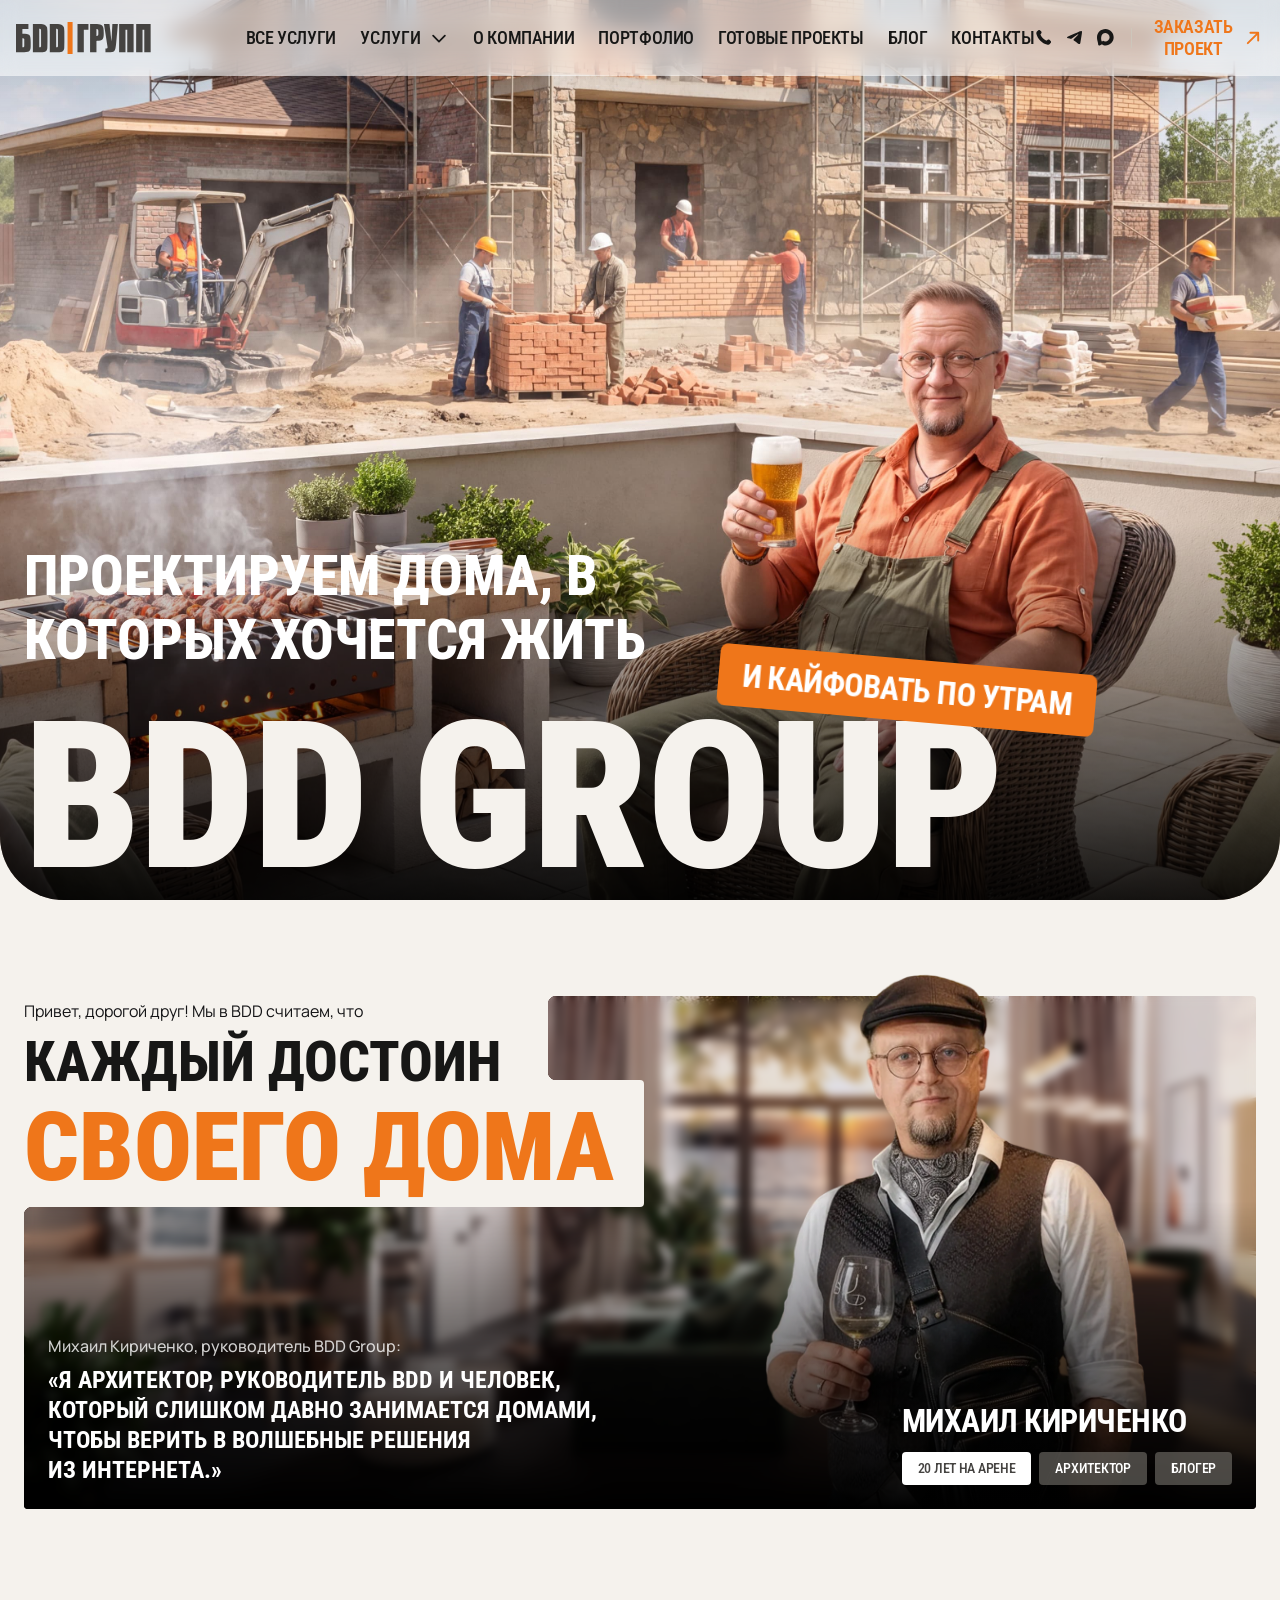
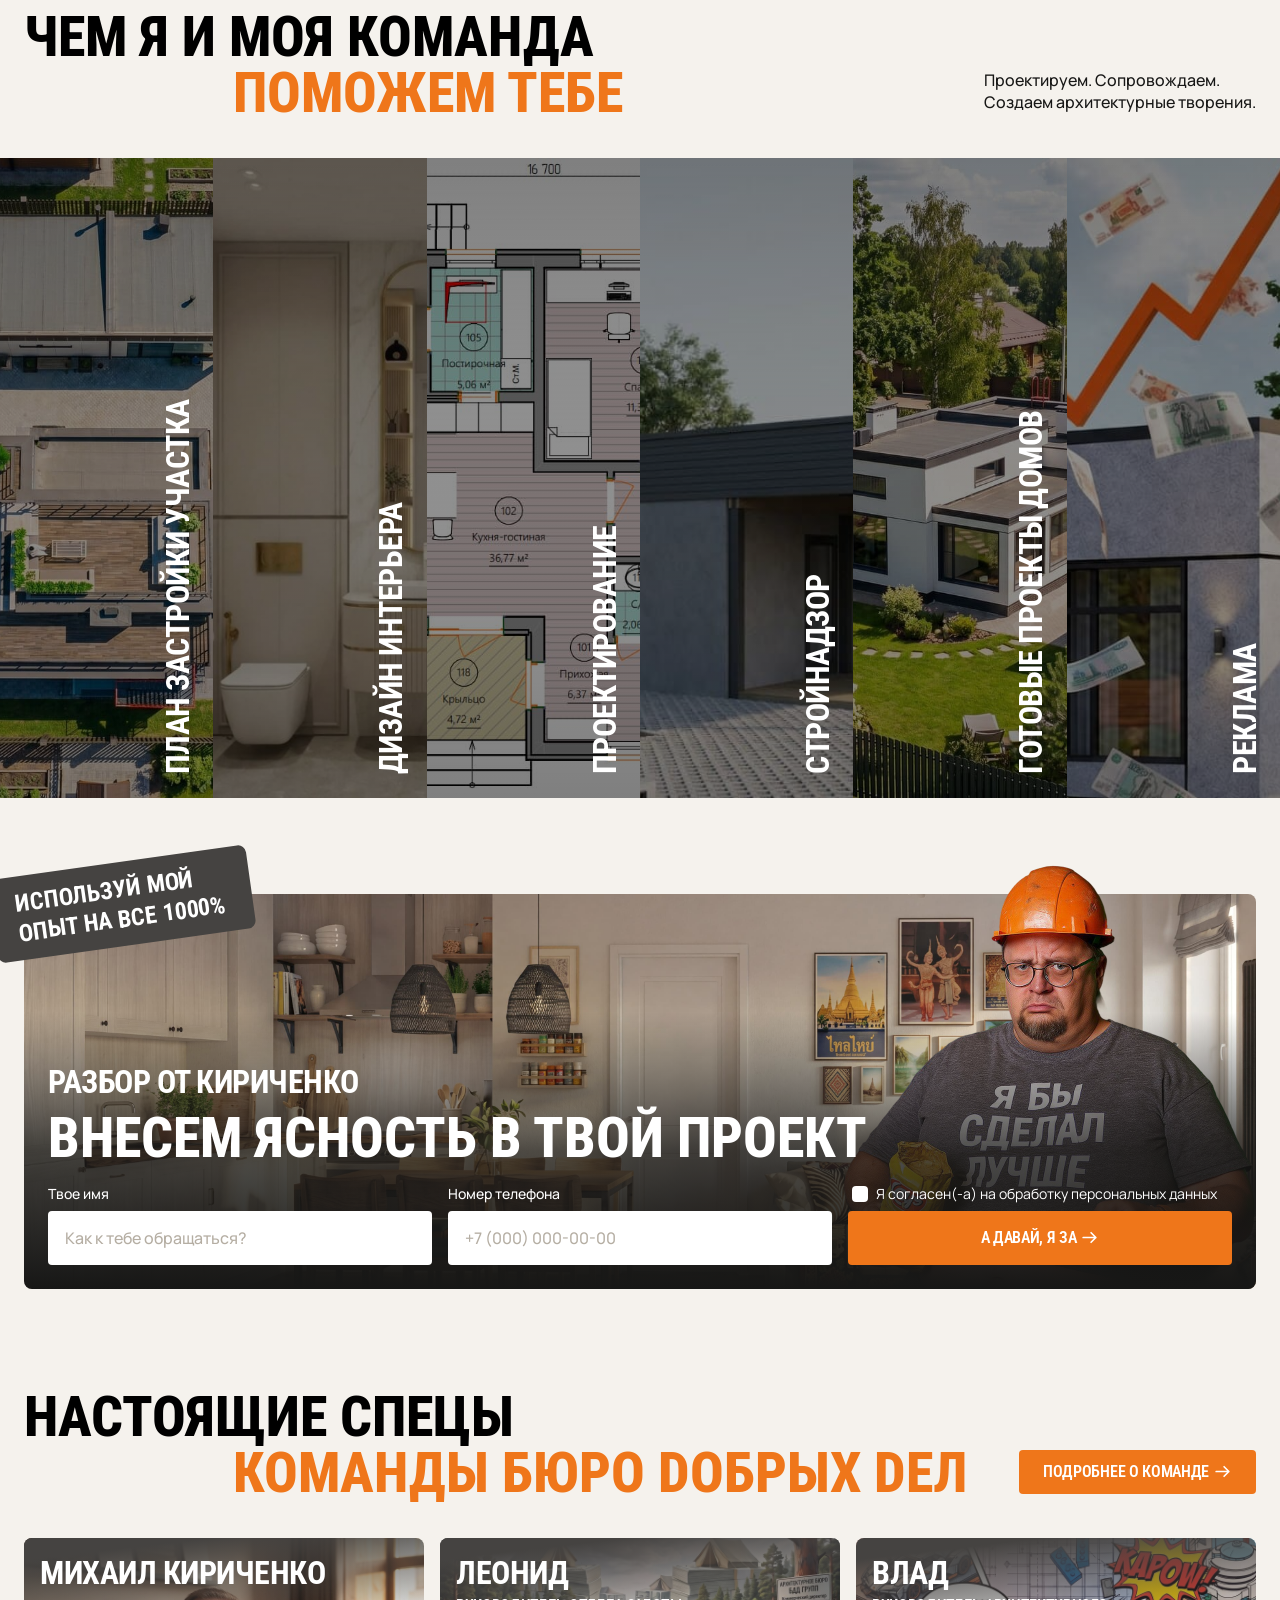
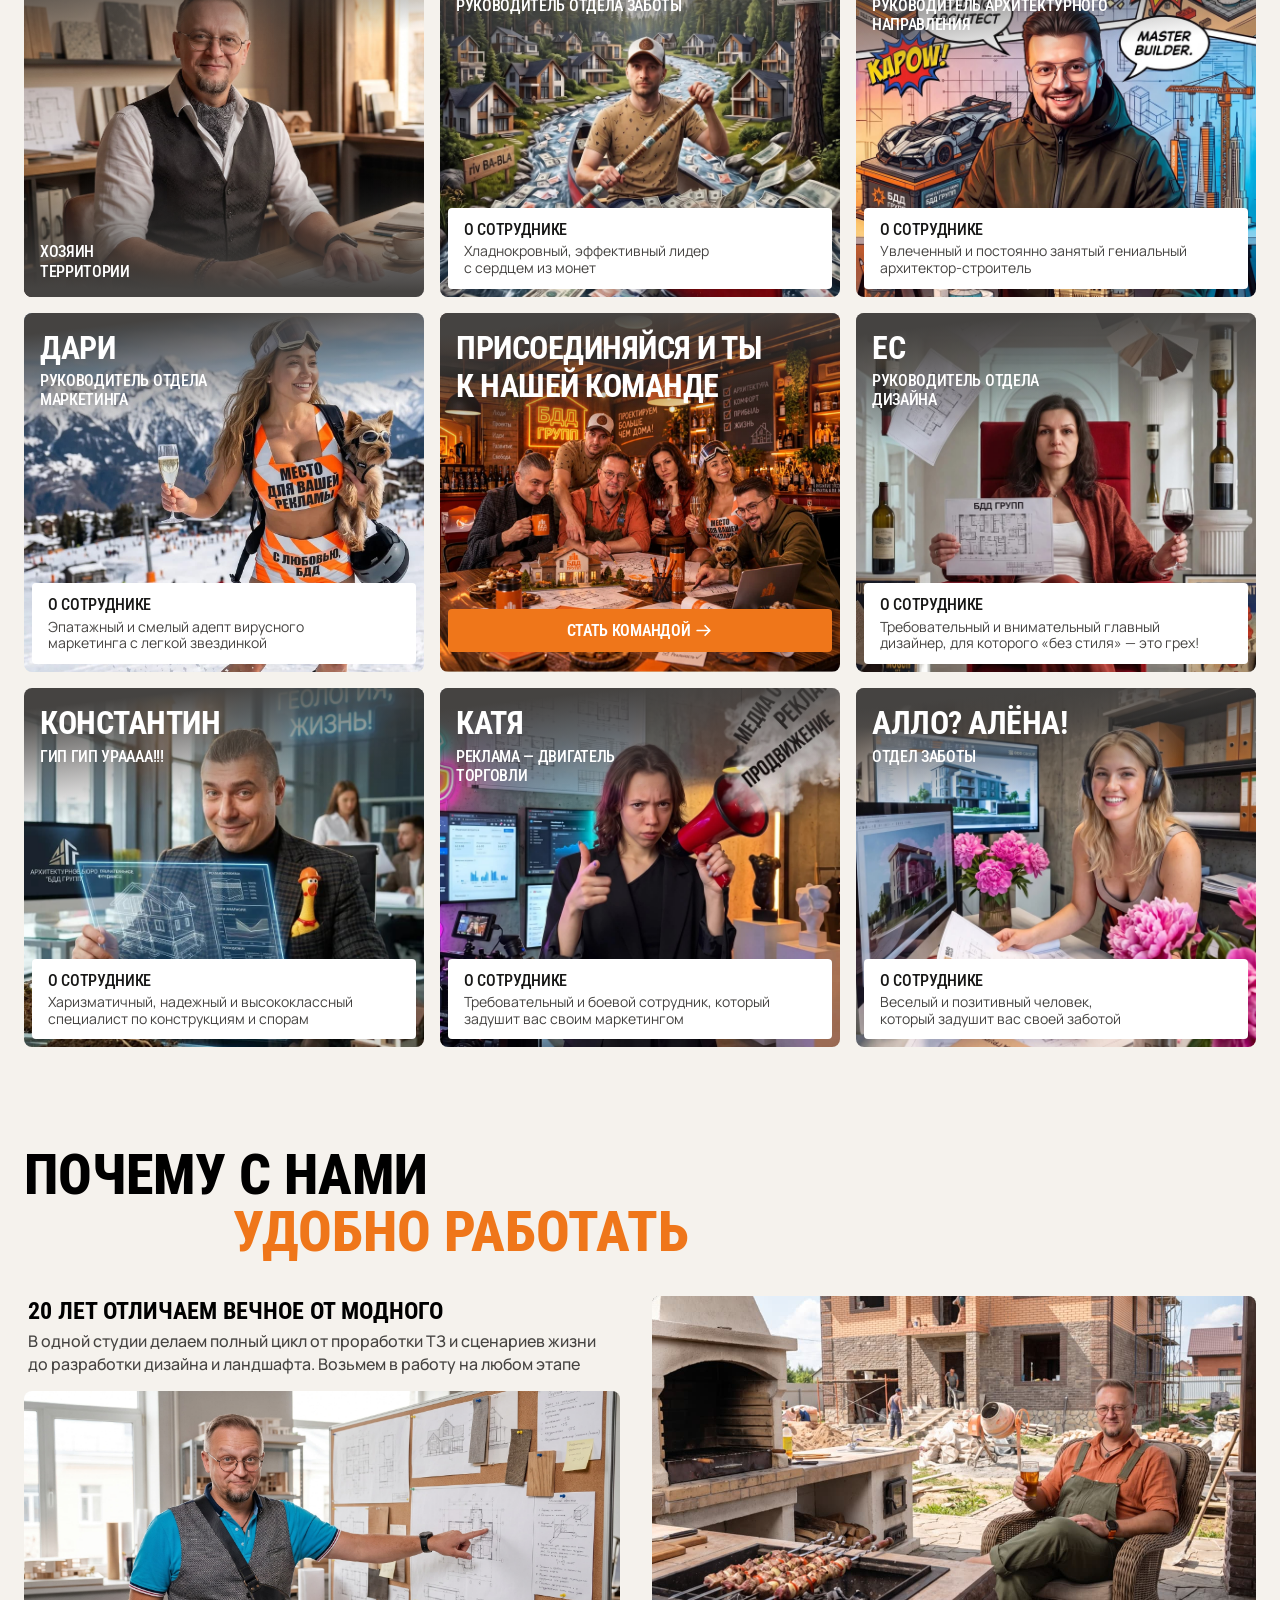
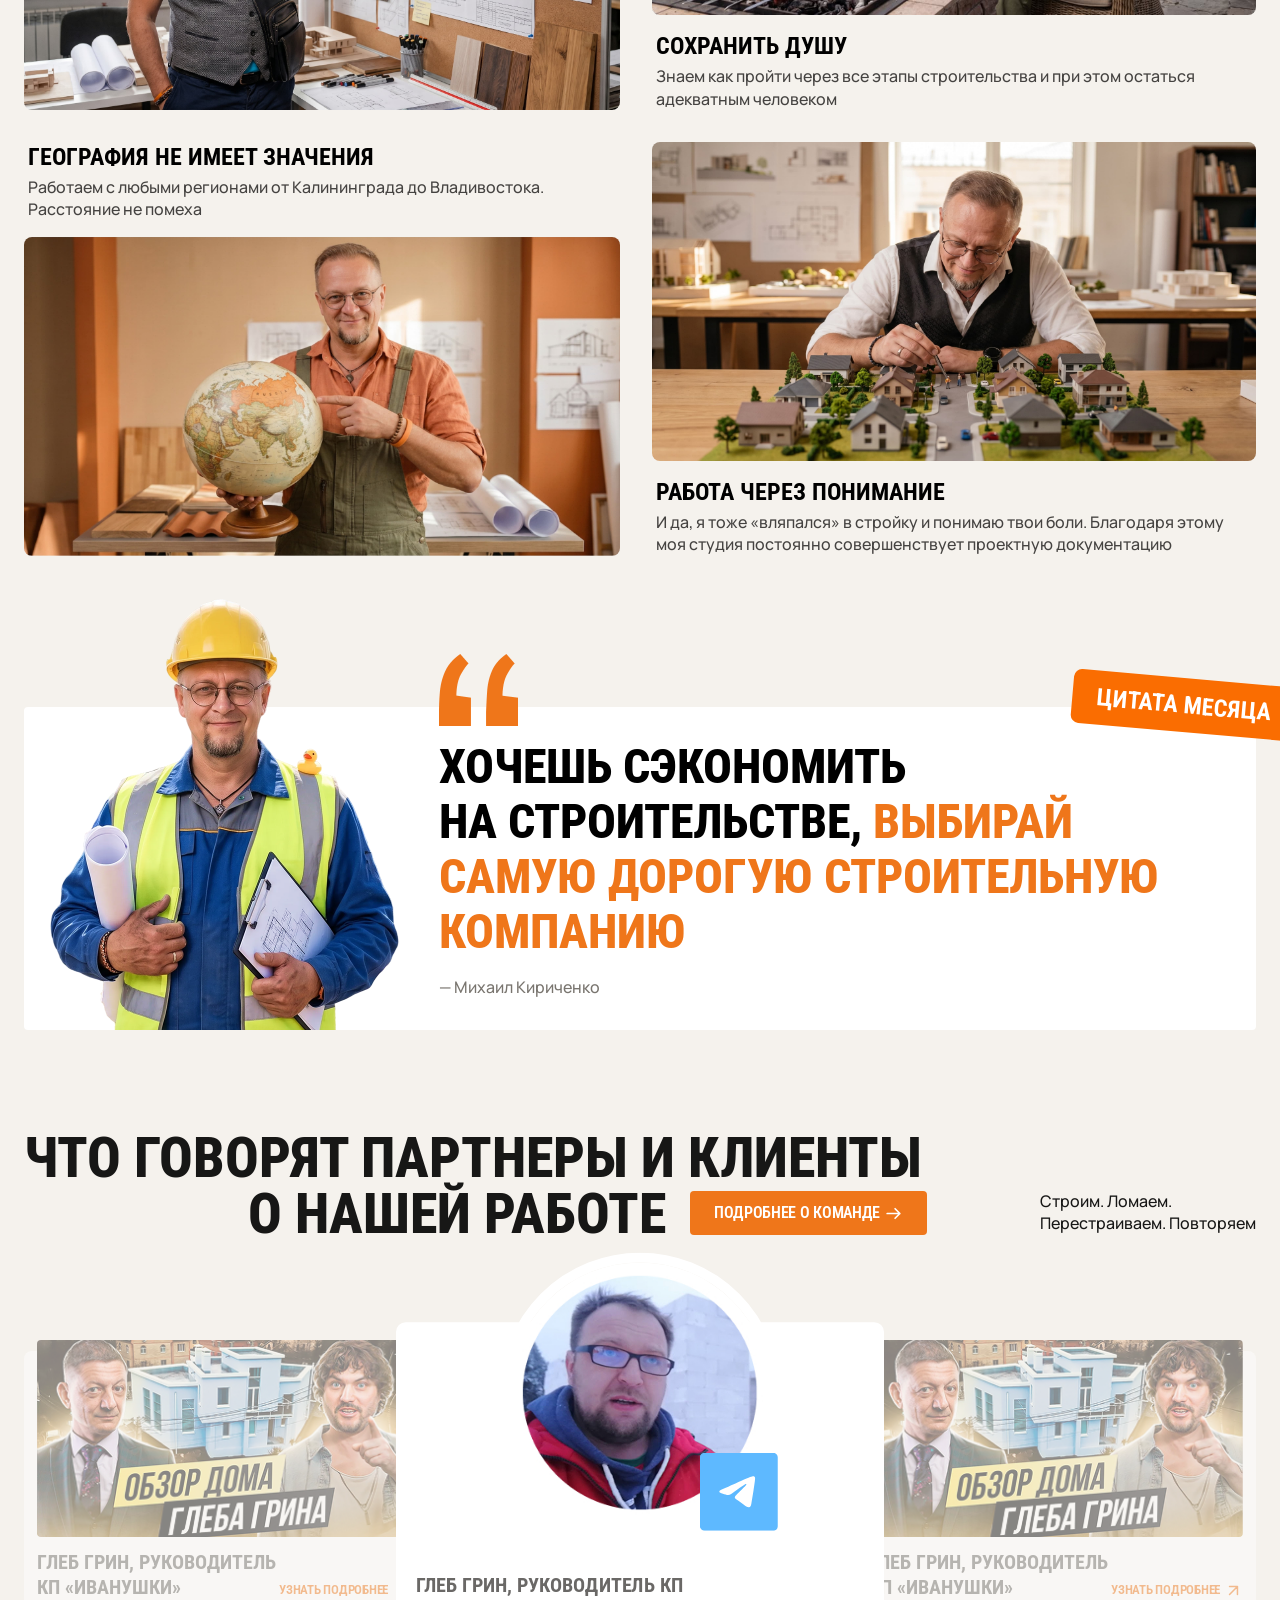
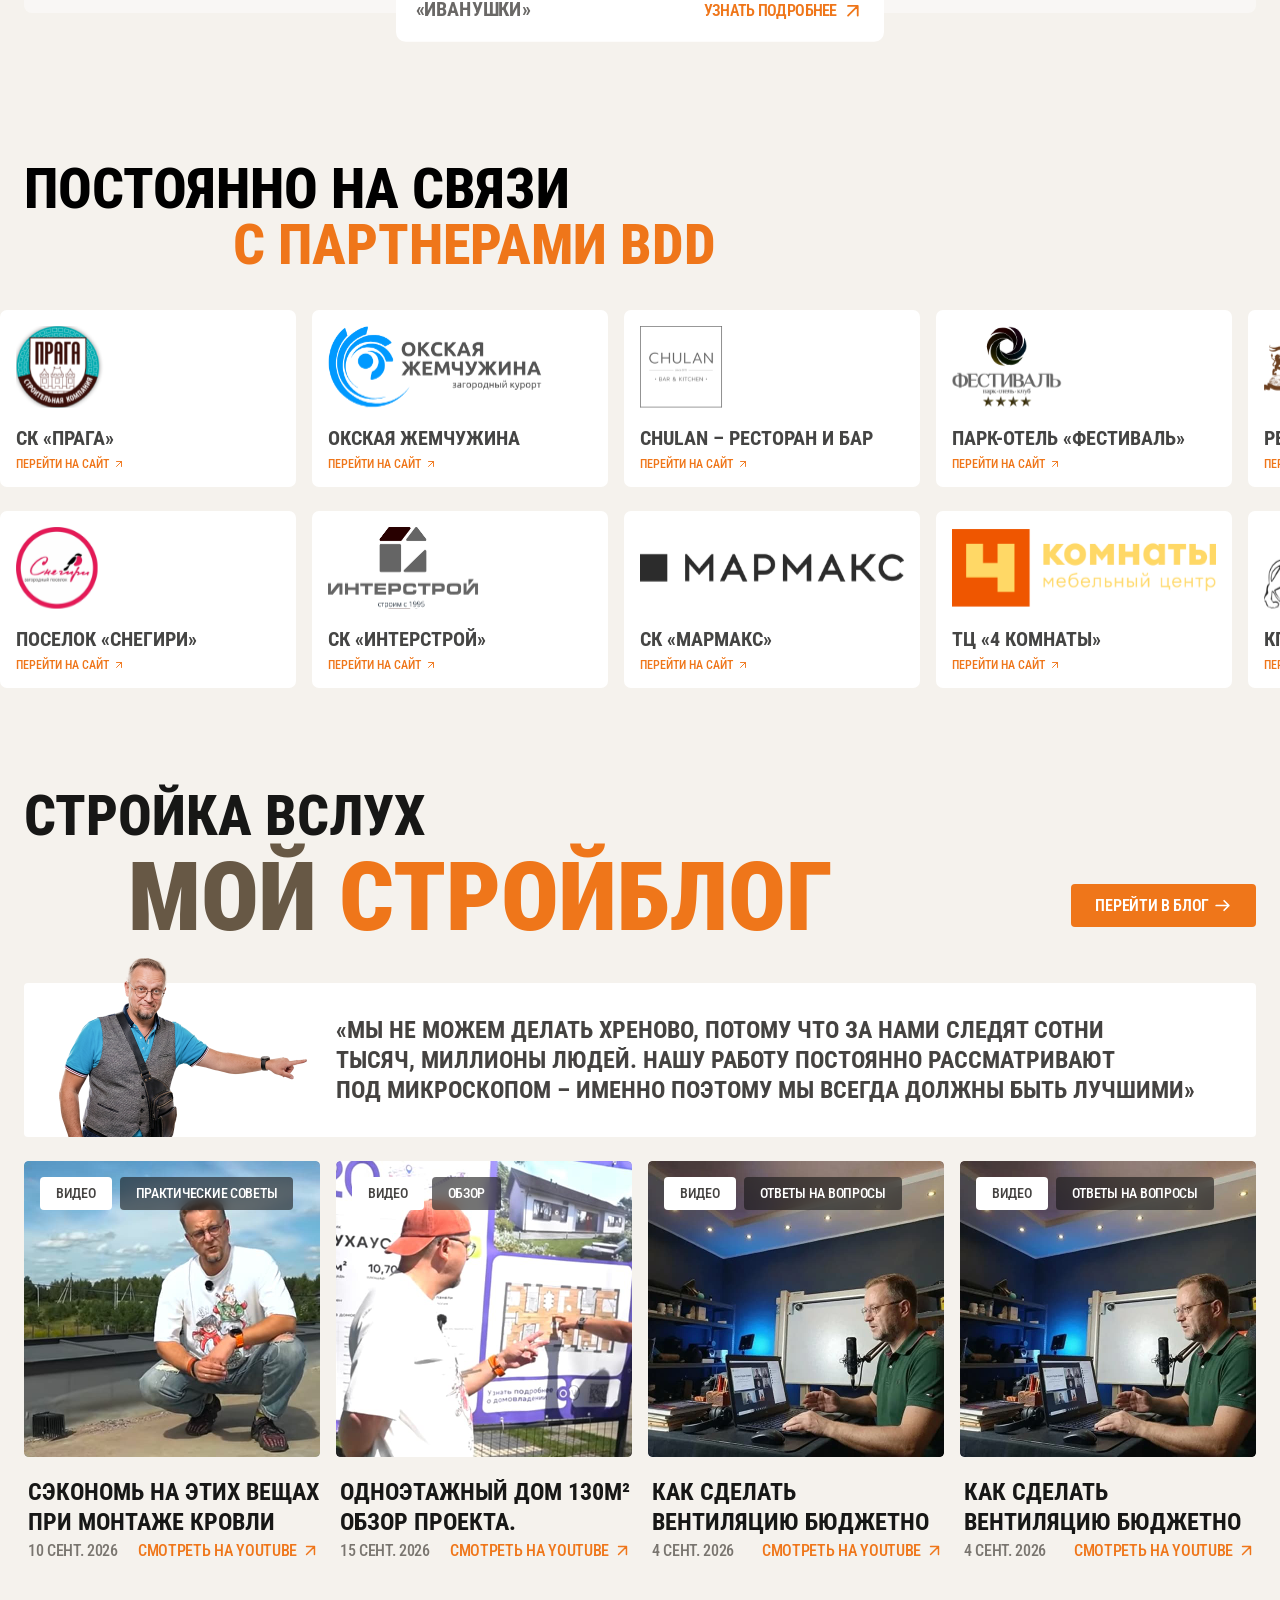
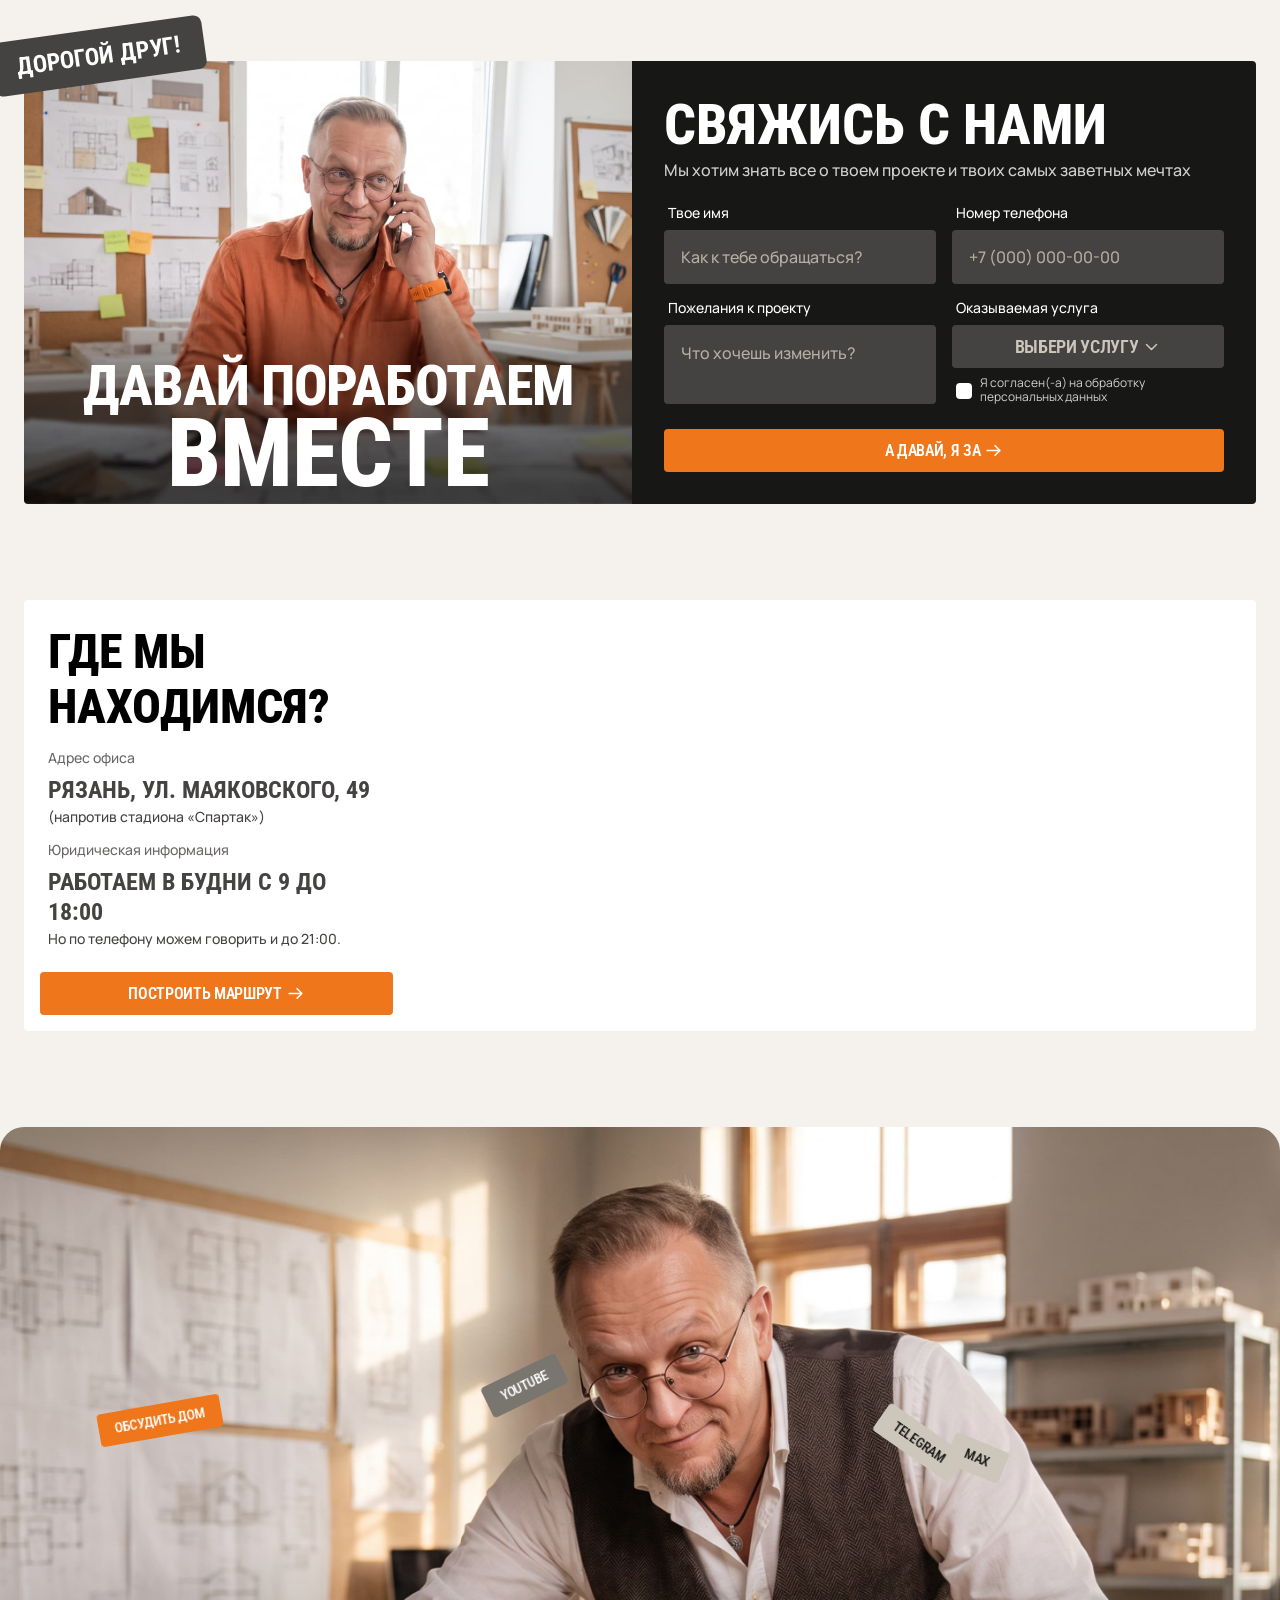
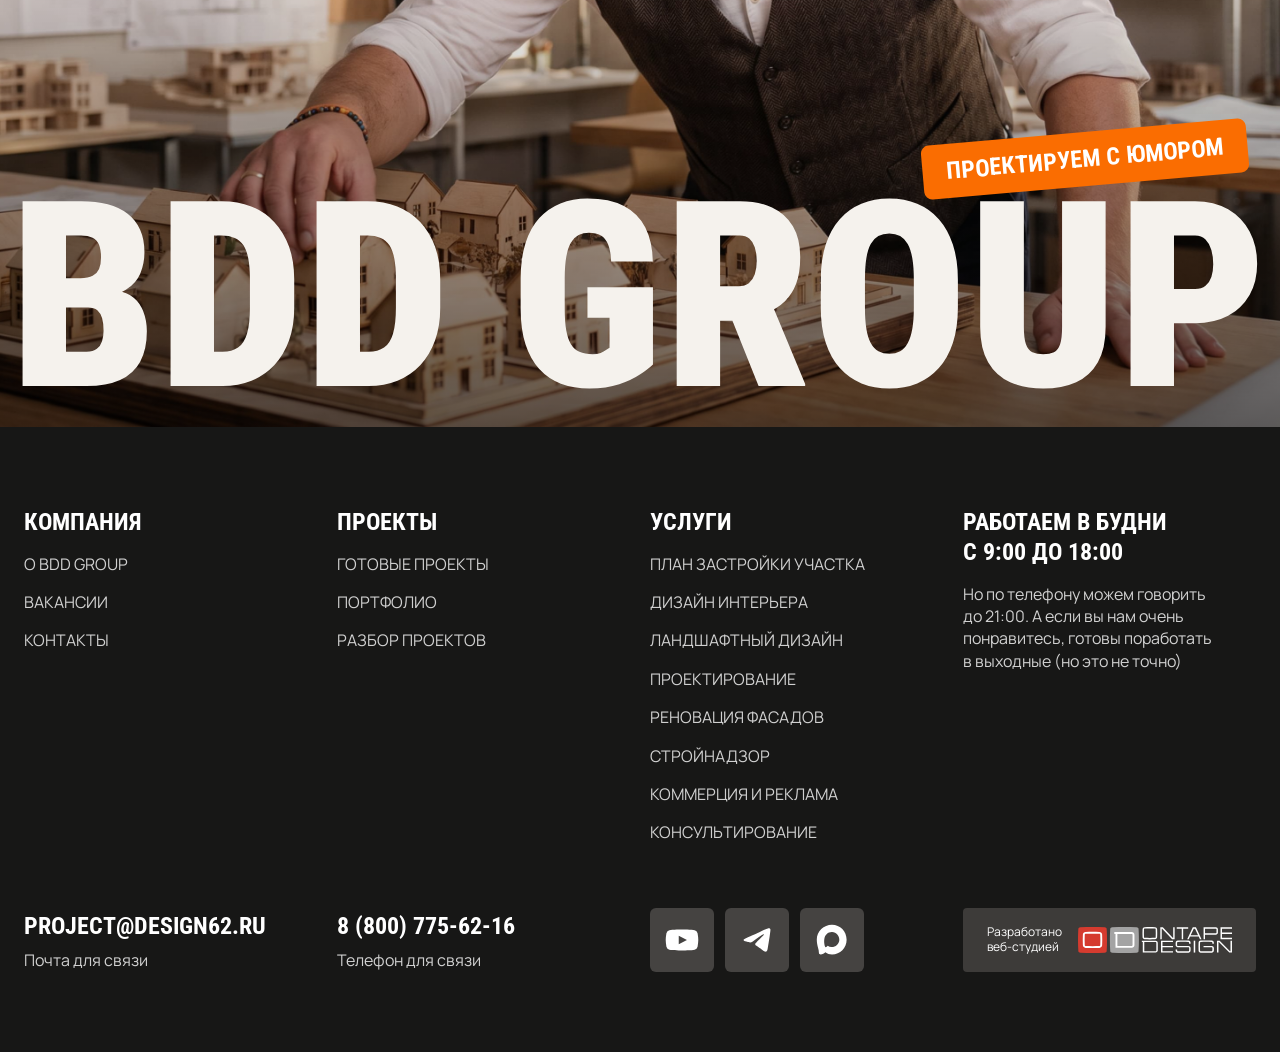
<file: index.html>
<!DOCTYPE html>
<html lang="en">

<head>
    <meta charset="UTF-8">
    <meta name="viewport" content="width=device-width, initial-scale=1.0">
    <title>Главная</title>
    <link rel="stylesheet" href="https://cdn.jsdelivr.net/npm/swiper@11.1.14/swiper-bundle.min.css">
    <link rel="stylesheet" href="assets/style/style.css">
    <link rel="stylesheet" href="assets/style/service.css">
    <link rel="stylesheet" href="assets/style/contacts.css">
    <link rel="stylesheet" href="assets/style/blog.css">
</head>

<body>
    <header class="header">
        <div class="header_container">
            <div class="header_logo">
                <a href="./index.html" class="header_logo__image">
                    <img src="assets/images/logo/bdd_logo_ru.svg" alt="Логотип">
                </a>
            </div>
            <nav class="header_nav header_rc" id="header-nav">
                <a href="./services.html" class="header_link mobile">Все услуги</a>
                <div class="header_nav__item header_dropdown">

                    <button type="button" class="header_link header_dropdown__toggle" aria-expanded="false"
                        aria-controls="services-menu">
                        Услуги
                        <svg xmlns="http://www.w3.org/2000/svg" width="20" height="20" viewBox="0 0 17 17" fill="none"
                            aria-hidden="true">
                            <path d="M3.5 6.5L8.5 11.5L13.5 6.5" stroke="currentColor" stroke-width="1.5"
                                stroke-linecap="round" stroke-linejoin="round" />
                        </svg>
                    </button>

                    <div class="header_dropdown__panel" id="services-menu">
                        <ul class="header_dropdown__list header_medium_rc">
                            <li><a href="./service_page_pzu.html" class="header_dropdown__link is-active"
                                    data-img="assets/images/pzu/hero_section.jpg">План застройки участка</a></li>
                            <li><a href="./service_page_interior.html" class="header_dropdown__link"
                                    data-img="assets/images/interior/hero_section_interior.jpg">Дизайн интерьера</a>
                            </li>
                            <li><a href="/services/landscape/" class="header_dropdown__link"
                                    data-img="assets/images/interior/hero_section_interior.jpg">Ландшафтный дизайн</a>
                            </li>
                            <li><a href="./service_page_project.html" class="header_dropdown__link"
                                    data-img="assets/images/service_project/hero_section_project.jpg">Проектирование</a>
                            </li>
                            <li><a href="/services/facades/" class="header_dropdown__link"
                                    data-img="assets/images/service_project/hero_section_project.jpg">Реновация
                                    фасадов</a></li>
                            <li><a href="./service_page_supervision.html" class="header_dropdown__link"
                                    data-img="assets/images/supervision/hero_section.jpg">Стройнадзор</a></li>
                            <li><a href="./service_page_bddmedia.html" class="header_dropdown__link"
                                    data-img="assets/images/bddmedia/hero_section.jpg">Коммерция и реклама</a></li>
                            <li><a href="/services/consulting/" class="header_dropdown__link"
                                    data-img="assets/images/supervision/hero_section.jpg">Консультирование</a></li>
                        </ul>

                        <div class="header_dropdown__media"></div>
                    </div>
                </div>

                <a href="./about.html" class="header_link">О компании</a>
                <a href="./portfolio.html" class="header_link">Портфолио</a>
                <a href="./projects.html" class="header_link">Готовые проекты</a>
                <a href="./blog.html" class="header_link">Блог</a>
                <a href="./contacts.html" class="header_link">Контакты</a>
                <div class="header_nav__footer">
                    <button type="button" class="primary_btn orange_btn header_nav__cta tertiary_btn">
                        Заказать проект
                    </button>
                </div>
            </nav>
            <div class="header_buttons">
                <ul class="header_contacts">
                    <li>
                        <a href="tel:+70000000000" class="header_contact" aria-label="Позвонить">
                            <svg xmlns="http://www.w3.org/2000/svg" width="19" height="19" viewBox="0 0 19 19"
                                fill="none">
                                <path
                                    d="M6.63439 7.0089C7.18538 8.15654 7.93653 9.2321 8.88772 10.1834C9.83899 11.1346 10.9146 11.8858 12.0622 12.4368C12.1609 12.4841 12.2103 12.5079 12.2727 12.5261C12.4947 12.5907 12.7672 12.5443 12.9551 12.4097C13.0081 12.3718 13.0533 12.3266 13.1438 12.2361C13.4206 11.9592 13.559 11.8209 13.6981 11.7304C14.2229 11.3892 14.8995 11.3892 15.4243 11.7304C15.5635 11.8209 15.7018 11.9592 15.9786 12.2361L16.1328 12.3903C16.5536 12.8111 16.7639 13.0214 16.8782 13.2474C17.1055 13.6966 17.1055 14.2273 16.8782 14.6766C16.7639 14.9025 16.5536 15.1129 16.1328 15.5336L16.0081 15.6584C15.5888 16.0777 15.3792 16.2874 15.0941 16.4474C14.7778 16.6251 14.2866 16.7529 13.9238 16.7517C13.597 16.7508 13.3735 16.6874 12.9266 16.5606C10.5252 15.8789 8.25914 14.593 6.36869 12.7025C4.4782 10.812 3.19216 8.54588 2.51056 6.14447C2.38373 5.69762 2.32031 5.47419 2.31934 5.14727C2.31826 4.78452 2.446 4.2933 2.62367 3.97702C2.78378 3.69199 2.99342 3.48235 3.41271 3.06306L3.5375 2.93827C3.95823 2.51755 4.1686 2.30718 4.39452 2.19291C4.84384 1.96565 5.37446 1.96565 5.82378 2.19291C6.04971 2.30718 6.26008 2.51755 6.6808 2.93827L6.83507 3.09254C7.11184 3.36931 7.25023 3.5077 7.3407 3.64685C7.68191 4.17165 7.68191 4.84819 7.3407 5.37298C7.25023 5.51213 7.11184 5.65052 6.83507 5.92729C6.74458 6.01779 6.69933 6.06304 6.66145 6.11593C6.52686 6.30389 6.48039 6.57643 6.54509 6.79838C6.56329 6.86084 6.58699 6.91019 6.63439 7.0089Z"
                                    fill="#171716" />
                            </svg>
                        </a>
                    </li>
                    <li>
                        <a href="https://t.me/username" class="header_contact" target="_blank" rel="noopener"
                            aria-label="Telegram">
                            <svg xmlns="http://www.w3.org/2000/svg" width="19" height="19" viewBox="0 0 19 19"
                                fill="none">
                                <path
                                    d="M3.03117 8.59642C7.05769 6.76182 9.74268 5.55233 11.0861 4.96797C14.9219 3.2995 15.7189 3.00967 16.2384 3.0001C16.3527 2.998 16.6082 3.02761 16.7737 3.16804C16.9134 3.28661 16.9518 3.44679 16.9702 3.55921C16.9886 3.67163 17.0115 3.92773 16.9933 4.12784C16.7855 6.41185 15.8861 11.9545 15.4285 14.5127C15.2349 15.5951 14.8536 15.958 14.4845 15.9936C13.6824 16.0707 13.0734 15.4392 12.2965 14.9067C11.0809 14.0733 10.3941 13.5545 9.21409 12.7413C7.8504 11.8015 8.73442 11.285 9.51159 10.4409C9.71497 10.22 13.249 6.8583 13.3174 6.55334C13.326 6.5152 13.3339 6.37304 13.2532 6.29797C13.1724 6.2229 13.0532 6.24857 12.9672 6.26899C12.8453 6.29792 10.9033 7.64029 7.14115 10.2961C6.58991 10.6919 6.09062 10.8848 5.64327 10.8747C5.15011 10.8635 4.20146 10.5831 3.49623 10.3433C2.63124 10.0493 1.94377 9.89383 2.00363 9.39445C2.03481 9.13434 2.37733 8.86833 3.03117 8.59642Z"
                                    fill-rule="evenodd" clip-rule="evenodd" fill="#171716" />
                            </svg>
                        </a>
                    </li>
                    <li>
                        <a href="https://max.ru/username" class="header_contact" target="_blank" rel="noopener"
                            aria-label="Max">
                            <svg xmlns="http://www.w3.org/2000/svg" width="19" height="19" viewBox="0 0 38 38"
                                fill="none">
                                <path
                                    d="M19.0248 35.0944C15.7535 35.0944 14.2333 34.6169 11.5909 32.7066C9.91943 34.8556 4.62657 36.5351 4.39572 33.6617C4.39572 31.5048 3.91817 29.6822 3.37694 27.6924C2.73225 25.2409 2 22.5109 2 18.5552C2 9.10758 9.7523 2 18.9372 2C28.1301 2 35.3332 9.45779 35.3332 18.6427C35.3641 27.6856 28.0676 35.0462 19.0248 35.0944ZM19.1601 10.1661C14.687 9.93535 11.2008 13.0315 10.4288 17.8866C9.79208 21.906 10.9223 26.8009 11.8853 27.0556C12.347 27.167 13.509 26.2279 14.2333 25.5036C15.431 26.3309 16.8256 26.8279 18.2766 26.9442C22.9115 27.1671 26.8718 23.6386 27.183 19.0089C27.3641 14.3693 23.7956 10.4396 19.1601 10.1741V10.1661Z"
                                    fill-rule="evenodd" clip-rule="evenodd" fill="#171716" />
                            </svg>
                        </a>
                    </li>
                </ul>

                <span class="header_divider" aria-hidden="true"></span>

                <button type="button" class="header_cta tertiary_btn">Заказать проект</button>
                <button type="button" class="header_burger" aria-label="Открыть меню" aria-expanded="false"
                    aria-controls="header-nav">
                    <span></span>
                    <span></span>
                    <span></span>
                </button>
            </div>
        </div>
    </header>
    <main>
        <section class="hero_section main">
            <div class="hero_image_bg">
                <img class="hero_image cover" src="./assets/images/main/hero_section.jpg" alt="Главный экран">
            </div>
            <div class="hero_block">
                <div class="hero_block_content container">
                    <h2 class="hero_slogan h2_rc m_header_button_rc">проектируем дома,
                        в которых хочется жить</h2>
                    <div class="hero_title">
                        <div class="hero_chip chip orange_chip">
                            <h4 class="h4_rc m_header_button_rc">и кайфовать по утрам</h4>
                        </div>
                        <h1 class="hero_black_rc main">
                            BDD GROUP
                        </h1>
                    </div>
                </div>
            </div>
        </section>

        <section class="intro_section section">
            <div class="container">
                <div class="intro_card">
                    <div class="intro_card__bg">
                        <img src="./assets/images/main/intro_bg.jpg" alt="" class="cover">
                        <div class="intro_card__blur"></div>
                    </div>

                    <img src="./assets/images/main/intro_person.png" alt="Михаил Кириченко" class="intro_card__person">
                    <div class="intro_card__shade"></div>


                    <div class="intro_card__head">
                        <div class="intro_card__head-top">
                            <p class="intro_card__pretitle body_reg_mr ">Привет, дорогой друг! Мы в BDD считаем, что
                            </p>
                            <p class="intro_card__line h2_rc">Каждый достоин</p>
                        </div>
                        <div class="intro_card__head-bottom">
                            <p class="intro_card__line intro_card__line--accent h1_rc">своего дома</p>
                        </div>
                    </div>

                    <div class="intro_card__quote">
                        <p class="intro_card__quote-author body_medium_mr">Михаил Кириченко, руководитель BDD Group:</p>
                        <blockquote class="intro_card__quote-text h5_rc">«Я архитектор, руководитель BDD и&nbsp;человек,
                            который слишком давно занимается домами, чтобы верить в&nbsp;волшебные решения
                            из&nbsp;интернета.»</blockquote>
                    </div>

                    <div class="intro_card__author">
                        <p class="intro_card__name h4_rc">Михаил Кириченко</p>
                        <div class="intro_card__tags">
                            <span class="chip chip_light_filled tabs_medium_rc micro_tabs_mr">20 лет на арене</span>
                            <span class="chip chip_dark_filled tabs_medium_rc micro_tabs_mr">Архитектор</span>
                            <span class="chip chip_dark_filled tabs_medium_rc micro_tabs_mr">Блогер</span>
                        </div>
                    </div>
                </div>
            </div>
        </section>

        <section class="services_section section">
            <div class="container">
                <div class="section_top">
                    <h2 class="section_title h2_rc">Чем я и моя команда<span>поможем тебе</span></h2>
                    <p class="services_section__desc body_medium_mr">Проектируем. Сопровождаем.<br>Создаем архитектурные
                        творения.</p>
                </div>
            </div>

            <div class="services_list">
                <a href="/services/plan/" class="services_item">
                    <div class="services_item__bg"><img src="./assets/images/main/plot.jpg" alt="" class="cover"></div>
                    <img src="./assets/images/main/plot_1.png" alt="" class="services_item__person">
                    <h4 class="services_item__title h4_rc">План застройки участка</h4>
                </a>
                <a href="/services/interior/" class="services_item">
                    <div class="services_item__bg"><img src="./assets/images/main/design.jpg" alt="" class="cover">
                    </div>
                    <img src="./assets/images/main/design_1.png" alt="" class="services_item__person">
                    <h4 class="services_item__title h4_rc">Дизайн интерьера</h4>
                </a>
                <a href="/services/design/" class="services_item">
                    <div class="services_item__bg"><img src="./assets/images/main/plan.jpg" alt="" class="cover"></div>
                    <img src="./assets/images/main/plan_1.png" alt="" class="services_item__person">
                    <h4 class="services_item__title h4_rc">Проектирование</h4>
                </a>
                <a href="/services/supervision/" class="services_item">
                    <div class="services_item__bg"><img src="./assets/images/main/supervision.jpg" alt="" class="cover">
                    </div>
                    <img src="./assets/images/main/supervision_1.png" alt="" class="services_item__person">
                    <h4 class="services_item__title h4_rc">Стройнадзор</h4>
                </a>
                <a href="/projects/" class="services_item">
                    <div class="services_item__bg"><img src="./assets/images/main/projects.jpg" alt="" class="cover">
                    </div>
                    <img src="./assets/images/main/projects1.png" alt="" class="services_item__person">
                    <h4 class="services_item__title h4_rc">Готовые проекты домов</h4>
                </a>
                <a href="/services/ads/" class="services_item">
                    <div class="services_item__bg"><img src="./assets/images/main/advertisement.jpg" alt=""
                            class="cover"></div>
                    <img src="./assets/images/main/advertisement_1.png" alt="" class="services_item__person">
                    <h4 class="services_item__title h4_rc">Реклама</h4>
                </a>
            </div>
        </section>

        <section class="consult section main">
            <div class="container">
                <div class="consult_banner">
                    <div class="plaque">
                        <h5 class="plaque_text h5_rc m_buttons_semibold_rc">Используй мой опыт на все 1000%</h5>
                    </div>

                    <div class="consult_media">
                        <img src="./assets/images/feedback/cta_main.jpg" alt="" class="consult_media_bg cover">
                        <img src="./assets/images/feedback/kirichenko.png" alt="" class="consult_media_human">
                    </div>

                    <div class="consult_content">
                        <div class="consult_head">
                            <p class="consult_pretitle h4_rc">Разбор от Кириченко</p>
                            <h2 class="consult_title h2_rc">Внесем ясность <br class="br-mob"> в твой проект</h2>
                        </div>

                        <form action="" class="consult_form">
                            <label class="field">
                                <span class="field_label cta_label caption_medium_mr">Твое имя</span>
                                <input type="text" name="name"
                                    class="field_input field_input__light body_medium_mr m_caption_reg"
                                    placeholder="Как к тебе обращаться?">
                            </label>

                            <label class="field">
                                <span class="field_label cta_label caption_medium_mr">Номер телефона</span>
                                <input type="tel" name="phone"
                                    class="field_input field_input__light body_medium_mr m_caption_reg"
                                    placeholder="+7 (000) 000-00-00">
                            </label>

                            <div class="field">
                                <label class="checkbox cta_label caption_reg_mr micro_mr_m">
                                    <input type="checkbox" name="agree" class="checkbox_input" required>
                                    <span class="checkbox_box"></span>
                                    Я согласен(-а) на обработку персональных данных
                                </label>
                                <button type="submit" class="primary_btn orange_btn consult_btn">А давай, я за</button>
                            </div>
                        </form>
                    </div>
                </div>
            </div>
        </section>

        <section class="team_section section">
            <div class="container">
                <div class="section_top">
                    <h2 class="section_title h2_rc">Настоящие спецы<span>команды Бюро Dобрых Dел</span></h2>
                    <a href="#" class="primary_btn orange_btn project_btn_arrow">Подробнее о команде</a>
                </div>

                <div class="swiper team_mobile_swiper">
                    <div class="swiper-wrapper team_cards">
                        <article class="swiper-slide team_card team_card--boss">
                            <img class="team_card__img" src="./assets/images/team/kirichenko.jpg"
                                alt="Михаил Кириченко">
                            <div class="team_card__head">
                                <h3 class="team_card__name h4_rc">Михаил Кириченко</h3>
                            </div>
                            <p class="team_card__job team_card__job--bottom buttons_medium_rc">Хозяин<br>территории</p>
                        </article>

                        <article class="swiper-slide team_card team_card--leonid">
                            <img class="team_card__img" src="./assets/images/team/leonid.jpg" alt="Леонид">
                            <div class="team_card__head">
                                <h3 class="team_card__name h4_rc">Леонид</h3>
                                <p class="team_card__job buttons_medium_rc">Руководитель отдела заботы</p>
                            </div>
                            <div class="team_card__about card">
                                <p class="team_card__about-title buttons_medium_rc">О сотруднике</p>
                                <p class="team_card__about-text caption_reg_mr">Хладнокровный, эффективный лидер
                                    с&nbsp;сердцем&nbsp;из&nbsp;монет</p>
                            </div>
                        </article>

                        <article class="swiper-slide team_card team_card--vlad">
                            <img class="team_card__img" src="./assets/images/team/vlad.jpg" alt="Влад">
                            <div class="team_card__head">
                                <h3 class="team_card__name h4_rc">Влад</h3>
                                <p class="team_card__job buttons_medium_rc">Руководитель архитектурного направления</p>
                            </div>
                            <div class="team_card__about card">
                                <p class="team_card__about-title buttons_medium_rc">О сотруднике</p>
                                <p class="team_card__about-text caption_reg_mr">Увлеченный и постоянно занятый
                                    гениальный
                                    архитектор-строитель</p>
                            </div>
                        </article>

                        <article class="swiper-slide team_card team_card--dari">
                            <img class="team_card__img" src="./assets/images/team/dari.jpg" alt="Дари">
                            <div class="team_card__head">
                                <h3 class="team_card__name h4_rc">Дари</h3>
                                <p class="team_card__job buttons_medium_rc">Руководитель отдела<br>маркетинга</p>
                            </div>
                            <div class="team_card__about card">
                                <p class="team_card__about-title buttons_medium_rc">О сотруднике</p>
                                <p class="team_card__about-text caption_reg_mr">Эпатажный и смелый адепт вирусного
                                    маркетинга&nbsp;с&nbsp;легкой звездинкой</p>
                            </div>
                        </article>

                        <article class="swiper-slide team_card team_card--join">
                            <img class="team_card__img" src="./assets/images/team/team.jpg" alt="Команда BDD GROUP">
                            <div class="team_card__head">
                                <h3 class="team_card__name h4_rc">Присоединяйся и ты к&nbsp;нашей команде</h3>
                            </div>
                            <a href="#" class="team_card__btn primary_btn orange_btn project_btn_arrow">Стать
                                командой</a>
                        </article>

                        <article class="swiper-slide team_card team_card--ec">
                            <img class="team_card__img" src="./assets/images/team/ec.jpg" alt="Ес">
                            <div class="team_card__head">
                                <h3 class="team_card__name h4_rc">Ес</h3>
                                <p class="team_card__job buttons_medium_rc">Руководитель отдела<br>дизайна</p>
                            </div>
                            <div class="team_card__about card">
                                <p class="team_card__about-title buttons_medium_rc">О сотруднике</p>
                                <p class="team_card__about-text caption_reg_mr">Требовательный и внимательный главный
                                    дизайнер,&nbsp;для которого «без стиля» — это грех!</p>
                            </div>
                        </article>

                        <article class="swiper-slide team_card team_card--konstantin">
                            <img class="team_card__img" src="./assets/images/team/konstantin.jpg" alt="Константин">
                            <div class="team_card__head">
                                <h3 class="team_card__name h4_rc">Константин</h3>
                                <p class="team_card__job buttons_medium_rc">ГИП ГИП ураааа!!!</p>
                            </div>
                            <div class="team_card__about card">
                                <p class="team_card__about-title buttons_medium_rc">О сотруднике</p>
                                <p class="team_card__about-text caption_reg_mr">Харизматичный, надежный и высококлассный
                                    специалист по&nbsp;конструкциям и&nbsp;спорам</p>
                            </div>
                        </article>

                        <article class="swiper-slide team_card team_card--katya">
                            <img class="team_card__img" src="./assets/images/team/katya.jpg" alt="Катя">
                            <div class="team_card__head">
                                <h3 class="team_card__name h4_rc">Катя</h3>
                                <p class="team_card__job buttons_medium_rc">Реклама — двигатель<br>торговли</p>
                            </div>
                            <div class="team_card__about card">
                                <p class="team_card__about-title buttons_medium_rc">О сотруднике</p>
                                <p class="team_card__about-text caption_reg_mr">Требовательный и боевой сотрудник,
                                    который
                                    задушит вас своим маркетингом</p>
                            </div>
                        </article>

                        <article class="swiper-slide team_card team_card--alyona">
                            <img class="team_card__img" src="./assets/images/team/alyona.jpg" alt="Алёна">
                            <div class="team_card__head">
                                <h3 class="team_card__name h4_rc">Алло? Алёна!</h3>
                                <p class="team_card__job buttons_medium_rc">Отдел заботы</p>
                            </div>
                            <div class="team_card__about card">
                                <p class="team_card__about-title buttons_medium_rc">О сотруднике</p>
                                <p class="team_card__about-text caption_reg_mr">Веселый и позитивный человек,
                                    который&nbsp;задушит&nbsp;вас своей заботой</p>
                            </div>
                        </article>
                    </div>
                </div>
            </div>
        </section>
        <section class="reasons section">
            <div class="container">
                <div class="section_top">
                    <h2 class="section_title h2_rc">Почему с нами<span>удобно работать</span></h2>
                </div>
                <div class="reasons_cards">
                    <div class="reasons_card">
                        <div class="reason_content">
                            <h5 class="reason_title h5_rc m_header_button_rc">20 лет отличаем вечное от модного</h5>
                            <p class="reason_description body_medium_mr">В одной студии делаем полный цикл от проработки
                                ТЗ и
                                сценариев жизни до разработки дизайна и ландшафта. Возьмем в работу на любом этапе</p>
                        </div>
                        <img src="./assets/images/main/reason1.jpg" alt="" class="reason_image">
                    </div>
                    <div class="reasons_card">
                        <img src="./assets/images/main/reason2.jpg" alt="" class="reason_image">
                        <div class="reason_content">
                            <h5 class="reason_title h5_rc m_header_button_rc">Сохранить душу</h5>
                            <p class="reason_description body_medium_mr">Знаем как пройти через все этапы строительства
                                и при этом остаться адекватным человеком</p>
                        </div>
                    </div>
                    <div class="reasons_card">
                        <div class="reason_content">
                            <h5 class="reason_title h5_rc m_header_button_rc">География не имеет значения</h5>
                            <p class="reason_description body_medium_mr">Работаем с любыми регионами от Калининграда
                                до Владивостока. Расстояние не помеха</p>
                        </div>
                        <img src="./assets/images/main/reason3.jpg" alt="" class="reason_image">
                    </div>
                    <div class="reasons_card">
                        <img src="./assets/images/main/reason4.jpg" alt="" class="reason_image">
                        <div class="reason_content">
                            <h5 class="reason_title h5_rc m_header_button_rc">Работа через понимание</h5>
                            <p class="reason_description body_medium_mr">И да, я тоже «вляпался» в стройку и понимаю
                                твои боли. Благодаря этому моя студия постоянно совершенствует проектную документацию
                            </p>
                        </div>
                    </div>
                </div>

            </div>
        </section>
        <section class="quote_month section">
            <div class="container">
                <div class="quote_month_card card">
                    <img src="./assets/images/main/quote_month_image.png" alt="" class="quote_month_image">
                    <div class="slogan chip orange_chip">
                        <h5 class="h5_rc micro_tabs_mr">Цитата месяца</h5>
                    </div>
                    <div class="quote_month_content">
                        <img src="./assets/images/main/quotes.png" alt="" class="quotes">
                        <h3 class="quote_month_title h3_rc">Хочешь сэкономить на строительстве, <span>выбирай самую
                                дорогую строительную компанию</span></h3>
                        <p class="quote_month_author body_medium_mr">— Михаил Кириченко</p>
                    </div>
                </div>
            </div>
        </section>

        <section class="reviews_section section">
            <div class="container">
                <div class="section_top reviews_top">
                    <div class="reviews_heading">
                        <h2 class="reviews_title h2_rc">
                            <span class="reviews_title__line">Что говорят <br class="br-mob"> партнеры и клиенты</span>
                            <span class="reviews_title__line reviews_title__line--second">о нашей работе</span>
                        </h2>
                        <a href="#" class="primary_btn orange_btn reviews_btn">Подробнее о команде</a>
                    </div>
                    <p class="reviews_desc body_medium_mr">Строим. Ломаем.<br>Перестраиваем. Повторяем</p>
                </div>

                <div class="reviews_slider">
                    <div class="swiper reviews_swiper">
                        <div class="swiper-wrapper">
                            <article class="swiper-slide review_card">
                                <a href="https://youtube.com/..." class=" review_card__media--video" target="_blank"
                                    rel="noopener">
                                    <img src="./assets/images/main/review.jpg" alt="Обзор дома Глеба Грина"
                                        class="cover">
                                </a>
                                <div class="review_card__footer">
                                    <p class="review_card__name h5_rc">Глеб Грин, руководитель КП «Иванушки»</p>
                                    <a href="#" class="review_card__link  buttons_semibold_rc">Узнать подробнее</a>
                                </div>
                            </article>

                            <article class="swiper-slide review_card">
                                <div class="review_card__media review_card__media--avatar">
                                    <div class="review_card__avatar">
                                        <img src="./assets/images/main/avatar.jpg" alt="Глеб Грин" class="cover">
                                        <span class="review_card__badge">
                                            <img src="./assets/icons/tg.svg" alt="Telegram">
                                        </span>
                                    </div>
                                </div>
                                <div class="review_card__footer">
                                    <p class="review_card__name h5_rc">Глеб Грин, руководитель КП «Иванушки»</p>
                                    <a href="#" class="review_card__link  buttons_semibold_rc">Узнать подробнее</a>
                                </div>
                            </article>
                        </div>
                    </div>

                    <button type="button" class="slider_arrow slider_arrow__prev reviews_arrow__prev"
                        aria-label="Назад">
                        <svg xmlns="http://www.w3.org/2000/svg" width="51" height="51" viewBox="0 0 51 51" fill="none">
                            <path d="M30.5 41.5L15.5 26.5L30.5 11.5" stroke="currentColor" stroke-width="4.5"
                                stroke-linecap="round" stroke-linejoin="round" />
                        </svg> </button>
                    <button type="button" class="slider_arrow slider_arrow__next reviews_arrow__next"
                        aria-label="Вперёд">
                        <svg xmlns="http://www.w3.org/2000/svg" width="51" height="51" viewBox="0 0 51 51" fill="none">
                            <path d="M30.5 41.5L15.5 26.5L30.5 11.5" stroke="currentColor" stroke-width="4.5"
                                stroke-linecap="round" stroke-linejoin="round" />
                        </svg> </button>
                </div>
            </div>
        </section>

        <section class="partners section">
            <div class="container">
                <div class="section_top">
                    <h2 class="section_title h2_rc">Постоянно на связи<span>с партнерами <div class="display-none">BDD</div></span></h2>
                </div>
            </div>

            <div class="partners_marquee">
                <div class="swiper partners_swiper partners_swiper--right">
                    <div class="swiper-wrapper">
                        <a href="https://oksgem.ru/akvapark/" class="swiper-slide partner_card" target="_blank" rel="noopener">
                            <img src="./assets/images/partners/zhemchuzhina.svg" alt="Логотип Окская жемчужина"
                                class="partner_card__logo">
                            <h3 class="partner_card__title">Окская жемчужина</h3>
                            <span class="partner_card__link">Перейти на сайт</span>
                        </a>
                        <a href="https://chulan.ru/" class="swiper-slide partner_card" target="_blank" rel="noopener">
                            <img src="./assets/images/partners/chulan.svg" alt="Логотип Chulan"
                                class="partner_card__logo">
                            <h3 class="partner_card__title">Chulan – ресторан и бар</h3>
                            <span class="partner_card__link">Перейти на сайт</span>
                        </a>
                        <a href="https://festival62.ru/" class="swiper-slide partner_card" target="_blank" rel="noopener">
                            <img src="./assets/images/partners/fest.svg" alt="Логотип парк-отеля Фестиваль"
                                class="partner_card__logo">
                            <h3 class="partner_card__title">Парк-отель «Фестиваль»</h3>
                            <span class="partner_card__link">Перейти на сайт</span>
                        </a>
                        <a href="https://greenwich-cafe.ru" class="swiper-slide partner_card" target="_blank" rel="noopener">
                            <img src="./assets/images/partners/greenwich.svg" alt="Логотип ресторана Гринвич"
                                class="partner_card__logo">
                            <h3 class="partner_card__title">Ресторан «Гринвич»</h3>
                            <span class="partner_card__link">Перейти на сайт</span>
                        </a>
                        <a href="https://b-pivniza.ru" class="swiper-slide partner_card" target="_blank" rel="noopener">
                            <img src="./assets/images/partners/pivnica.svg" alt="Логотип Барская пивница"
                                class="partner_card__logo">
                            <h3 class="partner_card__title">Барская пивница</h3>
                            <span class="partner_card__link">Перейти на сайт</span>
                        </a>
                        <a href="https://hookahplace-lab.clients.site/" class="swiper-slide partner_card" target="_blank" rel="noopener">
                            <img src="./assets/images/partners/hookah_place_lab.svg" alt="Логотип Hookah Place Lab"
                                class="partner_card__logo">
                            <h3 class="partner_card__title">Hookah Place Lab</h3>
                            <span class="partner_card__link">Перейти на сайт</span>
                        </a>
                        <a href="https://vk.ru/hookahplace_flat" class="swiper-slide partner_card" target="_blank" rel="noopener">
                            <img src="./assets/images/partners/flat.svg" alt="Логотип кальянной Flat"
                                class="partner_card__logo">
                            <h3 class="partner_card__title">Кальянная «Flat»</h3>
                            <span class="partner_card__link">Перейти на сайт</span>
                        </a>
                        <a href="https://www.zhivagobank.ru/" class="swiper-slide partner_card" target="_blank" rel="noopener">
                            <img src="./assets/images/partners/zhivago.svg" alt="Логотип банка Живаго"
                                class="partner_card__logo">
                            <h3 class="partner_card__title">Банк «Живаго»</h3>
                            <span class="partner_card__link">Перейти на сайт</span>
                        </a>
                        <a href="https://casa-maria.ru/" class="swiper-slide partner_card" target="_blank" rel="noopener">
                            <img src="./assets/images/partners/casa_maria.svg" alt="Логотип ресторана Casa Maria"
                                class="partner_card__logo">
                            <h3 class="partner_card__title">Ресторан «Casa Maria»</h3>
                            <span class="partner_card__link">Перейти на сайт</span>
                        </a>
                        <a href="http://cafegrafin.ru/" class="swiper-slide partner_card" target="_blank" rel="noopener">
                            <img src="./assets/images/partners/grafin.svg" alt="Логотип ресторана Графин"
                                class="partner_card__logo">
                            <h3 class="partner_card__title">Ресторан «Графин»</h3>
                            <span class="partner_card__link">Перейти на сайт</span>
                        </a>
                        <a href="https://edinstvo62.ru/" class="swiper-slide partner_card" target="_blank" rel="noopener">
                            <img src="./assets/images/partners/edinstvo.svg" alt="Логотип ГК Единство"
                                class="partner_card__logo">
                            <h3 class="partner_card__title">ГК «Единство»</h3>
                            <span class="partner_card__link">Перейти на сайт</span>
                        </a>
                        <a href="https://ск-прага.рф/" class="swiper-slide partner_card" target="_blank" rel="noopener">
                            <img src="./assets/images/partners/praga.svg" alt="Логотип СК Прага"
                                class="partner_card__logo">
                            <h3 class="partner_card__title">СК «Прага»</h3>
                            <span class="partner_card__link">Перейти на сайт</span>
                        </a>
                    </div>
                </div>

                <div class="swiper partners_swiper partners_swiper--left">
                    <div class="swiper-wrapper">
                        <a href="https://aragoncenter.ru/" class="swiper-slide partner_card" target="_blank" rel="noopener">
                            <img src="./assets/images/partners/aragon.svg" alt="Логотип отеля Арагон"
                                class="partner_card__logo">
                            <h3 class="partner_card__title">Отель «Арагон»</h3>
                            <span class="partner_card__link">Перейти на сайт</span>
                        </a>
                        <a href="https://vk.ru/snegiri62" class="swiper-slide partner_card" target="_blank" rel="noopener">
                            <img src="./assets/images/partners/snegiri.svg" alt="Логотип поселка Снегири"
                                class="partner_card__logo">
                            <h3 class="partner_card__title">Поселок «Снегири»</h3>
                            <span class="partner_card__link">Перейти на сайт</span>
                        </a>
                        <a href="https://interstroy-ryazan.ru" class="swiper-slide partner_card" target="_blank" rel="noopener">
                            <img src="./assets/images/partners/interstroy.svg" alt="Логотип СК Интерстрой"
                                class="partner_card__logo">
                            <h3 class="partner_card__title">СК «Интерстрой»</h3>
                            <span class="partner_card__link">Перейти на сайт</span>
                        </a>
                        <a href="https://marmax.ru/" class="swiper-slide partner_card" target="_blank" rel="noopener">
                            <img src="./assets/images/partners/marmax.svg" alt="Логотип СК Мармакс"
                                class="partner_card__logo">
                            <h3 class="partner_card__title">СК «Мармакс»</h3>
                            <span class="partner_card__link">Перейти на сайт</span>
                        </a>
                        <a href="https://www.4komnati.ru/" class="swiper-slide partner_card" target="_blank" rel="noopener">
                            <img src="./assets/images/partners/4rooms.svg" alt="Логотип ТЦ 4 комнаты"
                                class="partner_card__logo">
                            <h3 class="partner_card__title">ТЦ «4 комнаты»</h3>
                            <span class="partner_card__link">Перейти на сайт</span>
                        </a>
                        <a href="https://millennium-park.ru/" class="swiper-slide partner_card" target="_blank" rel="noopener">
                            <img src="./assets/images/partners/millenium.svg" alt="Логотип КП Миллениум Парк"
                                class="partner_card__logo">
                            <h3 class="partner_card__title">КП «Миллениум Парк»</h3>
                            <span class="partner_card__link">Перейти на сайт</span>
                        </a>
                        <a href="https://volgavillage.ru/" class="swiper-slide partner_card" target="_blank" rel="noopener">
                            <img src="./assets/images/partners/volga_village.svg" alt="Логотип КП Волга Вилладж"
                                class="partner_card__logo">
                            <h3 class="partner_card__title">КП «Волга Вилладж»</h3>
                            <span class="partner_card__link">Перейти на сайт</span>
                        </a>
                        <a href="https://repino-park.ru/" class="swiper-slide partner_card" target="_blank" rel="noopener">
                            <img src="./assets/images/partners/repino.svg" alt="Логотип КП Репино Парк"
                                class="partner_card__logo">
                            <h3 class="partner_card__title">КП «Репино Парк»</h3>
                            <span class="partner_card__link">Перейти на сайт</span>
                        </a>
                        <a href="https://www.liveinwood.ru/proekty/kottedzhnyij-posyolok-morskie-terrasyi/" class="swiper-slide partner_card" target="_blank" rel="noopener">
                            <img src="./assets/images/partners/livinwood.svg" alt="Логотип КП Морские Террасы"
                                class="partner_card__logo">
                            <h3 class="partner_card__title">КП «Морские Террасы»</h3>
                            <span class="partner_card__link">Перейти на сайт</span>
                        </a>
                        <a href="https://xn-----7kcbtjrkoqfjg5ssa.xn--p1ai/" class="swiper-slide partner_card" target="_blank" rel="noopener">
                            <img src="./assets/images/partners/dolina.svg" alt="Логотип КП Южная Долина"
                                class="partner_card__logo">
                            <h3 class="partner_card__title">КП «Южная Долина»</h3>
                            <span class="partner_card__link">Перейти на сайт</span>
                        </a>
                        <a href="https://primavera-kazan.ru/" class="swiper-slide partner_card" target="_blank" rel="noopener">
                            <img src="./assets/images/partners/primavera.svg" alt="Логотип КП Примавера"
                                class="partner_card__logo">
                            <h3 class="partner_card__title">КП «Примавера»</h3>
                            <span class="partner_card__link">Перейти на сайт</span>
                        </a>
                    </div>
                </div>
            </div>
        </section>

        <section class="blog main section">
            <div class="container">
                <div class="section_top">
                    <h2 class="blog_title">
                        <span class="h2_rc">Стройка вслух</span>
                        <span class="blog_title_big h1_rc">Мой <span class="blog_title_accent">стройблог</span></span>
                    </h2>
                    <a href="/blog/" class="primary_btn orange_btn blog_btn">Перейти в блог</a>
                </div>

                <div class="blog_quote card">
                    <img src="./assets/images/main/blog_quote_image.png" alt="" class="blog_quote_image">
                    <h5 class="quote_text h5_rc">«Мы не можем делать хреново, потому что за нами следят сотни
                        тысяч,&nbsp;миллионы людей. Нашу работу постоянно рассматривают
                        под&nbsp;микроскопом – именно поэтому мы всегда должны быть лучшими»</h5>
                </div>

                <div class="blog_slider">

                    <div class="swiper blog_swiper">
                        <div class="swiper-wrapper">
                            <article class="swiper-slide blog_card">
                                <a href="#" class="blog_card__image">
                                    <img src="./assets/images/service_page/blog1-4.jpg" alt="" class="cover">
                                    <div class="card__tags">
                                        <span class="chip chip_light_filled tabs_medium_rc">Видео</span>
                                        <span class="chip chip_dark_filled tabs_medium_rc">Ответы на вопросы</span>
                                    </div>
                                </a>
                                <div class="blog_card__content">
                                    <h3 class="blog_card__title h5_rc"><a href="#">Как сделать вентиляцию бюджетно</a>
                                    </h3>
                                    <div class="blog_card__meta tabs_medium_rc">
                                        <div class="date buttons_medium_rc">4 сент. 2026</div>
                                        <a href="#" class="blog_card__link buttons_medium_rc">Смотреть на YouTube</a>
                                    </div>
                                </div>
                            </article>

                            <article class="swiper-slide blog_card">
                                <a href="#" class="blog_card__image">
                                    <img src="./assets/images/service_page/blog2.jpg" alt="" class="cover">
                                    <div class="card__tags">
                                        <span class="chip chip_light_filled tabs_medium_rc">Видео</span>
                                        <span class="chip chip_dark_filled tabs_medium_rc">Практические советы</span>
                                    </div>
                                </a>
                                <div class="blog_card__content">
                                    <h3 class="blog_card__title h5_rc"><a href="#">Сэкономь на этих вещах при монтаже
                                            кровли</a></h3>
                                    <div class="blog_card__meta tabs_medium_rc">
                                        <div class="date buttons_medium_rc">10 сент. 2026</div>
                                        <a href="#" class="blog_card__link buttons_medium_rc">Смотреть на YouTube</a>
                                    </div>
                                </div>
                            </article>

                            <article class="swiper-slide blog_card">
                                <a href="#" class="blog_card__image">
                                    <img src="./assets/images/service_page/blog3.jpg" alt="" class="cover">
                                    <div class="card__tags">
                                        <span class="chip chip_light_filled tabs_medium_rc">Видео</span>
                                        <span class="chip chip_dark_filled tabs_medium_rc">Обзор</span>
                                    </div>
                                </a>
                                <div class="blog_card__content">
                                    <h3 class="blog_card__title h5_rc"><a href="#">Одноэтажный дом 130м² Обзор
                                            проекта.</a></h3>
                                    <div class="blog_card__meta tabs_medium_rc">
                                        <div class="date buttons_medium_rc">15 сент. 2026</div>
                                        <a href="#" class="blog_card__link buttons_medium_rc">Смотреть на YouTube</a>
                                    </div>
                                </div>
                            </article>

                            <article class="swiper-slide blog_card">
                                <a href="#" class="blog_card__image">
                                    <img src="./assets/images/service_page/blog1-4.jpg" alt="" class="cover">
                                    <div class="card__tags">
                                        <span class="chip chip_light_filled tabs_medium_rc">Видео</span>
                                        <span class="chip chip_dark_filled tabs_medium_rc">Ответы на вопросы</span>
                                    </div>
                                </a>
                                <div class="blog_card__content">
                                    <h3 class="blog_card__title h5_rc"><a href="#">Как сделать вентиляцию бюджетно</a>
                                    </h3>
                                    <div class="blog_card__meta tabs_medium_rc">
                                        <div class="date buttons_medium_rc">4 сент. 2026</div>
                                        <a href="#" class="blog_card__link buttons_medium_rc">Смотреть на YouTube</a>
                                    </div>
                                </div>
                            </article>
                        </div>
                    </div>
                    <button type="button" class="slider_arrow blog_arrow blog_arrow__prev" aria-label="Назад"><svg
                            xmlns="http://www.w3.org/2000/svg" width="51" height="51" viewBox="0 0 51 51" fill="none">
                            <path d="M30.5 41.5L15.5 26.5L30.5 11.5" stroke="currentColor" stroke-width="4.5"
                                stroke-linecap="round" stroke-linejoin="round" />
                        </svg></button>
                    <button type="button" class="slider_arrow blog_arrow blog_arrow__next" aria-label="Вперёд">
                        <svg xmlns="http://www.w3.org/2000/svg" width="51" height="51" viewBox="0 0 51 51" fill="none">
                            <path d="M30.5 41.5L15.5 26.5L30.5 11.5" stroke="currentColor" stroke-width="4.5"
                                stroke-linecap="round" stroke-linejoin="round" />
                        </svg>
                    </button>
                </div>
            </div>
        </section>


        <section class="feedback section">
            <div class="container">
                <div class="feedback_block">
                    <div class="plaque">
                        <h5 class="plaque_text h5_rc">Дорогой друг!</h5>
                    </div>

                    <div class="feedback_media">
                        <img src="./assets/images/feedback/feedback_image.jpg" alt="" class="feedback_image cover">
                        <p class="feedback_slogan h2_rc">
                            Давай поработаем <span>вместе</span>
                        </p>
                    </div>

                    <form action="" class="feedback_form">
                        <div class="feedback_head">
                            <h2 class="feedback_title h2_rc">Свяжись с нами</h2>
                            <p class="feedback_subtitle body_medium_mr">Мы хотим знать все о твоем проекте и твоих самых
                                заветных мечтах</p>
                        </div>

                        <div class="feedback_fields">
                            <label class="field">
                                <span class="field_label caption_medium_mr">Твое имя</span>
                                <input type="text" name="name" class="field_input body_medium_mr"
                                    placeholder="Как к тебе обращаться?">
                            </label>

                            <label class="field">
                                <span class="field_label caption_medium_mr">Номер телефона</span>
                                <input type="tel" name="phone" class="field_input body_medium_mr"
                                    placeholder="+7 (000) 000-00-00">
                            </label>

                            <label class="field">
                                <span class="field_label caption_medium_mr">Пожелания к проекту</span>
                                <textarea name="message" class="field_input field_textarea body_medium_mr"
                                    placeholder="Что хочешь изменить?"></textarea>
                            </label>

                            <div class="field">
                                <label for="feedback_service" class="field_label caption_medium_mr">Оказываемая
                                    услуга</label>
                                <div class="field_input field_select header_button_rc">
                                    <span class="field_select__text">Выбери услугу</span>
                                    <select id="feedback_service" name="service" class="field_select__control">
                                        <option value="" disabled selected hidden>Выбери услугу</option>
                                        <option>Дизайн интерьера</option>
                                        <option>Проектирование</option>
                                        <option>Ландшафтный дизайн</option>
                                    </select>
                                </div>

                                <label class="checkbox feedback_checkbox">
                                    <input type="checkbox" name="agree" class="checkbox_input" required>
                                    <span class="checkbox_box"></span>
                                    <span class="checkbox_text micro_mr">Я согласен(-а) на обработку персональных
                                        данных</span>
                                </label>
                            </div>
                        </div>

                        <button type="submit" class="primary_btn orange_btn feedback_btn">
                            А давай, я за
                        </button>
                    </form>
                </div>
            </div>
        </section>

        <section class="map section">
            <div class="container">
                <div class="map_card card">
                    <div class="map_information">
                        <div class="map_information_block">
                            <h3 class="h3_rc">Где мы находимся?</h3>
                            <div class="address_office map_information_text_block">
                                <p class="address_subtitle map_subtitles caption_medium_mr">Адрес офиса</p>
                                <div class="address_title_caption">
                                    <h5 class="address_title h5_rc">Рязань, ул. Маяковского, 49</h5>
                                    <p class="address_description caption_medium_mr">(напротив стадиона «Спартак»)</p>
                                </div>
                            </div>
                            <div class="legal_information map_information_text_block">
                                <p class="legal_information_subtitle map_subtitles caption_medium_mr">Юридическая
                                    информация
                                </p>
                                <div class="legal_information_title_caption">
                                    <h5 class="legal_information_title h5_rc">Работаем в будни с 9 до 18:00</h5>
                                    <p class="legal_information_description caption_medium_mr">Но по телефону можем
                                        говорить и до 21:00. </p>
                                </div>
                            </div>
                        </div>
                        <a href="#" class="primary_btn orange_btn map_btn">Построить маршрут</a>
                    </div>
                    <div class="map_frame">
                        <iframe
                            src="https://yandex.ru/map-widget/v1/?um=constructor%3A6832f737dd421f09b8d028462d7a310ed365d231e0c0f986843a73a34d91c0ef&amp;source=constructor"
                            width="823" height="375" frameborder="0"></iframe>
                    </div>
                </div>
            </div>
        </section>
    </main>
    <footer>
        <div class="footer_media">
            <img class="footer_media_img cover" src="assets/images/service_page/footer.jpg" alt="Подвал">
            <div class="footer_media__content">
                <div class="footer_title_slogan">
                    <h2 class="footer_media__title">BDD GROUP</h2>
                    <div class="slogan_footer chip orange_chip">
                        <h5 class="h5_rc">Проектируем с юмором</h5>
                    </div>
                </div>
                <a href="/" class="footer_media__chip chip_1 tabs_medium_rc orange_chip">
                    Обсудить дом
                </a>
                <a href="/" class="footer_media__chip chip_2 tabs_medium_rc dark_chip">
                    YouTube
                </a>
                <a href="/" class="footer_media__chip chip_3 tabs_medium_rc grey_chip">
                    Telegram
                </a>
                <a href="/" class="footer_media__chip chip_4 tabs_medium_rc grey_chip">
                    Max
                </a>
            </div>
        </div>
        <div class="footer_bottom">
            <div class="container">
                <div class="footer_grid">
                    <nav class="footer_col" aria-label="Компания">
                        <p class="footer_col__title h5_rc">Компания</p>
                        <ul class="footer_col__list body_reg_mr">
                            <li><a href="/about/" class="footer_link">О BDD GROUP</a></li>
                            <li><a href="/vacancies/" class="footer_link">Вакансии</a></li>
                            <li><a href="/contacts/" class="footer_link">Контакты</a></li>
                        </ul>
                    </nav>

                    <nav class="footer_col" aria-label="Проекты">
                        <p class="footer_col__title h5_rc">Проекты</p>
                        <ul class="footer_col__list body_reg_mr">
                            <li><a href="/projects/" class="footer_link">Готовые проекты</a></li>
                            <li><a href="/portfolio/" class="footer_link">Портфолио</a></li>
                            <li><a href="/reviews/" class="footer_link">Разбор проектов</a></li>
                        </ul>
                    </nav>

                    <nav class="footer_col" aria-label="Услуги">
                        <p class="footer_col__title h5_rc">Услуги</p>
                        <ul class="footer_col__list body_reg_mr">
                            <li><a href="/service_page_pzu.html" class="footer_link">План застройки участка</a></li>
                            <li><a href="/service_page_interior.html" class="footer_link">Дизайн интерьера</a></li>
                            <li><a href="/services/landscape/" class="footer_link">Ландшафтный дизайн</a></li>
                            <li><a href="/service_page_project.html" class="footer_link">Проектирование</a></li>
                            <li><a href="/services/facades/" class="footer_link">Реновация фасадов</a></li>
                            <li><a href="/service_page_supervision.html" class="footer_link">Стройнадзор</a></li>
                            <li><a href="/service_page_bddmedia.html" class="footer_link">Коммерция и реклама</a></li>
                            <li><a href="/services/consulting/" class="footer_link">Консультирование</a></li>
                        </ul>
                    </nav>

                    <div class="footer_col">
                        <p class="footer_col__title h5_rc">Работаем в будни<br>с 9:00 до 18:00</p>
                        <p class="footer_col__text body_reg_mr">Но по телефону можем говорить до&nbsp;21:00. А если вы
                            нам
                            очень
                            понравитесь, готовы поработать в&nbsp;выходные (но это не точно)</p>
                    </div>

                    <div class="footer_contact">
                        <a href="mailto:project@design62.ru" class="footer_contact__value h5_rc">project@design62.ru</a>
                        <span class="footer_contact__label body_reg_mr">Почта для связи</span>
                    </div>

                    <div class="footer_contact">
                        <a href="tel:88007756216" class="footer_contact__value h5_rc">8 (800) 775-62-16</a>
                        <span class="footer_contact__label body_reg_mr">Телефон для связи</span>
                    </div>

                    <ul class="footer_socials">
                        <li>
                            <a href="https://youtube.com/@username" class="footer_social" target="_blank" rel="noopener"
                                aria-label="YouTube">
                                <svg viewBox="0 0 24 24" fill="currentColor" aria-hidden="true">
                                    <path fill-rule="evenodd"
                                        d="M23 7.2a3 3 0 0 0-2.1-2.1C19 4.6 12 4.6 12 4.6s-7 0-8.9.5A3 3 0 0 0 1 7.2 31 31 0 0 0 .5 12a31 31 0 0 0 .5 4.8 3 3 0 0 0 2.1 2.1c1.9.5 8.9.5 8.9.5s7 0 8.9-.5a3 3 0 0 0 2.1-2.1 31 31 0 0 0 .5-4.8 31 31 0 0 0-.5-4.8zM9.7 15V9l5.8 3-5.8 3z" />
                                </svg>
                            </a>
                        </li>
                        <li>
                            <a href="https://t.me/username" class="footer_social" target="_blank" rel="noopener"
                                aria-label="Telegram">
                                <svg viewBox="0 0 19 19" fill="currentColor" aria-hidden="true">
                                    <path fill-rule="evenodd"
                                        d="M3.03117 8.59642C7.05769 6.76182 9.74268 5.55233 11.0861 4.96797C14.9219 3.2995 15.7189 3.00967 16.2384 3.0001C16.3527 2.998 16.6082 3.02761 16.7737 3.16804C16.9134 3.28661 16.9518 3.44679 16.9702 3.55921C16.9886 3.67163 17.0115 3.92773 16.9933 4.12784C16.7855 6.41185 15.8861 11.9545 15.4285 14.5127C15.2349 15.5951 14.8536 15.958 14.4845 15.9936C13.6824 16.0707 13.0734 15.4392 12.2965 14.9067C11.0809 14.0733 10.3941 13.5545 9.21409 12.7413C7.8504 11.8015 8.73442 11.285 9.51159 10.4409C9.71497 10.22 13.249 6.8583 13.3174 6.55334C13.326 6.5152 13.3339 6.37304 13.2532 6.29797C13.1724 6.2229 13.0532 6.24857 12.9672 6.26899C12.8453 6.29792 10.9033 7.64029 7.14115 10.2961C6.58991 10.6919 6.09062 10.8848 5.64327 10.8747C5.15011 10.8635 4.20146 10.5831 3.49623 10.3433C2.63124 10.0493 1.94377 9.89383 2.00363 9.39445C2.03481 9.13434 2.37733 8.86833 3.03117 8.59642Z" />
                                </svg>
                            </a>
                        </li>
                        <li>
                            <a href="https://max.ru/username" class="footer_social" target="_blank" rel="noopener"
                                aria-label="Max">
                                <svg viewBox="0 0 38 38" fill="currentColor" aria-hidden="true">
                                    <path fill-rule="evenodd"
                                        d="M19.0248 35.0944C15.7535 35.0944 14.2333 34.6169 11.5909 32.7066C9.91943 34.8556 4.62657 36.5351 4.39572 33.6617C4.39572 31.5048 3.91817 29.6822 3.37694 27.6924C2.73225 25.2409 2 22.5109 2 18.5552C2 9.10758 9.7523 2 18.9372 2C28.1301 2 35.3332 9.45779 35.3332 18.6427C35.3641 27.6856 28.0676 35.0462 19.0248 35.0944ZM19.1601 10.1661C14.687 9.93535 11.2008 13.0315 10.4288 17.8866C9.79208 21.906 10.9223 26.8009 11.8853 27.0556C12.347 27.167 13.509 26.2279 14.2333 25.5036C15.431 26.3309 16.8256 26.8279 18.2766 26.9442C22.9115 27.1671 26.8718 23.6386 27.183 19.0089C27.3641 14.3693 23.7956 10.4396 19.1601 10.1741V10.1661Z" />
                                </svg>
                            </a>
                        </li>
                    </ul>

                    <a href="https://ontape.ru" class="footer_dev" target="_blank" rel="noopener">
                        <span class="footer_dev__text">Разработано<br>веб-студией</span>
                        <img src="assets/icons/ontape.svg" alt="Ontape Design" class="footer_dev__logo">
                    </a>
                </div>
            </div>
        </div>
    </footer>
    <script src="https://cdnjs.cloudflare.com/ajax/libs/gsap/3.12.5/gsap.min.js"></script>
    <script src="https://cdn.jsdelivr.net/npm/swiper@11.1.14/swiper-bundle.min.js"></script>
    <script src="assets/js/script.js"></script>
</body>
</body>

</html>
</file>
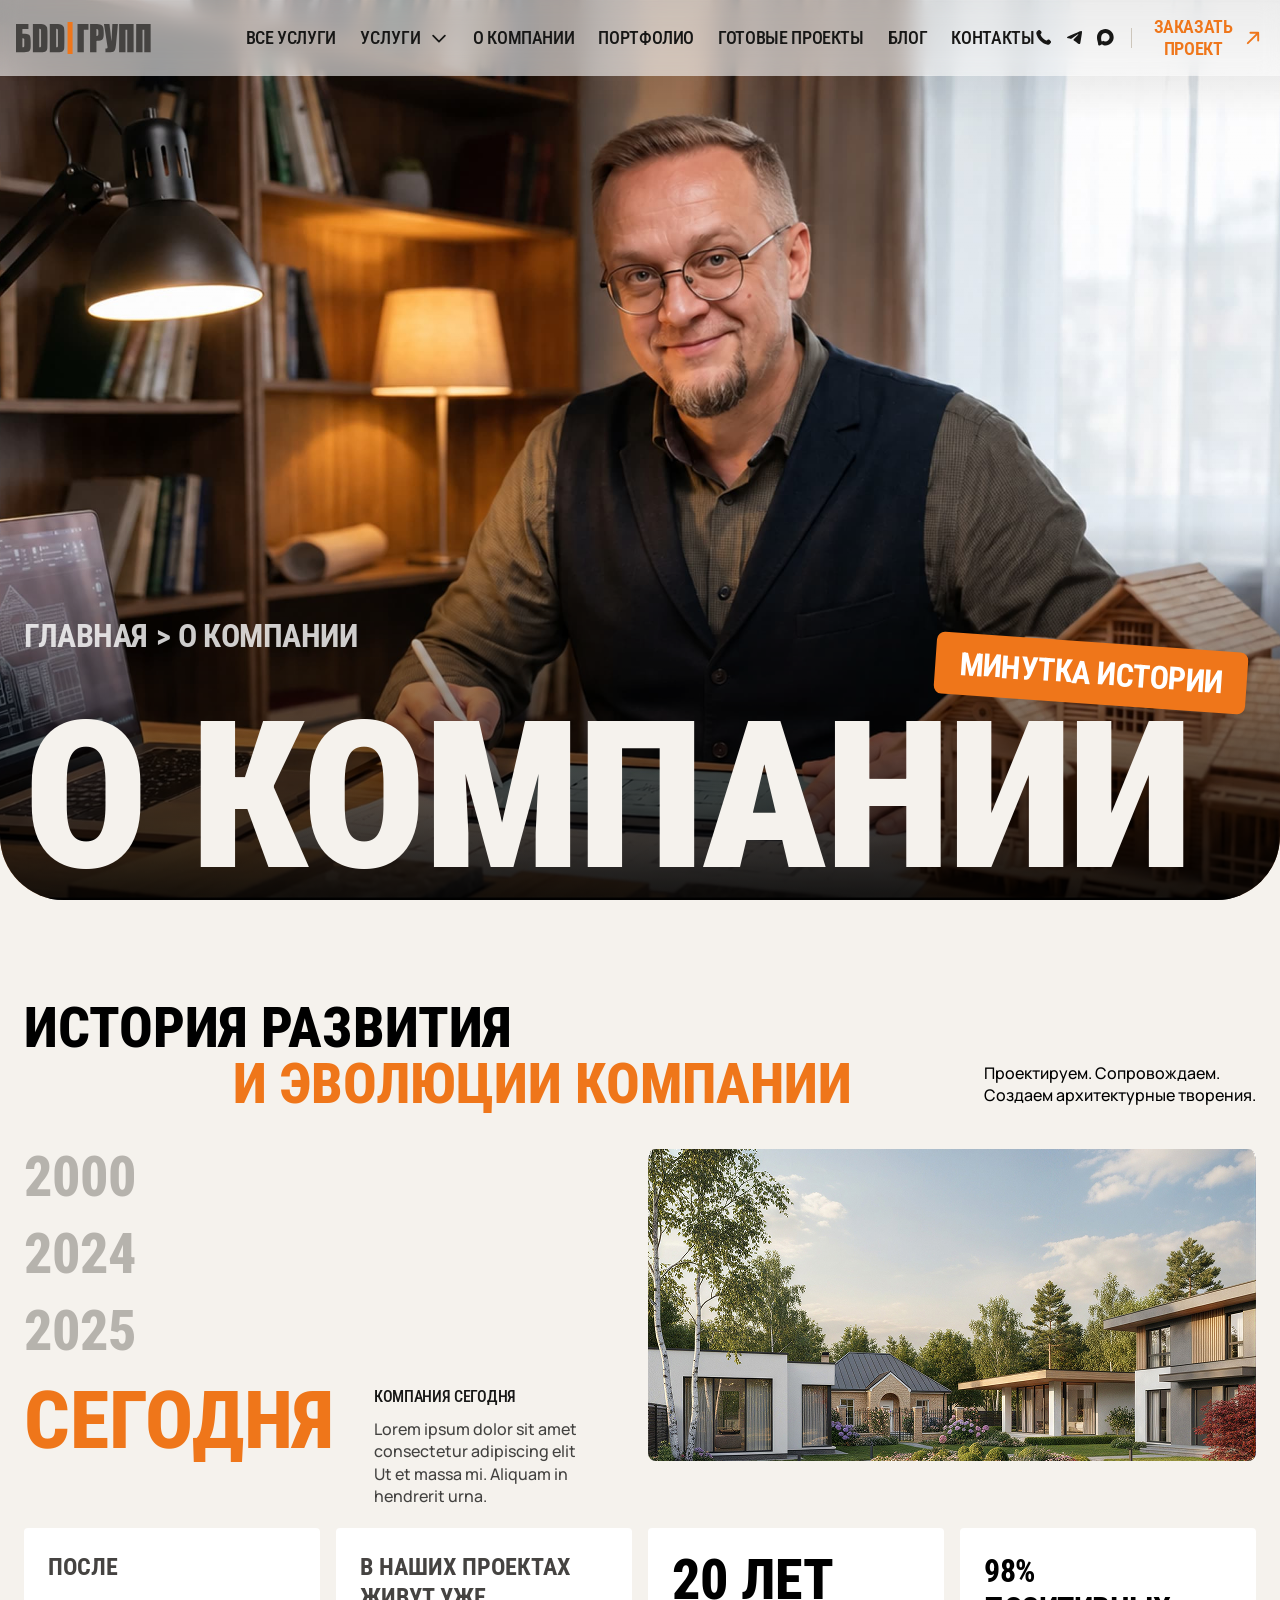
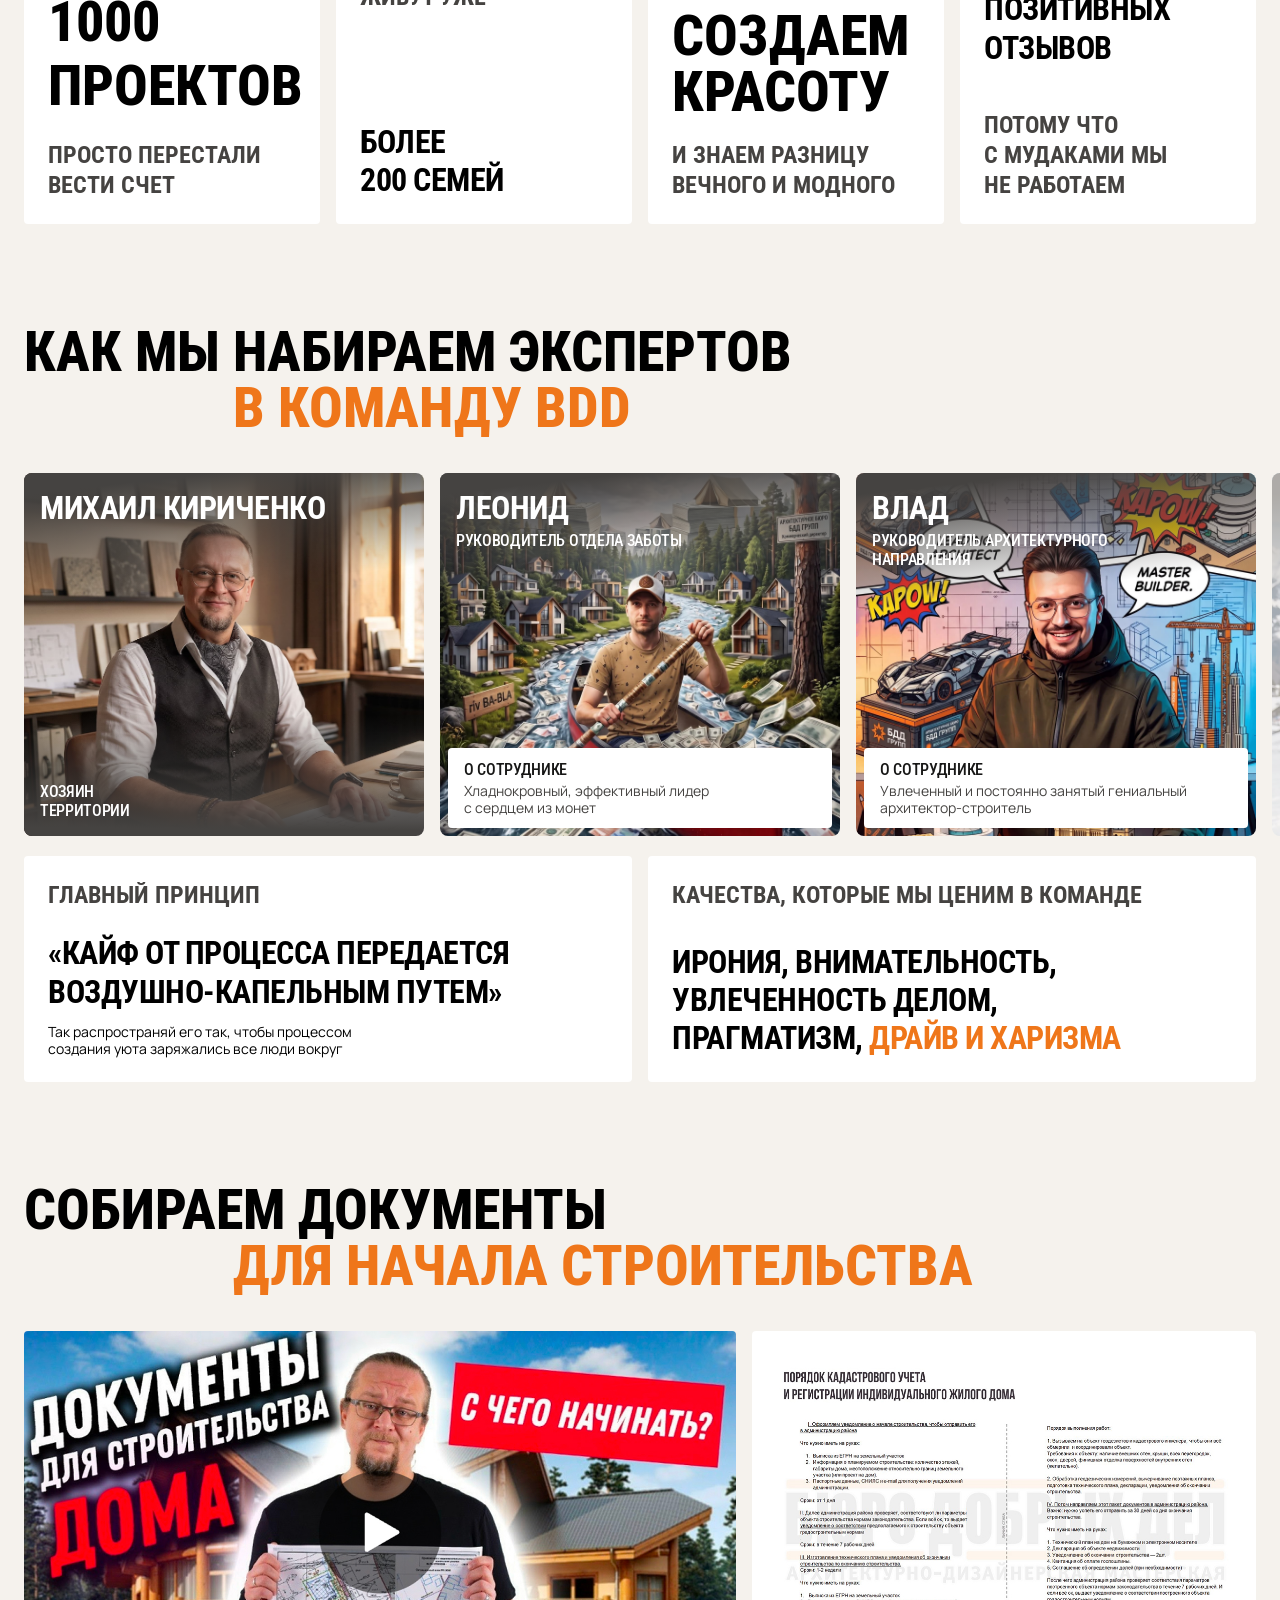
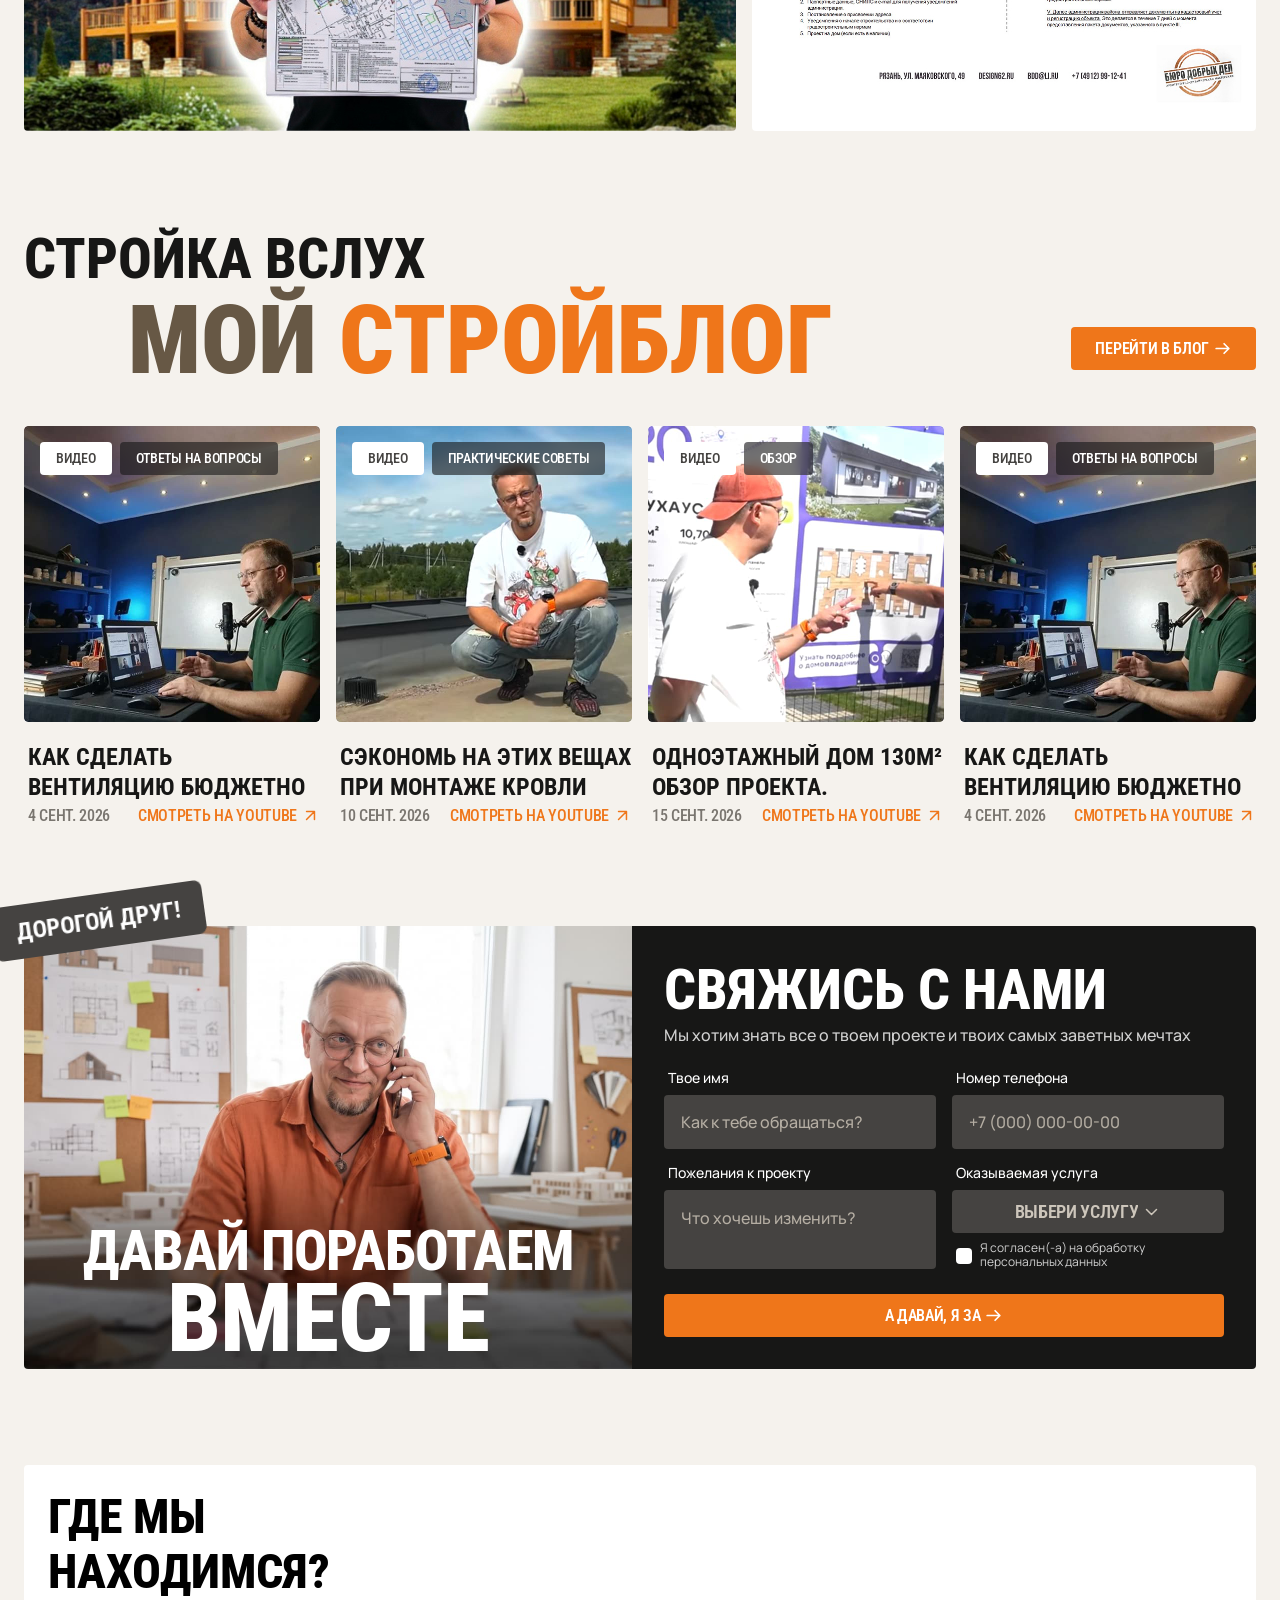
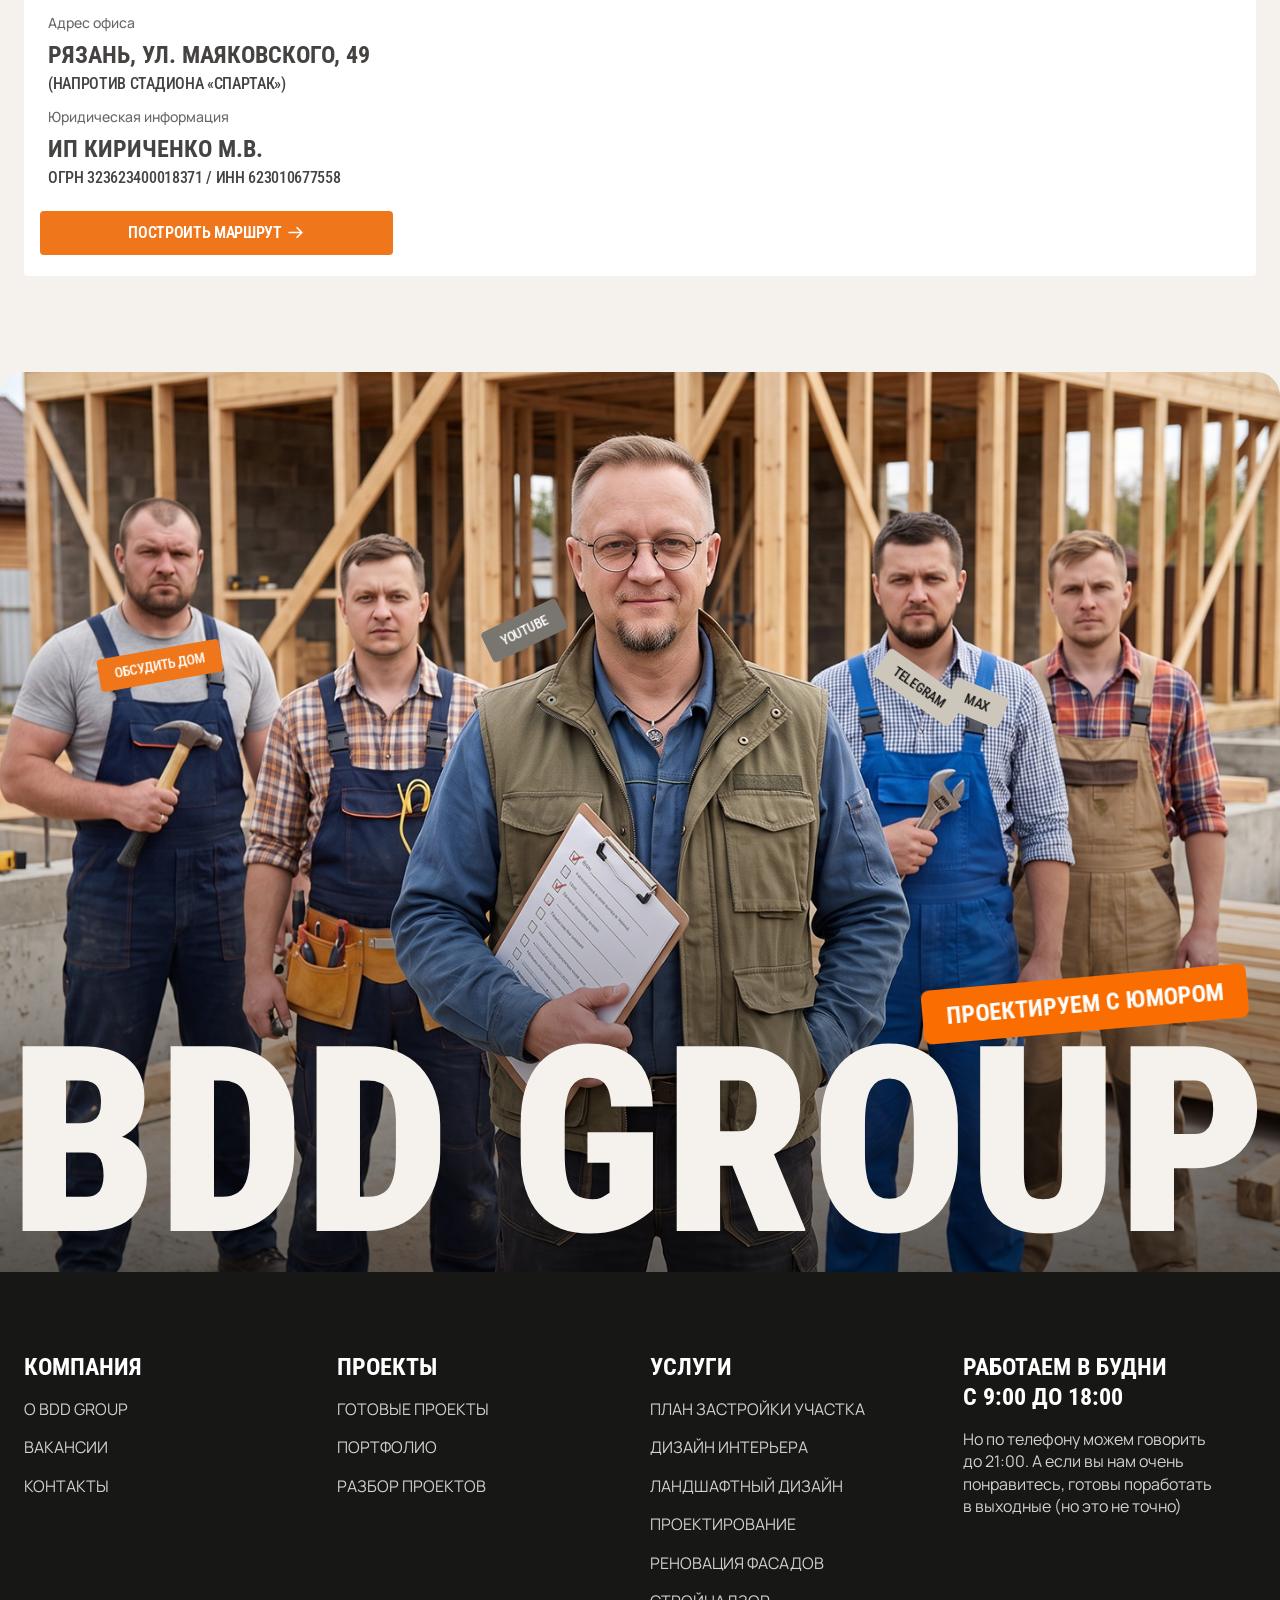
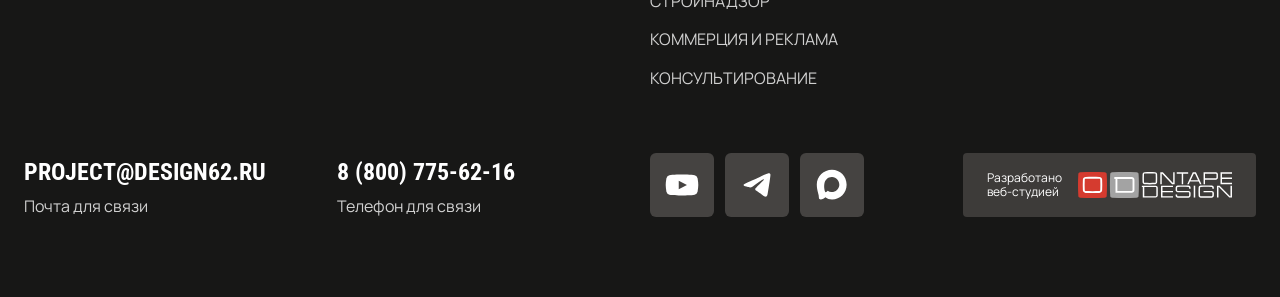
<file: about.html>
<!DOCTYPE html>
<html lang="en">

<head>
    <meta charset="UTF-8">
    <meta name="viewport" content="width=device-width, initial-scale=1.0">
    <title>О компании</title>
    <link rel="stylesheet" href="https://cdn.jsdelivr.net/npm/swiper@11.1.14/swiper-bundle.min.css">
    <link rel="stylesheet" href="assets/style/style.css">
    <link rel="stylesheet" href="assets/style/service.css">
    <link rel="stylesheet" href="assets/style/contacts.css">
    <link rel="stylesheet" href="assets/style/about.css">
    <link rel="stylesheet" href="assets/style/blog.css">
</head>

<body>
    <header class="header">
        <div class="header_container">
            <div class="header_logo">
                <a href="./index.html" class="header_logo__image">
                    <img src="assets/images/logo/bdd_logo_ru.svg" alt="Логотип">
                </a>
            </div>
            <nav class="header_nav header_rc" id="header-nav">
                <a href="./services.html" class="header_link mobile">Все услуги</a>
                <div class="header_nav__item header_dropdown">

                    <button type="button" class="header_link header_dropdown__toggle" aria-expanded="false"
                        aria-controls="services-menu">
                        Услуги
                        <svg xmlns="http://www.w3.org/2000/svg" width="20" height="20" viewBox="0 0 17 17" fill="none"
                            aria-hidden="true">
                            <path d="M3.5 6.5L8.5 11.5L13.5 6.5" stroke="currentColor" stroke-width="1.5"
                                stroke-linecap="round" stroke-linejoin="round" />
                        </svg>
                    </button>

                    <div class="header_dropdown__panel" id="services-menu">
                        <ul class="header_dropdown__list header_medium_rc">
                            <li><a href="./service_page_pzu.html" class="header_dropdown__link is-active"
                                    data-img="assets/images/pzu/hero_section.jpg">План застройки участка</a></li>
                            <li><a href="./service_page_interior.html" class="header_dropdown__link"
                                    data-img="assets/images/interior/hero_section_interior.jpg">Дизайн интерьера</a>
                            </li>
                            <li><a href="/services/landscape/" class="header_dropdown__link"
                                    data-img="assets/images/interior/hero_section_interior.jpg">Ландшафтный дизайн</a>
                            </li>
                            <li><a href="./service_page_project.html" class="header_dropdown__link"
                                    data-img="assets/images/service_project/hero_section_project.jpg">Проектирование</a>
                            </li>
                            <li><a href="/services/facades/" class="header_dropdown__link"
                                    data-img="assets/images/service_project/hero_section_project.jpg">Реновация
                                    фасадов</a></li>
                            <li><a href="./service_page_supervision.html" class="header_dropdown__link"
                                    data-img="assets/images/supervision/hero_section.jpg">Стройнадзор</a></li>
                            <li><a href="./service_page_bddmedia.html" class="header_dropdown__link"
                                    data-img="assets/images/bddmedia/hero_section.jpg">Коммерция и реклама</a></li>
                            <li><a href="/services/consulting/" class="header_dropdown__link"
                                    data-img="assets/images/supervision/hero_section.jpg">Консультирование</a></li>
                        </ul>

                        <div class="header_dropdown__media"></div>
                    </div>
                </div>

                <a href="./about.html" class="header_link">О компании</a>
                <a href="./portfolio.html" class="header_link">Портфолио</a>
                <a href="./projects.html" class="header_link">Готовые проекты</a>
                <a href="./blog.html" class="header_link">Блог</a>
                <a href="./contacts.html" class="header_link">Контакты</a>
                <div class="header_nav__footer">
                    <button type="button" class="primary_btn orange_btn header_nav__cta tertiary_btn">
                        Заказать проект
                    </button>
                </div>
            </nav>
            <div class="header_buttons">
                <ul class="header_contacts">
                    <li>
                        <a href="tel:+70000000000" class="header_contact" aria-label="Позвонить">
                            <svg xmlns="http://www.w3.org/2000/svg" width="19" height="19" viewBox="0 0 19 19"
                                fill="none">
                                <path
                                    d="M6.63439 7.0089C7.18538 8.15654 7.93653 9.2321 8.88772 10.1834C9.83899 11.1346 10.9146 11.8858 12.0622 12.4368C12.1609 12.4841 12.2103 12.5079 12.2727 12.5261C12.4947 12.5907 12.7672 12.5443 12.9551 12.4097C13.0081 12.3718 13.0533 12.3266 13.1438 12.2361C13.4206 11.9592 13.559 11.8209 13.6981 11.7304C14.2229 11.3892 14.8995 11.3892 15.4243 11.7304C15.5635 11.8209 15.7018 11.9592 15.9786 12.2361L16.1328 12.3903C16.5536 12.8111 16.7639 13.0214 16.8782 13.2474C17.1055 13.6966 17.1055 14.2273 16.8782 14.6766C16.7639 14.9025 16.5536 15.1129 16.1328 15.5336L16.0081 15.6584C15.5888 16.0777 15.3792 16.2874 15.0941 16.4474C14.7778 16.6251 14.2866 16.7529 13.9238 16.7517C13.597 16.7508 13.3735 16.6874 12.9266 16.5606C10.5252 15.8789 8.25914 14.593 6.36869 12.7025C4.4782 10.812 3.19216 8.54588 2.51056 6.14447C2.38373 5.69762 2.32031 5.47419 2.31934 5.14727C2.31826 4.78452 2.446 4.2933 2.62367 3.97702C2.78378 3.69199 2.99342 3.48235 3.41271 3.06306L3.5375 2.93827C3.95823 2.51755 4.1686 2.30718 4.39452 2.19291C4.84384 1.96565 5.37446 1.96565 5.82378 2.19291C6.04971 2.30718 6.26008 2.51755 6.6808 2.93827L6.83507 3.09254C7.11184 3.36931 7.25023 3.5077 7.3407 3.64685C7.68191 4.17165 7.68191 4.84819 7.3407 5.37298C7.25023 5.51213 7.11184 5.65052 6.83507 5.92729C6.74458 6.01779 6.69933 6.06304 6.66145 6.11593C6.52686 6.30389 6.48039 6.57643 6.54509 6.79838C6.56329 6.86084 6.58699 6.91019 6.63439 7.0089Z"
                                    fill="#171716" />
                            </svg>
                        </a>
                    </li>
                    <li>
                        <a href="https://t.me/username" class="header_contact" target="_blank" rel="noopener"
                            aria-label="Telegram">
                            <svg xmlns="http://www.w3.org/2000/svg" width="19" height="19" viewBox="0 0 19 19"
                                fill="none">
                                <path
                                    d="M3.03117 8.59642C7.05769 6.76182 9.74268 5.55233 11.0861 4.96797C14.9219 3.2995 15.7189 3.00967 16.2384 3.0001C16.3527 2.998 16.6082 3.02761 16.7737 3.16804C16.9134 3.28661 16.9518 3.44679 16.9702 3.55921C16.9886 3.67163 17.0115 3.92773 16.9933 4.12784C16.7855 6.41185 15.8861 11.9545 15.4285 14.5127C15.2349 15.5951 14.8536 15.958 14.4845 15.9936C13.6824 16.0707 13.0734 15.4392 12.2965 14.9067C11.0809 14.0733 10.3941 13.5545 9.21409 12.7413C7.8504 11.8015 8.73442 11.285 9.51159 10.4409C9.71497 10.22 13.249 6.8583 13.3174 6.55334C13.326 6.5152 13.3339 6.37304 13.2532 6.29797C13.1724 6.2229 13.0532 6.24857 12.9672 6.26899C12.8453 6.29792 10.9033 7.64029 7.14115 10.2961C6.58991 10.6919 6.09062 10.8848 5.64327 10.8747C5.15011 10.8635 4.20146 10.5831 3.49623 10.3433C2.63124 10.0493 1.94377 9.89383 2.00363 9.39445C2.03481 9.13434 2.37733 8.86833 3.03117 8.59642Z"
                                    fill-rule="evenodd" clip-rule="evenodd" fill="#171716" />
                            </svg>
                        </a>
                    </li>
                    <li>
                        <a href="https://max.ru/username" class="header_contact" target="_blank" rel="noopener"
                            aria-label="Max">
                            <svg xmlns="http://www.w3.org/2000/svg" width="19" height="19" viewBox="0 0 38 38"
                                fill="none">
                                <path
                                    d="M19.0248 35.0944C15.7535 35.0944 14.2333 34.6169 11.5909 32.7066C9.91943 34.8556 4.62657 36.5351 4.39572 33.6617C4.39572 31.5048 3.91817 29.6822 3.37694 27.6924C2.73225 25.2409 2 22.5109 2 18.5552C2 9.10758 9.7523 2 18.9372 2C28.1301 2 35.3332 9.45779 35.3332 18.6427C35.3641 27.6856 28.0676 35.0462 19.0248 35.0944ZM19.1601 10.1661C14.687 9.93535 11.2008 13.0315 10.4288 17.8866C9.79208 21.906 10.9223 26.8009 11.8853 27.0556C12.347 27.167 13.509 26.2279 14.2333 25.5036C15.431 26.3309 16.8256 26.8279 18.2766 26.9442C22.9115 27.1671 26.8718 23.6386 27.183 19.0089C27.3641 14.3693 23.7956 10.4396 19.1601 10.1741V10.1661Z"
                                    fill-rule="evenodd" clip-rule="evenodd" fill="#171716" />
                            </svg>
                        </a>
                    </li>
                </ul>

                <span class="header_divider" aria-hidden="true"></span>

                <button type="button" class="header_cta tertiary_btn">Заказать проект</button>
                <button type="button" class="header_burger" aria-label="Открыть меню" aria-expanded="false"
                    aria-controls="header-nav">
                    <span></span>
                    <span></span>
                    <span></span>
                </button>
            </div>
        </div>
    </header>
    <main>
        <section class="hero_section about">
            <div class="hero_image_bg">
                <img class="hero_image cover" src="./assets/images/about/hero_section.jpg" alt="Главный экран">
            </div>
            <div class="hero_block">
                <div class="hero_block_content container">
                    <nav class="hero_breadcrumbs h4_rc" aria-label="Хлебные крошки">
                        <ol>
                            <li><a href="/">Главная</a></li>
                            >
                            <li aria-current="page">О компании</li>
                        </ol>
                    </nav>
                    <div class="hero_title">
                        <div class="hero_chip chip orange_chip">
                            <h4 class="h4_rc">Минутка истории</h4>
                        </div>
                        <h1 class="hero_black_rc">
                            О КОМПАНИИ </h1>
                    </div>
                </div>
            </div>
        </section>
        <section class="history about section">
            <div class="container">
                <div class="section_top">
                    <h2 class="section_title h2_rc">История развития <span>и эволюции компании</span></h2>
                    <p class="advantages_desc body_medium_mr">Проектируем. Сопровождаем. Создаем архитектурные творения.
                    </p>
                </div>

                <div class="history_content">
                    <ul class="history_dates">
                        <li class="history_item">
                            <button type="button" class="history_date h2_rc" data-id="2000">2000</button>
                            <div class="history_text">
                                <h3 class="history_text__title buttons_medium_rc">Компания в 2000</h3>
                                <p class="body_medium_mr">Lorem ipsum dolor sit amet consectetur adipiscing elit.</p>
                            </div>
                        </li>
                        <li class="history_item">
                            <button type="button" class="history_date h2_rc" data-id="2024">2024</button>
                            <div class="history_text">
                                <h3 class="history_text__title buttons_medium_rc">Компания в 2024</h3>
                                <p class="body_medium_mr">Lorem ipsum dolor sit amet consectetur adipiscing elit.</p>
                            </div>
                        </li>
                        <li class="history_item">
                            <button type="button" class="history_date h2_rc" data-id="2025">2025</button>
                            <div class="history_text">
                                <h3 class="history_text__title buttons_medium_rc">Компания в 2025</h3>
                                <p class="body_medium_mr">Lorem ipsum dolor sit amet consectetur adipiscing elit.</p>
                            </div>
                        </li>
                        <li class="history_item is-active">
                            <button type="button" class="history_date h2_rc" aria-current="true"
                                data-id="today">Сегодня</button>
                            <div class="history_text">
                                <h3 class="history_text__title buttons_medium_rc">Компания сегодня</h3>
                                <p class="body_medium_mr">Lorem ipsum dolor sit amet consectetur adipiscing elit Ut et
                                    massa mi.
                                    Aliquam in hendrerit urna.</p>
                            </div>
                        </li>
                    </ul>

                    <div class="history_media">
                        <img src="./assets/images/about/history.jpg" alt="" class="history_img cover" data-id="2024">
                        <img src="./assets/images/about/history.jpg" alt="" class="history_img cover" data-id="2025">
                        <img src="./assets/images/about/history.jpg" alt="Коттеджный посёлок"
                            class="history_img cover is-active" data-id="today">
                        <img src="./assets/images/about/history.jpg" alt="" class="history_img cover" data-id="2000">
                    </div>
                </div>
                <div class="advantages_cards">
                    <div class="advantage_card card">
                        <div class="advantage_title_combo">
                            <p class="advantage_mini_text h5_rc">После</p>
                            <h2 class="advantage_title h2_rc">
                                1000 проектов </h2>
                        </div>
                        <p class="advantage_description h5_rc">Просто перестали вести счет</p>
                    </div>
                    <div class="advantage_card card">
                        <p class="advantage_description h5_rc">в наших проектах
                            живут уже</p>
                        <h2 class="advantage_title h4_rc">
                            более 200&nbsp;семей
                        </h2>
                    </div>
                    <div class="advantage_card card">
                        <h2 class="advantage_title h2_rc">
                            20 лет создаем красоту</h2>
                        <p class="advantage_description h5_rc">И знаем разницу вечного и модного</p>
                    </div>
                    <div class="advantage_card card">
                        <h2 class="advantage_title h4_rc">
                            98% позитивных отзывов </h2>
                        <p class="advantage_description h5_rc">Потому что с&nbsp;мудаками мы <span class="nowrap">не
                                работаем</span></p>
                    </div>
                </div>
            </div>
        </section>

        <section class="team_section section">
            <div class="container">
                <div class="section_top">
                    <h2 class="section_title h2_rc">Как мы набираем экспертов<span>в команду BDD</span></h2>
                </div>

                <div class="team_slider">
                    <div class="swiper team_swiper">
                        <div class="swiper-wrapper">

                            <article class="swiper-slide team_card team_card--boss">
                                <img class="team_card__img" src="./assets/images/team/kirichenko.jpg"
                                    alt="Михаил Кириченко">
                                <div class="team_card__head">
                                    <h3 class="team_card__name h4_rc">Михаил Кириченко</h3>
                                </div>
                                <p class="team_card__job team_card__job--bottom buttons_medium_rc">Хозяин<br>территории
                                </p>
                            </article>

                            <article class="swiper-slide team_card team_card--leonid">
                                <img class="team_card__img" src="./assets/images/team/leonid.jpg" alt="Леонид">
                                <div class="team_card__head">
                                    <h3 class="team_card__name h4_rc">Леонид</h3>
                                    <p class="team_card__job buttons_medium_rc">Руководитель отдела заботы</p>
                                </div>
                                <div class="team_card__about card">
                                    <p class="team_card__about-title buttons_medium_rc">О сотруднике</p>
                                    <p class="team_card__about-text caption_reg_mr">Хладнокровный, эффективный лидер
                                        с&nbsp;сердцем&nbsp;из&nbsp;монет</p>
                                </div>
                            </article>

                            <article class="swiper-slide team_card team_card--vlad">
                                <img class="team_card__img" src="./assets/images/team/vlad.jpg" alt="Влад">
                                <div class="team_card__head">
                                    <h3 class="team_card__name h4_rc">Влад</h3>
                                    <p class="team_card__job buttons_medium_rc">Руководитель архитектурного направления
                                    </p>
                                </div>
                                <div class="team_card__about card">
                                    <p class="team_card__about-title buttons_medium_rc">О сотруднике</p>
                                    <p class="team_card__about-text caption_reg_mr">Увлеченный и постоянно занятый
                                        гениальный
                                        архитектор-строитель</p>
                                </div>
                            </article>

                            <article class="swiper-slide team_card team_card--dari">
                                <img class="team_card__img" src="./assets/images/team/dari.jpg" alt="Дари">
                                <div class="team_card__head">
                                    <h3 class="team_card__name h4_rc">Дари</h3>
                                    <p class="team_card__job buttons_medium_rc">Руководитель отдела<br>маркетинга</p>
                                </div>
                                <div class="team_card__about card">
                                    <p class="team_card__about-title buttons_medium_rc">О сотруднике</p>
                                    <p class="team_card__about-text caption_reg_mr">Эпатажный и смелый адепт вирусного
                                        маркетинга&nbsp;с&nbsp;легкой звездинкой</p>
                                </div>
                            </article>

                            <article class="swiper-slide team_card team_card--join">
                                <img class="team_card__img" src="./assets/images/team/team.jpg" alt="Команда BDD GROUP">
                                <div class="team_card__head">
                                    <h3 class="team_card__name h4_rc">Присоединяйся и ты к&nbsp;нашей команде</h3>
                                </div>
                                <a href="#" class="team_card__btn primary_btn orange_btn project_btn_arrow">Стать
                                    командой</a>
                            </article>

                            <article class="swiper-slide team_card team_card--ec">
                                <img class="team_card__img" src="./assets/images/team/ec.jpg" alt="Ес">
                                <div class="team_card__head">
                                    <h3 class="team_card__name h4_rc">Ес</h3>
                                    <p class="team_card__job buttons_medium_rc">Руководитель отдела<br>дизайна</p>
                                </div>
                                <div class="team_card__about card">
                                    <p class="team_card__about-title buttons_medium_rc">О сотруднике</p>
                                    <p class="team_card__about-text caption_reg_mr">Требовательный и внимательный
                                        главный
                                        дизайнер,&nbsp;для которого «без стиля» — это грех!</p>
                                </div>
                            </article>

                            <article class="swiper-slide team_card team_card--konstantin">
                                <img class="team_card__img" src="./assets/images/team/konstantin.jpg" alt="Константин">
                                <div class="team_card__head">
                                    <h3 class="team_card__name h4_rc">Константин</h3>
                                    <p class="team_card__job buttons_medium_rc">ГИП ГИП ураааа!!!</p>
                                </div>
                                <div class="team_card__about card">
                                    <p class="team_card__about-title buttons_medium_rc">О сотруднике</p>
                                    <p class="team_card__about-text caption_reg_mr">Харизматичный, надежный и
                                        высококлассный
                                        специалист по&nbsp;конструкциям и&nbsp;спорам</p>
                                </div>
                            </article>

                            <article class="swiper-slide team_card team_card--katya">
                                <img class="team_card__img" src="./assets/images/team/katya.jpg" alt="Катя">
                                <div class="team_card__head">
                                    <h3 class="team_card__name h4_rc">Катя</h3>
                                    <p class="team_card__job buttons_medium_rc">Реклама — двигатель<br>торговли</p>
                                </div>
                                <div class="team_card__about card">
                                    <p class="team_card__about-title buttons_medium_rc">О сотруднике</p>
                                    <p class="team_card__about-text caption_reg_mr">Требовательный и боевой сотрудник,
                                        который
                                        задушит вас своим маркетингом</p>
                                </div>
                            </article>

                            <article class="swiper-slide team_card team_card--alyona">
                                <img class="team_card__img" src="./assets/images/team/alyona.jpg" alt="Алёна">
                                <div class="team_card__head">
                                    <h3 class="team_card__name h4_rc">Алло? Алёна!</h3>
                                    <p class="team_card__job buttons_medium_rc">Отдел заботы</p>
                                </div>
                                <div class="team_card__about card">
                                    <p class="team_card__about-title buttons_medium_rc">О сотруднике</p>
                                    <p class="team_card__about-text caption_reg_mr">Веселый и позитивный человек,
                                        который&nbsp;задушит&nbsp;вас своей заботой</p>
                                </div>
                            </article>
                        </div>
                    </div>
                    <button type="button" class="slider_arrow slider_arrow__prev team_arrow__prev" aria-label="Назад">
                        <svg xmlns="http://www.w3.org/2000/svg" width="51" height="51" viewBox="0 0 51 51" fill="none">
                            <path d="M30.5 41.5L15.5 26.5L30.5 11.5" stroke="currentColor" stroke-width="4.5"
                                stroke-linecap="round" stroke-linejoin="round" />
                        </svg> </button>
                    <button type="button" class="slider_arrow slider_arrow__next team_arrow__next" aria-label="Вперёд">
                        <svg xmlns="http://www.w3.org/2000/svg" width="51" height="51" viewBox="0 0 51 51" fill="none">
                            <path d="M30.5 41.5L15.5 26.5L30.5 11.5" stroke="currentColor" stroke-width="4.5"
                                stroke-linecap="round" stroke-linejoin="round" />
                        </svg> </button>
                </div>
                <div class="team_information_cards">
                    <div class="team_info_card card">
                        <h5 class="team_info_subtitle h5_rc">Главный принцип</h5>
                        <div class="team_information_content">
                            <h4 class="team_info_title h4_rc">«Кайф от процесса передается воздушно-капельным путем»
                            </h4>
                            <p class="team_info_caption caption_reg_mr">Так распространяй его так, чтобы процессом
                                создания
                                уюта заряжались все люди вокруг</p>
                        </div>
                    </div>
                    <div class="team_info_card card">
                        <h5 class="team_info_subtitle h5_rc">Качества, которые мы ценим в команде</h5>
                        <h4 class="team_info_title h4_rc">Ирония, внимательность, увлеченность делом, прагматизм,
                            <span>драйв
                                и харизма</span>
                        </h4>
                    </div>
                </div>
            </div>
        </section>

        <section class="documents section">
            <div class="container">
                <div class="section_top">
                    <h2 class="section_title h2_rc">Собираем документы <span>для начала строительства</span></h2>
                </div>
                <div class="documents_blocks">
                    <img src="./assets/images/about/video.jpg" alt="" class="document cover">
                    <img src="./assets/images/about/document.jpg" alt="" class="document cover">
                </div>
            </div>
        </section>

        <section class="blog main section">
            <div class="container">
                <div class="section_top">
                    <h2 class="blog_title">
                        <span class="h2_rc">Стройка вслух</span>
                        <span class="blog_title_big h1_rc">Мой <span class="blog_title_accent">стройблог</span></span>
                    </h2>
                    <a href="/blog/" class="primary_btn orange_btn blog_btn">Перейти в блог</a>
                </div>

                <div class="blog_slider">

                    <div class="swiper blog_swiper">
                        <div class="swiper-wrapper">
                            <article class="swiper-slide blog_card">
                                <a href="#" class="blog_card__image">
                                    <img src="./assets/images/service_page/blog1-4.jpg" alt="" class="cover">
                                    <div class="card__tags">
                                        <span class="chip chip_light_filled tabs_medium_rc">Видео</span>
                                        <span class="chip chip_dark_filled tabs_medium_rc">Ответы на
                                            вопросы</span>
                                    </div>
                                </a>
                                <div class="blog_card__content">
                                    <h3 class="blog_card__title h5_rc"><a href="#">Как сделать вентиляцию
                                            бюджетно</a>
                                    </h3>
                                    <div class="blog_card__meta tabs_medium_rc">
                                        <div class="date buttons_medium_rc">4 сент. 2026</div>
                                        <a href="#" class="blog_card__link buttons_medium_rc">Смотреть на
                                            YouTube</a>
                                    </div>
                                </div>
                            </article>

                            <article class="swiper-slide blog_card">
                                <a href="#" class="blog_card__image">
                                    <img src="./assets/images/service_page/blog2.jpg" alt="" class="cover">
                                    <div class="card__tags">
                                        <span class="chip chip_light_filled tabs_medium_rc">Видео</span>
                                        <span class="chip chip_dark_filled tabs_medium_rc">Практические
                                            советы</span>
                                    </div>
                                </a>
                                <div class="blog_card__content">
                                    <h3 class="blog_card__title h5_rc"><a href="#">Сэкономь на этих вещах при
                                            монтаже
                                            кровли</a></h3>
                                    <div class="blog_card__meta tabs_medium_rc">
                                        <div class="date buttons_medium_rc">10 сент. 2026</div>
                                        <a href="#" class="blog_card__link buttons_medium_rc">Смотреть на
                                            YouTube</a>
                                    </div>
                                </div>
                            </article>

                            <article class="swiper-slide blog_card">
                                <a href="#" class="blog_card__image">
                                    <img src="./assets/images/service_page/blog3.jpg" alt="" class="cover">
                                    <div class="card__tags">
                                        <span class="chip chip_light_filled tabs_medium_rc">Видео</span>
                                        <span class="chip chip_dark_filled tabs_medium_rc">Обзор</span>
                                    </div>
                                </a>
                                <div class="blog_card__content">
                                    <h3 class="blog_card__title h5_rc"><a href="#">Одноэтажный дом 130м² Обзор
                                            проекта.</a></h3>
                                    <div class="blog_card__meta tabs_medium_rc">
                                        <div class="date buttons_medium_rc">15 сент. 2026</div>
                                        <a href="#" class="blog_card__link buttons_medium_rc">Смотреть на
                                            YouTube</a>
                                    </div>
                                </div>
                            </article>

                            <article class="swiper-slide blog_card">
                                <a href="#" class="blog_card__image">
                                    <img src="./assets/images/service_page/blog1-4.jpg" alt="" class="cover">
                                    <div class="card__tags">
                                        <span class="chip chip_light_filled tabs_medium_rc">Видео</span>
                                        <span class="chip chip_dark_filled tabs_medium_rc">Ответы на
                                            вопросы</span>
                                    </div>
                                </a>
                                <div class="blog_card__content">
                                    <h3 class="blog_card__title h5_rc"><a href="#">Как сделать вентиляцию
                                            бюджетно</a>
                                    </h3>
                                    <div class="blog_card__meta tabs_medium_rc">
                                        <div class="date buttons_medium_rc">4 сент. 2026</div>
                                        <a href="#" class="blog_card__link buttons_medium_rc">Смотреть на
                                            YouTube</a>
                                    </div>
                                </div>
                            </article>
                        </div>
                    </div>
                    <button type="button" class="slider_arrow blog_arrow blog_arrow__prev" aria-label="Назад"><svg
                            xmlns="http://www.w3.org/2000/svg" width="51" height="51" viewBox="0 0 51 51" fill="none">
                            <path d="M30.5 41.5L15.5 26.5L30.5 11.5" stroke="#171716" stroke-width="4.5"
                                stroke-linecap="round" stroke-linejoin="round" />
                        </svg></button>
                    <button type="button" class="slider_arrow blog_arrow blog_arrow__next" aria-label="Вперёд">
                        <svg xmlns="http://www.w3.org/2000/svg" width="51" height="51" viewBox="0 0 51 51" fill="none">
                            <path d="M30.5 41.5L15.5 26.5L30.5 11.5" stroke="#171716" stroke-width="4.5"
                                stroke-linecap="round" stroke-linejoin="round" />
                        </svg>
                    </button>
                </div>
            </div>
        </section>


        <section class="feedback section">
            <div class="container">
                <div class="feedback_block">
                    <div class="plaque">
                        <h5 class="plaque_text h5_rc">Дорогой друг!</h5>
                    </div>

                    <div class="feedback_media">
                        <img src="./assets/images/feedback/feedback_image.jpg" alt="" class="feedback_image cover">
                        <p class="feedback_slogan h2_rc">
                            Давай поработаем <span>вместе</span>
                        </p>
                    </div>

                    <form action="" class="feedback_form">
                        <div class="feedback_head">
                            <h2 class="feedback_title h2_rc">Свяжись с нами</h2>
                            <p class="feedback_subtitle body_medium_mr">Мы хотим знать все о твоем проекте и
                                твоих самых
                                заветных мечтах</p>
                        </div>

                        <div class="feedback_fields">
                            <label class="field">
                                <span class="field_label caption_medium_mr">Твое имя</span>
                                <input type="text" name="name" class="field_input body_medium_mr"
                                    placeholder="Как к тебе обращаться?">
                            </label>

                            <label class="field">
                                <span class="field_label caption_medium_mr">Номер телефона</span>
                                <input type="tel" name="phone" class="field_input body_medium_mr"
                                    placeholder="+7 (000) 000-00-00">
                            </label>

                            <label class="field">
                                <span class="field_label caption_medium_mr">Пожелания к проекту</span>
                                <textarea name="message" class="field_input field_textarea body_medium_mr"
                                    placeholder="Что хочешь изменить?"></textarea>
                            </label>

                            <div class="field">
                                <label for="feedback_service" class="field_label caption_medium_mr">Оказываемая
                                    услуга</label>
                                <div class="field_input field_select header_button_rc">
                                    <span class="field_select__text">Выбери услугу</span>
                                    <select id="feedback_service" name="service" class="field_select__control">
                                        <option value="" disabled selected hidden>Выбери услугу</option>
                                        <option>Дизайн интерьера</option>
                                        <option>Проектирование</option>
                                        <option>Ландшафтный дизайн</option>
                                    </select>
                                </div>

                                <label class="checkbox feedback_checkbox">
                                    <input type="checkbox" name="agree" class="checkbox_input" required>
                                    <span class="checkbox_box"></span>
                                    <span class="checkbox_text micro_mr">Я согласен(-а) на обработку
                                        персональных
                                        данных</span>
                                </label>
                            </div>
                        </div>

                        <button type="submit" class="primary_btn orange_btn feedback_btn">
                            А давай, я за
                        </button>
                    </form>
                </div>
            </div>
        </section>



        <section class="map section">
            <div class="container">
                <div class="map_card card">
                    <div class="map_information">
                        <div class="map_information_block">
                            <h3 class="h3_rc">Где мы находимся?</h3>
                            <div class="address_office map_information_text_block">
                                <p class="address_subtitle map_subtitles caption_medium_mr">Адрес офиса</p>
                                <div class="address_title_caption">
                                    <h5 class="address_title h5_rc">Рязань, ул. Маяковского, 49</h5>
                                    <p class="address_description buttons_medium_rc">(напротив стадиона
                                        «Спартак»)</p>
                                </div>
                            </div>
                            <div class="legal_information map_information_text_block">
                                <p class="legal_information_subtitle map_subtitles caption_medium_mr">
                                    Юридическая
                                    информация
                                </p>
                                <div class="legal_information_title_caption">
                                    <h5 class="legal_information_title h5_rc">ИП Кириченко М.В.</h5>
                                    <p class="legal_information_description buttons_medium_rc">ОГРН
                                        323623400018371 /
                                        ИНН
                                        623010677558</p>
                                </div>
                            </div>
                        </div>
                        <a href="#" class="primary_btn orange_btn map_btn">Построить маршрут</a>
                    </div>
                    <div class="map_frame">
                        <iframe
                            src="https://yandex.ru/map-widget/v1/?um=constructor%3A6832f737dd421f09b8d028462d7a310ed365d231e0c0f986843a73a34d91c0ef&amp;source=constructor"
                            width="823" height="375" frameborder="0"></iframe>
                    </div>
                </div>
            </div>
        </section>
    </main>
    <footer>
        <div class="footer_media">
            <img class="footer_media_img cover" src="assets/images/about/footer.jpg" alt="Подвал">
            <div class="footer_media__content">
                <div class="footer_title_slogan">
                    <h2 class="footer_media__title">BDD GROUP</h2>
                    <div class="slogan_footer chip orange_chip">
                        <h5 class="h5_rc">Проектируем с юмором</h5>
                    </div>
                </div> <a href="/" class="footer_media__chip chip_1 tabs_medium_rc orange_chip">
                    Обсудить дом
                </a>
                <a href="/" class="footer_media__chip chip_2 tabs_medium_rc dark_chip">
                    YouTube
                </a>
                <a href="/" class="footer_media__chip chip_3 tabs_medium_rc grey_chip">
                    Telegram
                </a>
                <a href="/" class="footer_media__chip chip_4 tabs_medium_rc grey_chip">
                    Max
                </a>
            </div>
        </div>
        <div class="footer_bottom">
            <div class="container">
                <div class="footer_grid">
                    <nav class="footer_col" aria-label="Компания">
                        <p class="footer_col__title h5_rc">Компания</p>
                        <ul class="footer_col__list body_reg_mr">
                            <li><a href="/about/" class="footer_link">О BDD GROUP</a></li>
                            <li><a href="/vacancies/" class="footer_link">Вакансии</a></li>
                            <li><a href="/contacts/" class="footer_link">Контакты</a></li>
                        </ul>
                    </nav>

                    <nav class="footer_col" aria-label="Проекты">
                        <p class="footer_col__title h5_rc">Проекты</p>
                        <ul class="footer_col__list body_reg_mr">
                            <li><a href="/projects/" class="footer_link">Готовые проекты</a></li>
                            <li><a href="/portfolio/" class="footer_link">Портфолио</a></li>
                            <li><a href="/reviews/" class="footer_link">Разбор проектов</a></li>
                        </ul>
                    </nav>

                    <nav class="footer_col" aria-label="Услуги">
                        <p class="footer_col__title h5_rc">Услуги</p>
                        <ul class="footer_col__list body_reg_mr">
                            <li><a href="/service_page_pzu.html" class="footer_link">План застройки участка</a></li>
                            <li><a href="/service_page_interior.html" class="footer_link">Дизайн интерьера</a></li>
                            <li><a href="/services/landscape/" class="footer_link">Ландшафтный дизайн</a></li>
                            <li><a href="/service_page_project.html" class="footer_link">Проектирование</a></li>
                            <li><a href="/services/facades/" class="footer_link">Реновация фасадов</a></li>
                            <li><a href="/service_page_supervision.html" class="footer_link">Стройнадзор</a></li>
                            <li><a href="/service_page_bddmedia.html" class="footer_link">Коммерция и реклама</a></li>
                            <li><a href="/services/consulting/" class="footer_link">Консультирование</a></li>
                        </ul>
                    </nav>

                    <div class="footer_col">
                        <p class="footer_col__title h5_rc">Работаем в будни<br>с 9:00 до 18:00</p>
                        <p class="footer_col__text body_reg_mr">Но по телефону можем говорить до&nbsp;21:00. А если вы
                            нам
                            очень
                            понравитесь, готовы поработать в&nbsp;выходные (но это не точно)</p>
                    </div>

                    <div class="footer_contact">
                        <a href="mailto:project@design62.ru" class="footer_contact__value h5_rc">project@design62.ru</a>
                        <span class="footer_contact__label body_reg_mr">Почта для связи</span>
                    </div>

                    <div class="footer_contact">
                        <a href="tel:88007756216" class="footer_contact__value h5_rc">8 (800) 775-62-16</a>
                        <span class="footer_contact__label body_reg_mr">Телефон для связи</span>
                    </div>

                    <ul class="footer_socials">
                        <li>
                            <a href="https://youtube.com/@username" class="footer_social" target="_blank" rel="noopener"
                                aria-label="YouTube">
                                <svg viewBox="0 0 24 24" fill="currentColor" aria-hidden="true">
                                    <path fill-rule="evenodd"
                                        d="M23 7.2a3 3 0 0 0-2.1-2.1C19 4.6 12 4.6 12 4.6s-7 0-8.9.5A3 3 0 0 0 1 7.2 31 31 0 0 0 .5 12a31 31 0 0 0 .5 4.8 3 3 0 0 0 2.1 2.1c1.9.5 8.9.5 8.9.5s7 0 8.9-.5a3 3 0 0 0 2.1-2.1 31 31 0 0 0 .5-4.8 31 31 0 0 0-.5-4.8zM9.7 15V9l5.8 3-5.8 3z" />
                                </svg>
                            </a>
                        </li>
                        <li>
                            <a href="https://t.me/username" class="footer_social" target="_blank" rel="noopener"
                                aria-label="Telegram">
                                <svg viewBox="0 0 19 19" fill="currentColor" aria-hidden="true">
                                    <path fill-rule="evenodd"
                                        d="M3.03117 8.59642C7.05769 6.76182 9.74268 5.55233 11.0861 4.96797C14.9219 3.2995 15.7189 3.00967 16.2384 3.0001C16.3527 2.998 16.6082 3.02761 16.7737 3.16804C16.9134 3.28661 16.9518 3.44679 16.9702 3.55921C16.9886 3.67163 17.0115 3.92773 16.9933 4.12784C16.7855 6.41185 15.8861 11.9545 15.4285 14.5127C15.2349 15.5951 14.8536 15.958 14.4845 15.9936C13.6824 16.0707 13.0734 15.4392 12.2965 14.9067C11.0809 14.0733 10.3941 13.5545 9.21409 12.7413C7.8504 11.8015 8.73442 11.285 9.51159 10.4409C9.71497 10.22 13.249 6.8583 13.3174 6.55334C13.326 6.5152 13.3339 6.37304 13.2532 6.29797C13.1724 6.2229 13.0532 6.24857 12.9672 6.26899C12.8453 6.29792 10.9033 7.64029 7.14115 10.2961C6.58991 10.6919 6.09062 10.8848 5.64327 10.8747C5.15011 10.8635 4.20146 10.5831 3.49623 10.3433C2.63124 10.0493 1.94377 9.89383 2.00363 9.39445C2.03481 9.13434 2.37733 8.86833 3.03117 8.59642Z" />
                                </svg>
                            </a>
                        </li>
                        <li>
                            <a href="https://max.ru/username" class="footer_social" target="_blank" rel="noopener"
                                aria-label="Max">
                                <svg viewBox="0 0 38 38" fill="currentColor" aria-hidden="true">
                                    <path fill-rule="evenodd"
                                        d="M19.0248 35.0944C15.7535 35.0944 14.2333 34.6169 11.5909 32.7066C9.91943 34.8556 4.62657 36.5351 4.39572 33.6617C4.39572 31.5048 3.91817 29.6822 3.37694 27.6924C2.73225 25.2409 2 22.5109 2 18.5552C2 9.10758 9.7523 2 18.9372 2C28.1301 2 35.3332 9.45779 35.3332 18.6427C35.3641 27.6856 28.0676 35.0462 19.0248 35.0944ZM19.1601 10.1661C14.687 9.93535 11.2008 13.0315 10.4288 17.8866C9.79208 21.906 10.9223 26.8009 11.8853 27.0556C12.347 27.167 13.509 26.2279 14.2333 25.5036C15.431 26.3309 16.8256 26.8279 18.2766 26.9442C22.9115 27.1671 26.8718 23.6386 27.183 19.0089C27.3641 14.3693 23.7956 10.4396 19.1601 10.1741V10.1661Z" />
                                </svg>
                            </a>
                        </li>
                    </ul>

                    <a href="https://ontape.ru" class="footer_dev" target="_blank" rel="noopener">
                        <span class="footer_dev__text">Разработано<br>веб-студией</span>
                        <img src="assets/icons/ontape.svg" alt="Ontape Design" class="footer_dev__logo">
                    </a>
                </div>
            </div>
        </div>
    </footer>
    <script src="https://cdnjs.cloudflare.com/ajax/libs/gsap/3.12.5/gsap.min.js"></script>
    <script src="https://cdn.jsdelivr.net/npm/swiper@11.1.14/swiper-bundle.min.js"></script>
    <script src="assets/js/script.js"></script>
</body>
</body>

</html>
</file>
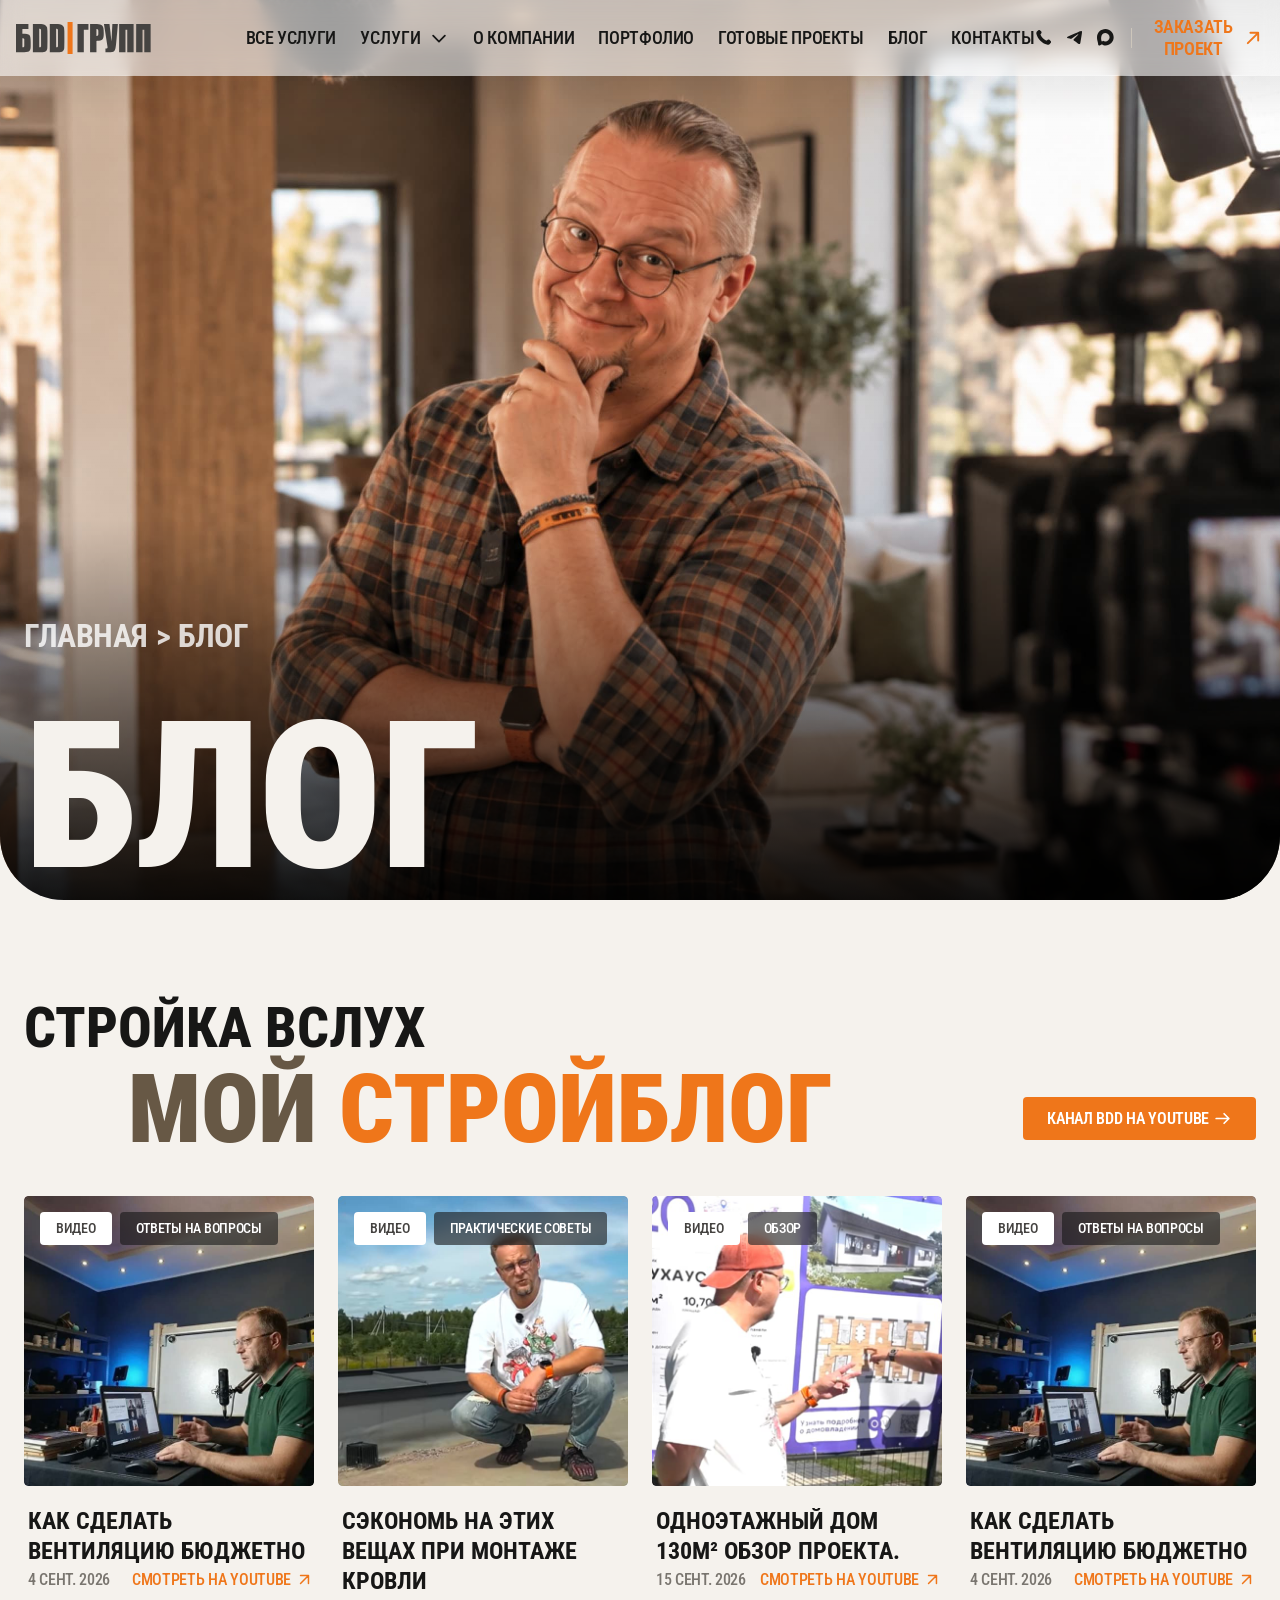
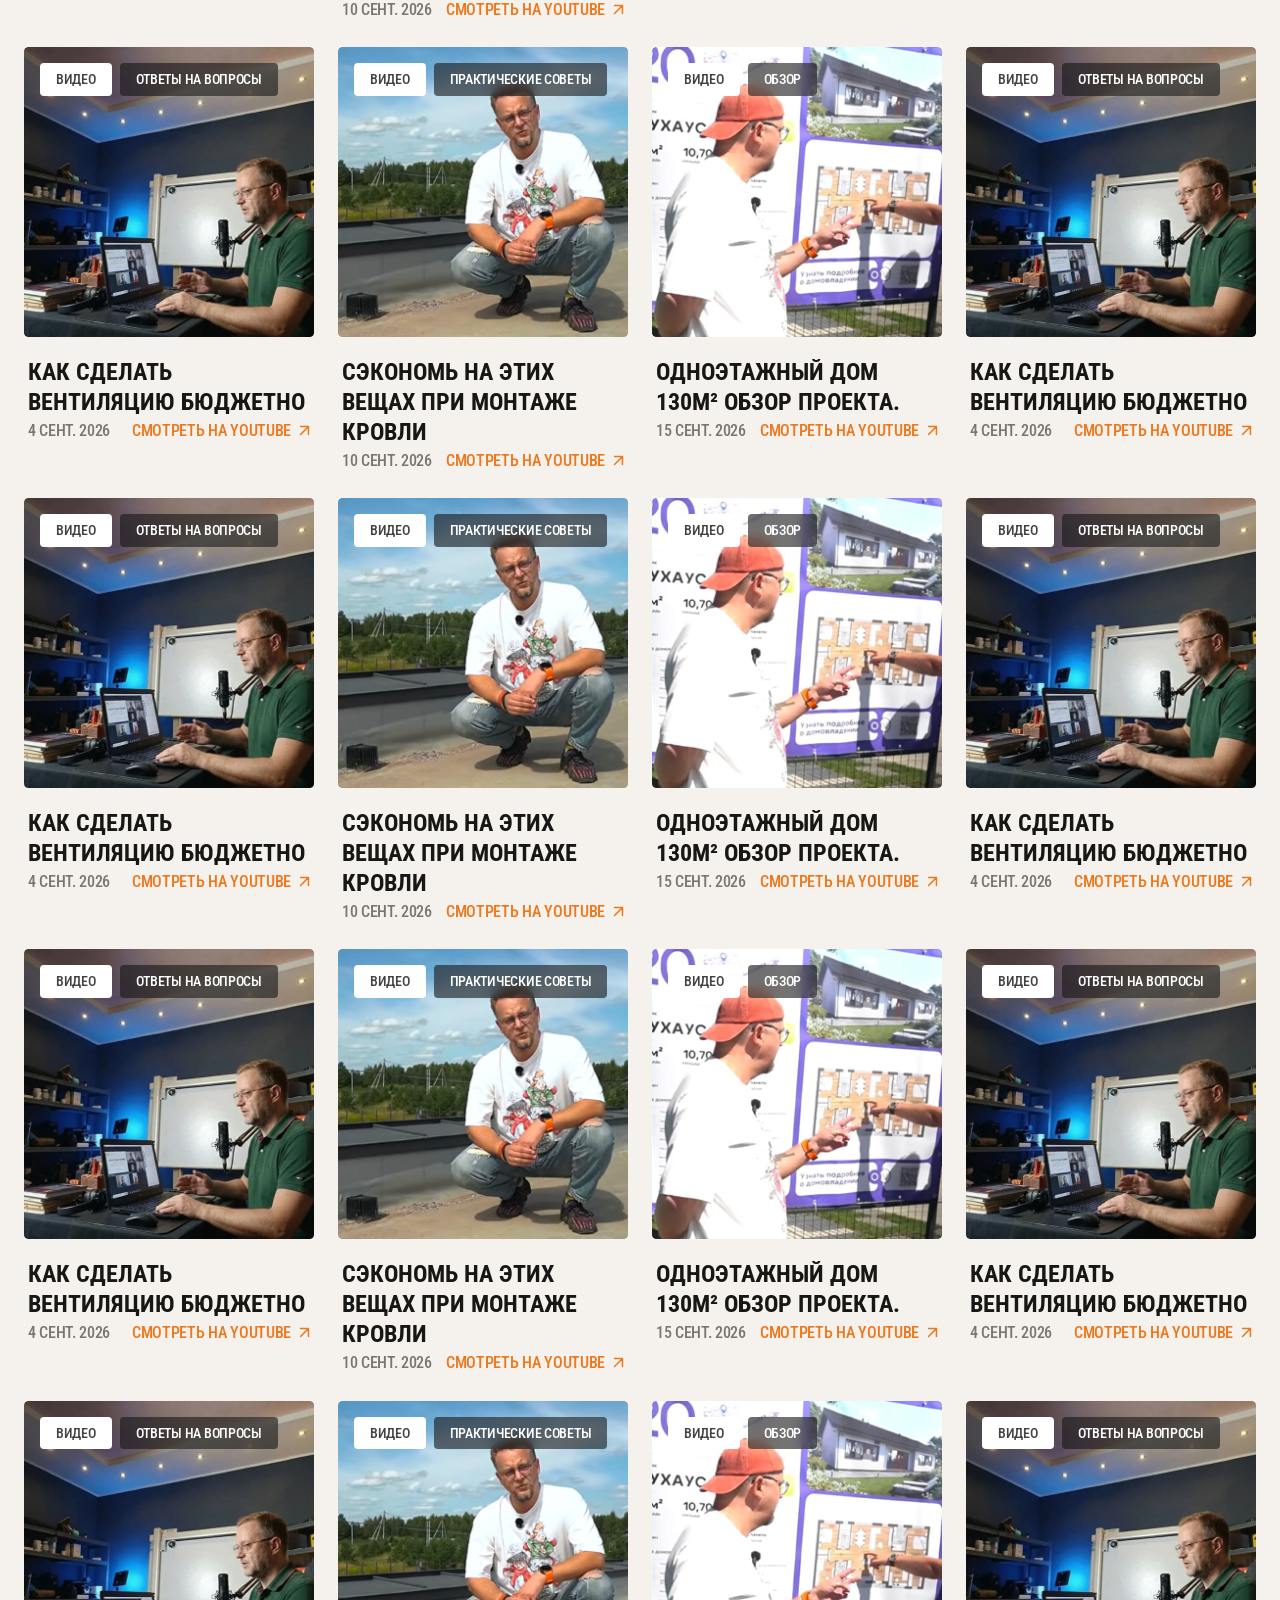
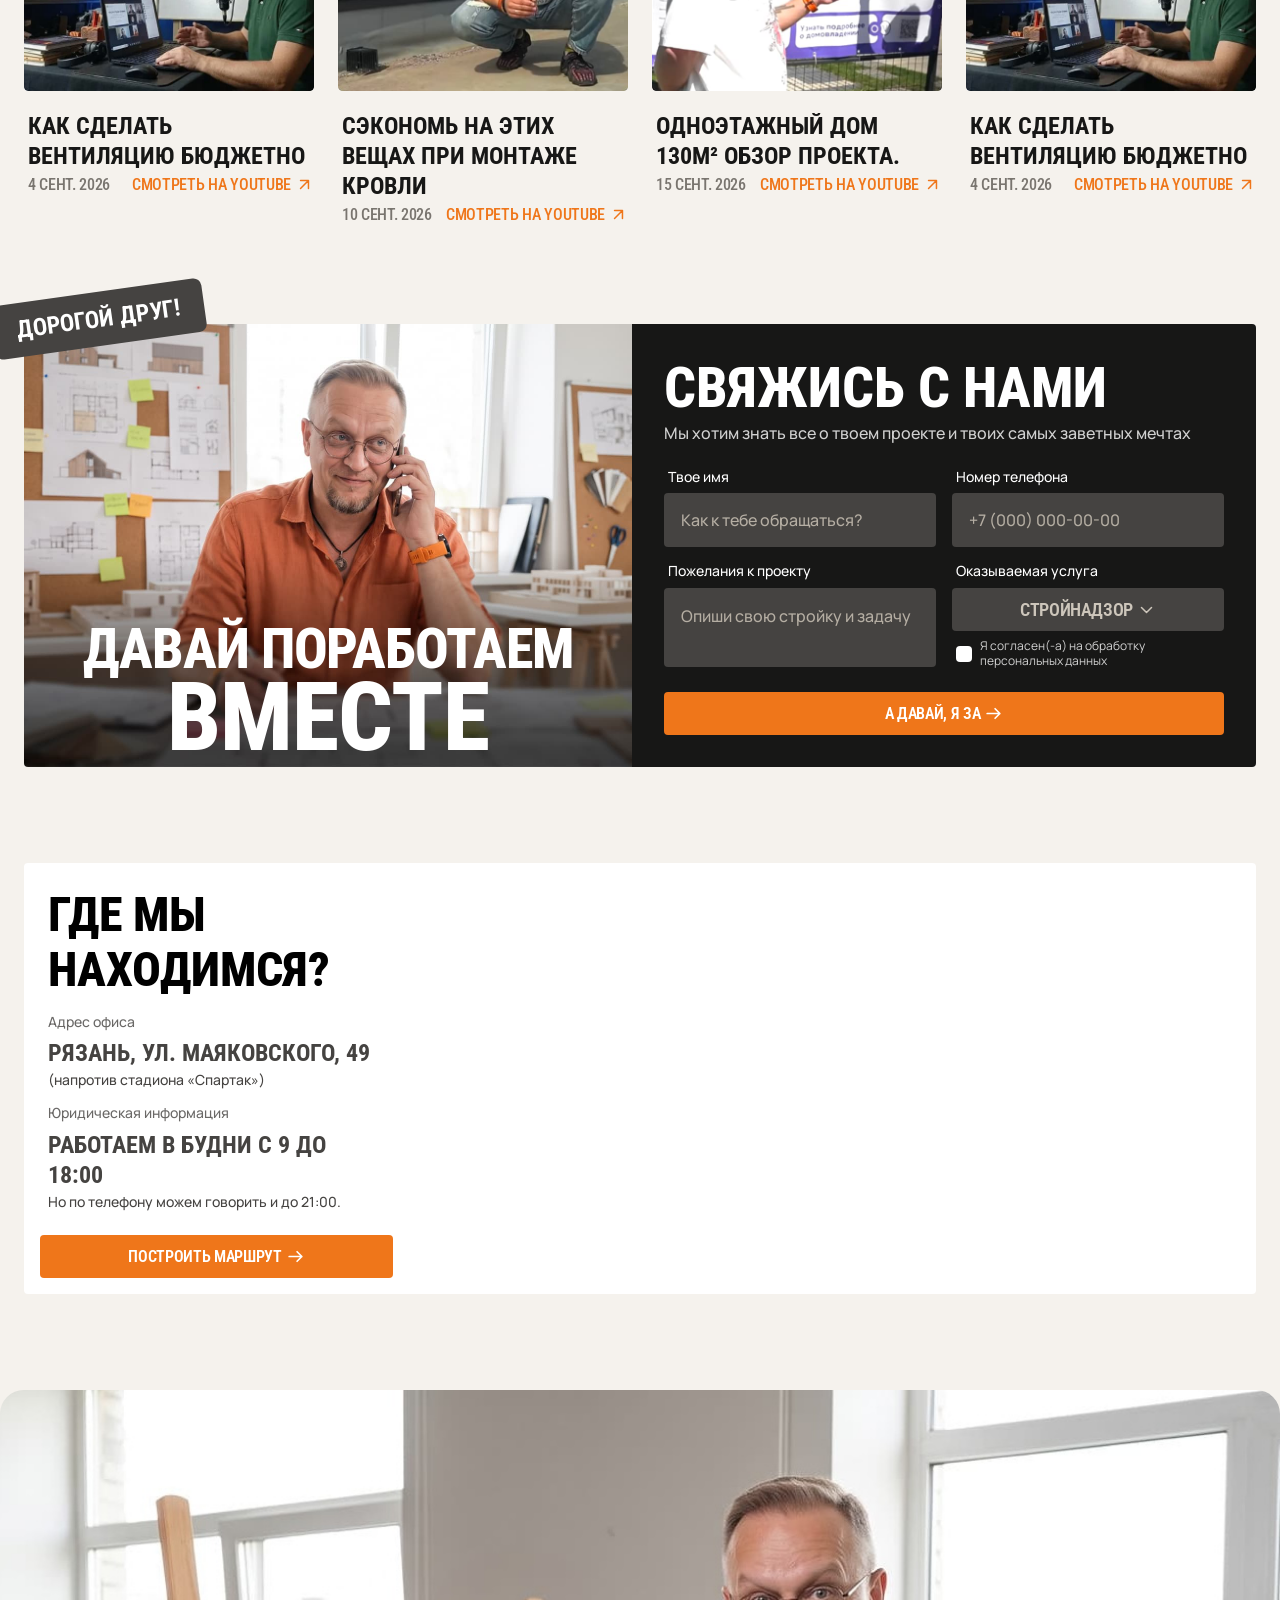
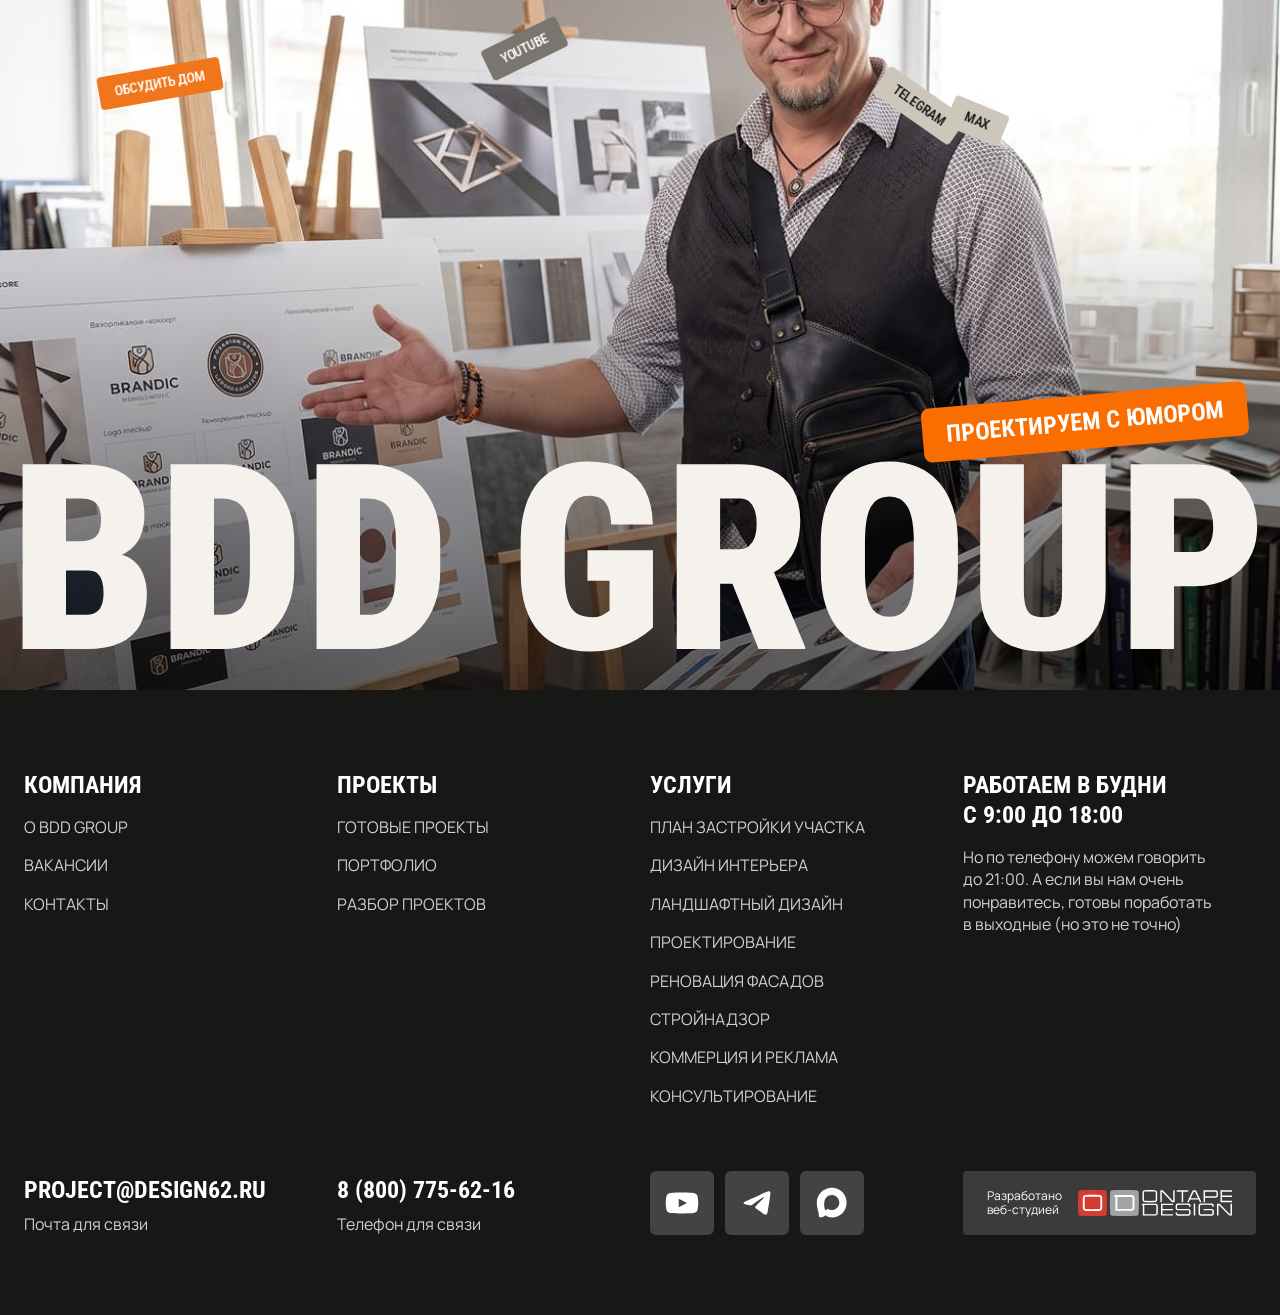
<file: blog.html>
<!DOCTYPE html>
<html lang="ru">

<head>
    <meta charset="UTF-8">
    <meta name="viewport" content="width=device-width, initial-scale=1.0">
    <title>Блог</title>
    <link rel="stylesheet" href="assets/style/style.css">
    <link rel="stylesheet" href="assets/style/service.css">
    <link rel="stylesheet" href="assets/style/contacts.css">
    <link rel="stylesheet" href="assets/style/blog.css">

</head>

<body>
    <header class="header">
        <div class="header_container">
            <div class="header_logo">
                <a href="./index.html" class="header_logo__image">
                    <img src="assets/images/logo/bdd_logo_ru.svg" alt="Логотип">
                </a>
            </div>
            <nav class="header_nav header_rc" id="header-nav">
                <a href="./services.html" class="header_link mobile">Все услуги</a>
                <div class="header_nav__item header_dropdown">

                    <button type="button" class="header_link header_dropdown__toggle" aria-expanded="false"
                        aria-controls="services-menu">
                        Услуги
                        <svg xmlns="http://www.w3.org/2000/svg" width="20" height="20" viewBox="0 0 17 17" fill="none"
                            aria-hidden="true">
                            <path d="M3.5 6.5L8.5 11.5L13.5 6.5" stroke="currentColor" stroke-width="1.5"
                                stroke-linecap="round" stroke-linejoin="round" />
                        </svg>
                    </button>

                    <div class="header_dropdown__panel" id="services-menu">
                        <ul class="header_dropdown__list header_medium_rc">
                            <li><a href="./service_page_pzu.html" class="header_dropdown__link is-active"
                                    data-img="assets/images/pzu/hero_section.jpg">План застройки участка</a></li>
                            <li><a href="./service_page_interior.html" class="header_dropdown__link"
                                    data-img="assets/images/interior/hero_section_interior.jpg">Дизайн интерьера</a>
                            </li>
                            <li><a href="/services/landscape/" class="header_dropdown__link"
                                    data-img="assets/images/interior/hero_section_interior.jpg">Ландшафтный дизайн</a>
                            </li>
                            <li><a href="./service_page_project.html" class="header_dropdown__link"
                                    data-img="assets/images/service_project/hero_section_project.jpg">Проектирование</a>
                            </li>
                            <li><a href="/services/facades/" class="header_dropdown__link"
                                    data-img="assets/images/service_project/hero_section_project.jpg">Реновация
                                    фасадов</a></li>
                            <li><a href="./service_page_supervision.html" class="header_dropdown__link"
                                    data-img="assets/images/supervision/hero_section.jpg">Стройнадзор</a></li>
                            <li><a href="./service_page_bddmedia.html" class="header_dropdown__link"
                                    data-img="assets/images/bddmedia/hero_section.jpg">Коммерция и реклама</a></li>
                            <li><a href="/services/consulting/" class="header_dropdown__link"
                                    data-img="assets/images/supervision/hero_section.jpg">Консультирование</a></li>
                        </ul>

                        <div class="header_dropdown__media"></div>
                    </div>
                </div>

                <a href="./about.html" class="header_link">О компании</a>
                <a href="./portfolio.html" class="header_link">Портфолио</a>
                <a href="./projects.html" class="header_link">Готовые проекты</a>
                <a href="./blog.html" class="header_link">Блог</a>
                <a href="./contacts.html" class="header_link">Контакты</a>
                <div class="header_nav__footer">
                    <button type="button" class="primary_btn orange_btn header_nav__cta tertiary_btn">
                        Заказать проект
                    </button>
                </div>
            </nav>
            <div class="header_buttons">
                <ul class="header_contacts">
                    <li>
                        <a href="tel:+70000000000" class="header_contact" aria-label="Позвонить">
                            <svg xmlns="http://www.w3.org/2000/svg" width="19" height="19" viewBox="0 0 19 19"
                                fill="none">
                                <path
                                    d="M6.63439 7.0089C7.18538 8.15654 7.93653 9.2321 8.88772 10.1834C9.83899 11.1346 10.9146 11.8858 12.0622 12.4368C12.1609 12.4841 12.2103 12.5079 12.2727 12.5261C12.4947 12.5907 12.7672 12.5443 12.9551 12.4097C13.0081 12.3718 13.0533 12.3266 13.1438 12.2361C13.4206 11.9592 13.559 11.8209 13.6981 11.7304C14.2229 11.3892 14.8995 11.3892 15.4243 11.7304C15.5635 11.8209 15.7018 11.9592 15.9786 12.2361L16.1328 12.3903C16.5536 12.8111 16.7639 13.0214 16.8782 13.2474C17.1055 13.6966 17.1055 14.2273 16.8782 14.6766C16.7639 14.9025 16.5536 15.1129 16.1328 15.5336L16.0081 15.6584C15.5888 16.0777 15.3792 16.2874 15.0941 16.4474C14.7778 16.6251 14.2866 16.7529 13.9238 16.7517C13.597 16.7508 13.3735 16.6874 12.9266 16.5606C10.5252 15.8789 8.25914 14.593 6.36869 12.7025C4.4782 10.812 3.19216 8.54588 2.51056 6.14447C2.38373 5.69762 2.32031 5.47419 2.31934 5.14727C2.31826 4.78452 2.446 4.2933 2.62367 3.97702C2.78378 3.69199 2.99342 3.48235 3.41271 3.06306L3.5375 2.93827C3.95823 2.51755 4.1686 2.30718 4.39452 2.19291C4.84384 1.96565 5.37446 1.96565 5.82378 2.19291C6.04971 2.30718 6.26008 2.51755 6.6808 2.93827L6.83507 3.09254C7.11184 3.36931 7.25023 3.5077 7.3407 3.64685C7.68191 4.17165 7.68191 4.84819 7.3407 5.37298C7.25023 5.51213 7.11184 5.65052 6.83507 5.92729C6.74458 6.01779 6.69933 6.06304 6.66145 6.11593C6.52686 6.30389 6.48039 6.57643 6.54509 6.79838C6.56329 6.86084 6.58699 6.91019 6.63439 7.0089Z"
                                    fill="#171716" />
                            </svg>
                        </a>
                    </li>
                    <li>
                        <a href="https://t.me/username" class="header_contact" target="_blank" rel="noopener"
                            aria-label="Telegram">
                            <svg xmlns="http://www.w3.org/2000/svg" width="19" height="19" viewBox="0 0 19 19"
                                fill="none">
                                <path
                                    d="M3.03117 8.59642C7.05769 6.76182 9.74268 5.55233 11.0861 4.96797C14.9219 3.2995 15.7189 3.00967 16.2384 3.0001C16.3527 2.998 16.6082 3.02761 16.7737 3.16804C16.9134 3.28661 16.9518 3.44679 16.9702 3.55921C16.9886 3.67163 17.0115 3.92773 16.9933 4.12784C16.7855 6.41185 15.8861 11.9545 15.4285 14.5127C15.2349 15.5951 14.8536 15.958 14.4845 15.9936C13.6824 16.0707 13.0734 15.4392 12.2965 14.9067C11.0809 14.0733 10.3941 13.5545 9.21409 12.7413C7.8504 11.8015 8.73442 11.285 9.51159 10.4409C9.71497 10.22 13.249 6.8583 13.3174 6.55334C13.326 6.5152 13.3339 6.37304 13.2532 6.29797C13.1724 6.2229 13.0532 6.24857 12.9672 6.26899C12.8453 6.29792 10.9033 7.64029 7.14115 10.2961C6.58991 10.6919 6.09062 10.8848 5.64327 10.8747C5.15011 10.8635 4.20146 10.5831 3.49623 10.3433C2.63124 10.0493 1.94377 9.89383 2.00363 9.39445C2.03481 9.13434 2.37733 8.86833 3.03117 8.59642Z"
                                    fill-rule="evenodd" clip-rule="evenodd" fill="#171716" />
                            </svg>
                        </a>
                    </li>
                    <li>
                        <a href="https://max.ru/username" class="header_contact" target="_blank" rel="noopener"
                            aria-label="Max">
                            <svg xmlns="http://www.w3.org/2000/svg" width="19" height="19" viewBox="0 0 38 38"
                                fill="none">
                                <path
                                    d="M19.0248 35.0944C15.7535 35.0944 14.2333 34.6169 11.5909 32.7066C9.91943 34.8556 4.62657 36.5351 4.39572 33.6617C4.39572 31.5048 3.91817 29.6822 3.37694 27.6924C2.73225 25.2409 2 22.5109 2 18.5552C2 9.10758 9.7523 2 18.9372 2C28.1301 2 35.3332 9.45779 35.3332 18.6427C35.3641 27.6856 28.0676 35.0462 19.0248 35.0944ZM19.1601 10.1661C14.687 9.93535 11.2008 13.0315 10.4288 17.8866C9.79208 21.906 10.9223 26.8009 11.8853 27.0556C12.347 27.167 13.509 26.2279 14.2333 25.5036C15.431 26.3309 16.8256 26.8279 18.2766 26.9442C22.9115 27.1671 26.8718 23.6386 27.183 19.0089C27.3641 14.3693 23.7956 10.4396 19.1601 10.1741V10.1661Z"
                                    fill-rule="evenodd" clip-rule="evenodd" fill="#171716" />
                            </svg>
                        </a>
                    </li>
                </ul>

                <span class="header_divider" aria-hidden="true"></span>

                <button type="button" class="header_cta tertiary_btn">Заказать проект</button>
                <button type="button" class="header_burger" aria-label="Открыть меню" aria-expanded="false"
                    aria-controls="header-nav">
                    <span></span>
                    <span></span>
                    <span></span>
                </button>
            </div>
        </div>
    </header>
    <main>
        <section class="hero_section service pzu">
            <div class="hero_image_bg">
                <img class="hero_image cover" src="./assets/images/blog/hero_section.jpg" alt="Главный экран">
            </div>
            <div class="hero_block">
                <div class="hero_block_content container">
                    <nav class="hero_breadcrumbs h4_rc" aria-label="Хлебные крошки">
                        <ol>
                            <li><a href="/">Главная</a></li>
                            >
                            <li aria-current="page">Блог</li>
                        </ol>
                    </nav>
                    <div class="hero_title">
                        <h1 class="hero_black_rc">
                            Блог
                        </h1>
                        
                    </div>
                </div>
            </div>
        </section>
        <section class="blog section">
            <div class="container">
                <div class="section_top">
                    <h2 class="blog_title">
                        <span class="h2_rc">Стройка вслух</span>
                        <span class="blog_title_big h1_rc">Мой <span class="blog_title_accent">стройблог</span></span>
                    </h2>
                    <a href="/blog/" class="primary_btn orange_btn blog_btn">Канал BDD на YOUTUBE</a>
                </div>

                <div class="blog_slider">

                    <div class="blog_cards">
                            <article class=" blog_card">
                                <a href="#" class="blog_card__image">
                                    <img src="./assets/images/service_page/blog1-4.jpg" alt="" class="cover">
                                    <div class="card__tags">
                                        <span class="chip chip_light_filled tabs_medium_rc">Видео</span>
                                        <span class="chip chip_dark_filled tabs_medium_rc">Ответы на вопросы</span>
                                    </div>
                                </a>
                                <div class="blog_card__content">
                                    <h3 class="blog_card__title h5_rc"><a href="#">Как сделать вентиляцию бюджетно</a>
                                    </h3>
                                    <div class="blog_card__meta tabs_medium_rc">
                                        <div class="date buttons_medium_rc">4 сент. 2026</div>
                                        <a href="#" class="blog_card__link buttons_medium_rc">Смотреть на YouTube</a>
                                    </div>
                                </div>
                            </article>

                            <article class=" blog_card">
                                <a href="#" class="blog_card__image">
                                    <img src="./assets/images/service_page/blog2.jpg" alt="" class="cover">
                                    <div class="card__tags">
                                        <span class="chip chip_light_filled tabs_medium_rc">Видео</span>
                                        <span class="chip chip_dark_filled tabs_medium_rc">Практические советы</span>
                                    </div>
                                </a>
                                <div class="blog_card__content">
                                    <h3 class="blog_card__title h5_rc"><a href="#">Сэкономь на этих вещах при монтаже
                                            кровли</a></h3>
                                    <div class="blog_card__meta tabs_medium_rc">
                                        <div class="date buttons_medium_rc">10 сент. 2026</div>
                                        <a href="#" class="blog_card__link buttons_medium_rc">Смотреть на YouTube</a>
                                    </div>
                                </div>
                            </article>

                            <article class=" blog_card">
                                <a href="#" class="blog_card__image">
                                    <img src="./assets/images/service_page/blog3.jpg" alt="" class="cover">
                                    <div class="card__tags">
                                        <span class="chip chip_light_filled tabs_medium_rc">Видео</span>
                                        <span class="chip chip_dark_filled tabs_medium_rc">Обзор</span>
                                    </div>
                                </a>
                                <div class="blog_card__content">
                                    <h3 class="blog_card__title h5_rc"><a href="#">Одноэтажный дом 130м² Обзор
                                            проекта.</a></h3>
                                    <div class="blog_card__meta tabs_medium_rc">
                                        <div class="date buttons_medium_rc">15 сент. 2026</div>
                                        <a href="#" class="blog_card__link buttons_medium_rc">Смотреть на YouTube</a>
                                    </div>
                                </div>
                            </article>

                            <article class=" blog_card">
                                <a href="#" class="blog_card__image">
                                    <img src="./assets/images/service_page/blog1-4.jpg" alt="" class="cover">
                                    <div class="card__tags">
                                        <span class="chip chip_light_filled tabs_medium_rc">Видео</span>
                                        <span class="chip chip_dark_filled tabs_medium_rc">Ответы на вопросы</span>
                                    </div>
                                </a>
                                <div class="blog_card__content">
                                    <h3 class="blog_card__title h5_rc"><a href="#">Как сделать вентиляцию бюджетно</a>
                                    </h3>
                                    <div class="blog_card__meta tabs_medium_rc">
                                        <div class="date buttons_medium_rc">4 сент. 2026</div>
                                        <a href="#" class="blog_card__link buttons_medium_rc">Смотреть на YouTube</a>
                                    </div>
                                </div>
                            </article>
                            <article class=" blog_card">
                                <a href="#" class="blog_card__image">
                                    <img src="./assets/images/service_page/blog1-4.jpg" alt="" class="cover">
                                    <div class="card__tags">
                                        <span class="chip chip_light_filled tabs_medium_rc">Видео</span>
                                        <span class="chip chip_dark_filled tabs_medium_rc">Ответы на вопросы</span>
                                    </div>
                                </a>
                                <div class="blog_card__content">
                                    <h3 class="blog_card__title h5_rc"><a href="#">Как сделать вентиляцию бюджетно</a>
                                    </h3>
                                    <div class="blog_card__meta tabs_medium_rc">
                                        <div class="date buttons_medium_rc">4 сент. 2026</div>
                                        <a href="#" class="blog_card__link buttons_medium_rc">Смотреть на YouTube</a>
                                    </div>
                                </div>
                            </article>

                            <article class=" blog_card">
                                <a href="#" class="blog_card__image">
                                    <img src="./assets/images/service_page/blog2.jpg" alt="" class="cover">
                                    <div class="card__tags">
                                        <span class="chip chip_light_filled tabs_medium_rc">Видео</span>
                                        <span class="chip chip_dark_filled tabs_medium_rc">Практические советы</span>
                                    </div>
                                </a>
                                <div class="blog_card__content">
                                    <h3 class="blog_card__title h5_rc"><a href="#">Сэкономь на этих вещах при монтаже
                                            кровли</a></h3>
                                    <div class="blog_card__meta tabs_medium_rc">
                                        <div class="date buttons_medium_rc">10 сент. 2026</div>
                                        <a href="#" class="blog_card__link buttons_medium_rc">Смотреть на YouTube</a>
                                    </div>
                                </div>
                            </article>

                            <article class=" blog_card">
                                <a href="#" class="blog_card__image">
                                    <img src="./assets/images/service_page/blog3.jpg" alt="" class="cover">
                                    <div class="card__tags">
                                        <span class="chip chip_light_filled tabs_medium_rc">Видео</span>
                                        <span class="chip chip_dark_filled tabs_medium_rc">Обзор</span>
                                    </div>
                                </a>
                                <div class="blog_card__content">
                                    <h3 class="blog_card__title h5_rc"><a href="#">Одноэтажный дом 130м² Обзор
                                            проекта.</a></h3>
                                    <div class="blog_card__meta tabs_medium_rc">
                                        <div class="date buttons_medium_rc">15 сент. 2026</div>
                                        <a href="#" class="blog_card__link buttons_medium_rc">Смотреть на YouTube</a>
                                    </div>
                                </div>
                            </article>

                            <article class=" blog_card">
                                <a href="#" class="blog_card__image">
                                    <img src="./assets/images/service_page/blog1-4.jpg" alt="" class="cover">
                                    <div class="card__tags">
                                        <span class="chip chip_light_filled tabs_medium_rc">Видео</span>
                                        <span class="chip chip_dark_filled tabs_medium_rc">Ответы на вопросы</span>
                                    </div>
                                </a>
                                <div class="blog_card__content">
                                    <h3 class="blog_card__title h5_rc"><a href="#">Как сделать вентиляцию бюджетно</a>
                                    </h3>
                                    <div class="blog_card__meta tabs_medium_rc">
                                        <div class="date buttons_medium_rc">4 сент. 2026</div>
                                        <a href="#" class="blog_card__link buttons_medium_rc">Смотреть на YouTube</a>
                                    </div>
                                </div>
                            </article>
                            <article class=" blog_card">
                                <a href="#" class="blog_card__image">
                                    <img src="./assets/images/service_page/blog1-4.jpg" alt="" class="cover">
                                    <div class="card__tags">
                                        <span class="chip chip_light_filled tabs_medium_rc">Видео</span>
                                        <span class="chip chip_dark_filled tabs_medium_rc">Ответы на вопросы</span>
                                    </div>
                                </a>
                                <div class="blog_card__content">
                                    <h3 class="blog_card__title h5_rc"><a href="#">Как сделать вентиляцию бюджетно</a>
                                    </h3>
                                    <div class="blog_card__meta tabs_medium_rc">
                                        <div class="date buttons_medium_rc">4 сент. 2026</div>
                                        <a href="#" class="blog_card__link buttons_medium_rc">Смотреть на YouTube</a>
                                    </div>
                                </div>
                            </article>

                            <article class=" blog_card">
                                <a href="#" class="blog_card__image">
                                    <img src="./assets/images/service_page/blog2.jpg" alt="" class="cover">
                                    <div class="card__tags">
                                        <span class="chip chip_light_filled tabs_medium_rc">Видео</span>
                                        <span class="chip chip_dark_filled tabs_medium_rc">Практические советы</span>
                                    </div>
                                </a>
                                <div class="blog_card__content">
                                    <h3 class="blog_card__title h5_rc"><a href="#">Сэкономь на этих вещах при монтаже
                                            кровли</a></h3>
                                    <div class="blog_card__meta tabs_medium_rc">
                                        <div class="date buttons_medium_rc">10 сент. 2026</div>
                                        <a href="#" class="blog_card__link buttons_medium_rc">Смотреть на YouTube</a>
                                    </div>
                                </div>
                            </article>

                            <article class=" blog_card">
                                <a href="#" class="blog_card__image">
                                    <img src="./assets/images/service_page/blog3.jpg" alt="" class="cover">
                                    <div class="card__tags">
                                        <span class="chip chip_light_filled tabs_medium_rc">Видео</span>
                                        <span class="chip chip_dark_filled tabs_medium_rc">Обзор</span>
                                    </div>
                                </a>
                                <div class="blog_card__content">
                                    <h3 class="blog_card__title h5_rc"><a href="#">Одноэтажный дом 130м² Обзор
                                            проекта.</a></h3>
                                    <div class="blog_card__meta tabs_medium_rc">
                                        <div class="date buttons_medium_rc">15 сент. 2026</div>
                                        <a href="#" class="blog_card__link buttons_medium_rc">Смотреть на YouTube</a>
                                    </div>
                                </div>
                            </article>

                            <article class=" blog_card">
                                <a href="#" class="blog_card__image">
                                    <img src="./assets/images/service_page/blog1-4.jpg" alt="" class="cover">
                                    <div class="card__tags">
                                        <span class="chip chip_light_filled tabs_medium_rc">Видео</span>
                                        <span class="chip chip_dark_filled tabs_medium_rc">Ответы на вопросы</span>
                                    </div>
                                </a>
                                <div class="blog_card__content">
                                    <h3 class="blog_card__title h5_rc"><a href="#">Как сделать вентиляцию бюджетно</a>
                                    </h3>
                                    <div class="blog_card__meta tabs_medium_rc">
                                        <div class="date buttons_medium_rc">4 сент. 2026</div>
                                        <a href="#" class="blog_card__link buttons_medium_rc">Смотреть на YouTube</a>
                                    </div>
                                </div>
                            </article>
                            <article class=" blog_card">
                                <a href="#" class="blog_card__image">
                                    <img src="./assets/images/service_page/blog1-4.jpg" alt="" class="cover">
                                    <div class="card__tags">
                                        <span class="chip chip_light_filled tabs_medium_rc">Видео</span>
                                        <span class="chip chip_dark_filled tabs_medium_rc">Ответы на вопросы</span>
                                    </div>
                                </a>
                                <div class="blog_card__content">
                                    <h3 class="blog_card__title h5_rc"><a href="#">Как сделать вентиляцию бюджетно</a>
                                    </h3>
                                    <div class="blog_card__meta tabs_medium_rc">
                                        <div class="date buttons_medium_rc">4 сент. 2026</div>
                                        <a href="#" class="blog_card__link buttons_medium_rc">Смотреть на YouTube</a>
                                    </div>
                                </div>
                            </article>

                            <article class=" blog_card">
                                <a href="#" class="blog_card__image">
                                    <img src="./assets/images/service_page/blog2.jpg" alt="" class="cover">
                                    <div class="card__tags">
                                        <span class="chip chip_light_filled tabs_medium_rc">Видео</span>
                                        <span class="chip chip_dark_filled tabs_medium_rc">Практические советы</span>
                                    </div>
                                </a>
                                <div class="blog_card__content">
                                    <h3 class="blog_card__title h5_rc"><a href="#">Сэкономь на этих вещах при монтаже
                                            кровли</a></h3>
                                    <div class="blog_card__meta tabs_medium_rc">
                                        <div class="date buttons_medium_rc">10 сент. 2026</div>
                                        <a href="#" class="blog_card__link buttons_medium_rc">Смотреть на YouTube</a>
                                    </div>
                                </div>
                            </article>

                            <article class=" blog_card">
                                <a href="#" class="blog_card__image">
                                    <img src="./assets/images/service_page/blog3.jpg" alt="" class="cover">
                                    <div class="card__tags">
                                        <span class="chip chip_light_filled tabs_medium_rc">Видео</span>
                                        <span class="chip chip_dark_filled tabs_medium_rc">Обзор</span>
                                    </div>
                                </a>
                                <div class="blog_card__content">
                                    <h3 class="blog_card__title h5_rc"><a href="#">Одноэтажный дом 130м² Обзор
                                            проекта.</a></h3>
                                    <div class="blog_card__meta tabs_medium_rc">
                                        <div class="date buttons_medium_rc">15 сент. 2026</div>
                                        <a href="#" class="blog_card__link buttons_medium_rc">Смотреть на YouTube</a>
                                    </div>
                                </div>
                            </article>

                            <article class=" blog_card">
                                <a href="#" class="blog_card__image">
                                    <img src="./assets/images/service_page/blog1-4.jpg" alt="" class="cover">
                                    <div class="card__tags">
                                        <span class="chip chip_light_filled tabs_medium_rc">Видео</span>
                                        <span class="chip chip_dark_filled tabs_medium_rc">Ответы на вопросы</span>
                                    </div>
                                </a>
                                <div class="blog_card__content">
                                    <h3 class="blog_card__title h5_rc"><a href="#">Как сделать вентиляцию бюджетно</a>
                                    </h3>
                                    <div class="blog_card__meta tabs_medium_rc">
                                        <div class="date buttons_medium_rc">4 сент. 2026</div>
                                        <a href="#" class="blog_card__link buttons_medium_rc">Смотреть на YouTube</a>
                                    </div>
                                </div>
                            </article>
                            <article class=" blog_card">
                                <a href="#" class="blog_card__image">
                                    <img src="./assets/images/service_page/blog1-4.jpg" alt="" class="cover">
                                    <div class="card__tags">
                                        <span class="chip chip_light_filled tabs_medium_rc">Видео</span>
                                        <span class="chip chip_dark_filled tabs_medium_rc">Ответы на вопросы</span>
                                    </div>
                                </a>
                                <div class="blog_card__content">
                                    <h3 class="blog_card__title h5_rc"><a href="#">Как сделать вентиляцию бюджетно</a>
                                    </h3>
                                    <div class="blog_card__meta tabs_medium_rc">
                                        <div class="date buttons_medium_rc">4 сент. 2026</div>
                                        <a href="#" class="blog_card__link buttons_medium_rc">Смотреть на YouTube</a>
                                    </div>
                                </div>
                            </article>

                            <article class=" blog_card">
                                <a href="#" class="blog_card__image">
                                    <img src="./assets/images/service_page/blog2.jpg" alt="" class="cover">
                                    <div class="card__tags">
                                        <span class="chip chip_light_filled tabs_medium_rc">Видео</span>
                                        <span class="chip chip_dark_filled tabs_medium_rc">Практические советы</span>
                                    </div>
                                </a>
                                <div class="blog_card__content">
                                    <h3 class="blog_card__title h5_rc"><a href="#">Сэкономь на этих вещах при монтаже
                                            кровли</a></h3>
                                    <div class="blog_card__meta tabs_medium_rc">
                                        <div class="date buttons_medium_rc">10 сент. 2026</div>
                                        <a href="#" class="blog_card__link buttons_medium_rc">Смотреть на YouTube</a>
                                    </div>
                                </div>
                            </article>

                            <article class=" blog_card">
                                <a href="#" class="blog_card__image">
                                    <img src="./assets/images/service_page/blog3.jpg" alt="" class="cover">
                                    <div class="card__tags">
                                        <span class="chip chip_light_filled tabs_medium_rc">Видео</span>
                                        <span class="chip chip_dark_filled tabs_medium_rc">Обзор</span>
                                    </div>
                                </a>
                                <div class="blog_card__content">
                                    <h3 class="blog_card__title h5_rc"><a href="#">Одноэтажный дом 130м² Обзор
                                            проекта.</a></h3>
                                    <div class="blog_card__meta tabs_medium_rc">
                                        <div class="date buttons_medium_rc">15 сент. 2026</div>
                                        <a href="#" class="blog_card__link buttons_medium_rc">Смотреть на YouTube</a>
                                    </div>
                                </div>
                            </article>

                            <article class=" blog_card">
                                <a href="#" class="blog_card__image">
                                    <img src="./assets/images/service_page/blog1-4.jpg" alt="" class="cover">
                                    <div class="card__tags">
                                        <span class="chip chip_light_filled tabs_medium_rc">Видео</span>
                                        <span class="chip chip_dark_filled tabs_medium_rc">Ответы на вопросы</span>
                                    </div>
                                </a>
                                <div class="blog_card__content">
                                    <h3 class="blog_card__title h5_rc"><a href="#">Как сделать вентиляцию бюджетно</a>
                                    </h3>
                                    <div class="blog_card__meta tabs_medium_rc">
                                        <div class="date buttons_medium_rc">4 сент. 2026</div>
                                        <a href="#" class="blog_card__link buttons_medium_rc">Смотреть на YouTube</a>
                                    </div>
                                </div>
                            </article>
                        </div>
                    </div>
                </div>
        </section>
        <section class="feedback section">
            <div class="container">
                <div class="feedback_block">
                    <div class="plaque">
                        <h5 class="plaque_text h5_rc">Дорогой друг!</h5>
                    </div>

                    <div class="feedback_media">
                        <img src="./assets/images/feedback/feedback_image.jpg" alt="" class="feedback_image cover">
                        <p class="feedback_slogan h2_rc">
                            Давай поработаем <span>вместе</span>
                        </p>
                    </div>

                    <form action="" class="feedback_form">
                        <div class="feedback_head">
                            <h2 class="feedback_title h2_rc">Свяжись с нами</h2>
                            <p class="feedback_subtitle body_medium_mr">Мы хотим знать все о твоем проекте и твоих самых
                                заветных мечтах</p>
                        </div>

                        <div class="feedback_fields">
                            <label class="field">
                                <span class="field_label caption_medium_mr">Твое имя</span>
                                <input type="text" name="name" class="field_input body_medium_mr"
                                    placeholder="Как к тебе обращаться?">
                            </label>

                            <label class="field">
                                <span class="field_label caption_medium_mr">Номер телефона</span>
                                <input type="tel" name="phone" class="field_input body_medium_mr"
                                    placeholder="+7 (000) 000-00-00">
                            </label>

                            <label class="field">
                                <span class="field_label caption_medium_mr">Пожелания к проекту</span>
                                <textarea name="message" class="field_input field_textarea body_medium_mr"
                                    placeholder="Опиши свою стройку и задачу"></textarea>
                            </label>

                            <div class="field">
                                <label for="feedback_service" class="field_label caption_medium_mr">Оказываемая
                                    услуга</label>
                                <div class="field_input field_select header_button_rc">
                                    <span class="field_select__text">Выбери услугу</span>
                                    <select id="feedback_service" name="service" class="field_select__control">
                                        <option>Стройнадзор</option>
                                        <option>Проектирование</option>
                                        <option>Ландшафтный дизайн</option>
                                    </select>
                                </div>

                                <label class="checkbox feedback_checkbox">
                                    <input type="checkbox" name="agree" class="checkbox_input" required>
                                    <span class="checkbox_box"></span>
                                    <span class="checkbox_text micro_mr">Я согласен(-а) на обработку персональных
                                        данных</span>
                                </label>
                            </div>
                        </div>

                        <button type="submit" class="primary_btn orange_btn feedback_btn">
                            А давай, я за
                        </button>
                    </form>
                </div>
            </div>
        </section>
        <section class="map section">
            <div class="container">
                <div class="map_card card">
                    <div class="map_information">
                        <div class="map_information_block">
                            <h3 class="h3_rc">Где мы находимся?</h3>
                            <div class="address_office map_information_text_block">
                                <p class="address_subtitle map_subtitles caption_medium_mr">Адрес офиса</p>
                                <div class="address_title_caption">
                                    <h5 class="address_title h5_rc">Рязань, ул. Маяковского, 49</h5>
                                    <p class="address_description caption_medium_mr">(напротив стадиона «Спартак»)</p>
                                </div>
                            </div>
                            <div class="legal_information map_information_text_block">
                                <p class="legal_information_subtitle map_subtitles caption_medium_mr">Юридическая
                                    информация
                                </p>
                                <div class="legal_information_title_caption">
                                    <h5 class="legal_information_title h5_rc">Работаем в будни с 9 до 18:00</h5>
                                    <p class="legal_information_description caption_medium_mr">Но по телефону можем
                                        говорить и до 21:00. </p>
                                </div>
                            </div>
                        </div>
                        <a href="#" class="primary_btn orange_btn map_btn">Построить маршрут</a>
                    </div>
                    <div class="map_frame">
                        <iframe
                            src="https://yandex.ru/map-widget/v1/?um=constructor%3A6832f737dd421f09b8d028462d7a310ed365d231e0c0f986843a73a34d91c0ef&amp;source=constructor"
                            width="823" height="375" frameborder="0"></iframe>
                    </div>
                </div>
            </div>
        </section>
    </main>
    <footer>
        <div class="footer_media">
            <img class="footer_media_img cover" src="assets/images/blog/footer.jpg" alt="Подвал">
            <div class="footer_media__content">
                <div class="footer_title_slogan">
                    <h2 class="footer_media__title">BDD GROUP</h2>
                    <div class="slogan_footer chip orange_chip">
                        <h5 class="h5_rc">Проектируем с юмором</h5>
                    </div>
                </div> <a href="/" class="footer_media__chip chip_1 tabs_medium_rc orange_chip">
                    Обсудить дом
                </a>
                <a href="/" class="footer_media__chip chip_2 tabs_medium_rc dark_chip">
                    YouTube
                </a>
                <a href="/" class="footer_media__chip chip_3 tabs_medium_rc grey_chip">
                    Telegram
                </a>
                <a href="/" class="footer_media__chip chip_4 tabs_medium_rc grey_chip">
                    Max
                </a>
            </div>
        </div>
        <div class="footer_bottom">
            <div class="container">
                <div class="footer_grid">
                    <nav class="footer_col" aria-label="Компания">
                        <p class="footer_col__title h5_rc">Компания</p>
                        <ul class="footer_col__list body_reg_mr">
                            <li><a href="/about/" class="footer_link">О BDD GROUP</a></li>
                            <li><a href="/vacancies/" class="footer_link">Вакансии</a></li>
                            <li><a href="/contacts/" class="footer_link">Контакты</a></li>
                        </ul>
                    </nav>

                    <nav class="footer_col" aria-label="Проекты">
                        <p class="footer_col__title h5_rc">Проекты</p>
                        <ul class="footer_col__list body_reg_mr">
                            <li><a href="/projects/" class="footer_link">Готовые проекты</a></li>
                            <li><a href="/portfolio/" class="footer_link">Портфолио</a></li>
                            <li><a href="/reviews/" class="footer_link">Разбор проектов</a></li>
                        </ul>
                    </nav>

                    <nav class="footer_col" aria-label="Услуги">
                        <p class="footer_col__title h5_rc">Услуги</p>
                        <ul class="footer_col__list body_reg_mr">
                            <li><a href="/service_page_pzu.html" class="footer_link">План застройки участка</a></li>
                            <li><a href="/service_page_interior.html" class="footer_link">Дизайн интерьера</a></li>
                            <li><a href="/services/landscape/" class="footer_link">Ландшафтный дизайн</a></li>
                            <li><a href="/service_page_project.html" class="footer_link">Проектирование</a></li>
                            <li><a href="/services/facades/" class="footer_link">Реновация фасадов</a></li>
                            <li><a href="/service_page_supervision.html" class="footer_link">Стройнадзор</a></li>
                            <li><a href="/service_page_bddmedia.html" class="footer_link">Коммерция и реклама</a></li>
                            <li><a href="/services/consulting/" class="footer_link">Консультирование</a></li>
                        </ul>
                    </nav>

                    <div class="footer_col">
                        <p class="footer_col__title h5_rc">Работаем в будни<br>с 9:00 до 18:00</p>
                        <p class="footer_col__text body_reg_mr">Но по телефону можем говорить до&nbsp;21:00. А если вы
                            нам
                            очень
                            понравитесь, готовы поработать в&nbsp;выходные (но это не точно)</p>
                    </div>

                    <div class="footer_contact">
                        <a href="mailto:project@design62.ru" class="footer_contact__value h5_rc">project@design62.ru</a>
                        <span class="footer_contact__label body_reg_mr">Почта для связи</span>
                    </div>

                    <div class="footer_contact">
                        <a href="tel:88007756216" class="footer_contact__value h5_rc">8 (800) 775-62-16</a>
                        <span class="footer_contact__label body_reg_mr">Телефон для связи</span>
                    </div>

                    <ul class="footer_socials">
                        <li>
                            <a href="https://youtube.com/@username" class="footer_social" target="_blank" rel="noopener"
                                aria-label="YouTube">
                                <svg viewBox="0 0 24 24" fill="currentColor" aria-hidden="true">
                                    <path fill-rule="evenodd"
                                        d="M23 7.2a3 3 0 0 0-2.1-2.1C19 4.6 12 4.6 12 4.6s-7 0-8.9.5A3 3 0 0 0 1 7.2 31 31 0 0 0 .5 12a31 31 0 0 0 .5 4.8 3 3 0 0 0 2.1 2.1c1.9.5 8.9.5 8.9.5s7 0 8.9-.5a3 3 0 0 0 2.1-2.1 31 31 0 0 0 .5-4.8 31 31 0 0 0-.5-4.8zM9.7 15V9l5.8 3-5.8 3z" />
                                </svg>
                            </a>
                        </li>
                        <li>
                            <a href="https://t.me/username" class="footer_social" target="_blank" rel="noopener"
                                aria-label="Telegram">
                                <svg viewBox="0 0 19 19" fill="currentColor" aria-hidden="true">
                                    <path fill-rule="evenodd"
                                        d="M3.03117 8.59642C7.05769 6.76182 9.74268 5.55233 11.0861 4.96797C14.9219 3.2995 15.7189 3.00967 16.2384 3.0001C16.3527 2.998 16.6082 3.02761 16.7737 3.16804C16.9134 3.28661 16.9518 3.44679 16.9702 3.55921C16.9886 3.67163 17.0115 3.92773 16.9933 4.12784C16.7855 6.41185 15.8861 11.9545 15.4285 14.5127C15.2349 15.5951 14.8536 15.958 14.4845 15.9936C13.6824 16.0707 13.0734 15.4392 12.2965 14.9067C11.0809 14.0733 10.3941 13.5545 9.21409 12.7413C7.8504 11.8015 8.73442 11.285 9.51159 10.4409C9.71497 10.22 13.249 6.8583 13.3174 6.55334C13.326 6.5152 13.3339 6.37304 13.2532 6.29797C13.1724 6.2229 13.0532 6.24857 12.9672 6.26899C12.8453 6.29792 10.9033 7.64029 7.14115 10.2961C6.58991 10.6919 6.09062 10.8848 5.64327 10.8747C5.15011 10.8635 4.20146 10.5831 3.49623 10.3433C2.63124 10.0493 1.94377 9.89383 2.00363 9.39445C2.03481 9.13434 2.37733 8.86833 3.03117 8.59642Z" />
                                </svg>
                            </a>
                        </li>
                        <li>
                            <a href="https://max.ru/username" class="footer_social" target="_blank" rel="noopener"
                                aria-label="Max">
                                <svg viewBox="0 0 38 38" fill="currentColor" aria-hidden="true">
                                    <path fill-rule="evenodd"
                                        d="M19.0248 35.0944C15.7535 35.0944 14.2333 34.6169 11.5909 32.7066C9.91943 34.8556 4.62657 36.5351 4.39572 33.6617C4.39572 31.5048 3.91817 29.6822 3.37694 27.6924C2.73225 25.2409 2 22.5109 2 18.5552C2 9.10758 9.7523 2 18.9372 2C28.1301 2 35.3332 9.45779 35.3332 18.6427C35.3641 27.6856 28.0676 35.0462 19.0248 35.0944ZM19.1601 10.1661C14.687 9.93535 11.2008 13.0315 10.4288 17.8866C9.79208 21.906 10.9223 26.8009 11.8853 27.0556C12.347 27.167 13.509 26.2279 14.2333 25.5036C15.431 26.3309 16.8256 26.8279 18.2766 26.9442C22.9115 27.1671 26.8718 23.6386 27.183 19.0089C27.3641 14.3693 23.7956 10.4396 19.1601 10.1741V10.1661Z" />
                                </svg>
                            </a>
                        </li>
                    </ul>

                    <a href="https://ontape.ru" class="footer_dev" target="_blank" rel="noopener">
                        <span class="footer_dev__text">Разработано<br>веб-студией</span>
                        <img src="assets/icons/ontape.svg" alt="Ontape Design" class="footer_dev__logo">
                    </a>
                </div>
            </div>
        </div>
    </footer>
    <script src="https://cdnjs.cloudflare.com/ajax/libs/gsap/3.12.5/gsap.min.js"></script>
    <script src="assets/js/script.js"></script>
    <script src="assets/js/filter.js"></script>
</body>

</html>
</file>
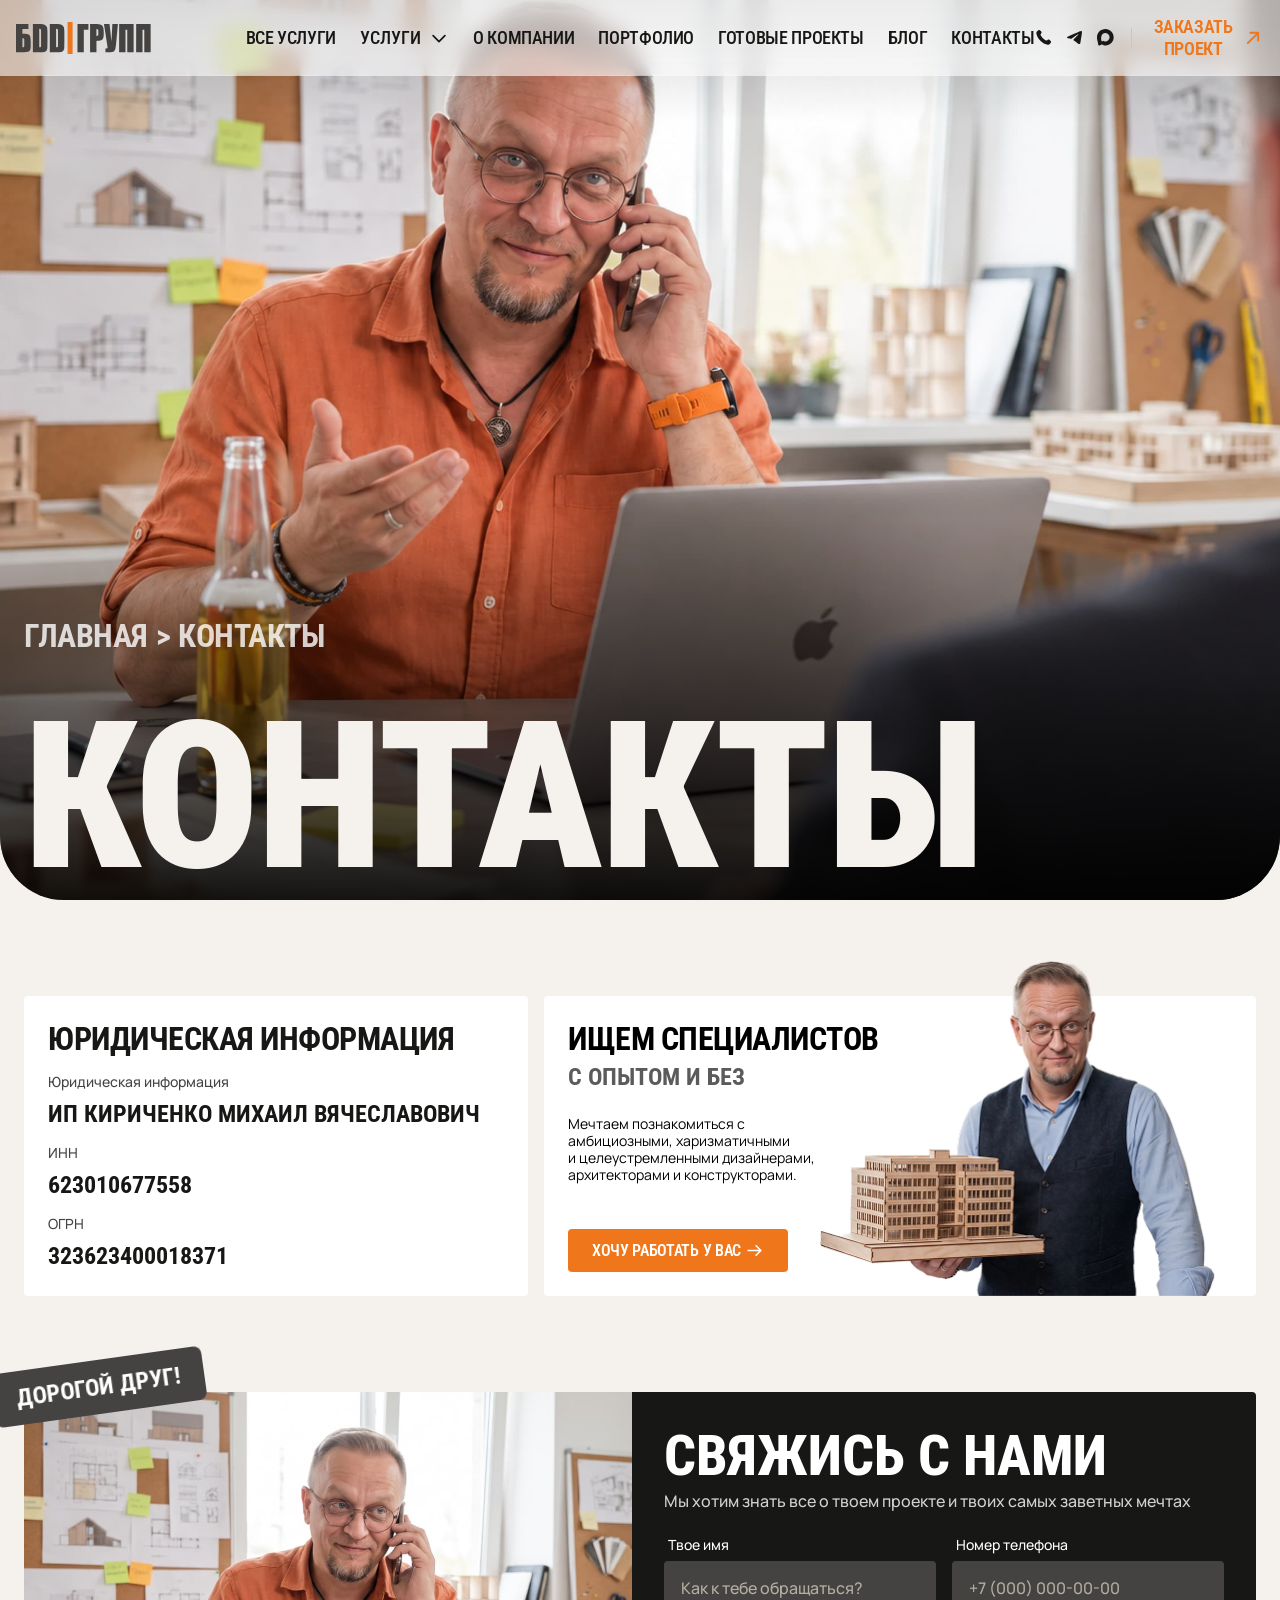
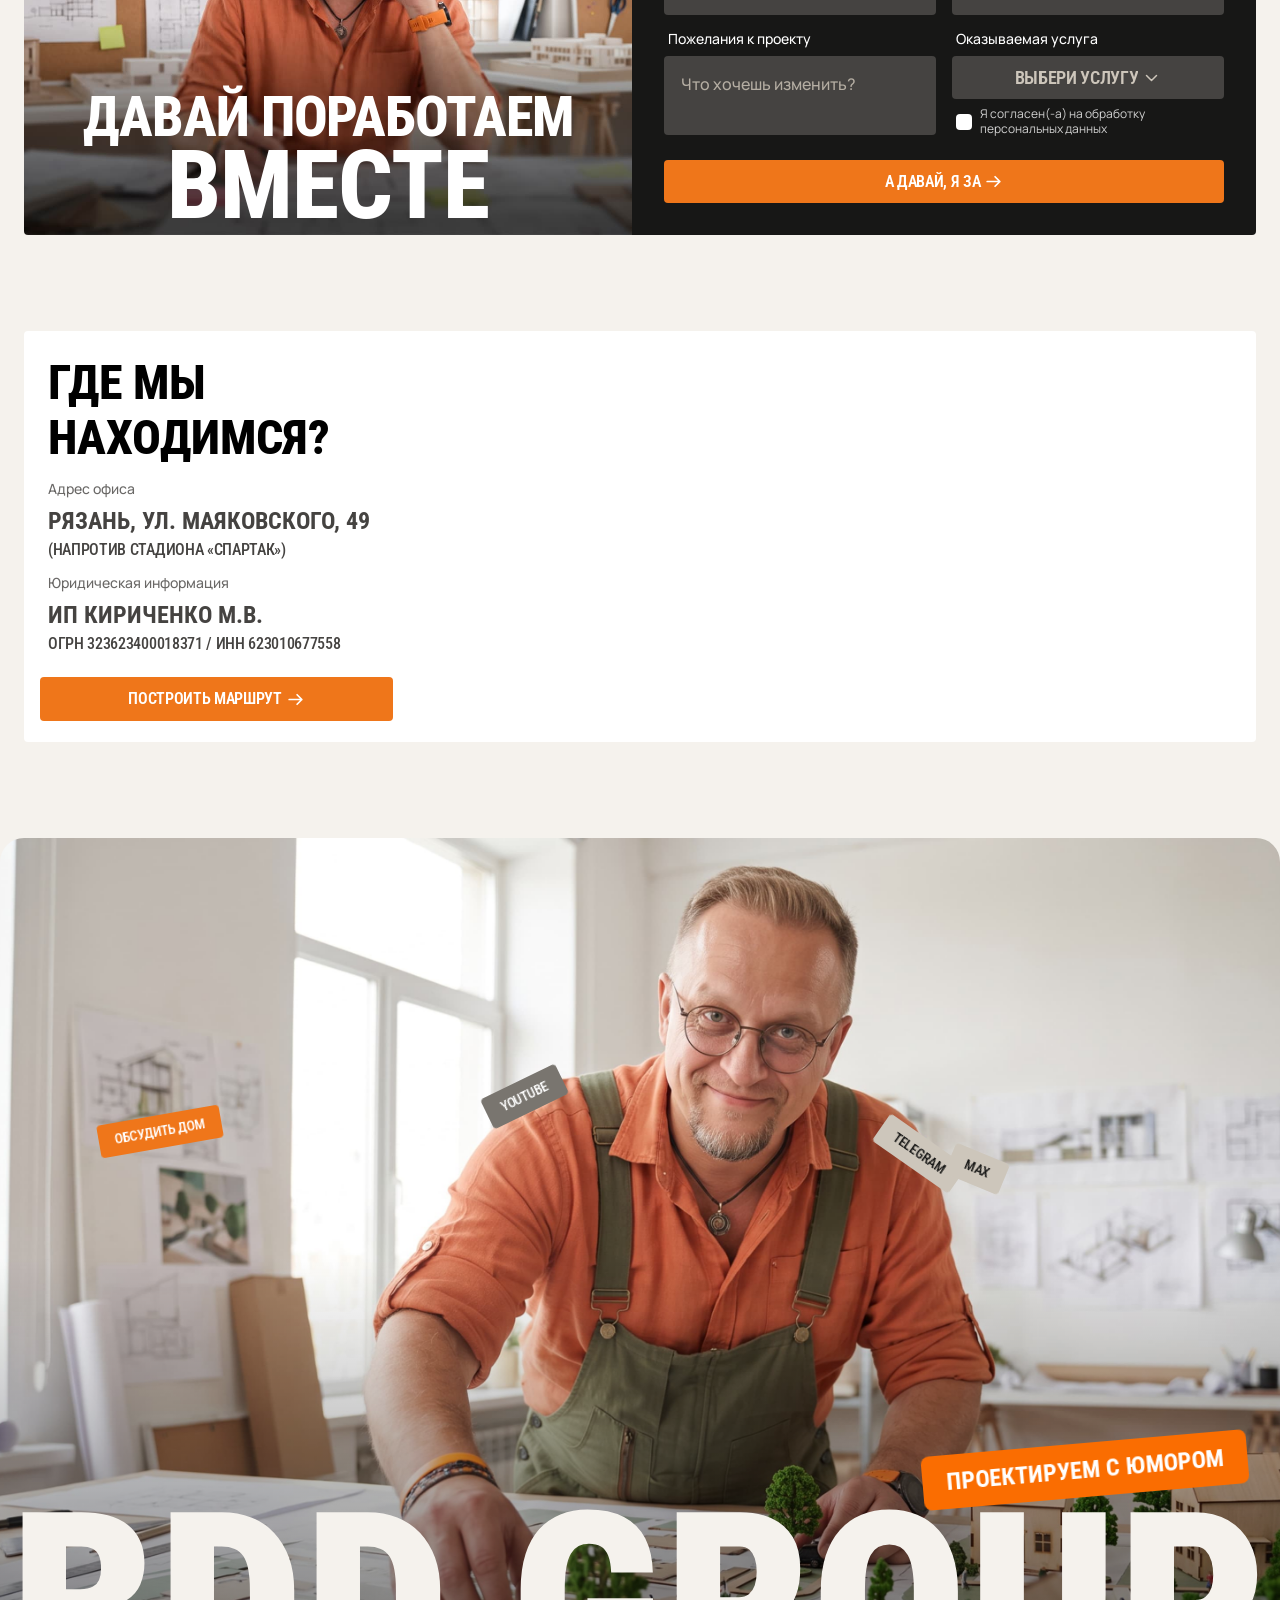
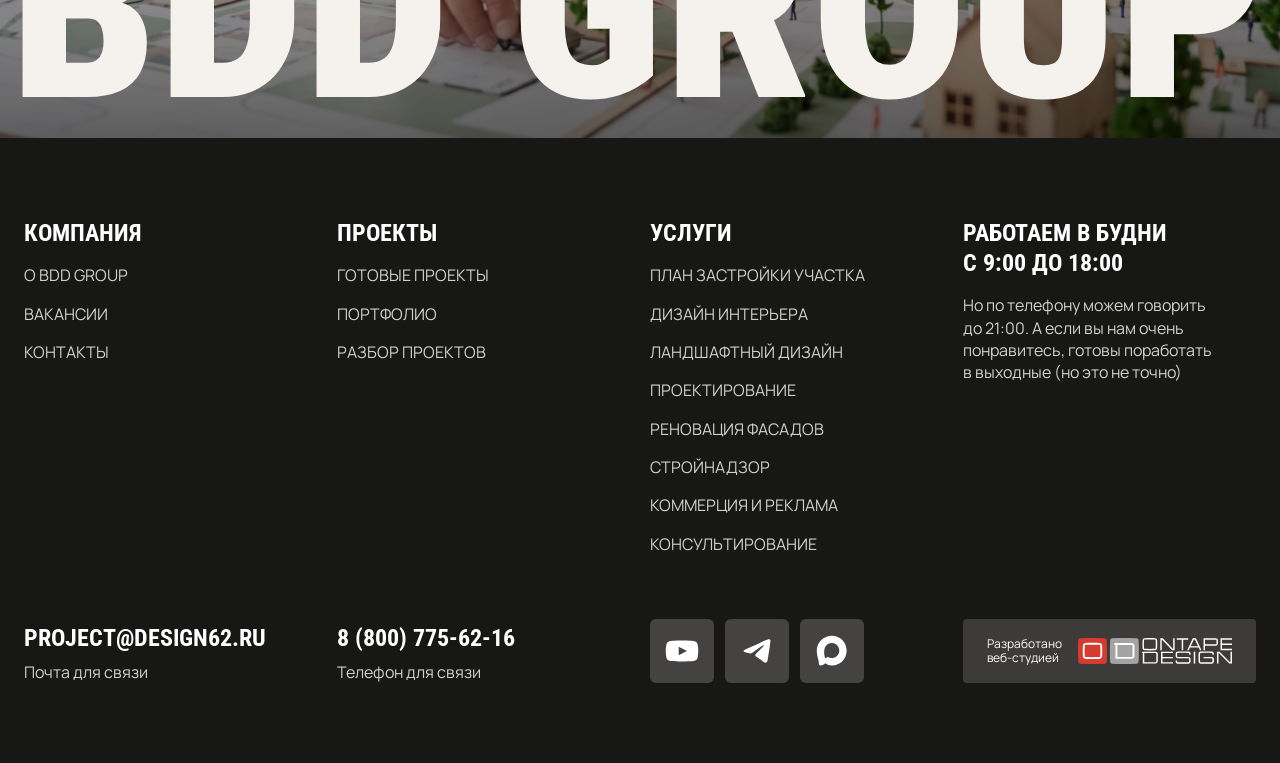
<file: contacts.html>
<!DOCTYPE html>
<html lang="en">

<head>
    <meta charset="UTF-8">
    <meta name="viewport" content="width=device-width, initial-scale=1.0">
    <title>Контакты</title>
    <link rel="stylesheet" href="assets/style/style.css">
    <link rel="stylesheet" href="assets/style/contacts.css">
    <script src="assets/js/script.js"></script>
</head>

<body>
    <header class="header">
        <div class="header_container">
            <div class="header_logo">
                <a href="./index.html" class="header_logo__image">
                    <img src="assets/images/logo/bdd_logo_ru.svg" alt="Логотип">
                </a>
            </div>
            <nav class="header_nav header_rc" id="header-nav">
                <a href="./services.html" class="header_link mobile">Все услуги</a>
                <div class="header_nav__item header_dropdown">

                    <button type="button" class="header_link header_dropdown__toggle" aria-expanded="false"
                        aria-controls="services-menu">
                        Услуги
                        <svg xmlns="http://www.w3.org/2000/svg" width="20" height="20" viewBox="0 0 17 17" fill="none"
                            aria-hidden="true">
                            <path d="M3.5 6.5L8.5 11.5L13.5 6.5" stroke="currentColor" stroke-width="1.5"
                                stroke-linecap="round" stroke-linejoin="round" />
                        </svg>
                    </button>

                    <div class="header_dropdown__panel" id="services-menu">
                        <ul class="header_dropdown__list header_medium_rc">
                            <li><a href="./service_page_pzu.html" class="header_dropdown__link is-active"
                                    data-img="assets/images/pzu/hero_section.jpg">План застройки участка</a></li>
                            <li><a href="./service_page_interior.html" class="header_dropdown__link"
                                    data-img="assets/images/interior/hero_section_interior.jpg">Дизайн интерьера</a>
                            </li>
                            <li><a href="/services/landscape/" class="header_dropdown__link"
                                    data-img="assets/images/interior/hero_section_interior.jpg">Ландшафтный дизайн</a>
                            </li>
                            <li><a href="./service_page_project.html" class="header_dropdown__link"
                                    data-img="assets/images/service_project/hero_section_project.jpg">Проектирование</a>
                            </li>
                            <li><a href="/services/facades/" class="header_dropdown__link"
                                    data-img="assets/images/service_project/hero_section_project.jpg">Реновация
                                    фасадов</a></li>
                            <li><a href="./service_page_supervision.html" class="header_dropdown__link"
                                    data-img="assets/images/supervision/hero_section.jpg">Стройнадзор</a></li>
                            <li><a href="./service_page_bddmedia.html" class="header_dropdown__link"
                                    data-img="assets/images/bddmedia/hero_section.jpg">Коммерция и реклама</a></li>
                            <li><a href="/services/consulting/" class="header_dropdown__link"
                                    data-img="assets/images/supervision/hero_section.jpg">Консультирование</a></li>
                        </ul>

                        <div class="header_dropdown__media"></div>
                    </div>
                </div>

                <a href="./about.html" class="header_link">О компании</a>
                <a href="./portfolio.html" class="header_link">Портфолио</a>
                <a href="./projects.html" class="header_link">Готовые проекты</a>
                <a href="./blog.html" class="header_link">Блог</a>
                <a href="./contacts.html" class="header_link">Контакты</a>
                <div class="header_nav__footer">
                    <button type="button" class="primary_btn orange_btn header_nav__cta tertiary_btn">
                        Заказать проект
                    </button>
                </div>
            </nav>
            <div class="header_buttons">
                <ul class="header_contacts">
                    <li>
                        <a href="tel:+70000000000" class="header_contact" aria-label="Позвонить">
                            <svg xmlns="http://www.w3.org/2000/svg" width="19" height="19" viewBox="0 0 19 19"
                                fill="none">
                                <path
                                    d="M6.63439 7.0089C7.18538 8.15654 7.93653 9.2321 8.88772 10.1834C9.83899 11.1346 10.9146 11.8858 12.0622 12.4368C12.1609 12.4841 12.2103 12.5079 12.2727 12.5261C12.4947 12.5907 12.7672 12.5443 12.9551 12.4097C13.0081 12.3718 13.0533 12.3266 13.1438 12.2361C13.4206 11.9592 13.559 11.8209 13.6981 11.7304C14.2229 11.3892 14.8995 11.3892 15.4243 11.7304C15.5635 11.8209 15.7018 11.9592 15.9786 12.2361L16.1328 12.3903C16.5536 12.8111 16.7639 13.0214 16.8782 13.2474C17.1055 13.6966 17.1055 14.2273 16.8782 14.6766C16.7639 14.9025 16.5536 15.1129 16.1328 15.5336L16.0081 15.6584C15.5888 16.0777 15.3792 16.2874 15.0941 16.4474C14.7778 16.6251 14.2866 16.7529 13.9238 16.7517C13.597 16.7508 13.3735 16.6874 12.9266 16.5606C10.5252 15.8789 8.25914 14.593 6.36869 12.7025C4.4782 10.812 3.19216 8.54588 2.51056 6.14447C2.38373 5.69762 2.32031 5.47419 2.31934 5.14727C2.31826 4.78452 2.446 4.2933 2.62367 3.97702C2.78378 3.69199 2.99342 3.48235 3.41271 3.06306L3.5375 2.93827C3.95823 2.51755 4.1686 2.30718 4.39452 2.19291C4.84384 1.96565 5.37446 1.96565 5.82378 2.19291C6.04971 2.30718 6.26008 2.51755 6.6808 2.93827L6.83507 3.09254C7.11184 3.36931 7.25023 3.5077 7.3407 3.64685C7.68191 4.17165 7.68191 4.84819 7.3407 5.37298C7.25023 5.51213 7.11184 5.65052 6.83507 5.92729C6.74458 6.01779 6.69933 6.06304 6.66145 6.11593C6.52686 6.30389 6.48039 6.57643 6.54509 6.79838C6.56329 6.86084 6.58699 6.91019 6.63439 7.0089Z"
                                    fill="#171716" />
                            </svg>
                        </a>
                    </li>
                    <li>
                        <a href="https://t.me/username" class="header_contact" target="_blank" rel="noopener"
                            aria-label="Telegram">
                            <svg xmlns="http://www.w3.org/2000/svg" width="19" height="19" viewBox="0 0 19 19"
                                fill="none">
                                <path
                                    d="M3.03117 8.59642C7.05769 6.76182 9.74268 5.55233 11.0861 4.96797C14.9219 3.2995 15.7189 3.00967 16.2384 3.0001C16.3527 2.998 16.6082 3.02761 16.7737 3.16804C16.9134 3.28661 16.9518 3.44679 16.9702 3.55921C16.9886 3.67163 17.0115 3.92773 16.9933 4.12784C16.7855 6.41185 15.8861 11.9545 15.4285 14.5127C15.2349 15.5951 14.8536 15.958 14.4845 15.9936C13.6824 16.0707 13.0734 15.4392 12.2965 14.9067C11.0809 14.0733 10.3941 13.5545 9.21409 12.7413C7.8504 11.8015 8.73442 11.285 9.51159 10.4409C9.71497 10.22 13.249 6.8583 13.3174 6.55334C13.326 6.5152 13.3339 6.37304 13.2532 6.29797C13.1724 6.2229 13.0532 6.24857 12.9672 6.26899C12.8453 6.29792 10.9033 7.64029 7.14115 10.2961C6.58991 10.6919 6.09062 10.8848 5.64327 10.8747C5.15011 10.8635 4.20146 10.5831 3.49623 10.3433C2.63124 10.0493 1.94377 9.89383 2.00363 9.39445C2.03481 9.13434 2.37733 8.86833 3.03117 8.59642Z"
                                    fill-rule="evenodd" clip-rule="evenodd" fill="#171716" />
                            </svg>
                        </a>
                    </li>
                    <li>
                        <a href="https://max.ru/username" class="header_contact" target="_blank" rel="noopener"
                            aria-label="Max">
                            <svg xmlns="http://www.w3.org/2000/svg" width="19" height="19" viewBox="0 0 38 38"
                                fill="none">
                                <path
                                    d="M19.0248 35.0944C15.7535 35.0944 14.2333 34.6169 11.5909 32.7066C9.91943 34.8556 4.62657 36.5351 4.39572 33.6617C4.39572 31.5048 3.91817 29.6822 3.37694 27.6924C2.73225 25.2409 2 22.5109 2 18.5552C2 9.10758 9.7523 2 18.9372 2C28.1301 2 35.3332 9.45779 35.3332 18.6427C35.3641 27.6856 28.0676 35.0462 19.0248 35.0944ZM19.1601 10.1661C14.687 9.93535 11.2008 13.0315 10.4288 17.8866C9.79208 21.906 10.9223 26.8009 11.8853 27.0556C12.347 27.167 13.509 26.2279 14.2333 25.5036C15.431 26.3309 16.8256 26.8279 18.2766 26.9442C22.9115 27.1671 26.8718 23.6386 27.183 19.0089C27.3641 14.3693 23.7956 10.4396 19.1601 10.1741V10.1661Z"
                                    fill-rule="evenodd" clip-rule="evenodd" fill="#171716" />
                            </svg>
                        </a>
                    </li>
                </ul>

                <span class="header_divider" aria-hidden="true"></span>

                <button type="button" class="header_cta tertiary_btn">Заказать проект</button>
                <button type="button" class="header_burger" aria-label="Открыть меню" aria-expanded="false"
                    aria-controls="header-nav">
                    <span></span>
                    <span></span>
                    <span></span>
                </button>
            </div>
        </div>
    </header>
    <main>
        <section class="hero_section contacts">
            <div class="hero_image_bg">
                <img class="hero_image cover" src="./assets/images/contacts/hero_section.jpg" alt="Главный экран">
            </div>
            <div class="hero_block">
                <div class="hero_block_content container">
                    <nav class="hero_breadcrumbs h4_rc" aria-label="Хлебные крошки">
                        <ol>
                            <li><a href="/">Главная</a></li>
                            >
                            <li aria-current="page">КОНТАКТЫ</li>

                    </nav>
                    <div class="hero_title">
                        <h1 class="hero_black_rc">
                            Контакты
                        </h1>
                    </div>
                </div>
            </div>
        </section>

        <section class="information_search_section">
            <div class="information_search_blocks container">
                <div class="legal_information_text card">
                    <h4 class="legal_information_title h4_rc">Юридическая информация</h4>
                    <div class="legal_information">
                        <p class="legal_information_subtitle map_subtitles caption_medium_mr">Юридическая
                            информация
                        </p>
                        <div class="legal_information_title_caption">
                            <h5 class="legal_information_title h5_rc">ИП Кириченко Михаил Вячеславович</h5>
                        </div>
                    </div>
                    <div class="legal_information">
                        <p class="legal_information_subtitle map_subtitles caption_medium_mr">ИНН
                        </p>
                        <div class="legal_information_title_caption">
                            <h5 class="legal_information_title h5_rc">623010677558</h5>
                        </div>
                    </div>
                    <div class="legal_information">
                        <p class="legal_information_subtitle map_subtitles caption_medium_mr">ОГРН
                        </p>
                        <div class="legal_information_title_caption">
                            <h5 class="legal_information_title h5_rc">323623400018371</h5>
                        </div>
                    </div>
                </div>
                <div class="search_specialist_card card">
                    <img src="./assets/images/contacts/search.png" alt="" class="search_img">
                    <h4 class="search_card_title h4_rc">Ищем специалистов</h4>
                    <h5 class="search_card_subtitle h5_rc">с опытом и без</h5>
                    <p class="search_card_caption caption_reg_mr">Мечтаем познакомиться с амбициозными, харизматичными
                        и&nbsp;целеустремленными дизайнерами, архитекторами и конструкторами.</p>
                    <a href="#" class="primary_btn orange_btn ">Хочу работать у вас</a>
                </div>
            </div>
        </section>

        <section class="feedback section">
            <div class="container">
                <div class="feedback_block">
                    <div class="plaque">
                        <h5 class="plaque_text h5_rc">Дорогой друг!</h5>
                    </div>

                    <div class="feedback_media">
                        <img src="./assets/images/feedback/feedback_image.jpg" alt="" class="feedback_image cover">
                        <p class="feedback_slogan h2_rc">
                            Давай поработаем <span>вместе</span>
                        </p>
                    </div>

                    <form action="" class="feedback_form">
                        <div class="feedback_head">
                            <h2 class="feedback_title h2_rc">Свяжись с нами</h2>
                            <p class="feedback_subtitle body_medium_mr">Мы хотим знать все о твоем проекте и твоих самых
                                заветных мечтах</p>
                        </div>

                        <div class="feedback_fields">
                            <label class="field">
                                <span class="field_label caption_medium_mr">Твое имя</span>
                                <input type="text" name="name" class="field_input body_medium_mr"
                                    placeholder="Как к тебе обращаться?">
                            </label>

                            <label class="field">
                                <span class="field_label caption_medium_mr">Номер телефона</span>
                                <input type="tel" name="phone" class="field_input body_medium_mr"
                                    placeholder="+7 (000) 000-00-00">
                            </label>

                            <label class="field">
                                <span class="field_label caption_medium_mr">Пожелания к проекту</span>
                                <textarea name="message" class="field_input field_textarea body_medium_mr"
                                    placeholder="Что хочешь изменить?"></textarea>
                            </label>

                            <div class="field">
                                <label for="feedback_service" class="field_label caption_medium_mr">Оказываемая
                                    услуга</label>
                                <div class="field_input field_select header_button_rc">
                                    <span class="field_select__text">Выбери услугу</span>
                                    <select id="feedback_service" name="service" class="field_select__control">
                                        <option value="" disabled selected hidden>Выбери услугу</option>
                                        <option>Дизайн интерьера</option>
                                        <option>Проектирование</option>
                                        <option>Ландшафтный дизайн</option>
                                    </select>
                                </div>

                                <label class="checkbox feedback_checkbox">
                                    <input type="checkbox" name="agree" class="checkbox_input" required>
                                    <span class="checkbox_box"></span>
                                    <span class="checkbox_text micro_mr">Я согласен(-а) на обработку персональных
                                        данных</span>
                                </label>
                            </div>
                        </div>

                        <button type="submit" class="primary_btn orange_btn feedback_btn">
                            А давай, я за
                        </button>
                    </form>
                </div>
            </div>
        </section>
        <section class="map section">
            <div class="container">
                <div class="map_card card">
                    <div class="map_information">
                        <div class="map_information_block">
                            <h3 class="h3_rc">Где мы находимся?</h3>
                            <div class="address_office map_information_text_block">
                                <p class="address_subtitle map_subtitles caption_medium_mr">Адрес офиса</p>
                                <div class="address_title_caption">
                                    <h5 class="address_title h5_rc">Рязань, ул. Маяковского, 49</h5>
                                    <p class="address_description buttons_medium_rc">(напротив стадиона «Спартак»)</p>
                                </div>
                            </div>
                            <div class="legal_information map_information_text_block">
                                <p class="legal_information_subtitle map_subtitles caption_medium_mr">Юридическая
                                    информация
                                </p>
                                <div class="legal_information_title_caption">
                                    <h5 class="legal_information_title h5_rc">ИП Кириченко М.В.</h5>
                                    <p class="legal_information_description buttons_medium_rc">ОГРН 323623400018371 /
                                        ИНН
                                        623010677558</p>
                                </div>
                            </div>
                        </div>
                        <a href="#" class="primary_btn orange_btn map_btn">Построить маршрут</a>
                    </div>
                    <div class="map_frame">
                        <iframe
                            src="https://yandex.ru/map-widget/v1/?um=constructor%3A6832f737dd421f09b8d028462d7a310ed365d231e0c0f986843a73a34d91c0ef&amp;source=constructor"
                            width="823" height="375" frameborder="0"></iframe>
                    </div>
                </div>
            </div>
        </section>

    </main>
    <footer>
        <div class="footer_media">
            <img class="footer_media_img cover" src="assets/images/contacts/footer.jpg" alt="Подвал">
            <div class="footer_media__content">
                <div class="footer_title_slogan">
                    <h2 class="footer_media__title">BDD GROUP</h2>
                    <div class="slogan_footer chip orange_chip">
                        <h5 class="h5_rc">Проектируем с юмором</h5>
                    </div>
                </div>
                <a href="/" class="footer_media__chip chip_1 tabs_medium_rc orange_chip">
                    Обсудить дом
                </a>
                <a href="/" class="footer_media__chip chip_2 tabs_medium_rc dark_chip">
                    YouTube
                </a>
                <a href="/" class="footer_media__chip chip_3 tabs_medium_rc grey_chip">
                    Telegram
                </a>
                <a href="/" class="footer_media__chip chip_4 tabs_medium_rc grey_chip">
                    Max
                </a>
            </div>
        </div>
        <div class="footer_bottom">
            <div class="container">
                <div class="footer_grid">
                    <nav class="footer_col" aria-label="Компания">
                        <p class="footer_col__title h5_rc">Компания</p>
                        <ul class="footer_col__list body_reg_mr">
                            <li><a href="/about/" class="footer_link">О BDD GROUP</a></li>
                            <li><a href="/vacancies/" class="footer_link">Вакансии</a></li>
                            <li><a href="/contacts/" class="footer_link">Контакты</a></li>
                        </ul>
                    </nav>

                    <nav class="footer_col" aria-label="Проекты">
                        <p class="footer_col__title h5_rc">Проекты</p>
                        <ul class="footer_col__list body_reg_mr">
                            <li><a href="/projects/" class="footer_link">Готовые проекты</a></li>
                            <li><a href="/portfolio/" class="footer_link">Портфолио</a></li>
                            <li><a href="/reviews/" class="footer_link">Разбор проектов</a></li>
                        </ul>
                    </nav>

                    <nav class="footer_col" aria-label="Услуги">
                        <p class="footer_col__title h5_rc">Услуги</p>
                        <ul class="footer_col__list body_reg_mr">
                            <li><a href="/service_page_pzu.html" class="footer_link">План застройки участка</a></li>
                            <li><a href="/service_page_interior.html" class="footer_link">Дизайн интерьера</a></li>
                            <li><a href="/services/landscape/" class="footer_link">Ландшафтный дизайн</a></li>
                            <li><a href="/service_page_project.html" class="footer_link">Проектирование</a></li>
                            <li><a href="/services/facades/" class="footer_link">Реновация фасадов</a></li>
                            <li><a href="/service_page_supervision.html" class="footer_link">Стройнадзор</a></li>
                            <li><a href="/service_page_bddmedia.html" class="footer_link">Коммерция и реклама</a></li>
                            <li><a href="/services/consulting/" class="footer_link">Консультирование</a></li>
                        </ul>
                    </nav>

                    <div class="footer_col">
                        <p class="footer_col__title h5_rc">Работаем в будни<br>с 9:00 до 18:00</p>
                        <p class="footer_col__text body_reg_mr">Но по телефону можем говорить до&nbsp;21:00. А если вы
                            нам
                            очень
                            понравитесь, готовы поработать в&nbsp;выходные (но это не точно)</p>
                    </div>

                    <div class="footer_contact">
                        <a href="mailto:project@design62.ru" class="footer_contact__value h5_rc">project@design62.ru</a>
                        <span class="footer_contact__label body_reg_mr">Почта для связи</span>
                    </div>

                    <div class="footer_contact">
                        <a href="tel:88007756216" class="footer_contact__value h5_rc">8 (800) 775-62-16</a>
                        <span class="footer_contact__label body_reg_mr">Телефон для связи</span>
                    </div>

                    <ul class="footer_socials">
                        <li>
                            <a href="https://youtube.com/@username" class="footer_social" target="_blank" rel="noopener"
                                aria-label="YouTube">
                                <svg viewBox="0 0 24 24" fill="currentColor" aria-hidden="true">
                                    <path fill-rule="evenodd"
                                        d="M23 7.2a3 3 0 0 0-2.1-2.1C19 4.6 12 4.6 12 4.6s-7 0-8.9.5A3 3 0 0 0 1 7.2 31 31 0 0 0 .5 12a31 31 0 0 0 .5 4.8 3 3 0 0 0 2.1 2.1c1.9.5 8.9.5 8.9.5s7 0 8.9-.5a3 3 0 0 0 2.1-2.1 31 31 0 0 0 .5-4.8 31 31 0 0 0-.5-4.8zM9.7 15V9l5.8 3-5.8 3z" />
                                </svg>
                            </a>
                        </li>
                        <li>
                            <a href="https://t.me/username" class="footer_social" target="_blank" rel="noopener"
                                aria-label="Telegram">
                                <svg viewBox="0 0 19 19" fill="currentColor" aria-hidden="true">
                                    <path fill-rule="evenodd"
                                        d="M3.03117 8.59642C7.05769 6.76182 9.74268 5.55233 11.0861 4.96797C14.9219 3.2995 15.7189 3.00967 16.2384 3.0001C16.3527 2.998 16.6082 3.02761 16.7737 3.16804C16.9134 3.28661 16.9518 3.44679 16.9702 3.55921C16.9886 3.67163 17.0115 3.92773 16.9933 4.12784C16.7855 6.41185 15.8861 11.9545 15.4285 14.5127C15.2349 15.5951 14.8536 15.958 14.4845 15.9936C13.6824 16.0707 13.0734 15.4392 12.2965 14.9067C11.0809 14.0733 10.3941 13.5545 9.21409 12.7413C7.8504 11.8015 8.73442 11.285 9.51159 10.4409C9.71497 10.22 13.249 6.8583 13.3174 6.55334C13.326 6.5152 13.3339 6.37304 13.2532 6.29797C13.1724 6.2229 13.0532 6.24857 12.9672 6.26899C12.8453 6.29792 10.9033 7.64029 7.14115 10.2961C6.58991 10.6919 6.09062 10.8848 5.64327 10.8747C5.15011 10.8635 4.20146 10.5831 3.49623 10.3433C2.63124 10.0493 1.94377 9.89383 2.00363 9.39445C2.03481 9.13434 2.37733 8.86833 3.03117 8.59642Z" />
                                </svg>
                            </a>
                        </li>
                        <li>
                            <a href="https://max.ru/username" class="footer_social" target="_blank" rel="noopener"
                                aria-label="Max">
                                <svg viewBox="0 0 38 38" fill="currentColor" aria-hidden="true">
                                    <path fill-rule="evenodd"
                                        d="M19.0248 35.0944C15.7535 35.0944 14.2333 34.6169 11.5909 32.7066C9.91943 34.8556 4.62657 36.5351 4.39572 33.6617C4.39572 31.5048 3.91817 29.6822 3.37694 27.6924C2.73225 25.2409 2 22.5109 2 18.5552C2 9.10758 9.7523 2 18.9372 2C28.1301 2 35.3332 9.45779 35.3332 18.6427C35.3641 27.6856 28.0676 35.0462 19.0248 35.0944ZM19.1601 10.1661C14.687 9.93535 11.2008 13.0315 10.4288 17.8866C9.79208 21.906 10.9223 26.8009 11.8853 27.0556C12.347 27.167 13.509 26.2279 14.2333 25.5036C15.431 26.3309 16.8256 26.8279 18.2766 26.9442C22.9115 27.1671 26.8718 23.6386 27.183 19.0089C27.3641 14.3693 23.7956 10.4396 19.1601 10.1741V10.1661Z" />
                                </svg>
                            </a>
                        </li>
                    </ul>

                    <a href="https://ontape.ru" class="footer_dev" target="_blank" rel="noopener">
                        <span class="footer_dev__text">Разработано<br>веб-студией</span>
                        <img src="assets/icons/ontape.svg" alt="Ontape Design" class="footer_dev__logo">
                    </a>
                </div>
            </div>
        </div>
    </footer>
    <script src="https://cdnjs.cloudflare.com/ajax/libs/gsap/3.12.5/gsap.min.js"></script>
    <script src="assets/js/script.js"></script>
</body>
</body>

</html>
</file>
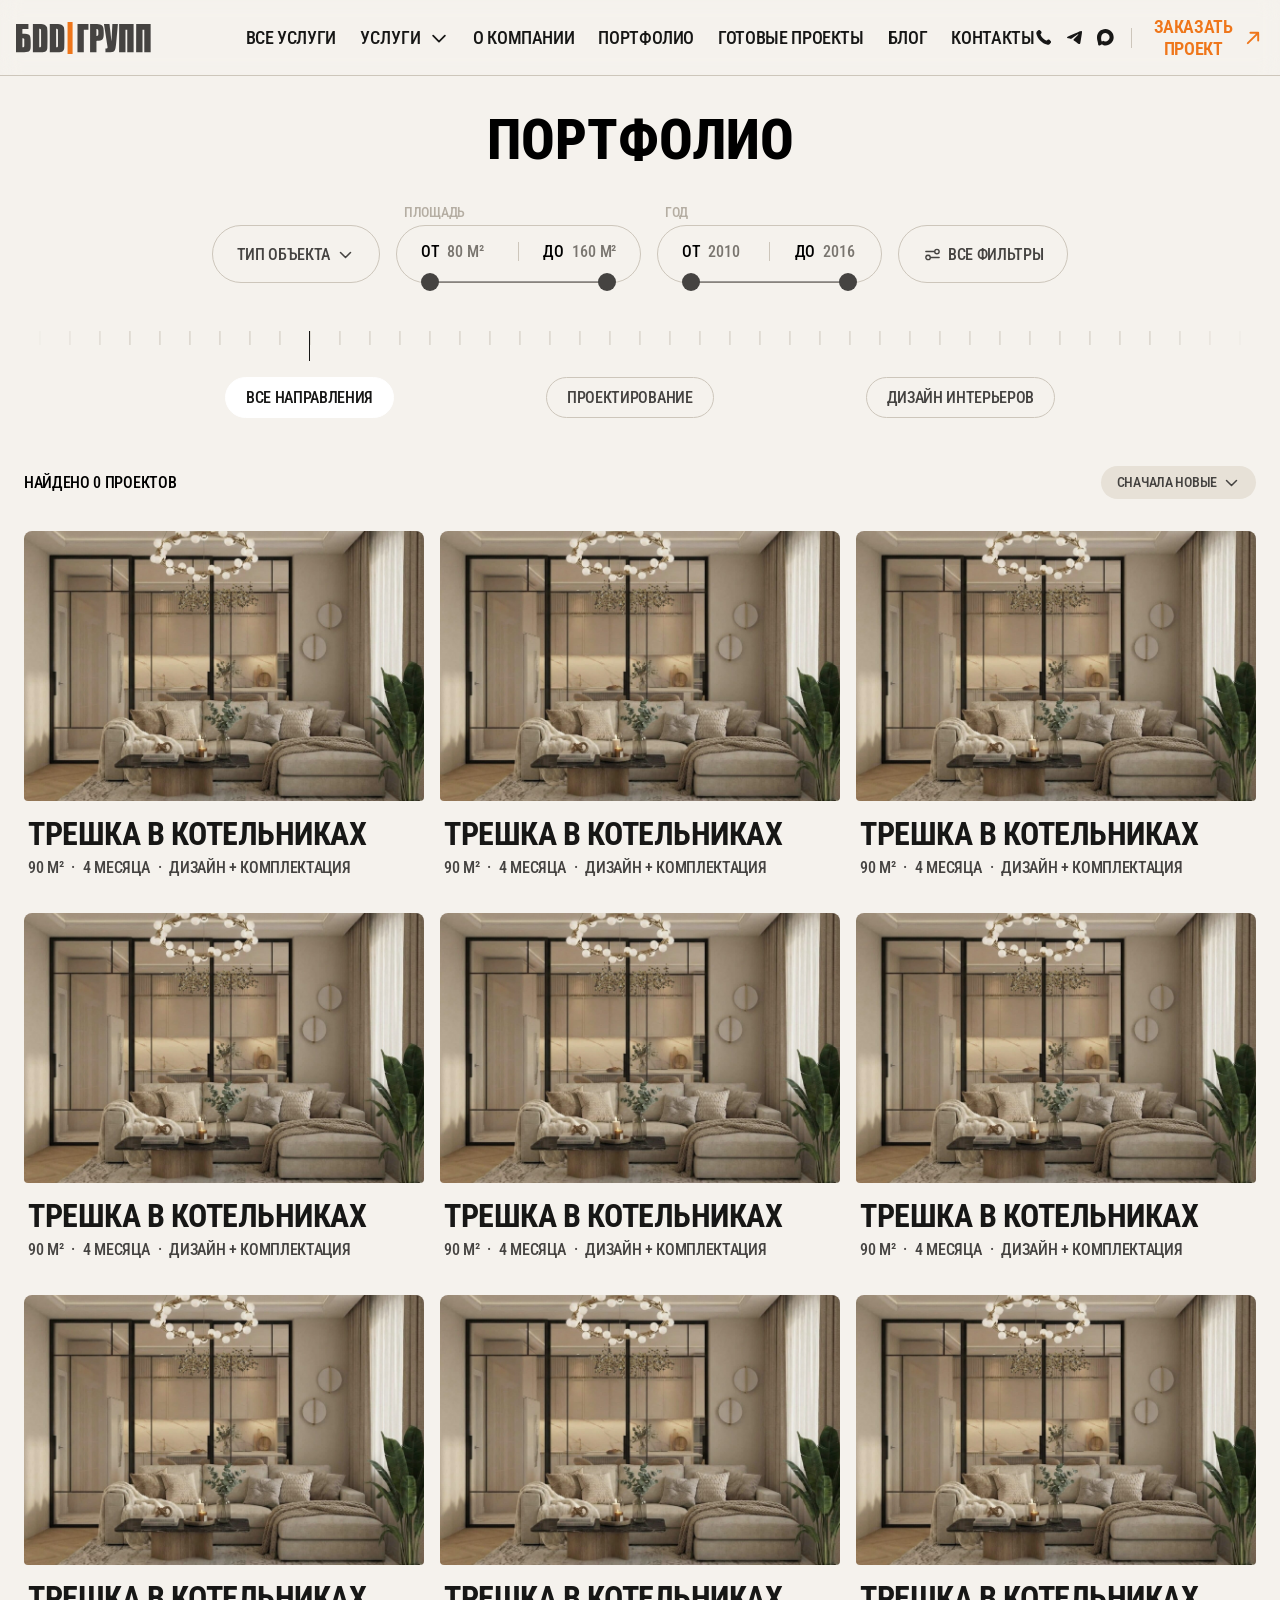
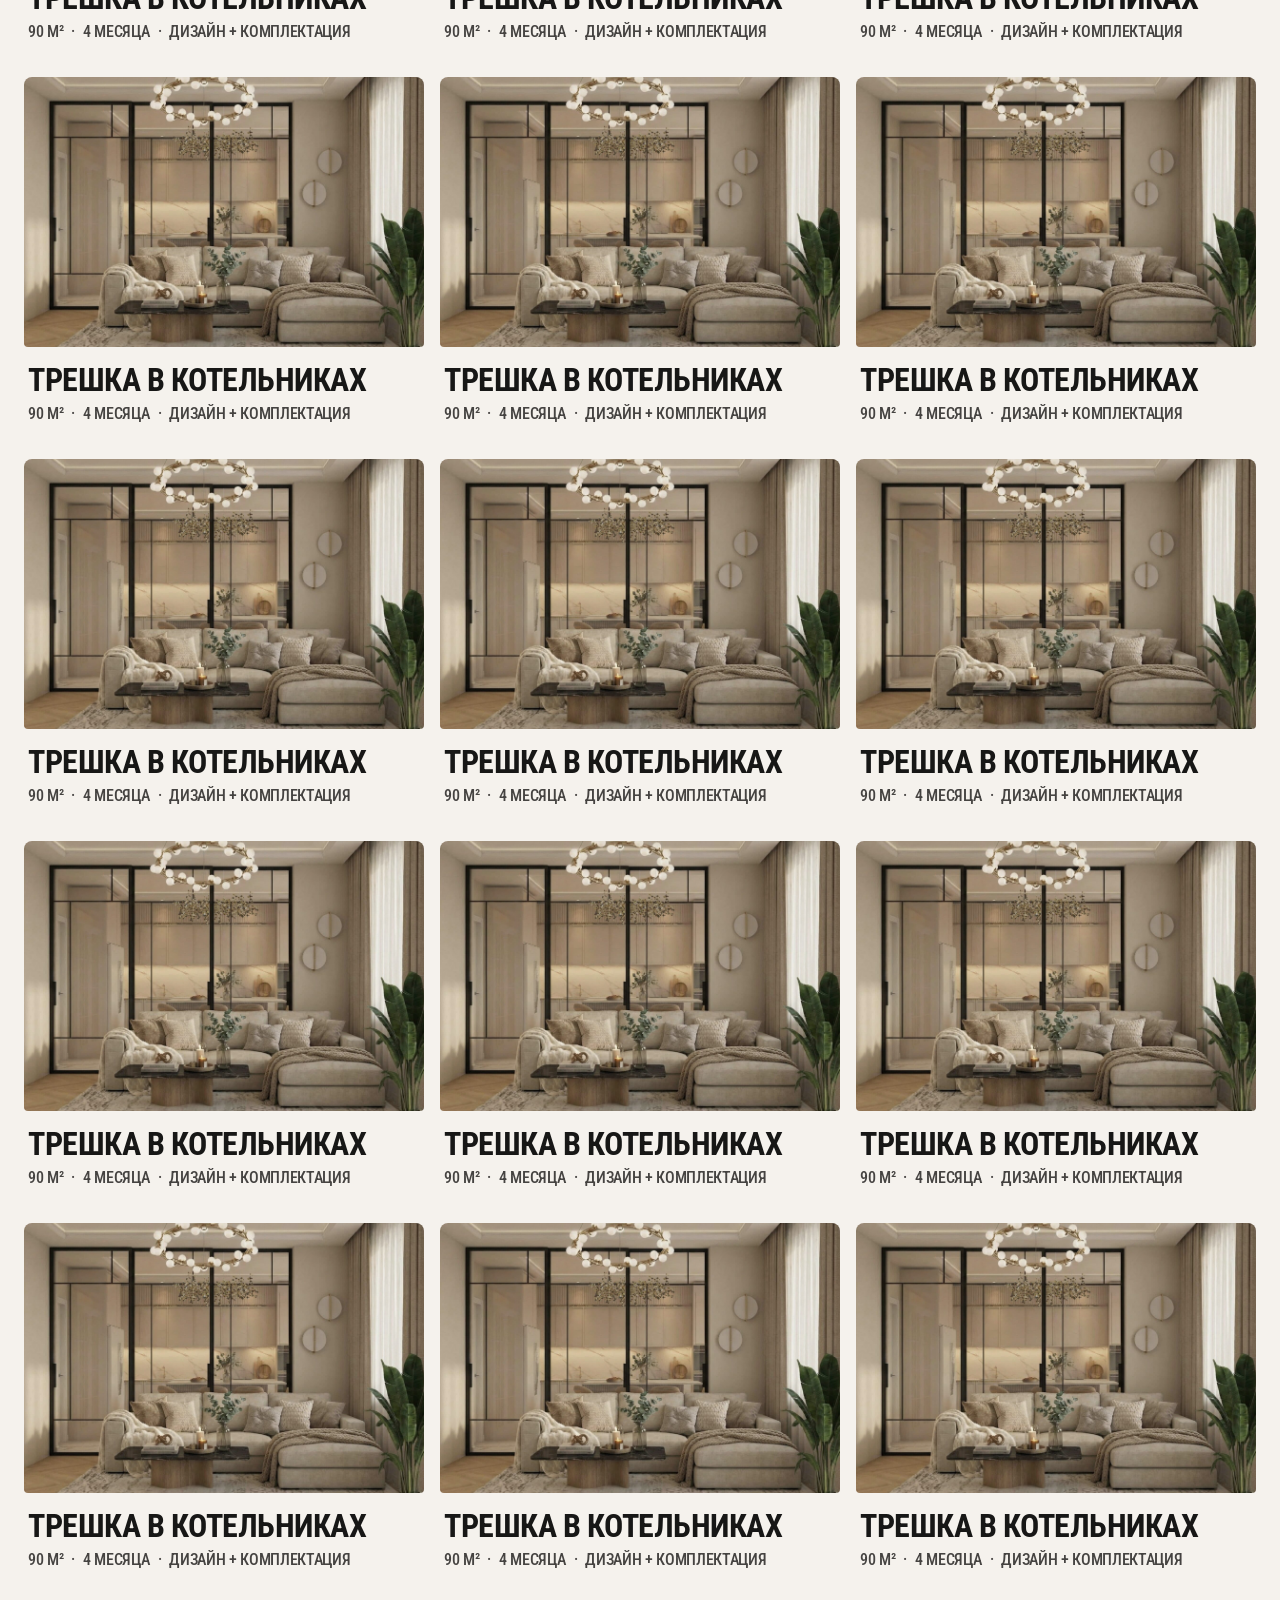
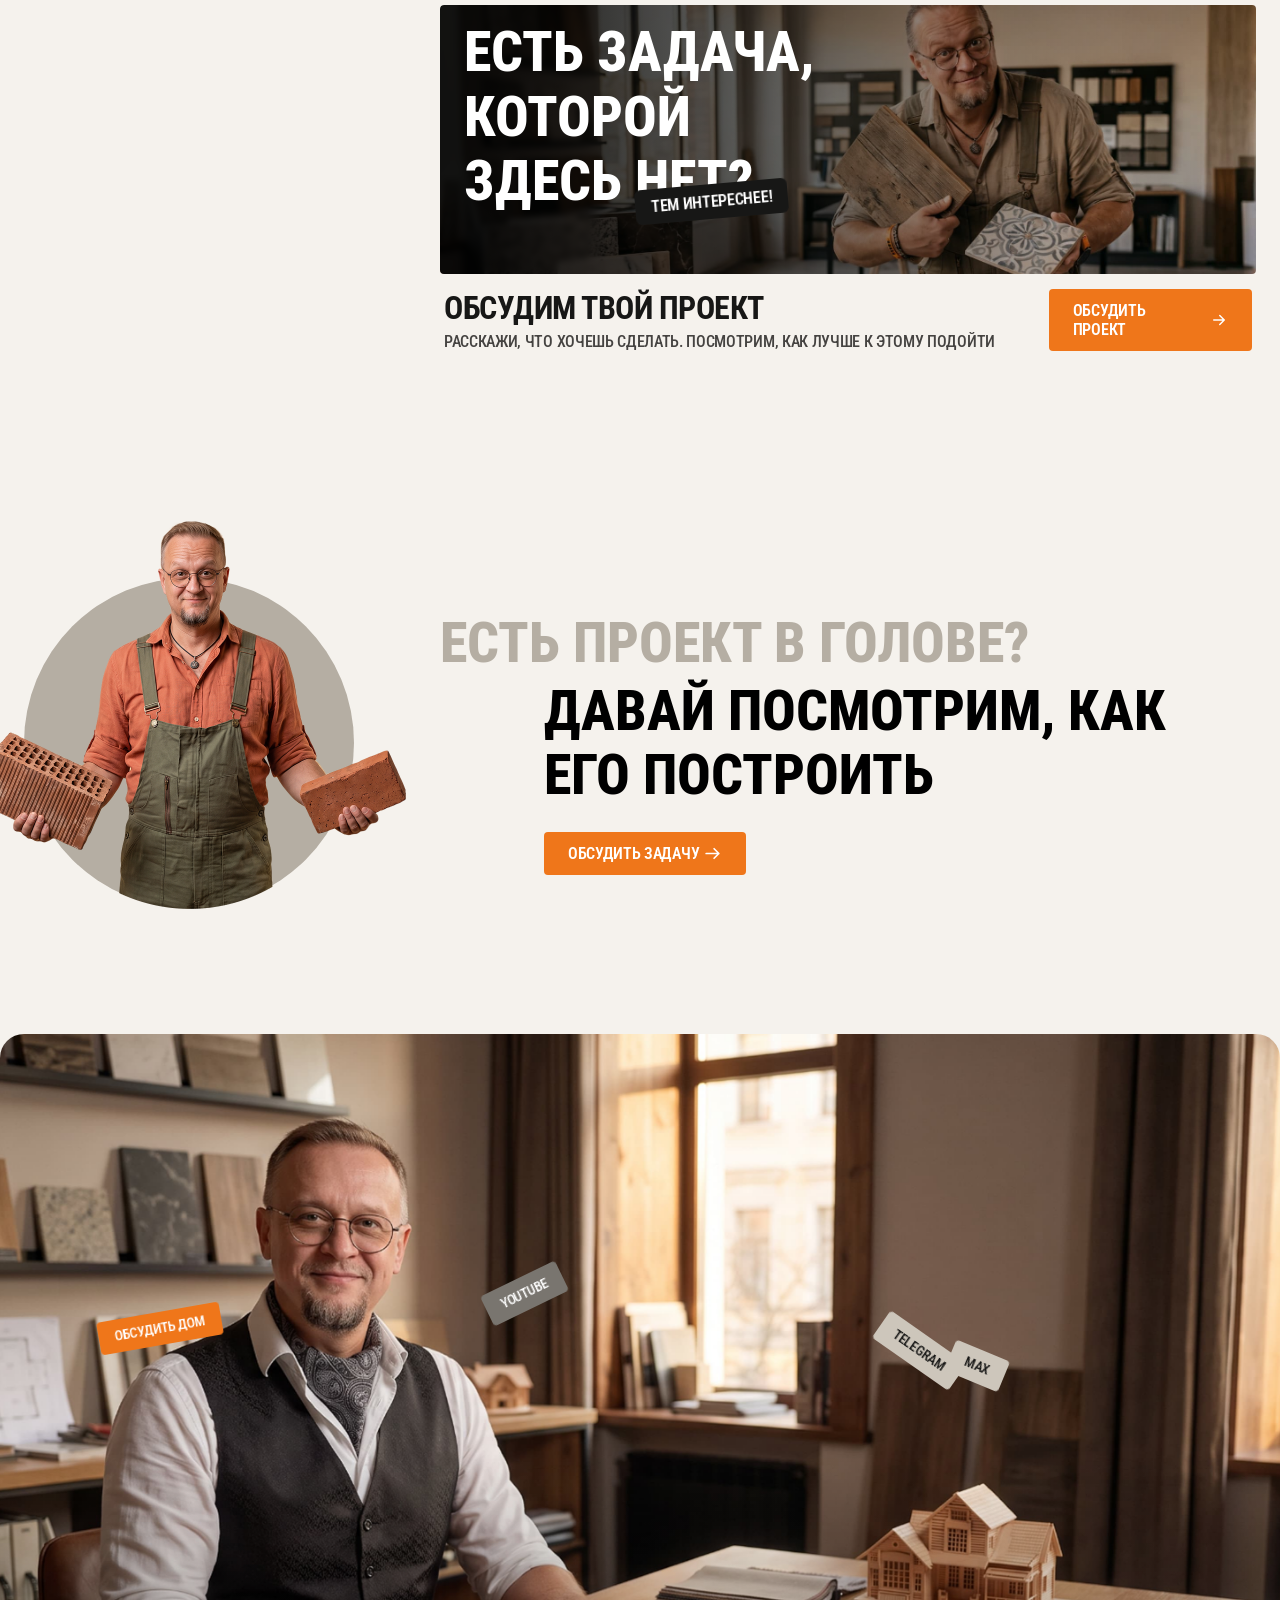
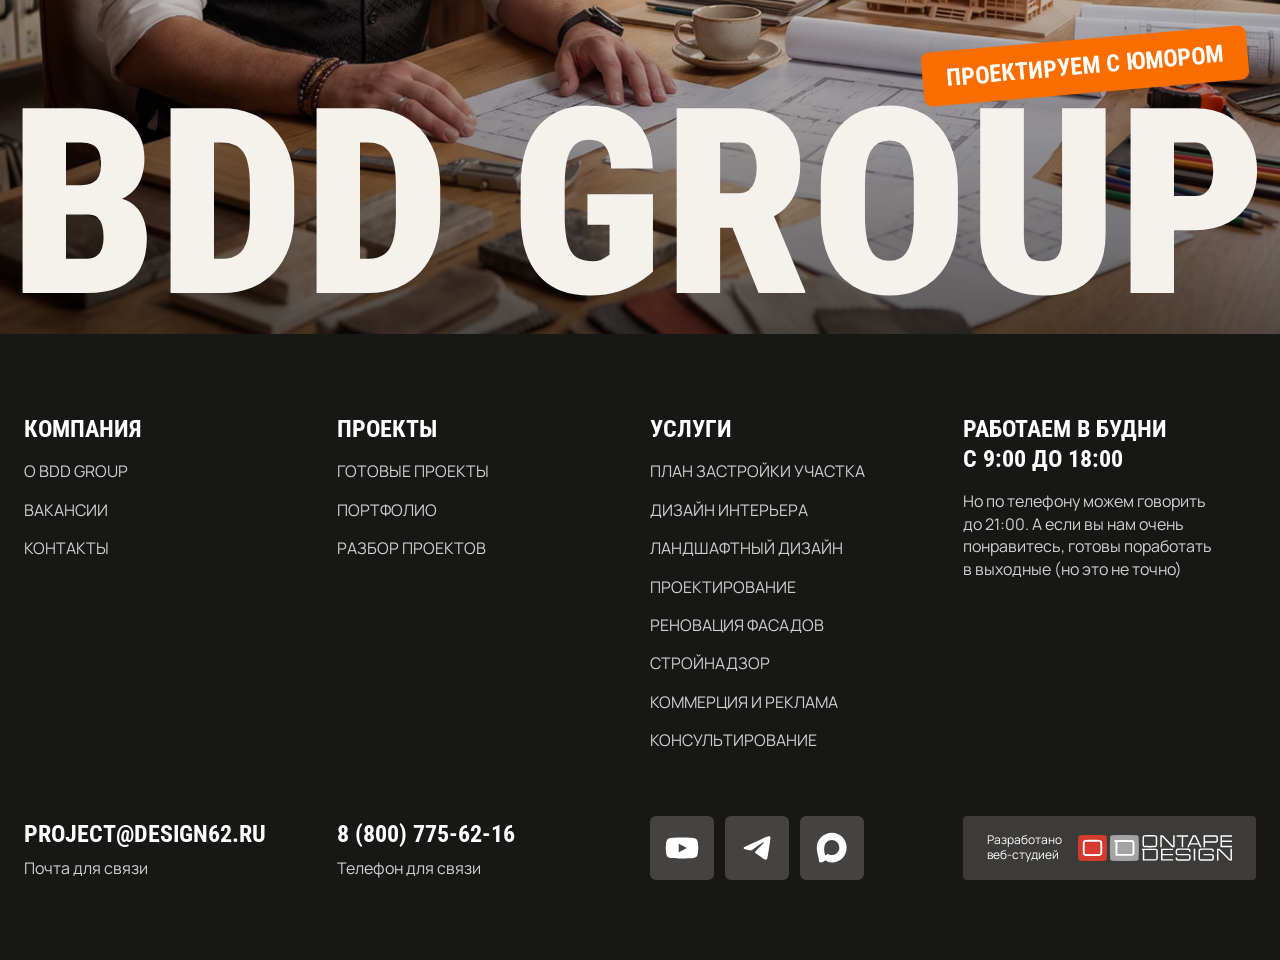
<file: portfolio.html>
<!DOCTYPE html>
<html lang="en">

<head>
    <meta charset="UTF-8">
    <meta name="viewport" content="width=device-width, initial-scale=1.0">
    <title>Каталог портфолио</title>
    <link rel="stylesheet" href="assets/style/style.css">
    <link rel="stylesheet" href="assets/style/service.css">
    <link rel="stylesheet" href="assets/style/catalog.css">
</head>

<body>
    <header class="header">
        <div class="header_container">
            <div class="header_logo">
                <a href="./index.html" class="header_logo__image">
                    <img src="assets/images/logo/bdd_logo_ru.svg" alt="Логотип">
                </a>
            </div>
            <nav class="header_nav header_rc" id="header-nav">
                <a href="./services.html" class="header_link mobile">Все услуги</a>
                <div class="header_nav__item header_dropdown">

                    <button type="button" class="header_link header_dropdown__toggle" aria-expanded="false"
                        aria-controls="services-menu">
                        Услуги
                        <svg xmlns="http://www.w3.org/2000/svg" width="20" height="20" viewBox="0 0 17 17" fill="none"
                            aria-hidden="true">
                            <path d="M3.5 6.5L8.5 11.5L13.5 6.5" stroke="currentColor" stroke-width="1.5"
                                stroke-linecap="round" stroke-linejoin="round" />
                        </svg>
                    </button>

                    <div class="header_dropdown__panel" id="services-menu">
                        <ul class="header_dropdown__list header_medium_rc">
                            <li><a href="./service_page_pzu.html" class="header_dropdown__link is-active"
                                    data-img="assets/images/pzu/hero_section.jpg">План застройки участка</a></li>
                            <li><a href="./service_page_interior.html" class="header_dropdown__link"
                                    data-img="assets/images/interior/hero_section_interior.jpg">Дизайн интерьера</a>
                            </li>
                            <li><a href="/services/landscape/" class="header_dropdown__link"
                                    data-img="assets/images/interior/hero_section_interior.jpg">Ландшафтный дизайн</a>
                            </li>
                            <li><a href="./service_page_project.html" class="header_dropdown__link"
                                    data-img="assets/images/service_project/hero_section_project.jpg">Проектирование</a>
                            </li>
                            <li><a href="/services/facades/" class="header_dropdown__link"
                                    data-img="assets/images/service_project/hero_section_project.jpg">Реновация
                                    фасадов</a></li>
                            <li><a href="./service_page_supervision.html" class="header_dropdown__link"
                                    data-img="assets/images/supervision/hero_section.jpg">Стройнадзор</a></li>
                            <li><a href="./service_page_bddmedia.html" class="header_dropdown__link"
                                    data-img="assets/images/bddmedia/hero_section.jpg">Коммерция и реклама</a></li>
                            <li><a href="/services/consulting/" class="header_dropdown__link"
                                    data-img="assets/images/supervision/hero_section.jpg">Консультирование</a></li>
                        </ul>

                        <div class="header_dropdown__media"></div>
                    </div>
                </div>

                <a href="./about.html" class="header_link">О компании</a>
                <a href="./portfolio.html" class="header_link">Портфолио</a>
                <a href="./projects.html" class="header_link">Готовые проекты</a>
                <a href="./blog.html" class="header_link">Блог</a>
                <a href="./contacts.html" class="header_link">Контакты</a>
                <div class="header_nav__footer">
                    <button type="button" class="primary_btn orange_btn header_nav__cta tertiary_btn">
                        Заказать проект
                    </button>
                </div>
            </nav>
            <div class="header_buttons">
                <ul class="header_contacts">
                    <li>
                        <a href="tel:+70000000000" class="header_contact" aria-label="Позвонить">
                            <svg xmlns="http://www.w3.org/2000/svg" width="19" height="19" viewBox="0 0 19 19"
                                fill="none">
                                <path
                                    d="M6.63439 7.0089C7.18538 8.15654 7.93653 9.2321 8.88772 10.1834C9.83899 11.1346 10.9146 11.8858 12.0622 12.4368C12.1609 12.4841 12.2103 12.5079 12.2727 12.5261C12.4947 12.5907 12.7672 12.5443 12.9551 12.4097C13.0081 12.3718 13.0533 12.3266 13.1438 12.2361C13.4206 11.9592 13.559 11.8209 13.6981 11.7304C14.2229 11.3892 14.8995 11.3892 15.4243 11.7304C15.5635 11.8209 15.7018 11.9592 15.9786 12.2361L16.1328 12.3903C16.5536 12.8111 16.7639 13.0214 16.8782 13.2474C17.1055 13.6966 17.1055 14.2273 16.8782 14.6766C16.7639 14.9025 16.5536 15.1129 16.1328 15.5336L16.0081 15.6584C15.5888 16.0777 15.3792 16.2874 15.0941 16.4474C14.7778 16.6251 14.2866 16.7529 13.9238 16.7517C13.597 16.7508 13.3735 16.6874 12.9266 16.5606C10.5252 15.8789 8.25914 14.593 6.36869 12.7025C4.4782 10.812 3.19216 8.54588 2.51056 6.14447C2.38373 5.69762 2.32031 5.47419 2.31934 5.14727C2.31826 4.78452 2.446 4.2933 2.62367 3.97702C2.78378 3.69199 2.99342 3.48235 3.41271 3.06306L3.5375 2.93827C3.95823 2.51755 4.1686 2.30718 4.39452 2.19291C4.84384 1.96565 5.37446 1.96565 5.82378 2.19291C6.04971 2.30718 6.26008 2.51755 6.6808 2.93827L6.83507 3.09254C7.11184 3.36931 7.25023 3.5077 7.3407 3.64685C7.68191 4.17165 7.68191 4.84819 7.3407 5.37298C7.25023 5.51213 7.11184 5.65052 6.83507 5.92729C6.74458 6.01779 6.69933 6.06304 6.66145 6.11593C6.52686 6.30389 6.48039 6.57643 6.54509 6.79838C6.56329 6.86084 6.58699 6.91019 6.63439 7.0089Z"
                                    fill="#171716" />
                            </svg>
                        </a>
                    </li>
                    <li>
                        <a href="https://t.me/username" class="header_contact" target="_blank" rel="noopener"
                            aria-label="Telegram">
                            <svg xmlns="http://www.w3.org/2000/svg" width="19" height="19" viewBox="0 0 19 19"
                                fill="none">
                                <path
                                    d="M3.03117 8.59642C7.05769 6.76182 9.74268 5.55233 11.0861 4.96797C14.9219 3.2995 15.7189 3.00967 16.2384 3.0001C16.3527 2.998 16.6082 3.02761 16.7737 3.16804C16.9134 3.28661 16.9518 3.44679 16.9702 3.55921C16.9886 3.67163 17.0115 3.92773 16.9933 4.12784C16.7855 6.41185 15.8861 11.9545 15.4285 14.5127C15.2349 15.5951 14.8536 15.958 14.4845 15.9936C13.6824 16.0707 13.0734 15.4392 12.2965 14.9067C11.0809 14.0733 10.3941 13.5545 9.21409 12.7413C7.8504 11.8015 8.73442 11.285 9.51159 10.4409C9.71497 10.22 13.249 6.8583 13.3174 6.55334C13.326 6.5152 13.3339 6.37304 13.2532 6.29797C13.1724 6.2229 13.0532 6.24857 12.9672 6.26899C12.8453 6.29792 10.9033 7.64029 7.14115 10.2961C6.58991 10.6919 6.09062 10.8848 5.64327 10.8747C5.15011 10.8635 4.20146 10.5831 3.49623 10.3433C2.63124 10.0493 1.94377 9.89383 2.00363 9.39445C2.03481 9.13434 2.37733 8.86833 3.03117 8.59642Z"
                                    fill-rule="evenodd" clip-rule="evenodd" fill="#171716" />
                            </svg>
                        </a>
                    </li>
                    <li>
                        <a href="https://max.ru/username" class="header_contact" target="_blank" rel="noopener"
                            aria-label="Max">
                            <svg xmlns="http://www.w3.org/2000/svg" width="19" height="19" viewBox="0 0 38 38"
                                fill="none">
                                <path
                                    d="M19.0248 35.0944C15.7535 35.0944 14.2333 34.6169 11.5909 32.7066C9.91943 34.8556 4.62657 36.5351 4.39572 33.6617C4.39572 31.5048 3.91817 29.6822 3.37694 27.6924C2.73225 25.2409 2 22.5109 2 18.5552C2 9.10758 9.7523 2 18.9372 2C28.1301 2 35.3332 9.45779 35.3332 18.6427C35.3641 27.6856 28.0676 35.0462 19.0248 35.0944ZM19.1601 10.1661C14.687 9.93535 11.2008 13.0315 10.4288 17.8866C9.79208 21.906 10.9223 26.8009 11.8853 27.0556C12.347 27.167 13.509 26.2279 14.2333 25.5036C15.431 26.3309 16.8256 26.8279 18.2766 26.9442C22.9115 27.1671 26.8718 23.6386 27.183 19.0089C27.3641 14.3693 23.7956 10.4396 19.1601 10.1741V10.1661Z"
                                    fill-rule="evenodd" clip-rule="evenodd" fill="#171716" />
                            </svg>
                        </a>
                    </li>
                </ul>

                <span class="header_divider" aria-hidden="true"></span>

                <button type="button" class="header_cta tertiary_btn">Заказать проект</button>
                <button type="button" class="header_burger" aria-label="Открыть меню" aria-expanded="false"
                    aria-controls="header-nav">
                    <span></span>
                    <span></span>
                    <span></span>
                </button>
            </div>
        </div>
    </header>
    <main>
        <section class="catalog">
            <div class="container">
                <h1 class="catalog_title h2_rc">
                    Портфолио
                </h1>
                <form class="catalog_filters" id="catalog-filter">
                    <div class="catalog_filter">
                        <div class="catalog_filter__select select">
                            <button type="button" class="select__button buttons_medium_rc catalog_filter__content"
                                aria-haspopup="listbox" aria-expanded="false">
                                <span class="select__value">Тип объекта</span>

                                <img class="select__arrow" src="assets/icons/md-chevron-down.svg" alt="Стрелка вниз">
                            </button>

                            <ul class="select__list buttons_medium_rc">
                                <li class="select__option" role="option" data-value="">Тип объекта</li>
                                <li class="select__option" role="option" data-value="house">Дом</li>
                                <li class="select__option" role="option" data-value="flat">Квартира</li>
                                <li class="select__option" role="option" data-value="commercial">Коммерция</li>
                            </ul>

                            <select class="select__native" name="type">
                                <option value="">Тип объекта</option>
                                <option value="house">Дом</option>
                                <option value="flat">Квартира</option>
                                <option value="commercial">Коммерция</option>
                            </select>
                        </div>
                    </div>
                    <div class="catalog_filter">
                        <label class="catalog_filter__label tabs_medium_rc" for="area">
                            Площадь
                        </label>
                        <div class="catalog_filter__range catalog_filter__content" id="area-range">
                            <div class="catalog_filter__range-fields">
                                <label class="range_field buttons_medium_rc" for="area_min">
                                    <span class="range_field__prefix buttons_medium_rc">от</span>
                                    <input type="number" id="area_min" name="area_min" value="80" min="80" max="160">
                                    <span class="range_field__unit">м²</span>
                                </label>

                                <span class="catalog_filter__range-divider" aria-hidden="true"></span>

                                <label class="range_field buttons_medium_rc" for="area_max">
                                    <span class="range_field__prefix">до</span>
                                    <input type="number" id="area_max" name="area_max" value="160" min="80" max="160">
                                    <span class="range_field__unit">м²</span>
                                </label>
                            </div>

                            <div class="range_slider">
                                <span class="range_slider__track"></span>
                                <input type="range" class="range_slider__input range_slider__input--min" min="80"
                                    max="160" step="1" value="80" aria-label="Площадь от">
                                <input type="range" class="range_slider__input range_slider__input--max" min="80"
                                    max="160" step="1" value="160" aria-label="Площадь до">
                            </div>
                        </div>
                    </div>

                    <div class="catalog_filter">
                        <label class="catalog_filter__label tabs_medium_rc" for="year_min">Год</label>
                        <div class="catalog_filter__range catalog_filter__content" id="year-range">
                            <div class="catalog_filter__range-fields">
                                <label class="range_field buttons_medium_rc" for="year_min">
                                    <span class="range_field__prefix">от</span>
                                    <input type="number" id="year_min" name="year_min" value="2010" min="2010"
                                        max="2016">
                                </label>

                                <span class="catalog_filter__range-divider" aria-hidden="true"></span>

                                <label class="range_field buttons_medium_rc" for="year_max">
                                    <span class="range_field__prefix">до</span>
                                    <input type="number" id="year_max" name="year_max" value="2016" min="2010"
                                        max="2016">
                                </label>
                            </div>

                            <div class="range_slider">
                                <span class="range_slider__track"></span>
                                <input type="range" class="range_slider__input range_slider__input--min" min="2010"
                                    max="2016" step="1" value="2010" aria-label="Год от">
                                <input type="range" class="range_slider__input range_slider__input--max" min="2010"
                                    max="2016" step="1" value="2016" aria-label="Год до">
                            </div>
                        </div>
                    </div>
                    <button type="button" class="catalog_filter__btn catalog_filter__content buttons_medium_rc"
                        aria-expanded="false">
                        <img src="assets/icons/md-filter.svg" alt="">
                        Все фильтры
                    </button>
                </form>

                <div class="catalog_filter_chips" hidden></div>
                <div class="catalog_directions" data-directions>
                    <div class="directions_ruler" aria-hidden="true">
                        <span class="directions_ruler__ticks"></span>
                        <span class="directions_ruler__marker"></span>
                    </div>

                    <div class="directions_list" role="tablist">
                        <button type="button" class="directions_btn buttons_medium_rc is-active" data-direction="all"
                            role="tab" aria-selected="true">Все направления</button>
                        <button type="button" class="directions_btn buttons_medium_rc" data-direction="design"
                            role="tab" aria-selected="false">Проектирование</button>
                        <button type="button" class="directions_btn buttons_medium_rc" data-direction="interior"
                            role="tab" aria-selected="false">Дизайн интерьеров</button>
                    </div>
                </div>
                <div class="catalog_top">
                    <div class="catalog_count buttons_medium_rc">
                        Найдено 36 проектов
                    </div>

                    <button type="button" class="catalog_sort chip chip_filled buttons_medium_rc">
                        <span class="catalog_sort__label">Сначала новые</span>
                        <svg xmlns="http://www.w3.org/2000/svg" width="17" height="17" viewBox="0 0 17 17" fill="none">
                            <path d="M3.5 6.5L8.5 11.5L13.5 6.5" stroke-width="1.5" stroke-linecap="round"
                                stroke-linejoin="round" stroke="currentColor" />
                        </svg>
                    </button>
                </div>

                <div class="catalog_list">
                    <a href="./case_page_design.html" class="portfolio_card" data-direction="interior"
                        data-type="house" data-area="90" data-year="2026">
                        <div class="portfolio_card__image">
                            <div class="portfolio_card__media">
                                <img src="./assets/images/service_page/portfolio.jpg" alt="" class="cover">
                                <div class="card__tags">
                                    <span class="chip chip_light_filled tabs_medium_rc">Интерьер</span>
                                    <span class="chip chip_dark_filled tabs_medium_rc">2026</span>
                                </div>
                                <div class="portfolio_card__task">
                                    <span class="portfolio_card__task-label buttons_semibold_rc">Задача</span>
                                    <p class="portfolio_card__task-text tabs_medium_rc">
                                        Дом для программиста с бетонной отделкой и открытыми коммуникациями в интерьере
                                    </p>
                                </div>
                            </div>
                        </div>

                        <div class="portfolio_card__content">
                            <h3 class="portfolio_card__title h4_rc">Трешка в Котельниках</h3>
                            <ul class="portfolio_card__meta buttons_medium_rc">
                                <li>90 м²</li>
                                <li>4 месяца</li>
                                <li>Дизайн + комплектация</li>
                            </ul>
                        </div>
                    </a>
                    <a href="./case_page_design.html" class="portfolio_card" data-direction="interior"
                        data-type="house" data-area="90" data-year="2026">
                        <div class="portfolio_card__image">
                            <div class="portfolio_card__media">
                                <img src="./assets/images/service_page/portfolio.jpg" alt="" class="cover">
                                <div class="card__tags">
                                    <span class="chip chip_light_filled tabs_medium_rc">Интерьер</span>
                                    <span class="chip chip_dark_filled tabs_medium_rc">2026</span>
                                </div>
                                <div class="portfolio_card__task">
                                    <span class="portfolio_card__task-label buttons_semibold_rc">Задача</span>
                                    <p class="portfolio_card__task-text tabs_medium_rc">
                                        Дом для программиста с бетонной отделкой и открытыми коммуникациями в интерьере
                                    </p>
                                </div>
                            </div>
                        </div>

                        <div class="portfolio_card__content">
                            <h3 class="portfolio_card__title h4_rc">Трешка в Котельниках</h3>
                            <ul class="portfolio_card__meta buttons_medium_rc">
                                <li>90 м²</li>
                                <li>4 месяца</li>
                                <li>Дизайн + комплектация</li>
                            </ul>
                        </div>
                    </a>
                    <a href="./case_page_design.html" class="portfolio_card" data-direction="interior"
                        data-type="house" data-area="90" data-year="2026">
                        <div class="portfolio_card__image">
                            <div class="portfolio_card__media">
                                <img src="./assets/images/service_page/portfolio.jpg" alt="" class="cover">
                                <div class="card__tags">
                                    <span class="chip chip_light_filled tabs_medium_rc">Интерьер</span>
                                    <span class="chip chip_dark_filled tabs_medium_rc">2026</span>
                                </div>
                                <div class="portfolio_card__task">
                                    <span class="portfolio_card__task-label buttons_semibold_rc">Задача</span>
                                    <p class="portfolio_card__task-text tabs_medium_rc">
                                        Дом для программиста с бетонной отделкой и открытыми коммуникациями в интерьере
                                    </p>
                                </div>
                            </div>
                        </div>

                        <div class="portfolio_card__content">
                            <h3 class="portfolio_card__title h4_rc">Трешка в Котельниках</h3>
                            <ul class="portfolio_card__meta buttons_medium_rc">
                                <li>90 м²</li>
                                <li>4 месяца</li>
                                <li>Дизайн + комплектация</li>
                            </ul>
                        </div>
                    </a>
                    <a href="./case_page_design.html" class="portfolio_card" data-direction="interior"
                        data-type="house" data-area="90" data-year="2026">
                        <div class="portfolio_card__image">
                            <div class="portfolio_card__media">
                                <img src="./assets/images/service_page/portfolio.jpg" alt="" class="cover">
                                <div class="card__tags">
                                    <span class="chip chip_light_filled tabs_medium_rc">Интерьер</span>
                                    <span class="chip chip_dark_filled tabs_medium_rc">2026</span>
                                </div>
                                <div class="portfolio_card__task">
                                    <span class="portfolio_card__task-label buttons_semibold_rc">Задача</span>
                                    <p class="portfolio_card__task-text tabs_medium_rc">
                                        Дом для программиста с бетонной отделкой и открытыми коммуникациями в интерьере
                                    </p>
                                </div>
                            </div>
                        </div>

                        <div class="portfolio_card__content">
                            <h3 class="portfolio_card__title h4_rc">Трешка в Котельниках</h3>
                            <ul class="portfolio_card__meta buttons_medium_rc">
                                <li>90 м²</li>
                                <li>4 месяца</li>
                                <li>Дизайн + комплектация</li>
                            </ul>
                        </div>
                    </a>
                    <a href="./case_page_design.html" class="portfolio_card" data-direction="interior"
                        data-type="house" data-area="90" data-year="2026">
                        <div class="portfolio_card__image">
                            <div class="portfolio_card__media">
                                <img src="./assets/images/service_page/portfolio.jpg" alt="" class="cover">
                                <div class="card__tags">
                                    <span class="chip chip_light_filled tabs_medium_rc">Интерьер</span>
                                    <span class="chip chip_dark_filled tabs_medium_rc">2026</span>
                                </div>
                                <div class="portfolio_card__task">
                                    <span class="portfolio_card__task-label buttons_semibold_rc">Задача</span>
                                    <p class="portfolio_card__task-text tabs_medium_rc">
                                        Дом для программиста с бетонной отделкой и открытыми коммуникациями в интерьере
                                    </p>
                                </div>
                            </div>
                        </div>

                        <div class="portfolio_card__content">
                            <h3 class="portfolio_card__title h4_rc">Трешка в Котельниках</h3>
                            <ul class="portfolio_card__meta buttons_medium_rc">
                                <li>90 м²</li>
                                <li>4 месяца</li>
                                <li>Дизайн + комплектация</li>
                            </ul>
                        </div>
                    </a>
                    <a href="./case_page_design.html" class="portfolio_card" data-direction="interior"
                        data-type="house" data-area="90" data-year="2026">
                        <div class="portfolio_card__image">
                            <div class="portfolio_card__media">
                                <img src="./assets/images/service_page/portfolio.jpg" alt="" class="cover">
                                <div class="card__tags">
                                    <span class="chip chip_light_filled tabs_medium_rc">Интерьер</span>
                                    <span class="chip chip_dark_filled tabs_medium_rc">2026</span>
                                </div>
                                <div class="portfolio_card__task">
                                    <span class="portfolio_card__task-label buttons_semibold_rc">Задача</span>
                                    <p class="portfolio_card__task-text tabs_medium_rc">
                                        Дом для программиста с бетонной отделкой и открытыми коммуникациями в интерьере
                                    </p>
                                </div>
                            </div>
                        </div>

                        <div class="portfolio_card__content">
                            <h3 class="portfolio_card__title h4_rc">Трешка в Котельниках</h3>
                            <ul class="portfolio_card__meta buttons_medium_rc">
                                <li>90 м²</li>
                                <li>4 месяца</li>
                                <li>Дизайн + комплектация</li>
                            </ul>
                        </div>
                    </a>
                    <a href="./case_page_design.html" class="portfolio_card" data-direction="interior"
                        data-type="house" data-area="90" data-year="2026">
                        <div class="portfolio_card__image">
                            <div class="portfolio_card__media">
                                <img src="./assets/images/service_page/portfolio.jpg" alt="" class="cover">
                                <div class="card__tags">
                                    <span class="chip chip_light_filled tabs_medium_rc">Интерьер</span>
                                    <span class="chip chip_dark_filled tabs_medium_rc">2026</span>
                                </div>
                                <div class="portfolio_card__task">
                                    <span class="portfolio_card__task-label buttons_semibold_rc">Задача</span>
                                    <p class="portfolio_card__task-text tabs_medium_rc">
                                        Дом для программиста с бетонной отделкой и открытыми коммуникациями в интерьере
                                    </p>
                                </div>
                            </div>
                        </div>

                        <div class="portfolio_card__content">
                            <h3 class="portfolio_card__title h4_rc">Трешка в Котельниках</h3>
                            <ul class="portfolio_card__meta buttons_medium_rc">
                                <li>90 м²</li>
                                <li>4 месяца</li>
                                <li>Дизайн + комплектация</li>
                            </ul>
                        </div>
                    </a>
                    <a href="./case_page_design.html" class="portfolio_card" data-direction="interior"
                        data-type="house" data-area="90" data-year="2026">
                        <div class="portfolio_card__image">
                            <div class="portfolio_card__media">
                                <img src="./assets/images/service_page/portfolio.jpg" alt="" class="cover">
                                <div class="card__tags">
                                    <span class="chip chip_light_filled tabs_medium_rc">Интерьер</span>
                                    <span class="chip chip_dark_filled tabs_medium_rc">2026</span>
                                </div>
                                <div class="portfolio_card__task">
                                    <span class="portfolio_card__task-label buttons_semibold_rc">Задача</span>
                                    <p class="portfolio_card__task-text tabs_medium_rc">
                                        Дом для программиста с бетонной отделкой и открытыми коммуникациями в интерьере
                                    </p>
                                </div>
                            </div>
                        </div>

                        <div class="portfolio_card__content">
                            <h3 class="portfolio_card__title h4_rc">Трешка в Котельниках</h3>
                            <ul class="portfolio_card__meta buttons_medium_rc">
                                <li>90 м²</li>
                                <li>4 месяца</li>
                                <li>Дизайн + комплектация</li>
                            </ul>
                        </div>
                    </a>
                    <a href="./case_page_design.html" class="portfolio_card" data-direction="interior"
                        data-type="house" data-area="90" data-year="2026">
                        <div class="portfolio_card__image">
                            <div class="portfolio_card__media">
                                <img src="./assets/images/service_page/portfolio.jpg" alt="" class="cover">
                                <div class="card__tags">
                                    <span class="chip chip_light_filled tabs_medium_rc">Интерьер</span>
                                    <span class="chip chip_dark_filled tabs_medium_rc">2026</span>
                                </div>
                                <div class="portfolio_card__task">
                                    <span class="portfolio_card__task-label buttons_semibold_rc">Задача</span>
                                    <p class="portfolio_card__task-text tabs_medium_rc">
                                        Дом для программиста с бетонной отделкой и открытыми коммуникациями в интерьере
                                    </p>
                                </div>
                            </div>
                        </div>

                        <div class="portfolio_card__content">
                            <h3 class="portfolio_card__title h4_rc">Трешка в Котельниках</h3>
                            <ul class="portfolio_card__meta buttons_medium_rc">
                                <li>90 м²</li>
                                <li>4 месяца</li>
                                <li>Дизайн + комплектация</li>
                            </ul>
                        </div>
                    </a>
                    <a href="./case_page_design.html" class="portfolio_card" data-direction="interior"
                        data-type="house" data-area="90" data-year="2026">
                        <div class="portfolio_card__image">
                            <div class="portfolio_card__media">
                                <img src="./assets/images/service_page/portfolio.jpg" alt="" class="cover">
                                <div class="card__tags">
                                    <span class="chip chip_light_filled tabs_medium_rc">Интерьер</span>
                                    <span class="chip chip_dark_filled tabs_medium_rc">2026</span>
                                </div>
                                <div class="portfolio_card__task">
                                    <span class="portfolio_card__task-label buttons_semibold_rc">Задача</span>
                                    <p class="portfolio_card__task-text tabs_medium_rc">
                                        Дом для программиста с бетонной отделкой и открытыми коммуникациями в интерьере
                                    </p>
                                </div>
                            </div>
                        </div>

                        <div class="portfolio_card__content">
                            <h3 class="portfolio_card__title h4_rc">Трешка в Котельниках</h3>
                            <ul class="portfolio_card__meta buttons_medium_rc">
                                <li>90 м²</li>
                                <li>4 месяца</li>
                                <li>Дизайн + комплектация</li>
                            </ul>
                        </div>
                    </a>

                    <article class="promo_card">
                        <div class="promo_card__image promo_card__image_portfolio">
                            <img class="promo_card__bg cover" src="assets/images/portfolio/promo.jpg" alt="">
                            <h2 class="promo_card__bg_title h2_rc">Есть задача, которой здесь нет?</h2>
                            <div class="slogan buttons_semibold_rc">Тем интереснее!</div>
                        </div>

                        <div class="promo_card__bottom">
                            <div class="promo_card__content">
                                <h2 class="promo_card__title h4_rc">Обсудим твой проект</h2>
                                <p class="promo_card__subtitle buttons_medium_rc">Расскажи, что хочешь сделать.
                                    Посмотрим, как лучше к этому подойти</p>
                            </div>
                            <a href="#" class="primary_btn orange_btn promo_card__btn">
                                Обсудить проект
                            </a>
                        </div>
                    </article>
                    <a href="./case_page_design.html" class="portfolio_card" data-direction="interior"
                        data-type="house" data-area="90" data-year="2026">
                        <div class="portfolio_card__image">
                            <div class="portfolio_card__media">
                                <img src="./assets/images/service_page/portfolio.jpg" alt="" class="cover">
                                <div class="card__tags">
                                    <span class="chip chip_light_filled tabs_medium_rc">Интерьер</span>
                                    <span class="chip chip_dark_filled tabs_medium_rc">2026</span>
                                </div>
                                <div class="portfolio_card__task">
                                    <span class="portfolio_card__task-label buttons_semibold_rc">Задача</span>
                                    <p class="portfolio_card__task-text tabs_medium_rc">
                                        Дом для программиста с бетонной отделкой и открытыми коммуникациями в интерьере
                                    </p>
                                </div>
                            </div>
                        </div>

                        <div class="portfolio_card__content">
                            <h3 class="portfolio_card__title h4_rc">Трешка в Котельниках</h3>
                            <ul class="portfolio_card__meta buttons_medium_rc">
                                <li>90 м²</li>
                                <li>4 месяца</li>
                                <li>Дизайн + комплектация</li>
                            </ul>
                        </div>
                    </a>
                    <a href="./case_page_design.html" class="portfolio_card" data-direction="interior"
                        data-type="house" data-area="90" data-year="2026">
                        <div class="portfolio_card__image">
                            <div class="portfolio_card__media">
                                <img src="./assets/images/service_page/portfolio.jpg" alt="" class="cover">
                                <div class="card__tags">
                                    <span class="chip chip_light_filled tabs_medium_rc">Интерьер</span>
                                    <span class="chip chip_dark_filled tabs_medium_rc">2026</span>
                                </div>
                                <div class="portfolio_card__task">
                                    <span class="portfolio_card__task-label buttons_semibold_rc">Задача</span>
                                    <p class="portfolio_card__task-text tabs_medium_rc">
                                        Дом для программиста с бетонной отделкой и открытыми коммуникациями в интерьере
                                    </p>
                                </div>
                            </div>
                        </div>

                        <div class="portfolio_card__content">
                            <h3 class="portfolio_card__title h4_rc">Трешка в Котельниках</h3>
                            <ul class="portfolio_card__meta buttons_medium_rc">
                                <li>90 м²</li>
                                <li>4 месяца</li>
                                <li>Дизайн + комплектация</li>
                            </ul>
                        </div>
                    </a>
                    <a href="./case_page_design.html" class="portfolio_card" data-direction="interior"
                        data-type="house" data-area="90" data-year="2026">
                        <div class="portfolio_card__image">
                            <div class="portfolio_card__media">
                                <img src="./assets/images/service_page/portfolio.jpg" alt="" class="cover">
                                <div class="card__tags">
                                    <span class="chip chip_light_filled tabs_medium_rc">Интерьер</span>
                                    <span class="chip chip_dark_filled tabs_medium_rc">2026</span>
                                </div>
                                <div class="portfolio_card__task">
                                    <span class="portfolio_card__task-label buttons_semibold_rc">Задача</span>
                                    <p class="portfolio_card__task-text tabs_medium_rc">
                                        Дом для программиста с бетонной отделкой и открытыми коммуникациями в интерьере
                                    </p>
                                </div>
                            </div>
                        </div>

                        <div class="portfolio_card__content">
                            <h3 class="portfolio_card__title h4_rc">Трешка в Котельниках</h3>
                            <ul class="portfolio_card__meta buttons_medium_rc">
                                <li>90 м²</li>
                                <li>4 месяца</li>
                                <li>Дизайн + комплектация</li>
                            </ul>
                        </div>
                    </a>
                    <a href="./case_page_design.html" class="portfolio_card" data-direction="interior"
                        data-type="house" data-area="90" data-year="2026">
                        <div class="portfolio_card__image">
                            <div class="portfolio_card__media">
                                <img src="./assets/images/service_page/portfolio.jpg" alt="" class="cover">
                                <div class="card__tags">
                                    <span class="chip chip_light_filled tabs_medium_rc">Интерьер</span>
                                    <span class="chip chip_dark_filled tabs_medium_rc">2026</span>
                                </div>
                                <div class="portfolio_card__task">
                                    <span class="portfolio_card__task-label buttons_semibold_rc">Задача</span>
                                    <p class="portfolio_card__task-text tabs_medium_rc">
                                        Дом для программиста с бетонной отделкой и открытыми коммуникациями в интерьере
                                    </p>
                                </div>
                            </div>
                        </div>

                        <div class="portfolio_card__content">
                            <h3 class="portfolio_card__title h4_rc">Трешка в Котельниках</h3>
                            <ul class="portfolio_card__meta buttons_medium_rc">
                                <li>90 м²</li>
                                <li>4 месяца</li>
                                <li>Дизайн + комплектация</li>
                            </ul>
                        </div>
                    </a>
                    <a href="./case_page_design.html" class="portfolio_card" data-direction="interior"
                        data-type="house" data-area="90" data-year="2026">
                        <div class="portfolio_card__image">
                            <div class="portfolio_card__media">
                                <img src="./assets/images/service_page/portfolio.jpg" alt="" class="cover">
                                <div class="card__tags">
                                    <span class="chip chip_light_filled tabs_medium_rc">Интерьер</span>
                                    <span class="chip chip_dark_filled tabs_medium_rc">2026</span>
                                </div>
                                <div class="portfolio_card__task">
                                    <span class="portfolio_card__task-label buttons_semibold_rc">Задача</span>
                                    <p class="portfolio_card__task-text tabs_medium_rc">
                                        Дом для программиста с бетонной отделкой и открытыми коммуникациями в интерьере
                                    </p>
                                </div>
                            </div>
                        </div>

                        <div class="portfolio_card__content">
                            <h3 class="portfolio_card__title h4_rc">Трешка в Котельниках</h3>
                            <ul class="portfolio_card__meta buttons_medium_rc">
                                <li>90 м²</li>
                                <li>4 месяца</li>
                                <li>Дизайн + комплектация</li>
                            </ul>
                        </div>
                    </a>
                    <a href="./case_page_design.html" class="portfolio_card" data-direction="interior"
                        data-type="house" data-area="90" data-year="2026">
                        <div class="portfolio_card__image">
                            <div class="portfolio_card__media">
                                <img src="./assets/images/service_page/portfolio.jpg" alt="" class="cover">
                                <div class="card__tags">
                                    <span class="chip chip_light_filled tabs_medium_rc">Интерьер</span>
                                    <span class="chip chip_dark_filled tabs_medium_rc">2026</span>
                                </div>
                                <div class="portfolio_card__task">
                                    <span class="portfolio_card__task-label buttons_semibold_rc">Задача</span>
                                    <p class="portfolio_card__task-text tabs_medium_rc">
                                        Дом для программиста с бетонной отделкой и открытыми коммуникациями в интерьере
                                    </p>
                                </div>
                            </div>
                        </div>

                        <div class="portfolio_card__content">
                            <h3 class="portfolio_card__title h4_rc">Трешка в Котельниках</h3>
                            <ul class="portfolio_card__meta buttons_medium_rc">
                                <li>90 м²</li>
                                <li>4 месяца</li>
                                <li>Дизайн + комплектация</li>
                            </ul>
                        </div>
                    </a>
                    <a href="./case_page_design.html" class="portfolio_card" data-direction="interior"
                        data-type="house" data-area="90" data-year="2026">
                        <div class="portfolio_card__image">
                            <div class="portfolio_card__media">
                                <img src="./assets/images/service_page/portfolio.jpg" alt="" class="cover">
                                <div class="card__tags">
                                    <span class="chip chip_light_filled tabs_medium_rc">Интерьер</span>
                                    <span class="chip chip_dark_filled tabs_medium_rc">2026</span>
                                </div>
                                <div class="portfolio_card__task">
                                    <span class="portfolio_card__task-label buttons_semibold_rc">Задача</span>
                                    <p class="portfolio_card__task-text tabs_medium_rc">
                                        Дом для программиста с бетонной отделкой и открытыми коммуникациями в интерьере
                                    </p>
                                </div>
                            </div>
                        </div>

                        <div class="portfolio_card__content">
                            <h3 class="portfolio_card__title h4_rc">Трешка в Котельниках</h3>
                            <ul class="portfolio_card__meta buttons_medium_rc">
                                <li>90 м²</li>
                                <li>4 месяца</li>
                                <li>Дизайн + комплектация</li>
                            </ul>
                        </div>
                    </a>
                    <a href="./case_page_design.html" class="portfolio_card" data-direction="interior"
                        data-type="house" data-area="90" data-year="2026">
                        <div class="portfolio_card__image">
                            <div class="portfolio_card__media">
                                <img src="./assets/images/service_page/portfolio.jpg" alt="" class="cover">
                                <div class="card__tags">
                                    <span class="chip chip_light_filled tabs_medium_rc">Интерьер</span>
                                    <span class="chip chip_dark_filled tabs_medium_rc">2026</span>
                                </div>
                                <div class="portfolio_card__task">
                                    <span class="portfolio_card__task-label buttons_semibold_rc">Задача</span>
                                    <p class="portfolio_card__task-text tabs_medium_rc">
                                        Дом для программиста с бетонной отделкой и открытыми коммуникациями в интерьере
                                    </p>
                                </div>
                            </div>
                        </div>

                        <div class="portfolio_card__content">
                            <h3 class="portfolio_card__title h4_rc">Трешка в Котельниках</h3>
                            <ul class="portfolio_card__meta buttons_medium_rc">
                                <li>90 м²</li>
                                <li>4 месяца</li>
                                <li>Дизайн + комплектация</li>
                            </ul>
                        </div>
                    </a>
                    <a href="./case_page_design.html" class="portfolio_card" data-direction="interior"
                        data-type="house" data-area="90" data-year="2026">
                        <div class="portfolio_card__image">
                            <div class="portfolio_card__media">
                                <img src="./assets/images/service_page/portfolio.jpg" alt="" class="cover">
                                <div class="card__tags">
                                    <span class="chip chip_light_filled tabs_medium_rc">Интерьер</span>
                                    <span class="chip chip_dark_filled tabs_medium_rc">2026</span>
                                </div>
                                <div class="portfolio_card__task">
                                    <span class="portfolio_card__task-label buttons_semibold_rc">Задача</span>
                                    <p class="portfolio_card__task-text tabs_medium_rc">
                                        Дом для программиста с бетонной отделкой и открытыми коммуникациями в интерьере
                                    </p>
                                </div>
                            </div>
                        </div>

                        <div class="portfolio_card__content">
                            <h3 class="portfolio_card__title h4_rc">Трешка в Котельниках</h3>
                            <ul class="portfolio_card__meta buttons_medium_rc">
                                <li>90 м²</li>
                                <li>4 месяца</li>
                                <li>Дизайн + комплектация</li>
                            </ul>
                        </div>
                    </a>
                    <a href="./case_page_design.html" class="portfolio_card" data-direction="interior"
                        data-type="house" data-area="90" data-year="2026">
                        <div class="portfolio_card__image">
                            <div class="portfolio_card__media">
                                <img src="./assets/images/service_page/portfolio.jpg" alt="" class="cover">
                                <div class="card__tags">
                                    <span class="chip chip_light_filled tabs_medium_rc">Интерьер</span>
                                    <span class="chip chip_dark_filled tabs_medium_rc">2026</span>
                                </div>
                                <div class="portfolio_card__task">
                                    <span class="portfolio_card__task-label buttons_semibold_rc">Задача</span>
                                    <p class="portfolio_card__task-text tabs_medium_rc">
                                        Дом для программиста с бетонной отделкой и открытыми коммуникациями в интерьере
                                    </p>
                                </div>
                            </div>
                        </div>

                        <div class="portfolio_card__content">
                            <h3 class="portfolio_card__title h4_rc">Трешка в Котельниках</h3>
                            <ul class="portfolio_card__meta buttons_medium_rc">
                                <li>90 м²</li>
                                <li>4 месяца</li>
                                <li>Дизайн + комплектация</li>
                            </ul>
                        </div>
                    </a>
                    <a href="./case_page_design.html" class="portfolio_card" data-direction="interior"
                        data-type="house" data-area="90" data-year="2026">
                        <div class="portfolio_card__image">
                            <div class="portfolio_card__media">
                                <img src="./assets/images/service_page/portfolio.jpg" alt="" class="cover">
                                <div class="card__tags">
                                    <span class="chip chip_light_filled tabs_medium_rc">Интерьер</span>
                                    <span class="chip chip_dark_filled tabs_medium_rc">2026</span>
                                </div>
                                <div class="portfolio_card__task">
                                    <span class="portfolio_card__task-label buttons_semibold_rc">Задача</span>
                                    <p class="portfolio_card__task-text tabs_medium_rc">
                                        Дом для программиста с бетонной отделкой и открытыми коммуникациями в интерьере
                                    </p>
                                </div>
                            </div>
                        </div>

                        <div class="portfolio_card__content">
                            <h3 class="portfolio_card__title h4_rc">Трешка в Котельниках</h3>
                            <ul class="portfolio_card__meta buttons_medium_rc">
                                <li>90 м²</li>
                                <li>4 месяца</li>
                                <li>Дизайн + комплектация</li>
                            </ul>
                        </div>
                    </a>

                </div>
                <div class="catalog_more">
                    <button type="button" class="catalog_more__btn buttons_medium_rc">Загрузить еще</button>
                </div>
            </div>
        </section>
        <section class="plan_cta section">
            <div class="container plan_cta__inner">
                <div class="plan_cta__media">
                    <img src="./assets/images/portfolio/cta.png" alt="" class="plan_cta__img">
                </div>

                <div class="plan_cta__content">
                    <h2 class="plan_cta__title h2_rc">Есть проект в голове?</h2>
                    <div class="plan_cta_title_right">
                        <h2 class="plan_cta__title_main h2_rc">Давай посмотрим, <br class="br-mob"> как его построить
                        </h2>
                        <a href="#" class="primary_btn orange_btn plan_cta__btn">Обсудить задачу</a>
                    </div>
                </div>
            </div>
        </section>
    </main>
    <footer>
        <div class="footer_media portfolio">
            <img class="footer_media_img cover" src="assets/images/portfolio/footer.jpg" alt="Подвал">
            <div class="footer_media__content">
                <div class="footer_title_slogan">
                    <h2 class="footer_media__title">BDD GROUP</h2>
                    <div class="slogan_footer chip orange_chip">
                        <h5 class="h5_rc">Проектируем с юмором</h5>
                    </div>
                </div> <a href="/" class="footer_media__chip chip_1 tabs_medium_rc orange_chip">
                    Обсудить дом
                </a>
                <a href="/" class="footer_media__chip chip_2 tabs_medium_rc dark_chip">
                    YouTube
                </a>
                <a href="/" class="footer_media__chip chip_3 tabs_medium_rc grey_chip">
                    Telegram
                </a>
                <a href="/" class="footer_media__chip chip_4 tabs_medium_rc grey_chip">
                    Max
                </a>
            </div>
        </div>
        <div class="footer_bottom">
            <div class="container">
                <div class="footer_grid">
                    <nav class="footer_col" aria-label="Компания">
                        <p class="footer_col__title h5_rc">Компания</p>
                        <ul class="footer_col__list body_reg_mr">
                            <li><a href="/about/" class="footer_link">О BDD GROUP</a></li>
                            <li><a href="/vacancies/" class="footer_link">Вакансии</a></li>
                            <li><a href="/contacts/" class="footer_link">Контакты</a></li>
                        </ul>
                    </nav>

                    <nav class="footer_col" aria-label="Проекты">
                        <p class="footer_col__title h5_rc">Проекты</p>
                        <ul class="footer_col__list body_reg_mr">
                            <li><a href="/projects/" class="footer_link">Готовые проекты</a></li>
                            <li><a href="/portfolio/" class="footer_link">Портфолио</a></li>
                            <li><a href="/reviews/" class="footer_link">Разбор проектов</a></li>
                        </ul>
                    </nav>

                    <nav class="footer_col" aria-label="Услуги">
                        <p class="footer_col__title h5_rc">Услуги</p>
                        <ul class="footer_col__list body_reg_mr">
                            <li><a href="/service_page_pzu.html" class="footer_link">План застройки участка</a></li>
                            <li><a href="/service_page_interior.html" class="footer_link">Дизайн интерьера</a></li>
                            <li><a href="/services/landscape/" class="footer_link">Ландшафтный дизайн</a></li>
                            <li><a href="/service_page_project.html" class="footer_link">Проектирование</a></li>
                            <li><a href="/services/facades/" class="footer_link">Реновация фасадов</a></li>
                            <li><a href="/service_page_supervision.html" class="footer_link">Стройнадзор</a></li>
                            <li><a href="/service_page_bddmedia.html" class="footer_link">Коммерция и реклама</a></li>
                            <li><a href="/services/consulting/" class="footer_link">Консультирование</a></li>
                        </ul>
                    </nav>

                    <div class="footer_col">
                        <p class="footer_col__title h5_rc">Работаем в будни<br>с 9:00 до 18:00</p>
                        <p class="footer_col__text body_reg_mr">Но по телефону можем говорить до&nbsp;21:00. А если вы
                            нам
                            очень
                            понравитесь, готовы поработать в&nbsp;выходные (но это не точно)</p>
                    </div>

                    <div class="footer_contact">
                        <a href="mailto:project@design62.ru" class="footer_contact__value h5_rc">project@design62.ru</a>
                        <span class="footer_contact__label body_reg_mr">Почта для связи</span>
                    </div>

                    <div class="footer_contact">
                        <a href="tel:88007756216" class="footer_contact__value h5_rc">8 (800) 775-62-16</a>
                        <span class="footer_contact__label body_reg_mr">Телефон для связи</span>
                    </div>

                    <ul class="footer_socials">
                        <li>
                            <a href="https://youtube.com/@username" class="footer_social" target="_blank" rel="noopener"
                                aria-label="YouTube">
                                <svg viewBox="0 0 24 24" fill="currentColor" aria-hidden="true">
                                    <path fill-rule="evenodd"
                                        d="M23 7.2a3 3 0 0 0-2.1-2.1C19 4.6 12 4.6 12 4.6s-7 0-8.9.5A3 3 0 0 0 1 7.2 31 31 0 0 0 .5 12a31 31 0 0 0 .5 4.8 3 3 0 0 0 2.1 2.1c1.9.5 8.9.5 8.9.5s7 0 8.9-.5a3 3 0 0 0 2.1-2.1 31 31 0 0 0 .5-4.8 31 31 0 0 0-.5-4.8zM9.7 15V9l5.8 3-5.8 3z" />
                                </svg>
                            </a>
                        </li>
                        <li>
                            <a href="https://t.me/username" class="footer_social" target="_blank" rel="noopener"
                                aria-label="Telegram">
                                <svg viewBox="0 0 19 19" fill="currentColor" aria-hidden="true">
                                    <path fill-rule="evenodd"
                                        d="M3.03117 8.59642C7.05769 6.76182 9.74268 5.55233 11.0861 4.96797C14.9219 3.2995 15.7189 3.00967 16.2384 3.0001C16.3527 2.998 16.6082 3.02761 16.7737 3.16804C16.9134 3.28661 16.9518 3.44679 16.9702 3.55921C16.9886 3.67163 17.0115 3.92773 16.9933 4.12784C16.7855 6.41185 15.8861 11.9545 15.4285 14.5127C15.2349 15.5951 14.8536 15.958 14.4845 15.9936C13.6824 16.0707 13.0734 15.4392 12.2965 14.9067C11.0809 14.0733 10.3941 13.5545 9.21409 12.7413C7.8504 11.8015 8.73442 11.285 9.51159 10.4409C9.71497 10.22 13.249 6.8583 13.3174 6.55334C13.326 6.5152 13.3339 6.37304 13.2532 6.29797C13.1724 6.2229 13.0532 6.24857 12.9672 6.26899C12.8453 6.29792 10.9033 7.64029 7.14115 10.2961C6.58991 10.6919 6.09062 10.8848 5.64327 10.8747C5.15011 10.8635 4.20146 10.5831 3.49623 10.3433C2.63124 10.0493 1.94377 9.89383 2.00363 9.39445C2.03481 9.13434 2.37733 8.86833 3.03117 8.59642Z" />
                                </svg>
                            </a>
                        </li>
                        <li>
                            <a href="https://max.ru/username" class="footer_social" target="_blank" rel="noopener"
                                aria-label="Max">
                                <svg viewBox="0 0 38 38" fill="currentColor" aria-hidden="true">
                                    <path fill-rule="evenodd"
                                        d="M19.0248 35.0944C15.7535 35.0944 14.2333 34.6169 11.5909 32.7066C9.91943 34.8556 4.62657 36.5351 4.39572 33.6617C4.39572 31.5048 3.91817 29.6822 3.37694 27.6924C2.73225 25.2409 2 22.5109 2 18.5552C2 9.10758 9.7523 2 18.9372 2C28.1301 2 35.3332 9.45779 35.3332 18.6427C35.3641 27.6856 28.0676 35.0462 19.0248 35.0944ZM19.1601 10.1661C14.687 9.93535 11.2008 13.0315 10.4288 17.8866C9.79208 21.906 10.9223 26.8009 11.8853 27.0556C12.347 27.167 13.509 26.2279 14.2333 25.5036C15.431 26.3309 16.8256 26.8279 18.2766 26.9442C22.9115 27.1671 26.8718 23.6386 27.183 19.0089C27.3641 14.3693 23.7956 10.4396 19.1601 10.1741V10.1661Z" />
                                </svg>
                            </a>
                        </li>
                    </ul>

                    <a href="https://ontape.ru" class="footer_dev" target="_blank" rel="noopener">
                        <span class="footer_dev__text">Разработано<br>веб-студией</span>
                        <img src="assets/icons/ontape.svg" alt="Ontape Design" class="footer_dev__logo">
                    </a>
                </div>
            </div>
        </div>
    </footer>
    <script src="https://cdnjs.cloudflare.com/ajax/libs/gsap/3.12.5/gsap.min.js"></script>
    <script src="assets/js/script.js"></script>
    <script src="assets/js/filter.js"></script>
</body>

</html>
</file>
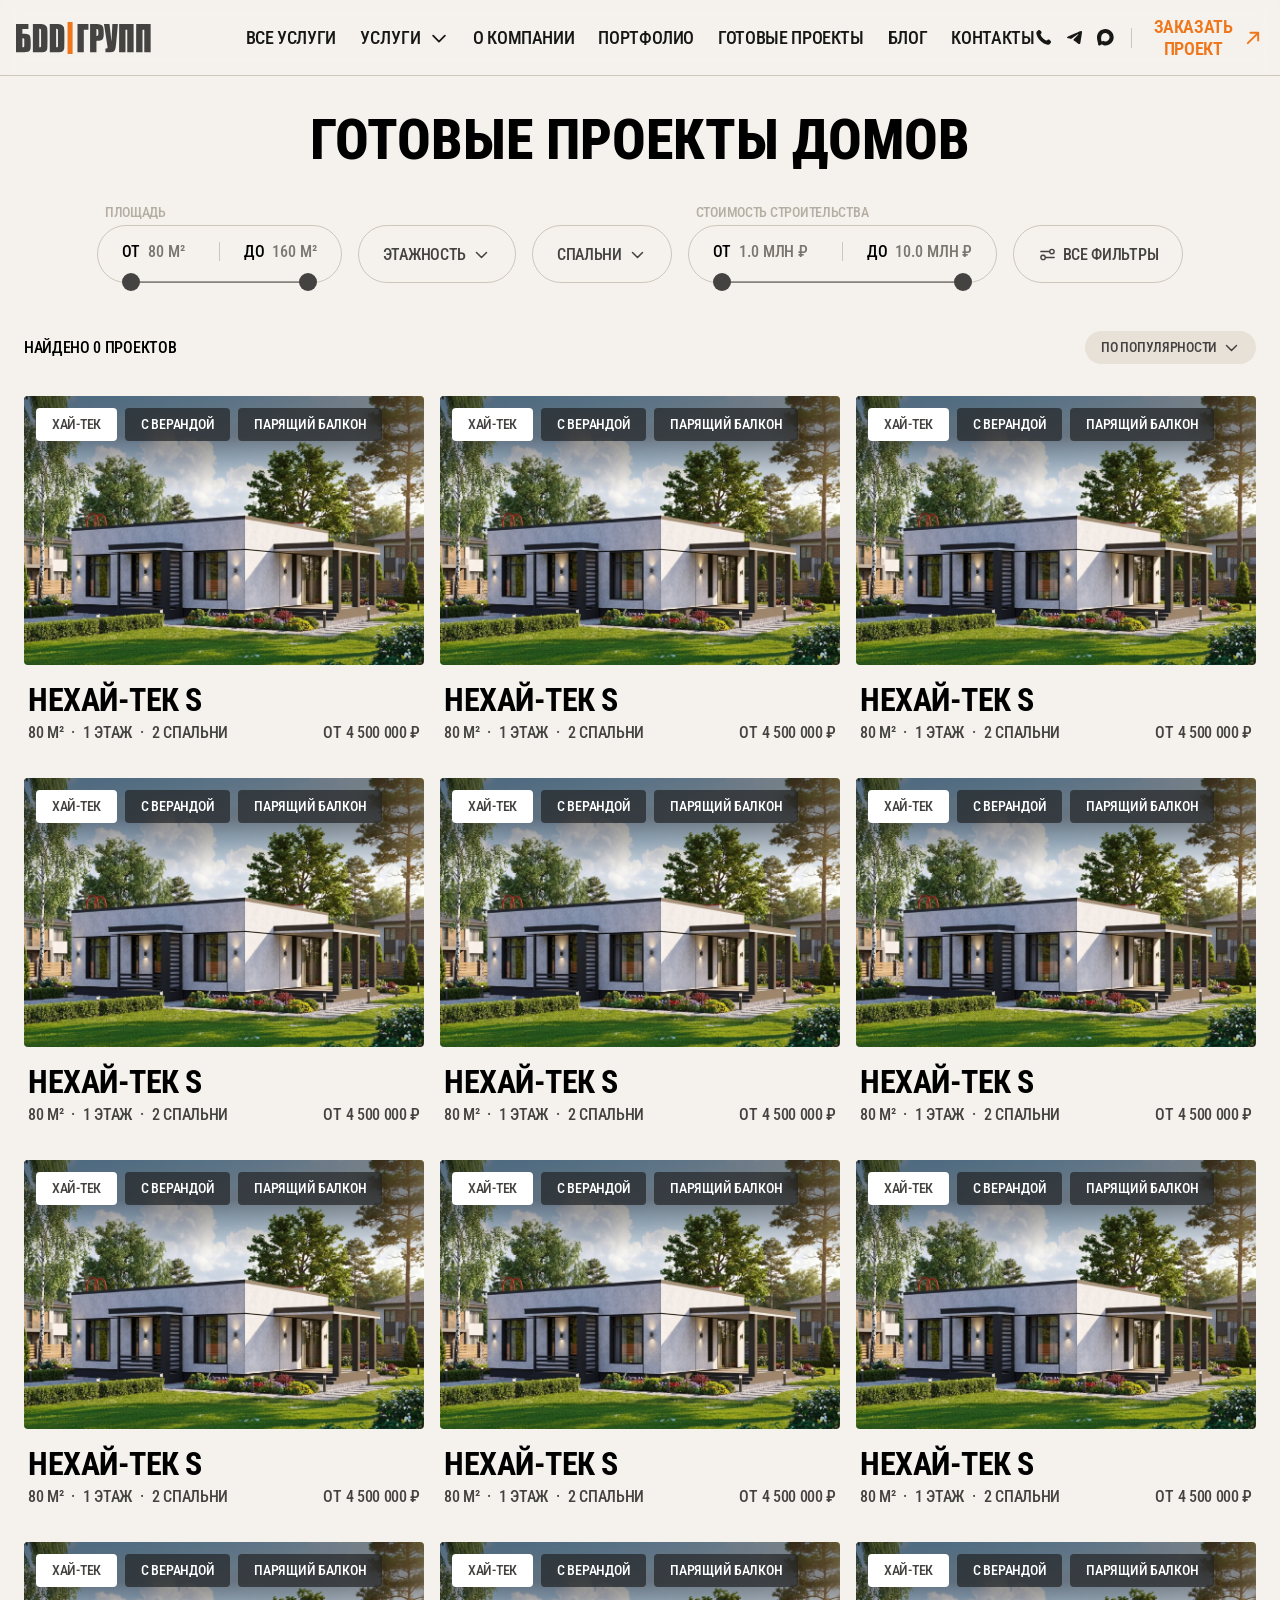
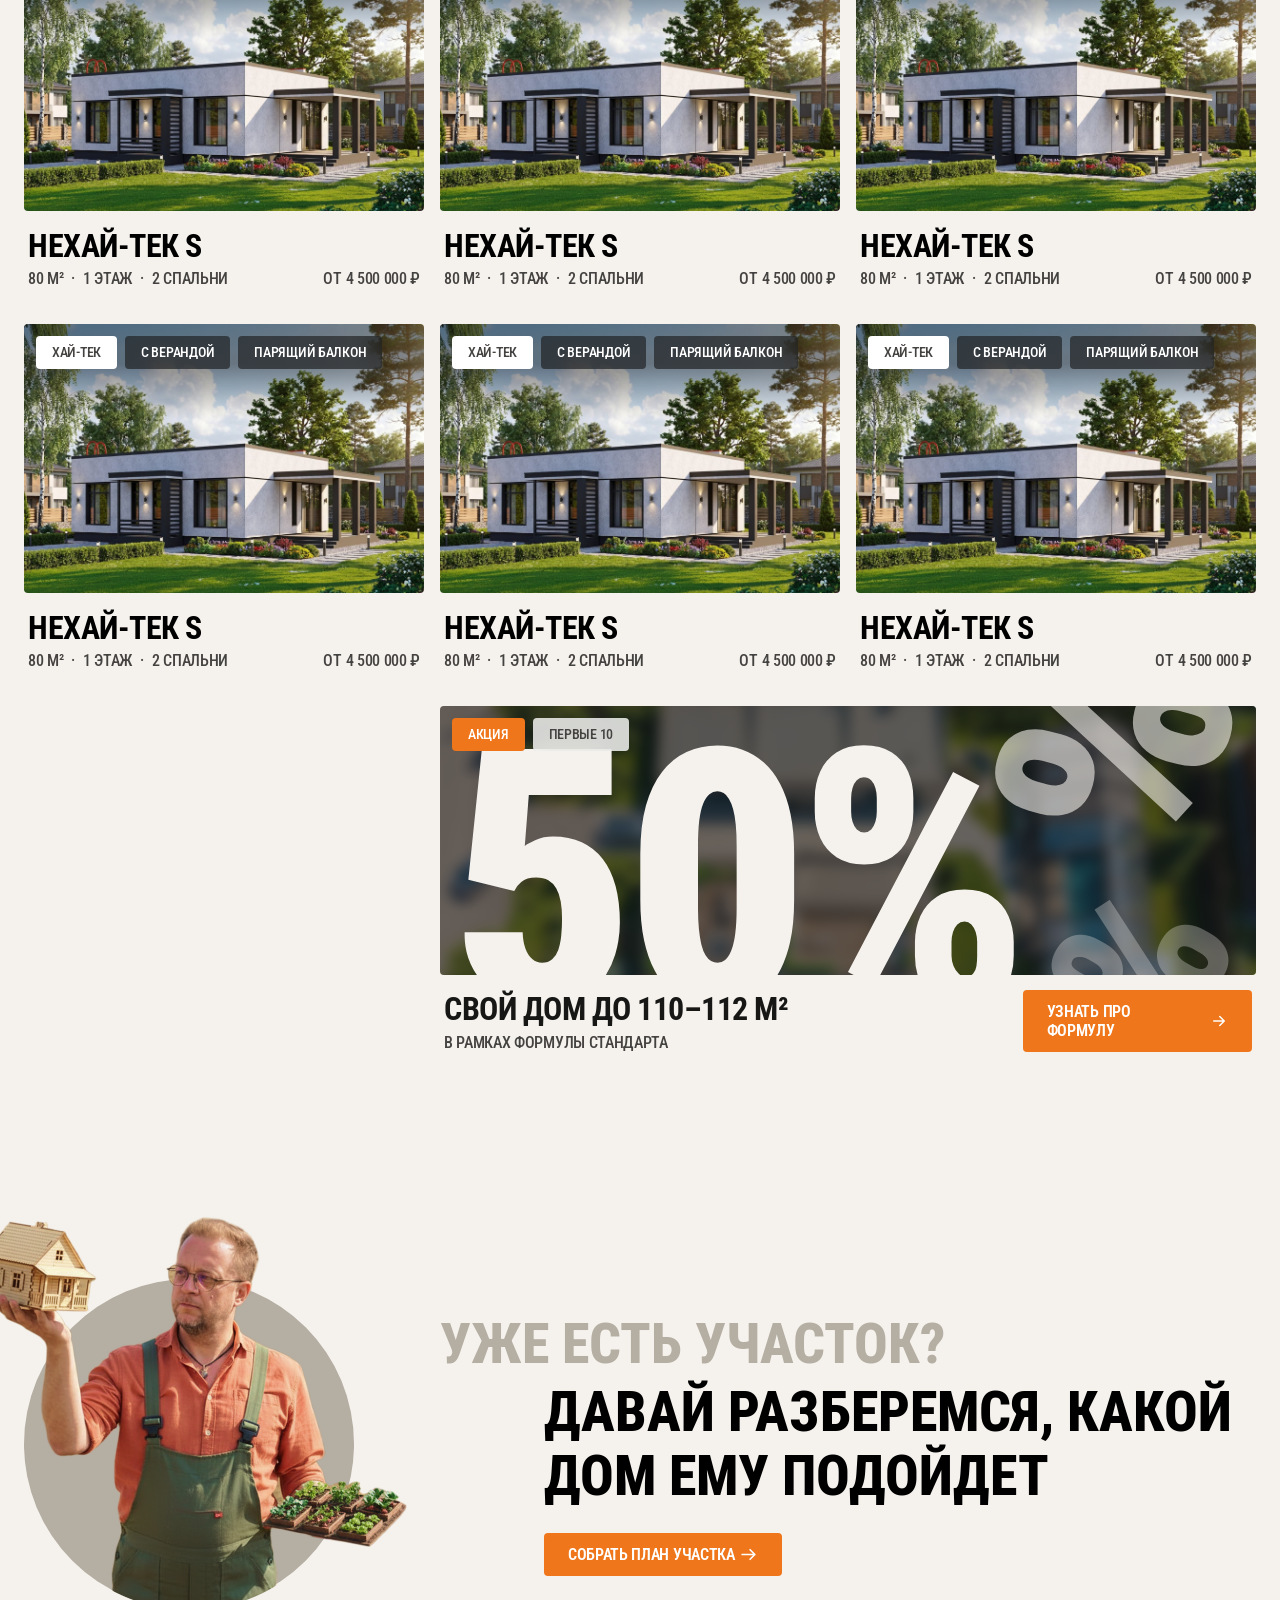
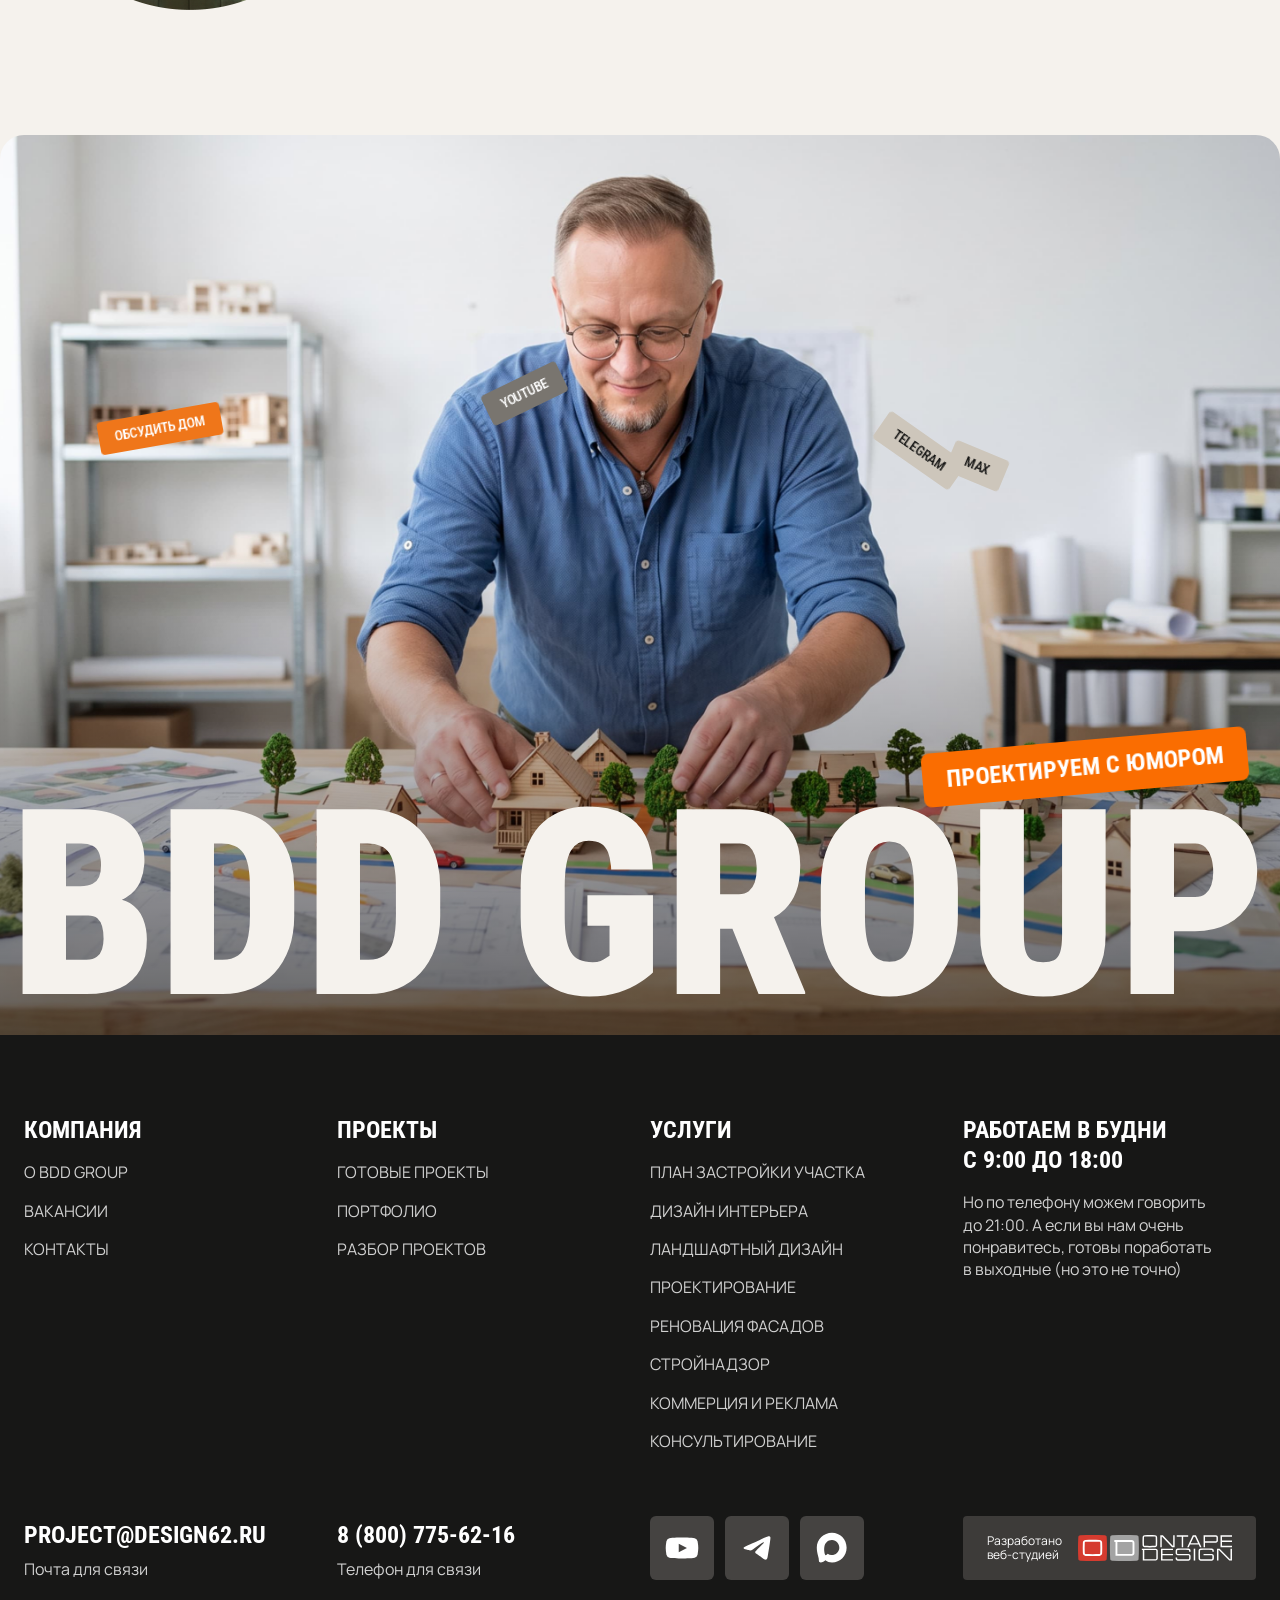
<file: projects.html>
<!DOCTYPE html>
<html lang="ru">

<head>
    <meta charset="UTF-8">
    <meta name="viewport" content="width=device-width, initial-scale=1.0">
    <title>Каталог готовых проектов</title>
    <link rel="stylesheet" href="assets/style/style.css">
    <link rel="stylesheet" href="assets/style/catalog.css">
</head>

<body>
    <header class="header">
        <div class="header_container">
            <div class="header_logo">
                <a href="./index.html" class="header_logo__image">
                    <img src="assets/images/logo/bdd_logo_ru.svg" alt="Логотип">
                </a>
            </div>
            <nav class="header_nav header_rc" id="header-nav">
                <a href="./services.html" class="header_link mobile">Все услуги</a>
                <div class="header_nav__item header_dropdown">

                    <button type="button" class="header_link header_dropdown__toggle" aria-expanded="false"
                        aria-controls="services-menu">
                        Услуги
                        <svg xmlns="http://www.w3.org/2000/svg" width="20" height="20" viewBox="0 0 17 17" fill="none"
                            aria-hidden="true">
                            <path d="M3.5 6.5L8.5 11.5L13.5 6.5" stroke="currentColor" stroke-width="1.5"
                                stroke-linecap="round" stroke-linejoin="round" />
                        </svg>
                    </button>

                    <div class="header_dropdown__panel" id="services-menu">
                        <ul class="header_dropdown__list header_medium_rc">
                            <li><a href="./service_page_pzu.html" class="header_dropdown__link is-active"
                                    data-img="assets/images/pzu/hero_section.jpg">План застройки участка</a></li>
                            <li><a href="./service_page_interior.html" class="header_dropdown__link"
                                    data-img="assets/images/interior/hero_section_interior.jpg">Дизайн интерьера</a>
                            </li>
                            <li><a href="/services/landscape/" class="header_dropdown__link"
                                    data-img="assets/images/interior/hero_section_interior.jpg">Ландшафтный дизайн</a>
                            </li>
                            <li><a href="./service_page_project.html" class="header_dropdown__link"
                                    data-img="assets/images/service_project/hero_section_project.jpg">Проектирование</a>
                            </li>
                            <li><a href="/services/facades/" class="header_dropdown__link"
                                    data-img="assets/images/service_project/hero_section_project.jpg">Реновация
                                    фасадов</a></li>
                            <li><a href="./service_page_supervision.html" class="header_dropdown__link"
                                    data-img="assets/images/supervision/hero_section.jpg">Стройнадзор</a></li>
                            <li><a href="./service_page_bddmedia.html" class="header_dropdown__link"
                                    data-img="assets/images/bddmedia/hero_section.jpg">Коммерция и реклама</a></li>
                            <li><a href="/services/consulting/" class="header_dropdown__link"
                                    data-img="assets/images/supervision/hero_section.jpg">Консультирование</a></li>
                        </ul>

                        <div class="header_dropdown__media"></div>
                    </div>
                </div>

                <a href="./about.html" class="header_link">О компании</a>
                <a href="./portfolio.html" class="header_link">Портфолио</a>
                <a href="./projects.html" class="header_link">Готовые проекты</a>
                <a href="./blog.html" class="header_link">Блог</a>
                <a href="./contacts.html" class="header_link">Контакты</a>
                <div class="header_nav__footer">
                    <button type="button" class="primary_btn orange_btn header_nav__cta tertiary_btn">
                        Заказать проект
                    </button>
                </div>
            </nav>
            <div class="header_buttons">
                <ul class="header_contacts">
                    <li>
                        <a href="tel:+70000000000" class="header_contact" aria-label="Позвонить">
                            <svg xmlns="http://www.w3.org/2000/svg" width="19" height="19" viewBox="0 0 19 19"
                                fill="none">
                                <path
                                    d="M6.63439 7.0089C7.18538 8.15654 7.93653 9.2321 8.88772 10.1834C9.83899 11.1346 10.9146 11.8858 12.0622 12.4368C12.1609 12.4841 12.2103 12.5079 12.2727 12.5261C12.4947 12.5907 12.7672 12.5443 12.9551 12.4097C13.0081 12.3718 13.0533 12.3266 13.1438 12.2361C13.4206 11.9592 13.559 11.8209 13.6981 11.7304C14.2229 11.3892 14.8995 11.3892 15.4243 11.7304C15.5635 11.8209 15.7018 11.9592 15.9786 12.2361L16.1328 12.3903C16.5536 12.8111 16.7639 13.0214 16.8782 13.2474C17.1055 13.6966 17.1055 14.2273 16.8782 14.6766C16.7639 14.9025 16.5536 15.1129 16.1328 15.5336L16.0081 15.6584C15.5888 16.0777 15.3792 16.2874 15.0941 16.4474C14.7778 16.6251 14.2866 16.7529 13.9238 16.7517C13.597 16.7508 13.3735 16.6874 12.9266 16.5606C10.5252 15.8789 8.25914 14.593 6.36869 12.7025C4.4782 10.812 3.19216 8.54588 2.51056 6.14447C2.38373 5.69762 2.32031 5.47419 2.31934 5.14727C2.31826 4.78452 2.446 4.2933 2.62367 3.97702C2.78378 3.69199 2.99342 3.48235 3.41271 3.06306L3.5375 2.93827C3.95823 2.51755 4.1686 2.30718 4.39452 2.19291C4.84384 1.96565 5.37446 1.96565 5.82378 2.19291C6.04971 2.30718 6.26008 2.51755 6.6808 2.93827L6.83507 3.09254C7.11184 3.36931 7.25023 3.5077 7.3407 3.64685C7.68191 4.17165 7.68191 4.84819 7.3407 5.37298C7.25023 5.51213 7.11184 5.65052 6.83507 5.92729C6.74458 6.01779 6.69933 6.06304 6.66145 6.11593C6.52686 6.30389 6.48039 6.57643 6.54509 6.79838C6.56329 6.86084 6.58699 6.91019 6.63439 7.0089Z"
                                    fill="#171716" />
                            </svg>
                        </a>
                    </li>
                    <li>
                        <a href="https://t.me/username" class="header_contact" target="_blank" rel="noopener"
                            aria-label="Telegram">
                            <svg xmlns="http://www.w3.org/2000/svg" width="19" height="19" viewBox="0 0 19 19"
                                fill="none">
                                <path
                                    d="M3.03117 8.59642C7.05769 6.76182 9.74268 5.55233 11.0861 4.96797C14.9219 3.2995 15.7189 3.00967 16.2384 3.0001C16.3527 2.998 16.6082 3.02761 16.7737 3.16804C16.9134 3.28661 16.9518 3.44679 16.9702 3.55921C16.9886 3.67163 17.0115 3.92773 16.9933 4.12784C16.7855 6.41185 15.8861 11.9545 15.4285 14.5127C15.2349 15.5951 14.8536 15.958 14.4845 15.9936C13.6824 16.0707 13.0734 15.4392 12.2965 14.9067C11.0809 14.0733 10.3941 13.5545 9.21409 12.7413C7.8504 11.8015 8.73442 11.285 9.51159 10.4409C9.71497 10.22 13.249 6.8583 13.3174 6.55334C13.326 6.5152 13.3339 6.37304 13.2532 6.29797C13.1724 6.2229 13.0532 6.24857 12.9672 6.26899C12.8453 6.29792 10.9033 7.64029 7.14115 10.2961C6.58991 10.6919 6.09062 10.8848 5.64327 10.8747C5.15011 10.8635 4.20146 10.5831 3.49623 10.3433C2.63124 10.0493 1.94377 9.89383 2.00363 9.39445C2.03481 9.13434 2.37733 8.86833 3.03117 8.59642Z"
                                    fill-rule="evenodd" clip-rule="evenodd" fill="#171716" />
                            </svg>
                        </a>
                    </li>
                    <li>
                        <a href="https://max.ru/username" class="header_contact" target="_blank" rel="noopener"
                            aria-label="Max">
                            <svg xmlns="http://www.w3.org/2000/svg" width="19" height="19" viewBox="0 0 38 38"
                                fill="none">
                                <path
                                    d="M19.0248 35.0944C15.7535 35.0944 14.2333 34.6169 11.5909 32.7066C9.91943 34.8556 4.62657 36.5351 4.39572 33.6617C4.39572 31.5048 3.91817 29.6822 3.37694 27.6924C2.73225 25.2409 2 22.5109 2 18.5552C2 9.10758 9.7523 2 18.9372 2C28.1301 2 35.3332 9.45779 35.3332 18.6427C35.3641 27.6856 28.0676 35.0462 19.0248 35.0944ZM19.1601 10.1661C14.687 9.93535 11.2008 13.0315 10.4288 17.8866C9.79208 21.906 10.9223 26.8009 11.8853 27.0556C12.347 27.167 13.509 26.2279 14.2333 25.5036C15.431 26.3309 16.8256 26.8279 18.2766 26.9442C22.9115 27.1671 26.8718 23.6386 27.183 19.0089C27.3641 14.3693 23.7956 10.4396 19.1601 10.1741V10.1661Z"
                                    fill-rule="evenodd" clip-rule="evenodd" fill="#171716" />
                            </svg>
                        </a>
                    </li>
                </ul>

                <span class="header_divider" aria-hidden="true"></span>

                <button type="button" class="header_cta tertiary_btn">Заказать проект</button>
                <button type="button" class="header_burger" aria-label="Открыть меню" aria-expanded="false"
                    aria-controls="header-nav">
                    <span></span>
                    <span></span>
                    <span></span>
                </button>
            </div>
        </div>
    </header>
    <main>
        <section class="catalog">
            <div class="container">
                <h1 class="catalog_title h2_rc">
                    Готовые проекты домов
                </h1>
                <form class="catalog_filters" id="catalog-filter">
                    <div class="catalog_filter">
                        <label class="catalog_filter__label tabs_medium_rc" for="area_min">
                            Площадь
                        </label>
                        <div class="catalog_filter__range catalog_filter__content" id="area-range">
                            <div class="catalog_filter__range-fields">
                                <label class="range_field buttons_medium_rc" for="area_min">
                                    <span class="range_field__prefix buttons_medium_rc">от</span>
                                    <input type="number" id="area_min" name="area_min" value="80" min="80" max="160">
                                    <span class="range_field__unit">м²</span>
                                </label>

                                <span class="catalog_filter__range-divider" aria-hidden="true"></span>

                                <label class="range_field buttons_medium_rc" for="area_max">
                                    <span class="range_field__prefix">до</span>
                                    <input type="number" id="area_max" name="area_max" value="160" min="80" max="160">
                                    <span class="range_field__unit">м²</span>
                                </label>
                            </div>

                            <div class="range_slider">
                                <span class="range_slider__track"></span>
                                <input type="range" class="range_slider__input range_slider__input--min" min="80"
                                    max="160" step="1" value="80" aria-label="Площадь от">
                                <input type="range" class="range_slider__input range_slider__input--max" min="80"
                                    max="160" step="1" value="160" aria-label="Площадь до">
                            </div>
                        </div>
                    </div>

                    <div class="catalog_filter">
                        <div class="catalog_filter__select select">
                            <button type="button" class="select__button buttons_medium_rc catalog_filter__content"
                                aria-haspopup="listbox" aria-expanded="false">
                                <span class="select__value">Этажность</span>
                                <img class="select__arrow" src="assets/icons/md-chevron-down.svg" alt="">
                            </button>

                            <ul class="select__list buttons_medium_rc">
                                <li class="select__option" role="option" data-value="">Этажность</li>
                                <li class="select__option" role="option" data-value="1">1 этаж</li>
                                <li class="select__option" role="option" data-value="2">2 этажа</li>
                                <li class="select__option" role="option" data-value="3">3 этажа</li>
                            </ul>

                            <select class="select__native" name="floors">
                                <option value="">Этажность</option>
                                <option value="1">1 этаж</option>
                                <option value="2">2 этажа</option>
                                <option value="3">3 этажа</option>
                            </select>
                        </div>
                    </div>

                    <div class="catalog_filter">
                        <div class="catalog_filter__select select">
                            <button type="button" class="select__button buttons_medium_rc catalog_filter__content"
                                aria-haspopup="listbox" aria-expanded="false">
                                <span class="select__value">Спальни</span>
                                <img class="select__arrow" src="assets/icons/md-chevron-down.svg" alt="">
                            </button>

                            <ul class="select__list buttons_medium_rc">
                                <li class="select__option" role="option" data-value="">Спальни</li>
                                <li class="select__option" role="option" data-value="1">1 спальня</li>
                                <li class="select__option" role="option" data-value="2">2 спальни</li>
                                <li class="select__option" role="option" data-value="3">3 спальни</li>
                                <li class="select__option" role="option" data-value="4">4 спальни</li>
                            </ul>

                            <select class="select__native" name="bedrooms">
                                <option value="">Спальни</option>
                                <option value="1">1 спальня</option>
                                <option value="2">2 спальни</option>
                                <option value="3">3 спальни</option>
                                <option value="4">4 спальни</option>
                            </select>
                        </div>
                    </div>

                    <div class="catalog_filter">
                        <label class="catalog_filter__label tabs_medium_rc" for="price_min">
                            Стоимость строительства
                        </label>
                        <div class="catalog_filter__range catalog_filter__content" id="price-range">
                            <div class="catalog_filter__range-fields">
                                <label class="range_field buttons_medium_rc" for="price_min">
                                    <span class="range_field__prefix buttons_medium_rc">от</span>
                                    <input type="number" id="price_min" name="price_min" value="1.0" min="1" max="10">
                                    <span class="range_field__unit">млн ₽</span>
                                </label>

                                <span class="catalog_filter__range-divider" aria-hidden="true"></span>

                                <label class="range_field buttons_medium_rc" for="price_max">
                                    <span class="range_field__prefix">до</span>
                                    <input type="number" id="price_max" name="price_max" value="10.0" min="1" max="10">
                                    <span class="range_field__unit">млн ₽</span>
                                </label>
                            </div>

                            <div class="range_slider">
                                <span class="range_slider__track"></span>
                                <input type="range" class="range_slider__input range_slider__input--min" min="1"
                                    max="10" step="0.1" value="1" aria-label="Стоимость от">
                                <input type="range" class="range_slider__input range_slider__input--max" min="1"
                                    max="10" step="0.1" value="10" aria-label="Стоимость до">
                            </div>
                        </div>
                    </div>
                    <button type="button" class="catalog_filter__btn catalog_filter__content buttons_medium_rc"
                        aria-expanded="false">
                        <img src="assets/icons/md-filter.svg" alt="">
                        Все фильтры
                    </button>
                </form>

                <div class="catalog_filter_chips" hidden></div>

                <div class="catalog_top">
                    <div class="catalog_count buttons_medium_rc">
                        Найдено 11 проектов
                    </div>

                    <div class="catalog_filter__select select catalog_sort_select">
                        <button type="button" class="select__button catalog_sort chip chip_filled buttons_medium_rc"
                            aria-haspopup="listbox" aria-expanded="false">
                            <span class="select__value">По популярности</span>
                            <svg xmlns="http://www.w3.org/2000/svg" width="17" height="17" viewBox="0 0 17 17"
                                fill="none">
                                <path d="M3.5 6.5L8.5 11.5L13.5 6.5" stroke-width="1.5" stroke-linecap="round"
                                    stroke-linejoin="round" stroke="currentColor" />
                            </svg>
                        </button>

                        <ul class="select__list buttons_medium_rc">
                            <li class="select__option" role="option" data-value="popular">По популярности</li>
                            <li class="select__option" role="option" data-value="price-asc">Сначала дешевле</li>
                            <li class="select__option" role="option" data-value="price-desc">Сначала дороже</li>
                            <li class="select__option" role="option" data-value="area-asc">Площадь: меньше</li>
                            <li class="select__option" role="option" data-value="area-desc">Площадь: больше</li>
                        </ul>

                        <select class="select__native" name="sort">
                            <option value="popular">По популярности</option>
                            <option value="price-asc">Сначала дешевле</option>
                            <option value="price-desc">Сначала дороже</option>
                            <option value="area-asc">Площадь: меньше</option>
                            <option value="area-desc">Площадь: больше</option>
                        </select>
                    </div>
                </div>

                <div class="catalog_list">
                    <a href="./project_page.html" class="catalog_card" data-area="80" data-floors="1" data-bedrooms="2"
                        data-price="4.5">
                        <div class="catalog_card__image">
                            <img class="cover" src="assets/images/projects/card.jpg" alt="неХай-Тек S">
                            <div class="catalog_card__tags">
                                <span class="catalog_card__tag catalog_card__primary-tag tabs_medium_rc">Хай-тек</span>
                                <span class="catalog_card__tag tabs_medium_rc">С верандой</span>
                                <span class="catalog_card__tag tabs_medium_rc">Парящий балкон</span>
                            </div>
                        </div>
                        <div class="catalog_card__content">
                            <h2 class="catalog_card__title h4_rc">неХай-Тек S</h2>
                            <div class="catalog_card__info buttons_medium_rc">
                                <ul class="catalog_card__specs">
                                    <li>80 м²</li>
                                    <li>1 этаж</li>
                                    <li>2 спальни</li>
                                </ul>
                                <p class="catalog_card__price">от 4 500 000 ₽</p>
                            </div>
                        </div>
                        <div class="catalog_card__link">
                            <p class="catalog_card__text caption_medium_mr">Дом для постоянного проживания</p>
                            <span class="catalog_card__btn tertiary_btn">Смотреть</span>
                        </div>
                    </a><a href="./project_page.html" class="catalog_card" data-area="80" data-floors="1"
                        data-bedrooms="2" data-price="4.5">
                        <div class="catalog_card__image">
                            <img class="cover" src="assets/images/projects/card.jpg" alt="неХай-Тек S">
                            <div class="catalog_card__tags">
                                <span class="catalog_card__tag catalog_card__primary-tag tabs_medium_rc">Хай-тек</span>
                                <span class="catalog_card__tag tabs_medium_rc">С верандой</span>
                                <span class="catalog_card__tag tabs_medium_rc">Парящий балкон</span>
                            </div>
                        </div>
                        <div class="catalog_card__content">
                            <h2 class="catalog_card__title h4_rc">неХай-Тек S</h2>
                            <div class="catalog_card__info buttons_medium_rc">
                                <ul class="catalog_card__specs">
                                    <li>80 м²</li>
                                    <li>1 этаж</li>
                                    <li>2 спальни</li>
                                </ul>
                                <p class="catalog_card__price">от 4 500 000 ₽</p>
                            </div>
                        </div>
                        <div class="catalog_card__link">
                            <p class="catalog_card__text caption_medium_mr">Дом для постоянного проживания</p>
                            <span class="catalog_card__btn tertiary_btn">Смотреть</span>
                        </div>
                    </a><a href="./project_page.html" class="catalog_card" data-area="80" data-floors="1"
                        data-bedrooms="2" data-price="4.5">
                        <div class="catalog_card__image">
                            <img class="cover" src="assets/images/projects/card.jpg" alt="неХай-Тек S">
                            <div class="catalog_card__tags">
                                <span class="catalog_card__tag catalog_card__primary-tag tabs_medium_rc">Хай-тек</span>
                                <span class="catalog_card__tag tabs_medium_rc">С верандой</span>
                                <span class="catalog_card__tag tabs_medium_rc">Парящий балкон</span>
                            </div>
                        </div>
                        <div class="catalog_card__content">
                            <h2 class="catalog_card__title h4_rc">неХай-Тек S</h2>
                            <div class="catalog_card__info buttons_medium_rc">
                                <ul class="catalog_card__specs">
                                    <li>80 м²</li>
                                    <li>1 этаж</li>
                                    <li>2 спальни</li>
                                </ul>
                                <p class="catalog_card__price">от 4 500 000 ₽</p>
                            </div>
                        </div>
                        <div class="catalog_card__link">
                            <p class="catalog_card__text caption_medium_mr">Дом для постоянного проживания</p>
                            <span class="catalog_card__btn tertiary_btn">Смотреть</span>
                        </div>
                    </a><a href="./project_page.html" class="catalog_card" data-area="80" data-floors="1"
                        data-bedrooms="2" data-price="4.5">
                        <div class="catalog_card__image">
                            <img class="cover" src="assets/images/projects/card.jpg" alt="неХай-Тек S">
                            <div class="catalog_card__tags">
                                <span class="catalog_card__tag catalog_card__primary-tag tabs_medium_rc">Хай-тек</span>
                                <span class="catalog_card__tag tabs_medium_rc">С верандой</span>
                                <span class="catalog_card__tag tabs_medium_rc">Парящий балкон</span>
                            </div>
                        </div>
                        <div class="catalog_card__content">
                            <h2 class="catalog_card__title h4_rc">неХай-Тек S</h2>
                            <div class="catalog_card__info buttons_medium_rc">
                                <ul class="catalog_card__specs">
                                    <li>80 м²</li>
                                    <li>1 этаж</li>
                                    <li>2 спальни</li>
                                </ul>
                                <p class="catalog_card__price">от 4 500 000 ₽</p>
                            </div>
                        </div>
                        <div class="catalog_card__link">
                            <p class="catalog_card__text caption_medium_mr">Дом для постоянного проживания</p>
                            <span class="catalog_card__btn tertiary_btn">Смотреть</span>
                        </div>
                    </a><a href="./project_page.html" class="catalog_card" data-area="80" data-floors="1"
                        data-bedrooms="2" data-price="4.5">
                        <div class="catalog_card__image">
                            <img class="cover" src="assets/images/projects/card.jpg" alt="неХай-Тек S">
                            <div class="catalog_card__tags">
                                <span class="catalog_card__tag catalog_card__primary-tag tabs_medium_rc">Хай-тек</span>
                                <span class="catalog_card__tag tabs_medium_rc">С верандой</span>
                                <span class="catalog_card__tag tabs_medium_rc">Парящий балкон</span>
                            </div>
                        </div>
                        <div class="catalog_card__content">
                            <h2 class="catalog_card__title h4_rc">неХай-Тек S</h2>
                            <div class="catalog_card__info buttons_medium_rc">
                                <ul class="catalog_card__specs">
                                    <li>80 м²</li>
                                    <li>1 этаж</li>
                                    <li>2 спальни</li>
                                </ul>
                                <p class="catalog_card__price">от 4 500 000 ₽</p>
                            </div>
                        </div>
                        <div class="catalog_card__link">
                            <p class="catalog_card__text caption_medium_mr">Дом для постоянного проживания</p>
                            <span class="catalog_card__btn tertiary_btn">Смотреть</span>
                        </div>
                    </a><a href="./project_page.html" class="catalog_card" data-area="80" data-floors="1"
                        data-bedrooms="2" data-price="4.5">
                        <div class="catalog_card__image">
                            <img class="cover" src="assets/images/projects/card.jpg" alt="неХай-Тек S">
                            <div class="catalog_card__tags">
                                <span class="catalog_card__tag catalog_card__primary-tag tabs_medium_rc">Хай-тек</span>
                                <span class="catalog_card__tag tabs_medium_rc">С верандой</span>
                                <span class="catalog_card__tag tabs_medium_rc">Парящий балкон</span>
                            </div>
                        </div>
                        <div class="catalog_card__content">
                            <h2 class="catalog_card__title h4_rc">неХай-Тек S</h2>
                            <div class="catalog_card__info buttons_medium_rc">
                                <ul class="catalog_card__specs">
                                    <li>80 м²</li>
                                    <li>1 этаж</li>
                                    <li>2 спальни</li>
                                </ul>
                                <p class="catalog_card__price">от 4 500 000 ₽</p>
                            </div>
                        </div>
                        <div class="catalog_card__link">
                            <p class="catalog_card__text caption_medium_mr">Дом для постоянного проживания</p>
                            <span class="catalog_card__btn tertiary_btn">Смотреть</span>
                        </div>
                    </a>
                    <article class="promo_card">
                        <div class="promo_card__image promo_card__image_catalog">
                            <img class="promo_card__bg" src="assets/images/projects/promo.jpg" alt="">
                            <div class="catalog_card__tags">
                                <span class="catalog_card__tag promo_card__tag--accent tabs_medium_rc">Акция</span>
                                <span class="catalog_card__tag promo_card__tag--light tabs_medium_rc">Первые 10</span>
                            </div>
                            <span class="promo_card__big" aria-hidden="true">50%</span>
                            <span class="promo_card__little promo_card__little--top" aria-hidden="true">%</span>
                            <span class="promo_card__little promo_card__little--bottom" aria-hidden="true">%</span>
                        </div>

                        <div class="promo_card__bottom">
                            <div class="promo_card__content">
                                <h2 class="promo_card__title h4_rc">Свой дом до 110–112 м²</h2>
                                <p class="promo_card__subtitle buttons_medium_rc">В рамках формулы стандарта</p>
                            </div>
                            <a href="#" class="primary_btn orange_btn promo_card__btn">
                                Узнать про формулу
                            </a>
                        </div>
                    </article>
                    <a href="./project_page.html" class="catalog_card" data-area="80" data-floors="1" data-bedrooms="2"
                        data-price="4.5">
                        <div class="catalog_card__image">
                            <img class="cover" src="assets/images/projects/card.jpg" alt="неХай-Тек S">
                            <div class="catalog_card__tags">
                                <span class="catalog_card__tag catalog_card__primary-tag tabs_medium_rc">Хай-тек</span>
                                <span class="catalog_card__tag tabs_medium_rc">С верандой</span>
                                <span class="catalog_card__tag tabs_medium_rc">Парящий балкон</span>
                            </div>
                        </div>
                        <div class="catalog_card__content">
                            <h2 class="catalog_card__title h4_rc">неХай-Тек S</h2>
                            <div class="catalog_card__info buttons_medium_rc">
                                <ul class="catalog_card__specs">
                                    <li>80 м²</li>
                                    <li>1 этаж</li>
                                    <li>2 спальни</li>
                                </ul>
                                <p class="catalog_card__price">от 4 500 000 ₽</p>
                            </div>
                        </div>
                        <div class="catalog_card__link">
                            <p class="catalog_card__text caption_medium_mr">Дом для постоянного проживания</p>
                            <span class="catalog_card__btn tertiary_btn">Смотреть</span>
                        </div>
                    </a><a href="./project_page.html" class="catalog_card" data-area="80" data-floors="1"
                        data-bedrooms="2" data-price="4.5">
                        <div class="catalog_card__image">
                            <img class="cover" src="assets/images/projects/card.jpg" alt="неХай-Тек S">
                            <div class="catalog_card__tags">
                                <span class="catalog_card__tag catalog_card__primary-tag tabs_medium_rc">Хай-тек</span>
                                <span class="catalog_card__tag tabs_medium_rc">С верандой</span>
                                <span class="catalog_card__tag tabs_medium_rc">Парящий балкон</span>
                            </div>
                        </div>
                        <div class="catalog_card__content">
                            <h2 class="catalog_card__title h4_rc">неХай-Тек S</h2>
                            <div class="catalog_card__info buttons_medium_rc">
                                <ul class="catalog_card__specs">
                                    <li>80 м²</li>
                                    <li>1 этаж</li>
                                    <li>2 спальни</li>
                                </ul>
                                <p class="catalog_card__price">от 4 500 000 ₽</p>
                            </div>
                        </div>
                        <div class="catalog_card__link">
                            <p class="catalog_card__text caption_medium_mr">Дом для постоянного проживания</p>
                            <span class="catalog_card__btn tertiary_btn">Смотреть</span>
                        </div>
                    </a><a href="./project_page.html" class="catalog_card" data-area="80" data-floors="1"
                        data-bedrooms="2" data-price="4.5">
                        <div class="catalog_card__image">
                            <img class="cover" src="assets/images/projects/card.jpg" alt="неХай-Тек S">
                            <div class="catalog_card__tags">
                                <span class="catalog_card__tag catalog_card__primary-tag tabs_medium_rc">Хай-тек</span>
                                <span class="catalog_card__tag tabs_medium_rc">С верандой</span>
                                <span class="catalog_card__tag tabs_medium_rc">Парящий балкон</span>
                            </div>
                        </div>
                        <div class="catalog_card__content">
                            <h2 class="catalog_card__title h4_rc">неХай-Тек S</h2>
                            <div class="catalog_card__info buttons_medium_rc">
                                <ul class="catalog_card__specs">
                                    <li>80 м²</li>
                                    <li>1 этаж</li>
                                    <li>2 спальни</li>
                                </ul>
                                <p class="catalog_card__price">от 4 500 000 ₽</p>
                            </div>
                        </div>
                        <div class="catalog_card__link">
                            <p class="catalog_card__text caption_medium_mr">Дом для постоянного проживания</p>
                            <span class="catalog_card__btn tertiary_btn">Смотреть</span>
                        </div>
                    </a><a href="./project_page.html" class="catalog_card" data-area="80" data-floors="1"
                        data-bedrooms="2" data-price="4.5">
                        <div class="catalog_card__image">
                            <img class="cover" src="assets/images/projects/card.jpg" alt="неХай-Тек S">
                            <div class="catalog_card__tags">
                                <span class="catalog_card__tag catalog_card__primary-tag tabs_medium_rc">Хай-тек</span>
                                <span class="catalog_card__tag tabs_medium_rc">С верандой</span>
                                <span class="catalog_card__tag tabs_medium_rc">Парящий балкон</span>
                            </div>
                        </div>
                        <div class="catalog_card__content">
                            <h2 class="catalog_card__title h4_rc">неХай-Тек S</h2>
                            <div class="catalog_card__info buttons_medium_rc">
                                <ul class="catalog_card__specs">
                                    <li>80 м²</li>
                                    <li>1 этаж</li>
                                    <li>2 спальни</li>
                                </ul>
                                <p class="catalog_card__price">от 4 500 000 ₽</p>
                            </div>
                        </div>
                        <div class="catalog_card__link">
                            <p class="catalog_card__text caption_medium_mr">Дом для постоянного проживания</p>
                            <span class="catalog_card__btn tertiary_btn">Смотреть</span>
                        </div>
                    </a><a href="./project_page.html" class="catalog_card" data-area="80" data-floors="1"
                        data-bedrooms="2" data-price="4.5">
                        <div class="catalog_card__image">
                            <img class="cover" src="assets/images/projects/card.jpg" alt="неХай-Тек S">
                            <div class="catalog_card__tags">
                                <span class="catalog_card__tag catalog_card__primary-tag tabs_medium_rc">Хай-тек</span>
                                <span class="catalog_card__tag tabs_medium_rc">С верандой</span>
                                <span class="catalog_card__tag tabs_medium_rc">Парящий балкон</span>
                            </div>
                        </div>
                        <div class="catalog_card__content">
                            <h2 class="catalog_card__title h4_rc">неХай-Тек S</h2>
                            <div class="catalog_card__info buttons_medium_rc">
                                <ul class="catalog_card__specs">
                                    <li>80 м²</li>
                                    <li>1 этаж</li>
                                    <li>2 спальни</li>
                                </ul>
                                <p class="catalog_card__price">от 4 500 000 ₽</p>
                            </div>
                        </div>
                        <div class="catalog_card__link">
                            <p class="catalog_card__text caption_medium_mr">Дом для постоянного проживания</p>
                            <span class="catalog_card__btn tertiary_btn">Смотреть</span>
                        </div>
                    </a><a href="./project_page.html" class="catalog_card" data-area="80" data-floors="1"
                        data-bedrooms="2" data-price="4.5">
                        <div class="catalog_card__image">
                            <img class="cover" src="assets/images/projects/card.jpg" alt="неХай-Тек S">
                            <div class="catalog_card__tags">
                                <span class="catalog_card__tag catalog_card__primary-tag tabs_medium_rc">Хай-тек</span>
                                <span class="catalog_card__tag tabs_medium_rc">С верандой</span>
                                <span class="catalog_card__tag tabs_medium_rc">Парящий балкон</span>
                            </div>
                        </div>
                        <div class="catalog_card__content">
                            <h2 class="catalog_card__title h4_rc">неХай-Тек S</h2>
                            <div class="catalog_card__info buttons_medium_rc">
                                <ul class="catalog_card__specs">
                                    <li>80 м²</li>
                                    <li>1 этаж</li>
                                    <li>2 спальни</li>
                                </ul>
                                <p class="catalog_card__price">от 4 500 000 ₽</p>
                            </div>
                        </div>
                        <div class="catalog_card__link">
                            <p class="catalog_card__text caption_medium_mr">Дом для постоянного проживания</p>
                            <span class="catalog_card__btn tertiary_btn">Смотреть</span>
                        </div>
                    </a><a href="./project_page.html" class="catalog_card" data-area="80" data-floors="1"
                        data-bedrooms="2" data-price="4.5">
                        <div class="catalog_card__image">
                            <img class="cover" src="assets/images/projects/card.jpg" alt="неХай-Тек S">
                            <div class="catalog_card__tags">
                                <span class="catalog_card__tag catalog_card__primary-tag tabs_medium_rc">Хай-тек</span>
                                <span class="catalog_card__tag tabs_medium_rc">С верандой</span>
                                <span class="catalog_card__tag tabs_medium_rc">Парящий балкон</span>
                            </div>
                        </div>
                        <div class="catalog_card__content">
                            <h2 class="catalog_card__title h4_rc">неХай-Тек S</h2>
                            <div class="catalog_card__info buttons_medium_rc">
                                <ul class="catalog_card__specs">
                                    <li>80 м²</li>
                                    <li>1 этаж</li>
                                    <li>2 спальни</li>
                                </ul>
                                <p class="catalog_card__price">от 4 500 000 ₽</p>
                            </div>
                        </div>
                        <div class="catalog_card__link">
                            <p class="catalog_card__text caption_medium_mr">Дом для постоянного проживания</p>
                            <span class="catalog_card__btn tertiary_btn">Смотреть</span>
                        </div>
                    </a><a href="./project_page.html" class="catalog_card" data-area="80" data-floors="1"
                        data-bedrooms="2" data-price="4.5">
                        <div class="catalog_card__image">
                            <img class="cover" src="assets/images/projects/card.jpg" alt="неХай-Тек S">
                            <div class="catalog_card__tags">
                                <span class="catalog_card__tag catalog_card__primary-tag tabs_medium_rc">Хай-тек</span>
                                <span class="catalog_card__tag tabs_medium_rc">С верандой</span>
                                <span class="catalog_card__tag tabs_medium_rc">Парящий балкон</span>
                            </div>
                        </div>
                        <div class="catalog_card__content">
                            <h2 class="catalog_card__title h4_rc">неХай-Тек S</h2>
                            <div class="catalog_card__info buttons_medium_rc">
                                <ul class="catalog_card__specs">
                                    <li>80 м²</li>
                                    <li>1 этаж</li>
                                    <li>2 спальни</li>
                                </ul>
                                <p class="catalog_card__price">от 4 500 000 ₽</p>
                            </div>
                        </div>
                        <div class="catalog_card__link">
                            <p class="catalog_card__text caption_medium_mr">Дом для постоянного проживания</p>
                            <span class="catalog_card__btn tertiary_btn">Смотреть</span>
                        </div>
                    </a><a href="./project_page.html" class="catalog_card" data-area="80" data-floors="1"
                        data-bedrooms="2" data-price="4.5">
                        <div class="catalog_card__image">
                            <img class="cover" src="assets/images/projects/card.jpg" alt="неХай-Тек S">
                            <div class="catalog_card__tags">
                                <span class="catalog_card__tag catalog_card__primary-tag tabs_medium_rc">Хай-тек</span>
                                <span class="catalog_card__tag tabs_medium_rc">С верандой</span>
                                <span class="catalog_card__tag tabs_medium_rc">Парящий балкон</span>
                            </div>
                        </div>
                        <div class="catalog_card__content">
                            <h2 class="catalog_card__title h4_rc">неХай-Тек S</h2>
                            <div class="catalog_card__info buttons_medium_rc">
                                <ul class="catalog_card__specs">
                                    <li>80 м²</li>
                                    <li>1 этаж</li>
                                    <li>2 спальни</li>
                                </ul>
                                <p class="catalog_card__price">от 4 500 000 ₽</p>
                            </div>
                        </div>
                        <div class="catalog_card__link">
                            <p class="catalog_card__text caption_medium_mr">Дом для постоянного проживания</p>
                            <span class="catalog_card__btn tertiary_btn">Смотреть</span>
                        </div>
                    </a>
                </div>
                <div class="catalog_more">
                    <button type="button" class="catalog_more__btn buttons_medium_rc">Загрузить еще</button>
                </div>
            </div>
        </section>
        <section class="plan_cta section">
            <div class="container plan_cta__inner">
                <div class="plan_cta__media">
                    <img src="./assets/images/projects/cta.png" alt="" class="plan_cta__img">
                </div>

                <div class="plan_cta__content">
                    <h2 class="plan_cta__title h2_rc">Уже есть участок?</h2>
                    <div class="plan_cta_title_right">
                        <h2 class="plan_cta__title_main h2_rc">Давай разберемся, какой дом ему подойдет</h2>
                        <a href="#" class="primary_btn orange_btn plan_cta__btn">Собрать план участка</a>
                    </div>
                </div>
            </div>
        </section>
    </main>
    <footer>
        <div class="footer_media">
            <img class="footer_media_img cover" src="assets/images/projects/footer.jpg" alt="Подвал">
            <div class="footer_media__content">
                <div class="footer_title_slogan">
                    <h2 class="footer_media__title">BDD GROUP</h2>
                    <div class="slogan_footer chip orange_chip">
                        <h5 class="h5_rc">Проектируем с юмором</h5>
                    </div>
                </div> <a href="/" class="footer_media__chip chip_1 tabs_medium_rc orange_chip">
                    Обсудить дом
                </a>
                <a href="/" class="footer_media__chip chip_2 tabs_medium_rc dark_chip">
                    YouTube
                </a>
                <a href="/" class="footer_media__chip chip_3 tabs_medium_rc grey_chip">
                    Telegram
                </a>
                <a href="/" class="footer_media__chip chip_4 tabs_medium_rc grey_chip">
                    Max
                </a>
            </div>
        </div>
        <div class="footer_bottom">
            <div class="container">
                <div class="footer_grid">
                    <nav class="footer_col" aria-label="Компания">
                        <p class="footer_col__title h5_rc">Компания</p>
                        <ul class="footer_col__list body_reg_mr">
                            <li><a href="/about/" class="footer_link">О BDD GROUP</a></li>
                            <li><a href="/vacancies/" class="footer_link">Вакансии</a></li>
                            <li><a href="/contacts/" class="footer_link">Контакты</a></li>
                        </ul>
                    </nav>

                    <nav class="footer_col" aria-label="Проекты">
                        <p class="footer_col__title h5_rc">Проекты</p>
                        <ul class="footer_col__list body_reg_mr">
                            <li><a href="/projects/" class="footer_link">Готовые проекты</a></li>
                            <li><a href="/portfolio/" class="footer_link">Портфолио</a></li>
                            <li><a href="/reviews/" class="footer_link">Разбор проектов</a></li>
                        </ul>
                    </nav>

                    <nav class="footer_col" aria-label="Услуги">
                        <p class="footer_col__title h5_rc">Услуги</p>
                        <ul class="footer_col__list body_reg_mr">
                            <li><a href="/service_page_pzu.html" class="footer_link">План застройки участка</a></li>
                            <li><a href="/service_page_interior.html" class="footer_link">Дизайн интерьера</a></li>
                            <li><a href="/services/landscape/" class="footer_link">Ландшафтный дизайн</a></li>
                            <li><a href="/service_page_project.html" class="footer_link">Проектирование</a></li>
                            <li><a href="/services/facades/" class="footer_link">Реновация фасадов</a></li>
                            <li><a href="/service_page_supervision.html" class="footer_link">Стройнадзор</a></li>
                            <li><a href="/service_page_bddmedia.html" class="footer_link">Коммерция и реклама</a></li>
                            <li><a href="/services/consulting/" class="footer_link">Консультирование</a></li>
                        </ul>
                    </nav>

                    <div class="footer_col">
                        <p class="footer_col__title h5_rc">Работаем в будни<br>с 9:00 до 18:00</p>
                        <p class="footer_col__text body_reg_mr">Но по телефону можем говорить до&nbsp;21:00. А если вы
                            нам
                            очень
                            понравитесь, готовы поработать в&nbsp;выходные (но это не точно)</p>
                    </div>

                    <div class="footer_contact">
                        <a href="mailto:project@design62.ru" class="footer_contact__value h5_rc">project@design62.ru</a>
                        <span class="footer_contact__label body_reg_mr">Почта для связи</span>
                    </div>

                    <div class="footer_contact">
                        <a href="tel:88007756216" class="footer_contact__value h5_rc">8 (800) 775-62-16</a>
                        <span class="footer_contact__label body_reg_mr">Телефон для связи</span>
                    </div>

                    <ul class="footer_socials">
                        <li>
                            <a href="https://youtube.com/@username" class="footer_social" target="_blank" rel="noopener"
                                aria-label="YouTube">
                                <svg viewBox="0 0 24 24" fill="currentColor" aria-hidden="true">
                                    <path fill-rule="evenodd"
                                        d="M23 7.2a3 3 0 0 0-2.1-2.1C19 4.6 12 4.6 12 4.6s-7 0-8.9.5A3 3 0 0 0 1 7.2 31 31 0 0 0 .5 12a31 31 0 0 0 .5 4.8 3 3 0 0 0 2.1 2.1c1.9.5 8.9.5 8.9.5s7 0 8.9-.5a3 3 0 0 0 2.1-2.1 31 31 0 0 0 .5-4.8 31 31 0 0 0-.5-4.8zM9.7 15V9l5.8 3-5.8 3z" />
                                </svg>
                            </a>
                        </li>
                        <li>
                            <a href="https://t.me/username" class="footer_social" target="_blank" rel="noopener"
                                aria-label="Telegram">
                                <svg viewBox="0 0 19 19" fill="currentColor" aria-hidden="true">
                                    <path fill-rule="evenodd"
                                        d="M3.03117 8.59642C7.05769 6.76182 9.74268 5.55233 11.0861 4.96797C14.9219 3.2995 15.7189 3.00967 16.2384 3.0001C16.3527 2.998 16.6082 3.02761 16.7737 3.16804C16.9134 3.28661 16.9518 3.44679 16.9702 3.55921C16.9886 3.67163 17.0115 3.92773 16.9933 4.12784C16.7855 6.41185 15.8861 11.9545 15.4285 14.5127C15.2349 15.5951 14.8536 15.958 14.4845 15.9936C13.6824 16.0707 13.0734 15.4392 12.2965 14.9067C11.0809 14.0733 10.3941 13.5545 9.21409 12.7413C7.8504 11.8015 8.73442 11.285 9.51159 10.4409C9.71497 10.22 13.249 6.8583 13.3174 6.55334C13.326 6.5152 13.3339 6.37304 13.2532 6.29797C13.1724 6.2229 13.0532 6.24857 12.9672 6.26899C12.8453 6.29792 10.9033 7.64029 7.14115 10.2961C6.58991 10.6919 6.09062 10.8848 5.64327 10.8747C5.15011 10.8635 4.20146 10.5831 3.49623 10.3433C2.63124 10.0493 1.94377 9.89383 2.00363 9.39445C2.03481 9.13434 2.37733 8.86833 3.03117 8.59642Z" />
                                </svg>
                            </a>
                        </li>
                        <li>
                            <a href="https://max.ru/username" class="footer_social" target="_blank" rel="noopener"
                                aria-label="Max">
                                <svg viewBox="0 0 38 38" fill="currentColor" aria-hidden="true">
                                    <path fill-rule="evenodd"
                                        d="M19.0248 35.0944C15.7535 35.0944 14.2333 34.6169 11.5909 32.7066C9.91943 34.8556 4.62657 36.5351 4.39572 33.6617C4.39572 31.5048 3.91817 29.6822 3.37694 27.6924C2.73225 25.2409 2 22.5109 2 18.5552C2 9.10758 9.7523 2 18.9372 2C28.1301 2 35.3332 9.45779 35.3332 18.6427C35.3641 27.6856 28.0676 35.0462 19.0248 35.0944ZM19.1601 10.1661C14.687 9.93535 11.2008 13.0315 10.4288 17.8866C9.79208 21.906 10.9223 26.8009 11.8853 27.0556C12.347 27.167 13.509 26.2279 14.2333 25.5036C15.431 26.3309 16.8256 26.8279 18.2766 26.9442C22.9115 27.1671 26.8718 23.6386 27.183 19.0089C27.3641 14.3693 23.7956 10.4396 19.1601 10.1741V10.1661Z" />
                                </svg>
                            </a>
                        </li>
                    </ul>

                    <a href="https://ontape.ru" class="footer_dev" target="_blank" rel="noopener">
                        <span class="footer_dev__text">Разработано<br>веб-студией</span>
                        <img src="assets/icons/ontape.svg" alt="Ontape Design" class="footer_dev__logo">
                    </a>
                </div>
            </div>
        </div>
    </footer>
    <script src="https://cdnjs.cloudflare.com/ajax/libs/gsap/3.12.5/gsap.min.js"></script>
    <script src="assets/js/script.js"></script>
    <script src="assets/js/filter.js"></script>
</body>

</html>
</file>
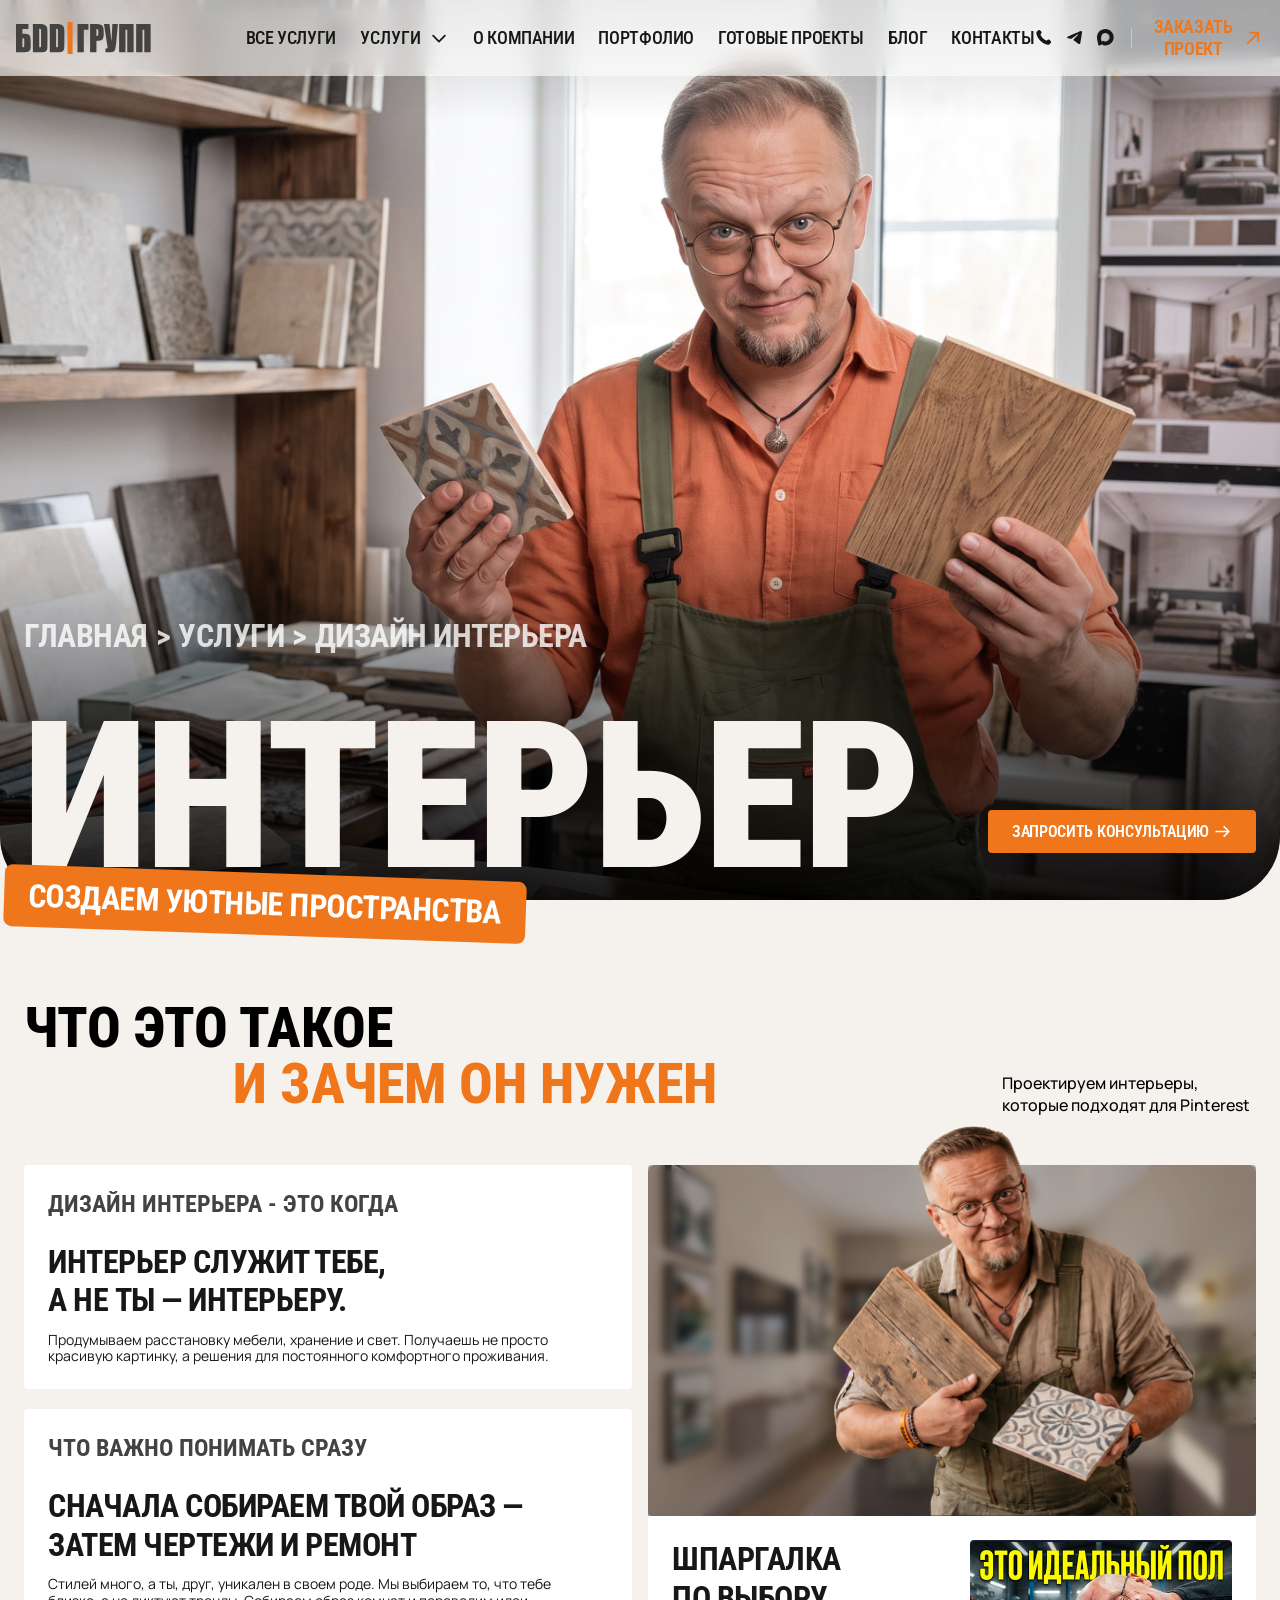
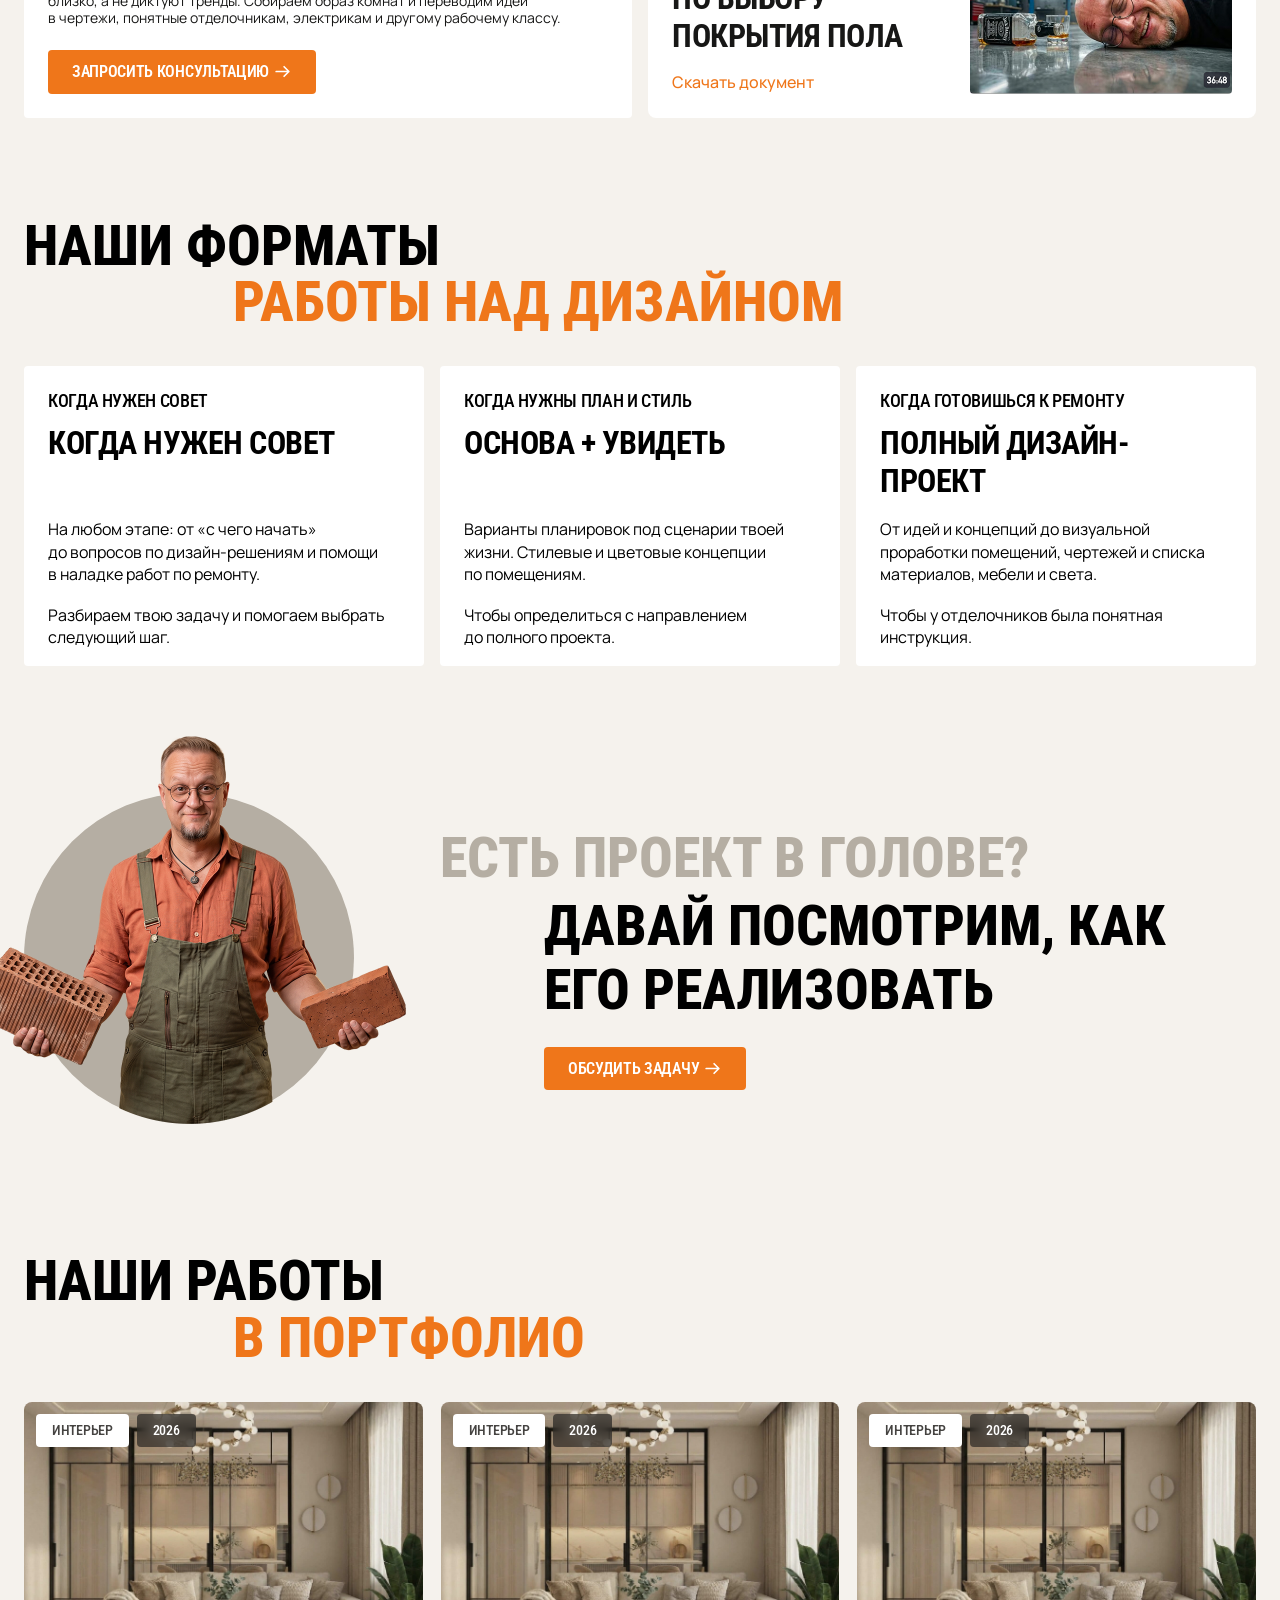
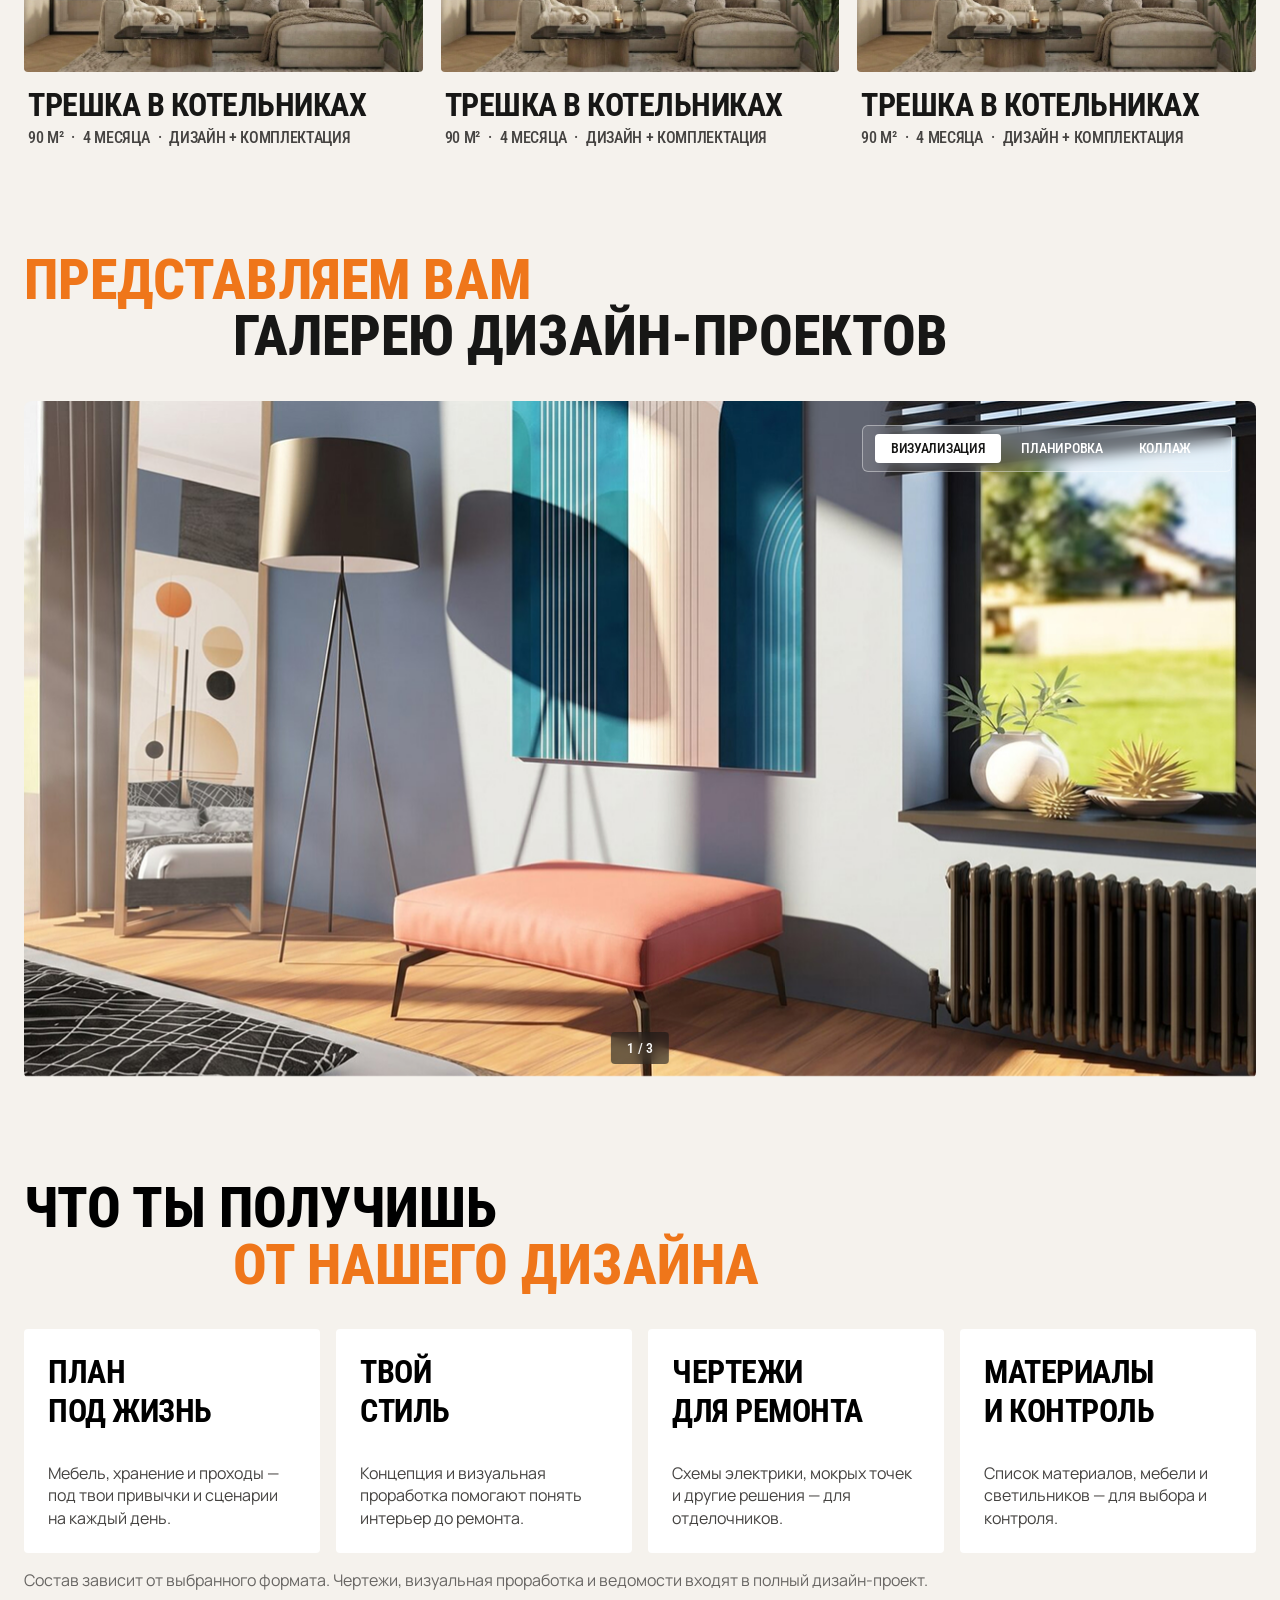
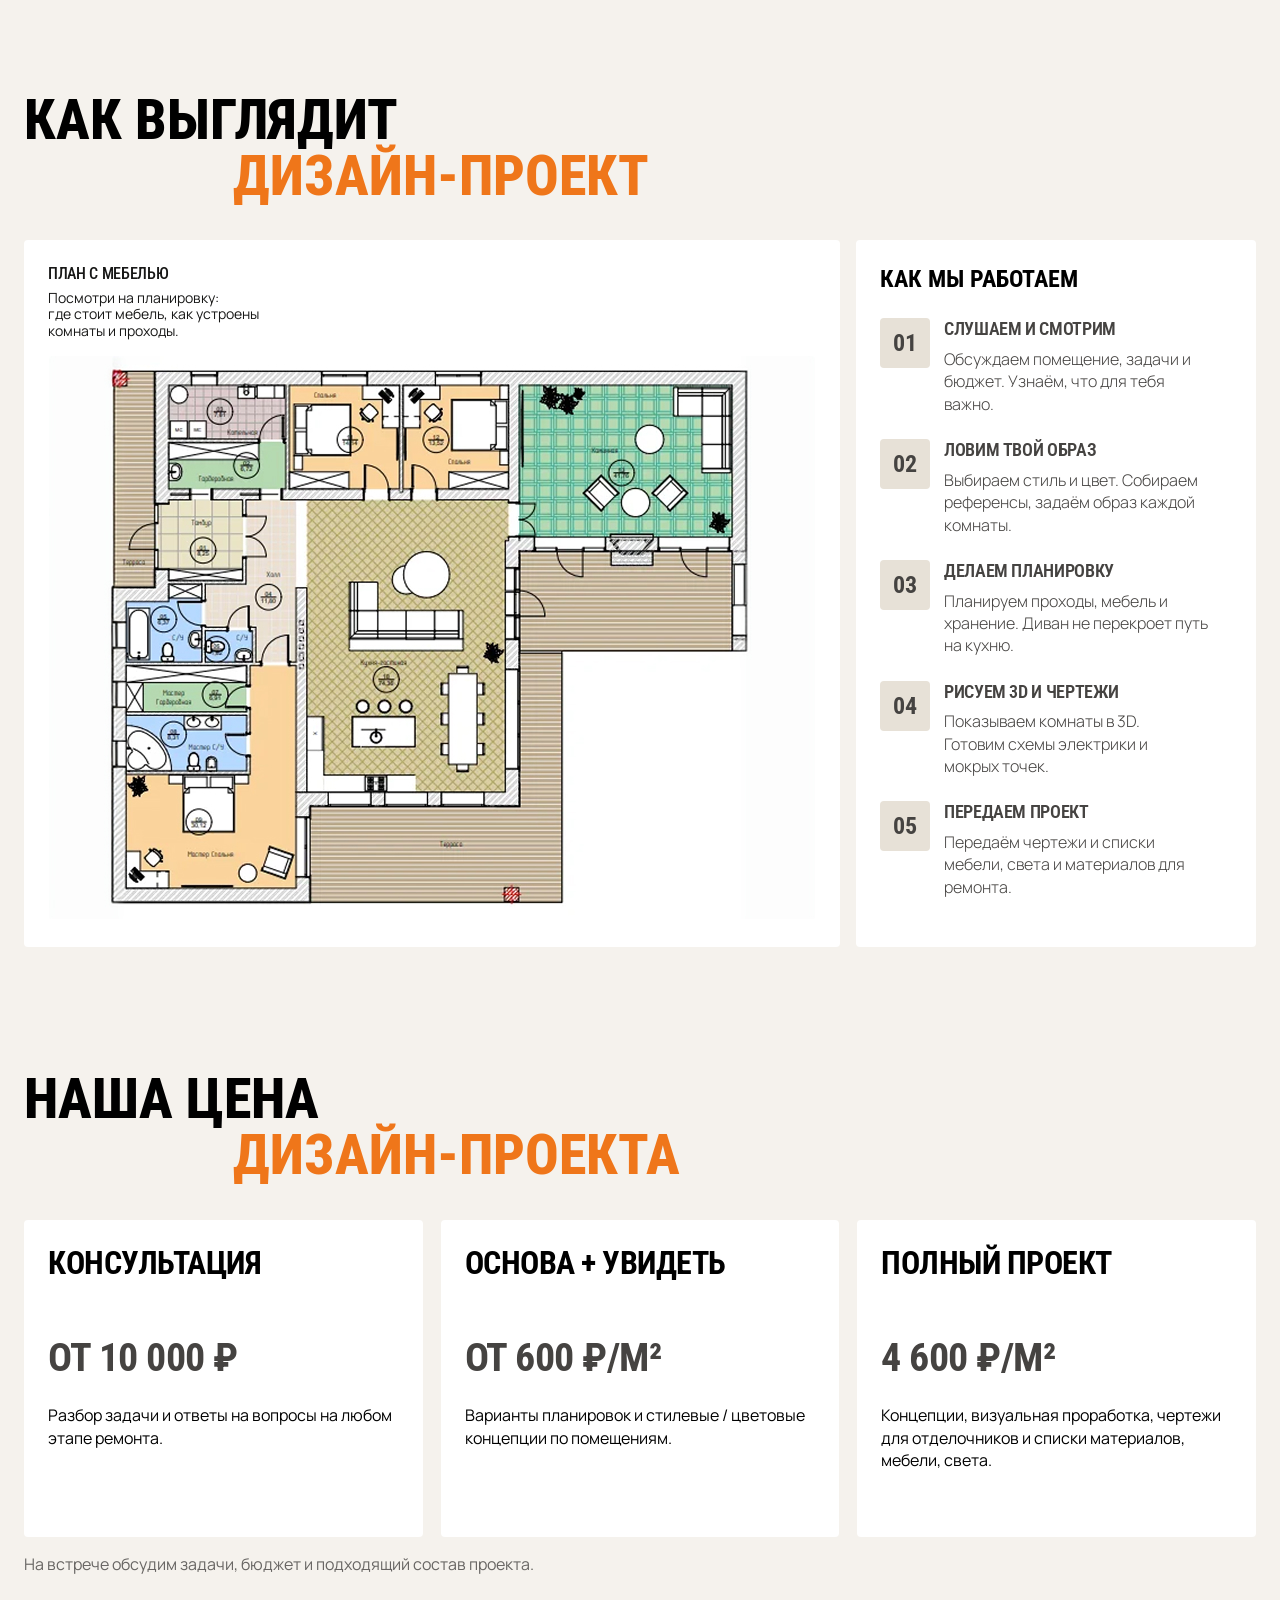
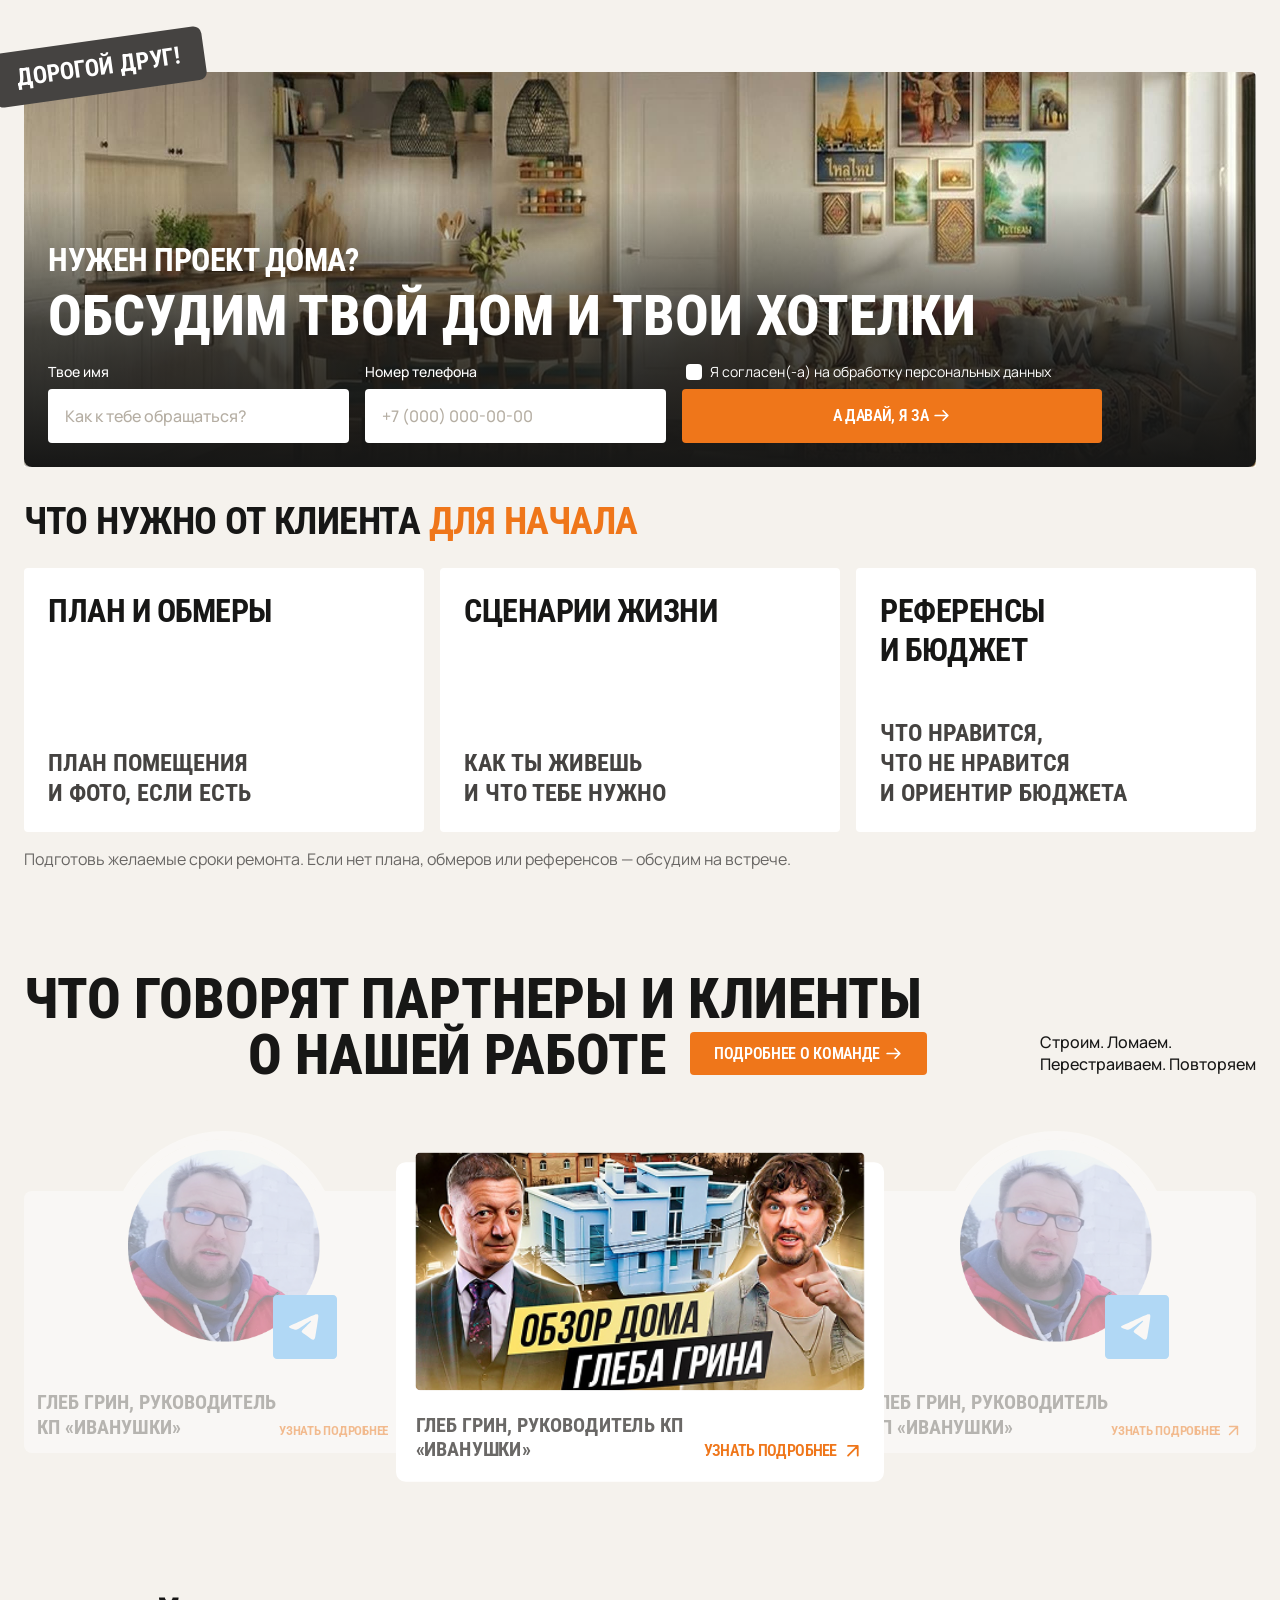
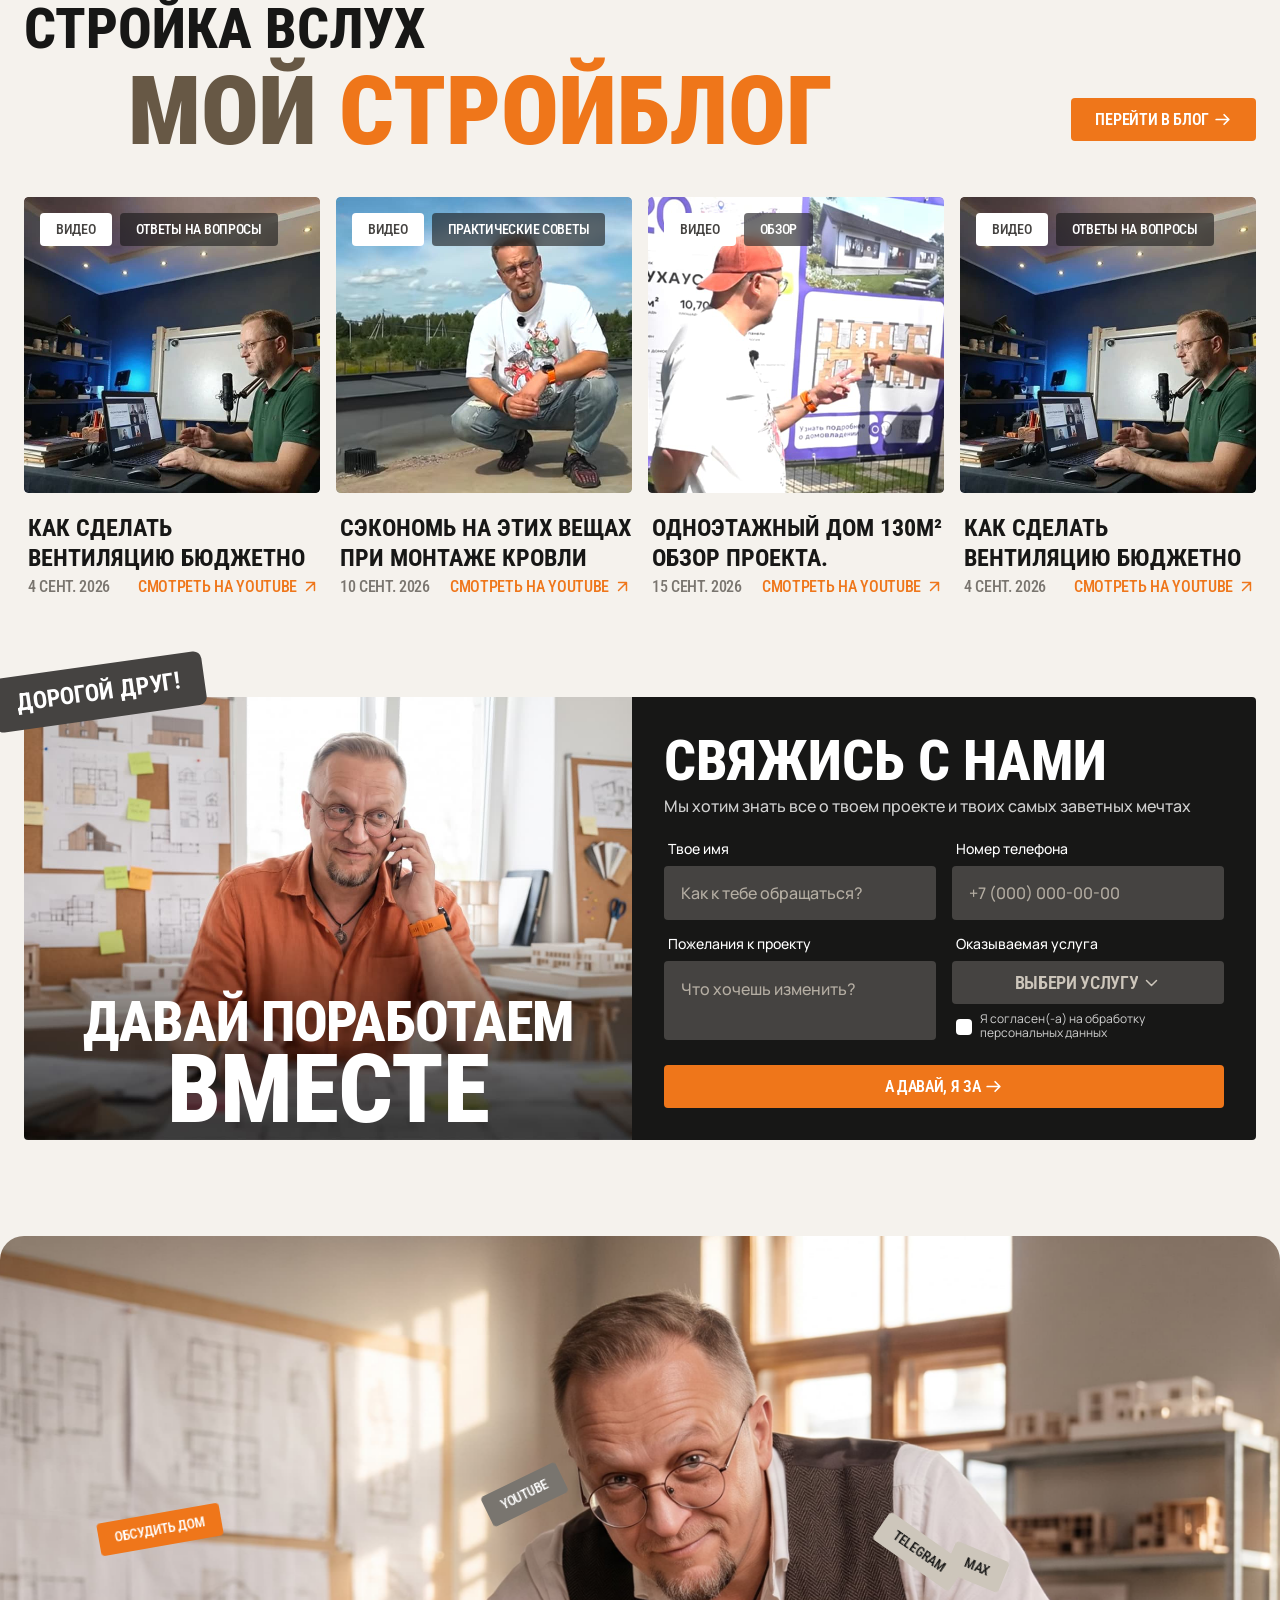
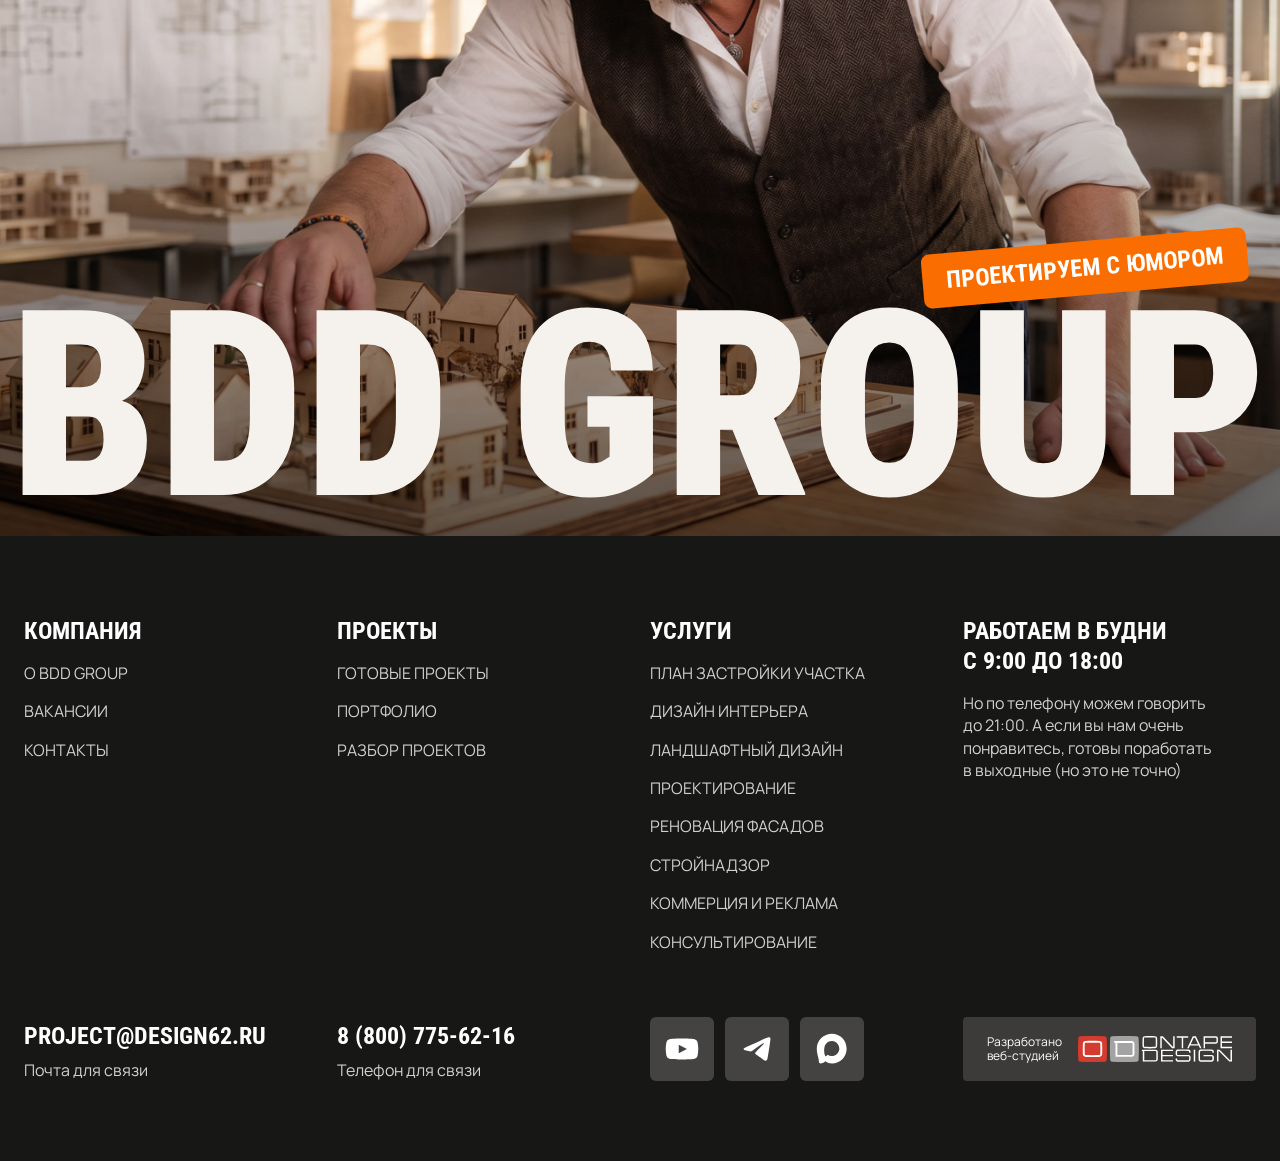
<file: service_page_interior.html>
<!DOCTYPE html>
<html lang="en">

<head>
    <meta charset="UTF-8">
    <meta name="viewport" content="width=device-width, initial-scale=1.0">
    <title>Дизайн интерьера</title>
    <link rel="stylesheet" href="https://cdn.jsdelivr.net/npm/swiper@11.1.14/swiper-bundle.min.css">
    <link rel="stylesheet" href="assets/style/style.css">
    <link rel="stylesheet" href="assets/style/service.css">
    <link rel="stylesheet" href="assets/style/project.css">
    <link rel="stylesheet" href="assets/style/blog.css">
    <link rel="stylesheet" href="assets/style/catalog.css">
</head>

<body>
    <header class="header">
        <div class="header_container">
            <div class="header_logo">
                <a href="./index.html" class="header_logo__image">
                    <img src="assets/images/logo/bdd_logo_ru.svg" alt="Логотип">
                </a>
            </div>
            <nav class="header_nav header_rc" id="header-nav">
                <a href="./services.html" class="header_link mobile">Все услуги</a>
                <div class="header_nav__item header_dropdown">

                    <button type="button" class="header_link header_dropdown__toggle" aria-expanded="false"
                        aria-controls="services-menu">
                        Услуги
                        <svg xmlns="http://www.w3.org/2000/svg" width="20" height="20" viewBox="0 0 17 17" fill="none"
                            aria-hidden="true">
                            <path d="M3.5 6.5L8.5 11.5L13.5 6.5" stroke="currentColor" stroke-width="1.5"
                                stroke-linecap="round" stroke-linejoin="round" />
                        </svg>
                    </button>

                    <div class="header_dropdown__panel" id="services-menu">
                        <ul class="header_dropdown__list header_medium_rc">
                            <li><a href="./service_page_pzu.html" class="header_dropdown__link is-active"
                                    data-img="assets/images/pzu/hero_section.jpg">План застройки участка</a></li>
                            <li><a href="./service_page_interior.html" class="header_dropdown__link"
                                    data-img="assets/images/interior/hero_section_interior.jpg">Дизайн интерьера</a>
                            </li>
                            <li><a href="/services/landscape/" class="header_dropdown__link"
                                    data-img="assets/images/interior/hero_section_interior.jpg">Ландшафтный дизайн</a>
                            </li>
                            <li><a href="./service_page_project.html" class="header_dropdown__link"
                                    data-img="assets/images/service_project/hero_section_project.jpg">Проектирование</a>
                            </li>
                            <li><a href="/services/facades/" class="header_dropdown__link"
                                    data-img="assets/images/service_project/hero_section_project.jpg">Реновация
                                    фасадов</a></li>
                            <li><a href="./service_page_supervision.html" class="header_dropdown__link"
                                    data-img="assets/images/supervision/hero_section.jpg">Стройнадзор</a></li>
                            <li><a href="./service_page_bddmedia.html" class="header_dropdown__link"
                                    data-img="assets/images/bddmedia/hero_section.jpg">Коммерция и реклама</a></li>
                            <li><a href="/services/consulting/" class="header_dropdown__link"
                                    data-img="assets/images/supervision/hero_section.jpg">Консультирование</a></li>
                        </ul>

                        <div class="header_dropdown__media"></div>
                    </div>
                </div>

                <a href="./about.html" class="header_link">О компании</a>
                <a href="./portfolio.html" class="header_link">Портфолио</a>
                <a href="./projects.html" class="header_link">Готовые проекты</a>
                <a href="./blog.html" class="header_link">Блог</a>
                <a href="./contacts.html" class="header_link">Контакты</a>
                <div class="header_nav__footer">
                    <button type="button" class="primary_btn orange_btn header_nav__cta tertiary_btn">
                        Заказать проект
                    </button>
                </div>
            </nav>
            <div class="header_buttons">
                <ul class="header_contacts">
                    <li>
                        <a href="tel:+70000000000" class="header_contact" aria-label="Позвонить">
                            <svg xmlns="http://www.w3.org/2000/svg" width="19" height="19" viewBox="0 0 19 19"
                                fill="none">
                                <path
                                    d="M6.63439 7.0089C7.18538 8.15654 7.93653 9.2321 8.88772 10.1834C9.83899 11.1346 10.9146 11.8858 12.0622 12.4368C12.1609 12.4841 12.2103 12.5079 12.2727 12.5261C12.4947 12.5907 12.7672 12.5443 12.9551 12.4097C13.0081 12.3718 13.0533 12.3266 13.1438 12.2361C13.4206 11.9592 13.559 11.8209 13.6981 11.7304C14.2229 11.3892 14.8995 11.3892 15.4243 11.7304C15.5635 11.8209 15.7018 11.9592 15.9786 12.2361L16.1328 12.3903C16.5536 12.8111 16.7639 13.0214 16.8782 13.2474C17.1055 13.6966 17.1055 14.2273 16.8782 14.6766C16.7639 14.9025 16.5536 15.1129 16.1328 15.5336L16.0081 15.6584C15.5888 16.0777 15.3792 16.2874 15.0941 16.4474C14.7778 16.6251 14.2866 16.7529 13.9238 16.7517C13.597 16.7508 13.3735 16.6874 12.9266 16.5606C10.5252 15.8789 8.25914 14.593 6.36869 12.7025C4.4782 10.812 3.19216 8.54588 2.51056 6.14447C2.38373 5.69762 2.32031 5.47419 2.31934 5.14727C2.31826 4.78452 2.446 4.2933 2.62367 3.97702C2.78378 3.69199 2.99342 3.48235 3.41271 3.06306L3.5375 2.93827C3.95823 2.51755 4.1686 2.30718 4.39452 2.19291C4.84384 1.96565 5.37446 1.96565 5.82378 2.19291C6.04971 2.30718 6.26008 2.51755 6.6808 2.93827L6.83507 3.09254C7.11184 3.36931 7.25023 3.5077 7.3407 3.64685C7.68191 4.17165 7.68191 4.84819 7.3407 5.37298C7.25023 5.51213 7.11184 5.65052 6.83507 5.92729C6.74458 6.01779 6.69933 6.06304 6.66145 6.11593C6.52686 6.30389 6.48039 6.57643 6.54509 6.79838C6.56329 6.86084 6.58699 6.91019 6.63439 7.0089Z"
                                    fill="#171716" />
                            </svg>
                        </a>
                    </li>
                    <li>
                        <a href="https://t.me/username" class="header_contact" target="_blank" rel="noopener"
                            aria-label="Telegram">
                            <svg xmlns="http://www.w3.org/2000/svg" width="19" height="19" viewBox="0 0 19 19"
                                fill="none">
                                <path
                                    d="M3.03117 8.59642C7.05769 6.76182 9.74268 5.55233 11.0861 4.96797C14.9219 3.2995 15.7189 3.00967 16.2384 3.0001C16.3527 2.998 16.6082 3.02761 16.7737 3.16804C16.9134 3.28661 16.9518 3.44679 16.9702 3.55921C16.9886 3.67163 17.0115 3.92773 16.9933 4.12784C16.7855 6.41185 15.8861 11.9545 15.4285 14.5127C15.2349 15.5951 14.8536 15.958 14.4845 15.9936C13.6824 16.0707 13.0734 15.4392 12.2965 14.9067C11.0809 14.0733 10.3941 13.5545 9.21409 12.7413C7.8504 11.8015 8.73442 11.285 9.51159 10.4409C9.71497 10.22 13.249 6.8583 13.3174 6.55334C13.326 6.5152 13.3339 6.37304 13.2532 6.29797C13.1724 6.2229 13.0532 6.24857 12.9672 6.26899C12.8453 6.29792 10.9033 7.64029 7.14115 10.2961C6.58991 10.6919 6.09062 10.8848 5.64327 10.8747C5.15011 10.8635 4.20146 10.5831 3.49623 10.3433C2.63124 10.0493 1.94377 9.89383 2.00363 9.39445C2.03481 9.13434 2.37733 8.86833 3.03117 8.59642Z"
                                    fill-rule="evenodd" clip-rule="evenodd" fill="#171716" />
                            </svg>
                        </a>
                    </li>
                    <li>
                        <a href="https://max.ru/username" class="header_contact" target="_blank" rel="noopener"
                            aria-label="Max">
                            <svg xmlns="http://www.w3.org/2000/svg" width="19" height="19" viewBox="0 0 38 38"
                                fill="none">
                                <path
                                    d="M19.0248 35.0944C15.7535 35.0944 14.2333 34.6169 11.5909 32.7066C9.91943 34.8556 4.62657 36.5351 4.39572 33.6617C4.39572 31.5048 3.91817 29.6822 3.37694 27.6924C2.73225 25.2409 2 22.5109 2 18.5552C2 9.10758 9.7523 2 18.9372 2C28.1301 2 35.3332 9.45779 35.3332 18.6427C35.3641 27.6856 28.0676 35.0462 19.0248 35.0944ZM19.1601 10.1661C14.687 9.93535 11.2008 13.0315 10.4288 17.8866C9.79208 21.906 10.9223 26.8009 11.8853 27.0556C12.347 27.167 13.509 26.2279 14.2333 25.5036C15.431 26.3309 16.8256 26.8279 18.2766 26.9442C22.9115 27.1671 26.8718 23.6386 27.183 19.0089C27.3641 14.3693 23.7956 10.4396 19.1601 10.1741V10.1661Z"
                                    fill-rule="evenodd" clip-rule="evenodd" fill="#171716" />
                            </svg>
                        </a>
                    </li>
                </ul>

                <span class="header_divider" aria-hidden="true"></span>

                <button type="button" class="header_cta tertiary_btn">Заказать проект</button>
                <button type="button" class="header_burger" aria-label="Открыть меню" aria-expanded="false"
                    aria-controls="header-nav">
                    <span></span>
                    <span></span>
                    <span></span>
                </button>
            </div>
        </div>
    </header>
    <main>
        <section class="hero_section service interior">
            <div class="hero_image_bg">
                <img class="hero_image cover" src="./assets/images/interior/hero_section_interior.jpg"
                    alt="Главный экран">
            </div>
            <div class="hero_block">
                <div class="hero_block_content container">
                    <nav class="hero_breadcrumbs h4_rc" aria-label="Хлебные крошки">
                        <ol>
                            <li><a href="/">Главная</a></li>
                            >
                            <li aria-current="page">Услуги</li>
                            >
                            <li aria-current="page">Дизайн интерьера</li>
                        </ol>
                    </nav>
                    <div class="hero_title">
                        <h1 class="hero_black_rc">
                            Интерьер
                        </h1>
                        <div class="hero_chip chip orange_chip">
                            <h4 class="h4_rc">Создаем уютные пространства</h4>
                        </div>
                        <a href="#" class="hero_btn primary_btn orange_btn">Запросить консультацию</a>
                    </div>
                </div>
            </div>
        </section>
        <section class="about section interior">
            <div class="container">
                <div class="section_top">
                    <h2 class="section_title h2_rc">Что это такое <span>и зачем <br class="br-mob"> он нужен</span></h2>
                    <p class="section_desription body_medium_mr">
                        Проектируем интерьеры, которые подходят для Pinterest </p>
                </div>

                <div class="explanation_cards">
                    <div class="explanation_text_blocks">
                        <div class="explanation_card card">
                            <h5 class="explanation_subtitle h5_rc">Дизайн интерьера - это когда</h5>
                            <div class="explanation_content">
                                <h4 class="explanation_title h4_rc">интерьер служит тебе,
                                    а&nbsp;не&nbsp;ты&nbsp;—&nbsp;интерьеру.
                                </h4>
                                <p class="explanation_caption caption_reg_mr">Продумываем расстановку мебели, хранение и
                                    свет. Получаешь не просто красивую картинку, а решения для постоянного комфортного
                                    проживания.
                                </p>
                            </div>
                        </div>
                        <div class="explanation_card card">
                            <h5 class="explanation_subtitle h5_rc">Что важно понимать сразу</h5>
                            <div class="explanation_content">
                                <h4 class="explanation_title h4_rc">сначала собираем твой образ —
                                    затем чертежи и ремонт
                                </h4>
                                <p class="explanation_caption caption_reg_mr">Стилей много, а ты, друг, уникален в своем
                                    роде. Мы выбираем то, что тебе близко,&nbsp;а не диктуют тренды. Собираем образ
                                    комнат и
                                    переводим идеи
                                    в&nbsp;чертежи,&nbsp;понятные отделочникам, электрикам и другому рабочему классу.
                                </p>
                            </div>
                            <a href="" class="primary_btn orange_btn explanation_btn">Запросить консультацию</a>
                        </div>
                    </div>
                    <div class="explanation_image_block">
                        <div class="explanation_image_cover">
                            <img class="explanation_image_bg cover" src="./assets/images/interior/interior_explan.jpg"
                                alt="">
                            <img class="explanation_image_person interior"
                                src="./assets/images/interior/interior_person.png" alt="">
                        </div>
                        <div class="bottom_content">
                            <div class="bottom_information">
                                <h4 class="bottom_content_title h4_rc">Шпаргалка
                                    по&nbsp;выбору покрытия пола</h4>
                                <a href="" class="bottom_content_button body_medium_mr">Скачать документ</a>
                            </div>
                            <img src="./assets/images/interior/video_interior.jpg" alt="" class="bottom_content_image">
                        </div>
                    </div>
                </div>
            </div>
        </section>
        <section class="formats_section interior section">
            <div class="container">
                <div class="section_top">
                    <h2 class="section_title h2_rc">Наши форматы <span>работы над дизайном</span></h2>
                </div>
                <div class="formats_cards">
                    <div class="format_card card">
                        <div class="format_card_top">
                            <p class="format_subtitle header_rc">Когда нужен совет</p>
                            <h4 class="format_title h4_rc">Когда нужен совет</h4>
                        </div>
                        <div class="format_card_description">
                            <p class="format_description_paragraph body_reg_mr">На любом этапе: от «с чего начать»
                                до&nbsp;вопросов по дизайн-решениям и помощи
                                в&nbsp;наладке работ по ремонту.</p>
                            <p class="format_description_paragraph body_reg_mr">Разбираем твою задачу и помогаем выбрать
                                следующий шаг.</p>
                        </div>
                    </div>
                    <div class="format_card card">
                        <div class="format_card_top">
                            <p class="format_subtitle header_rc">Когда нужны план и стиль</p>
                            <h4 class="format_title h4_rc">Основа + увидеть</h4>
                        </div>
                        <div class="format_card_description">
                            <p class="format_description_paragraph body_reg_mr">Варианты планировок под сценарии твоей
                                жизни. Стилевые и цветовые концепции
                                по&nbsp;помещениям.</p>
                            <p class="format_description_paragraph body_reg_mr">Чтобы определиться с направлением
                                до&nbsp;полного проекта.</p>
                        </div>
                    </div>
                    <div class="format_card card">
                        <div class="format_card_top">
                            <p class="format_subtitle header_rc">Когда готовишься к ремонту</p>
                            <h4 class="format_title h4_rc">Полный дизайн-проект</h4>
                        </div>
                        <div class="format_card_description">
                            <p class="format_description_paragraph body_reg_mr">От идей и концепций до визуальной
                                проработки
                                помещений, чертежей и списка материалов, мебели и света.</p>
                            <p class="format_description_paragraph body_reg_mr">Чтобы у отделочников была понятная
                                инструкция.</p>
                        </div>
                    </div>
                </div>
            </div>
        </section>
        <section class="plan_cta section">
            <div class="container plan_cta__inner">
                <div class="plan_cta__media">
                    <img src="./assets/images/portfolio/cta.png" alt="" class="plan_cta__img">
                </div>

                <div class="plan_cta__content">
                    <h2 class="plan_cta__title h2_rc">Есть проект в голове?</h2>
                    <div class="plan_cta_title_right">
                        <h2 class="plan_cta__title_main h2_rc">Давай посмотрим, <br class="br-mob"> как его реализовать
                        </h2>
                        <a href="#" class="primary_btn orange_btn plan_cta__btn">Обсудить задачу</a>
                    </div>
                </div>
            </div>
        </section>

        <section class="portfolio_section section">
            <div class="container">
                <div class="section_top">
                    <h2 class="section_title h2_rc">
                        Наши работы<span>в портфолио</span>
                    </h2>
                </div>

                <div class="portfolio_slider">

                    <div class="swiper portfolio_swiper">
                        <div class="swiper-wrapper">
                            <a href="./case_page_design.html" class="portfolio_card swiper-slide">
                                <div class="portfolio_card__image">
                                    <div class="portfolio_card__media">
                                        <img src="./assets/images/service_page/portfolio.jpg" alt="" class="cover">
                                        <div class="card__tags">
                                            <span class="chip chip_light_filled tabs_medium_rc">Интерьер</span>
                                            <span class="chip chip_dark_filled tabs_medium_rc">2026</span>
                                        </div>
                                        <div class="portfolio_card__task">
                                            <span class="portfolio_card__task-label buttons_semibold_rc">Задача</span>
                                            <p class="portfolio_card__task-text tabs_medium_rc">
                                                Дом для программиста с бетонной отделкой и открытыми коммуникациями в
                                                интерьере
                                            </p>
                                        </div>
                                    </div>
                                </div>

                                <div class="portfolio_card__content">
                                    <h3 class="portfolio_card__title h4_rc">Трешка в Котельниках</h3>
                                    <ul class="portfolio_card__meta buttons_medium_rc">
                                        <li>90 м²</li>
                                        <li>4 месяца</li>
                                        <li>Дизайн + комплектация</li>
                                    </ul>
                                </div>
                            </a>
                            <a href="./case_page_design.html" class="portfolio_card swiper-slide">
                                <div class="portfolio_card__image">
                                    <div class="portfolio_card__media">
                                        <img src="./assets/images/service_page/portfolio.jpg" alt="" class="cover">
                                        <div class="card__tags">
                                            <span class="chip chip_light_filled tabs_medium_rc">Интерьер</span>
                                            <span class="chip chip_dark_filled tabs_medium_rc">2026</span>
                                        </div>
                                        <div class="portfolio_card__task">
                                            <span class="portfolio_card__task-label buttons_semibold_rc">Задача</span>
                                            <p class="portfolio_card__task-text tabs_medium_rc">
                                                Дом для программиста с бетонной отделкой и открытыми коммуникациями в
                                                интерьере
                                            </p>
                                        </div>
                                    </div>
                                </div>

                                <div class="portfolio_card__content">
                                    <h3 class="portfolio_card__title h4_rc">Трешка в Котельниках</h3>
                                    <ul class="portfolio_card__meta buttons_medium_rc">
                                        <li>90 м²</li>
                                        <li>4 месяца</li>
                                        <li>Дизайн + комплектация</li>
                                    </ul>
                                </div>
                            </a>
                            <a href="./case_page_design.html" class="portfolio_card swiper-slide">
                                <div class="portfolio_card__image">
                                    <div class="portfolio_card__media">
                                        <img src="./assets/images/service_page/portfolio.jpg" alt="" class="cover">
                                        <div class="card__tags">
                                            <span class="chip chip_light_filled tabs_medium_rc">Интерьер</span>
                                            <span class="chip chip_dark_filled tabs_medium_rc">2026</span>
                                        </div>
                                        <div class="portfolio_card__task">
                                            <span class="portfolio_card__task-label buttons_semibold_rc">Задача</span>
                                            <p class="portfolio_card__task-text tabs_medium_rc">
                                                Дом для программиста с бетонной отделкой и открытыми коммуникациями в
                                                интерьере
                                            </p>
                                        </div>
                                    </div>
                                </div>

                                <div class="portfolio_card__content">
                                    <h3 class="portfolio_card__title h4_rc">Трешка в Котельниках</h3>
                                    <ul class="portfolio_card__meta buttons_medium_rc">
                                        <li>90 м²</li>
                                        <li>4 месяца</li>
                                        <li>Дизайн + комплектация</li>
                                    </ul>
                                </div>
                            </a>
                            <a href="./case_page_design.html" class="portfolio_card swiper-slide">
                                <div class="portfolio_card__image">
                                    <div class="portfolio_card__media">
                                        <img src="./assets/images/service_page/portfolio.jpg" alt="" class="cover">
                                        <div class="card__tags">
                                            <span class="chip chip_light_filled tabs_medium_rc">Интерьер</span>
                                            <span class="chip chip_dark_filled tabs_medium_rc">2026</span>
                                        </div>
                                        <div class="portfolio_card__task">
                                            <span class="portfolio_card__task-label buttons_semibold_rc">Задача</span>
                                            <p class="portfolio_card__task-text tabs_medium_rc">
                                                Дом для программиста с бетонной отделкой и открытыми коммуникациями в
                                                интерьере
                                            </p>
                                        </div>
                                    </div>
                                </div>

                                <div class="portfolio_card__content">
                                    <h3 class="portfolio_card__title h4_rc">Трешка в Котельниках</h3>
                                    <ul class="portfolio_card__meta buttons_medium_rc">
                                        <li>90 м²</li>
                                        <li>4 месяца</li>
                                        <li>Дизайн + комплектация</li>
                                    </ul>
                                </div>
                            </a>
                        </div>
                    </div>
                    <button type="button" class="slider_arrow slider_arrow__prev portfolio_arrow__prev"
                        aria-label="Назад"><svg xmlns="http://www.w3.org/2000/svg" width="51" height="51"
                            viewBox="0 0 51 51" fill="none">
                            <path d="M30.5 41.5L15.5 26.5L30.5 11.5" stroke="#171716" stroke-width="4.5"
                                stroke-linecap="round" stroke-linejoin="round" />
                        </svg></button>
                    <button type="button" class="slider_arrow slider_arrow__next portfolio_arrow__next"
                        aria-label="Вперёд"><svg xmlns="http://www.w3.org/2000/svg" width="51" height="51"
                            viewBox="0 0 51 51" fill="none">
                            <path d="M30.5 41.5L15.5 26.5L30.5 11.5" stroke="#171716" stroke-width="4.5"
                                stroke-linecap="round" stroke-linejoin="round" />
                        </svg></button>
                </div>
            </div>
        </section>
        <section class="project_gallery interior section">
            <div class="container">
                <div class="section_top">
                    <h2 class="section_title_span_first h2_rc">
                        <span>Представляем Вам</span>галерею дизайн-проектов
                    </h2>
                </div>

                <div class="project_gallery__slider">
                    <div class="gallery_tabs" role="tablist">
                        <button type="button" class="gallery_tabs__btn tabs_medium_rc is-active" data-gallery="visual"
                            role="tab" aria-selected="true">Визуализация</button>
                        <button type="button" class="gallery_tabs__btn tabs_medium_rc" data-gallery="plan" role="tab"
                            aria-selected="false">Планировка</button>
                        <button type="button" class="gallery_tabs__btn tabs_medium_rc" data-gallery="collage" role="tab"
                            aria-selected="false">Коллаж</button>
                    </div>

                    <div class="project_gallery__panel" data-gallery-panel="visual">
                        <div class="swiper project_gallery__swiper">
                            <div class="swiper-wrapper">
                                <div class="swiper-slide"><img src="./assets/images/interior/gallery.jpg" alt=""
                                        class="cover"></div>
                                <div class="swiper-slide"><img src="./assets/images/project_page/gallery.jpg" alt=""
                                        class="cover"></div>
                                <div class="swiper-slide"><img src="./assets/images/interior/gallery.jpg" alt=""
                                        class="cover"></div>
                            </div>
                            <div class="project_gallery__counter chip chip_dark_filled tabs_medium_rc"></div>
                        </div>
                        <div class="project_gallery__dots"></div>
                    </div>

                    <div class="project_gallery__panel" data-gallery-panel="plan" hidden>
                        <div class="swiper project_gallery__swiper">
                            <div class="swiper-wrapper">
                                <div class="swiper-slide"><img src="./assets/images/interior/gallery.jpg" alt=""
                                        class="cover"></div>
                                <div class="swiper-slide"><img src="./assets/images/project_page/gallery.jpg" alt=""
                                        class="cover"></div>
                                <div class="swiper-slide"><img src="./assets/images/interior/gallery.jpg" alt=""
                                        class="cover"></div>
                            </div>
                            <div class="project_gallery__counter chip chip_dark_filled tabs_medium_rc"></div>
                        </div>
                        <div class="project_gallery__dots"></div>
                    </div>

                    <div class="project_gallery__panel" data-gallery-panel="collage" hidden>
                        <div class="swiper project_gallery__swiper">
                            <div class="swiper-wrapper">
                                <div class="swiper-slide"><img src="./assets/images/interior/gallery.jpg" alt=""
                                        class="cover"></div>
                                <div class="swiper-slide"><img src="./assets/images/interior/gallery.jpg" alt=""
                                        class="cover"></div>
                                <div class="swiper-slide"><img src="./assets/images/interior/gallery.jpg" alt=""
                                        class="cover"></div>
                            </div>
                            <div class="project_gallery__counter chip chip_dark_filled tabs_medium_rc"></div>
                        </div>
                        <div class="project_gallery__dots"></div>
                    </div>

                    <button type="button" class="slider_arrow slider_arrow__prev project_gallery__prev"
                        aria-label="Назад">
                        <svg xmlns="http://www.w3.org/2000/svg" width="51" height="51" viewBox="0 0 51 51" fill="none">
                            <path d="M30.5 41.5L15.5 26.5L30.5 11.5" stroke="currentColor" stroke-width="4.5"
                                stroke-linecap="round" stroke-linejoin="round" />
                        </svg>
                    </button>
                    <button type="button" class="slider_arrow slider_arrow__next project_gallery__next"
                        aria-label="Вперёд">
                        <svg xmlns="http://www.w3.org/2000/svg" width="51" height="51" viewBox="0 0 51 51" fill="none">
                            <path d="M30.5 41.5L15.5 26.5L30.5 11.5" stroke="currentColor" stroke-width="4.5"
                                stroke-linecap="round" stroke-linejoin="round" />
                        </svg>
                    </button>
                </div>
            </div>
        </section>

        <section class="advantages_interiors_section section">
            <div class="container">
                <div class="section_top">
                    <h2 class="section_title h2_rc">Что ты получишь <span>от нашего дизайна</span></h2>
                </div>

                <div class="advantages_interiors_information">
                    <div class="advantages_interior_card card">
                        <h3 class="advantages_interior_title h4_rc">План<br>под жизнь</h3>
                        <p class="advantages_interior_description body_reg_mr">Мебель, хранение и проходы — под твои
                            привычки и
                            сценарии на каждый день.</p>
                    </div>

                    <div class="advantages_interior_card card">
                        <h3 class="advantages_interior_title h4_rc">Твой<br>стиль</h3>
                        <p class="advantages_interior_description body_reg_mr">Концепция и визуальная проработка
                            помогают понять
                            интерьер до ремонта.</p>

                    </div>

                    <div class="advantages_interior_card card">
                        <h3 class="advantages_interior_title h4_rc">Чертежи для&nbsp;ремонта</h3>
                        <p class="advantages_interior_description body_reg_mr">Схемы электрики, мокрых точек и другие
                            решения — для
                            отделочников.</p>

                    </div>
                    <div class="advantages_interior_card card">
                        <h3 class="advantages_interior_title h4_rc">Материалы и&nbsp;контроль</h3>
                        <p class="advantages_interior_description body_reg_mr">Список материалов, мебели и светильников
                            — для выбора
                            и контроля.</p>

                    </div>
                </div>

                <p class="advantages_interiors_note body_reg_mr">Состав зависит от выбранного формата. Чертежи,
                    визуальная проработка
                    и ведомости входят в полный дизайн-проект.</p>
            </div>
        </section>
        <section class="completed_work section">
            <div class="container">
                <div class="section_top">
                    <h2 class="section_title h2_rc">Как выглядит <span>дизайн-проект</span></h2>
                </div>

                <div class="information_work_cards interior">
                    <div class="information_work_top">
                        <div class="work_plan card">
                            <div class="work_plan_head">
                                <div class="work_plan_title">
                                    <p class="buttons_medium_rc">План с мебелью</p>
                                    <p class="caption_reg_mr">Посмотри на планировку:
                                        где&nbsp;стоит мебель, как устроены
                                        комнаты и проходы.</p>
                                </div>


                            </div>

                            <div class="work_plan_panels">
                                <img src="./assets/images/interior/plan_interior.jpg" alt="План дома"
                                    class="work_plan_image cover">
                            </div>
                        </div>
                        <div class="work_points_cards card">
                            <h5 class="work_points_title h5_rc">
                                Как мы работаем
                            </h5>
                            <div class="work_points">
                                <div class="text_block__v1">
                                    <h5 class="number h5_rc">01</h5>
                                    <div class="text_block__v1_info">
                                        <p class="point_title header_button_rc">Слушаем и смотрим</p>
                                        <p class="point_description body_medium_mr">Обсуждаем помещение, задачи и
                                            бюджет. Узнаём, что для тебя важно.</p>
                                    </div>
                                </div>
                                <div class="text_block__v1">
                                    <h5 class="number h5_rc">02</h5>
                                    <div class="text_block__v1_info">
                                        <p class="point_title header_button_rc">Ловим твой образ</p>
                                        <p class="point_description body_medium_mr">Выбираем стиль и цвет. Собираем
                                            референсы, задаём образ каждой комнаты.</p>
                                    </div>
                                </div>
                                <div class="text_block__v1">
                                    <h5 class="number h5_rc">03</h5>
                                    <div class="text_block__v1_info">
                                        <p class="point_title header_button_rc">Делаем планировку</p>
                                        <p class="point_description body_medium_mr">Планируем проходы, мебель и
                                            хранение. Диван не перекроет путь на кухню.</p>
                                    </div>
                                </div>
                                <div class="text_block__v1">
                                    <h5 class="number h5_rc">04</h5>
                                    <div class="text_block__v1_info">
                                        <p class="point_title header_button_rc">Рисуем 3D и чертежи</p>
                                        <p class="point_description body_medium_mr">Показываем комнаты в 3D.
                                            Готовим&nbsp;схемы электрики и мокрых&nbsp;точек.</p>
                                    </div>
                                </div>
                                <div class="text_block__v1">
                                    <h5 class="number h5_rc">05</h5>
                                    <div class="text_block__v1_info">
                                        <p class="point_title header_button_rc">Передаем проект</p>
                                        <p class="point_description body_medium_mr">Передаём чертежи и списки мебели,
                                            света и материалов для ремонта.</p>
                                    </div>
                                </div>
                            </div>
                        </div>
                    </div>
                </div>
            </div>
        </section>

        <section class="advantages_interiors_section section">
            <div class="container">
                <div class="section_top">
                    <h2 class="section_title h2_rc">Наша цена <span>дизайн-проекта</span></h2>
                </div>

                <div class="price_interiors_information">
                    <div class="price_interior_card card">
                        <div class="price_interior_title_subtitle">
                            <p class="price_interior_subtitle header_button_rc">Когда нужен совет</p>
                            <h3 class="price_interior_title h4_rc">Консультация</h3>
                        </div>
                        <h3 class="price_interior_amount h4_rc">от 10 000 ₽</h3>

                        <p class="price_interior_description body_reg_mr">Разбор задачи и ответы на вопросы на любом
                            этапе ремонта.</p>
                    </div>

                    <div class="price_interior_card card">
                        <div class="price_interior_title_subtitle">
                            <p class="price_interior_subtitle header_button_rc">Когда нужны план и стиль</p>
                            <h3 class="price_interior_title h4_rc">Основа + увидеть</h3>
                        </div>

                        <h3 class="price_interior_amount h4_rc">от 600 ₽/м²</h3>

                        <p class="price_interior_description body_reg_mr">Варианты планировок и стилевые / цветовые
                            концепции по помещениям.</p>

                    </div>

                    <div class="price_interior_card card">
                        <div class="price_interior_title_subtitle">
                            <p class="price_interior_subtitle header_button_rc">Когда готовишься к ремонту</p>
                            <h3 class="price_interior_title h4_rc">Полный проект</h3>
                        </div>

                        <h3 class="price_interior_amount h4_rc">4 600 ₽/м²</h3>
                        <p class="price_interior_description body_reg_mr">Концепции, визуальная проработка, чертежи для
                            отделочников и списки материалов, мебели, света.</p>

                    </div>
                </div>

                <p class="advantages_interiors_note body_reg_mr">На встрече обсудим задачи, бюджет и подходящий состав
                    проекта.</p>
            </div>
        </section>


        <section class="consult section">
            <div class="container">
                <div class="consult_banner">
                    <div class="plaque">
                        <h5 class="plaque_text h5_rc">Дорогой друг!</h5>
                    </div>

                    <div class="consult_media">
                        <img src="./assets/images/feedback/cta.jpg" alt="" class="cover">
                    </div>

                    <div class="consult_content">
                        <div class="consult_head">
                            <p class="consult_pretitle h4_rc">Нужен проект дома?</p>
                            <h2 class="consult_title h2_rc">Обсудим твой дом и твои хотелки</h2>
                        </div>

                        <form action="" class="consult_form">
                            <label class="field">
                                <span class="field_label cta_label caption_medium_mr">Твое имя</span>
                                <input type="text" name="name" class="field_input field_input__light body_medium_mr"
                                    placeholder="Как к тебе обращаться?">
                            </label>

                            <label class="field">
                                <span class="field_label cta_label caption_medium_mr">Номер телефона</span>
                                <input type="tel" name="phone" class="field_input field_input__light body_medium_mr"
                                    placeholder="+7 (000) 000-00-00">
                            </label>

                            <div class="field">
                                <label class="checkbox cta_label caption_reg_mr micro_mr_m">
                                    <input type="checkbox" name="agree" class="checkbox_input" required>
                                    <span class="checkbox_box"></span>
                                    Я согласен(-а) на обработку персональных данных
                                </label>
                                <button type="submit" class="primary_btn orange_btn consult_btn">А давай, я за</button>
                            </div>
                        </form>
                    </div>
                </div>

                <h2 class="requirements_title h4_rc">Что нужно от клиента <br class="br-mob"><span>для начала</span>
                </h2>
                <div class="swiper requirements_swiper">
                    <div class="swiper-wrapper requirements_cards interior">
                        <div class="swiper-slide requirement_card card">
                            <h3 class="requirement_title h4_rc">План и обмеры</h3>
                            <p class="requirement_description h5_rc">План помещения и&nbsp;фото, если есть
                            </p>
                        </div>
                        <div class="swiper-slide requirement_card card">
                            <h3 class="requirement_title h4_rc">Сценарии жизни</h3>
                            <p class="requirement_description h5_rc">Как ты живешь и&nbsp;что тебе нужно
                            </p>
                        </div>
                        <div class="swiper-slide requirement_card card">
                            <h3 class="requirement_title h4_rc">Референсы и&nbsp;бюджет</h3>
                            <p class="requirement_description h5_rc">Что нравится, что&nbsp;не&nbsp;нравится
                                и&nbsp;ориентир бюджета
                            </p>
                        </div>
                    </div>
                </div>
                <p class="requirement_card_note body_reg_mr">Подготовь желаемые сроки ремонта. Если нет плана,
                    обмеров или референсов — обсудим на встрече.</p>
            </div>
        </section>

        <section class="reviews_section section">
            <div class="container">
                <div class="section_top reviews_top">
                    <div class="reviews_heading">
                        <h2 class="reviews_title h2_rc">
                            <span class="reviews_title__line">Что говорят <br class="br-mob"> партнеры и клиенты</span>
                            <span class="reviews_title__line reviews_title__line--second">о нашей работе</span>
                        </h2>
                        <a href="#" class="primary_btn orange_btn reviews_btn">Подробнее о команде</a>
                    </div>
                    <p class="reviews_desc body_medium_mr">Строим. Ломаем.<br>Перестраиваем. Повторяем</p>
                </div>

                <div class="reviews_slider">
                    <div class="swiper reviews_swiper">
                        <div class="swiper-wrapper">
                            <article class="swiper-slide review_card">
                                <a href="https://youtube.com/..." class=" review_card__media--video" target="_blank"
                                    rel="noopener">
                                    <img src="./assets/images/main/review.jpg" alt="Обзор дома Глеба Грина"
                                        class="cover">
                                </a>
                                <div class="review_card__footer">
                                    <p class="review_card__name h5_rc">Глеб Грин, руководитель КП «Иванушки»</p>
                                    <a href="#" class="review_card__link  buttons_semibold_rc">Узнать подробнее</a>
                                </div>
                            </article>

                            <article class="swiper-slide review_card">
                                <div class="review_card__media review_card__media--avatar">
                                    <div class="review_card__avatar">
                                        <img src="./assets/images/main/avatar.jpg" alt="Глеб Грин" class="cover">
                                        <span class="review_card__badge">
                                            <img src="./assets/icons/tg.svg" alt="Telegram">
                                        </span>
                                    </div>
                                </div>
                                <div class="review_card__footer">
                                    <p class="review_card__name h5_rc">Глеб Грин, руководитель КП «Иванушки»</p>
                                    <a href="#" class="review_card__link  buttons_semibold_rc">Узнать подробнее</a>
                                </div>
                            </article>
                        </div>
                    </div>

                    <button type="button" class="slider_arrow slider_arrow__prev reviews_arrow__prev"
                        aria-label="Назад">
                        <svg xmlns="http://www.w3.org/2000/svg" width="51" height="51" viewBox="0 0 51 51" fill="none">
                            <path d="M30.5 41.5L15.5 26.5L30.5 11.5" stroke="#171716" stroke-width="4.5"
                                stroke-linecap="round" stroke-linejoin="round" />
                        </svg> </button>
                    <button type="button" class="slider_arrow slider_arrow__next reviews_arrow__next"
                        aria-label="Вперёд">
                        <svg xmlns="http://www.w3.org/2000/svg" width="51" height="51" viewBox="0 0 51 51" fill="none">
                            <path d="M30.5 41.5L15.5 26.5L30.5 11.5" stroke="#171716" stroke-width="4.5"
                                stroke-linecap="round" stroke-linejoin="round" />
                        </svg> </button>
                </div>
            </div>
        </section>

        <section class="blog section">
            <div class="container">
                <div class="section_top">
                    <h2 class="blog_title">
                        <span class="h2_rc">Стройка вслух</span>
                        <span class="blog_title_big h1_rc">Мой <span class="blog_title_accent">стройблог</span></span>
                    </h2>
                    <a href="/blog/" class="primary_btn orange_btn blog_btn">Перейти в блог</a>
                </div>

                <div class="blog_slider">

                    <div class="swiper blog_swiper">
                        <div class="swiper-wrapper">
                            <article class="swiper-slide blog_card">
                                <a href="#" class="blog_card__image">
                                    <img src="./assets/images/service_page/blog1-4.jpg" alt="" class="cover">
                                    <div class="card__tags">
                                        <span class="chip chip_light_filled tabs_medium_rc">Видео</span>
                                        <span class="chip chip_dark_filled tabs_medium_rc">Ответы на вопросы</span>
                                    </div>
                                </a>
                                <div class="blog_card__content">
                                    <h3 class="blog_card__title h5_rc"><a href="#">Как сделать вентиляцию бюджетно</a>
                                    </h3>
                                    <div class="blog_card__meta tabs_medium_rc">
                                        <div class="date buttons_medium_rc">4 сент. 2026</div>
                                        <a href="#" class="blog_card__link buttons_medium_rc">Смотреть на YouTube</a>
                                    </div>
                                </div>
                            </article>

                            <article class="swiper-slide blog_card">
                                <a href="#" class="blog_card__image">
                                    <img src="./assets/images/service_page/blog2.jpg" alt="" class="cover">
                                    <div class="card__tags">
                                        <span class="chip chip_light_filled tabs_medium_rc">Видео</span>
                                        <span class="chip chip_dark_filled tabs_medium_rc">Практические советы</span>
                                    </div>
                                </a>
                                <div class="blog_card__content">
                                    <h3 class="blog_card__title h5_rc"><a href="#">Сэкономь на этих вещах при монтаже
                                            кровли</a></h3>
                                    <div class="blog_card__meta tabs_medium_rc">
                                        <div class="date buttons_medium_rc">10 сент. 2026</div>
                                        <a href="#" class="blog_card__link buttons_medium_rc">Смотреть на YouTube</a>
                                    </div>
                                </div>
                            </article>

                            <article class="swiper-slide blog_card">
                                <a href="#" class="blog_card__image">
                                    <img src="./assets/images/service_page/blog3.jpg" alt="" class="cover">
                                    <div class="card__tags">
                                        <span class="chip chip_light_filled tabs_medium_rc">Видео</span>
                                        <span class="chip chip_dark_filled tabs_medium_rc">Обзор</span>
                                    </div>
                                </a>
                                <div class="blog_card__content">
                                    <h3 class="blog_card__title h5_rc"><a href="#">Одноэтажный дом 130м² Обзор
                                            проекта.</a></h3>
                                    <div class="blog_card__meta tabs_medium_rc">
                                        <div class="date buttons_medium_rc">15 сент. 2026</div>
                                        <a href="#" class="blog_card__link buttons_medium_rc">Смотреть на YouTube</a>
                                    </div>
                                </div>
                            </article>

                            <article class="swiper-slide blog_card">
                                <a href="#" class="blog_card__image">
                                    <img src="./assets/images/service_page/blog1-4.jpg" alt="" class="cover">
                                    <div class="card__tags">
                                        <span class="chip chip_light_filled tabs_medium_rc">Видео</span>
                                        <span class="chip chip_dark_filled tabs_medium_rc">Ответы на вопросы</span>
                                    </div>
                                </a>
                                <div class="blog_card__content">
                                    <h3 class="blog_card__title h5_rc"><a href="#">Как сделать вентиляцию бюджетно</a>
                                    </h3>
                                    <div class="blog_card__meta tabs_medium_rc">
                                        <div class="date buttons_medium_rc">4 сент. 2026</div>
                                        <a href="#" class="blog_card__link buttons_medium_rc">Смотреть на YouTube</a>
                                    </div>
                                </div>
                            </article>
                        </div>
                    </div>
                    <button type="button" class="slider_arrow blog_arrow blog_arrow__prev" aria-label="Назад"><svg
                            xmlns="http://www.w3.org/2000/svg" width="51" height="51" viewBox="0 0 51 51" fill="none">
                            <path d="M30.5 41.5L15.5 26.5L30.5 11.5" stroke="#171716" stroke-width="4.5"
                                stroke-linecap="round" stroke-linejoin="round" />
                        </svg></button>
                    <button type="button" class="slider_arrow blog_arrow blog_arrow__next" aria-label="Вперёд">
                        <svg xmlns="http://www.w3.org/2000/svg" width="51" height="51" viewBox="0 0 51 51" fill="none">
                            <path d="M30.5 41.5L15.5 26.5L30.5 11.5" stroke="#171716" stroke-width="4.5"
                                stroke-linecap="round" stroke-linejoin="round" />
                        </svg>
                    </button>
                </div>
            </div>
        </section>
        <section class="feedback section">
            <div class="container">
                <div class="feedback_block">
                    <div class="plaque">
                        <h5 class="plaque_text h5_rc">Дорогой друг!</h5>
                    </div>

                    <div class="feedback_media">
                        <img src="./assets/images/feedback/feedback_image.jpg" alt="" class="feedback_image cover">
                        <p class="feedback_slogan h2_rc">
                            Давай поработаем <span>вместе</span>
                        </p>
                    </div>

                    <form action="" class="feedback_form">
                        <div class="feedback_head">
                            <h2 class="feedback_title h2_rc">Свяжись с нами</h2>
                            <p class="feedback_subtitle body_medium_mr">Мы хотим знать все о твоем проекте и твоих самых
                                заветных мечтах</p>
                        </div>

                        <div class="feedback_fields">
                            <label class="field">
                                <span class="field_label caption_medium_mr">Твое имя</span>
                                <input type="text" name="name" class="field_input body_medium_mr"
                                    placeholder="Как к тебе обращаться?">
                            </label>

                            <label class="field">
                                <span class="field_label caption_medium_mr">Номер телефона</span>
                                <input type="tel" name="phone" class="field_input body_medium_mr"
                                    placeholder="+7 (000) 000-00-00">
                            </label>

                            <label class="field">
                                <span class="field_label caption_medium_mr">Пожелания к проекту</span>
                                <textarea name="message" class="field_input field_textarea body_medium_mr"
                                    placeholder="Что хочешь изменить?"></textarea>
                            </label>

                            <div class="field">
                                <label for="feedback_service" class="field_label caption_medium_mr">Оказываемая
                                    услуга</label>
                                <div class="field_input field_select header_button_rc">
                                    <span class="field_select__text">Выбери услугу</span>
                                    <select id="feedback_service" name="service" class="field_select__control">
                                        <option value="" disabled selected hidden>Выбери услугу</option>
                                        <option>Дизайн интерьера</option>
                                        <option>Проектирование</option>
                                        <option>Ландшафтный дизайн</option>
                                    </select>
                                </div>

                                <label class="checkbox feedback_checkbox">
                                    <input type="checkbox" name="agree" class="checkbox_input" required>
                                    <span class="checkbox_box"></span>
                                    <span class="checkbox_text micro_mr">Я согласен(-а) на обработку персональных
                                        данных</span>
                                </label>
                            </div>
                        </div>

                        <button type="submit" class="primary_btn orange_btn feedback_btn">
                            А давай, я за
                        </button>
                    </form>
                </div>
            </div>
        </section>
    </main>
    <footer>
        <div class="footer_media">
            <img class="footer_media_img cover" src="assets/images/service_page/footer.jpg" alt="Подвал">
            <div class="footer_media__content">
                <div class="footer_title_slogan">
                    <h2 class="footer_media__title">BDD GROUP</h2>
                    <div class="slogan_footer chip orange_chip">
                        <h5 class="h5_rc">Проектируем с юмором</h5>
                    </div>
                </div> <a href="/" class="footer_media__chip chip_1 tabs_medium_rc orange_chip">
                    Обсудить дом
                </a>
                <a href="/" class="footer_media__chip chip_2 tabs_medium_rc dark_chip">
                    YouTube
                </a>
                <a href="/" class="footer_media__chip chip_3 tabs_medium_rc grey_chip">
                    Telegram
                </a>
                <a href="/" class="footer_media__chip chip_4 tabs_medium_rc grey_chip">
                    Max
                </a>
            </div>
        </div>
        <div class="footer_bottom">
            <div class="container">
                <div class="footer_grid">
                    <nav class="footer_col" aria-label="Компания">
                        <p class="footer_col__title h5_rc">Компания</p>
                        <ul class="footer_col__list body_reg_mr">
                            <li><a href="/about/" class="footer_link">О BDD GROUP</a></li>
                            <li><a href="/vacancies/" class="footer_link">Вакансии</a></li>
                            <li><a href="/contacts/" class="footer_link">Контакты</a></li>
                        </ul>
                    </nav>

                    <nav class="footer_col" aria-label="Проекты">
                        <p class="footer_col__title h5_rc">Проекты</p>
                        <ul class="footer_col__list body_reg_mr">
                            <li><a href="/projects/" class="footer_link">Готовые проекты</a></li>
                            <li><a href="/portfolio/" class="footer_link">Портфолио</a></li>
                            <li><a href="/reviews/" class="footer_link">Разбор проектов</a></li>
                        </ul>
                    </nav>

                    <nav class="footer_col" aria-label="Услуги">
                        <p class="footer_col__title h5_rc">Услуги</p>
                        <ul class="footer_col__list body_reg_mr">
                            <li><a href="/service_page_pzu.html" class="footer_link">План застройки участка</a></li>
                            <li><a href="/service_page_interior.html" class="footer_link">Дизайн интерьера</a></li>
                            <li><a href="/services/landscape/" class="footer_link">Ландшафтный дизайн</a></li>
                            <li><a href="/service_page_project.html" class="footer_link">Проектирование</a></li>
                            <li><a href="/services/facades/" class="footer_link">Реновация фасадов</a></li>
                            <li><a href="/service_page_supervision.html" class="footer_link">Стройнадзор</a></li>
                            <li><a href="/service_page_bddmedia.html" class="footer_link">Коммерция и реклама</a></li>
                            <li><a href="/services/consulting/" class="footer_link">Консультирование</a></li>
                        </ul>
                    </nav>

                    <div class="footer_col">
                        <p class="footer_col__title h5_rc">Работаем в будни<br>с 9:00 до 18:00</p>
                        <p class="footer_col__text body_reg_mr">Но по телефону можем говорить до&nbsp;21:00. А если вы
                            нам
                            очень
                            понравитесь, готовы поработать в&nbsp;выходные (но это не точно)</p>
                    </div>

                    <div class="footer_contact">
                        <a href="mailto:project@design62.ru" class="footer_contact__value h5_rc">project@design62.ru</a>
                        <span class="footer_contact__label body_reg_mr">Почта для связи</span>
                    </div>

                    <div class="footer_contact">
                        <a href="tel:88007756216" class="footer_contact__value h5_rc">8 (800) 775-62-16</a>
                        <span class="footer_contact__label body_reg_mr">Телефон для связи</span>
                    </div>

                    <ul class="footer_socials">
                        <li>
                            <a href="https://youtube.com/@username" class="footer_social" target="_blank" rel="noopener"
                                aria-label="YouTube">
                                <svg viewBox="0 0 24 24" fill="currentColor" aria-hidden="true">
                                    <path fill-rule="evenodd"
                                        d="M23 7.2a3 3 0 0 0-2.1-2.1C19 4.6 12 4.6 12 4.6s-7 0-8.9.5A3 3 0 0 0 1 7.2 31 31 0 0 0 .5 12a31 31 0 0 0 .5 4.8 3 3 0 0 0 2.1 2.1c1.9.5 8.9.5 8.9.5s7 0 8.9-.5a3 3 0 0 0 2.1-2.1 31 31 0 0 0 .5-4.8 31 31 0 0 0-.5-4.8zM9.7 15V9l5.8 3-5.8 3z" />
                                </svg>
                            </a>
                        </li>
                        <li>
                            <a href="https://t.me/username" class="footer_social" target="_blank" rel="noopener"
                                aria-label="Telegram">
                                <svg viewBox="0 0 19 19" fill="currentColor" aria-hidden="true">
                                    <path fill-rule="evenodd"
                                        d="M3.03117 8.59642C7.05769 6.76182 9.74268 5.55233 11.0861 4.96797C14.9219 3.2995 15.7189 3.00967 16.2384 3.0001C16.3527 2.998 16.6082 3.02761 16.7737 3.16804C16.9134 3.28661 16.9518 3.44679 16.9702 3.55921C16.9886 3.67163 17.0115 3.92773 16.9933 4.12784C16.7855 6.41185 15.8861 11.9545 15.4285 14.5127C15.2349 15.5951 14.8536 15.958 14.4845 15.9936C13.6824 16.0707 13.0734 15.4392 12.2965 14.9067C11.0809 14.0733 10.3941 13.5545 9.21409 12.7413C7.8504 11.8015 8.73442 11.285 9.51159 10.4409C9.71497 10.22 13.249 6.8583 13.3174 6.55334C13.326 6.5152 13.3339 6.37304 13.2532 6.29797C13.1724 6.2229 13.0532 6.24857 12.9672 6.26899C12.8453 6.29792 10.9033 7.64029 7.14115 10.2961C6.58991 10.6919 6.09062 10.8848 5.64327 10.8747C5.15011 10.8635 4.20146 10.5831 3.49623 10.3433C2.63124 10.0493 1.94377 9.89383 2.00363 9.39445C2.03481 9.13434 2.37733 8.86833 3.03117 8.59642Z" />
                                </svg>
                            </a>
                        </li>
                        <li>
                            <a href="https://max.ru/username" class="footer_social" target="_blank" rel="noopener"
                                aria-label="Max">
                                <svg viewBox="0 0 38 38" fill="currentColor" aria-hidden="true">
                                    <path fill-rule="evenodd"
                                        d="M19.0248 35.0944C15.7535 35.0944 14.2333 34.6169 11.5909 32.7066C9.91943 34.8556 4.62657 36.5351 4.39572 33.6617C4.39572 31.5048 3.91817 29.6822 3.37694 27.6924C2.73225 25.2409 2 22.5109 2 18.5552C2 9.10758 9.7523 2 18.9372 2C28.1301 2 35.3332 9.45779 35.3332 18.6427C35.3641 27.6856 28.0676 35.0462 19.0248 35.0944ZM19.1601 10.1661C14.687 9.93535 11.2008 13.0315 10.4288 17.8866C9.79208 21.906 10.9223 26.8009 11.8853 27.0556C12.347 27.167 13.509 26.2279 14.2333 25.5036C15.431 26.3309 16.8256 26.8279 18.2766 26.9442C22.9115 27.1671 26.8718 23.6386 27.183 19.0089C27.3641 14.3693 23.7956 10.4396 19.1601 10.1741V10.1661Z" />
                                </svg>
                            </a>
                        </li>
                    </ul>

                    <a href="https://ontape.ru" class="footer_dev" target="_blank" rel="noopener">
                        <span class="footer_dev__text">Разработано<br>веб-студией</span>
                        <img src="assets/icons/ontape.svg" alt="Ontape Design" class="footer_dev__logo">
                    </a>
                </div>
            </div>
        </div>
    </footer>
    <script src="https://cdnjs.cloudflare.com/ajax/libs/gsap/3.12.5/gsap.min.js"></script>
    <script src="https://cdn.jsdelivr.net/npm/swiper@11.1.14/swiper-bundle.min.js"></script>
    <script src="assets/js/script.js"></script>
</body>
</body>

</html>
</file>
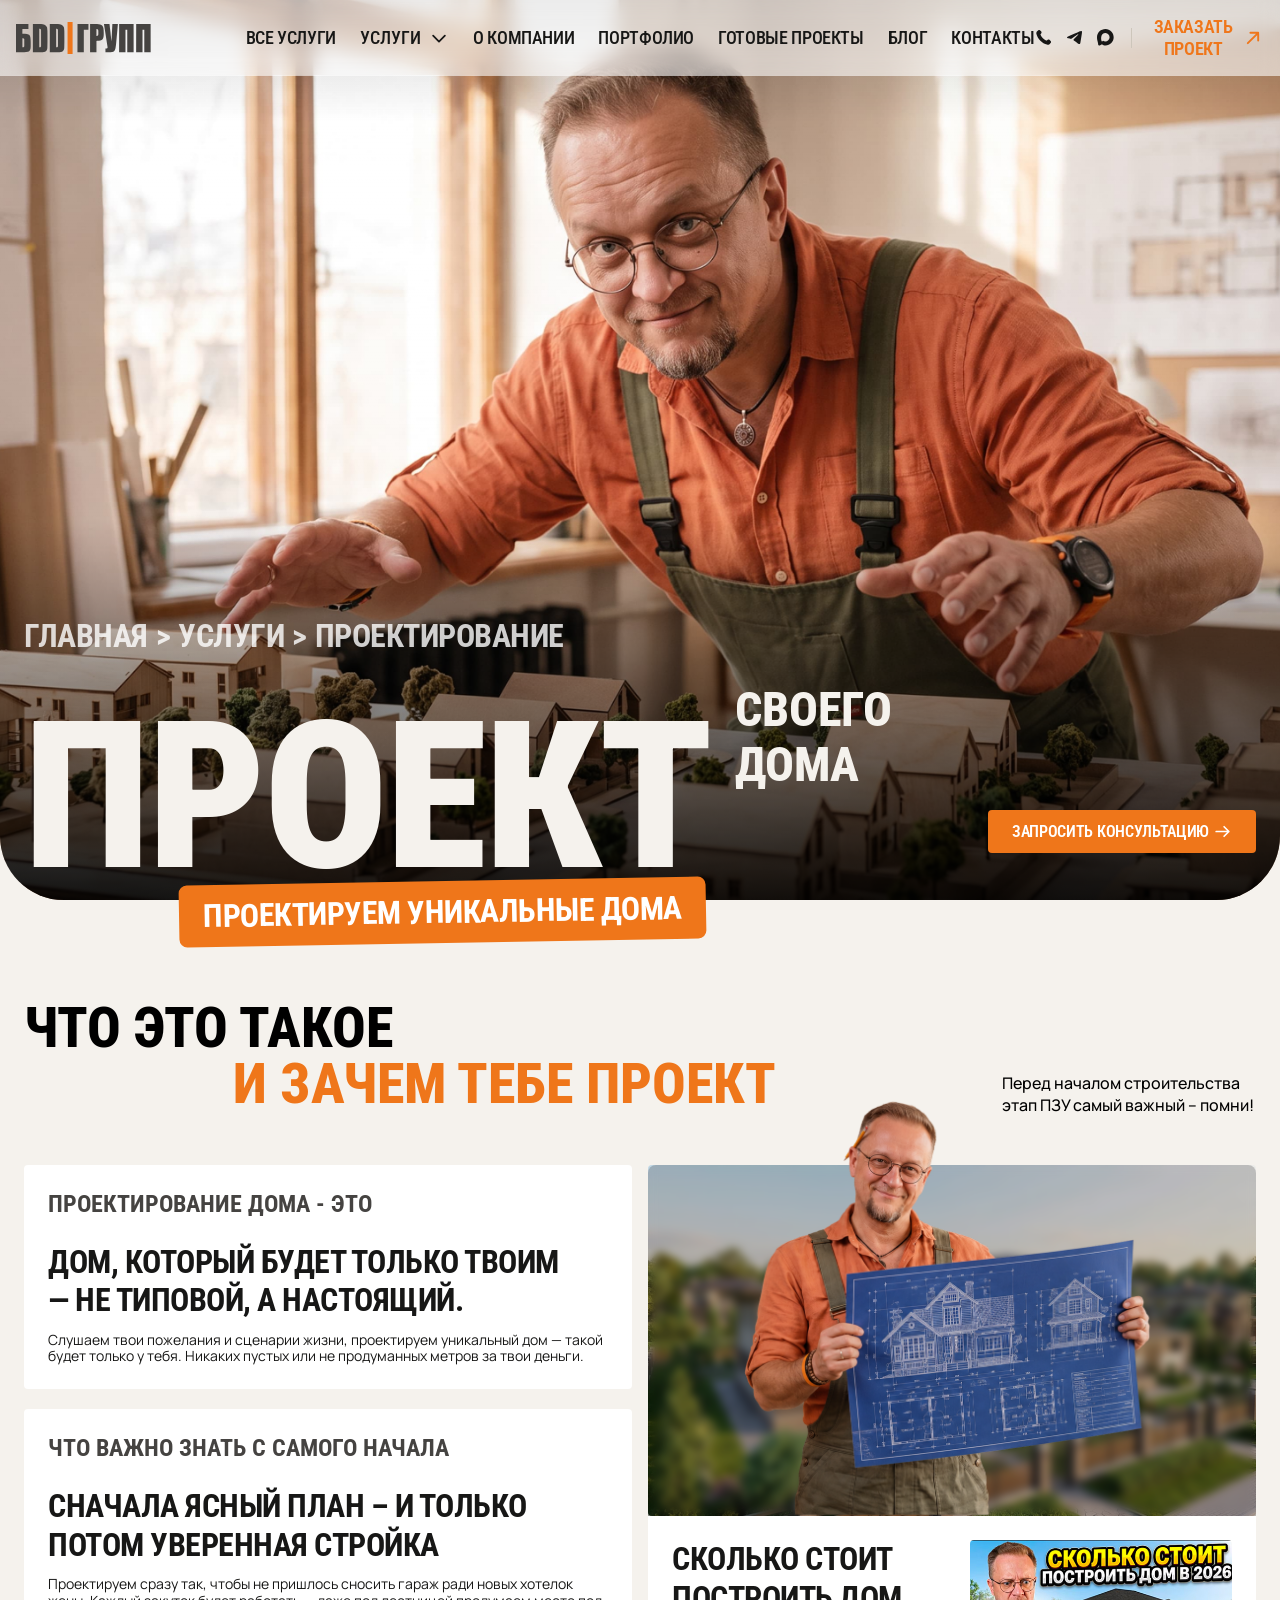
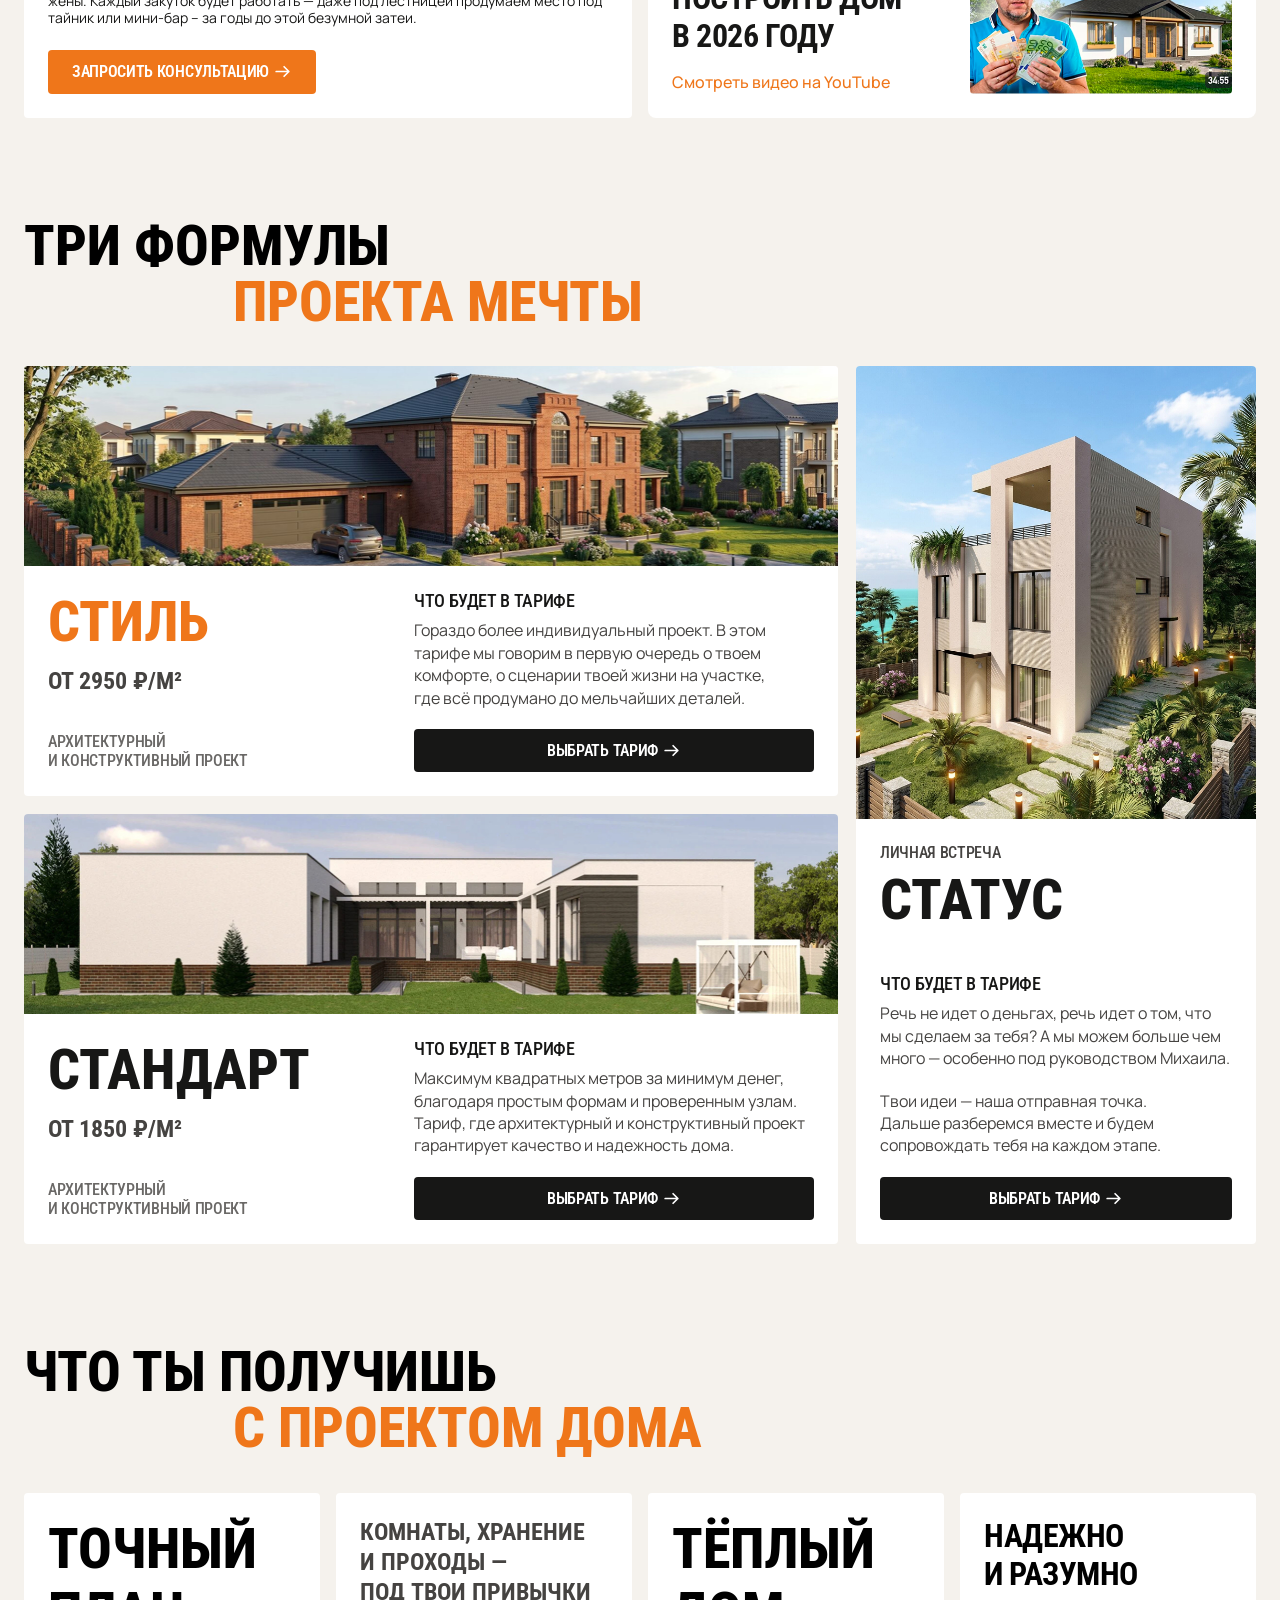
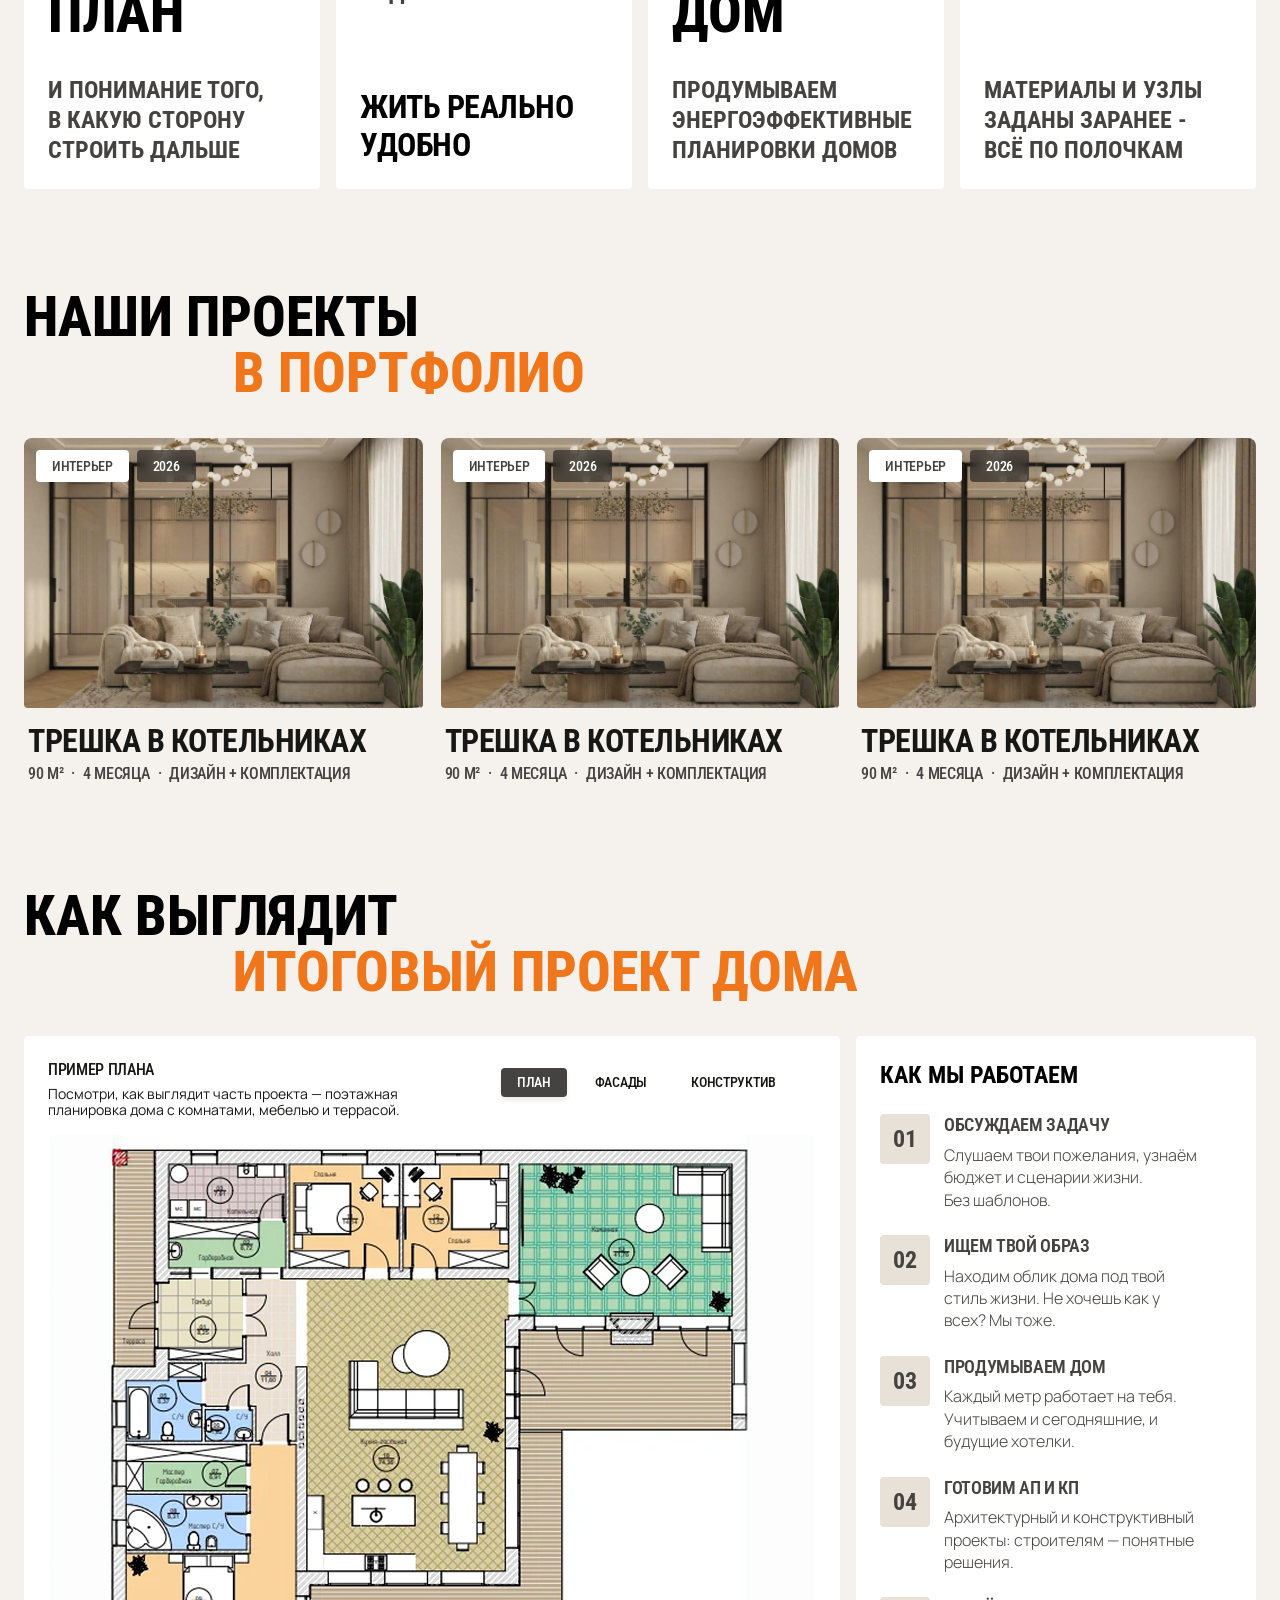
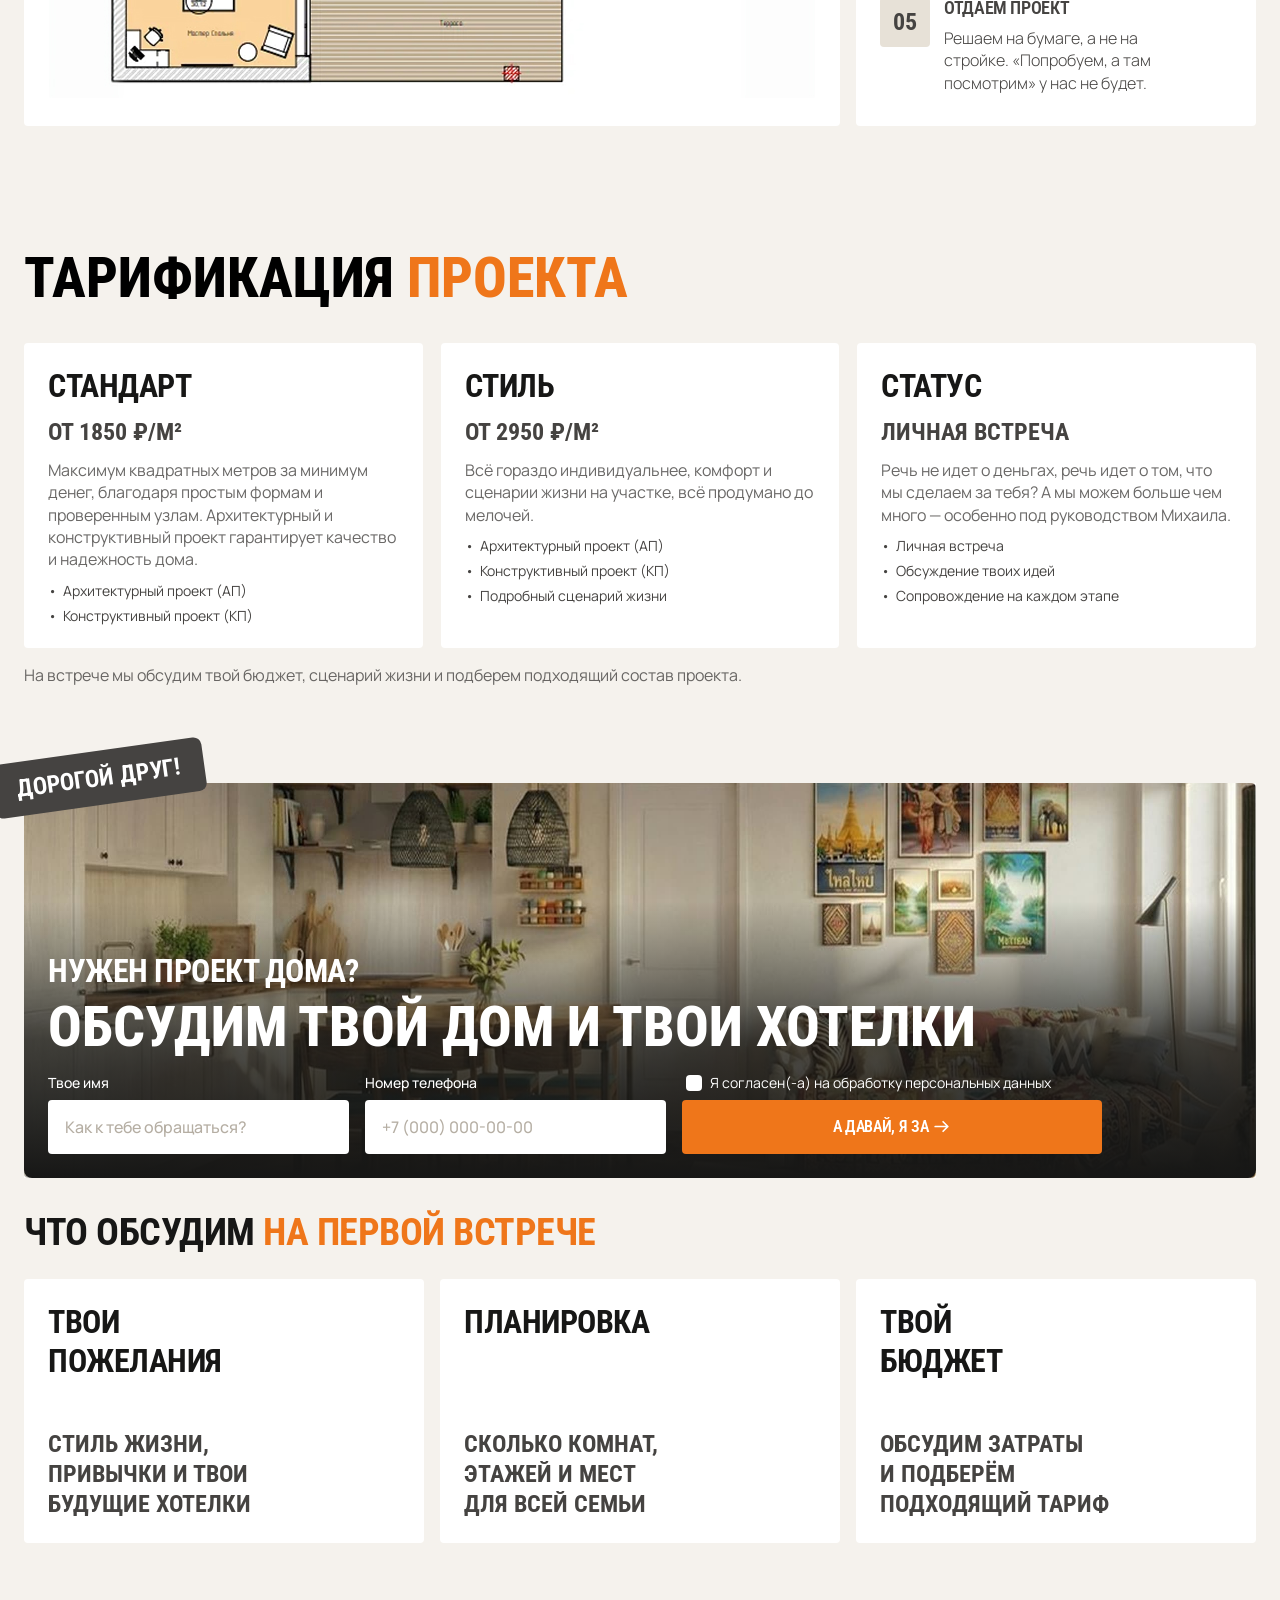
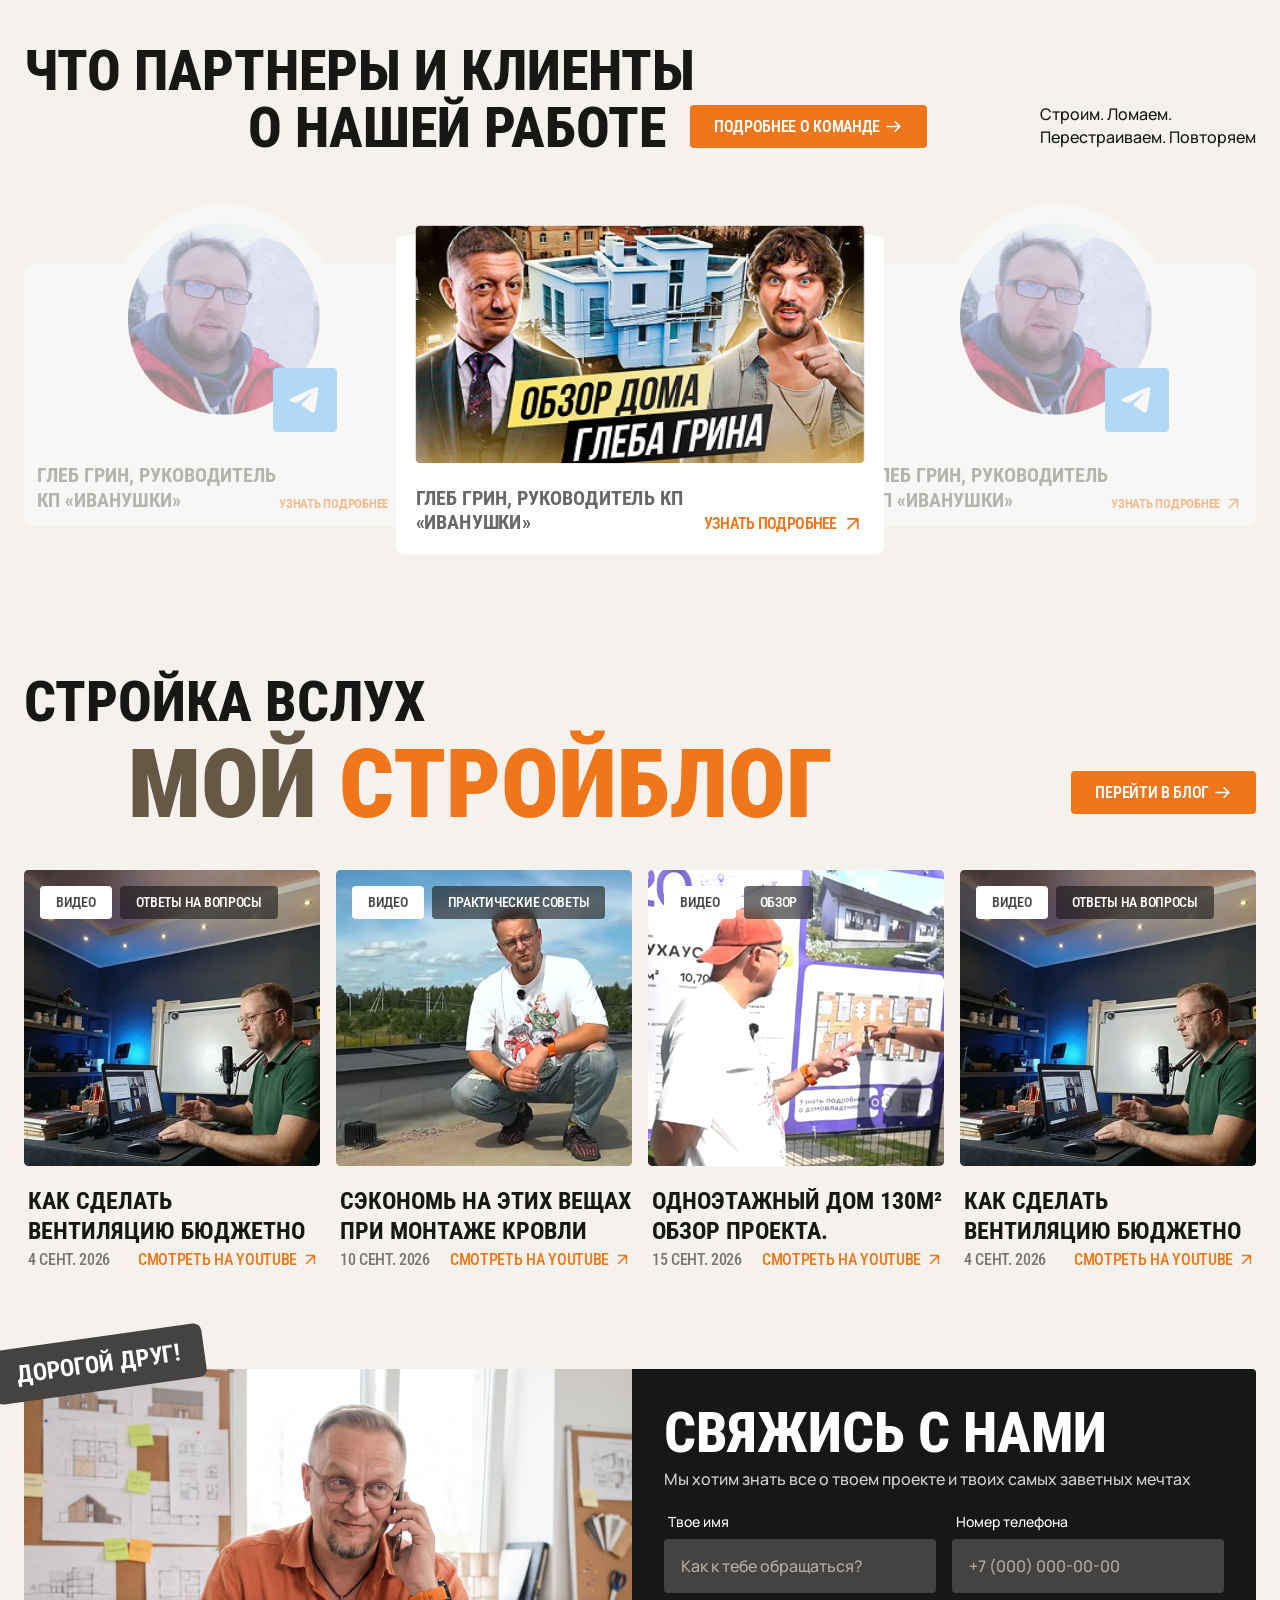
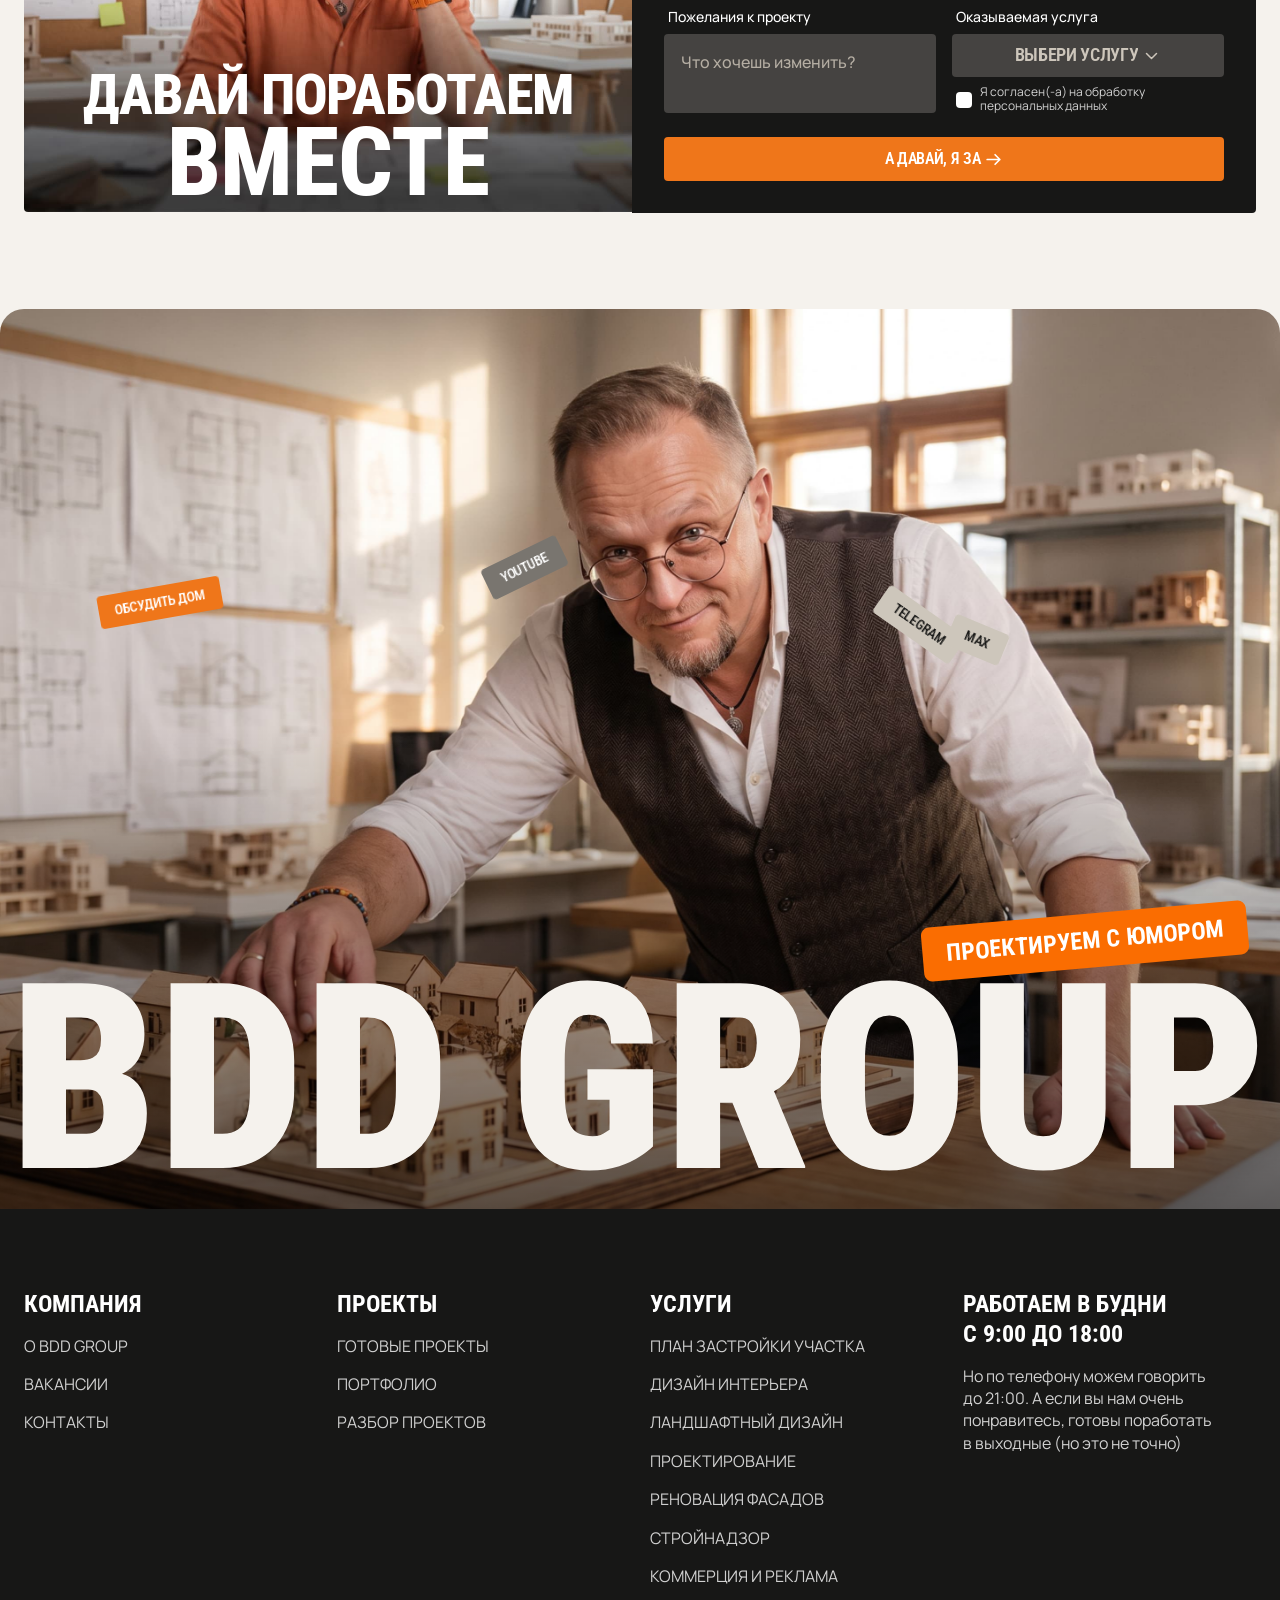
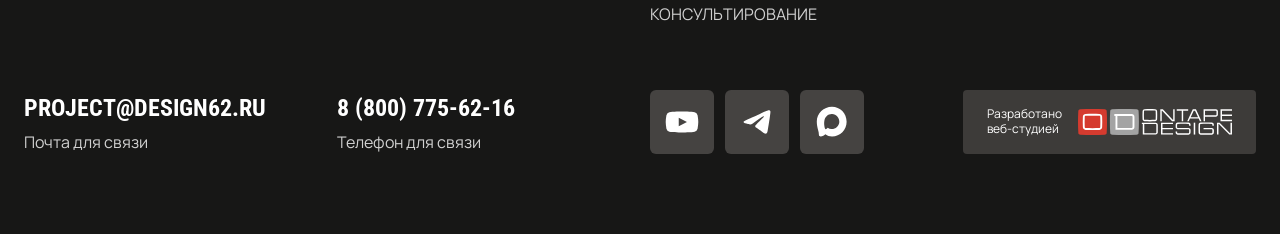
<file: service_page_project.html>
<!DOCTYPE html>
<html lang="en">

<head>
    <meta charset="UTF-8">
    <meta name="viewport" content="width=device-width, initial-scale=1.0">
    <title>Проектирование</title>
    <link rel="stylesheet" href="https://cdn.jsdelivr.net/npm/swiper@11.1.14/swiper-bundle.min.css">
    <link rel="stylesheet" href="assets/style/style.css">
    <link rel="stylesheet" href="assets/style/service.css">
    <link rel="stylesheet" href="assets/style/blog.css">
    <link rel="stylesheet" href="assets/style/catalog.css">
</head>

<body>
    <header class="header">
        <div class="header_container">
            <div class="header_logo">
                <a href="./index.html" class="header_logo__image">
                    <img src="assets/images/logo/bdd_logo_ru.svg" alt="Логотип">
                </a>
            </div>
            <nav class="header_nav header_rc" id="header-nav">
                <a href="./services.html" class="header_link mobile">Все услуги</a>
                <div class="header_nav__item header_dropdown">

                    <button type="button" class="header_link header_dropdown__toggle" aria-expanded="false"
                        aria-controls="services-menu">
                        Услуги
                        <svg xmlns="http://www.w3.org/2000/svg" width="20" height="20" viewBox="0 0 17 17" fill="none"
                            aria-hidden="true">
                            <path d="M3.5 6.5L8.5 11.5L13.5 6.5" stroke="currentColor" stroke-width="1.5"
                                stroke-linecap="round" stroke-linejoin="round" />
                        </svg>
                    </button>

                    <div class="header_dropdown__panel" id="services-menu">
                        <ul class="header_dropdown__list header_medium_rc">
                            <li><a href="./service_page_pzu.html" class="header_dropdown__link is-active"
                                    data-img="assets/images/pzu/hero_section.jpg">План застройки участка</a></li>
                            <li><a href="./service_page_interior.html" class="header_dropdown__link"
                                    data-img="assets/images/interior/hero_section_interior.jpg">Дизайн интерьера</a>
                            </li>
                            <li><a href="/services/landscape/" class="header_dropdown__link"
                                    data-img="assets/images/interior/hero_section_interior.jpg">Ландшафтный дизайн</a>
                            </li>
                            <li><a href="./service_page_project.html" class="header_dropdown__link"
                                    data-img="assets/images/service_project/hero_section_project.jpg">Проектирование</a>
                            </li>
                            <li><a href="/services/facades/" class="header_dropdown__link"
                                    data-img="assets/images/service_project/hero_section_project.jpg">Реновация
                                    фасадов</a></li>
                            <li><a href="./service_page_supervision.html" class="header_dropdown__link"
                                    data-img="assets/images/supervision/hero_section.jpg">Стройнадзор</a></li>
                            <li><a href="./service_page_bddmedia.html" class="header_dropdown__link"
                                    data-img="assets/images/bddmedia/hero_section.jpg">Коммерция и реклама</a></li>
                            <li><a href="/services/consulting/" class="header_dropdown__link"
                                    data-img="assets/images/supervision/hero_section.jpg">Консультирование</a></li>
                        </ul>

                        <div class="header_dropdown__media"></div>
                    </div>
                </div>

                <a href="./about.html" class="header_link">О компании</a>
                <a href="./portfolio.html" class="header_link">Портфолио</a>
                <a href="./projects.html" class="header_link">Готовые проекты</a>
                <a href="./blog.html" class="header_link">Блог</a>
                <a href="./contacts.html" class="header_link">Контакты</a>
                <div class="header_nav__footer">
                    <button type="button" class="primary_btn orange_btn header_nav__cta tertiary_btn">
                        Заказать проект
                    </button>
                </div>
            </nav>
            <div class="header_buttons">
                <ul class="header_contacts">
                    <li>
                        <a href="tel:+70000000000" class="header_contact" aria-label="Позвонить">
                            <svg xmlns="http://www.w3.org/2000/svg" width="19" height="19" viewBox="0 0 19 19"
                                fill="none">
                                <path
                                    d="M6.63439 7.0089C7.18538 8.15654 7.93653 9.2321 8.88772 10.1834C9.83899 11.1346 10.9146 11.8858 12.0622 12.4368C12.1609 12.4841 12.2103 12.5079 12.2727 12.5261C12.4947 12.5907 12.7672 12.5443 12.9551 12.4097C13.0081 12.3718 13.0533 12.3266 13.1438 12.2361C13.4206 11.9592 13.559 11.8209 13.6981 11.7304C14.2229 11.3892 14.8995 11.3892 15.4243 11.7304C15.5635 11.8209 15.7018 11.9592 15.9786 12.2361L16.1328 12.3903C16.5536 12.8111 16.7639 13.0214 16.8782 13.2474C17.1055 13.6966 17.1055 14.2273 16.8782 14.6766C16.7639 14.9025 16.5536 15.1129 16.1328 15.5336L16.0081 15.6584C15.5888 16.0777 15.3792 16.2874 15.0941 16.4474C14.7778 16.6251 14.2866 16.7529 13.9238 16.7517C13.597 16.7508 13.3735 16.6874 12.9266 16.5606C10.5252 15.8789 8.25914 14.593 6.36869 12.7025C4.4782 10.812 3.19216 8.54588 2.51056 6.14447C2.38373 5.69762 2.32031 5.47419 2.31934 5.14727C2.31826 4.78452 2.446 4.2933 2.62367 3.97702C2.78378 3.69199 2.99342 3.48235 3.41271 3.06306L3.5375 2.93827C3.95823 2.51755 4.1686 2.30718 4.39452 2.19291C4.84384 1.96565 5.37446 1.96565 5.82378 2.19291C6.04971 2.30718 6.26008 2.51755 6.6808 2.93827L6.83507 3.09254C7.11184 3.36931 7.25023 3.5077 7.3407 3.64685C7.68191 4.17165 7.68191 4.84819 7.3407 5.37298C7.25023 5.51213 7.11184 5.65052 6.83507 5.92729C6.74458 6.01779 6.69933 6.06304 6.66145 6.11593C6.52686 6.30389 6.48039 6.57643 6.54509 6.79838C6.56329 6.86084 6.58699 6.91019 6.63439 7.0089Z"
                                    fill="#171716" />
                            </svg>
                        </a>
                    </li>
                    <li>
                        <a href="https://t.me/username" class="header_contact" target="_blank" rel="noopener"
                            aria-label="Telegram">
                            <svg xmlns="http://www.w3.org/2000/svg" width="19" height="19" viewBox="0 0 19 19"
                                fill="none">
                                <path
                                    d="M3.03117 8.59642C7.05769 6.76182 9.74268 5.55233 11.0861 4.96797C14.9219 3.2995 15.7189 3.00967 16.2384 3.0001C16.3527 2.998 16.6082 3.02761 16.7737 3.16804C16.9134 3.28661 16.9518 3.44679 16.9702 3.55921C16.9886 3.67163 17.0115 3.92773 16.9933 4.12784C16.7855 6.41185 15.8861 11.9545 15.4285 14.5127C15.2349 15.5951 14.8536 15.958 14.4845 15.9936C13.6824 16.0707 13.0734 15.4392 12.2965 14.9067C11.0809 14.0733 10.3941 13.5545 9.21409 12.7413C7.8504 11.8015 8.73442 11.285 9.51159 10.4409C9.71497 10.22 13.249 6.8583 13.3174 6.55334C13.326 6.5152 13.3339 6.37304 13.2532 6.29797C13.1724 6.2229 13.0532 6.24857 12.9672 6.26899C12.8453 6.29792 10.9033 7.64029 7.14115 10.2961C6.58991 10.6919 6.09062 10.8848 5.64327 10.8747C5.15011 10.8635 4.20146 10.5831 3.49623 10.3433C2.63124 10.0493 1.94377 9.89383 2.00363 9.39445C2.03481 9.13434 2.37733 8.86833 3.03117 8.59642Z"
                                    fill-rule="evenodd" clip-rule="evenodd" fill="#171716" />
                            </svg>
                        </a>
                    </li>
                    <li>
                        <a href="https://max.ru/username" class="header_contact" target="_blank" rel="noopener"
                            aria-label="Max">
                            <svg xmlns="http://www.w3.org/2000/svg" width="19" height="19" viewBox="0 0 38 38"
                                fill="none">
                                <path
                                    d="M19.0248 35.0944C15.7535 35.0944 14.2333 34.6169 11.5909 32.7066C9.91943 34.8556 4.62657 36.5351 4.39572 33.6617C4.39572 31.5048 3.91817 29.6822 3.37694 27.6924C2.73225 25.2409 2 22.5109 2 18.5552C2 9.10758 9.7523 2 18.9372 2C28.1301 2 35.3332 9.45779 35.3332 18.6427C35.3641 27.6856 28.0676 35.0462 19.0248 35.0944ZM19.1601 10.1661C14.687 9.93535 11.2008 13.0315 10.4288 17.8866C9.79208 21.906 10.9223 26.8009 11.8853 27.0556C12.347 27.167 13.509 26.2279 14.2333 25.5036C15.431 26.3309 16.8256 26.8279 18.2766 26.9442C22.9115 27.1671 26.8718 23.6386 27.183 19.0089C27.3641 14.3693 23.7956 10.4396 19.1601 10.1741V10.1661Z"
                                    fill-rule="evenodd" clip-rule="evenodd" fill="#171716" />
                            </svg>
                        </a>
                    </li>
                </ul>

                <span class="header_divider" aria-hidden="true"></span>

                <button type="button" class="header_cta tertiary_btn">Заказать проект</button>
                <button type="button" class="header_burger" aria-label="Открыть меню" aria-expanded="false"
                    aria-controls="header-nav">
                    <span></span>
                    <span></span>
                    <span></span>
                </button>
            </div>
        </div>
    </header>
    <main>
        <section class="hero_section service service_project">
            <div class="hero_image_bg">
                <img class="hero_image cover" src="./assets/images/service_project/hero_section_project.jpg"
                    alt="Главный экран">
            </div>
            <div class="hero_block">
                <div class="hero_block_content container">
                    <nav class="hero_breadcrumbs h4_rc" aria-label="Хлебные крошки">
                        <ol>
                            <li><a href="/">Главная</a></li>
                            >
                            <li aria-current="page">Услуги</li>
                            >
                            <li aria-current="page">Проектирование</li>
                        </ol>
                    </nav>
                    <div class="hero_title">
                        <h1 class="hero_black_rc">
                            Проект
                        </h1>
                        <span class="hero_subtitle h3_rc">своего дома</span>
                        <div class="hero_chip chip orange_chip">
                            <h4 class="h4_rc">Проектируем уникальные дома</h4>
                        </div>
                        <a href="#" class="hero_btn primary_btn orange_btn">Запросить консультацию</a>
                    </div>
                </div>
            </div>
        </section>
        <section class="about section">
            <div class="container">
                <div class="section_top">
                    <h2 class="section_title h2_rc">Что это такое <span>и зачем тебе проект</span></h2>
                    <p class="section_desription body_medium_mr">
                        Перед началом строительства этап ПЗУ самый важный – помни!
                    </p>
                </div>

                <div class="explanation_cards service_page_project">
                    <div class="explanation_text_blocks">
                        <div class="explanation_card card">
                            <h5 class="explanation_subtitle h5_rc">Проектирование дома - это</h5>
                            <div class="explanation_content">
                                <h4 class="explanation_title h4_rc">дом, который будет только твоим —&nbsp;не типовой, а
                                    настоящий.
                                </h4>
                                <p class="explanation_caption caption_reg_mr">Слушаем твои пожелания и сценарии жизни,
                                    проектируем уникальный
                                    дом — такой будет только у тебя. Никаких пустых или не продуманных метров за твои
                                    деньги.
                                </p>
                            </div>
                        </div>
                        <div class="explanation_card card">
                            <h5 class="explanation_subtitle h5_rc">Что важно знать с самого начала</h5>
                            <div class="explanation_content">
                                <h4 class="explanation_title h4_rc">Сначала ясный план – и только потом уверенная
                                    стройка
                                </h4>
                                <p class="explanation_caption caption_reg_mr">Проектируем сразу так, чтобы не пришлось
                                    сносить гараж ради новых хотелок жены. Каждый закуток будет работать — даже под
                                    лестницей продумаем место под тайник или мини-бар – за годы до этой безумной затеи.
                                </p>
                            </div>
                            <a href="" class="primary_btn orange_btn explanation_btn">Запросить консультацию</a>
                        </div>
                    </div>
                    <div class="explanation_image_block">
                        <div class="explanation_image_cover">
                            <img class="explanation_image_bg cover"
                                src="./assets/images/service_project/project_explan.jpg" alt="">
                            <img class="explanation_image_person"
                                src="./assets/images/service_project/project_person.png" alt="">
                        </div>
                        <div class="bottom_content">
                            <div class="bottom_information">
                                <h4 class="bottom_content_title h4_rc">Сколько стоит построить дом в&nbsp;2026 году</h4>
                                <a href="" class="bottom_content_button body_medium_mr">Смотреть видео на YouTube</a>
                            </div>
                            <img src="./assets/images/service_project/video_project.jpg" alt=""
                                class="bottom_content_image">
                        </div>
                    </div>
                </div>
            </div>
        </section>
        <section class="dream_projects_section section">
            <div class="container">
                <div class="section_top">
                    <h2 class="section_title h2_rc">Три формулы <span>проекта мечты</span></h2>
                </div>

                <div class="dream_projects">
                    <div class="dream_projects_col">
                        <article class="dream_project_card card">
                            <img class="dream_project_card__img" src="./assets/images/service_project/dream1.jpg"
                                alt="Дом в тарифе «Стиль»">
                            <div class="dream_project_card__body">
                                <div class="dream_project_card__main">
                                    <div class="dream_project_top_content">
                                        <h3 class="dream_project_card__title dream_project_card__title--accent h2_rc">
                                            Стиль
                                        </h3>
                                        <p class="dream_project_card__price h5_rc">от 2950 ₽/м²</p>
                                    </div>
                                    <p class="dream_project_card__includes buttons_medium_rc">Архитектурный<br>и
                                        конструктивный проект</p>
                                </div>
                                <div class="dream_project_card__info">
                                    <div class="dream_project_card__info_content">
                                        <p class="dream_project_card__label header_rc">Что будет в тарифе</p>
                                        <p class="dream_project_card__text body_reg_mr">Гораздо более индивидуальный
                                            проект.
                                            В этом тарифе
                                            мы говорим в первую очередь о твоем комфорте, о сценарии твоей жизни на
                                            участке,
                                            где&nbsp;всё продумано до мельчайших деталей.</p>
                                    </div>
                                    <a href="#" class="primary_btn dream_project_card__btn">Выбрать
                                        тариф</a>
                                </div>
                            </div>
                        </article>

                        <article class="dream_project_card card">
                            <img class="dream_project_card__img" src="./assets/images/service_project/dream2.jpg"
                                alt="Дом в тарифе «Стандарт»">
                            <div class="dream_project_card__body">
                                <div class="dream_project_card__main">
                                    <div class="dream_project_top_content">
                                        <h3 class="dream_project_card__title h2_rc">Стандарт</h3>
                                        <p class="dream_project_card__price h5_rc">от 1850 ₽/м²</p>
                                    </div>
                                    <p class="dream_project_card__includes buttons_medium_rc">Архитектурный<br>и
                                        конструктивный проект</p>
                                </div>
                                <div class="dream_project_card__info">
                                    <div class="dream_project_card__info_content">
                                        <p class="dream_project_card__label header_rc">Что будет в тарифе</p>
                                        <p class="dream_project_card__text body_reg_mr">Максимум квадратных метров за
                                            минимум денег,
                                            благодаря простым формам и проверенным узлам. Тариф, где архитектурный и
                                            конструктивный
                                            проект гарантирует качество и надежность дома.</p>
                                    </div>
                                    <a href="#" class="primary_btn dream_project_card__btn">Выбрать
                                        тариф</a>
                                </div>
                            </div>
                        </article>
                    </div>

                    <article class="dream_project_card dream_project_card--status card">
                        <img class="dream_project_card__img" src="./assets/images/service_project/dream3.jpg"
                            alt="Дом в тарифе «Статус»">
                        <div class="dream_project_card__body">
                            <p class="dream_project_card__subtitle buttons_medium_rc">Личная встреча</p>
                            <h3 class="dream_project_card__title h2_rc">Статус</h3>
                            <div class="dream_project_card__info">
                                <div class="dream_project_card__info_content">
                                    <p class="dream_project_card__label header_rc">Что будет в тарифе</p>
                                    <p class="dream_project_card__text body_reg_mr">Речь не идет о деньгах, речь идет о
                                        том,
                                        что мы
                                        сделаем за тебя? А мы можем больше чем много — особенно под руководством
                                        Михаила.
                                    </p>
                                    <p class="dream_project_card__text body_reg_mr">Твои идеи — наша отправная точка.
                                        Дальше&nbsp;разберемся вместе и будем сопровождать тебя на каждом этапе.</p>
                                </div>
                                <a href="#" class="primary_btn dream_project_card__btn">Выбрать
                                    тариф</a>
                            </div>
                        </div>
                    </article>
                </div>
            </div>
        </section>
        <section class="advantages section project">
            <div class="container">
                <div class="section_top">
                    <h2 class="section_title h2_rc">Что ты получишь <span>с проектом дома</span></h2>
                </div>

                <div class="advantages_cards">
                    <div class="advantage_card card">
                        <h2 class="advantage_title h2_rc">
                            Точный план
                        </h2>
                        <p class="advantage_description h5_rc">и понимание того, в&nbsp;какую сторону строить дальше</p>
                    </div>
                    <div class="advantage_card card">
                        <p class="advantage_description h5_rc">Комнаты, хранение и&nbsp;проходы — под&nbsp;твои привычки
                        </p>
                        <h2 class="advantage_title h4_rc">
                            Жить реально удобно
                        </h2>
                    </div>
                    <div class="advantage_card card">
                        <h2 class="advantage_title h2_rc">
                            Тёплый дом </h2>
                        <p class="advantage_description h5_rc">Продумываем энергоэффективные планировки домов</p>
                    </div>
                    <div class="advantage_card card">
                        <h2 class="advantage_title h4_rc">
                            Надежно и&nbsp;разумно </h2>
                        <p class="advantage_description h5_rc">Материалы и узлы заданы заранее - всё&nbsp;по полочкам
                        </p>
                    </div>
                </div>
            </div>
        </section>
        <section class="portfolio_section section">
            <div class="container">
                <div class="section_top">
                    <h2 class="section_title h2_rc">
                        Наши проекты<span>в портфолио</span>
                    </h2>
                </div>

                <div class="portfolio_slider">

                    <div class="swiper portfolio_swiper">
                        <div class="swiper-wrapper">
                            <a href="./case_page_design.html" class="portfolio_card swiper-slide">
                                <div class="portfolio_card__image">
                                    <div class="portfolio_card__media">
                                        <img src="./assets/images/service_page/portfolio.jpg" alt="" class="cover">
                                        <div class="card__tags">
                                            <span class="chip chip_light_filled tabs_medium_rc">Интерьер</span>
                                            <span class="chip chip_dark_filled tabs_medium_rc">2026</span>
                                        </div>
                                        <div class="portfolio_card__task">
                                            <span class="portfolio_card__task-label buttons_semibold_rc">Задача</span>
                                            <p class="portfolio_card__task-text tabs_medium_rc">
                                                Дом для программиста с бетонной отделкой и открытыми коммуникациями в
                                                интерьере
                                            </p>
                                        </div>
                                    </div>
                                </div>

                                <div class="portfolio_card__content">
                                    <h3 class="portfolio_card__title h4_rc">Трешка в Котельниках</h3>
                                    <ul class="portfolio_card__meta buttons_medium_rc">
                                        <li>90 м²</li>
                                        <li>4 месяца</li>
                                        <li>Дизайн + комплектация</li>
                                    </ul>
                                </div>
                            </a>
                            <a href="./case_page_design.html" class="portfolio_card swiper-slide">
                                <div class="portfolio_card__image">
                                    <div class="portfolio_card__media">
                                        <img src="./assets/images/service_page/portfolio.jpg" alt="" class="cover">
                                        <div class="card__tags">
                                            <span class="chip chip_light_filled tabs_medium_rc">Интерьер</span>
                                            <span class="chip chip_dark_filled tabs_medium_rc">2026</span>
                                        </div>
                                        <div class="portfolio_card__task">
                                            <span class="portfolio_card__task-label buttons_semibold_rc">Задача</span>
                                            <p class="portfolio_card__task-text tabs_medium_rc">
                                                Дом для программиста с бетонной отделкой и открытыми коммуникациями в
                                                интерьере
                                            </p>
                                        </div>
                                    </div>
                                </div>

                                <div class="portfolio_card__content">
                                    <h3 class="portfolio_card__title h4_rc">Трешка в Котельниках</h3>
                                    <ul class="portfolio_card__meta buttons_medium_rc">
                                        <li>90 м²</li>
                                        <li>4 месяца</li>
                                        <li>Дизайн + комплектация</li>
                                    </ul>
                                </div>
                            </a>
                            <a href="./case_page_design.html" class="portfolio_card swiper-slide">
                                <div class="portfolio_card__image">
                                    <div class="portfolio_card__media">
                                        <img src="./assets/images/service_page/portfolio.jpg" alt="" class="cover">
                                        <div class="card__tags">
                                            <span class="chip chip_light_filled tabs_medium_rc">Интерьер</span>
                                            <span class="chip chip_dark_filled tabs_medium_rc">2026</span>
                                        </div>
                                        <div class="portfolio_card__task">
                                            <span class="portfolio_card__task-label buttons_semibold_rc">Задача</span>
                                            <p class="portfolio_card__task-text tabs_medium_rc">
                                                Дом для программиста с бетонной отделкой и открытыми коммуникациями в
                                                интерьере
                                            </p>
                                        </div>
                                    </div>
                                </div>

                                <div class="portfolio_card__content">
                                    <h3 class="portfolio_card__title h4_rc">Трешка в Котельниках</h3>
                                    <ul class="portfolio_card__meta buttons_medium_rc">
                                        <li>90 м²</li>
                                        <li>4 месяца</li>
                                        <li>Дизайн + комплектация</li>
                                    </ul>
                                </div>
                            </a>
                            <a href="./case_page_design.html" class="portfolio_card swiper-slide">
                                <div class="portfolio_card__image">
                                    <div class="portfolio_card__media">
                                        <img src="./assets/images/service_page/portfolio.jpg" alt="" class="cover">
                                        <div class="card__tags">
                                            <span class="chip chip_light_filled tabs_medium_rc">Интерьер</span>
                                            <span class="chip chip_dark_filled tabs_medium_rc">2026</span>
                                        </div>
                                        <div class="portfolio_card__task">
                                            <span class="portfolio_card__task-label buttons_semibold_rc">Задача</span>
                                            <p class="portfolio_card__task-text tabs_medium_rc">
                                                Дом для программиста с бетонной отделкой и открытыми коммуникациями в
                                                интерьере
                                            </p>
                                        </div>
                                    </div>
                                </div>

                                <div class="portfolio_card__content">
                                    <h3 class="portfolio_card__title h4_rc">Трешка в Котельниках</h3>
                                    <ul class="portfolio_card__meta buttons_medium_rc">
                                        <li>90 м²</li>
                                        <li>4 месяца</li>
                                        <li>Дизайн + комплектация</li>
                                    </ul>
                                </div>
                            </a>
                        </div>
                    </div>
                    <button type="button" class="slider_arrow slider_arrow__prev portfolio_arrow__prev"
                        aria-label="Назад"><svg xmlns="http://www.w3.org/2000/svg" width="51" height="51"
                            viewBox="0 0 51 51" fill="none">
                            <path d="M30.5 41.5L15.5 26.5L30.5 11.5" stroke="#171716" stroke-width="4.5"
                                stroke-linecap="round" stroke-linejoin="round" />
                        </svg></button>
                    <button type="button" class="slider_arrow slider_arrow__next portfolio_arrow__next"
                        aria-label="Вперёд"><svg xmlns="http://www.w3.org/2000/svg" width="51" height="51"
                            viewBox="0 0 51 51" fill="none">
                            <path d="M30.5 41.5L15.5 26.5L30.5 11.5" stroke="#171716" stroke-width="4.5"
                                stroke-linecap="round" stroke-linejoin="round" />
                        </svg></button>
                </div>
            </div>
        </section>
        <section class="completed_work section">
            <div class="container">
                <div class="section_top">
                    <h2 class="section_title h2_rc">Как выглядит <span>итоговый проект дома</span></h2>
                </div>

                <div class="information_work_cards project">
                    <div class="information_work_top">
                        <div class="work_plan card">
                            <div class="work_plan_head">
                                <div class="work_plan_title">
                                    <p class="buttons_medium_rc">Пример плана</p>
                                    <p class="caption_reg_mr">Посмотри, как выглядит часть проекта — поэтажная
                                        планировка дома с комнатами, мебелью и террасой.</p>
                                </div>

                                <div class="work_tabs" role="tablist">
                                    <button type="button"
                                        class="tabs_etages__btn work_tabs__btn tabs_medium_rc is-active"
                                        data-floor="plan" role="tab" aria-selected="true">План</button>
                                    <button type="button" class="tabs_etages__btn work_tabs__btn tabs_medium_rc"
                                        data-floor="facades" role="tab" aria-selected="false">Фасады</button>
                                    <button type="button" class="tabs_etages__btn work_tabs__btn tabs_medium_rc"
                                        data-floor="construct" role="tab" aria-selected="false">Конструктив</button>
                                </div>
                            </div>

                            <div class="work_plan_panels">
                                <img src="./assets/images/service_project/project_plan.jpg" alt="План дома"
                                    class="work_plan_image cover" data-floor-panel="plan">
                                <img src="./assets/images/pzu/pzu.jpg" alt="Фасады дома" class="work_plan_image cover"
                                    data-floor-panel="facades" hidden>
                                <img src="./assets/images/service_project/project_plan.jpg" alt="Конструктив дома"
                                    class="work_plan_image cover" data-floor-panel="construct" hidden>
                            </div>
                        </div>
                        <div class="work_points_cards card">
                            <h5 class="work_points_title h5_rc">
                                Как мы работаем
                            </h5>
                            <div class="work_points">
                                <div class="text_block__v1">
                                    <h5 class="number h5_rc">01</h5>
                                    <div class="text_block__v1_info">
                                        <p class="point_title header_button_rc">Обсуждаем задачу</p>
                                        <p class="point_description body_medium_mr">Слушаем твои пожелания, узнаём
                                            бюджет и сценарии жизни. Без&nbsp;шаблонов.</p>
                                    </div>
                                </div>
                                <div class="text_block__v1">
                                    <h5 class="number h5_rc">02</h5>
                                    <div class="text_block__v1_info">
                                        <p class="point_title header_button_rc">Ищем твой образ</p>
                                        <p class="point_description body_medium_mr">Находим облик дома под твой стиль
                                            жизни. Не хочешь как у всех?&nbsp;Мы тоже.</p>
                                    </div>
                                </div>
                                <div class="text_block__v1">
                                    <h5 class="number h5_rc">03</h5>
                                    <div class="text_block__v1_info">
                                        <p class="point_title header_button_rc">Продумываем дом</p>
                                        <p class="point_description body_medium_mr">Каждый метр работает на тебя.
                                            Учитываем и сегодняшние, и будущие хотелки.</p>
                                    </div>
                                </div>
                                <div class="text_block__v1">
                                    <h5 class="number h5_rc">04</h5>
                                    <div class="text_block__v1_info">
                                        <p class="point_title header_button_rc">Готовим АП и КП</p>
                                        <p class="point_description body_medium_mr">Архитектурный и конструктивный
                                            проекты: строителям — понятные решения.</p>
                                    </div>
                                </div>
                                <div class="text_block__v1">
                                    <h5 class="number h5_rc">05</h5>
                                    <div class="text_block__v1_info">
                                        <p class="point_title header_button_rc">Отдаём проект</p>
                                        <p class="point_description body_medium_mr">Решаем на бумаге, а не на
                                            стройке.&nbsp;«Попробуем, а там посмотрим» у нас не будет.</p>
                                    </div>
                                </div>
                            </div>
                        </div>
                    </div>
                </div>
            </div>
        </section>
        <section class="tariffs_section section">
            <div class="container">
                <div class="section_top">
                    <h2 class="section_title section_title_tariff h2_rc">Тарификация <span>проекта</span></h2>
                </div>

                <div class="tariffs_information">
                    <div class="tariff_card card">
                        <h3 class="tariff_title h4_rc">Стандарт</h3>
                        <p class="tariff_price h5_rc">от 1850 ₽/м²</p>
                        <p class="tariff_description body_reg_mr">Максимум квадратных метров за минимум денег, благодаря
                            простым формам и проверенным узлам. Архитектурный и конструктивный проект гарантирует
                            качество и надежность дома.</p>
                        <ul class="tariff_list caption_reg_mr">
                            <li>Архитектурный проект (АП)</li>
                            <li>Конструктивный проект (КП)</li>
                        </ul>
                    </div>

                    <div class="tariff_card card">
                        <h3 class="tariff_title h4_rc">Стиль</h3>
                        <p class="tariff_price h5_rc">от 2950 ₽/м²</p>
                        <p class="tariff_description body_reg_mr">Всё гораздо индивидуальнее, комфорт и сценарии жизни
                            на участке, всё продумано до мелочей.</p>
                        <ul class="tariff_list caption_reg_mr">
                            <li>Архитектурный проект (АП)</li>
                            <li>Конструктивный проект (КП)</li>
                            <li>Подробный сценарий жизни</li>
                        </ul>
                    </div>

                    <div class="tariff_card card">
                        <h3 class="tariff_title h4_rc">Статус</h3>
                        <p class="tariff_price h5_rc">Личная встреча</p>
                        <p class="tariff_description body_reg_mr">Речь не идет о деньгах, речь идет о том, что мы
                            сделаем
                            за тебя? А мы можем больше чем много — особенно под руководством Михаила.</p>
                        <ul class="tariff_list caption_reg_mr">
                            <li>Личная встреча</li>
                            <li>Обсуждение твоих идей</li>
                            <li>Сопровождение на каждом этапе</li>
                        </ul>
                    </div>
                </div>

                <p class="tariffs_note body_reg_mr">На встрече мы обсудим твой бюджет, сценарий жизни и подберем
                    подходящий состав проекта.</p>
            </div>
        </section>
        <section class="consult section">
            <div class="container">
                <div class="consult_banner">
                    <div class="plaque">
                        <h5 class="plaque_text h5_rc">Дорогой друг!</h5>
                    </div>

                    <div class="consult_media">
                        <img src="./assets/images/feedback/cta.jpg" alt="" class="cover">
                    </div>

                    <div class="consult_content">
                        <div class="consult_head">
                            <p class="consult_pretitle h4_rc">Нужен проект дома?</p>
                            <h2 class="consult_title h2_rc">Обсудим твой дом и твои хотелки</h2>
                        </div>

                        <form action="" class="consult_form">
                            <label class="field">
                                <span class="field_label cta_label caption_medium_mr">Твое имя</span>
                                <input type="text" name="name" class="field_input field_input__light body_medium_mr"
                                    placeholder="Как к тебе обращаться?">
                            </label>

                            <label class="field">
                                <span class="field_label cta_label caption_medium_mr">Номер телефона</span>
                                <input type="tel" name="phone" class="field_input field_input__light body_medium_mr"
                                    placeholder="+7 (000) 000-00-00">
                            </label>

                            <div class="field">
                                <label class="checkbox cta_label caption_reg_mr micro_mr_m">
                                    <input type="checkbox" name="agree" class="checkbox_input" required>
                                    <span class="checkbox_box"></span>
                                    Я согласен(-а) на обработку персональных данных
                                </label>
                                <button type="submit" class="primary_btn orange_btn consult_btn">А давай, я за</button>
                            </div>
                        </form>
                    </div>
                </div>

                <h2 class="requirements_title h4_rc">Что обсудим <span>на первой встрече</span></h2>
                <div class="swiper requirements_swiper project">
                    <div class="swiper-wrapper requirements_cards">
                        <div class="swiper-slide requirement_card card">
                            <h3 class="requirement_title h4_rc">Твои пожелания</h3>
                            <p class="requirement_description h5_rc">Стиль жизни, привычки и твои будущие хотелки
                            </p>
                        </div>
                        <div class="swiper-slide requirement_card card">
                            <h3 class="requirement_title h4_rc">Планировка</h3>
                            <p class="requirement_description h5_rc">Сколько комнат, этажей и мест для&nbsp;всей семьи
                            </p>
                        </div>
                        <div class="swiper-slide requirement_card card">
                            <h3 class="requirement_title h4_rc">Твой<br>бюджет</h3>
                            <p class="requirement_description h5_rc">Обсудим затраты и&nbsp;подберём подходящий тариф
                            </p>
                        </div>
                    </div>
                </div>
            </div>
        </section>

        <section class="reviews_section section">
            <div class="container">
                <div class="section_top reviews_top">
                    <div class="reviews_heading">
                        <h2 class="reviews_title h2_rc">
                            <span class="reviews_title__line">Что <br class="br-mob"> партнеры и клиенты</span>
                            <span class="reviews_title__line reviews_title__line--second">о нашей работе</span>
                        </h2>
                        <a href="#" class="primary_btn orange_btn reviews_btn">Подробнее о команде</a>
                    </div>
                    <p class="reviews_desc body_medium_mr">Строим. Ломаем.<br>Перестраиваем. Повторяем</p>
                </div>

                <div class="reviews_slider">
                    <div class="swiper reviews_swiper">
                        <div class="swiper-wrapper">
                            <article class="swiper-slide review_card">
                                <a href="https://youtube.com/..." class=" review_card__media--video" target="_blank"
                                    rel="noopener">
                                    <img src="./assets/images/main/review.jpg" alt="Обзор дома Глеба Грина"
                                        class="cover">
                                </a>
                                <div class="review_card__footer">
                                    <p class="review_card__name h5_rc">Глеб Грин, руководитель КП «Иванушки»</p>
                                    <a href="#" class="review_card__link  buttons_semibold_rc">Узнать подробнее</a>
                                </div>
                            </article>

                            <article class="swiper-slide review_card">
                                <div class="review_card__media review_card__media--avatar">
                                    <div class="review_card__avatar">
                                        <img src="./assets/images/main/avatar.jpg" alt="Глеб Грин" class="cover">
                                        <span class="review_card__badge">
                                            <img src="./assets/icons/tg.svg" alt="Telegram">
                                        </span>
                                    </div>
                                </div>
                                <div class="review_card__footer">
                                    <p class="review_card__name h5_rc">Глеб Грин, руководитель КП «Иванушки»</p>
                                    <a href="#" class="review_card__link  buttons_semibold_rc">Узнать подробнее</a>
                                </div>
                            </article>
                        </div>
                    </div>

                    <button type="button" class="slider_arrow slider_arrow__prev reviews_arrow__prev"
                        aria-label="Назад">
                        <svg xmlns="http://www.w3.org/2000/svg" width="51" height="51" viewBox="0 0 51 51" fill="none">
                            <path d="M30.5 41.5L15.5 26.5L30.5 11.5" stroke="#171716" stroke-width="4.5"
                                stroke-linecap="round" stroke-linejoin="round" />
                        </svg> </button>
                    <button type="button" class="slider_arrow slider_arrow__next reviews_arrow__next"
                        aria-label="Вперёд">
                        <svg xmlns="http://www.w3.org/2000/svg" width="51" height="51" viewBox="0 0 51 51" fill="none">
                            <path d="M30.5 41.5L15.5 26.5L30.5 11.5" stroke="#171716" stroke-width="4.5"
                                stroke-linecap="round" stroke-linejoin="round" />
                        </svg> </button>
                </div>
            </div>
        </section>

        <section class="blog section">
            <div class="container">
                <div class="section_top">
                    <h2 class="blog_title">
                        <span class="h2_rc">Стройка вслух</span>
                        <span class="blog_title_big h1_rc">Мой <span class="blog_title_accent">стройблог</span></span>
                    </h2>
                    <a href="/blog/" class="primary_btn orange_btn blog_btn">Перейти в блог</a>
                </div>

                <div class="blog_slider">

                    <div class="swiper blog_swiper">
                        <div class="swiper-wrapper">
                            <article class="swiper-slide blog_card">
                                <a href="#" class="blog_card__image">
                                    <img src="./assets/images/service_page/blog1-4.jpg" alt="" class="cover">
                                    <div class="card__tags">
                                        <span class="chip chip_light_filled tabs_medium_rc">Видео</span>
                                        <span class="chip chip_dark_filled tabs_medium_rc">Ответы на вопросы</span>
                                    </div>
                                </a>
                                <div class="blog_card__content">
                                    <h3 class="blog_card__title h5_rc"><a href="#">Как сделать вентиляцию бюджетно</a>
                                    </h3>
                                    <div class="blog_card__meta tabs_medium_rc">
                                        <div class="date buttons_medium_rc">4 сент. 2026</div>
                                        <a href="#" class="blog_card__link buttons_medium_rc">Смотреть на YouTube</a>
                                    </div>
                                </div>
                            </article>

                            <article class="swiper-slide blog_card">
                                <a href="#" class="blog_card__image">
                                    <img src="./assets/images/service_page/blog2.jpg" alt="" class="cover">
                                    <div class="card__tags">
                                        <span class="chip chip_light_filled tabs_medium_rc">Видео</span>
                                        <span class="chip chip_dark_filled tabs_medium_rc">Практические советы</span>
                                    </div>
                                </a>
                                <div class="blog_card__content">
                                    <h3 class="blog_card__title h5_rc"><a href="#">Сэкономь на этих вещах при монтаже
                                            кровли</a></h3>
                                    <div class="blog_card__meta tabs_medium_rc">
                                        <div class="date buttons_medium_rc">10 сент. 2026</div>
                                        <a href="#" class="blog_card__link buttons_medium_rc">Смотреть на YouTube</a>
                                    </div>
                                </div>
                            </article>

                            <article class="swiper-slide blog_card">
                                <a href="#" class="blog_card__image">
                                    <img src="./assets/images/service_page/blog3.jpg" alt="" class="cover">
                                    <div class="card__tags">
                                        <span class="chip chip_light_filled tabs_medium_rc">Видео</span>
                                        <span class="chip chip_dark_filled tabs_medium_rc">Обзор</span>
                                    </div>
                                </a>
                                <div class="blog_card__content">
                                    <h3 class="blog_card__title h5_rc"><a href="#">Одноэтажный дом 130м² Обзор
                                            проекта.</a></h3>
                                    <div class="blog_card__meta tabs_medium_rc">
                                        <div class="date buttons_medium_rc">15 сент. 2026</div>
                                        <a href="#" class="blog_card__link buttons_medium_rc">Смотреть на YouTube</a>
                                    </div>
                                </div>
                            </article>

                            <article class="swiper-slide blog_card">
                                <a href="#" class="blog_card__image">
                                    <img src="./assets/images/service_page/blog1-4.jpg" alt="" class="cover">
                                    <div class="card__tags">
                                        <span class="chip chip_light_filled tabs_medium_rc">Видео</span>
                                        <span class="chip chip_dark_filled tabs_medium_rc">Ответы на вопросы</span>
                                    </div>
                                </a>
                                <div class="blog_card__content">
                                    <h3 class="blog_card__title h5_rc"><a href="#">Как сделать вентиляцию бюджетно</a>
                                    </h3>
                                    <div class="blog_card__meta tabs_medium_rc">
                                        <div class="date buttons_medium_rc">4 сент. 2026</div>
                                        <a href="#" class="blog_card__link buttons_medium_rc">Смотреть на YouTube</a>
                                    </div>
                                </div>
                            </article>
                        </div>
                    </div>
                    <button type="button" class="slider_arrow blog_arrow blog_arrow__prev" aria-label="Назад"><svg
                            xmlns="http://www.w3.org/2000/svg" width="51" height="51" viewBox="0 0 51 51" fill="none">
                            <path d="M30.5 41.5L15.5 26.5L30.5 11.5" stroke="#171716" stroke-width="4.5"
                                stroke-linecap="round" stroke-linejoin="round" />
                        </svg></button>
                    <button type="button" class="slider_arrow blog_arrow blog_arrow__next" aria-label="Вперёд">
                        <svg xmlns="http://www.w3.org/2000/svg" width="51" height="51" viewBox="0 0 51 51" fill="none">
                            <path d="M30.5 41.5L15.5 26.5L30.5 11.5" stroke="#171716" stroke-width="4.5"
                                stroke-linecap="round" stroke-linejoin="round" />
                        </svg>
                    </button>
                </div>
            </div>
        </section>
        <section class="feedback section">
            <div class="container">
                <div class="feedback_block">
                    <div class="plaque">
                        <h5 class="plaque_text h5_rc">Дорогой друг!</h5>
                    </div>

                    <div class="feedback_media">
                        <img src="./assets/images/feedback/feedback_image.jpg" alt="" class="feedback_image cover">
                        <p class="feedback_slogan h2_rc">
                            Давай поработаем <span>вместе</span>
                        </p>
                    </div>

                    <form action="" class="feedback_form">
                        <div class="feedback_head">
                            <h2 class="feedback_title h2_rc">Свяжись с нами</h2>
                            <p class="feedback_subtitle body_medium_mr">Мы хотим знать все о твоем проекте и твоих самых
                                заветных мечтах</p>
                        </div>

                        <div class="feedback_fields">
                            <label class="field">
                                <span class="field_label caption_medium_mr">Твое имя</span>
                                <input type="text" name="name" class="field_input body_medium_mr"
                                    placeholder="Как к тебе обращаться?">
                            </label>

                            <label class="field">
                                <span class="field_label caption_medium_mr">Номер телефона</span>
                                <input type="tel" name="phone" class="field_input body_medium_mr"
                                    placeholder="+7 (000) 000-00-00">
                            </label>

                            <label class="field">
                                <span class="field_label caption_medium_mr">Пожелания к проекту</span>
                                <textarea name="message" class="field_input field_textarea body_medium_mr"
                                    placeholder="Что хочешь изменить?"></textarea>
                            </label>

                            <div class="field">
                                <label for="feedback_service" class="field_label caption_medium_mr">Оказываемая
                                    услуга</label>
                                <div class="field_input field_select header_button_rc">
                                    <span class="field_select__text">Выбери услугу</span>
                                    <select id="feedback_service" name="service" class="field_select__control">
                                        <option value="" disabled selected hidden>Выбери услугу</option>
                                        <option>Дизайн интерьера</option>
                                        <option>Проектирование</option>
                                        <option>Ландшафтный дизайн</option>
                                    </select>
                                </div>

                                <label class="checkbox feedback_checkbox">
                                    <input type="checkbox" name="agree" class="checkbox_input" required>
                                    <span class="checkbox_box"></span>
                                    <span class="checkbox_text micro_mr">Я согласен(-а) на обработку персональных
                                        данных</span>
                                </label>
                            </div>
                        </div>

                        <button type="submit" class="primary_btn orange_btn feedback_btn">
                            А давай, я за
                        </button>
                    </form>
                </div>
            </div>
        </section>
    </main>
    <footer>
        <div class="footer_media">
            <img class="footer_media_img cover" src="assets/images/service_page/footer.jpg" alt="Подвал">
            <div class="footer_media__content">
                <div class="footer_title_slogan">
                    <h2 class="footer_media__title">BDD GROUP</h2>
                    <div class="slogan_footer chip orange_chip">
                        <h5 class="h5_rc">Проектируем с юмором</h5>
                    </div>
                </div> <a href="/" class="footer_media__chip chip_1 tabs_medium_rc orange_chip">
                    Обсудить дом
                </a>
                <a href="/" class="footer_media__chip chip_2 tabs_medium_rc dark_chip">
                    YouTube
                </a>
                <a href="/" class="footer_media__chip chip_3 tabs_medium_rc grey_chip">
                    Telegram
                </a>
                <a href="/" class="footer_media__chip chip_4 tabs_medium_rc grey_chip">
                    Max
                </a>
            </div>
        </div>
        <div class="footer_bottom">
            <div class="container">
                <div class="footer_grid">
                    <nav class="footer_col" aria-label="Компания">
                        <p class="footer_col__title h5_rc">Компания</p>
                        <ul class="footer_col__list body_reg_mr">
                            <li><a href="/about/" class="footer_link">О BDD GROUP</a></li>
                            <li><a href="/vacancies/" class="footer_link">Вакансии</a></li>
                            <li><a href="/contacts/" class="footer_link">Контакты</a></li>
                        </ul>
                    </nav>

                    <nav class="footer_col" aria-label="Проекты">
                        <p class="footer_col__title h5_rc">Проекты</p>
                        <ul class="footer_col__list body_reg_mr">
                            <li><a href="/projects/" class="footer_link">Готовые проекты</a></li>
                            <li><a href="/portfolio/" class="footer_link">Портфолио</a></li>
                            <li><a href="/reviews/" class="footer_link">Разбор проектов</a></li>
                        </ul>
                    </nav>

                    <nav class="footer_col" aria-label="Услуги">
                        <p class="footer_col__title h5_rc">Услуги</p>
                        <ul class="footer_col__list body_reg_mr">
                            <li><a href="/service_page_pzu.html" class="footer_link">План застройки участка</a></li>
                            <li><a href="/service_page_interior.html" class="footer_link">Дизайн интерьера</a></li>
                            <li><a href="/services/landscape/" class="footer_link">Ландшафтный дизайн</a></li>
                            <li><a href="/service_page_project.html" class="footer_link">Проектирование</a></li>
                            <li><a href="/services/facades/" class="footer_link">Реновация фасадов</a></li>
                            <li><a href="/service_page_supervision.html" class="footer_link">Стройнадзор</a></li>
                            <li><a href="/service_page_bddmedia.html" class="footer_link">Коммерция и реклама</a></li>
                            <li><a href="/services/consulting/" class="footer_link">Консультирование</a></li>
                        </ul>
                    </nav>

                    <div class="footer_col">
                        <p class="footer_col__title h5_rc">Работаем в будни<br>с 9:00 до 18:00</p>
                        <p class="footer_col__text body_reg_mr">Но по телефону можем говорить до&nbsp;21:00. А если вы
                            нам
                            очень
                            понравитесь, готовы поработать в&nbsp;выходные (но это не точно)</p>
                    </div>

                    <div class="footer_contact">
                        <a href="mailto:project@design62.ru" class="footer_contact__value h5_rc">project@design62.ru</a>
                        <span class="footer_contact__label body_reg_mr">Почта для связи</span>
                    </div>

                    <div class="footer_contact">
                        <a href="tel:88007756216" class="footer_contact__value h5_rc">8 (800) 775-62-16</a>
                        <span class="footer_contact__label body_reg_mr">Телефон для связи</span>
                    </div>

                    <ul class="footer_socials">
                        <li>
                            <a href="https://youtube.com/@username" class="footer_social" target="_blank" rel="noopener"
                                aria-label="YouTube">
                                <svg viewBox="0 0 24 24" fill="currentColor" aria-hidden="true">
                                    <path fill-rule="evenodd"
                                        d="M23 7.2a3 3 0 0 0-2.1-2.1C19 4.6 12 4.6 12 4.6s-7 0-8.9.5A3 3 0 0 0 1 7.2 31 31 0 0 0 .5 12a31 31 0 0 0 .5 4.8 3 3 0 0 0 2.1 2.1c1.9.5 8.9.5 8.9.5s7 0 8.9-.5a3 3 0 0 0 2.1-2.1 31 31 0 0 0 .5-4.8 31 31 0 0 0-.5-4.8zM9.7 15V9l5.8 3-5.8 3z" />
                                </svg>
                            </a>
                        </li>
                        <li>
                            <a href="https://t.me/username" class="footer_social" target="_blank" rel="noopener"
                                aria-label="Telegram">
                                <svg viewBox="0 0 19 19" fill="currentColor" aria-hidden="true">
                                    <path fill-rule="evenodd"
                                        d="M3.03117 8.59642C7.05769 6.76182 9.74268 5.55233 11.0861 4.96797C14.9219 3.2995 15.7189 3.00967 16.2384 3.0001C16.3527 2.998 16.6082 3.02761 16.7737 3.16804C16.9134 3.28661 16.9518 3.44679 16.9702 3.55921C16.9886 3.67163 17.0115 3.92773 16.9933 4.12784C16.7855 6.41185 15.8861 11.9545 15.4285 14.5127C15.2349 15.5951 14.8536 15.958 14.4845 15.9936C13.6824 16.0707 13.0734 15.4392 12.2965 14.9067C11.0809 14.0733 10.3941 13.5545 9.21409 12.7413C7.8504 11.8015 8.73442 11.285 9.51159 10.4409C9.71497 10.22 13.249 6.8583 13.3174 6.55334C13.326 6.5152 13.3339 6.37304 13.2532 6.29797C13.1724 6.2229 13.0532 6.24857 12.9672 6.26899C12.8453 6.29792 10.9033 7.64029 7.14115 10.2961C6.58991 10.6919 6.09062 10.8848 5.64327 10.8747C5.15011 10.8635 4.20146 10.5831 3.49623 10.3433C2.63124 10.0493 1.94377 9.89383 2.00363 9.39445C2.03481 9.13434 2.37733 8.86833 3.03117 8.59642Z" />
                                </svg>
                            </a>
                        </li>
                        <li>
                            <a href="https://max.ru/username" class="footer_social" target="_blank" rel="noopener"
                                aria-label="Max">
                                <svg viewBox="0 0 38 38" fill="currentColor" aria-hidden="true">
                                    <path fill-rule="evenodd"
                                        d="M19.0248 35.0944C15.7535 35.0944 14.2333 34.6169 11.5909 32.7066C9.91943 34.8556 4.62657 36.5351 4.39572 33.6617C4.39572 31.5048 3.91817 29.6822 3.37694 27.6924C2.73225 25.2409 2 22.5109 2 18.5552C2 9.10758 9.7523 2 18.9372 2C28.1301 2 35.3332 9.45779 35.3332 18.6427C35.3641 27.6856 28.0676 35.0462 19.0248 35.0944ZM19.1601 10.1661C14.687 9.93535 11.2008 13.0315 10.4288 17.8866C9.79208 21.906 10.9223 26.8009 11.8853 27.0556C12.347 27.167 13.509 26.2279 14.2333 25.5036C15.431 26.3309 16.8256 26.8279 18.2766 26.9442C22.9115 27.1671 26.8718 23.6386 27.183 19.0089C27.3641 14.3693 23.7956 10.4396 19.1601 10.1741V10.1661Z" />
                                </svg>
                            </a>
                        </li>
                    </ul>

                    <a href="https://ontape.ru" class="footer_dev" target="_blank" rel="noopener">
                        <span class="footer_dev__text">Разработано<br>веб-студией</span>
                        <img src="assets/icons/ontape.svg" alt="Ontape Design" class="footer_dev__logo">
                    </a>
                </div>
            </div>
        </div>
    </footer>
    <script src="https://cdnjs.cloudflare.com/ajax/libs/gsap/3.12.5/gsap.min.js"></script>
    <script src="https://cdn.jsdelivr.net/npm/swiper@11.1.14/swiper-bundle.min.js"></script>
    <script src="assets/js/script.js"></script>
</body>
</body>

</html>
</file>
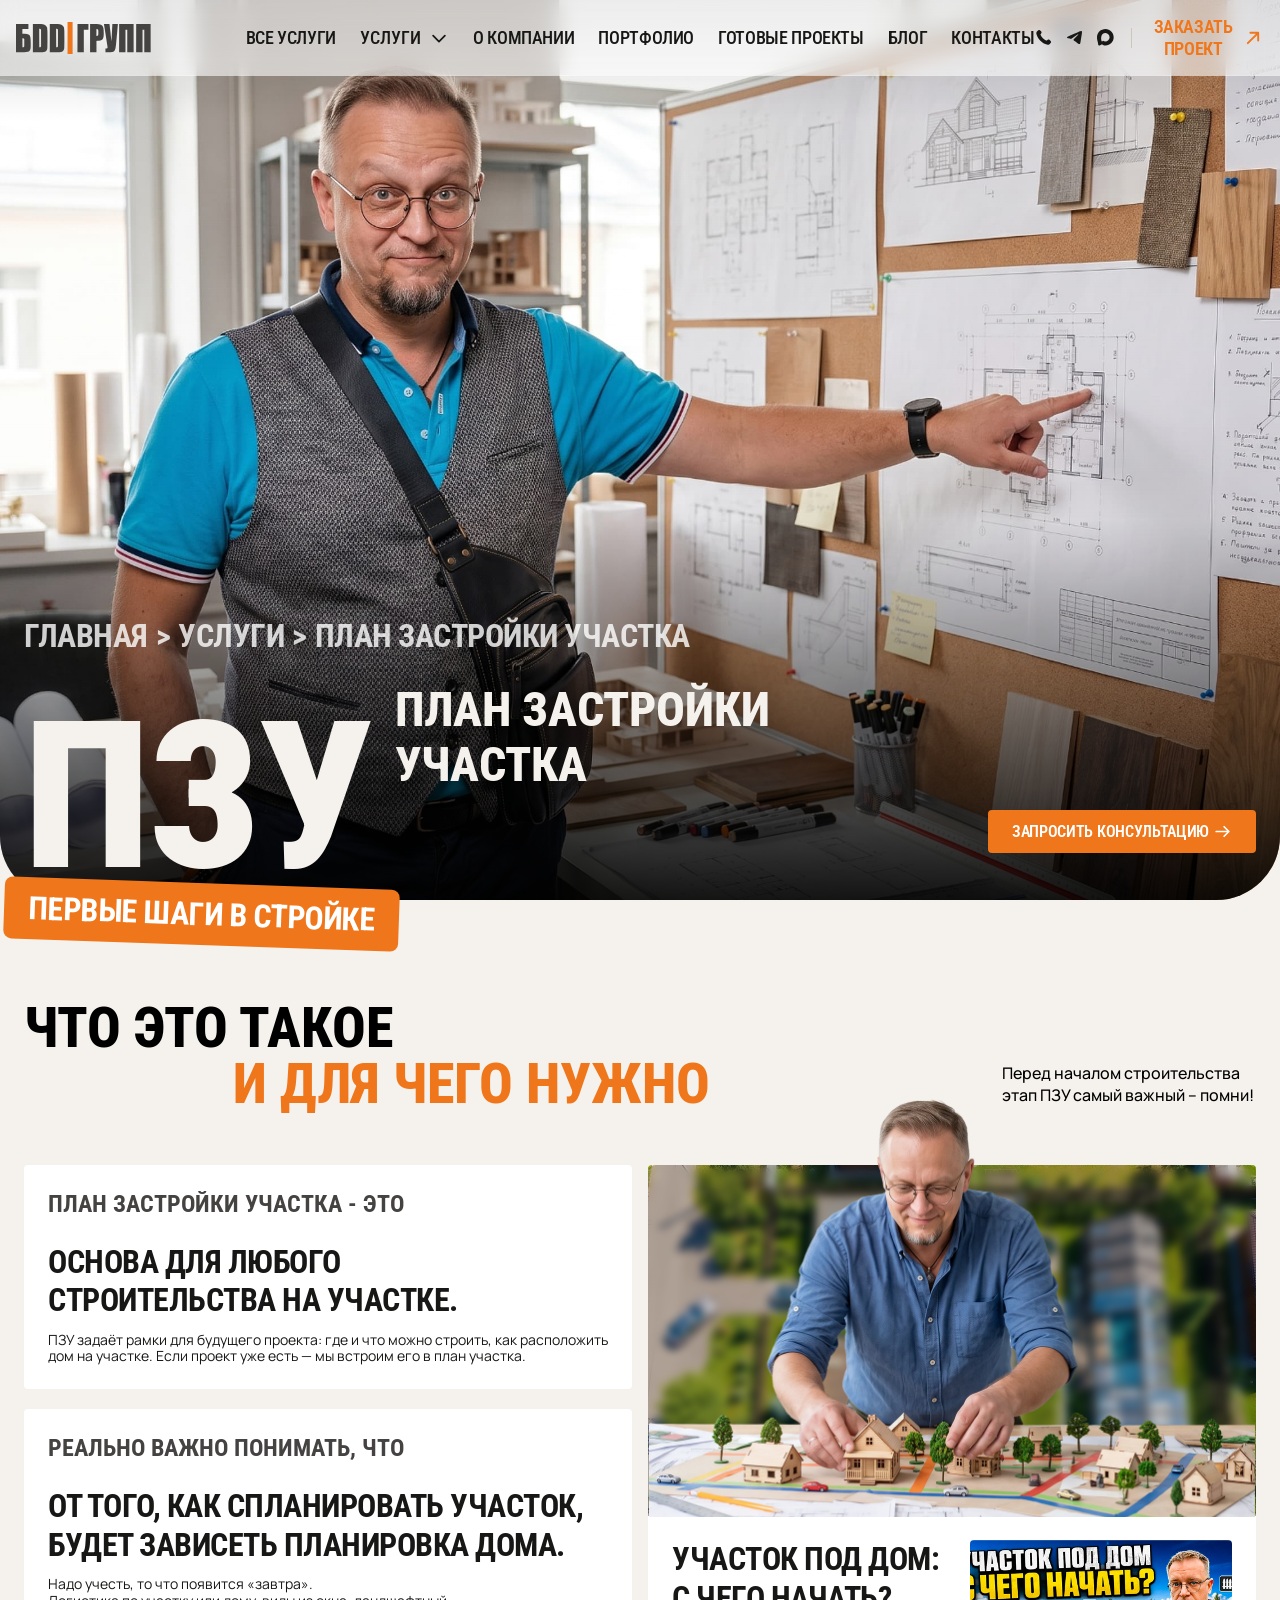
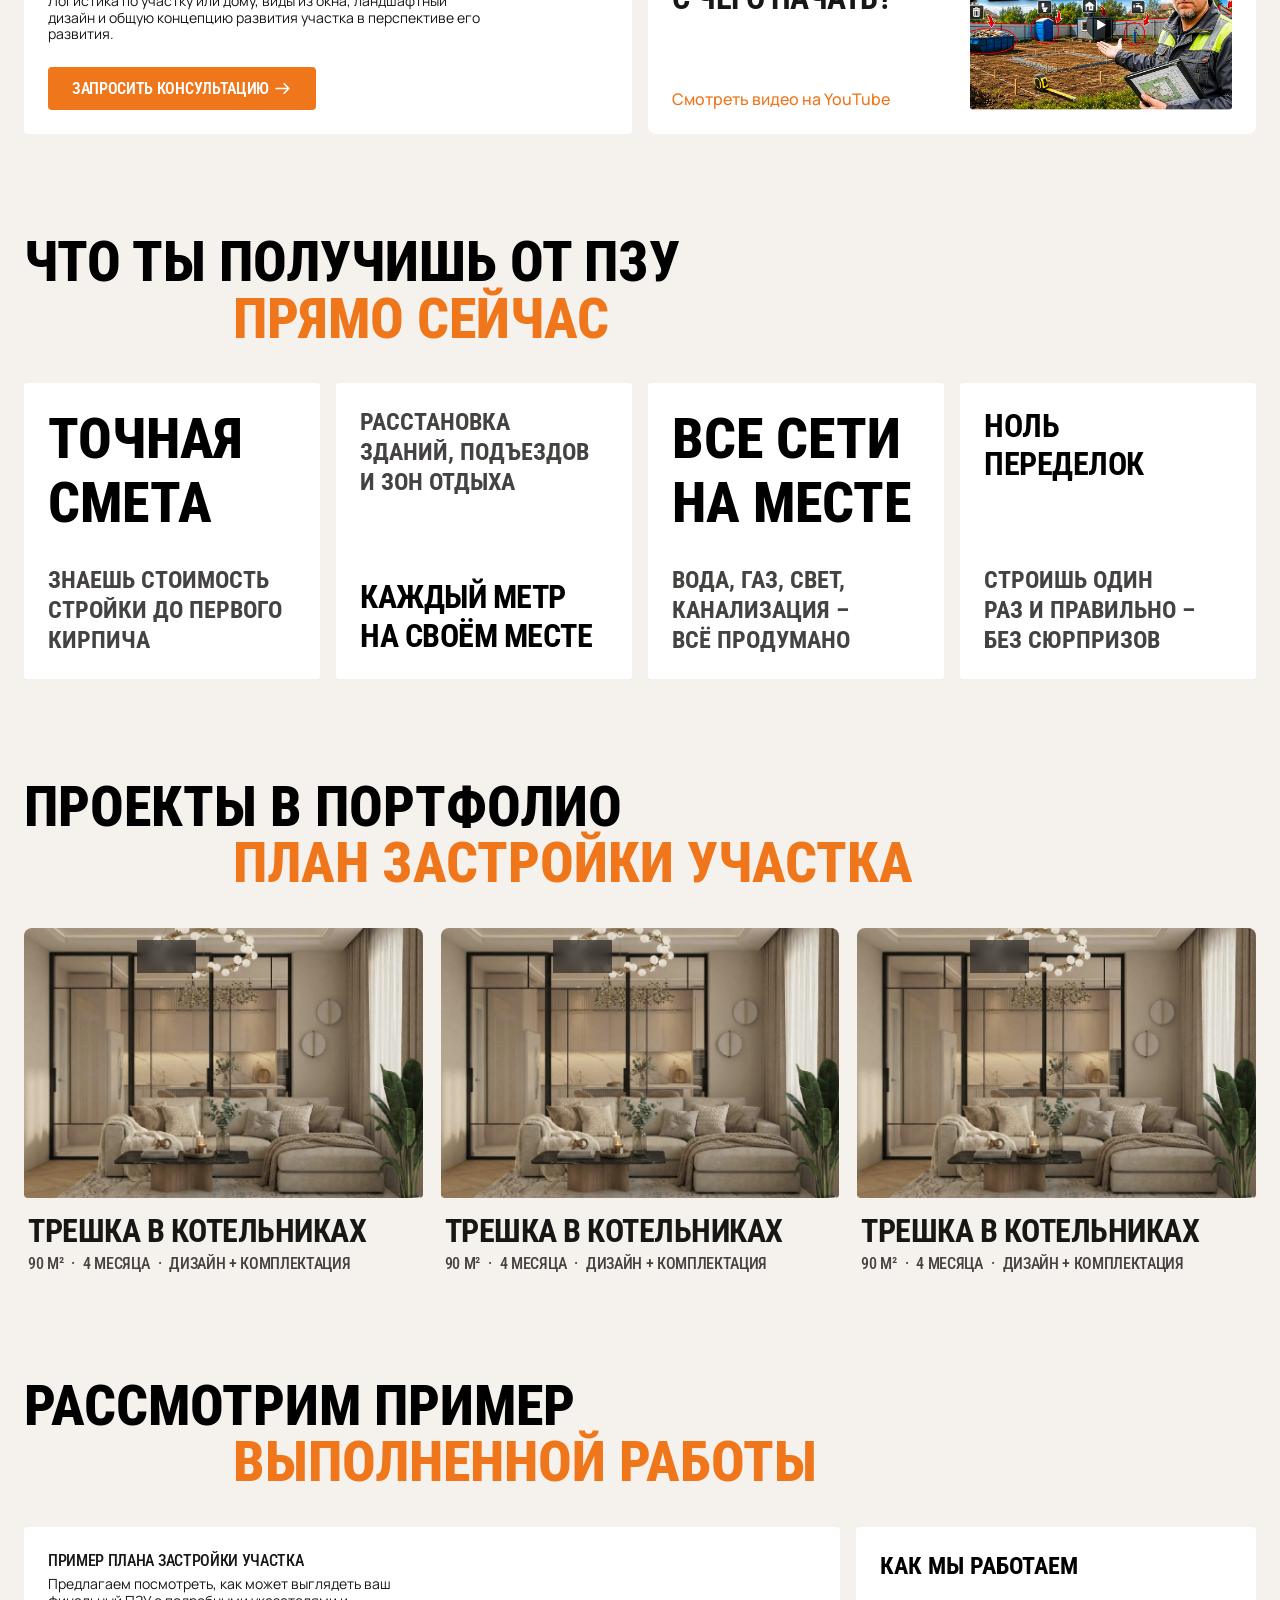
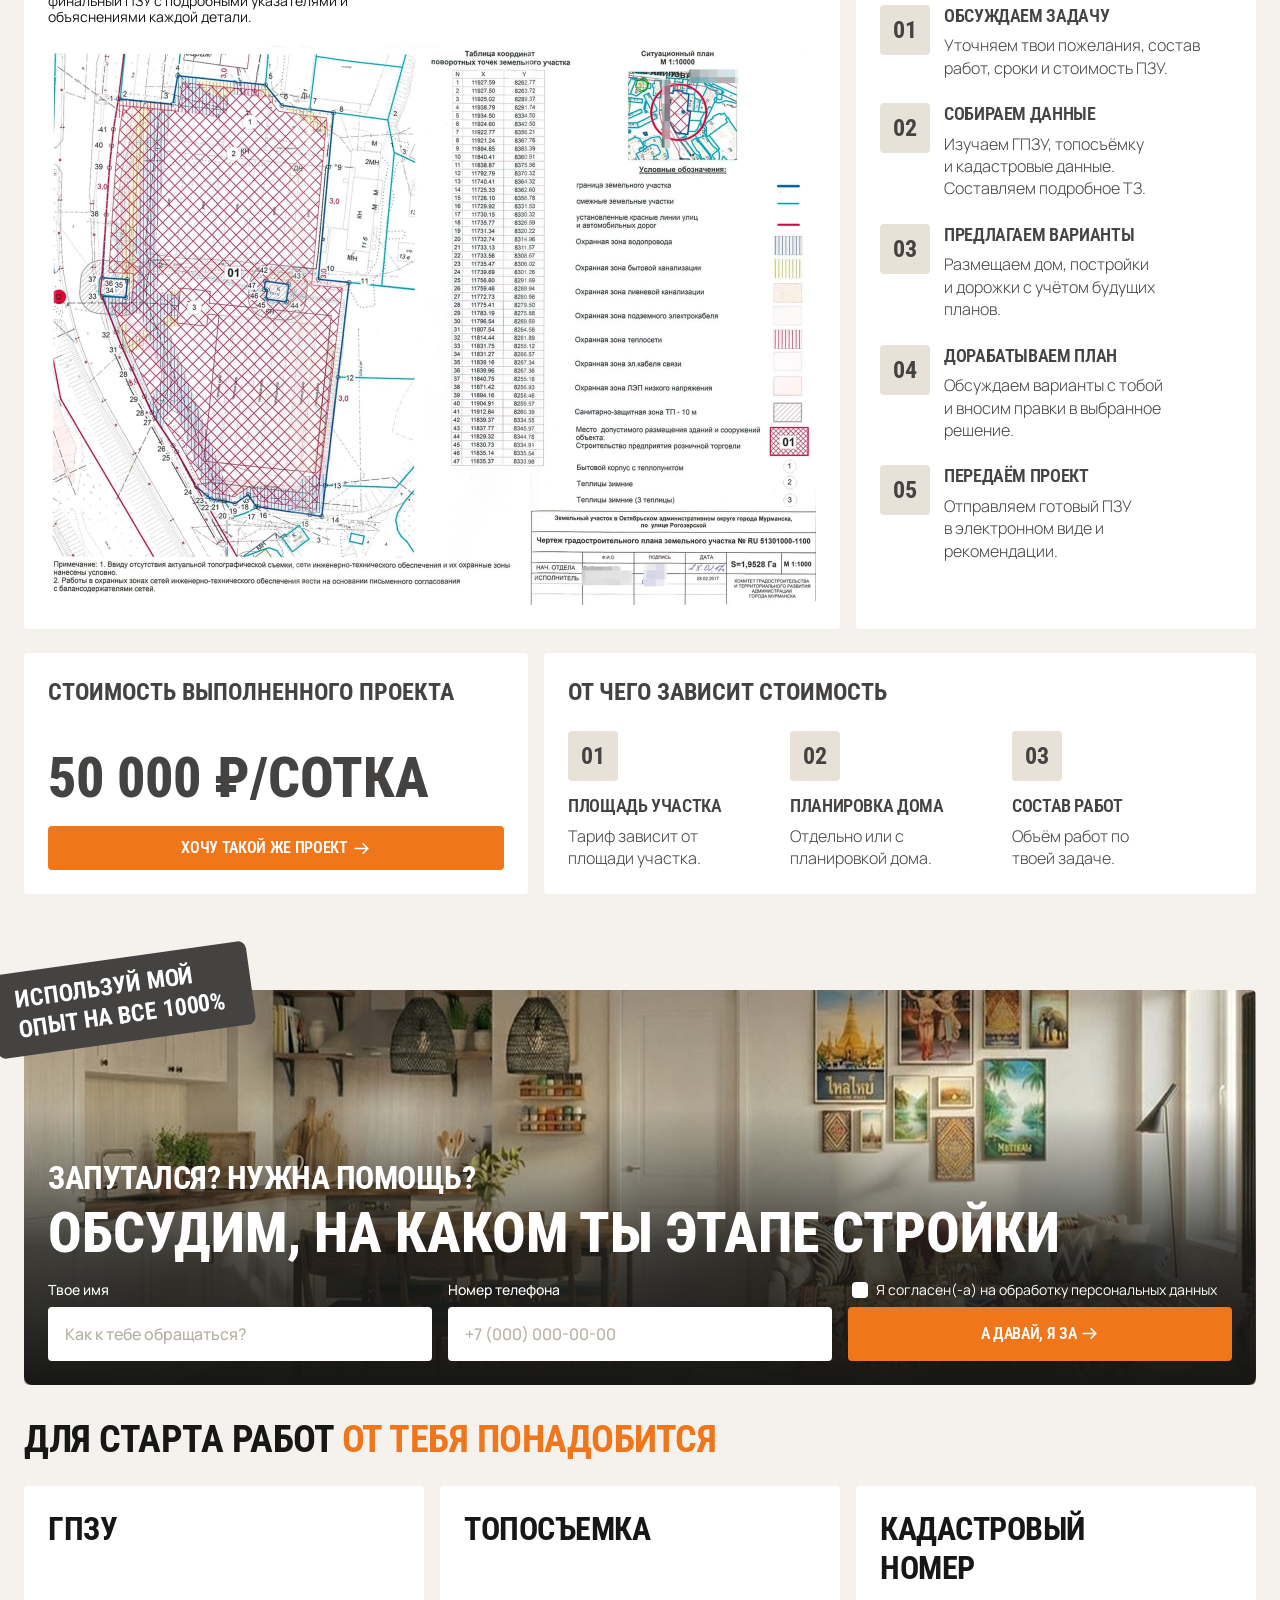
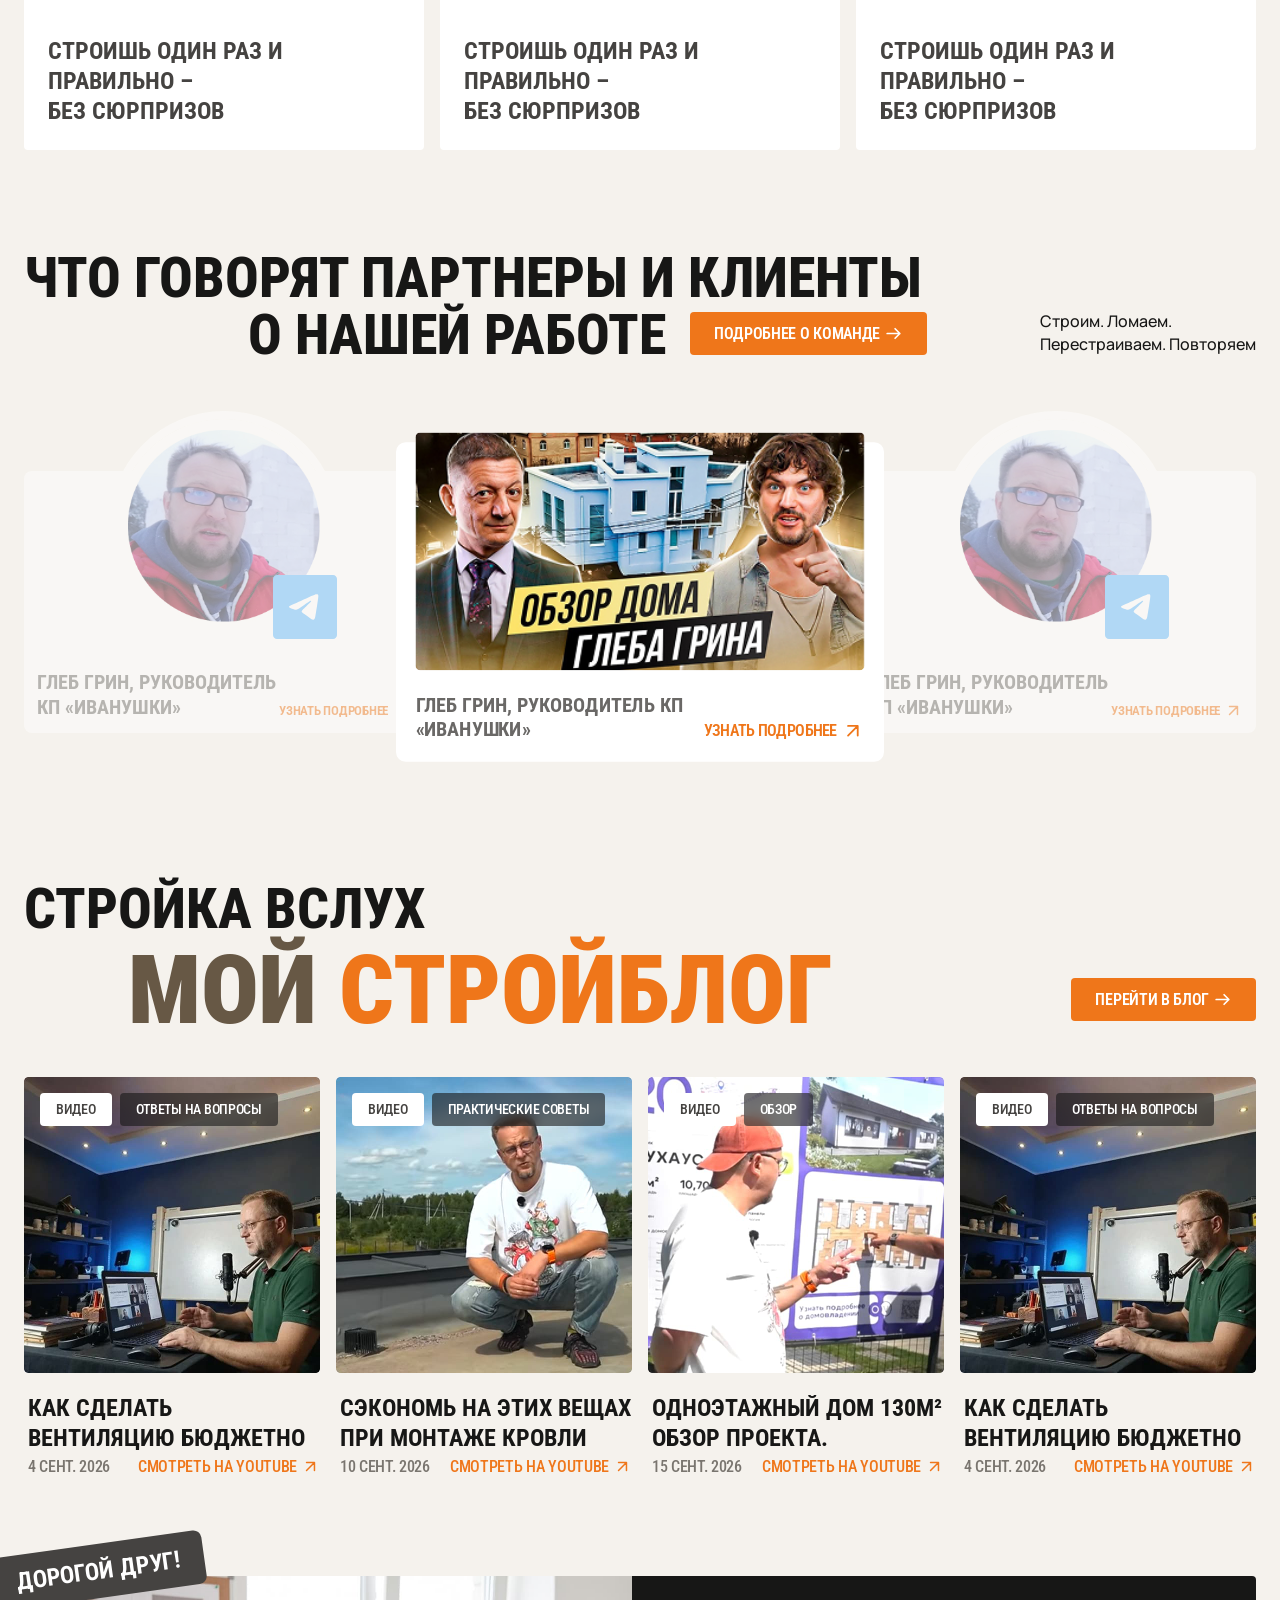
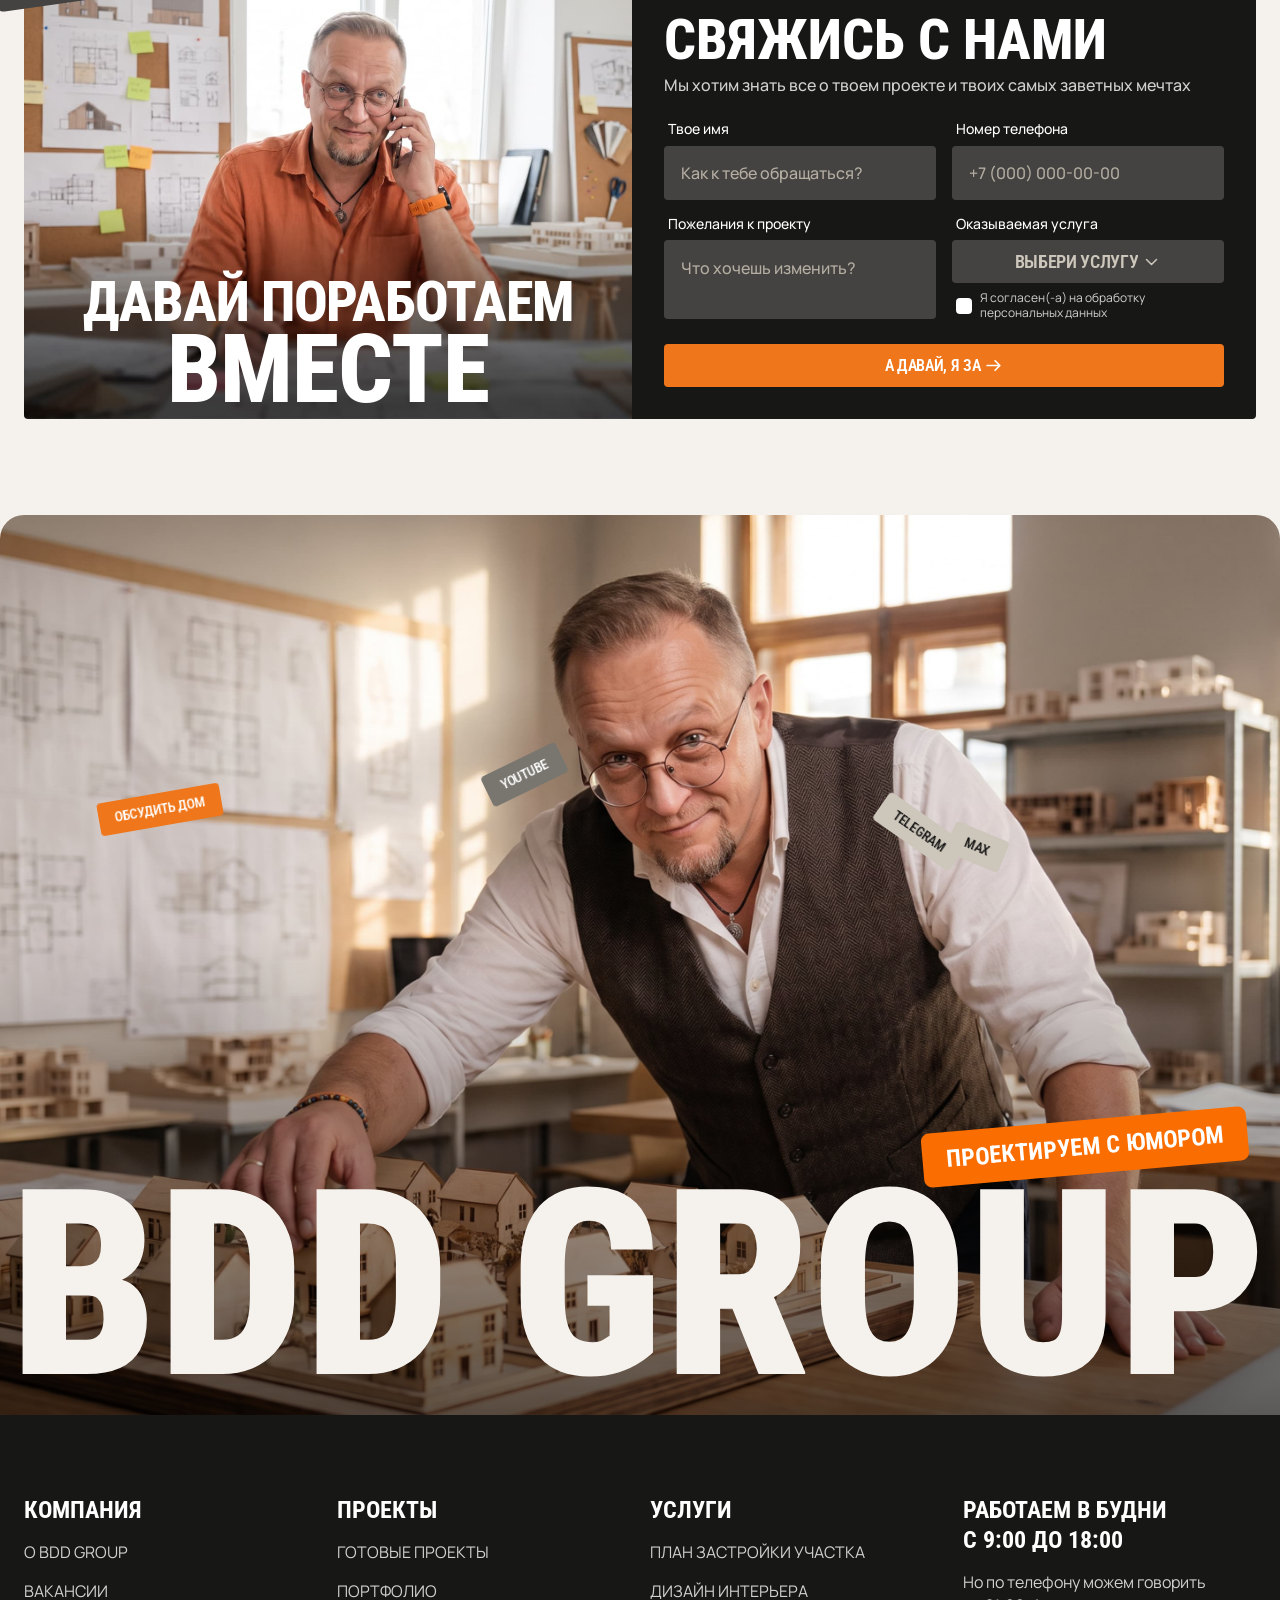
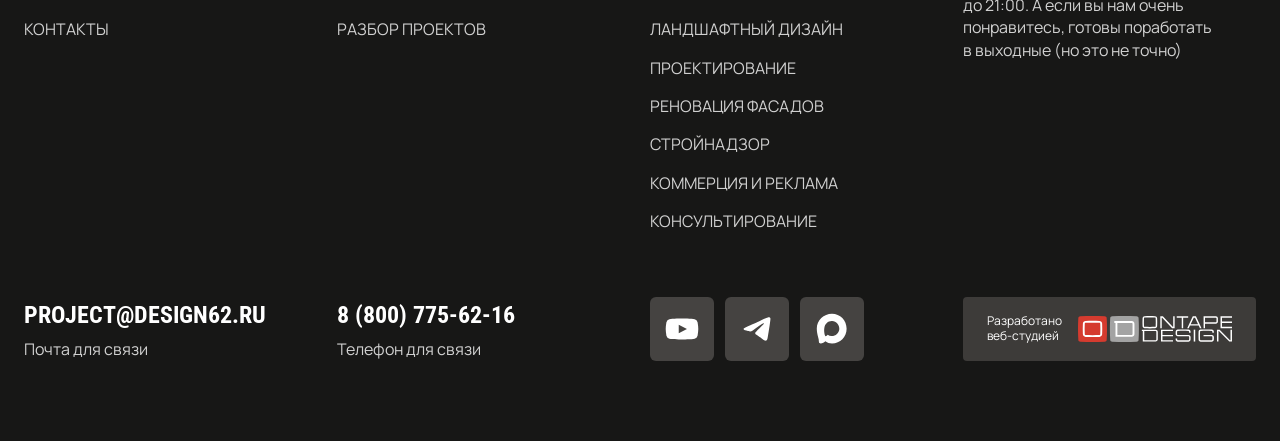
<file: service_page_pzu.html>
<!DOCTYPE html>
<html lang="en">

<head>
    <meta charset="UTF-8">
    <meta name="viewport" content="width=device-width, initial-scale=1.0">
    <title>План застройки участка</title>
    <link rel="stylesheet" href="https://cdn.jsdelivr.net/npm/swiper@11.1.14/swiper-bundle.min.css">
    <link rel="stylesheet" href="assets/style/style.css">
    <link rel="stylesheet" href="assets/style/service.css">
    <link rel="stylesheet" href="assets/style/blog.css">
    <link rel="stylesheet" href="assets/style/catalog.css">
</head>

<body>
    <header class="header">
        <div class="header_container">
            <div class="header_logo">
                <a href="./index.html" class="header_logo__image">
                    <img src="assets/images/logo/bdd_logo_ru.svg" alt="Логотип">
                </a>
            </div>
            <nav class="header_nav header_rc" id="header-nav">
                <a href="./services.html" class="header_link mobile">Все услуги</a>
                <div class="header_nav__item header_dropdown">

                    <button type="button" class="header_link header_dropdown__toggle" aria-expanded="false"
                        aria-controls="services-menu">
                        Услуги
                        <svg xmlns="http://www.w3.org/2000/svg" width="20" height="20" viewBox="0 0 17 17" fill="none"
                            aria-hidden="true">
                            <path d="M3.5 6.5L8.5 11.5L13.5 6.5" stroke="currentColor" stroke-width="1.5"
                                stroke-linecap="round" stroke-linejoin="round" />
                        </svg>
                    </button>

                    <div class="header_dropdown__panel" id="services-menu">
                        <ul class="header_dropdown__list header_medium_rc">
                            <li><a href="./service_page_pzu.html" class="header_dropdown__link is-active"
                                    data-img="assets/images/pzu/hero_section.jpg">План застройки участка</a></li>
                            <li><a href="./service_page_interior.html" class="header_dropdown__link"
                                    data-img="assets/images/interior/hero_section_interior.jpg">Дизайн интерьера</a>
                            </li>
                            <li><a href="/services/landscape/" class="header_dropdown__link"
                                    data-img="assets/images/interior/hero_section_interior.jpg">Ландшафтный дизайн</a>
                            </li>
                            <li><a href="./service_page_project.html" class="header_dropdown__link"
                                    data-img="assets/images/service_project/hero_section_project.jpg">Проектирование</a>
                            </li>
                            <li><a href="/services/facades/" class="header_dropdown__link"
                                    data-img="assets/images/service_project/hero_section_project.jpg">Реновация
                                    фасадов</a></li>
                            <li><a href="./service_page_supervision.html" class="header_dropdown__link"
                                    data-img="assets/images/supervision/hero_section.jpg">Стройнадзор</a></li>
                            <li><a href="./service_page_bddmedia.html" class="header_dropdown__link"
                                    data-img="assets/images/bddmedia/hero_section.jpg">Коммерция и реклама</a></li>
                            <li><a href="/services/consulting/" class="header_dropdown__link"
                                    data-img="assets/images/supervision/hero_section.jpg">Консультирование</a></li>
                        </ul>

                        <div class="header_dropdown__media"></div>
                    </div>
                </div>

                <a href="./about.html" class="header_link">О компании</a>
                <a href="./portfolio.html" class="header_link">Портфолио</a>
                <a href="./projects.html" class="header_link">Готовые проекты</a>
                <a href="./blog.html" class="header_link">Блог</a>
                <a href="./contacts.html" class="header_link">Контакты</a>
                <div class="header_nav__footer">
                    <button type="button" class="primary_btn orange_btn header_nav__cta tertiary_btn">
                        Заказать проект
                    </button>
                </div>
            </nav>
            <div class="header_buttons">
                <ul class="header_contacts">
                    <li>
                        <a href="tel:+70000000000" class="header_contact" aria-label="Позвонить">
                            <svg xmlns="http://www.w3.org/2000/svg" width="19" height="19" viewBox="0 0 19 19"
                                fill="none">
                                <path
                                    d="M6.63439 7.0089C7.18538 8.15654 7.93653 9.2321 8.88772 10.1834C9.83899 11.1346 10.9146 11.8858 12.0622 12.4368C12.1609 12.4841 12.2103 12.5079 12.2727 12.5261C12.4947 12.5907 12.7672 12.5443 12.9551 12.4097C13.0081 12.3718 13.0533 12.3266 13.1438 12.2361C13.4206 11.9592 13.559 11.8209 13.6981 11.7304C14.2229 11.3892 14.8995 11.3892 15.4243 11.7304C15.5635 11.8209 15.7018 11.9592 15.9786 12.2361L16.1328 12.3903C16.5536 12.8111 16.7639 13.0214 16.8782 13.2474C17.1055 13.6966 17.1055 14.2273 16.8782 14.6766C16.7639 14.9025 16.5536 15.1129 16.1328 15.5336L16.0081 15.6584C15.5888 16.0777 15.3792 16.2874 15.0941 16.4474C14.7778 16.6251 14.2866 16.7529 13.9238 16.7517C13.597 16.7508 13.3735 16.6874 12.9266 16.5606C10.5252 15.8789 8.25914 14.593 6.36869 12.7025C4.4782 10.812 3.19216 8.54588 2.51056 6.14447C2.38373 5.69762 2.32031 5.47419 2.31934 5.14727C2.31826 4.78452 2.446 4.2933 2.62367 3.97702C2.78378 3.69199 2.99342 3.48235 3.41271 3.06306L3.5375 2.93827C3.95823 2.51755 4.1686 2.30718 4.39452 2.19291C4.84384 1.96565 5.37446 1.96565 5.82378 2.19291C6.04971 2.30718 6.26008 2.51755 6.6808 2.93827L6.83507 3.09254C7.11184 3.36931 7.25023 3.5077 7.3407 3.64685C7.68191 4.17165 7.68191 4.84819 7.3407 5.37298C7.25023 5.51213 7.11184 5.65052 6.83507 5.92729C6.74458 6.01779 6.69933 6.06304 6.66145 6.11593C6.52686 6.30389 6.48039 6.57643 6.54509 6.79838C6.56329 6.86084 6.58699 6.91019 6.63439 7.0089Z"
                                    fill="#171716" />
                            </svg>
                        </a>
                    </li>
                    <li>
                        <a href="https://t.me/username" class="header_contact" target="_blank" rel="noopener"
                            aria-label="Telegram">
                            <svg xmlns="http://www.w3.org/2000/svg" width="19" height="19" viewBox="0 0 19 19"
                                fill="none">
                                <path
                                    d="M3.03117 8.59642C7.05769 6.76182 9.74268 5.55233 11.0861 4.96797C14.9219 3.2995 15.7189 3.00967 16.2384 3.0001C16.3527 2.998 16.6082 3.02761 16.7737 3.16804C16.9134 3.28661 16.9518 3.44679 16.9702 3.55921C16.9886 3.67163 17.0115 3.92773 16.9933 4.12784C16.7855 6.41185 15.8861 11.9545 15.4285 14.5127C15.2349 15.5951 14.8536 15.958 14.4845 15.9936C13.6824 16.0707 13.0734 15.4392 12.2965 14.9067C11.0809 14.0733 10.3941 13.5545 9.21409 12.7413C7.8504 11.8015 8.73442 11.285 9.51159 10.4409C9.71497 10.22 13.249 6.8583 13.3174 6.55334C13.326 6.5152 13.3339 6.37304 13.2532 6.29797C13.1724 6.2229 13.0532 6.24857 12.9672 6.26899C12.8453 6.29792 10.9033 7.64029 7.14115 10.2961C6.58991 10.6919 6.09062 10.8848 5.64327 10.8747C5.15011 10.8635 4.20146 10.5831 3.49623 10.3433C2.63124 10.0493 1.94377 9.89383 2.00363 9.39445C2.03481 9.13434 2.37733 8.86833 3.03117 8.59642Z"
                                    fill-rule="evenodd" clip-rule="evenodd" fill="#171716" />
                            </svg>
                        </a>
                    </li>
                    <li>
                        <a href="https://max.ru/username" class="header_contact" target="_blank" rel="noopener"
                            aria-label="Max">
                            <svg xmlns="http://www.w3.org/2000/svg" width="19" height="19" viewBox="0 0 38 38"
                                fill="none">
                                <path
                                    d="M19.0248 35.0944C15.7535 35.0944 14.2333 34.6169 11.5909 32.7066C9.91943 34.8556 4.62657 36.5351 4.39572 33.6617C4.39572 31.5048 3.91817 29.6822 3.37694 27.6924C2.73225 25.2409 2 22.5109 2 18.5552C2 9.10758 9.7523 2 18.9372 2C28.1301 2 35.3332 9.45779 35.3332 18.6427C35.3641 27.6856 28.0676 35.0462 19.0248 35.0944ZM19.1601 10.1661C14.687 9.93535 11.2008 13.0315 10.4288 17.8866C9.79208 21.906 10.9223 26.8009 11.8853 27.0556C12.347 27.167 13.509 26.2279 14.2333 25.5036C15.431 26.3309 16.8256 26.8279 18.2766 26.9442C22.9115 27.1671 26.8718 23.6386 27.183 19.0089C27.3641 14.3693 23.7956 10.4396 19.1601 10.1741V10.1661Z"
                                    fill-rule="evenodd" clip-rule="evenodd" fill="#171716" />
                            </svg>
                        </a>
                    </li>
                </ul>

                <span class="header_divider" aria-hidden="true"></span>

                <button type="button" class="header_cta tertiary_btn">Заказать проект</button>
                <button type="button" class="header_burger" aria-label="Открыть меню" aria-expanded="false"
                    aria-controls="header-nav">
                    <span></span>
                    <span></span>
                    <span></span>
                </button>
            </div>
        </div>
    </header>
    <main>
        <section class="hero_section service pzu">
            <div class="hero_image_bg">
                <img class="hero_image cover" src="./assets/images/pzu/hero_section.jpg" alt="Главный экран">
            </div>
            <div class="hero_block">
                <div class="hero_block_content container">
                    <nav class="hero_breadcrumbs h4_rc" aria-label="Хлебные крошки">
                        <ol>
                            <li><a href="/">Главная</a></li>
                            >
                            <li aria-current="page">Услуги</li>
                            >
                            <li aria-current="page">План застройки участка</li>
                        </ol>
                    </nav>
                    <div class="hero_title">
                        <h1 class="hero_black_rc service_page">
                            ПЗУ
                        </h1>
                        <h1 class="hero_black_rc mobile">
                            План застройки участка
                        </h1>
                        <div class="hero_chip chip orange_chip">
                            <h4 class="h4_rc">Первые шаги в стройке</h4>
                        </div>
                        <span class="hero_subtitle h3_rc">План застройки участка</span>
                        <a href="#" class="hero_btn primary_btn orange_btn">Запросить консультацию</a>
                    </div>
                </div>
            </div>
        </section>
        <section class="about section">
            <div class="container">
                <div class="section_top">
                    <h2 class="section_title h2_rc">Что это такое <span>и для чего нужно</span></h2>
                    <p class="section_desription section_desription_service body_medium_mr">
                        Перед началом строительства этап ПЗУ самый важный – помни!
                    </p>
                </div>

                <div class="explanation_cards">
                    <div class="explanation_text_blocks">
                        <div class="explanation_card card">
                            <h5 class="explanation_subtitle h5_rc">План застройки участка - это</h5>
                            <div class="explanation_content">
                                <h4 class="explanation_title h4_rc">основа для любого строительства&nbsp;на участке.
                                </h4>
                                <p class="explanation_caption caption_reg_mr">ПЗУ задаёт рамки для будущего проекта: где
                                    и что можно строить, как расположить дом на участке. Если проект уже есть — мы
                                    встроим его в план участка.
                                </p>
                            </div>
                        </div>
                        <div class="explanation_card card">
                            <h5 class="explanation_subtitle h5_rc">Реально важно понимать, что</h5>
                            <div class="explanation_content">
                                <h4 class="explanation_title h4_rc">От того, как спланировать участок, будет зависеть
                                    планировка дома.
                                </h4>
                                <p class="explanation_caption pzu caption_reg_mr">Надо учесть, то что появится «завтра».
                                    <br> Логистика по участку или дому, виды из окна, ландшафтный дизайн и общую
                                    концепцию развития участка в перспективе его развития.
                                </p>
                            </div>
                            <a href="" class="primary_btn orange_btn explanation_btn">Запросить консультацию</a>
                        </div>
                    </div>
                    <div class="explanation_image_block">
                        <div class="explanation_image_cover">
                            <img class="explanation_image_bg cover" src="./assets/images/pzu/pzu_explan.jpg" alt="">
                            <img class="explanation_image_person pzu" src="./assets/images/pzu/pzu_person.png" alt="">
                        </div>
                        <div class="bottom_content">
                            <div class="bottom_information">
                                <h4 class="bottom_content_title h4_rc">УЧАСТОК ПОД ДОМ: с чего начать?</h4>
                                <a href="" class="bottom_content_button body_medium_mr">Смотреть видео на YouTube</a>
                            </div>
                            <img src="./assets/images/pzu/video_pzu.jpg" alt="" class="bottom_content_image">
                        </div>
                    </div>
                </div>
            </div>
        </section>
        <section class="advantages section">
            <div class="container">
                <div class="section_top">
                    <h2 class="section_title h2_rc">Что ты получишь <br class="br-mob">от ПЗУ <span>прямо
                            сейчас</span></h2>
                </div>

                <div class="advantages_cards">
                    <div class="advantage_card card">
                        <h2 class="advantage_title h2_rc">
                            Точная смета
                        </h2>
                        <p class="advantage_description h5_rc">Знаешь стоимость стройки до первого кирпича</p>
                    </div>
                    <div class="advantage_card card">
                        <p class="advantage_description h5_rc">Расстановка зданий, подъездов и зон отдыха</p>
                        <h2 class="advantage_title h4_rc">
                            Каждый метр на своём месте
                        </h2>
                    </div>
                    <div class="advantage_card card">
                        <h2 class="advantage_title h2_rc">
                            Все сети на месте
                        </h2>
                        <p class="advantage_description h5_rc">Вода, газ, свет, канализация – всё продумано</p>
                    </div>
                    <div class="advantage_card card">
                        <h2 class="advantage_title h4_rc">
                            Ноль переделок
                        </h2>
                        <p class="advantage_description h5_rc">Строишь один раз и правильно – без&nbsp;сюрпризов</p>
                    </div>
                </div>
            </div>
        </section>
        <section class="portfolio_section section">
            <div class="container">
                <div class="section_top">
                    <h2 class="section_title h2_rc">
                        Проекты в портфолио <span>план застройки участка</span>
                    </h2>
                </div>

                <div class="portfolio_slider">

                    <div class="swiper portfolio_swiper">
                        <div class="swiper-wrapper">
                            <a href="./case_page_design.html" class="portfolio_card swiper-slide">
                                <div class="portfolio_card__image">
                                    <div class="portfolio_card__media">
                                        <img src="./assets/images/service_page/portfolio.jpg" alt="" class="cover">
                                        <div class="card__tags">
                                            <span class="chip chip_light_filled tabs_medium_rc">Интерьер</span>
                                            <span class="chip chip_dark_filled tabs_medium_rc">2026</span>
                                        </div>
                                        <div class="portfolio_card__task">
                                            <span class="portfolio_card__task-label buttons_semibold_rc">Задача</span>
                                            <p class="portfolio_card__task-text tabs_medium_rc">
                                                Дом для программиста с бетонной отделкой и открытыми коммуникациями в
                                                интерьере
                                            </p>
                                        </div>
                                    </div>
                                </div>

                                <div class="portfolio_card__content">
                                    <h3 class="portfolio_card__title h4_rc">Трешка в Котельниках</h3>
                                    <ul class="portfolio_card__meta buttons_medium_rc">
                                        <li>90 м²</li>
                                        <li>4 месяца</li>
                                        <li>Дизайн + комплектация</li>
                                    </ul>
                                </div>
                            </a>
                            <a href="./case_page_design.html" class="portfolio_card swiper-slide">
                                <div class="portfolio_card__image">
                                    <div class="portfolio_card__media">
                                        <img src="./assets/images/service_page/portfolio.jpg" alt="" class="cover">
                                        <div class="card__tags">
                                            <span class="chip chip_light_filled tabs_medium_rc">Интерьер</span>
                                            <span class="chip chip_dark_filled tabs_medium_rc">2026</span>
                                        </div>
                                        <div class="portfolio_card__task">
                                            <span class="portfolio_card__task-label buttons_semibold_rc">Задача</span>
                                            <p class="portfolio_card__task-text tabs_medium_rc">
                                                Дом для программиста с бетонной отделкой и открытыми коммуникациями в
                                                интерьере
                                            </p>
                                        </div>
                                    </div>
                                </div>

                                <div class="portfolio_card__content">
                                    <h3 class="portfolio_card__title h4_rc">Трешка в Котельниках</h3>
                                    <ul class="portfolio_card__meta buttons_medium_rc">
                                        <li>90 м²</li>
                                        <li>4 месяца</li>
                                        <li>Дизайн + комплектация</li>
                                    </ul>
                                </div>
                            </a>
                            <a href="./case_page_design.html" class="portfolio_card swiper-slide">
                                <div class="portfolio_card__image">
                                    <div class="portfolio_card__media">
                                        <img src="./assets/images/service_page/portfolio.jpg" alt="" class="cover">
                                        <div class="card__tags">
                                            <span class="chip chip_light_filled tabs_medium_rc">Интерьер</span>
                                            <span class="chip chip_dark_filled tabs_medium_rc">2026</span>
                                        </div>
                                        <div class="portfolio_card__task">
                                            <span class="portfolio_card__task-label buttons_semibold_rc">Задача</span>
                                            <p class="portfolio_card__task-text tabs_medium_rc">
                                                Дом для программиста с бетонной отделкой и открытыми коммуникациями в
                                                интерьере
                                            </p>
                                        </div>
                                    </div>
                                </div>

                                <div class="portfolio_card__content">
                                    <h3 class="portfolio_card__title h4_rc">Трешка в Котельниках</h3>
                                    <ul class="portfolio_card__meta buttons_medium_rc">
                                        <li>90 м²</li>
                                        <li>4 месяца</li>
                                        <li>Дизайн + комплектация</li>
                                    </ul>
                                </div>
                            </a>
                            <a href="./case_page_design.html" class="portfolio_card swiper-slide">
                                <div class="portfolio_card__image">
                                    <div class="portfolio_card__media">
                                        <img src="./assets/images/service_page/portfolio.jpg" alt="" class="cover">
                                        <div class="card__tags">
                                            <span class="chip chip_light_filled tabs_medium_rc">Интерьер</span>
                                            <span class="chip chip_dark_filled tabs_medium_rc">2026</span>
                                        </div>
                                        <div class="portfolio_card__task">
                                            <span class="portfolio_card__task-label buttons_semibold_rc">Задача</span>
                                            <p class="portfolio_card__task-text tabs_medium_rc">
                                                Дом для программиста с бетонной отделкой и открытыми коммуникациями в
                                                интерьере
                                            </p>
                                        </div>
                                    </div>
                                </div>

                                <div class="portfolio_card__content">
                                    <h3 class="portfolio_card__title h4_rc">Трешка в Котельниках</h3>
                                    <ul class="portfolio_card__meta buttons_medium_rc">
                                        <li>90 м²</li>
                                        <li>4 месяца</li>
                                        <li>Дизайн + комплектация</li>
                                    </ul>
                                </div>
                            </a>
                        </div>
                    </div>
                    <button type="button" class="slider_arrow slider_arrow__prev portfolio_arrow__prev"
                        aria-label="Назад"><svg xmlns="http://www.w3.org/2000/svg" width="51" height="51"
                            viewBox="0 0 51 51" fill="none">
                            <path d="M30.5 41.5L15.5 26.5L30.5 11.5" stroke="#171716" stroke-width="4.5"
                                stroke-linecap="round" stroke-linejoin="round" />
                        </svg></button>
                    <button type="button" class="slider_arrow slider_arrow__next portfolio_arrow__next"
                        aria-label="Вперёд"><svg xmlns="http://www.w3.org/2000/svg" width="51" height="51"
                            viewBox="0 0 51 51" fill="none">
                            <path d="M30.5 41.5L15.5 26.5L30.5 11.5" stroke="#171716" stroke-width="4.5"
                                stroke-linecap="round" stroke-linejoin="round" />
                        </svg></button>
                </div>
            </div>
        </section>
        <section class="completed_work section">
            <div class="container">
                <div class="section_top">
                    <h2 class="section_title h2_rc">Рассмотрим пример <span>выполненной работы</span></h2>
                </div>

                <div class="information_work_cards">
                    <div class="information_work_top">
                        <div class="work_plan card">
                            <div class="work_plan_title">
                                <div class="buttons_medium_rc">Пример плана застройки участка</div>
                                <p class="caption_reg_mr">Предлагаем посмотреть, как может выглядеть
                                    ваш финальный ПЗУ с подробными указателями
                                    и объяснениями каждой детали.</p>
                            </div>
                            <img src="./assets/images/pzu/pzu.jpg" alt="" class="work_plan_image cover">
                        </div>
                        <div class="work_points_cards card">
                            <h5 class="work_points_title h5_rc">
                                Как мы работаем
                            </h5>
                            <div class="work_points">
                                <div class="text_block__v1">
                                    <h5 class="number h5_rc">01</h5>
                                    <div class="text_block__v1_info">
                                        <p class="point_title header_button_rc">Обсуждаем задачу</p>
                                        <p class="point_description body_medium_mr">Уточняем твои пожелания, состав
                                            работ,
                                            сроки и стоимость ПЗУ.</p>
                                    </div>
                                </div>
                                <div class="text_block__v1">
                                    <h5 class="number h5_rc">02</h5>
                                    <div class="text_block__v1_info">
                                        <p class="point_title header_button_rc">Собираем данные</p>
                                        <p class="point_description body_medium_mr">Изучаем ГПЗУ, топосъёмку
                                            и&nbsp;кадастровые
                                            данные. Составляем подробное ТЗ.</p>
                                    </div>
                                </div>
                                <div class="text_block__v1">
                                    <h5 class="number h5_rc">03</h5>
                                    <div class="text_block__v1_info">
                                        <p class="point_title header_button_rc">Предлагаем варианты</p>
                                        <p class="point_description body_medium_mr">Размещаем дом, постройки
                                            и&nbsp;дорожки с
                                            учётом будущих планов.</p>
                                    </div>
                                </div>
                                <div class="text_block__v1">
                                    <h5 class="number h5_rc">04</h5>
                                    <div class="text_block__v1_info">
                                        <p class="point_title header_button_rc">Дорабатываем план</p>
                                        <p class="point_description body_medium_mr">Обсуждаем варианты с тобой
                                            и&nbsp;вносим
                                            правки в выбранное решение.</p>
                                    </div>
                                </div>
                                <div class="text_block__v1">
                                    <h5 class="number h5_rc">05</h5>
                                    <div class="text_block__v1_info">
                                        <p class="point_title header_button_rc">Передаём проект</p>
                                        <p class="point_description body_medium_mr">Отправляем готовый ПЗУ
                                            в&nbsp;электронном
                                            виде и рекомендации.</p>
                                    </div>
                                </div>
                            </div>
                        </div>
                    </div>
                    <div class="price_cards">
                        <div class="total_cost card">
                            <h5 class="total_cost_title h5_rc">Стоимость выполненного проекта</h5>
                            <div class="cost_btn">
                                <h2 class="cost h2_rc">50 000 <span>₽/сотка</span></h2>
                                <button class="primary_btn orange_btn">Хочу такой же проект</button>
                            </div>
                        </div>
                        <div class="price_factors_block card">
                            <h5 class="price_factors_title h5_rc">От чего зависит стоимость</h5>
                            <div class="price_factors">
                                <div class="text_block__v1">
                                    <h5 class="number h5_rc">01</h5>
                                    <div class="text_block__v1_info">
                                        <p class="point_title header_button_rc">Площадь участка</p>
                                        <p class="point_description body_medium_mr">Тариф зависит от
                                            площади&nbsp;участка.</p>
                                    </div>
                                </div>
                                <div class="text_block__v1">
                                    <h5 class="number h5_rc">02</h5>
                                    <div class="text_block__v1_info">
                                        <p class="point_title header_button_rc">Планировка дома</p>
                                        <p class="point_description body_medium_mr">Отдельно или с
                                            планировкой&nbsp;дома.</p>
                                    </div>
                                </div>
                                <div class="text_block__v1">
                                    <h5 class="number h5_rc">03</h5>
                                    <div class="text_block__v1_info">
                                        <p class="point_title header_button_rc">Состав работ</p>
                                        <p class="point_description body_medium_mr">Объём работ по твоей&nbsp;задаче.
                                        </p>
                                    </div>
                                </div>
                            </div>
                        </div>
                    </div>
                </div>
            </div>
        </section>
        <section class="consult section main">
            <div class="container">
                <div class="consult_banner">
                    <div class="plaque">
                        <h5 class="plaque_text h5_rc m_buttons_semibold_rc">Используй мой опыт на все 1000%</h5>
                    </div>

                    <div class="consult_media">
                        <img src="./assets/images/feedback/cta.jpg" alt="" class="cover">
                    </div>

                    <div class="consult_content">
                        <div class="consult_head">
                            <p class="consult_pretitle h4_rc">Запутался? <br class="br-mob">Нужна помощь?</p>
                            <h2 class="consult_title h2_rc">Обсудим, на каком ты этапе стройки</h2>
                        </div>

                        <form action="" class="consult_form">
                            <label class="field">
                                <span class="field_label cta_label caption_medium_mr">Твое имя</span>
                                <input type="text" name="name" class="field_input field_input__light body_medium_mr"
                                    placeholder="Как к тебе обращаться?">
                            </label>

                            <label class="field">
                                <span class="field_label cta_label caption_medium_mr">Номер телефона</span>
                                <input type="tel" name="phone" class="field_input field_input__light body_medium_mr"
                                    placeholder="+7 (000) 000-00-00">
                            </label>

                            <div class="field">
                                <label class="checkbox cta_label caption_reg_mr micro_mr_m">
                                    <input type="checkbox" name="agree" class="checkbox_input" required>
                                    <span class="checkbox_box"></span>
                                    Я согласен(-а) на обработку персональных данных
                                </label>
                                <button type="submit" class="primary_btn orange_btn consult_btn">А давай, я за</button>
                            </div>
                        </form>
                    </div>
                </div>

                <h2 class="requirements_title h4_rc">Для старта работ <span><br class="br-mob">от тебя
                        понадобится</span></h2>

                <div class="swiper requirements_swiper">
                    <div class="swiper-wrapper requirements_cards">
                        <div class="swiper-slide requirement_card card">
                            <h3 class="requirement_title h4_rc">ГПЗУ</h3>
                            <p class="requirement_description h5_rc">Строишь один раз и правильно – без&nbsp;сюрпризов
                            </p>
                        </div>
                        <div class="swiper-slide requirement_card card">
                            <h3 class="requirement_title h4_rc">Топосъемка</h3>
                            <p class="requirement_description h5_rc">Строишь один раз и правильно – без&nbsp;сюрпризов
                            </p>
                        </div>
                        <div class="swiper-slide requirement_card card">
                            <h3 class="requirement_title h4_rc">Кадастровый номер</h3>
                            <p class="requirement_description h5_rc">Строишь один раз и правильно – без&nbsp;сюрпризов
                            </p>
                        </div>
                    </div>
                </div>
            </div>
        </section>

        <section class="reviews_section section">
            <div class="container">
                <div class="section_top reviews_top">
                    <div class="reviews_heading">
                        <h2 class="reviews_title h2_rc">
                            <span class="reviews_title__line">Что говорят <br class="br-mob"> партнеры и
                                клиенты</span>
                            <span class="reviews_title__line reviews_title__line--second">о нашей работе</span>
                        </h2>
                        <a href="#" class="primary_btn orange_btn reviews_btn">Подробнее о команде</a>
                    </div>
                    <p class="reviews_desc body_medium_mr">Строим. Ломаем.<br>Перестраиваем. Повторяем</p>
                </div>

                <div class="reviews_slider">
                    <div class="swiper reviews_swiper">
                        <div class="swiper-wrapper">
                            <article class="swiper-slide review_card">
                                <a href="https://youtube.com/..." class=" review_card__media--video" target="_blank"
                                    rel="noopener">
                                    <img src="./assets/images/main/review.jpg" alt="Обзор дома Глеба Грина"
                                        class="cover">
                                </a>
                                <div class="review_card__footer">
                                    <p class="review_card__name h5_rc">Глеб Грин, руководитель КП «Иванушки»</p>
                                    <a href="#" class="review_card__link  buttons_semibold_rc">Узнать подробнее</a>
                                </div>
                            </article>

                            <article class="swiper-slide review_card">
                                <div class="review_card__media review_card__media--avatar">
                                    <div class="review_card__avatar">
                                        <img src="./assets/images/main/avatar.jpg" alt="Глеб Грин" class="cover">
                                        <span class="review_card__badge">
                                            <img src="./assets/icons/tg.svg" alt="Telegram">
                                        </span>
                                    </div>
                                </div>
                                <div class="review_card__footer">
                                    <p class="review_card__name h5_rc">Глеб Грин, руководитель КП «Иванушки»</p>
                                    <a href="#" class="review_card__link  buttons_semibold_rc">Узнать подробнее</a>
                                </div>
                            </article>
                        </div>
                    </div>

                    <button type="button" class="slider_arrow slider_arrow__prev reviews_arrow__prev"
                        aria-label="Назад">
                        <svg xmlns="http://www.w3.org/2000/svg" width="51" height="51" viewBox="0 0 51 51" fill="none">
                            <path d="M30.5 41.5L15.5 26.5L30.5 11.5" stroke="#171716" stroke-width="4.5"
                                stroke-linecap="round" stroke-linejoin="round" />
                        </svg> </button>
                    <button type="button" class="slider_arrow slider_arrow__next reviews_arrow__next"
                        aria-label="Вперёд">
                        <svg xmlns="http://www.w3.org/2000/svg" width="51" height="51" viewBox="0 0 51 51" fill="none">
                            <path d="M30.5 41.5L15.5 26.5L30.5 11.5" stroke="#171716" stroke-width="4.5"
                                stroke-linecap="round" stroke-linejoin="round" />
                        </svg> </button>
                </div>
            </div>
        </section>

        <section class="blog section">
            <div class="container">
                <div class="section_top">
                    <h2 class="blog_title">
                        <span class="h2_rc">Стройка вслух</span>
                        <span class="blog_title_big h1_rc">Мой <span class="blog_title_accent">стройблог</span></span>
                    </h2>
                    <a href="/blog/" class="primary_btn orange_btn blog_btn">Перейти в блог</a>
                </div>

                <div class="blog_slider">

                    <div class="swiper blog_swiper">
                        <div class="swiper-wrapper">
                            <article class="swiper-slide blog_card">
                                <a href="#" class="blog_card__image">
                                    <img src="./assets/images/service_page/blog1-4.jpg" alt="" class="cover">
                                    <div class="card__tags">
                                        <span class="chip chip_light_filled tabs_medium_rc">Видео</span>
                                        <span class="chip chip_dark_filled tabs_medium_rc">Ответы на вопросы</span>
                                    </div>
                                </a>
                                <div class="blog_card__content">
                                    <h3 class="blog_card__title h5_rc"><a href="#">Как сделать вентиляцию бюджетно</a>
                                    </h3>
                                    <div class="blog_card__meta tabs_medium_rc">
                                        <div class="date buttons_medium_rc">4 сент. 2026</div>
                                        <a href="#" class="blog_card__link buttons_medium_rc">Смотреть на YouTube</a>
                                    </div>
                                </div>
                            </article>

                            <article class="swiper-slide blog_card">
                                <a href="#" class="blog_card__image">
                                    <img src="./assets/images/service_page/blog2.jpg" alt="" class="cover">
                                    <div class="card__tags">
                                        <span class="chip chip_light_filled tabs_medium_rc">Видео</span>
                                        <span class="chip chip_dark_filled tabs_medium_rc">Практические советы</span>
                                    </div>
                                </a>
                                <div class="blog_card__content">
                                    <h3 class="blog_card__title h5_rc"><a href="#">Сэкономь на этих вещах при монтаже
                                            кровли</a></h3>
                                    <div class="blog_card__meta tabs_medium_rc">
                                        <div class="date buttons_medium_rc">10 сент. 2026</div>
                                        <a href="#" class="blog_card__link buttons_medium_rc">Смотреть на YouTube</a>
                                    </div>
                                </div>
                            </article>

                            <article class="swiper-slide blog_card">
                                <a href="#" class="blog_card__image">
                                    <img src="./assets/images/service_page/blog3.jpg" alt="" class="cover">
                                    <div class="card__tags">
                                        <span class="chip chip_light_filled tabs_medium_rc">Видео</span>
                                        <span class="chip chip_dark_filled tabs_medium_rc">Обзор</span>
                                    </div>
                                </a>
                                <div class="blog_card__content">
                                    <h3 class="blog_card__title h5_rc"><a href="#">Одноэтажный дом 130м² Обзор
                                            проекта.</a></h3>
                                    <div class="blog_card__meta tabs_medium_rc">
                                        <div class="date buttons_medium_rc">15 сент. 2026</div>
                                        <a href="#" class="blog_card__link buttons_medium_rc">Смотреть на YouTube</a>
                                    </div>
                                </div>
                            </article>

                            <article class="swiper-slide blog_card">
                                <a href="#" class="blog_card__image">
                                    <img src="./assets/images/service_page/blog1-4.jpg" alt="" class="cover">
                                    <div class="card__tags">
                                        <span class="chip chip_light_filled tabs_medium_rc">Видео</span>
                                        <span class="chip chip_dark_filled tabs_medium_rc">Ответы на вопросы</span>
                                    </div>
                                </a>
                                <div class="blog_card__content">
                                    <h3 class="blog_card__title h5_rc"><a href="#">Как сделать вентиляцию бюджетно</a>
                                    </h3>
                                    <div class="blog_card__meta tabs_medium_rc">
                                        <div class="date buttons_medium_rc">4 сент. 2026</div>
                                        <a href="#" class="blog_card__link buttons_medium_rc">Смотреть на YouTube</a>
                                    </div>
                                </div>
                            </article>
                        </div>
                    </div>
                    <button type="button" class="slider_arrow blog_arrow blog_arrow__prev" aria-label="Назад"><svg
                            xmlns="http://www.w3.org/2000/svg" width="51" height="51" viewBox="0 0 51 51" fill="none">
                            <path d="M30.5 41.5L15.5 26.5L30.5 11.5" stroke="#171716" stroke-width="4.5"
                                stroke-linecap="round" stroke-linejoin="round" />
                        </svg></button>
                    <button type="button" class="slider_arrow blog_arrow blog_arrow__next" aria-label="Вперёд">
                        <svg xmlns="http://www.w3.org/2000/svg" width="51" height="51" viewBox="0 0 51 51" fill="none">
                            <path d="M30.5 41.5L15.5 26.5L30.5 11.5" stroke="#171716" stroke-width="4.5"
                                stroke-linecap="round" stroke-linejoin="round" />
                        </svg>
                    </button>
                </div>
            </div>
        </section>
        <section class="feedback section">
            <div class="container">
                <div class="feedback_block">
                    <div class="plaque">
                        <h5 class="plaque_text h5_rc">Дорогой друг!</h5>
                    </div>

                    <div class="feedback_media">
                        <img src="./assets/images/feedback/feedback_image.jpg" alt="" class="feedback_image cover">
                        <p class="feedback_slogan h2_rc">
                            Давай поработаем <span>вместе</span>
                        </p>
                    </div>

                    <form action="" class="feedback_form">
                        <div class="feedback_head">
                            <h2 class="feedback_title h2_rc">Свяжись с нами</h2>
                            <p class="feedback_subtitle body_medium_mr">Мы хотим знать все о твоем проекте и твоих самых
                                заветных мечтах</p>
                        </div>

                        <div class="feedback_fields">
                            <label class="field">
                                <span class="field_label caption_medium_mr">Твое имя</span>
                                <input type="text" name="name" class="field_input body_medium_mr"
                                    placeholder="Как к тебе обращаться?">
                            </label>

                            <label class="field">
                                <span class="field_label caption_medium_mr">Номер телефона</span>
                                <input type="tel" name="phone" class="field_input body_medium_mr"
                                    placeholder="+7 (000) 000-00-00">
                            </label>

                            <label class="field">
                                <span class="field_label caption_medium_mr">Пожелания к проекту</span>
                                <textarea name="message" class="field_input field_textarea body_medium_mr"
                                    placeholder="Что хочешь изменить?"></textarea>
                            </label>

                            <div class="field">
                                <label for="feedback_service" class="field_label caption_medium_mr">Оказываемая
                                    услуга</label>
                                <div class="field_input field_select header_button_rc">
                                    <span class="field_select__text">Выбери услугу</span>
                                    <select id="feedback_service" name="service" class="field_select__control">
                                        <option value="" disabled selected hidden>Выбери услугу</option>
                                        <option>Дизайн интерьера</option>
                                        <option>Проектирование</option>
                                        <option>Ландшафтный дизайн</option>
                                    </select>
                                </div>

                                <label class="checkbox feedback_checkbox">
                                    <input type="checkbox" name="agree" class="checkbox_input" required>
                                    <span class="checkbox_box"></span>
                                    <span class="checkbox_text micro_mr">Я согласен(-а) на обработку персональных
                                        данных</span>
                                </label>
                            </div>
                        </div>

                        <button type="submit" class="primary_btn orange_btn feedback_btn">
                            А давай, я за
                        </button>
                    </form>
                </div>
            </div>
        </section>
    </main>
    <footer>
        <div class="footer_media">
            <img class="footer_media_img cover" src="assets/images/service_page/footer.jpg" alt="Подвал">
            <div class="footer_media__content">
                <div class="footer_title_slogan">
                    <h2 class="footer_media__title">BDD GROUP</h2>
                    <div class="slogan_footer chip orange_chip">
                        <h5 class="h5_rc">Проектируем с юмором</h5>
                    </div>
                </div> <a href="/" class="footer_media__chip chip_1 tabs_medium_rc orange_chip">
                    Обсудить дом
                </a>
                <a href="/" class="footer_media__chip chip_2 tabs_medium_rc dark_chip">
                    YouTube
                </a>
                <a href="/" class="footer_media__chip chip_3 tabs_medium_rc grey_chip">
                    Telegram
                </a>
                <a href="/" class="footer_media__chip chip_4 tabs_medium_rc grey_chip">
                    Max
                </a>
            </div>
        </div>
        <div class="footer_bottom">
            <div class="container">
                <div class="footer_grid">
                    <nav class="footer_col" aria-label="Компания">
                        <p class="footer_col__title h5_rc">Компания</p>
                        <ul class="footer_col__list body_reg_mr">
                            <li><a href="/about/" class="footer_link">О BDD GROUP</a></li>
                            <li><a href="/vacancies/" class="footer_link">Вакансии</a></li>
                            <li><a href="/contacts/" class="footer_link">Контакты</a></li>
                        </ul>
                    </nav>

                    <nav class="footer_col" aria-label="Проекты">
                        <p class="footer_col__title h5_rc">Проекты</p>
                        <ul class="footer_col__list body_reg_mr">
                            <li><a href="/projects/" class="footer_link">Готовые проекты</a></li>
                            <li><a href="/portfolio/" class="footer_link">Портфолио</a></li>
                            <li><a href="/reviews/" class="footer_link">Разбор проектов</a></li>
                        </ul>
                    </nav>

                    <nav class="footer_col" aria-label="Услуги">
                        <p class="footer_col__title h5_rc">Услуги</p>
                        <ul class="footer_col__list body_reg_mr">
                            <li><a href="/service_page_pzu.html" class="footer_link">План застройки участка</a></li>
                            <li><a href="/service_page_interior.html" class="footer_link">Дизайн интерьера</a></li>
                            <li><a href="/services/landscape/" class="footer_link">Ландшафтный дизайн</a></li>
                            <li><a href="/service_page_project.html" class="footer_link">Проектирование</a></li>
                            <li><a href="/services/facades/" class="footer_link">Реновация фасадов</a></li>
                            <li><a href="/service_page_supervision.html" class="footer_link">Стройнадзор</a></li>
                            <li><a href="/service_page_bddmedia.html" class="footer_link">Коммерция и реклама</a></li>
                            <li><a href="/services/consulting/" class="footer_link">Консультирование</a></li>
                        </ul>
                    </nav>

                    <div class="footer_col">
                        <p class="footer_col__title h5_rc">Работаем в будни<br>с 9:00 до 18:00</p>
                        <p class="footer_col__text body_reg_mr">Но по телефону можем говорить до&nbsp;21:00. А если вы
                            нам
                            очень
                            понравитесь, готовы поработать в&nbsp;выходные (но это не точно)</p>
                    </div>

                    <div class="footer_contact">
                        <a href="mailto:project@design62.ru" class="footer_contact__value h5_rc">project@design62.ru</a>
                        <span class="footer_contact__label body_reg_mr">Почта для связи</span>
                    </div>

                    <div class="footer_contact">
                        <a href="tel:88007756216" class="footer_contact__value h5_rc">8 (800) 775-62-16</a>
                        <span class="footer_contact__label body_reg_mr">Телефон для связи</span>
                    </div>

                    <ul class="footer_socials">
                        <li>
                            <a href="https://youtube.com/@username" class="footer_social" target="_blank" rel="noopener"
                                aria-label="YouTube">
                                <svg viewBox="0 0 24 24" fill="currentColor" aria-hidden="true">
                                    <path fill-rule="evenodd"
                                        d="M23 7.2a3 3 0 0 0-2.1-2.1C19 4.6 12 4.6 12 4.6s-7 0-8.9.5A3 3 0 0 0 1 7.2 31 31 0 0 0 .5 12a31 31 0 0 0 .5 4.8 3 3 0 0 0 2.1 2.1c1.9.5 8.9.5 8.9.5s7 0 8.9-.5a3 3 0 0 0 2.1-2.1 31 31 0 0 0 .5-4.8 31 31 0 0 0-.5-4.8zM9.7 15V9l5.8 3-5.8 3z" />
                                </svg>
                            </a>
                        </li>
                        <li>
                            <a href="https://t.me/username" class="footer_social" target="_blank" rel="noopener"
                                aria-label="Telegram">
                                <svg viewBox="0 0 19 19" fill="currentColor" aria-hidden="true">
                                    <path fill-rule="evenodd"
                                        d="M3.03117 8.59642C7.05769 6.76182 9.74268 5.55233 11.0861 4.96797C14.9219 3.2995 15.7189 3.00967 16.2384 3.0001C16.3527 2.998 16.6082 3.02761 16.7737 3.16804C16.9134 3.28661 16.9518 3.44679 16.9702 3.55921C16.9886 3.67163 17.0115 3.92773 16.9933 4.12784C16.7855 6.41185 15.8861 11.9545 15.4285 14.5127C15.2349 15.5951 14.8536 15.958 14.4845 15.9936C13.6824 16.0707 13.0734 15.4392 12.2965 14.9067C11.0809 14.0733 10.3941 13.5545 9.21409 12.7413C7.8504 11.8015 8.73442 11.285 9.51159 10.4409C9.71497 10.22 13.249 6.8583 13.3174 6.55334C13.326 6.5152 13.3339 6.37304 13.2532 6.29797C13.1724 6.2229 13.0532 6.24857 12.9672 6.26899C12.8453 6.29792 10.9033 7.64029 7.14115 10.2961C6.58991 10.6919 6.09062 10.8848 5.64327 10.8747C5.15011 10.8635 4.20146 10.5831 3.49623 10.3433C2.63124 10.0493 1.94377 9.89383 2.00363 9.39445C2.03481 9.13434 2.37733 8.86833 3.03117 8.59642Z" />
                                </svg>
                            </a>
                        </li>
                        <li>
                            <a href="https://max.ru/username" class="footer_social" target="_blank" rel="noopener"
                                aria-label="Max">
                                <svg viewBox="0 0 38 38" fill="currentColor" aria-hidden="true">
                                    <path fill-rule="evenodd"
                                        d="M19.0248 35.0944C15.7535 35.0944 14.2333 34.6169 11.5909 32.7066C9.91943 34.8556 4.62657 36.5351 4.39572 33.6617C4.39572 31.5048 3.91817 29.6822 3.37694 27.6924C2.73225 25.2409 2 22.5109 2 18.5552C2 9.10758 9.7523 2 18.9372 2C28.1301 2 35.3332 9.45779 35.3332 18.6427C35.3641 27.6856 28.0676 35.0462 19.0248 35.0944ZM19.1601 10.1661C14.687 9.93535 11.2008 13.0315 10.4288 17.8866C9.79208 21.906 10.9223 26.8009 11.8853 27.0556C12.347 27.167 13.509 26.2279 14.2333 25.5036C15.431 26.3309 16.8256 26.8279 18.2766 26.9442C22.9115 27.1671 26.8718 23.6386 27.183 19.0089C27.3641 14.3693 23.7956 10.4396 19.1601 10.1741V10.1661Z" />
                                </svg>
                            </a>
                        </li>
                    </ul>

                    <a href="https://ontape.ru" class="footer_dev" target="_blank" rel="noopener">
                        <span class="footer_dev__text">Разработано<br>веб-студией</span>
                        <img src="assets/icons/ontape.svg" alt="Ontape Design" class="footer_dev__logo">
                    </a>
                </div>
            </div>
        </div>
    </footer>
    <script src="https://cdnjs.cloudflare.com/ajax/libs/gsap/3.12.5/gsap.min.js"></script>
    <script src="https://cdn.jsdelivr.net/npm/swiper@11.1.14/swiper-bundle.min.js"></script>
    <script src="assets/js/script.js"></script>
</body>
</body>

</html>
</file>
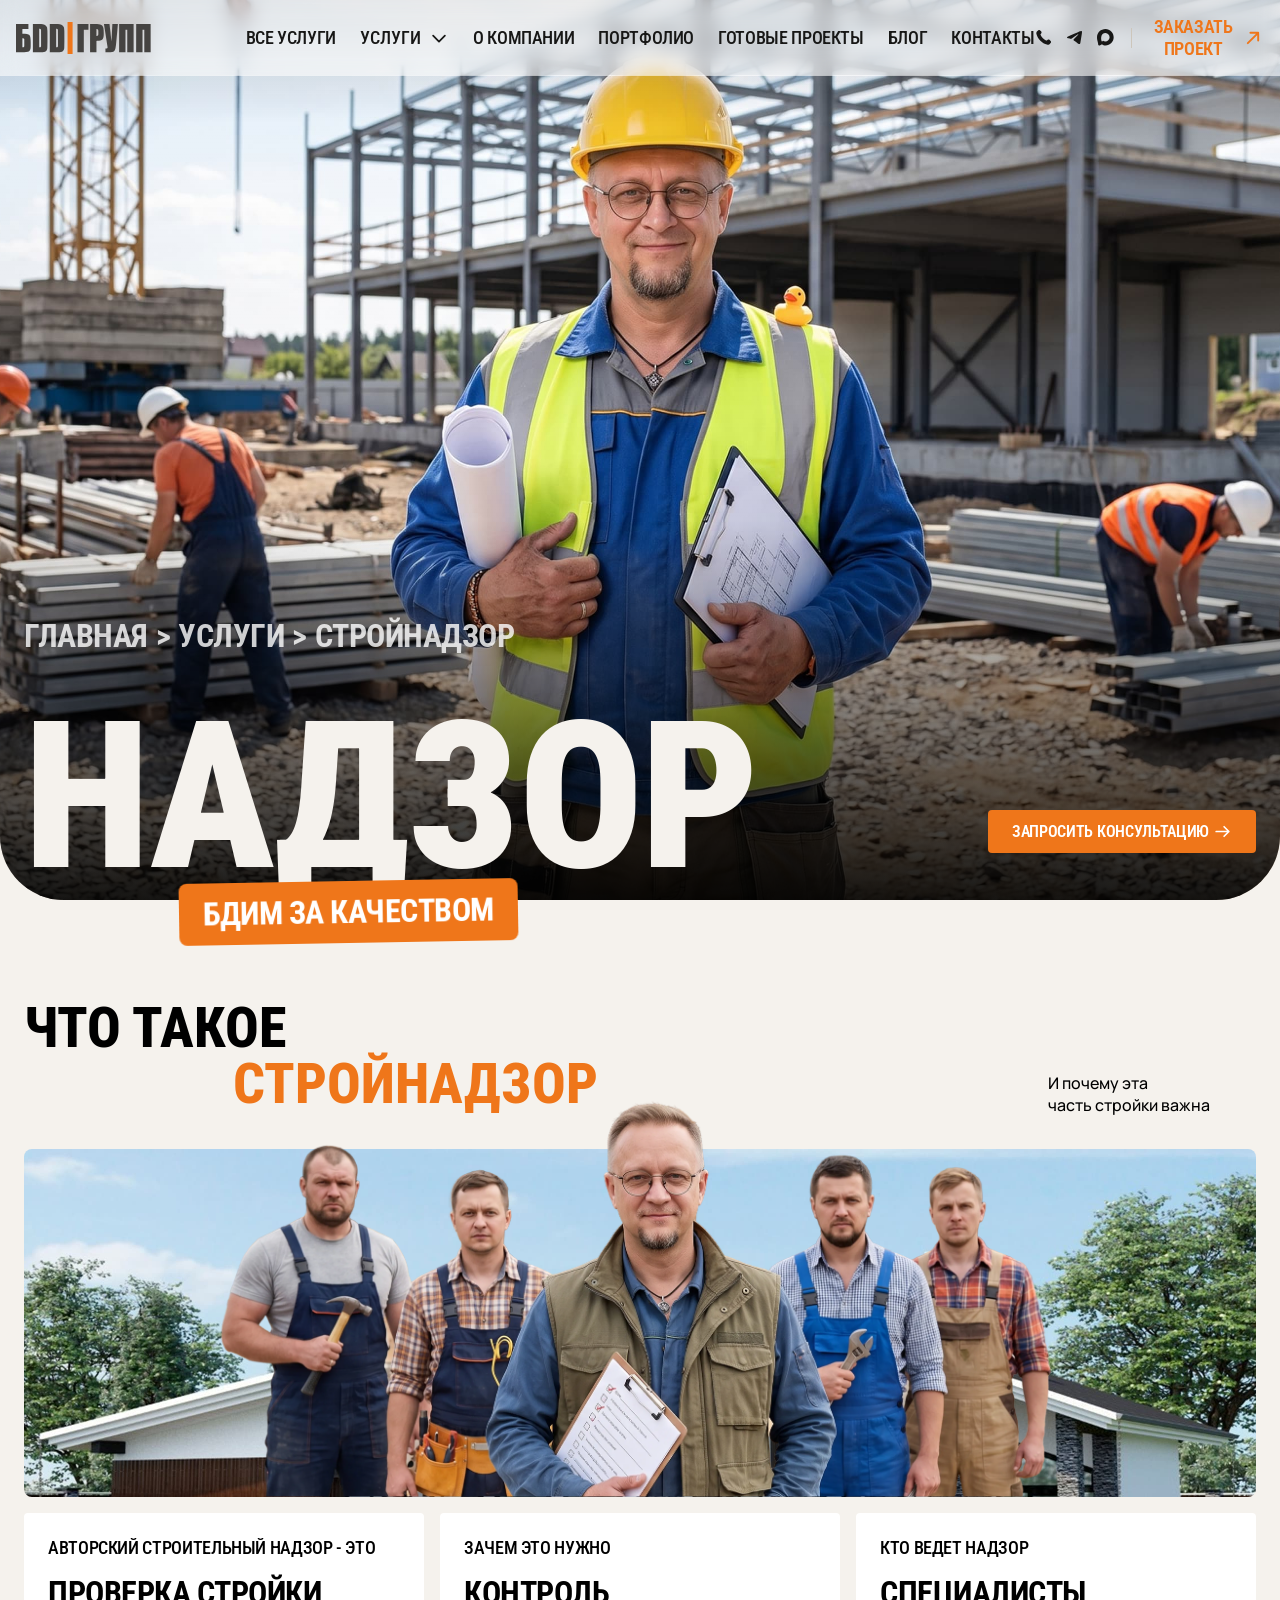
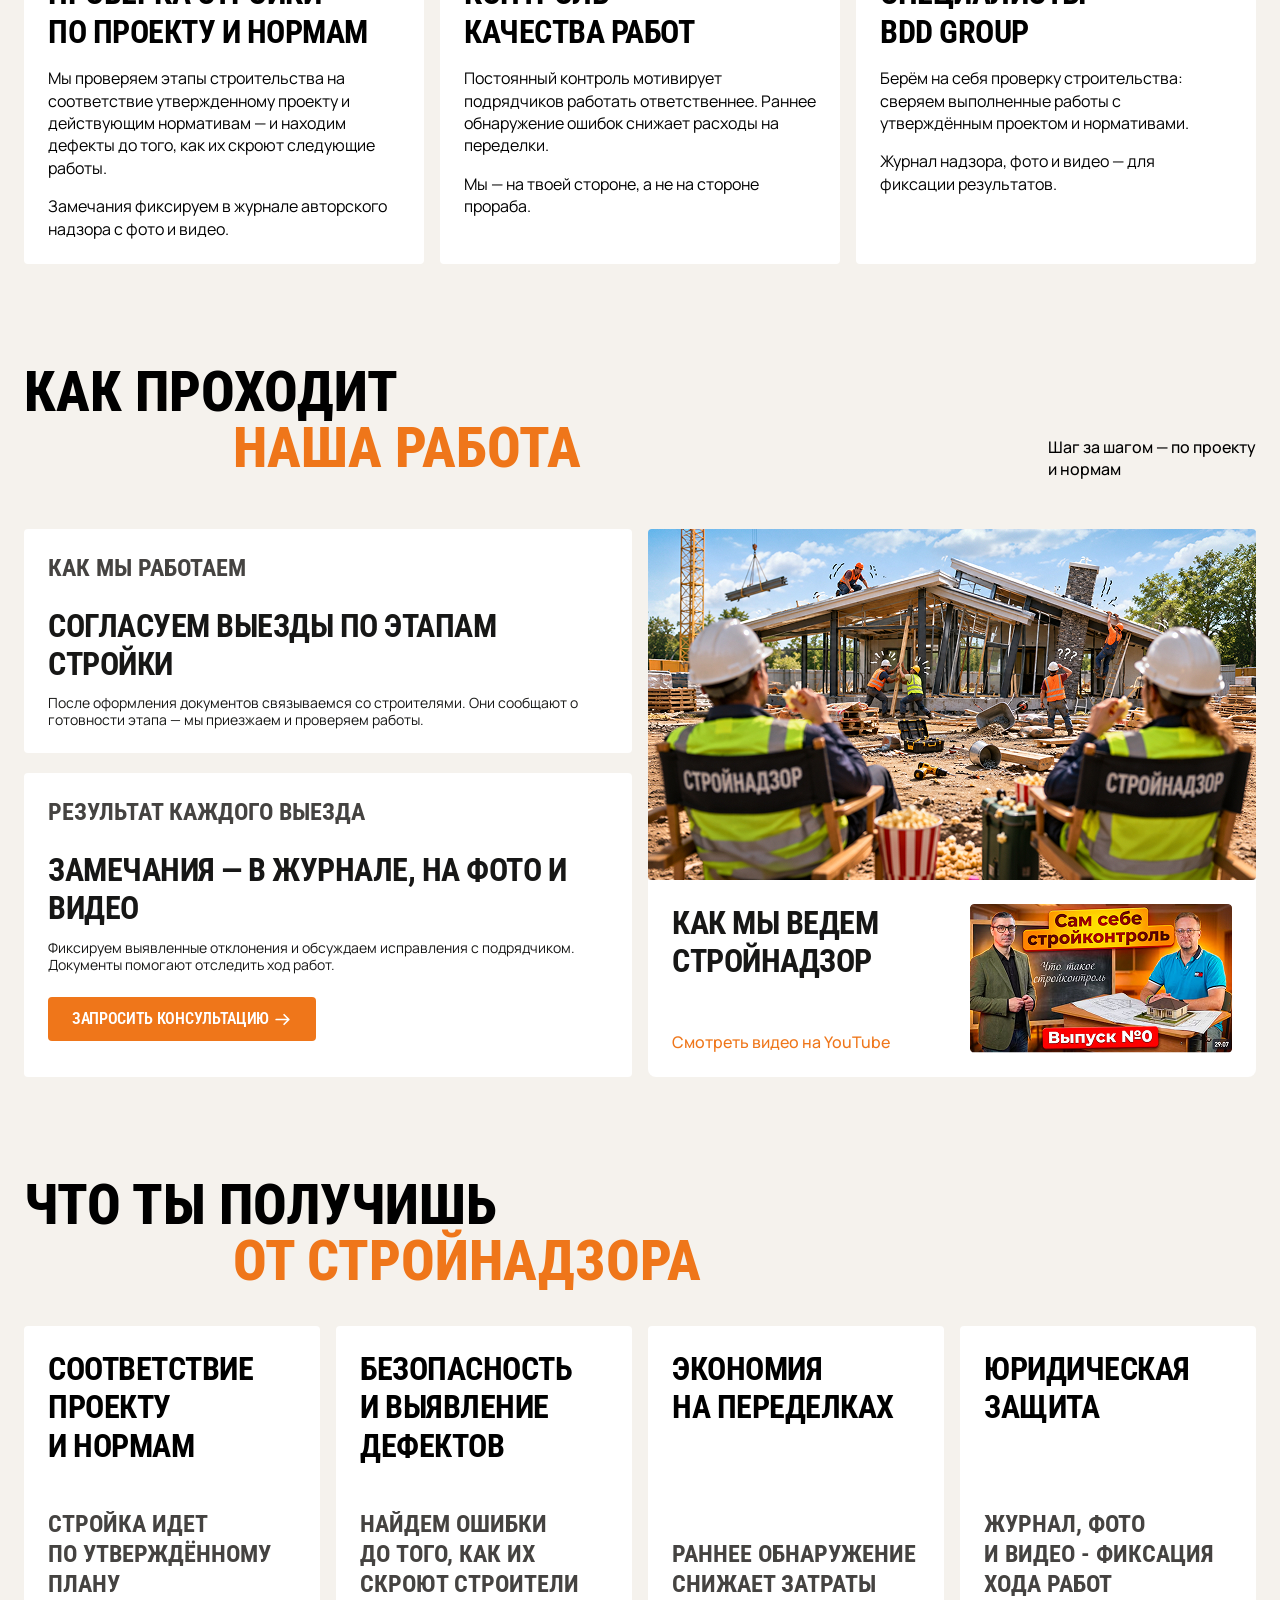
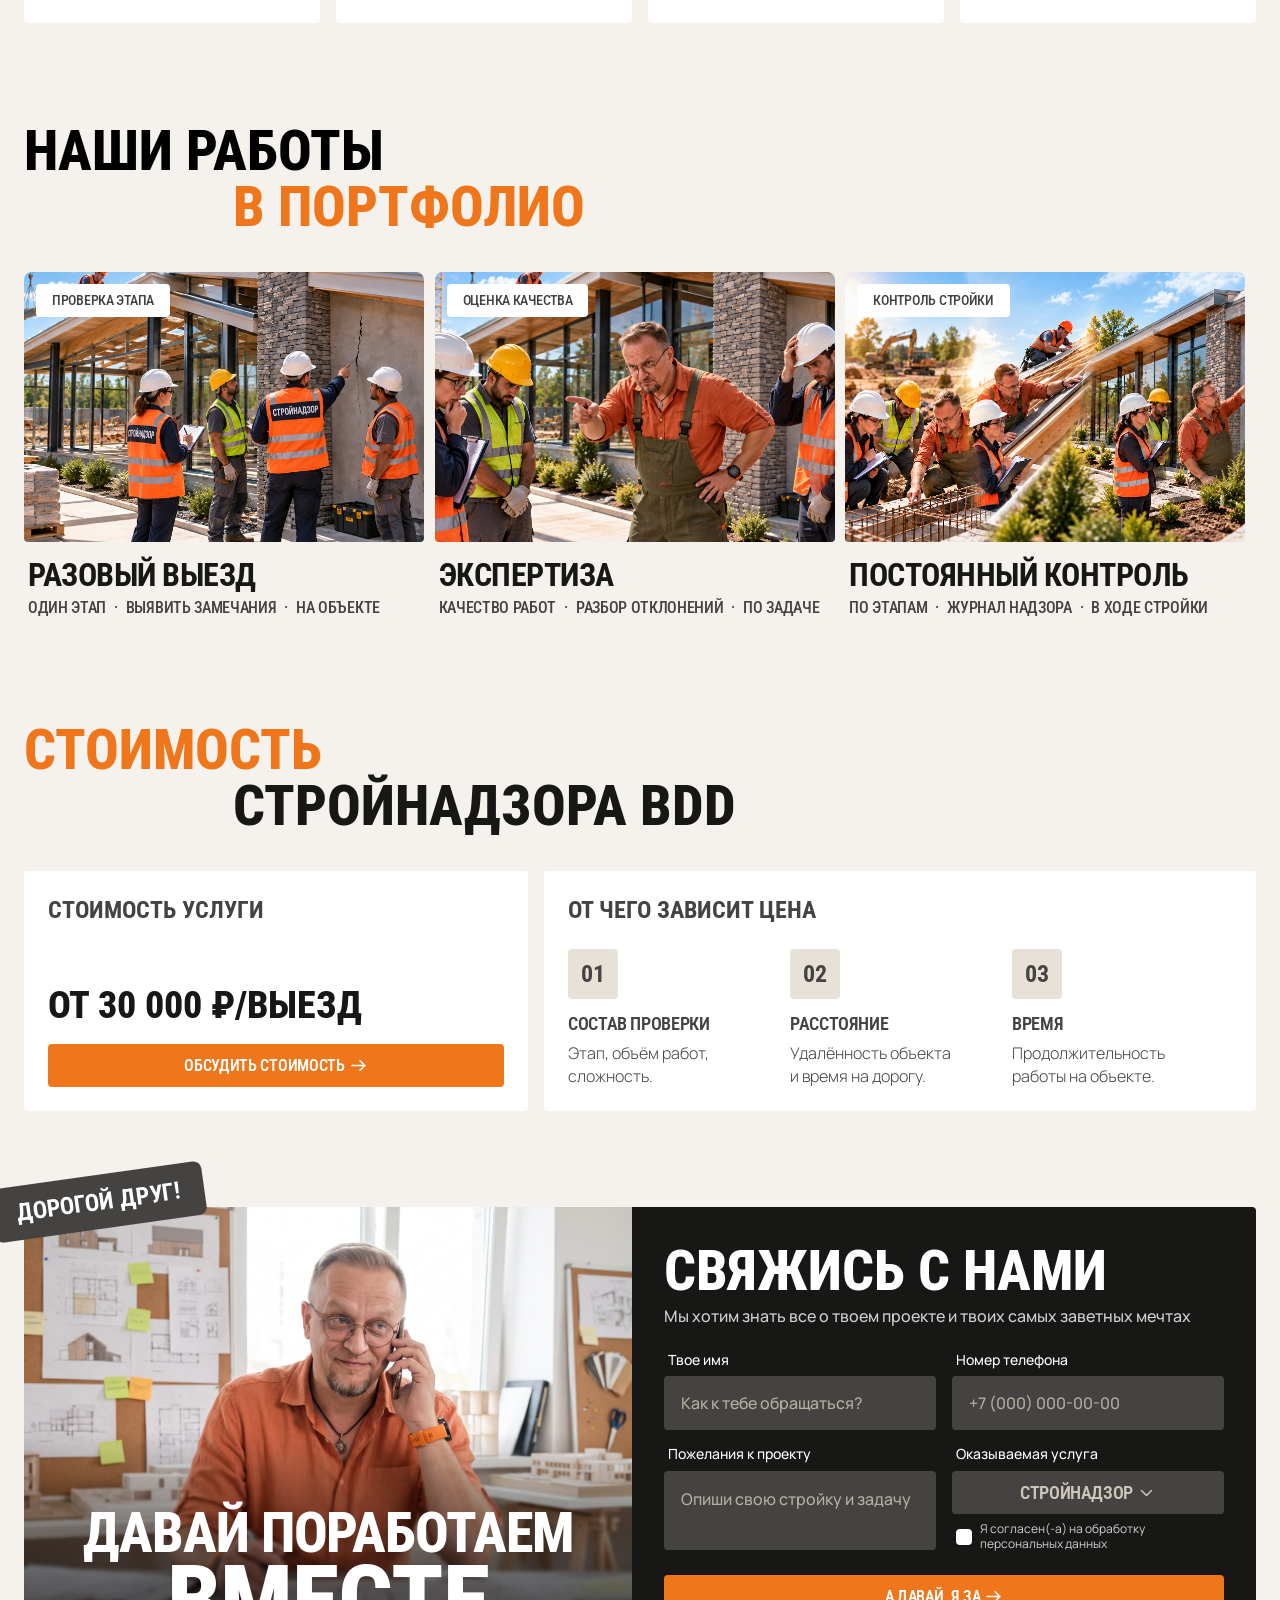
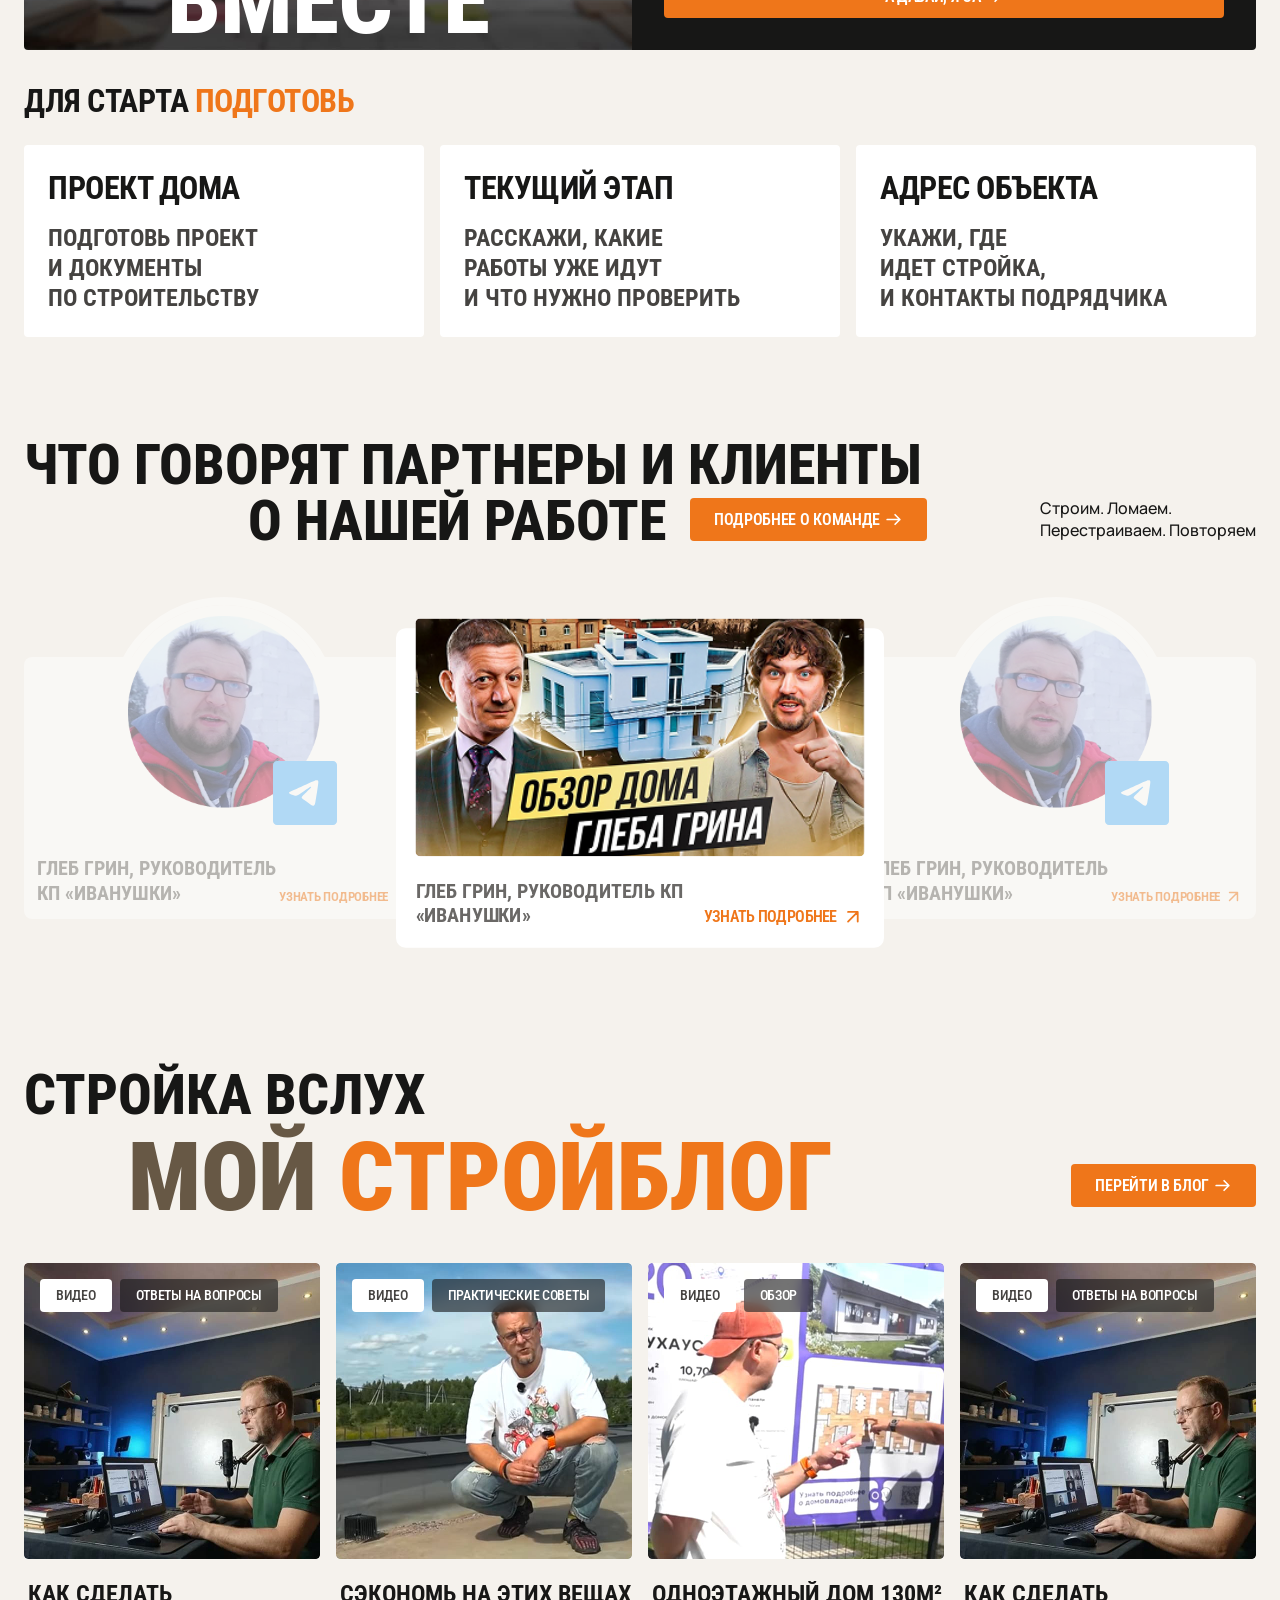
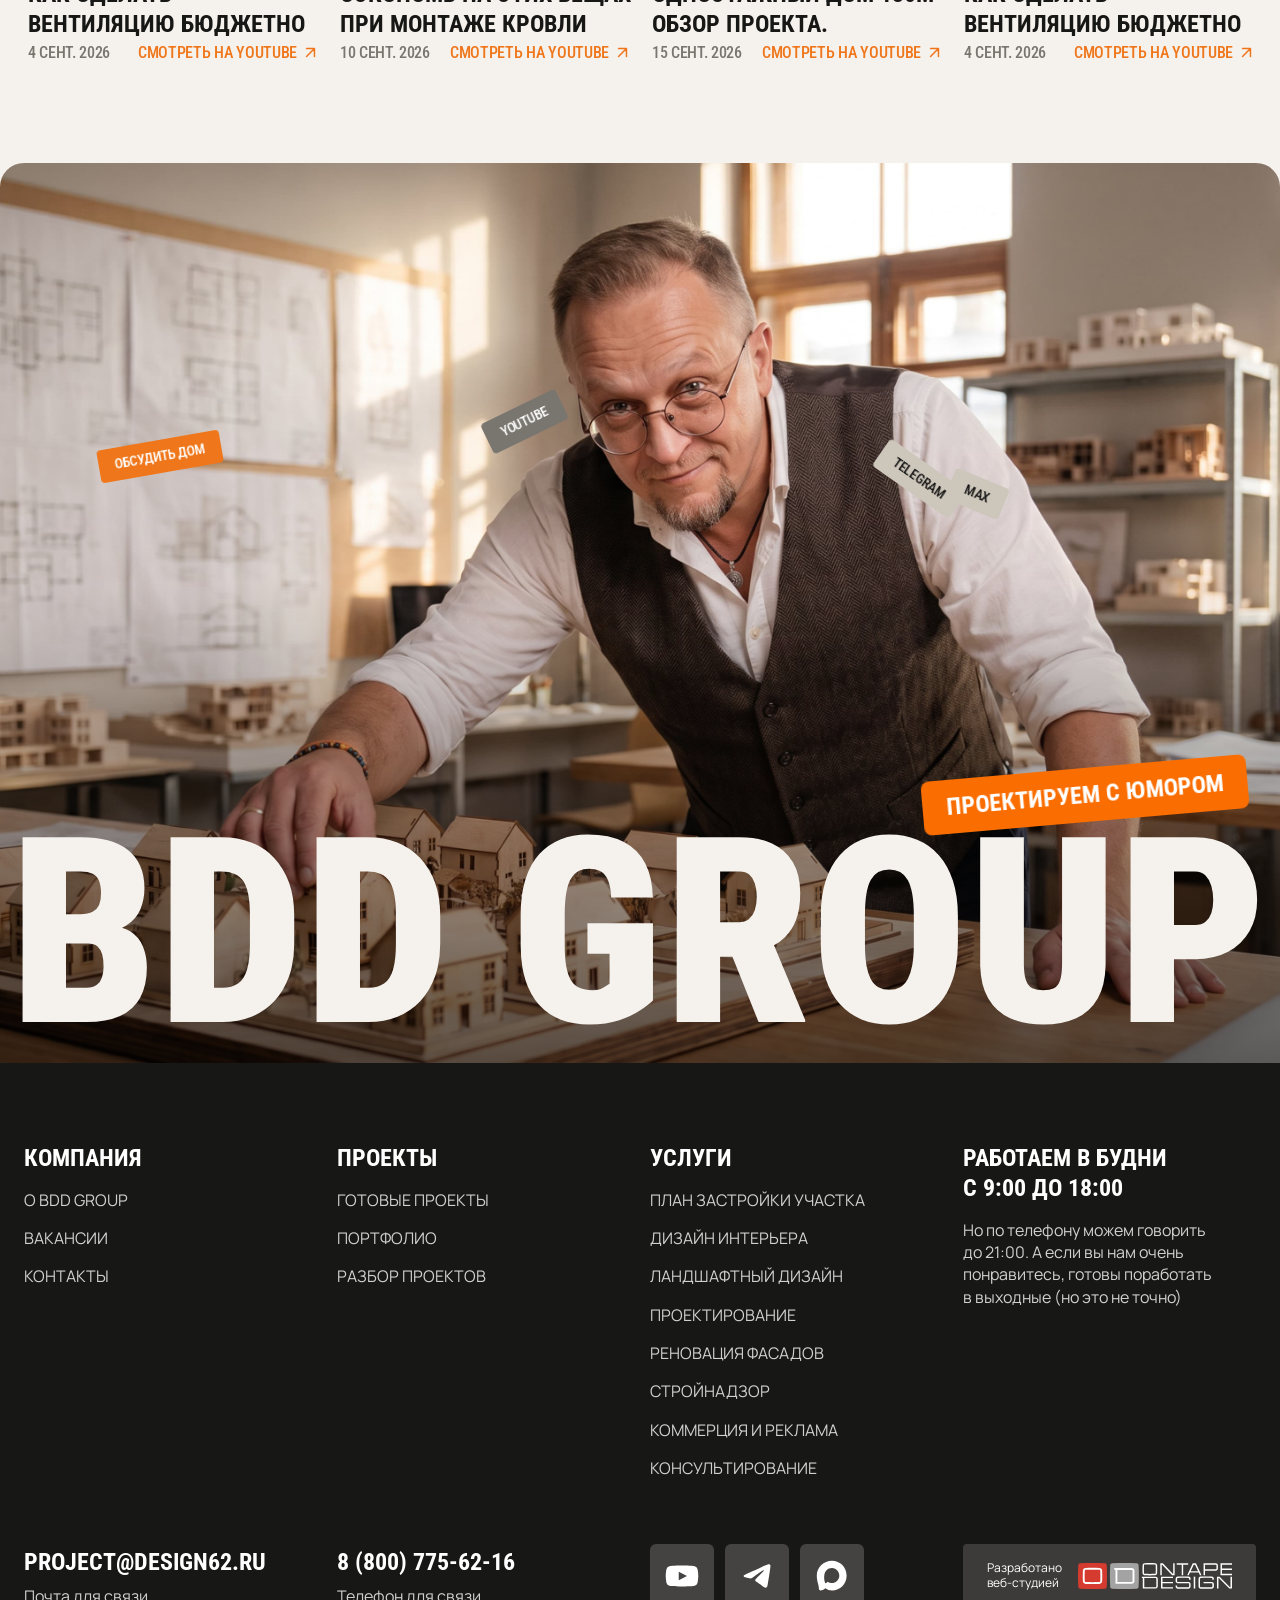
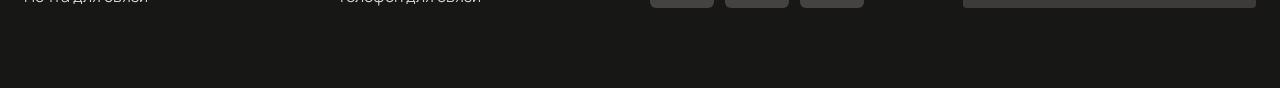
<file: service_page_supervision.html>
<!DOCTYPE html>
<html lang="en">

<head>
    <meta charset="UTF-8">
    <meta name="viewport" content="width=device-width, initial-scale=1.0">
    <title>Стройнадзор</title>
    <link rel="stylesheet" href="https://cdn.jsdelivr.net/npm/swiper@11.1.14/swiper-bundle.min.css">
    <link rel="stylesheet" href="assets/style/style.css">
    <link rel="stylesheet" href="assets/style/service.css">
    <link rel="stylesheet" href="assets/style/project.css">
    <link rel="stylesheet" href="assets/style/blog.css">
    <link rel="stylesheet" href="assets/style/catalog.css">
</head>

<body>
    <header class="header">
        <div class="header_container">
            <div class="header_logo">
                <a href="./index.html" class="header_logo__image">
                    <img src="assets/images/logo/bdd_logo_ru.svg" alt="Логотип">
                </a>
            </div>
            <nav class="header_nav header_rc" id="header-nav">
                <a href="./services.html" class="header_link mobile">Все услуги</a>
                <div class="header_nav__item header_dropdown">

                    <button type="button" class="header_link header_dropdown__toggle" aria-expanded="false"
                        aria-controls="services-menu">
                        Услуги
                        <svg xmlns="http://www.w3.org/2000/svg" width="20" height="20" viewBox="0 0 17 17" fill="none"
                            aria-hidden="true">
                            <path d="M3.5 6.5L8.5 11.5L13.5 6.5" stroke="currentColor" stroke-width="1.5"
                                stroke-linecap="round" stroke-linejoin="round" />
                        </svg>
                    </button>

                    <div class="header_dropdown__panel" id="services-menu">
                        <ul class="header_dropdown__list header_medium_rc">
                            <li><a href="./service_page_pzu.html" class="header_dropdown__link is-active"
                                    data-img="assets/images/pzu/hero_section.jpg">План застройки участка</a></li>
                            <li><a href="./service_page_interior.html" class="header_dropdown__link"
                                    data-img="assets/images/interior/hero_section_interior.jpg">Дизайн интерьера</a>
                            </li>
                            <li><a href="/services/landscape/" class="header_dropdown__link"
                                    data-img="assets/images/interior/hero_section_interior.jpg">Ландшафтный дизайн</a>
                            </li>
                            <li><a href="./service_page_project.html" class="header_dropdown__link"
                                    data-img="assets/images/service_project/hero_section_project.jpg">Проектирование</a>
                            </li>
                            <li><a href="/services/facades/" class="header_dropdown__link"
                                    data-img="assets/images/service_project/hero_section_project.jpg">Реновация
                                    фасадов</a></li>
                            <li><a href="./service_page_supervision.html" class="header_dropdown__link"
                                    data-img="assets/images/supervision/hero_section.jpg">Стройнадзор</a></li>
                            <li><a href="./service_page_bddmedia.html" class="header_dropdown__link"
                                    data-img="assets/images/bddmedia/hero_section.jpg">Коммерция и реклама</a></li>
                            <li><a href="/services/consulting/" class="header_dropdown__link"
                                    data-img="assets/images/supervision/hero_section.jpg">Консультирование</a></li>
                        </ul>

                        <div class="header_dropdown__media"></div>
                    </div>
                </div>

                <a href="./about.html" class="header_link">О компании</a>
                <a href="./portfolio.html" class="header_link">Портфолио</a>
                <a href="./projects.html" class="header_link">Готовые проекты</a>
                <a href="./blog.html" class="header_link">Блог</a>
                <a href="./contacts.html" class="header_link">Контакты</a>
                <div class="header_nav__footer">
                    <button type="button" class="primary_btn orange_btn header_nav__cta tertiary_btn">
                        Заказать проект
                    </button>
                </div>
            </nav>
            <div class="header_buttons">
                <ul class="header_contacts">
                    <li>
                        <a href="tel:+70000000000" class="header_contact" aria-label="Позвонить">
                            <svg xmlns="http://www.w3.org/2000/svg" width="19" height="19" viewBox="0 0 19 19"
                                fill="none">
                                <path
                                    d="M6.63439 7.0089C7.18538 8.15654 7.93653 9.2321 8.88772 10.1834C9.83899 11.1346 10.9146 11.8858 12.0622 12.4368C12.1609 12.4841 12.2103 12.5079 12.2727 12.5261C12.4947 12.5907 12.7672 12.5443 12.9551 12.4097C13.0081 12.3718 13.0533 12.3266 13.1438 12.2361C13.4206 11.9592 13.559 11.8209 13.6981 11.7304C14.2229 11.3892 14.8995 11.3892 15.4243 11.7304C15.5635 11.8209 15.7018 11.9592 15.9786 12.2361L16.1328 12.3903C16.5536 12.8111 16.7639 13.0214 16.8782 13.2474C17.1055 13.6966 17.1055 14.2273 16.8782 14.6766C16.7639 14.9025 16.5536 15.1129 16.1328 15.5336L16.0081 15.6584C15.5888 16.0777 15.3792 16.2874 15.0941 16.4474C14.7778 16.6251 14.2866 16.7529 13.9238 16.7517C13.597 16.7508 13.3735 16.6874 12.9266 16.5606C10.5252 15.8789 8.25914 14.593 6.36869 12.7025C4.4782 10.812 3.19216 8.54588 2.51056 6.14447C2.38373 5.69762 2.32031 5.47419 2.31934 5.14727C2.31826 4.78452 2.446 4.2933 2.62367 3.97702C2.78378 3.69199 2.99342 3.48235 3.41271 3.06306L3.5375 2.93827C3.95823 2.51755 4.1686 2.30718 4.39452 2.19291C4.84384 1.96565 5.37446 1.96565 5.82378 2.19291C6.04971 2.30718 6.26008 2.51755 6.6808 2.93827L6.83507 3.09254C7.11184 3.36931 7.25023 3.5077 7.3407 3.64685C7.68191 4.17165 7.68191 4.84819 7.3407 5.37298C7.25023 5.51213 7.11184 5.65052 6.83507 5.92729C6.74458 6.01779 6.69933 6.06304 6.66145 6.11593C6.52686 6.30389 6.48039 6.57643 6.54509 6.79838C6.56329 6.86084 6.58699 6.91019 6.63439 7.0089Z"
                                    fill="#171716" />
                            </svg>
                        </a>
                    </li>
                    <li>
                        <a href="https://t.me/username" class="header_contact" target="_blank" rel="noopener"
                            aria-label="Telegram">
                            <svg xmlns="http://www.w3.org/2000/svg" width="19" height="19" viewBox="0 0 19 19"
                                fill="none">
                                <path
                                    d="M3.03117 8.59642C7.05769 6.76182 9.74268 5.55233 11.0861 4.96797C14.9219 3.2995 15.7189 3.00967 16.2384 3.0001C16.3527 2.998 16.6082 3.02761 16.7737 3.16804C16.9134 3.28661 16.9518 3.44679 16.9702 3.55921C16.9886 3.67163 17.0115 3.92773 16.9933 4.12784C16.7855 6.41185 15.8861 11.9545 15.4285 14.5127C15.2349 15.5951 14.8536 15.958 14.4845 15.9936C13.6824 16.0707 13.0734 15.4392 12.2965 14.9067C11.0809 14.0733 10.3941 13.5545 9.21409 12.7413C7.8504 11.8015 8.73442 11.285 9.51159 10.4409C9.71497 10.22 13.249 6.8583 13.3174 6.55334C13.326 6.5152 13.3339 6.37304 13.2532 6.29797C13.1724 6.2229 13.0532 6.24857 12.9672 6.26899C12.8453 6.29792 10.9033 7.64029 7.14115 10.2961C6.58991 10.6919 6.09062 10.8848 5.64327 10.8747C5.15011 10.8635 4.20146 10.5831 3.49623 10.3433C2.63124 10.0493 1.94377 9.89383 2.00363 9.39445C2.03481 9.13434 2.37733 8.86833 3.03117 8.59642Z"
                                    fill-rule="evenodd" clip-rule="evenodd" fill="#171716" />
                            </svg>
                        </a>
                    </li>
                    <li>
                        <a href="https://max.ru/username" class="header_contact" target="_blank" rel="noopener"
                            aria-label="Max">
                            <svg xmlns="http://www.w3.org/2000/svg" width="19" height="19" viewBox="0 0 38 38"
                                fill="none">
                                <path
                                    d="M19.0248 35.0944C15.7535 35.0944 14.2333 34.6169 11.5909 32.7066C9.91943 34.8556 4.62657 36.5351 4.39572 33.6617C4.39572 31.5048 3.91817 29.6822 3.37694 27.6924C2.73225 25.2409 2 22.5109 2 18.5552C2 9.10758 9.7523 2 18.9372 2C28.1301 2 35.3332 9.45779 35.3332 18.6427C35.3641 27.6856 28.0676 35.0462 19.0248 35.0944ZM19.1601 10.1661C14.687 9.93535 11.2008 13.0315 10.4288 17.8866C9.79208 21.906 10.9223 26.8009 11.8853 27.0556C12.347 27.167 13.509 26.2279 14.2333 25.5036C15.431 26.3309 16.8256 26.8279 18.2766 26.9442C22.9115 27.1671 26.8718 23.6386 27.183 19.0089C27.3641 14.3693 23.7956 10.4396 19.1601 10.1741V10.1661Z"
                                    fill-rule="evenodd" clip-rule="evenodd" fill="#171716" />
                            </svg>
                        </a>
                    </li>
                </ul>

                <span class="header_divider" aria-hidden="true"></span>

                <button type="button" class="header_cta tertiary_btn">Заказать проект</button>
                <button type="button" class="header_burger" aria-label="Открыть меню" aria-expanded="false"
                    aria-controls="header-nav">
                    <span></span>
                    <span></span>
                    <span></span>
                </button>
            </div>
        </div>
    </header>
    <main>
        <section class="hero_section service service_project">
            <div class="hero_image_bg">
                <img class="hero_image cover" src="./assets/images/supervision/hero_section.jpg" alt="Главный экран">
            </div>
            <div class="hero_block">
                <div class="hero_block_content container">
                    <nav class="hero_breadcrumbs h4_rc" aria-label="Хлебные крошки">
                        <ol>
                            <li><a href="/">Главная</a></li>
                            >
                            <li aria-current="page">Услуги</li>
                            >
                            <li aria-current="page">Стройнадзор</li>
                        </ol>
                    </nav>
                    <div class="hero_title">
                        <h1 class="hero_black_rc">
                            Надзор
                        </h1>
                        <div class="hero_chip chip orange_chip">
                            <h4 class="h4_rc">Бдим за качеством</h4>
                        </div>
                        <a href="#" class="hero_btn primary_btn orange_btn">Запросить консультацию</a>
                    </div>
                </div>
            </div>
        </section>
        <section class="what_is_section section">
            <div class="container">
                <div class="section_top">
                    <h2 class="section_title h2_rc">Что такое <span>стройнадзор</span></h2>
                    <p class="section_desription supervision body_medium_mr">
                        И почему эта часть&nbsp;стройки важна</p>
                </div>


                <div class="what_is_supervision_content">
                    <div class="what_is_supervision_image">
                        <img src="./assets/images/supervision/what_is_bg.jpg" alt=""
                            class="what_is_supervision_image_bg cover">
                        <img src="./assets/images/supervision/what_is_person.png" alt=""
                            class="what_is_supervision_image_person">
                    </div>
                    <div class="swiper what_is_swiper">
                        <div class="swiper-wrapper what_is_supervisions_cards">
                            <div class="swiper-slide what_is_supervision_card card">
                                <div class="what_is_supervision_card_top">
                                    <p class="what_is_supervision_subtitle header_rc">Авторский строительный надзор -
                                        это
                                    </p>
                                    <h4 class="what_is_supervision_title h4_rc">Проверка стройки по&nbsp;проекту и
                                        нормам
                                    </h4>
                                </div>
                                <div class="what_is_supervision_card_description">
                                    <p class="what_is_supervision_description_paragraph body_reg_mr">Мы проверяем этапы
                                        строительства на
                                        соответствие утвержденному проекту и действующим нормативам — и находим дефекты
                                        до
                                        того,
                                        как их скроют следующие работы.</p>
                                    <p class="what_is_supervision_description_paragraph body_reg_mr">Замечания фиксируем
                                        в
                                        журнале авторского
                                        надзора с фото и видео.</p>
                                </div>
                            </div>
                            <div class="swiper-slide what_is_supervision_card card">
                                <div class="what_is_supervision_card_top">
                                    <p class="what_is_supervision_subtitle header_rc">Зачем это нужно</p>
                                    <h4 class="what_is_supervision_title h4_rc">Контроль качества&nbsp;работ</h4>
                                </div>
                                <div class="what_is_supervision_card_description">
                                    <p class="what_is_supervision_description_paragraph body_reg_mr">Постоянный контроль
                                        мотивирует
                                        подрядчиков работать ответственнее. Раннее обнаружение ошибок снижает расходы на
                                        переделки.</p>
                                    <p class="what_is_supervision_description_paragraph body_reg_mr">Мы — на твоей
                                        стороне,
                                        а не на стороне
                                        прораба.</p>
                                </div>
                            </div>
                            <div class="swiper-slide what_is_supervision_card card">
                                <div class="what_is_supervision_card_top">
                                    <p class="what_is_supervision_subtitle header_rc">Кто ведет надзор</p>
                                    <h4 class="what_is_supervision_title h4_rc">Специалисты BDD&nbsp;GROUP</h4>
                                </div>
                                <div class="what_is_supervision_card_description">
                                    <p class="what_is_supervision_description_paragraph body_reg_mr">Берём на себя
                                        проверку
                                        строительства:
                                        сверяем выполненные работы с утверждённым проектом и нормативами.</p>
                                    <p class="what_is_supervision_description_paragraph body_reg_mr">Журнал надзора,
                                        фото и
                                        видео — для фиксации результатов.</p>
                                </div>
                            </div>
                        </div>
                    </div>
                </div>

            </div>
        </section>
        <section class="about section">
            <div class="container">
                <div class="section_top">
                    <h2 class="section_title h2_rc">Как проходит <span>наша работа</span></h2>
                    <p class="section_desription supervision body_medium_mr">
                        Шаг за шагом —
                        по&nbsp;проекту и нормам </p>
                </div>

                <div class="explanation_cards">
                    <div class="explanation_text_blocks">
                        <div class="explanation_card card">
                            <h5 class="explanation_subtitle h5_rc">Как мы работаем</h5>
                            <div class="explanation_content">
                                <h4 class="explanation_title h4_rc">Согласуем выезды
                                    по этапам стройки
                                </h4>
                                <p class="explanation_caption caption_reg_mr">После оформления документов связываемся со
                                    строителями. Они сообщают о готовности этапа — мы приезжаем и проверяем работы.
                                </p>
                            </div>
                        </div>
                        <div class="explanation_card card">
                            <h5 class="explanation_subtitle h5_rc">Результат каждого выезда</h5>
                            <div class="explanation_content">
                                <h4 class="explanation_title h4_rc">Замечания — в журнале,
                                    на фото и видео
                                </h4>
                                <p class="explanation_caption caption_reg_mr">Фиксируем выявленные отклонения и
                                    обсуждаем исправления с подрядчиком. Документы помогают отследить ход работ.
                                </p>
                            </div>
                            <a href="" class="primary_btn orange_btn explanation_btn">Запросить консультацию</a>
                        </div>
                    </div>
                    <div class="explanation_image_block">
                        <div class="explanation_image_cover supervision">
                            <img class="explanation_image_bg  cover"
                                src="./assets/images/supervision/supervision_explan.jpg" alt="">

                        </div>
                        <div class="bottom_content">
                            <div class="bottom_information">
                                <h4 class="bottom_content_title h4_rc">Как мы ведем стройнадзор</h4>
                                <a href="" class="bottom_content_button body_medium_mr">Смотреть видео на YouTube</a>
                            </div>
                            <img src="./assets/images/supervision/video_supervision.jpg" alt=""
                                class="bottom_content_image">
                        </div>
                    </div>
                </div>
            </div>
        </section>
        <section class="advantages_supervision_section section">
            <div class="container">
                <div class="section_top">
                    <h2 class="section_title h2_rc">Что ты получишь <span>от Стройнадзора</span></h2>
                </div>

                <div class="advantages_supervision_information">
                    <div class="advantages_supervision_card card">
                        <h3 class="advantages_supervision_title h4_rc">Соответствие проекту и&nbsp;нормам</h3>
                        <h5 class="advantages_supervision_description h5_rc">Стройка идет по&nbsp;утверждённому плану
                        </h5>
                    </div>

                    <div class="advantages_supervision_card card">
                        <h3 class="advantages_supervision_title h4_rc">Безопасность и&nbsp;выявление дефектов</h3>
                        <h5 class="advantages_supervision_description h5_rc">Найдем ошибки до&nbsp;того, как их скроют
                            строители</h5>

                    </div>

                    <div class="advantages_supervision_card card">
                        <h3 class="advantages_supervision_title h4_rc">Экономия на&nbsp;переделках</h3>
                        <h5 class="advantages_supervision_description h5_rc">Раннее обнаружение снижает затраты</h5>

                    </div>
                    <div class="advantages_supervision_card card">
                        <h3 class="advantages_supervision_title h4_rc">Юридическая защита</h3>
                        <h5 class="advantages_supervision_description h5_rc">Журнал, фото и&nbsp;видео - фиксация хода
                            работ</h5>

                    </div>
                </div>
            </div>
        </section>

        <section class="tasks_section section">
            <div class="container">
                <div class="section_top">
                    <h2 class="section_title h2_rc">
                        Наши работы<span>в портфолио</span>
                    </h2>
                </div>
                <div class="swiper tasks_swiper">
                    <div class="swiper-wrapper tasks_cards">
                        <article class="swiper-slide portfolio_card swiper-slide">
                            <a href="#" class="portfolio_card__image" tabindex="-1" aria-hidden="true">
                                <div class="portfolio_card__media">
                                    <img src="./assets/images/supervision/task1.jpg" alt="" class="cover">
                                    <div class="card__tags">
                                        <span class="chip chip_light_filled tabs_medium_rc">Проверка этапа</span>
                                    </div>

                                </div>
                            </a>

                            <div class="portfolio_card__content">
                                <h3 class="portfolio_card__title h4_rc">
                                    Разовый выезд
                                </h3>
                                <ul class="portfolio_card__meta buttons_medium_rc">
                                    <li>Один этап</li>
                                    <li>Выявить замечания</li>
                                    <li>На объекте</li>
                                </ul>
                            </div>
                        </article>
                        <article class="swiper-slide portfolio_card swiper-slide">
                            <a href="#" class="portfolio_card__image" tabindex="-1" aria-hidden="true">
                                <div class="portfolio_card__media">
                                    <img src="./assets/images/supervision/task2.jpg" alt="" class="cover">
                                    <div class="card__tags">
                                        <span class="chip chip_light_filled tabs_medium_rc">Оценка качества</span>
                                    </div>

                                </div>
                            </a>

                            <div class="portfolio_card__content">
                                <h3 class="portfolio_card__title h4_rc">
                                    Экспертиза </h3>
                                <ul class="portfolio_card__meta buttons_medium_rc">
                                    <li>Качество работ</li>
                                    <li>Разбор отклонений</li>
                                    <li>По задаче</li>
                                </ul>
                            </div>
                        </article>
                        <article class="swiper-slide portfolio_card swiper-slide">
                            <a href="#" class="portfolio_card__image" tabindex="-1" aria-hidden="true">
                                <div class="portfolio_card__media">
                                    <img src="./assets/images/supervision/task3.jpg" alt="" class="cover">
                                    <div class="card__tags">
                                        <span class="chip chip_light_filled tabs_medium_rc">Контроль стройки</span>
                                    </div>

                                </div>
                            </a>

                            <div class="portfolio_card__content">
                                <h3 class="portfolio_card__title h4_rc">
                                    Постоянный контроль </h3>
                                <ul class="portfolio_card__meta buttons_medium_rc">
                                    <li>По этапам</li>
                                    <li>Журнал надзора</li>
                                    <li>В ходе стройки</li>
                                </ul>
                            </div>
                        </article>

                    </div>
                </div>
            </div>
        </section>

        <section class="formats_section section">
            <div class="container">
                <div class="section_top">
                    <h2 class=" section_title_span_first h2_rc"><span>Стоимость</span> стройнадзора BDD</h2>
                </div>
                <div class="price_cards">
                    <div class="total_cost card">
                        <h5 class="total_cost_title h5_rc">Стоимость услуги</h5>
                        <div class="cost_btn">
                            <h2 class="cost supervision h2_rc"><span>от </span>30 000 <span>₽/выезд</span></h2>
                            <button class="primary_btn orange_btn">Обсудить стоимость</button>
                        </div>
                    </div>
                    <div class="price_factors_block card">
                        <h5 class="price_factors_title h5_rc">От чего зависит цена</h5>
                        <div class="price_factors">
                            <div class="text_block__v1">
                                <h5 class="number h5_rc">01</h5>
                                <div class="text_block__v1_info">
                                    <p class="point_title header_button_rc">Состав проверки</p>
                                    <p class="point_description body_medium_mr">Этап, объём работ, сложность.</p>
                                </div>
                            </div>
                            <div class="text_block__v1">
                                <h5 class="number h5_rc">02</h5>
                                <div class="text_block__v1_info">
                                    <p class="point_title header_button_rc">Расстояние</p>
                                    <p class="point_description body_medium_mr">Удалённость объекта
                                        и&nbsp;время на дорогу.</p>
                                </div>
                            </div>
                            <div class="text_block__v1">
                                <h5 class="number h5_rc">03</h5>
                                <div class="text_block__v1_info">
                                    <p class="point_title header_button_rc">Время</p>
                                    <p class="point_description body_medium_mr">Продолжительность работы на объекте.
                                    </p>
                                </div>
                            </div>
                        </div>
                    </div>
                </div>
            </div>
        </section>
        <section class="feedback section">
            <div class="container">
                <div class="feedback_block">
                    <div class="plaque">
                        <h5 class="plaque_text h5_rc">Дорогой друг!</h5>
                    </div>

                    <div class="feedback_media">
                        <img src="./assets/images/feedback/feedback_image.jpg" alt="" class="feedback_image cover">
                        <p class="feedback_slogan h2_rc">
                            Давай поработаем <span>вместе</span>
                        </p>
                    </div>

                    <form action="" class="feedback_form">
                        <div class="feedback_head">
                            <h2 class="feedback_title h2_rc">Свяжись с нами</h2>
                            <p class="feedback_subtitle body_medium_mr">Мы хотим знать все о твоем проекте и твоих самых
                                заветных мечтах</p>
                        </div>

                        <div class="feedback_fields">
                            <label class="field">
                                <span class="field_label caption_medium_mr">Твое имя</span>
                                <input type="text" name="name" class="field_input body_medium_mr"
                                    placeholder="Как к тебе обращаться?">
                            </label>

                            <label class="field">
                                <span class="field_label caption_medium_mr">Номер телефона</span>
                                <input type="tel" name="phone" class="field_input body_medium_mr"
                                    placeholder="+7 (000) 000-00-00">
                            </label>

                            <label class="field">
                                <span class="field_label caption_medium_mr">Пожелания к проекту</span>
                                <textarea name="message" class="field_input field_textarea body_medium_mr"
                                    placeholder="Опиши свою стройку и задачу"></textarea>
                            </label>

                            <div class="field">
                                <label for="feedback_service" class="field_label caption_medium_mr">Оказываемая
                                    услуга</label>
                                <div class="field_input field_select header_button_rc">
                                    <span class="field_select__text">Выбери услугу</span>
                                    <select id="feedback_service" name="service" class="field_select__control">
                                        <option>Стройнадзор</option>
                                        <option>Проектирование</option>
                                        <option>Ландшафтный дизайн</option>
                                    </select>
                                </div>

                                <label class="checkbox feedback_checkbox">
                                    <input type="checkbox" name="agree" class="checkbox_input" required>
                                    <span class="checkbox_box"></span>
                                    <span class="checkbox_text micro_mr">Я согласен(-а) на обработку персональных
                                        данных</span>
                                </label>
                            </div>
                        </div>

                        <button type="submit" class="primary_btn orange_btn feedback_btn">
                            А давай, я за
                        </button>
                    </form>
                </div>
                <h2 class="requirements_title supervision h4_rc">Для старта <span>подготовь</span></h2>
                <div class="swiper requirements_swiper">
                    <div class="swiper-wrapper requirements_cards supervision">
                        <div class="swiper-slide requirement_card card">
                            <h3 class="requirement_title h4_rc">Проект дома</h3>
                            <p class="requirement_description h5_rc">Подготовь проект и&nbsp;документы
                                по&nbsp;строительству
                            </p>
                        </div>
                        <div class="swiper-slide requirement_card card">
                            <h3 class="requirement_title h4_rc">Текущий этап</h3>
                            <p class="requirement_description h5_rc">Расскажи, какие работы уже идут
                                и&nbsp;что&nbsp;нужно
                                проверить
                            </p>
                        </div>
                        <div class="swiper-slide requirement_card card">
                            <h3 class="requirement_title h4_rc">Адрес объекта</h3>
                            <p class="requirement_description h5_rc">Укажи, где идет&nbsp;стройка,
                                и&nbsp;контакты&nbsp;подрядчика
                            </p>
                        </div>
                    </div>
                </div>
            </div>
        </section>
        <section class="reviews_section section">
            <div class="container">
                <div class="section_top reviews_top">
                    <div class="reviews_heading">
                        <h2 class="reviews_title h2_rc">
                            <span class="reviews_title__line">Что говорят <br class="br-mob"> партнеры и клиенты</span>
                            <span class="reviews_title__line reviews_title__line--second">о нашей работе</span>
                        </h2>
                        <a href="#" class="primary_btn orange_btn reviews_btn">Подробнее о команде</a>
                    </div>
                    <p class="reviews_desc body_medium_mr">Строим. Ломаем.<br>Перестраиваем. Повторяем</p>
                </div>

                <div class="reviews_slider">
                    <div class="swiper reviews_swiper">
                        <div class="swiper-wrapper">
                            <article class="swiper-slide review_card">
                                <a href="https://youtube.com/..." class=" review_card__media--video" target="_blank"
                                    rel="noopener">
                                    <img src="./assets/images/main/review.jpg" alt="Обзор дома Глеба Грина"
                                        class="cover">
                                </a>
                                <div class="review_card__footer">
                                    <p class="review_card__name h5_rc">Глеб Грин, руководитель КП «Иванушки»</p>
                                    <a href="#" class="review_card__link  buttons_semibold_rc">Узнать подробнее</a>
                                </div>
                            </article>

                            <article class="swiper-slide review_card">
                                <div class="review_card__media review_card__media--avatar">
                                    <div class="review_card__avatar">
                                        <img src="./assets/images/main/avatar.jpg" alt="Глеб Грин" class="cover">
                                        <span class="review_card__badge">
                                            <img src="./assets/icons/tg.svg" alt="Telegram">
                                        </span>
                                    </div>
                                </div>
                                <div class="review_card__footer">
                                    <p class="review_card__name h5_rc">Глеб Грин, руководитель КП «Иванушки»</p>
                                    <a href="#" class="review_card__link  buttons_semibold_rc">Узнать подробнее</a>
                                </div>
                            </article>
                        </div>
                    </div>

                    <button type="button" class="slider_arrow slider_arrow__prev reviews_arrow__prev"
                        aria-label="Назад">
                        <svg xmlns="http://www.w3.org/2000/svg" width="51" height="51" viewBox="0 0 51 51" fill="none">
                            <path d="M30.5 41.5L15.5 26.5L30.5 11.5" stroke="#171716" stroke-width="4.5"
                                stroke-linecap="round" stroke-linejoin="round" />
                        </svg> </button>
                    <button type="button" class="slider_arrow slider_arrow__next reviews_arrow__next"
                        aria-label="Вперёд">
                        <svg xmlns="http://www.w3.org/2000/svg" width="51" height="51" viewBox="0 0 51 51" fill="none">
                            <path d="M30.5 41.5L15.5 26.5L30.5 11.5" stroke="#171716" stroke-width="4.5"
                                stroke-linecap="round" stroke-linejoin="round" />
                        </svg> </button>
                </div>
            </div>
        </section>

        <section class="blog section">
            <div class="container">
                <div class="section_top">
                    <h2 class="blog_title">
                        <span class="h2_rc">Стройка вслух</span>
                        <span class="blog_title_big h1_rc">Мой <span class="blog_title_accent">стройблог</span></span>
                    </h2>
                    <a href="/blog/" class="primary_btn orange_btn blog_btn">Перейти в блог</a>
                </div>

                <div class="blog_slider">

                    <div class="swiper blog_swiper">
                        <div class="swiper-wrapper">
                            <article class="swiper-slide blog_card">
                                <a href="#" class="blog_card__image">
                                    <img src="./assets/images/service_page/blog1-4.jpg" alt="" class="cover">
                                    <div class="card__tags">
                                        <span class="chip chip_light_filled tabs_medium_rc">Видео</span>
                                        <span class="chip chip_dark_filled tabs_medium_rc">Ответы на вопросы</span>
                                    </div>
                                </a>
                                <div class="blog_card__content">
                                    <h3 class="blog_card__title h5_rc"><a href="#">Как сделать вентиляцию бюджетно</a>
                                    </h3>
                                    <div class="blog_card__meta tabs_medium_rc">
                                        <div class="date buttons_medium_rc">4 сент. 2026</div>
                                        <a href="#" class="blog_card__link buttons_medium_rc">Смотреть на YouTube</a>
                                    </div>
                                </div>
                            </article>

                            <article class="swiper-slide blog_card">
                                <a href="#" class="blog_card__image">
                                    <img src="./assets/images/service_page/blog2.jpg" alt="" class="cover">
                                    <div class="card__tags">
                                        <span class="chip chip_light_filled tabs_medium_rc">Видео</span>
                                        <span class="chip chip_dark_filled tabs_medium_rc">Практические советы</span>
                                    </div>
                                </a>
                                <div class="blog_card__content">
                                    <h3 class="blog_card__title h5_rc"><a href="#">Сэкономь на этих вещах при монтаже
                                            кровли</a></h3>
                                    <div class="blog_card__meta tabs_medium_rc">
                                        <div class="date buttons_medium_rc">10 сент. 2026</div>
                                        <a href="#" class="blog_card__link buttons_medium_rc">Смотреть на YouTube</a>
                                    </div>
                                </div>
                            </article>

                            <article class="swiper-slide blog_card">
                                <a href="#" class="blog_card__image">
                                    <img src="./assets/images/service_page/blog3.jpg" alt="" class="cover">
                                    <div class="card__tags">
                                        <span class="chip chip_light_filled tabs_medium_rc">Видео</span>
                                        <span class="chip chip_dark_filled tabs_medium_rc">Обзор</span>
                                    </div>
                                </a>
                                <div class="blog_card__content">
                                    <h3 class="blog_card__title h5_rc"><a href="#">Одноэтажный дом 130м² Обзор
                                            проекта.</a></h3>
                                    <div class="blog_card__meta tabs_medium_rc">
                                        <div class="date buttons_medium_rc">15 сент. 2026</div>
                                        <a href="#" class="blog_card__link buttons_medium_rc">Смотреть на YouTube</a>
                                    </div>
                                </div>
                            </article>

                            <article class="swiper-slide blog_card">
                                <a href="#" class="blog_card__image">
                                    <img src="./assets/images/service_page/blog1-4.jpg" alt="" class="cover">
                                    <div class="card__tags">
                                        <span class="chip chip_light_filled tabs_medium_rc">Видео</span>
                                        <span class="chip chip_dark_filled tabs_medium_rc">Ответы на вопросы</span>
                                    </div>
                                </a>
                                <div class="blog_card__content">
                                    <h3 class="blog_card__title h5_rc"><a href="#">Как сделать вентиляцию бюджетно</a>
                                    </h3>
                                    <div class="blog_card__meta tabs_medium_rc">
                                        <div class="date buttons_medium_rc">4 сент. 2026</div>
                                        <a href="#" class="blog_card__link buttons_medium_rc">Смотреть на YouTube</a>
                                    </div>
                                </div>
                            </article>
                        </div>
                    </div>
                    <button type="button" class="slider_arrow blog_arrow blog_arrow__prev" aria-label="Назад"><svg
                            xmlns="http://www.w3.org/2000/svg" width="51" height="51" viewBox="0 0 51 51" fill="none">
                            <path d="M30.5 41.5L15.5 26.5L30.5 11.5" stroke="#171716" stroke-width="4.5"
                                stroke-linecap="round" stroke-linejoin="round" />
                        </svg></button>
                    <button type="button" class="slider_arrow blog_arrow blog_arrow__next" aria-label="Вперёд">
                        <svg xmlns="http://www.w3.org/2000/svg" width="51" height="51" viewBox="0 0 51 51" fill="none">
                            <path d="M30.5 41.5L15.5 26.5L30.5 11.5" stroke="#171716" stroke-width="4.5"
                                stroke-linecap="round" stroke-linejoin="round" />
                        </svg>
                    </button>
                </div>
            </div>
        </section>

    </main>
    <footer>
        <div class="footer_media">
            <img class="footer_media_img cover" src="assets/images/service_page/footer.jpg" alt="Подвал">
            <div class="footer_media__content">
                <div class="footer_title_slogan">
                    <h2 class="footer_media__title">BDD GROUP</h2>
                    <div class="slogan_footer chip orange_chip">
                        <h5 class="h5_rc">Проектируем с юмором</h5>
                    </div>
                </div> <a href="/" class="footer_media__chip chip_1 tabs_medium_rc orange_chip">
                    Обсудить дом
                </a>
                <a href="/" class="footer_media__chip chip_2 tabs_medium_rc dark_chip">
                    YouTube
                </a>
                <a href="/" class="footer_media__chip chip_3 tabs_medium_rc grey_chip">
                    Telegram
                </a>
                <a href="/" class="footer_media__chip chip_4 tabs_medium_rc grey_chip">
                    Max
                </a>
            </div>
        </div>
        <div class="footer_bottom">
            <div class="container">
                <div class="footer_grid">
                    <nav class="footer_col" aria-label="Компания">
                        <p class="footer_col__title h5_rc">Компания</p>
                        <ul class="footer_col__list body_reg_mr">
                            <li><a href="/about/" class="footer_link">О BDD GROUP</a></li>
                            <li><a href="/vacancies/" class="footer_link">Вакансии</a></li>
                            <li><a href="/contacts/" class="footer_link">Контакты</a></li>
                        </ul>
                    </nav>

                    <nav class="footer_col" aria-label="Проекты">
                        <p class="footer_col__title h5_rc">Проекты</p>
                        <ul class="footer_col__list body_reg_mr">
                            <li><a href="/projects/" class="footer_link">Готовые проекты</a></li>
                            <li><a href="/portfolio/" class="footer_link">Портфолио</a></li>
                            <li><a href="/reviews/" class="footer_link">Разбор проектов</a></li>
                        </ul>
                    </nav>

                    <nav class="footer_col" aria-label="Услуги">
                        <p class="footer_col__title h5_rc">Услуги</p>
                        <ul class="footer_col__list body_reg_mr">
                            <li><a href="/service_page_pzu.html" class="footer_link">План застройки участка</a></li>
                            <li><a href="/service_page_interior.html" class="footer_link">Дизайн интерьера</a></li>
                            <li><a href="/services/landscape/" class="footer_link">Ландшафтный дизайн</a></li>
                            <li><a href="/service_page_project.html" class="footer_link">Проектирование</a></li>
                            <li><a href="/services/facades/" class="footer_link">Реновация фасадов</a></li>
                            <li><a href="/service_page_supervision.html" class="footer_link">Стройнадзор</a></li>
                            <li><a href="/service_page_bddmedia.html" class="footer_link">Коммерция и реклама</a></li>
                            <li><a href="/services/consulting/" class="footer_link">Консультирование</a></li>
                        </ul>
                    </nav>

                    <div class="footer_col">
                        <p class="footer_col__title h5_rc">Работаем в будни<br>с 9:00 до 18:00</p>
                        <p class="footer_col__text body_reg_mr">Но по телефону можем говорить до&nbsp;21:00. А если вы
                            нам
                            очень
                            понравитесь, готовы поработать в&nbsp;выходные (но это не точно)</p>
                    </div>

                    <div class="footer_contact">
                        <a href="mailto:project@design62.ru" class="footer_contact__value h5_rc">project@design62.ru</a>
                        <span class="footer_contact__label body_reg_mr">Почта для связи</span>
                    </div>

                    <div class="footer_contact">
                        <a href="tel:88007756216" class="footer_contact__value h5_rc">8 (800) 775-62-16</a>
                        <span class="footer_contact__label body_reg_mr">Телефон для связи</span>
                    </div>

                    <ul class="footer_socials">
                        <li>
                            <a href="https://youtube.com/@username" class="footer_social" target="_blank" rel="noopener"
                                aria-label="YouTube">
                                <svg viewBox="0 0 24 24" fill="currentColor" aria-hidden="true">
                                    <path fill-rule="evenodd"
                                        d="M23 7.2a3 3 0 0 0-2.1-2.1C19 4.6 12 4.6 12 4.6s-7 0-8.9.5A3 3 0 0 0 1 7.2 31 31 0 0 0 .5 12a31 31 0 0 0 .5 4.8 3 3 0 0 0 2.1 2.1c1.9.5 8.9.5 8.9.5s7 0 8.9-.5a3 3 0 0 0 2.1-2.1 31 31 0 0 0 .5-4.8 31 31 0 0 0-.5-4.8zM9.7 15V9l5.8 3-5.8 3z" />
                                </svg>
                            </a>
                        </li>
                        <li>
                            <a href="https://t.me/username" class="footer_social" target="_blank" rel="noopener"
                                aria-label="Telegram">
                                <svg viewBox="0 0 19 19" fill="currentColor" aria-hidden="true">
                                    <path fill-rule="evenodd"
                                        d="M3.03117 8.59642C7.05769 6.76182 9.74268 5.55233 11.0861 4.96797C14.9219 3.2995 15.7189 3.00967 16.2384 3.0001C16.3527 2.998 16.6082 3.02761 16.7737 3.16804C16.9134 3.28661 16.9518 3.44679 16.9702 3.55921C16.9886 3.67163 17.0115 3.92773 16.9933 4.12784C16.7855 6.41185 15.8861 11.9545 15.4285 14.5127C15.2349 15.5951 14.8536 15.958 14.4845 15.9936C13.6824 16.0707 13.0734 15.4392 12.2965 14.9067C11.0809 14.0733 10.3941 13.5545 9.21409 12.7413C7.8504 11.8015 8.73442 11.285 9.51159 10.4409C9.71497 10.22 13.249 6.8583 13.3174 6.55334C13.326 6.5152 13.3339 6.37304 13.2532 6.29797C13.1724 6.2229 13.0532 6.24857 12.9672 6.26899C12.8453 6.29792 10.9033 7.64029 7.14115 10.2961C6.58991 10.6919 6.09062 10.8848 5.64327 10.8747C5.15011 10.8635 4.20146 10.5831 3.49623 10.3433C2.63124 10.0493 1.94377 9.89383 2.00363 9.39445C2.03481 9.13434 2.37733 8.86833 3.03117 8.59642Z" />
                                </svg>
                            </a>
                        </li>
                        <li>
                            <a href="https://max.ru/username" class="footer_social" target="_blank" rel="noopener"
                                aria-label="Max">
                                <svg viewBox="0 0 38 38" fill="currentColor" aria-hidden="true">
                                    <path fill-rule="evenodd"
                                        d="M19.0248 35.0944C15.7535 35.0944 14.2333 34.6169 11.5909 32.7066C9.91943 34.8556 4.62657 36.5351 4.39572 33.6617C4.39572 31.5048 3.91817 29.6822 3.37694 27.6924C2.73225 25.2409 2 22.5109 2 18.5552C2 9.10758 9.7523 2 18.9372 2C28.1301 2 35.3332 9.45779 35.3332 18.6427C35.3641 27.6856 28.0676 35.0462 19.0248 35.0944ZM19.1601 10.1661C14.687 9.93535 11.2008 13.0315 10.4288 17.8866C9.79208 21.906 10.9223 26.8009 11.8853 27.0556C12.347 27.167 13.509 26.2279 14.2333 25.5036C15.431 26.3309 16.8256 26.8279 18.2766 26.9442C22.9115 27.1671 26.8718 23.6386 27.183 19.0089C27.3641 14.3693 23.7956 10.4396 19.1601 10.1741V10.1661Z" />
                                </svg>
                            </a>
                        </li>
                    </ul>

                    <a href="https://ontape.ru" class="footer_dev" target="_blank" rel="noopener">
                        <span class="footer_dev__text">Разработано<br>веб-студией</span>
                        <img src="assets/icons/ontape.svg" alt="Ontape Design" class="footer_dev__logo">
                    </a>
                </div>
            </div>
        </div>
    </footer>
    <script src="https://cdnjs.cloudflare.com/ajax/libs/gsap/3.12.5/gsap.min.js"></script>
    <script src="https://cdn.jsdelivr.net/npm/swiper@11.1.14/swiper-bundle.min.js"></script>
    <script src="assets/js/script.js"></script>
</body>
</body>

</html>
</file>
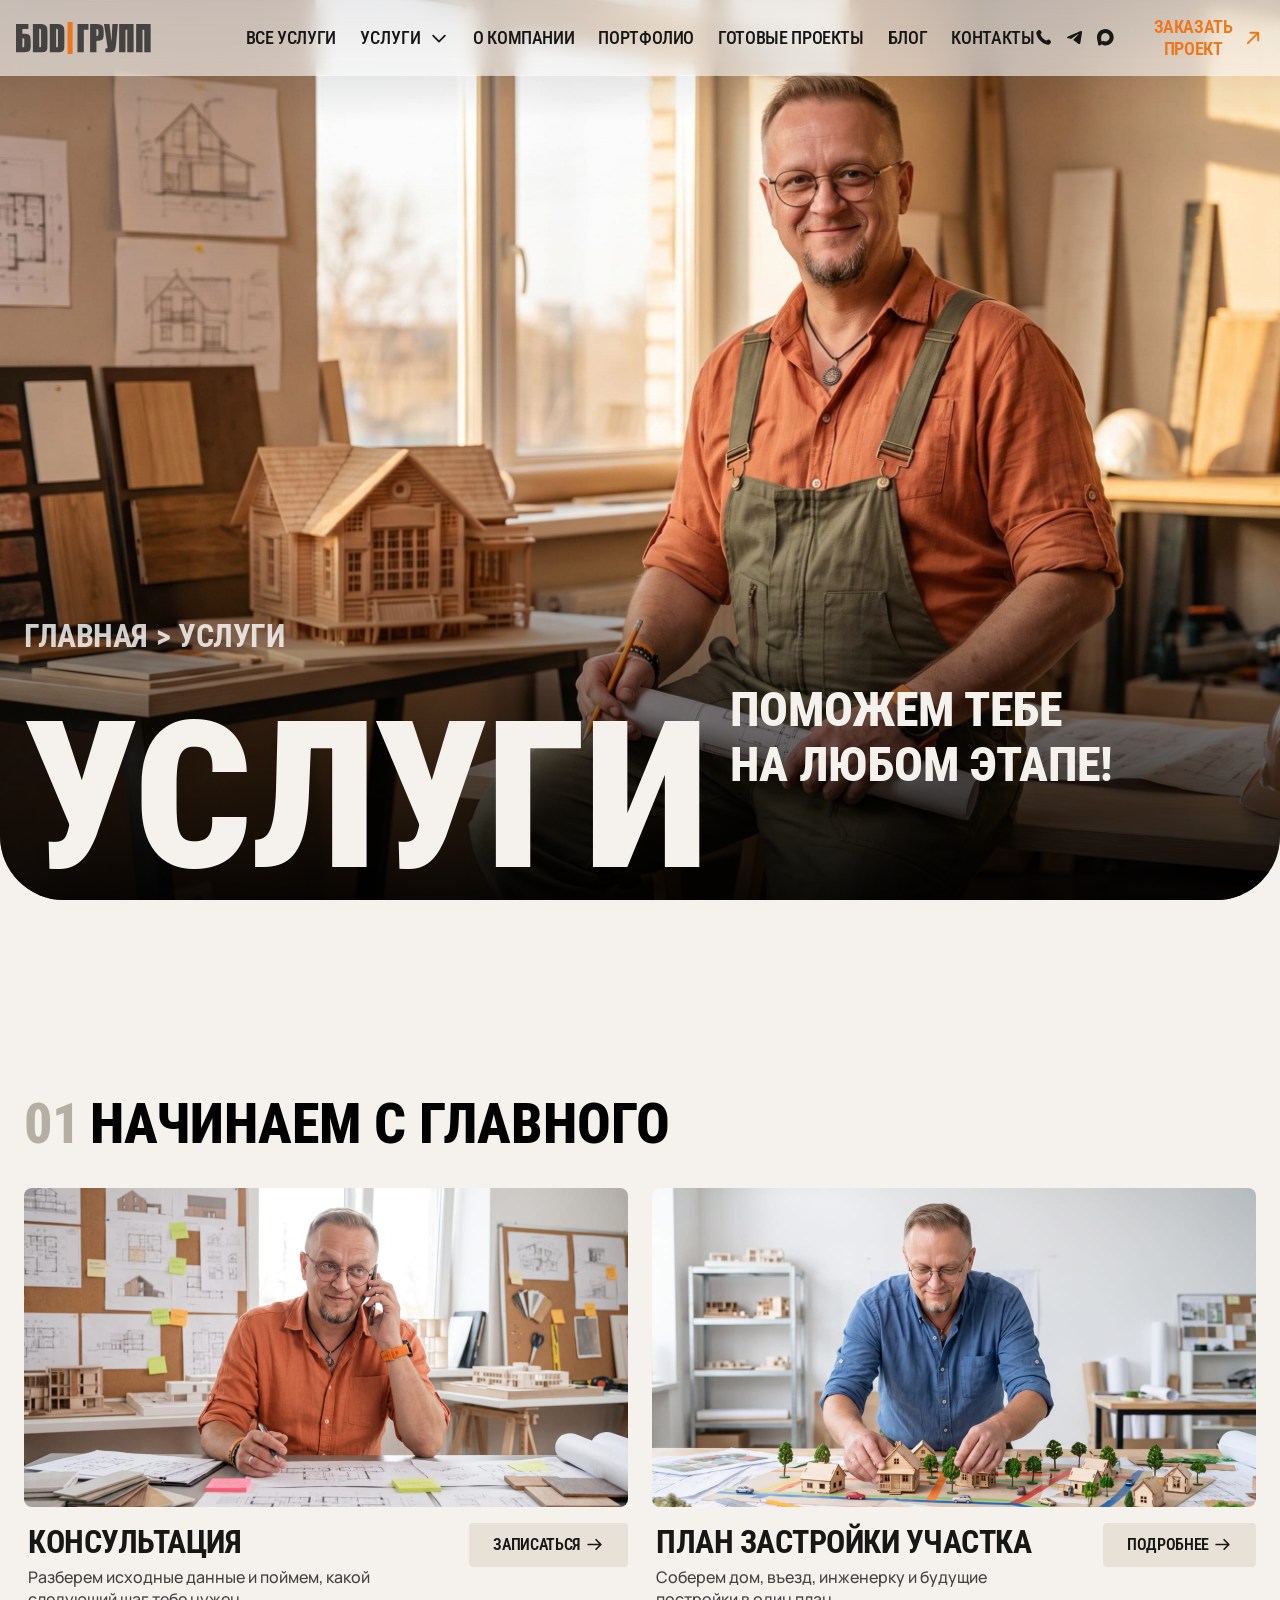
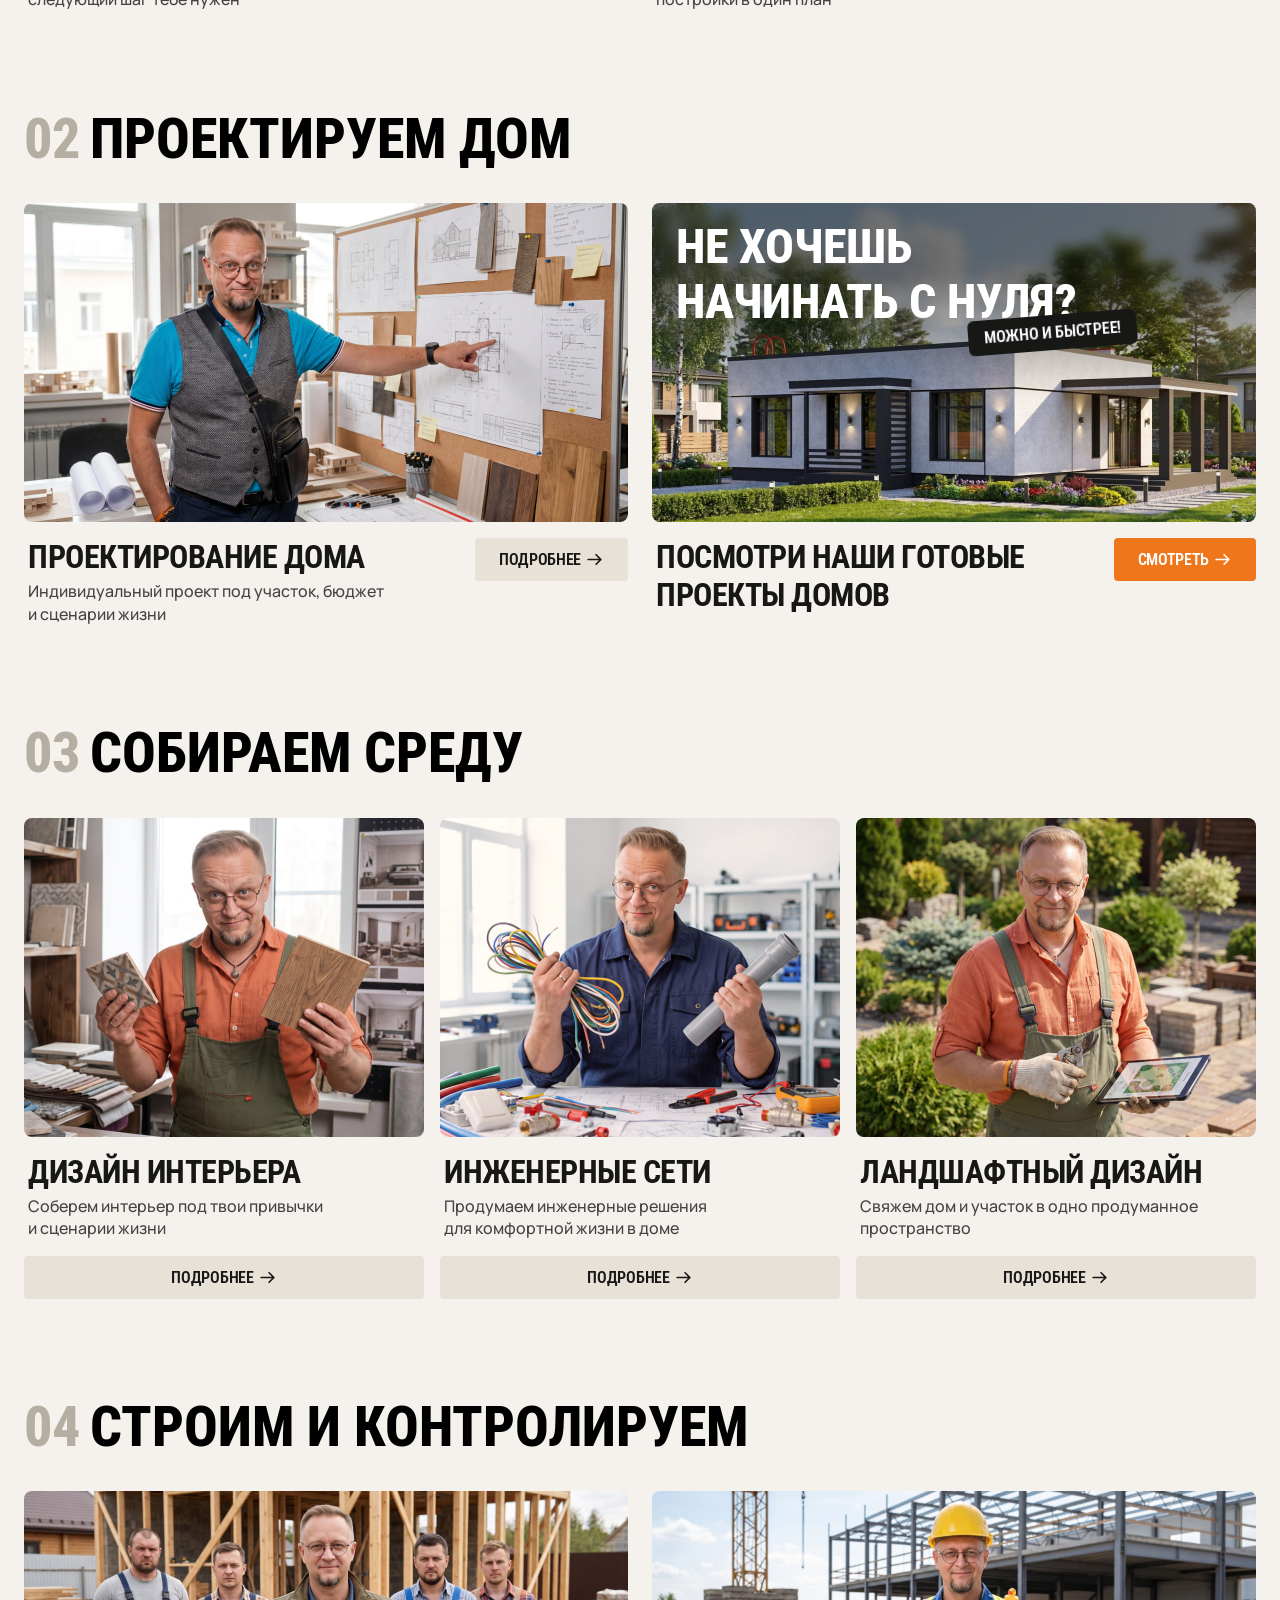
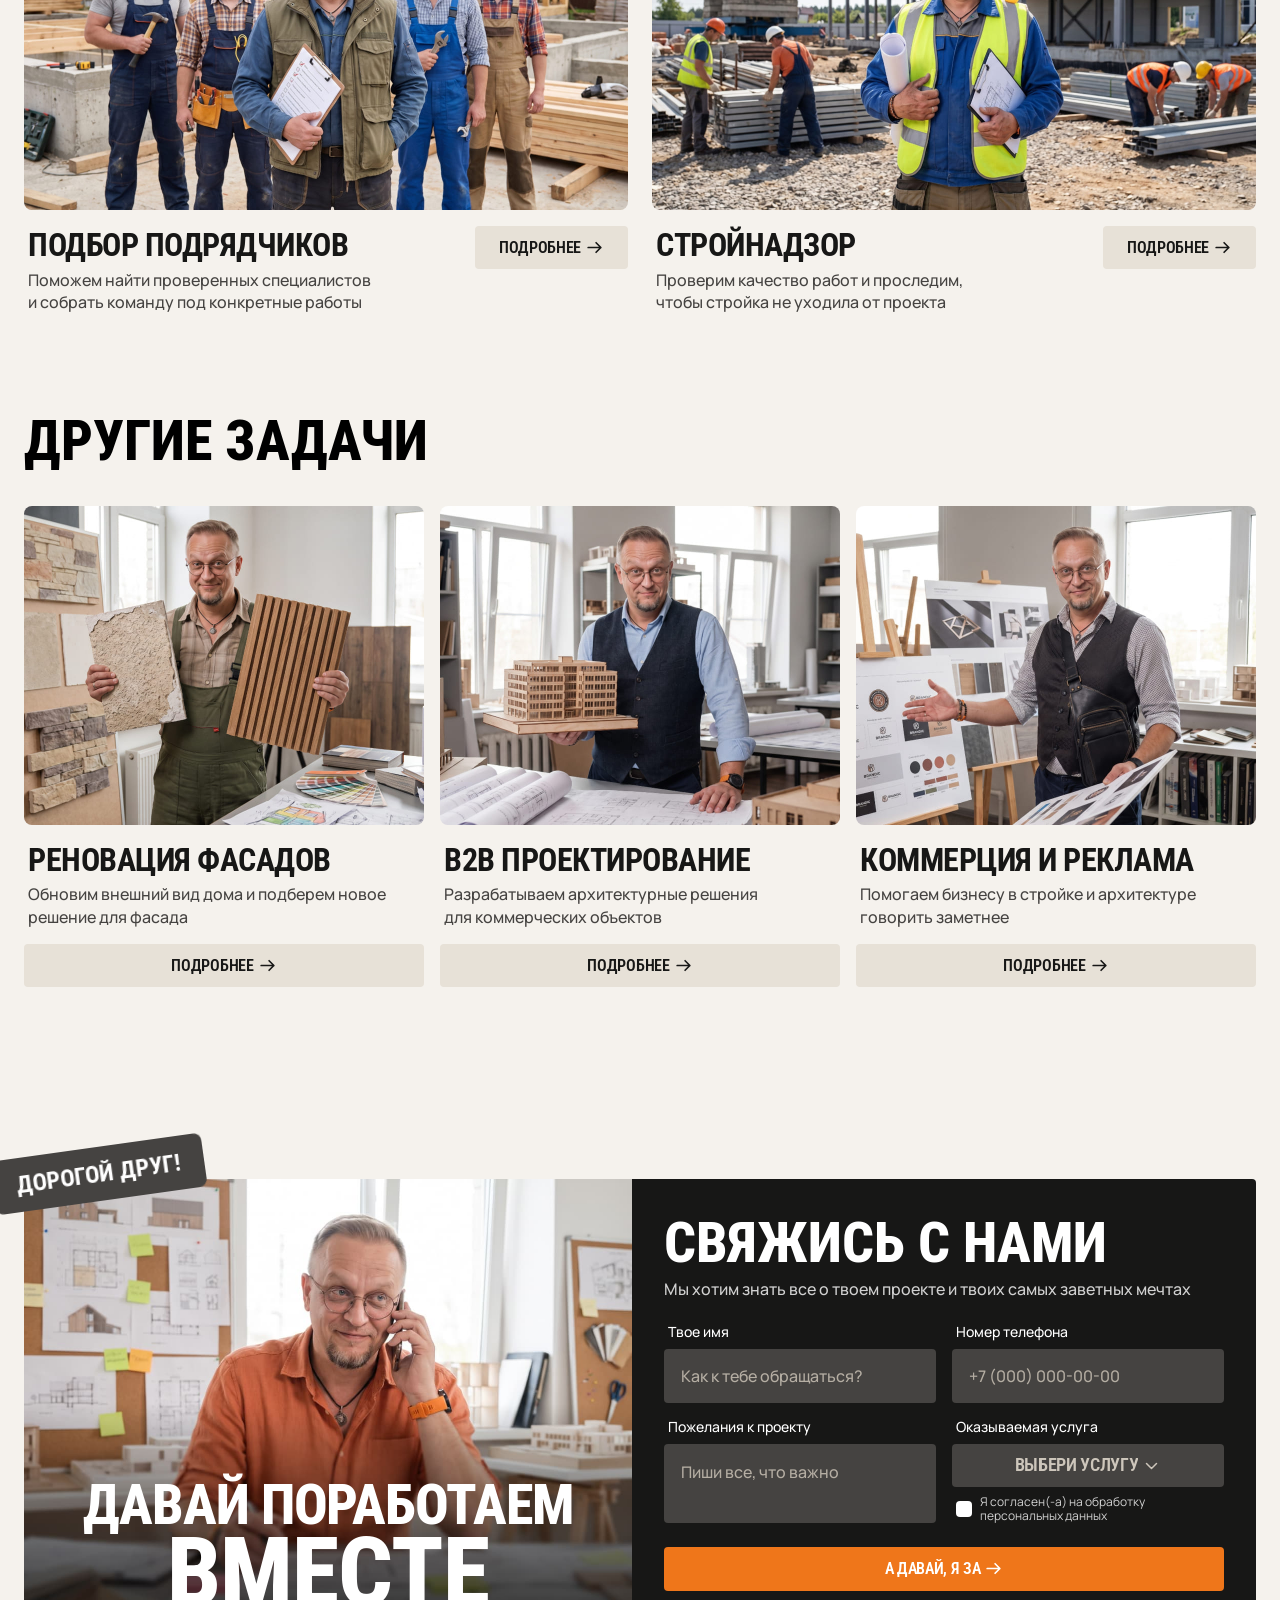
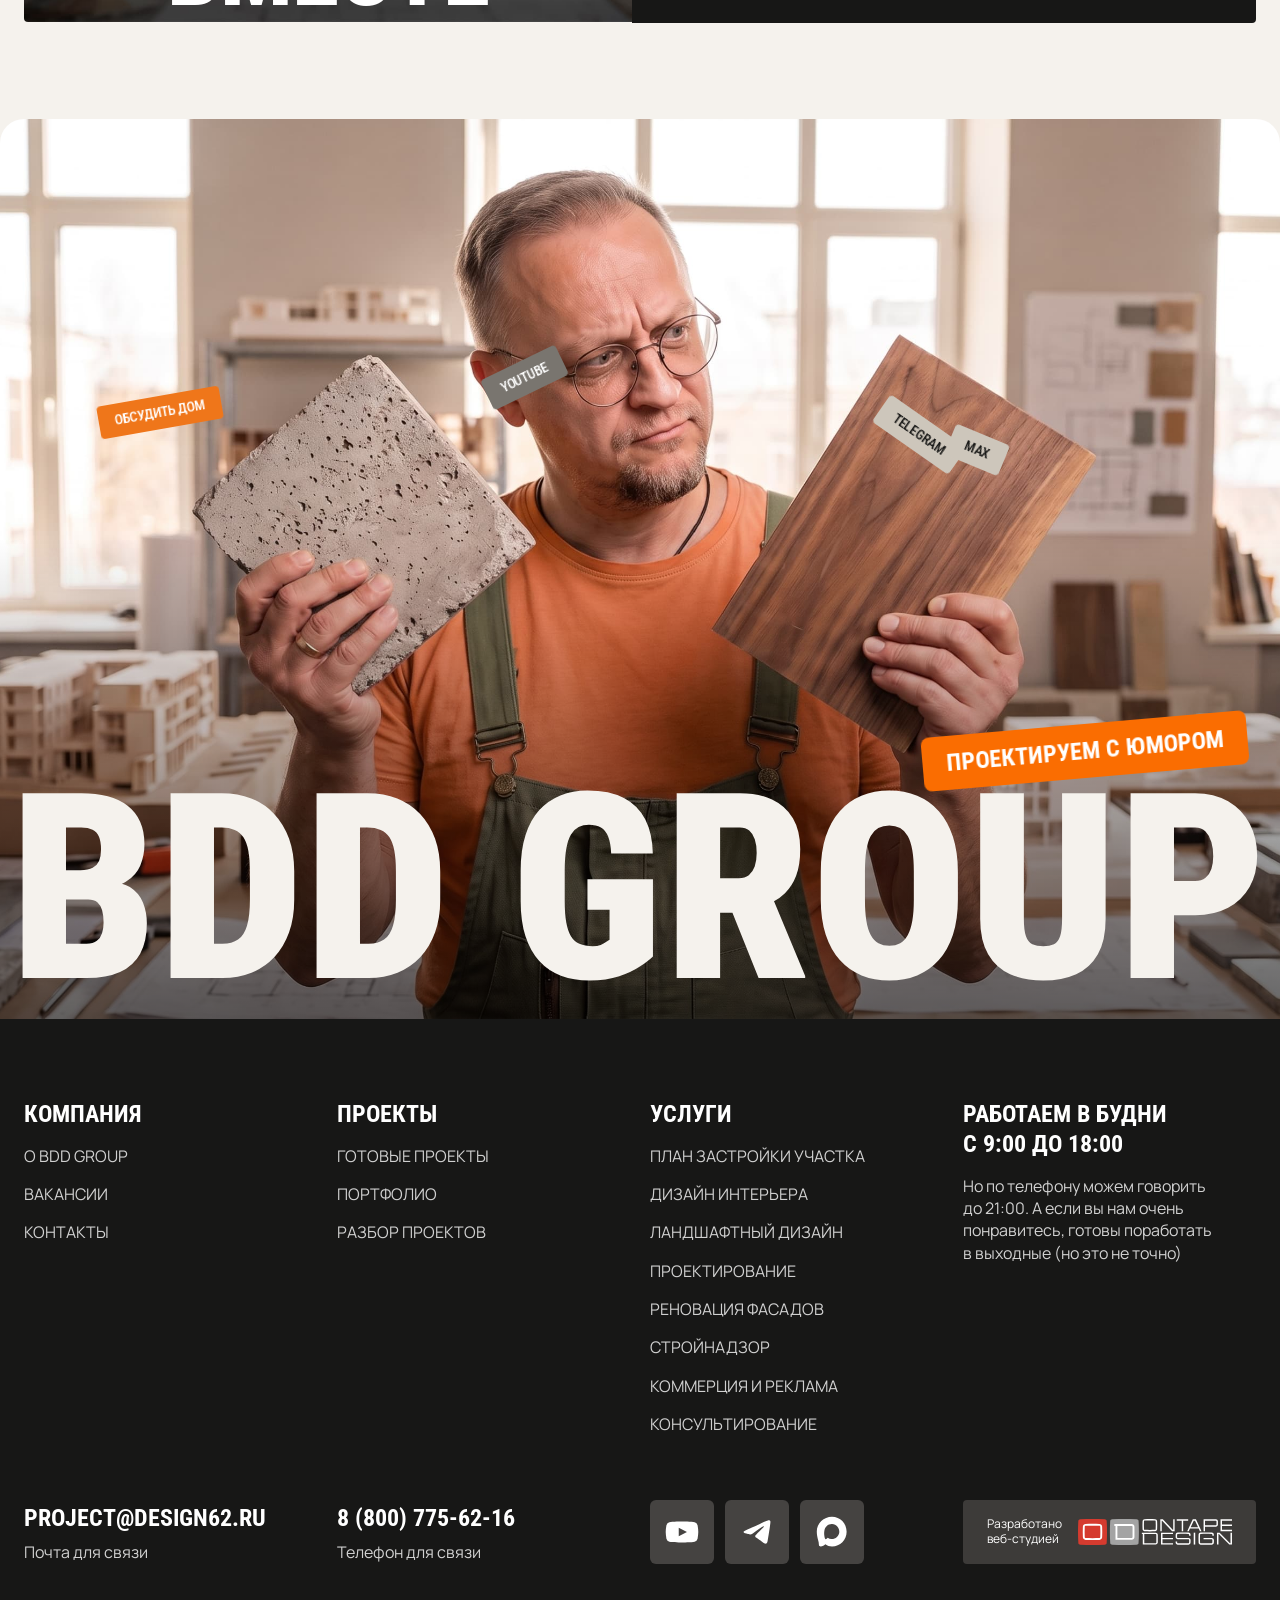
<file: services.html>
<!DOCTYPE html>
<html lang="en">

<head>
    <meta charset="UTF-8">
    <meta name="viewport" content="width=device-width, initial-scale=1.0">
    <title>Каталог услуг</title>
    <link rel="stylesheet" href="assets/style/style.css">
</head>

<body>
    <header class="header">
        <div class="header_container">
            <div class="header_logo">
                <a href="./index.html" class="header_logo__image">
                    <img src="assets/images/logo/bdd_logo_ru.svg" alt="Логотип">
                </a>
            </div>
            <nav class="header_nav header_rc" id="header-nav">
                <a href="./services.html" class="header_link mobile">Все услуги</a>
                <div class="header_nav__item header_dropdown">

                    <button type="button" class="header_link header_dropdown__toggle" aria-expanded="false"
                        aria-controls="services-menu">
                        Услуги
                        <svg xmlns="http://www.w3.org/2000/svg" width="20" height="20" viewBox="0 0 17 17" fill="none"
                            aria-hidden="true">
                            <path d="M3.5 6.5L8.5 11.5L13.5 6.5" stroke="currentColor" stroke-width="1.5"
                                stroke-linecap="round" stroke-linejoin="round" />
                        </svg>
                    </button>

                    <div class="header_dropdown__panel" id="services-menu">
                        <ul class="header_dropdown__list header_medium_rc">
                            <li><a href="./service_page_pzu.html" class="header_dropdown__link is-active"
                                    data-img="assets/images/pzu/hero_section.jpg">План застройки участка</a></li>
                            <li><a href="./service_page_interior.html" class="header_dropdown__link"
                                    data-img="assets/images/interior/hero_section_interior.jpg">Дизайн интерьера</a>
                            </li>
                            <li><a href="/services/landscape/" class="header_dropdown__link"
                                    data-img="assets/images/interior/hero_section_interior.jpg">Ландшафтный дизайн</a>
                            </li>
                            <li><a href="./service_page_project.html" class="header_dropdown__link"
                                    data-img="assets/images/service_project/hero_section_project.jpg">Проектирование</a>
                            </li>
                            <li><a href="/services/facades/" class="header_dropdown__link"
                                    data-img="assets/images/service_project/hero_section_project.jpg">Реновация
                                    фасадов</a></li>
                            <li><a href="./service_page_supervision.html" class="header_dropdown__link"
                                    data-img="assets/images/supervision/hero_section.jpg">Стройнадзор</a></li>
                            <li><a href="./service_page_bddmedia.html" class="header_dropdown__link"
                                    data-img="assets/images/bddmedia/hero_section.jpg">Коммерция и реклама</a></li>
                            <li><a href="/services/consulting/" class="header_dropdown__link"
                                    data-img="assets/images/supervision/hero_section.jpg">Консультирование</a></li>
                        </ul>

                        <div class="header_dropdown__media"></div>
                    </div>
                </div>

                <a href="./about.html" class="header_link">О компании</a>
                <a href="./portfolio.html" class="header_link">Портфолио</a>
                <a href="./projects.html" class="header_link">Готовые проекты</a>
                <a href="./blog.html" class="header_link">Блог</a>
                <a href="./contacts.html" class="header_link">Контакты</a>
                <div class="header_nav__footer">
                    <button type="button" class="primary_btn orange_btn header_nav__cta tertiary_btn">
                        Заказать проект
                    </button>
                </div>
            </nav>
            <div class="header_buttons">
                <ul class="header_contacts">
                    <li>
                        <a href="tel:+70000000000" class="header_contact" aria-label="Позвонить">
                            <svg xmlns="http://www.w3.org/2000/svg" width="19" height="19" viewBox="0 0 19 19"
                                fill="none">
                                <path
                                    d="M6.63439 7.0089C7.18538 8.15654 7.93653 9.2321 8.88772 10.1834C9.83899 11.1346 10.9146 11.8858 12.0622 12.4368C12.1609 12.4841 12.2103 12.5079 12.2727 12.5261C12.4947 12.5907 12.7672 12.5443 12.9551 12.4097C13.0081 12.3718 13.0533 12.3266 13.1438 12.2361C13.4206 11.9592 13.559 11.8209 13.6981 11.7304C14.2229 11.3892 14.8995 11.3892 15.4243 11.7304C15.5635 11.8209 15.7018 11.9592 15.9786 12.2361L16.1328 12.3903C16.5536 12.8111 16.7639 13.0214 16.8782 13.2474C17.1055 13.6966 17.1055 14.2273 16.8782 14.6766C16.7639 14.9025 16.5536 15.1129 16.1328 15.5336L16.0081 15.6584C15.5888 16.0777 15.3792 16.2874 15.0941 16.4474C14.7778 16.6251 14.2866 16.7529 13.9238 16.7517C13.597 16.7508 13.3735 16.6874 12.9266 16.5606C10.5252 15.8789 8.25914 14.593 6.36869 12.7025C4.4782 10.812 3.19216 8.54588 2.51056 6.14447C2.38373 5.69762 2.32031 5.47419 2.31934 5.14727C2.31826 4.78452 2.446 4.2933 2.62367 3.97702C2.78378 3.69199 2.99342 3.48235 3.41271 3.06306L3.5375 2.93827C3.95823 2.51755 4.1686 2.30718 4.39452 2.19291C4.84384 1.96565 5.37446 1.96565 5.82378 2.19291C6.04971 2.30718 6.26008 2.51755 6.6808 2.93827L6.83507 3.09254C7.11184 3.36931 7.25023 3.5077 7.3407 3.64685C7.68191 4.17165 7.68191 4.84819 7.3407 5.37298C7.25023 5.51213 7.11184 5.65052 6.83507 5.92729C6.74458 6.01779 6.69933 6.06304 6.66145 6.11593C6.52686 6.30389 6.48039 6.57643 6.54509 6.79838C6.56329 6.86084 6.58699 6.91019 6.63439 7.0089Z"
                                    fill="#171716" />
                            </svg>
                        </a>
                    </li>
                    <li>
                        <a href="https://t.me/username" class="header_contact" target="_blank" rel="noopener"
                            aria-label="Telegram">
                            <svg xmlns="http://www.w3.org/2000/svg" width="19" height="19" viewBox="0 0 19 19"
                                fill="none">
                                <path
                                    d="M3.03117 8.59642C7.05769 6.76182 9.74268 5.55233 11.0861 4.96797C14.9219 3.2995 15.7189 3.00967 16.2384 3.0001C16.3527 2.998 16.6082 3.02761 16.7737 3.16804C16.9134 3.28661 16.9518 3.44679 16.9702 3.55921C16.9886 3.67163 17.0115 3.92773 16.9933 4.12784C16.7855 6.41185 15.8861 11.9545 15.4285 14.5127C15.2349 15.5951 14.8536 15.958 14.4845 15.9936C13.6824 16.0707 13.0734 15.4392 12.2965 14.9067C11.0809 14.0733 10.3941 13.5545 9.21409 12.7413C7.8504 11.8015 8.73442 11.285 9.51159 10.4409C9.71497 10.22 13.249 6.8583 13.3174 6.55334C13.326 6.5152 13.3339 6.37304 13.2532 6.29797C13.1724 6.2229 13.0532 6.24857 12.9672 6.26899C12.8453 6.29792 10.9033 7.64029 7.14115 10.2961C6.58991 10.6919 6.09062 10.8848 5.64327 10.8747C5.15011 10.8635 4.20146 10.5831 3.49623 10.3433C2.63124 10.0493 1.94377 9.89383 2.00363 9.39445C2.03481 9.13434 2.37733 8.86833 3.03117 8.59642Z"
                                    fill-rule="evenodd" clip-rule="evenodd" fill="#171716" />
                            </svg>
                        </a>
                    </li>
                    <li>
                        <a href="https://max.ru/username" class="header_contact" target="_blank" rel="noopener"
                            aria-label="Max">
                            <svg xmlns="http://www.w3.org/2000/svg" width="19" height="19" viewBox="0 0 38 38"
                                fill="none">
                                <path
                                    d="M19.0248 35.0944C15.7535 35.0944 14.2333 34.6169 11.5909 32.7066C9.91943 34.8556 4.62657 36.5351 4.39572 33.6617C4.39572 31.5048 3.91817 29.6822 3.37694 27.6924C2.73225 25.2409 2 22.5109 2 18.5552C2 9.10758 9.7523 2 18.9372 2C28.1301 2 35.3332 9.45779 35.3332 18.6427C35.3641 27.6856 28.0676 35.0462 19.0248 35.0944ZM19.1601 10.1661C14.687 9.93535 11.2008 13.0315 10.4288 17.8866C9.79208 21.906 10.9223 26.8009 11.8853 27.0556C12.347 27.167 13.509 26.2279 14.2333 25.5036C15.431 26.3309 16.8256 26.8279 18.2766 26.9442C22.9115 27.1671 26.8718 23.6386 27.183 19.0089C27.3641 14.3693 23.7956 10.4396 19.1601 10.1741V10.1661Z"
                                    fill-rule="evenodd" clip-rule="evenodd" fill="#171716" />
                            </svg>
                        </a>
                    </li>
                </ul>

                <span class="header_divider" aria-hidden="true"></span>

                <button type="button" class="header_cta tertiary_btn">Заказать проект</button>
                <button type="button" class="header_burger" aria-label="Открыть меню" aria-expanded="false"
                    aria-controls="header-nav">
                    <span></span>
                    <span></span>
                    <span></span>
                </button>
            </div>
        </div>
    </header>
    <main>
        <section class="hero_section services">
            <div class="hero_image_bg">
                <img class="hero_image cover" src="./assets/images/services/hero_section.jpg" alt="Главный экран">
            </div>
            <div class="hero_block">
                <div class="hero_block_content container">
                    <nav class="hero_breadcrumbs h4_rc" aria-label="Хлебные крошки">
                        <ol>
                            <li><a href="/">Главная</a></li>
                            >
                            <li aria-current="page">Услуги</li>
                        </ol>
                    </nav>
                    <div class="hero_title">
                        <h1 class="hero_black_rc">
                            Услуги
                        </h1>
                        <span class="h3_rc">Поможем тебе на любом этапе!</span>
                    </div>
                </div>
            </div>
        </section>
        <section class="steps">
            <div class="container">
                <article class="step_card">
                    <div class="step_card__header">
                        <span class="step_card__number h2_rc">01</span>
                        <h2 class="step_card__title h2_rc">Начинаем <br class="br-mob"> с главного</h2>
                    </div>
                    <div class="step_card__content step_grid__2">
                        <div class="service_card">
                            <div class="service_card__image">
                                <img class="cover" src="assets/images/services/service_1.jpg" alt="Консультация">
                            </div>
                            <div class="service_card__content">
                                <h3 class="service_card__title h4_rc">
                                    Консультация
                                </h3>
                                <p class="service_card__text body_medium_mr">
                                    Разберем исходные данные и поймем, какой следующий шаг тебе нужен
                                </p>
                                <a href="/service.html" class="service_card__btn primary_btn grey_btn">
                                    Записаться
                                </a>
                            </div>
                        </div>
                        <div class="service_card">
                            <div class="service_card__image">
                                <img class="cover" src="assets/images/services/service_2.jpg"
                                    alt="План застройки участка">
                            </div>
                            <div class="service_card__content">
                                <h3 class="service_card__title h4_rc">
                                    План застройки участка
                                </h3>
                                <p class="service_card__text body_medium_mr">
                                    Соберем дом, въезд, инженерку и будущие постройки в один план
                                </p>
                                <a href="/service.html" class="service_card__btn primary_btn grey_btn">
                                    Подробнее
                                </a>
                            </div>
                        </div>
                    </div>
                </article>
                <article class="step_card">
                    <div class="step_card__header">
                        <span class="step_card__number h2_rc">02</span>
                        <h2 class="step_card__title h2_rc">Проектируем дом</h2>
                    </div>
                    <div class="step_card__content step_grid__2">
                        <div class="service_card">
                            <div class="service_card__image">
                                <img class="cover" src="assets/images/services/service_3.jpg" alt="Проектирование дома">
                            </div>
                            <div class="service_card__content">
                                <h3 class="service_card__title h4_rc">
                                    Проектирование дома
                                </h3>
                                <p class="service_card__text body_medium_mr">
                                    Индивидуальный проект под участок, бюджет и сценарии жизни
                                </p>
                                <a href="/service.html" class="service_card__btn primary_btn grey_btn">
                                    Подробнее
                                </a>
                            </div>
                        </div>
                        <div class="service_card service_card__promo">
                            <div class="service_card__image">
                                <div class="service_promo__header">
                                    <span class="service_promo__title h3_rc">Не хочешь начинать с нуля?</span>
                                    <span class="service_promo__slogan buttons_semibold_rc">Можно и быстрее!</span>
                                </div>
                                <img class="cover" src="assets/images/services/service_4.jpg"
                                    alt="Посмотри наши готовые проекты домов">
                            </div>
                            <div class="service_card__content">
                                <h3 class="service_card__title h4_rc">
                                    Посмотри наши готовые проекты домов
                                </h3>
                                <a href="/service.html" class="service_card__btn primary_btn orange_btn">
                                    Смотреть
                                </a>
                            </div>
                        </div>
                    </div>
                </article>
                <article class="step_card">
                    <div class="step_card__header">
                        <span class="step_card__number h2_rc">03</span>
                        <h2 class="step_card__title h2_rc">Собираем среду</h2>
                    </div>
                    <div class="step_card__content step_grid__3">
                        <div class="service_card">
                            <div class="service_card__image">
                                <img class="cover" src="assets/images/services/service_5.jpg" alt="Дизайн интерьера">
                            </div>
                            <div class="service_card__content">
                                <h3 class="service_card__title h4_rc">
                                    Дизайн интерьера
                                </h3>
                                <p class="service_card__text body_medium_mr">
                                    Соберем интерьер под твои привычки и сценарии жизни
                                </p>
                                <a href="/service.html" class="service_card__btn primary_btn grey_btn">
                                    Подробнее
                                </a>
                            </div>
                        </div>
                        <div class="service_card">
                            <div class="service_card__image">
                                <img class="cover" src="assets/images/services/service_6.jpg" alt="Инженерные сети">
                            </div>
                            <div class="service_card__content">
                                <h3 class="service_card__title h4_rc">
                                    Инженерные сети
                                </h3>
                                <p class="service_card__text body_medium_mr">
                                    Продумaем инженерные решения для комфортной жизни в доме
                                </p>
                                <a href="/service.html" class="service_card__btn primary_btn grey_btn">
                                    Подробнее
                                </a>
                            </div>
                        </div>
                        <div class="service_card">
                            <div class="service_card__image">
                                <img class="cover" src="assets/images/services/service_7.jpg" alt="Ландшафтный дизайн">
                            </div>
                            <div class="service_card__content">
                                <h3 class="service_card__title h4_rc">
                                    Ландшафтный дизайн
                                </h3>
                                <p class="service_card__text body_medium_mr">
                                    Свяжем дом и участок в одно продуманное пространство
                                </p>
                                <a href="/service.html" class="service_card__btn primary_btn grey_btn">
                                    Подробнее
                                </a>
                            </div>
                        </div>
                    </div>
                </article>
                <article class="step_card">
                    <div class="step_card__header">
                        <span class="step_card__number h2_rc">04</span>
                        <h2 class="step_card__title h2_rc">Строим <br class="br-mob"> и контролируем</h2>
                    </div>
                    <div class="step_card__content step_grid__2">
                        <div class="service_card">
                            <div class="service_card__image">
                                <img class="cover" src="assets/images/services/service_8.jpg" alt="Подбор подрядчиков">
                            </div>
                            <div class="service_card__content">
                                <h3 class="service_card__title h4_rc">
                                    Подбор подрядчиков
                                </h3>
                                <p class="service_card__text body_medium_mr">
                                    Поможем найти проверенных специалистов и собрать команду под конкретные работы
                                </p>
                                <a href="/service.html" class="service_card__btn primary_btn grey_btn">
                                    Подробнее
                                </a>
                            </div>
                        </div>
                        <div class="service_card">
                            <div class="service_card__image">
                                <img class="cover" src="assets/images/services/service_9.jpg" alt="Стройнадзор">
                            </div>
                            <div class="service_card__content">
                                <h3 class="service_card__title h4_rc">
                                    Стройнадзор
                                </h3>
                                <p class="service_card__text body_medium_mr">
                                    Проверим качество работ и проследим, чтобы стройка не уходила от проекта
                                </p>
                                <a href="/service.html" class="service_card__btn primary_btn grey_btn">
                                    Подробнее
                                </a>
                            </div>
                        </div>
                    </div>
                </article>
                <article class="step_card">
                    <div class="step_card__header">
                        <h2 class="step_card__title h2_rc">Другие задачи</h2>
                    </div>
                    <div class="step_card__content step_grid__3">
                        <div class="service_card">
                            <div class="service_card__image">
                                <img class="cover" src="assets/images/services/service_10.jpg" alt="Реновация фасадов">
                            </div>
                            <div class="service_card__content">
                                <h3 class="service_card__title h4_rc">
                                    Реновация фасадов
                                </h3>
                                <p class="service_card__text body_medium_mr">
                                    Обновим внешний вид дома и подберем новое решение для фасада
                                </p>
                                <a href="/service.html" class="service_card__btn primary_btn grey_btn">
                                    Подробнее
                                </a>
                            </div>
                        </div>
                        <div class="service_card">
                            <div class="service_card__image">
                                <img class="cover" src="assets/images/services/service_11.jpg" alt="B2B проектирование">
                            </div>
                            <div class="service_card__content">
                                <h3 class="service_card__title h4_rc">
                                    B2B проектирование
                                </h3>
                                <p class="service_card__text body_medium_mr">
                                    Разрабатываем архитектурные решения для коммерческих объектов
                                </p>
                                <a href="/service.html" class="service_card__btn primary_btn grey_btn">
                                    Подробнее
                                </a>
                            </div>
                        </div>
                        <div class="service_card">
                            <div class="service_card__image">
                                <img class="cover" src="assets/images/services/service_12.jpg"
                                    alt="Коммерция и реклама">
                            </div>
                            <div class="service_card__content">
                                <h3 class="service_card__title h4_rc">
                                    Коммерция и реклама
                                </h3>
                                <p class="service_card__text body_medium_mr">
                                    Помогаем бизнесу в стройке и архитектуре говорить заметнее
                                </p>
                                <a href="/service.html" class="service_card__btn primary_btn grey_btn">
                                    Подробнее
                                </a>
                            </div>
                        </div>
                    </div>
                </article>
            </div>
        </section>
        <section class="feedback section">
            <div class="container">
                <div class="feedback_block">
                    <div class="plaque">
                        <h5 class="plaque_text h5_rc">Дорогой друг!</h5>
                    </div>

                    <div class="feedback_media">
                        <img src="./assets/images/feedback/feedback_image.jpg" alt="" class="feedback_image cover">
                        <p class="feedback_slogan h2_rc">
                            Давай поработаем <span>вместе</span>
                        </p>
                    </div>

                    <form action="" class="feedback_form">
                        <div class="feedback_head">
                            <h2 class="feedback_title h2_rc">Свяжись с нами</h2>
                            <p class="feedback_subtitle body_medium_mr">Мы хотим знать все о твоем проекте и твоих самых
                                заветных мечтах</p>
                        </div>

                        <div class="feedback_fields">
                            <label class="field">
                                <span class="field_label caption_medium_mr">Твое имя</span>
                                <input type="text" name="name" class="field_input body_medium_mr"
                                    placeholder="Как к тебе обращаться?">
                            </label>

                            <label class="field">
                                <span class="field_label caption_medium_mr">Номер телефона</span>
                                <input type="tel" name="phone" class="field_input body_medium_mr"
                                    placeholder="+7 (000) 000-00-00">
                            </label>

                            <label class="field">
                                <span class="field_label caption_medium_mr">Пожелания к проекту</span>
                                <textarea name="message" class="field_input field_textarea body_medium_mr"
                                    placeholder="Пиши все, что важно"></textarea>
                            </label>

                            <div class="field">
                                <label for="feedback_service" class="field_label caption_medium_mr">Оказываемая
                                    услуга</label>
                                <div class="field_input field_select header_button_rc">
                                    <span class="field_select__text">Выбери услугу</span>
                                    <select id="feedback_service" name="service" class="field_select__control">
                                        <option value="" disabled selected hidden>Выбери услугу</option>
                                        <option>Дизайн интерьера</option>
                                        <option>Проектирование</option>
                                        <option>Ландшафтный дизайн</option>
                                    </select>
                                </div>

                                <label class="checkbox feedback_checkbox">
                                    <input type="checkbox" name="agree" class="checkbox_input" required>
                                    <span class="checkbox_box"></span>
                                    <span class="checkbox_text micro_mr">Я согласен(-а) на обработку персональных
                                        данных</span>
                                </label>
                            </div>
                        </div>

                        <button type="submit" class="primary_btn orange_btn feedback_btn">
                            А давай, я за
                        </button>
                    </form>
                </div>
            </div>
        </section>
    </main>
    <footer>
        <div class="footer_media">
            <img class="footer_media_img cover" src="assets/images/services/footer.jpg" alt="Подвал">
            <div class="footer_media__content">
                <div class="footer_title_slogan">
                    <h2 class="footer_media__title">BDD GROUP</h2>
                    <div class="slogan_footer chip orange_chip">
                        <h5 class="h5_rc">Проектируем с юмором</h5>
                    </div>
                </div>
                <a href="/" class="footer_media__chip chip_1 tabs_medium_rc orange_chip">
                    Обсудить дом
                </a>
                <a href="/" class="footer_media__chip chip_2 tabs_medium_rc dark_chip">
                    YouTube
                </a>
                <a href="/" class="footer_media__chip chip_3 tabs_medium_rc grey_chip">
                    Telegram
                </a>
                <a href="/" class="footer_media__chip chip_4 tabs_medium_rc grey_chip">
                    Max
                </a>
            </div>
        </div>
        <div class="footer_bottom">
            <div class="container">
                <div class="footer_grid">
                    <nav class="footer_col" aria-label="Компания">
                        <p class="footer_col__title h5_rc">Компания</p>
                        <ul class="footer_col__list body_reg_mr">
                            <li><a href="/about/" class="footer_link">О BDD GROUP</a></li>
                            <li><a href="/vacancies/" class="footer_link">Вакансии</a></li>
                            <li><a href="/contacts/" class="footer_link">Контакты</a></li>
                        </ul>
                    </nav>

                    <nav class="footer_col" aria-label="Проекты">
                        <p class="footer_col__title h5_rc">Проекты</p>
                        <ul class="footer_col__list body_reg_mr">
                            <li><a href="/projects/" class="footer_link">Готовые проекты</a></li>
                            <li><a href="/portfolio/" class="footer_link">Портфолио</a></li>
                            <li><a href="/reviews/" class="footer_link">Разбор проектов</a></li>
                        </ul>
                    </nav>

                    <nav class="footer_col" aria-label="Услуги">
                        <p class="footer_col__title h5_rc">Услуги</p>
                        <ul class="footer_col__list body_reg_mr">
                            <li><a href="/service_page_pzu.html" class="footer_link">План застройки участка</a></li>
                            <li><a href="/service_page_interior.html" class="footer_link">Дизайн интерьера</a></li>
                            <li><a href="/services/landscape/" class="footer_link">Ландшафтный дизайн</a></li>
                            <li><a href="/service_page_project.html" class="footer_link">Проектирование</a></li>
                            <li><a href="/services/facades/" class="footer_link">Реновация фасадов</a></li>
                            <li><a href="/service_page_supervision.html" class="footer_link">Стройнадзор</a></li>
                            <li><a href="/service_page_bddmedia.html" class="footer_link">Коммерция и реклама</a></li>
                            <li><a href="/services/consulting/" class="footer_link">Консультирование</a></li>
                        </ul>
                    </nav>

                    <div class="footer_col">
                        <p class="footer_col__title h5_rc">Работаем в будни<br>с 9:00 до 18:00</p>
                        <p class="footer_col__text body_reg_mr">Но по телефону можем говорить до&nbsp;21:00. А если вы
                            нам
                            очень
                            понравитесь, готовы поработать в&nbsp;выходные (но это не точно)</p>
                    </div>

                    <div class="footer_contact">
                        <a href="mailto:project@design62.ru" class="footer_contact__value h5_rc">project@design62.ru</a>
                        <span class="footer_contact__label body_reg_mr">Почта для связи</span>
                    </div>

                    <div class="footer_contact">
                        <a href="tel:88007756216" class="footer_contact__value h5_rc">8 (800) 775-62-16</a>
                        <span class="footer_contact__label body_reg_mr">Телефон для связи</span>
                    </div>

                    <ul class="footer_socials">
                        <li>
                            <a href="https://youtube.com/@username" class="footer_social" target="_blank" rel="noopener"
                                aria-label="YouTube">
                                <svg viewBox="0 0 24 24" fill="currentColor" aria-hidden="true">
                                    <path fill-rule="evenodd"
                                        d="M23 7.2a3 3 0 0 0-2.1-2.1C19 4.6 12 4.6 12 4.6s-7 0-8.9.5A3 3 0 0 0 1 7.2 31 31 0 0 0 .5 12a31 31 0 0 0 .5 4.8 3 3 0 0 0 2.1 2.1c1.9.5 8.9.5 8.9.5s7 0 8.9-.5a3 3 0 0 0 2.1-2.1 31 31 0 0 0 .5-4.8 31 31 0 0 0-.5-4.8zM9.7 15V9l5.8 3-5.8 3z" />
                                </svg>
                            </a>
                        </li>
                        <li>
                            <a href="https://t.me/username" class="footer_social" target="_blank" rel="noopener"
                                aria-label="Telegram">
                                <svg viewBox="0 0 19 19" fill="currentColor" aria-hidden="true">
                                    <path fill-rule="evenodd"
                                        d="M3.03117 8.59642C7.05769 6.76182 9.74268 5.55233 11.0861 4.96797C14.9219 3.2995 15.7189 3.00967 16.2384 3.0001C16.3527 2.998 16.6082 3.02761 16.7737 3.16804C16.9134 3.28661 16.9518 3.44679 16.9702 3.55921C16.9886 3.67163 17.0115 3.92773 16.9933 4.12784C16.7855 6.41185 15.8861 11.9545 15.4285 14.5127C15.2349 15.5951 14.8536 15.958 14.4845 15.9936C13.6824 16.0707 13.0734 15.4392 12.2965 14.9067C11.0809 14.0733 10.3941 13.5545 9.21409 12.7413C7.8504 11.8015 8.73442 11.285 9.51159 10.4409C9.71497 10.22 13.249 6.8583 13.3174 6.55334C13.326 6.5152 13.3339 6.37304 13.2532 6.29797C13.1724 6.2229 13.0532 6.24857 12.9672 6.26899C12.8453 6.29792 10.9033 7.64029 7.14115 10.2961C6.58991 10.6919 6.09062 10.8848 5.64327 10.8747C5.15011 10.8635 4.20146 10.5831 3.49623 10.3433C2.63124 10.0493 1.94377 9.89383 2.00363 9.39445C2.03481 9.13434 2.37733 8.86833 3.03117 8.59642Z" />
                                </svg>
                            </a>
                        </li>
                        <li>
                            <a href="https://max.ru/username" class="footer_social" target="_blank" rel="noopener"
                                aria-label="Max">
                                <svg viewBox="0 0 38 38" fill="currentColor" aria-hidden="true">
                                    <path fill-rule="evenodd"
                                        d="M19.0248 35.0944C15.7535 35.0944 14.2333 34.6169 11.5909 32.7066C9.91943 34.8556 4.62657 36.5351 4.39572 33.6617C4.39572 31.5048 3.91817 29.6822 3.37694 27.6924C2.73225 25.2409 2 22.5109 2 18.5552C2 9.10758 9.7523 2 18.9372 2C28.1301 2 35.3332 9.45779 35.3332 18.6427C35.3641 27.6856 28.0676 35.0462 19.0248 35.0944ZM19.1601 10.1661C14.687 9.93535 11.2008 13.0315 10.4288 17.8866C9.79208 21.906 10.9223 26.8009 11.8853 27.0556C12.347 27.167 13.509 26.2279 14.2333 25.5036C15.431 26.3309 16.8256 26.8279 18.2766 26.9442C22.9115 27.1671 26.8718 23.6386 27.183 19.0089C27.3641 14.3693 23.7956 10.4396 19.1601 10.1741V10.1661Z" />
                                </svg>
                            </a>
                        </li>
                    </ul>

                    <a href="https://ontape.ru" class="footer_dev" target="_blank" rel="noopener">
                        <span class="footer_dev__text">Разработано<br>веб-студией</span>
                        <img src="assets/icons/ontape.svg" alt="Ontape Design" class="footer_dev__logo">
                    </a>
                </div>
            </div>
        </div>
    </footer>
    <script src="https://cdnjs.cloudflare.com/ajax/libs/gsap/3.12.5/gsap.min.js"></script>
    <script src="assets/js/script.js"></script>
</body>

</html>
</file>
<file: assets/style/style.css>
/* fonts */

/* Roboto Condensed */
@font-face {
    font-family: 'Roboto Condensed';
    src: url('../fonts/RobotoCondensed-Thin.ttf') format('truetype');
    font-weight: 100;
    font-style: normal;
    font-display: swap;
}

@font-face {
    font-family: 'Roboto Condensed';
    src: url('../fonts/RobotoCondensed-ExtraLight.ttf') format('truetype');
    font-weight: 200;
    font-style: normal;
    font-display: swap;
}

@font-face {
    font-family: 'Roboto Condensed';
    src: url('../fonts/RobotoCondensed-Light.ttf') format('truetype');
    font-weight: 300;
    font-style: normal;
    font-display: swap;
}

@font-face {
    font-family: 'Roboto Condensed';
    src: url('../fonts/RobotoCondensed-Regular.ttf') format('truetype');
    font-weight: 400;
    font-style: normal;
    font-display: swap;
}

@font-face {
    font-family: 'Roboto Condensed';
    src: url('../fonts/RobotoCondensed-Medium.ttf') format('truetype');
    font-weight: 500;
    font-style: normal;
    font-display: swap;
}

@font-face {
    font-family: 'Roboto Condensed';
    src: url('../fonts/RobotoCondensed-SemiBold.ttf') format('truetype');
    font-weight: 600;
    font-style: normal;
    font-display: swap;
}

@font-face {
    font-family: 'Roboto Condensed';
    src: url('../fonts/RobotoCondensed-Bold.ttf') format('truetype');
    font-weight: 700;
    font-style: normal;
    font-display: swap;
}

@font-face {
    font-family: 'Roboto Condensed';
    src: url('../fonts/RobotoCondensed-ExtraBold.ttf') format('truetype');
    font-weight: 800;
    font-style: normal;
    font-display: swap;
}

@font-face {
    font-family: 'Roboto Condensed';
    src: url('../fonts/RobotoCondensed-Black.ttf') format('truetype');
    font-weight: 900;
    font-style: normal;
    font-display: swap;
}

/* Manrope */

@font-face {
    font-family: 'Manrope';
    src: url('../fonts/Manrope-ExtraLight.ttf') format('truetype');
    font-weight: 200;
    font-style: normal;
    font-display: swap;
}

@font-face {
    font-family: 'Manrope';
    src: url('../fonts/Manrope-Light.ttf') format('truetype');
    font-weight: 300;
    font-style: normal;
    font-display: swap;
}

@font-face {
    font-family: 'Manrope';
    src: url('../fonts/Manrope-Regular.ttf') format('truetype');
    font-weight: 400;
    font-style: normal;
    font-display: swap;
}

@font-face {
    font-family: 'Manrope';
    src: url('../fonts/Manrope-Medium.ttf') format('truetype');
    font-weight: 500;
    font-style: normal;
    font-display: swap;
}

@font-face {
    font-family: 'Manrope';
    src: url('../fonts/Manrope-SemiBold.ttf') format('truetype');
    font-weight: 600;
    font-style: normal;
    font-display: swap;
}

@font-face {
    font-family: 'Manrope';
    src: url('../fonts/Manrope-Bold.ttf') format('truetype');
    font-weight: 700;
    font-style: normal;
    font-display: swap;
}

@font-face {
    font-family: 'Manrope';
    src: url('../fonts/Manrope-ExtraBold.ttf') format('truetype');
    font-weight: 800;
    font-style: normal;
    font-display: swap;
}

/* main */

* {
    margin: 0;
    padding: 0;
    box-sizing: border-box;
    list-style: none;
    text-decoration: none;
    transition: all 0.3s ease-in-out;
}

.container {
    width: 100%;
    max-width: 1264px;
    margin: 0 auto;
    padding-left: 16px;
    padding-right: 16px;
}

.cover {
    object-fit: cover;
    width: 100%;
    height: 100%;
}

body {
    background: var(--neutral100);
}

button {
    cursor: pointer;
    background: none;
    outline: 0;
    border: 0;
}

main {
    display: flex;
    flex-direction: column;
    gap: 96px;
}

/* colors */

:root {
    --orange100: #F9E8D5;
    --orange500: #EF761A;
    --orange600: #FA6D01;
    --orange700: #BC4F14;
    --orange800: #783412;

    --neutral0: #FFFFFF;
    --neutral50: #F9F8F2;
    --neutral100: #F5F2ED;
    --neutral200: #E7E1D7;
    --neutral300: #CDC6BB;
    --neutral400: #B5AEA3;
    --neutral500: #79756F;
    --neutral600: #454341;
    --neutral900: #171716;

    --semi-transparent50: #FFFFFF99;
    --semi-transparent100: #FFFFFFCC;
    --semi-transparent300: #79756F99;
    --semi-transparent500: #17171699;

    --red500: #FF3633;
}

/* titles */

.hero_black_rc {
    font-family: 'Roboto Condensed';
    font-weight: 900;
    font-size: 206px;
    line-height: 112%;
    letter-spacing: -0.01em;
    text-transform: uppercase;
    text-box-trim: trim-both;
    text-box-edge: cap alphabetic;
}

.hero_black_rc.mobile {
    display: none;
}

.h1_rc {
    font-family: 'Roboto Condensed';
    font-weight: 900;
    font-size: 96px;
    line-height: 112%;
    letter-spacing: 0;
    text-transform: uppercase;
}

.h2_rc {
    font-family: 'Roboto Condensed';
    font-weight: 800;
    font-size: 56px;
    line-height: 115%;
    letter-spacing: 0;
    text-transform: uppercase;
}

.h3_rc {
    font-family: 'Roboto Condensed';
    font-weight: 800;
    font-size: 48px;
    line-height: 115%;
    letter-spacing: 0;
    text-transform: uppercase;
}

.h4_rc {
    font-family: 'Roboto Condensed';
    font-weight: 700;
    font-size: 32px;
    line-height: 120%;
    letter-spacing: -0.5px;
    text-transform: uppercase;
}

.h5_rc {
    font-family: 'Roboto Condensed';
    font-weight: 700;
    font-size: 24px;
    line-height: 125%;
    letter-spacing: 0;
    text-transform: uppercase;
}

.header_button_rc {
    font-family: 'Roboto Condensed';
    font-weight: 600;
    font-size: 18px;
    line-height: 120%;
    letter-spacing: -0.02em;
    text-transform: uppercase;
}

.header_rc {
    font-family: 'Roboto Condensed';
    font-weight: 500;
    font-size: 18px;
    line-height: 120%;
    letter-spacing: -0.02em;
    text-transform: uppercase;
}

.buttons_semibold_rc {
    font-family: 'Roboto Condensed';
    font-weight: 600;
    font-size: 16px;
    line-height: 120%;
    letter-spacing: -0.02em;
    text-transform: uppercase;
}

.buttons_medium_rc {
    font-family: 'Roboto Condensed';
    font-weight: 500;
    font-size: 16px;
    line-height: 120%;
    letter-spacing: -0.02em;
    text-transform: uppercase;
}

.body_medium_mr {
    font-family: 'Manrope';
    font-weight: 500;
    font-size: 16px;
    line-height: 140%;
}

.body_reg_mr {
    font-family: 'Manrope';
    font-weight: 400;
    font-size: 16px;
    line-height: 140%;
}

.tabs_medium_rc {
    font-family: 'Roboto Condensed';
    font-weight: 500;
    font-size: 14px;
    line-height: 120%;
    letter-spacing: -0.02em;
    text-transform: uppercase;
}

.caption_medium_mr {
    font-family: 'Manrope';
    font-weight: 500;
    font-size: 14px;
    line-height: 120%;
    letter-spacing: 0;
}

.caption_reg_mr {
    font-family: 'Manrope';
    font-weight: 400;
    font-size: 14px;
    line-height: 120%;
    letter-spacing: 0;
}

.micro_mr {
    font-family: 'Manrope';
    font-weight: 400;
    font-size: 12px;
    line-height: 120%;
    letter-spacing: 0px;
}

.br-mob {
    display: none;
}

/* btn */

.primary_btn {
    width: fit-content;
    padding: 12px 24px;
    border-radius: 4px;
    display: flex;
    align-items: center;
    gap: 4px;
    font-family: 'Roboto Condensed';
    font-weight: 600;
    font-size: 16px;
    text-transform: uppercase;
    line-height: 120%;
    letter-spacing: -0.02em;
}

.primary_btn::after {
    content: "";
    width: 19px;
    height: 19px;
    flex: 0 0 19px;
    background-color: currentColor;
    -webkit-mask:
        url("data:image/svg+xml,%3Csvg xmlns='http://www.w3.org/2000/svg' viewBox='0 0 17 17'%3E%3Cpath d='M2.833 8.5H14.167M9.917 12.75l4.25-4.25-4.25-4.25' fill='none' stroke='black' stroke-width='1.5' stroke-linecap='round' stroke-linejoin='round'/%3E%3C/svg%3E") center / contain no-repeat;
    mask:
        url("data:image/svg+xml,%3Csvg xmlns='http://www.w3.org/2000/svg' viewBox='0 0 17 17'%3E%3Cpath d='M2.833 8.5H14.167M9.917 12.75l4.25-4.25-4.25-4.25' fill='none' stroke='black' stroke-width='1.5' stroke-linecap='round' stroke-linejoin='round'/%3E%3C/svg%3E") center / contain no-repeat;
}

.secondary_btn {
    width: fit-content;
    display: flex;
    align-items: center;
    gap: 4px;
    font-family: 'Roboto Condensed';
    padding: 12px 24px;
    border-radius: 4px;
    border-width: 1px;
    border: 1px solid var(--neutral300);
    font-family: Roboto Condensed;
    font-weight: 500;
    font-size: 16px;
    line-height: 120%;
    letter-spacing: -2%;
    text-transform: uppercase;
    color: #454341;
}

.secondary_btn:hover {
    color: var(--orange500);
    border: 1px solid var(--orange500);
}

.tertiary_btn {
    width: fit-content;
    display: flex;
    align-items: center;
    gap: 4px;
    font-family: 'Roboto Condensed';
    font-weight: 600;
    font-size: 16px;
    text-transform: uppercase;
    line-height: 120%;
    letter-spacing: -0.02em;
    color: #454341;
}

.tertiary_btn::after {
    content: "";
    width: 19px;
    height: 19px;
    flex: 0 0 19px;
    background-color: currentColor;
    -webkit-mask:
        url("data:image/svg+xml,%3Csvg xmlns='http://www.w3.org/2000/svg' viewBox='0 0 17 17'%3E%3Cpath d='M2.833 8.5H14.167M9.917 12.75l4.25-4.25-4.25-4.25' fill='none' stroke='black' stroke-width='1.5' stroke-linecap='round' stroke-linejoin='round'/%3E%3C/svg%3E") center / contain no-repeat;
    mask:
        url("data:image/svg+xml,%3Csvg xmlns='http://www.w3.org/2000/svg' viewBox='0 0 17 17'%3E%3Cpath d='M2.833 8.5H14.167M9.917 12.75l4.25-4.25-4.25-4.25' fill='none' stroke='black' stroke-width='1.5' stroke-linecap='round' stroke-linejoin='round'/%3E%3C/svg%3E") center / contain no-repeat;
}

.tertiary_btn:hover {
    color: var(--orange500);
}

.tertiary_btn:focus {
    color: var(--orange700);
}

.tertiary_btn:disabled {
    color: var(--neutral300);
}

.orange_btn {
    background: var(--orange500);
    color: var(--neutral0);
}

.orange_btn:hover {
    background: var(--neutral0);
    color: var(--orange500);
}

.grey_btn {
    background: var(--neutral200);
    color: var(--neutral900);
}

.grey_btn:hover {
    background: var(--neutral0);
    color: var(--orange500);
}

.header svg [fill]:not([fill="none"]) {
    fill: currentColor;
}

.header svg [stroke]:not([stroke="none"]) {
    stroke: currentColor;
}

/* chip */

.chip {
    width: fit-content;
    padding: 8px 16px;
    display: flex;
    gap: 4px;
    font-family: 'Roboto Condensed';
    font-weight: 500;
    font-size: 14px;
    line-height: 120%;
    letter-spacing: -0.02em;
    text-transform: uppercase;
    border-radius: 999px;
}

.chip_filled {
    background: var(--neutral200);
    color: var(--neutral600);
}

.chip_light_filled {
    background: var(--neutral0);
    color: var(--neutral600);
}

.chip_dark_filled {
    background: var(--semi-transparent500);
    color: var(--neutral0);
    backdrop-filter: blur(6px);
    -webkit-backdrop-filter: blur(6px);
}

.chip_filled:hover {
    background: var(--orange500);
    color: var(--neutral0);
}

.chip_filled:disabled {
    background: var(--neutral200);
    color: var(--neutral300);
    pointer-events: none;
}

.chip_outline {
    background: transparent;
    box-shadow: inset 0 0 0 1px var(--neutral300);
    color: var(--neutral600);
}

.chip_outline:hover {
    background: var(--neutral0);
    box-shadow: inset 0 0 0 1px var(--neutral0);
}

.chip_outline:disabled {
    background: transparent;
    box-shadow: inset 0 0 0 1px var(--neutral200);
    color: var(--neutral300);
}

.slogan {
    position: absolute;
    z-index: 3;
    padding: 12px 24px;
    border-radius: 8px;
}

.card {
    background: var(--neutral0);
    border-radius: 4px;
}

.section_top {
    display: flex;
    justify-content: space-between;
    align-items: flex-end;
    margin-bottom: 32px;
}

.section_title {
    margin: 0;
}

.section_title_span_first {
    margin: 0;
    padding-left: 209px;
    color: var(--neutral900);
}

.section_title_span_first span {
    display: block;
    margin: 0 0 -8px -209px;
    color: var(--orange500);
}

.section_title span {
    display: block;
    padding-left: 209px;
    color: var(--orange500);
    margin-top: -8px;
    max-width: 100%;
}

.section_title_tariff span {
    padding-left: 0;
    display: inline;
}

.section_desription {
    max-width: 254px;
}

.display-none {
    display: inline;
}

/* header */

header {
    width: 100%;
    position: fixed;
    top: 0;
    left: 0;
    z-index: 999;
    padding: 16px;
    background: var(--semi-transparent50);
    border-bottom: 1px solid transparent;
}

header::before {
    content: "";
    position: absolute;
    inset: 0;
    z-index: -1;
    -webkit-backdrop-filter: blur(10px);
    backdrop-filter: blur(10px);
}

.header.header-solid {
    background: var(--bg-page, #F5F2ED);
    border-bottom: 1px solid var(--border-default, #CDC6BB);
}

.header.header-solid::before {
    content: none;
}

.header.header_scrolled {
    background: var(--neutral100);
    border-bottom: 1px solid var(--neutral300);
}

.header_container {
    position: relative;
    max-width: 1440px;
    margin: 0 auto;
    display: flex;
    align-items: center;
    justify-content: space-between;
}

.header_logo {
    flex: 1 1 0;
}

.header_logo__image {
    display: flex;
}

.header_nav {
    display: flex;
    align-items: center;
    gap: 24px;
    flex: 0 0 auto;
}

.header_link {
    color: var(--neutral900);
    white-space: nowrap;
}

.header_link:hover {
    color: var(--orange500);
}

.header_buttons {
    flex: 1 1 0;
    display: flex;
    justify-content: flex-end;
}

.header_cta {
    color: var(--orange500);
    font-size: 18px;
}

.header_cta::after {
    width: 22px;
    height: 22px;
    flex: 0 0 22px;
    transform: rotate(-45deg);
}

.header_cta:hover {
    color: var(--orange700);
}

.header_nav__item {
    position: relative;
}

.header_dropdown__toggle {
    display: inline-flex;
    align-items: center;
    gap: 8px;
    padding: 0;
    border: 0;
    background: none;
    font: inherit;
    text-transform: inherit;
    cursor: pointer;
}

.header_dropdown__toggle svg {
    transition: transform .3s ease;
}

.header_dropdown__panel {
    position: absolute;
    top: calc(100% + 34px);
    left: -112px;
    z-index: 10;
    display: grid;
    grid-template-columns: 300px 360px;
    padding: 20px 24px;
    border: 1px solid rgba(255, 255, 255, .6);
    border-radius: 8px;
    background: rgba(255, 255, 255, .6);
    -webkit-backdrop-filter: blur(20px);
    backdrop-filter: blur(20px);
    opacity: 0;
    visibility: hidden;
    transform: translateY(-8px);
    transition: opacity .25s ease, transform .25s ease, visibility .25s;
}

.header.header-solid .header_dropdown__panel {
    background: linear-gradient(0deg, rgba(255, 255, 255, 0.6), rgba(255, 255, 255, 0.6)),
        linear-gradient(0deg, #F5F2ED, #F5F2ED);
    border: 1px solid var(--border-default, #CDC6BB)
}

.header_dropdown__panel::before {
    content: "";
    position: absolute;
    left: 0;
    right: 0;
    bottom: 100%;
    height: 34px;
}

.header_dropdown.is-open .header_dropdown__panel,
.header_dropdown:focus-within .header_dropdown__panel {
    opacity: 1;
    visibility: visible;
    transform: none;
}

.header_dropdown.is-open .header_dropdown__toggle svg,
.header_dropdown:focus-within .header_dropdown__toggle svg {
    transform: rotate(180deg);
}

.header_dropdown:hover .header_dropdown__panel {
    opacity: 1;
    visibility: visible;
    transform: none;
}

.header_dropdown:hover .header_dropdown__toggle svg {
    transform: rotate(180deg);
}

.header_dropdown__list {
    display: flex;
    flex-direction: column;
    gap: 6px;
    margin: 0;
    list-style: none;
}

.header_dropdown__link {
    padding: 4px 0;
    display: inline-flex;
    align-items: center;
    color: var(--neutral600);
    transition: color .2s ease;
}

.header_dropdown__link::before {
    content: "";
    flex-shrink: 0;
    width: 0;
    height: 20px;
    margin-right: 0;
    background-color: currentColor;
    opacity: 0;
    -webkit-mask: url("data:image/svg+xml,%3Csvg xmlns='http://www.w3.org/2000/svg' viewBox='0 0 20 20'%3E%3Cpath d='M7.5 4.5L13 10L7.5 15.5' fill='none' stroke='black' stroke-width='1.8' stroke-linecap='round' stroke-linejoin='round'/%3E%3C/svg%3E") center / contain no-repeat;
    mask: url("data:image/svg+xml,%3Csvg xmlns='http://www.w3.org/2000/svg' viewBox='0 0 20 20'%3E%3Cpath d='M7.5 4.5L13 10L7.5 15.5' fill='none' stroke='black' stroke-width='1.8' stroke-linecap='round' stroke-linejoin='round'/%3E%3C/svg%3E") center / contain no-repeat;
    transition: width .25s ease, margin .25s ease, opacity .25s ease;
}

.header_dropdown__link.is-active {
    color: var(--neutral900);
}

.header_dropdown__link.is-active::before {
    width: 17px;
    margin-right: 4px;
    opacity: 1;
}

.header_dropdown__media {
    position: relative;
    aspect-ratio: 360 / 282;
    border-radius: 8px;
    overflow: hidden;
}

.header_dropdown__img {
    position: absolute;
    inset: 0;
    width: 100%;
    height: 100%;
    object-fit: cover;
    opacity: 0;
    transition: opacity .35s ease;
}

.header_dropdown__img.is-active {
    opacity: 1;
}

.header_buttons {
    flex: 1 1 0;
    display: flex;
    align-items: center;
    justify-content: flex-end;
    gap: 16px;
}

.header_contacts {
    display: flex;
    align-items: center;
    gap: 12px;
    margin: 0;
    padding: 0;
    list-style: none;
}

.header_contact {
    display: flex;
    width: 19px;
    height: 19px;
    color: var(--neutral900);
    transition: color .2s ease;
}

.header_contact svg {
    width: 100%;
    height: 100%;
}

.header_contact:hover {
    color: var(--orange500);
}

.header_divider {
    width: 1px;
    height: 20px;
    background: var(--neutral300);
}

.header_burger {
    display: none;
    flex: 0 0 40px;
    width: 40px;
    height: 40px;
    flex-direction: column;
    align-items: center;
    justify-content: center;
    gap: 6px;
    margin-left: 16px;
}

.header_burger span {
    display: block;
    width: 24px;
    height: 2px;
    border-radius: 2px;
    background: var(--neutral900);
    transition: transform .3s ease, opacity .3s ease;
}

.header.is-menu-open .header_burger span:nth-child(1) {
    transform: translateY(8px) rotate(45deg);
}

.header.is-menu-open .header_burger span:nth-child(2) {
    opacity: 0;
}

.header.is-menu-open .header_burger span:nth-child(3) {
    transform: translateY(-8px) rotate(-45deg);
}

.header_burger {
    padding: 0;
    border: 0;
    background: none;
    cursor: pointer;
}

.header_nav__footer {
    display: none;
}

/* hero_section */

.hero_section {
    position: relative;
    height: 100vh;
    border-radius: 0 0 64px 64px;
    overflow: hidden;
}

.hero_section.project {
    border-radius: 0;
}

.hero_section.project::before {
    border-radius: 0;
}

.hero_section .hero_slogan {
    color: var(--neutral0);
    max-width: 700px;
}

.hero_section::before {
    content: '';
    position: absolute;
    left: 0;
    top: 0;
    width: 100%;
    height: 100%;
    background: linear-gradient(0deg, #171716 0%, #FFFFFF 42.21%, rgba(255, 255, 255, 0.5) 86.54%, rgba(23, 23, 22, 0.2) 100%);
    mix-blend-mode: multiply;
    z-index: 1;
}

.hero_section.project::before {
    background: linear-gradient(0deg, rgba(23, 23, 22, 0.6) 10.2%, rgba(255, 255, 255, 0.6) 41.19%);
    background-blend-mode: multiply;
}

.hero_block {
    position: absolute;
    width: 100%;
    z-index: 1;
    bottom: -13px;
    left: 0;
}

.hero_section.project .hero_block {
    bottom: 32px;
}

.hero_block_content {
    display: flex;
    flex-direction: column;
    gap: 27px;
}

.main .hero_block_content {
    gap: 10px;
}

.hero_section.project .hero_block_content {
    display: flex;
    flex-direction: column;
    gap: 8px;
}

.hero_swiper .swiper-slide img {
    width: 100%;
    height: 100%;
    object-fit: cover;
    object-position: center 90%;
}

.case .hero_swiper .swiper-slide img {
    width: 100%;
    height: 100%;
    object-fit: cover;
    object-position: center 50%;
}

.hero_breadcrumbs ol {
    display: flex;
    gap: 8px;
}

.hero_breadcrumbs a,
.hero_breadcrumbs li,
.hero_breadcrumbs {
    color: var(--semi-transparent100);
}

.hero_title {
    display: flex;
    align-items: flex-start;
    gap: 24px;
    color: var(--neutral100);
}

.hero_section.main .hero_title,
.hero_section.about .hero_title {
    position: relative;
}

.hero_section.main .hero_chip {
    position: absolute;
    top: -23px;
    right: 160px;
    z-index: 3;
    padding: 12px 24px;
    border-radius: 8px;
    transform: rotate(5deg);
}

.hero_section.about .hero_chip {
    position: absolute;
    top: -40px;
    right: 10px;
    z-index: 3;
    padding: 12px 24px;
    border-radius: 8px;
    transform: rotate(4deg);
}

.hero_section.service {
    overflow: visible;
}

.hero_section.service::before {
    border-radius: 0 0 64px 64px;
}

.hero_section.service .hero_image_bg {
    position: absolute;
    inset: 0;
    border-radius: 0 0 64px 64px;
    overflow: hidden;
}

.hero_section.service .hero_image {
    width: 100%;
    height: 100%;
    object-fit: cover;
}

.service .hero_title {
    position: relative;
}

.service .hero_chip {
    position: absolute;
    z-index: 10;
    padding: 12px 24px;
    border-radius: 8px;
}

.pzu .hero_chip {
    left: -20px;
    bottom: -32px;
    transform: rotate(2deg);
}

.interior .hero_chip {
    left: -20px;
    bottom: -22px;
    transform: rotate(2deg);
}

.service_project .hero_chip {
    left: 155px;
    bottom: -30px;
    transform: rotate(-1deg);
}

.section_desription_service {
    padding-bottom: 10px;
}

.section_desription.supervision {
    max-width: 208px;
}

.service .hero_btn {
    position: absolute;
    right: 0;
    bottom: 60px;
}

.hero_title span {
    text-box-trim: trim-both;
    text-box-edge: cap alphabetic;
}

.hero_subtitle {
    max-width: 379px;
}

.service_project .hero_subtitle {
    max-width: 150px;
}

.hero_section {
    overflow: visible;
}

.hero_section::before {
    border-radius: 0 0 64px 64px;
}

.hero_section .hero_image_bg {
    position: absolute;
    inset: 0;
    border-radius: 0 0 64px 64px;
    overflow: hidden;
}

.hero_section .hero_image {
    width: 100%;
    height: 100%;
    object-fit: cover;
}

/* intro */
.intro_card {
    position: relative;
    height: 513px;
    color: var(--neutral0);
}

.intro_card__bg {
    position: absolute;
    inset: 0;
    z-index: 0;
    border-radius: 4px;
    overflow: hidden;
}

.intro_card__blur {
    position: absolute;
    inset: 0;
    backdrop-filter: blur(5px);
    -webkit-backdrop-filter: blur(5px);
    pointer-events: none;
}

.intro_card__person {
    position: absolute;
    right: 114px;
    bottom: 0;
    z-index: 1;
    height: 551px;
    width: auto;
    max-width: none;
}

.intro_card__shade {
    position: absolute;
    inset: 0;
    z-index: 2;
    border-radius: 4px;
    background: linear-gradient(0deg, #000000 0%, rgba(0, 0, 0, 0) 60%);
    pointer-events: none;
}

.intro_card__person {
    position: absolute;
    right: 78px;
    bottom: 0;
    z-index: 1;
    height: 551px;
    width: auto;
    max-width: none;
}

.intro_card__head {
    position: absolute;
    top: 0;
    left: 0;
    z-index: 2;
}

.intro_card__head-top,
.intro_card__head-bottom {
    background: var(--neutral100);
}

.intro_card__head-top,
.intro_card__head-bottom {
    position: relative;
}

.intro_card__head-top::before,
.intro_card__head-top::after,
.intro_card__head-bottom::after {
    content: "";
    position: absolute;
    width: 8px;
    height: 8px;
    pointer-events: none;
}

.intro_card__head-top::before {
    top: 0;
    left: 100%;
    background: radial-gradient(circle at 100% 100%, transparent 8px, var(--neutral100) 8.5px);
}

.intro_card__head-top::after {
    bottom: 0;
    left: 100%;
    background: radial-gradient(circle at 100% 0, transparent 8px, var(--neutral100) 8.5px);
}

.intro_card__head-bottom::after {
    top: 100%;
    left: 0;
    background: radial-gradient(circle at 100% 100%, transparent 8px, var(--neutral100) 8.5px);
}

.intro_card__head-top {
    width: 524px;
    display: flex;
    flex-direction: column;
    gap: 8px;
    padding-top: 4px;
}

.intro_card__head-bottom {
    width: 620px;
    padding-top: 14px;
    padding-bottom: 6px;
    border-radius: 0 4px 4px 0;
}

.intro_card__head-top .intro_card__line {
    position: relative;
    z-index: 1;
    margin-bottom: -15px;
}

.intro_card__pretitle {
    color: #141416;
}

.intro_card__line {
    color: var(--neutral900);
}

.intro_card__line--accent {
    color: var(--orange500);
}

.intro_card__quote {
    position: absolute;
    left: 24px;
    bottom: 24px;
    z-index: 2;
    max-width: 600px;
    display: flex;
    flex-direction: column;
    gap: 8px;
}

.intro_card__quote-author {
    color: var(--neutral0);
    opacity: 0.8;
}

.intro_card__quote-text {
    color: var(--neutral0);
}

.intro_card__author {
    position: absolute;
    right: 24px;
    bottom: 24px;
    z-index: 2;
    display: flex;
    flex-direction: column;
    gap: 12px;
}

.intro_card__name {
    margin: 0;
    color: var(--neutral0);
}

.intro_card__tags {
    display: flex;
    gap: 8px;
}

.intro_card__tags .chip {
    border-radius: 4px;
}

.intro_card__tags .chip_dark_filled {
    background: var(--semi-transparent300);
    backdrop-filter: unset;
}

/* steps */

.steps {
    width: 100%;
    margin-top: 96px;
    margin-bottom: 96px;
}

.steps .container {
    display: flex;
    flex-direction: column;
    gap: 96px;
}

.step_card {
    display: flex;
    flex-direction: column;
    gap: 32px;
}

.step_card__header {
    display: flex;
    gap: 10px;
}

.step_card__number {
    color: var(--neutral400);
}

.step_card__title {
    white-space: nowrap;
}

.step_card__content {
    display: flex;
    gap: 24px;
}

.service_card {
    position: relative;
    width: 100%;
    display: flex;
    flex-direction: column;
    gap: 16px;
}

.service_card__image {
    position: relative;
    border-radius: 8px;
    overflow: hidden;
    height: 319px;
}

.service_card__image:hover img {
    transform: scale(1.08);
}

.service_card__content {
    position: relative;
    display: flex;
    flex-direction: column;
    gap: 4px;
}

.service_card__title,
.service_card__text {
    padding-left: 4px;
    padding-right: 4px;
}

.service_card__title {
    color: var(--neutral900);
    max-width: 432px;
}

.service_card__text {
    color: var(--neutral600);
    max-width: 380px;
}

.step_card__content.step_grid__2 .service_card__btn {
    position: absolute;
    top: 0;
    right: 0;
}

.step_card__content.step_grid__3 {
    gap: 16px;
}

.step_card__content.step_grid__3 .service_card__btn {
    width: 100%;
    justify-content: center;
    margin-top: 12px;
}

.service_card__promo .service_card__image::before {
    content: "";
    position: absolute;
    z-index: 1;
    inset: 0;
    background: linear-gradient(180deg, rgba(23, 23, 22, 0.6) 22.26%, rgba(255, 255, 255, 0.6) 61.6%);
    mix-blend-mode: multiply;
    pointer-events: none;
}

.service_card__promo .service_card__image::after {
    content: "";
    position: absolute;
    z-index: 2;
    inset: 0;
    backdrop-filter: blur(6px);
    -webkit-backdrop-filter: blur(6px);
    -webkit-mask-image: linear-gradient(to bottom,
            #000 12.38%,
            transparent 48.12%);
    mask-image: linear-gradient(to bottom,
            #000 12.38%,
            transparent 48.12%);
    pointer-events: none;
}

.service_promo__header {
    position: absolute;
    top: 16px;
    left: 24px;
    z-index: 3;
    max-width: 415px;
}

.service_promo__title {
    color: var(--neutral0);
}

.service_promo__slogan {
    position: absolute;
    right: -46px;
    bottom: -21px;
    transform: rotate(-4.59deg);
    padding: 8px 16px;
    background: var(--neutral900);
    border-radius: 6px;
    color: var(--neutral0);
}

/* feedback form */

.feedback_block {
    display: flex;
    position: relative;
}

.plaque {
    position: absolute;
    z-index: 2;
    top: -32px;
    left: -32px;
    max-width: fit-content;
    border-radius: 8px;
    padding: 12px 24px;
    transform: rotate(-8deg);
    background: var(--neutral600);
}

.plaque_text,
.feedback_title,
.feedback_subtitle,
.feedback_slogan {
    color: var(--neutral0);
}

.feedback_subtitle {
    margin: 0;
    opacity: 0.8;
}

.feedback_media {
    position: relative;
    flex: 0 0 608px;
    height: 443px;
    border-radius: 4px 0 0 4px;
    overflow: hidden;
}

.feedback_image {
    height: 443px;
}

.feedback_slogan {
    position: absolute;
    z-index: 1;
    left: 0;
    right: 0;
    bottom: 16px;
    margin: 0;
    text-align: center;
    line-height: 120%;
    letter-spacing: -0.02em;
    text-transform: uppercase;
}

.feedback_slogan span {
    display: block;
    font-size: 96px;
}

.feedback_form {
    flex: 1;
    display: flex;
    flex-direction: column;
    gap: 24px;
    padding: 32px;
    background: var(--neutral900);
    border-radius: 0 4px 4px 0;
}

.feedback_head {
    display: flex;
    flex-direction: column;
    gap: 2px;
}

.feedback_fields {
    display: grid;
    grid-template-columns: 1fr 1fr;
    gap: 16px;
}

.field {
    display: flex;
    flex-direction: column;
    gap: 8px;
}

.field_label {
    padding-left: 4px;
    color: var(--neutral0);
}

.field_input {
    width: 100%;
    height: 54px;
    padding: 0 16px;
    border: 0.5px solid transparent;
    border-radius: 4px;
    background: var(--neutral600);
    color: var(--neutral400);
    outline: none;
    transition: border-color .2s;
}

.field_input::placeholder {
    color: var(--neutral400, #a8a39b);
}

.field_input:focus {
    border-color: var(--orange500);
}

.field_textarea {
    height: 79px;
    padding-top: 16px;
    resize: none;
}

.field_select {
    position: relative;
    height: 43px;
    display: flex;
    align-items: center;
    justify-content: center;
    gap: 4px;
    color: #CDC6BB;
    cursor: pointer;
}

.field_select__text {
    overflow: hidden;
    white-space: nowrap;
    text-overflow: ellipsis;
}

.field_select::after {
    content: "";
    flex: 0 0 19px;
    width: 19px;
    height: 19px;
    background-color: currentColor;
    -webkit-mask: url("data:image/svg+xml,%3Csvg xmlns='http://www.w3.org/2000/svg' viewBox='0 0 19 19' fill='none'%3E%3Cpath d='M4.5 7.5L9.5 12.5L14.5 7.5' stroke='black' stroke-width='1.5' stroke-linecap='round' stroke-linejoin='round'/%3E%3C/svg%3E") center / contain no-repeat;
    mask: url("data:image/svg+xml,%3Csvg xmlns='http://www.w3.org/2000/svg' viewBox='0 0 19 19' fill='none'%3E%3Cpath d='M4.5 7.5L9.5 12.5L14.5 7.5' stroke='black' stroke-width='1.5' stroke-linecap='round' stroke-linejoin='round'/%3E%3C/svg%3E") center / contain no-repeat;
}

.field_select__control {
    position: absolute;
    inset: 0;
    width: 100%;
    height: 100%;
    opacity: 0;
    cursor: pointer;
    appearance: none;
    -webkit-appearance: none;
}

.field_select:has(.field_select__control:focus-visible) {
    border-color: var(--orange500);
}

.field_select option {
    color: var(--neutral900);
    background: var(--neutral0);
}

.field_hint {
    color: var(--neutral500);
}

.feedback_btn {
    width: 100%;
    justify-content: center;
}

.checkbox {
    display: flex;
    align-items: center;
    gap: 8px;
    padding-left: 4px;
    color: var(--neutral0);
    cursor: pointer;
}

.checkbox_input {
    position: absolute;
    opacity: 0;
    pointer-events: none;
}

.checkbox_box {
    position: relative;
    flex: 0 0 16px;
    width: 16px;
    height: 16px;
    border-radius: 4px;
    background: var(--neutral0);
}

.checkbox_input:checked+.checkbox_box {
    background: var(--orange500);
}

.checkbox_input:checked+.checkbox_box::after {
    content: "";
    position: absolute;
    left: 5px;
    top: 2px;
    width: 4px;
    height: 8px;
    border: solid var(--neutral0);
    border-width: 0 2px 2px 0;
    transform: rotate(45deg);
}

.checkbox_input:focus-visible+.checkbox_box {
    outline: 1px solid var(--orange500);
    outline-offset: 2px;
}

.feedback_checkbox {
    align-items: flex-start;
    padding-left: 0;
}

.feedback_checkbox .checkbox_box {
    margin-top: 1px;
}

.feedback_checkbox .checkbox_text {
    opacity: .8;
}

/* services */


.services_section__desc {
    max-width: 280px;
    color: var(--neutral900);
    padding: 12px 0;
}

.services_list {
    display: flex;
    height: 640px;
}

.services_item {
    position: relative;
    flex: 1 1 0;
    min-width: 0;
    color: var(--neutral0);
    transition: flex-grow .5s ease;
}

.services_item__bg {
    position: absolute;
    inset: 0;
    overflow: hidden;
}

.services_item__bg img {
    width: 100%;
    height: 100%;
    object-fit: cover;
}

.services_item__bg::before {
    content: "";
    position: absolute;
    inset: 0;
    background: linear-gradient(0deg, rgba(23, 23, 22, 0) 0%, rgba(0, 0, 0, 0.5) 100%);
    transition: background-color .4s ease;
}

.services_item__bg::after {
    content: "";
    position: absolute;
    inset: 0;
    background: linear-gradient(180deg, rgba(23, 23, 22, 0) 0%, rgba(0, 0, 0, 0.5) 100%);
    transition: background-color .4s ease;
}

.services_item__person {
    position: absolute;
    bottom: 0;
    z-index: 2;
    width: auto;
    max-width: none;
    height: 100%;
    opacity: 0;
    transform: translateX(60px);
    transition: opacity .4s ease, transform .6s ease;
    pointer-events: none;
}

.services_item:is(:hover, :focus-visible, .is-active) .services_item__person {
    opacity: 1;
    transform: translateX(0);
}

.services_item:is(:hover, :focus-visible, .is-active) {
    flex-grow: 1.8;
    z-index: 4;
}

.services_list {
    overflow-x: clip;
}

.services_item:nth-child(1) .services_item__person {
    right: 0;
}

.services_item:nth-child(2) .services_item__person {
    right: -90px;
    clip-path: inset(0 90px 0 0);
}

.services_item:nth-child(3) .services_item__person {
    right: 0;
}

.services_item:nth-child(4) .services_item__person {
    right: -40px;
}

.services_item:nth-child(5) .services_item__person {
    right: -150px;
    clip-path: inset(0 150px 0 0);
}

.services_item:nth-child(6) .services_item__person {
    right: -48px;
}

.services_item__title {
    position: absolute;
    right: 16px;
    bottom: 24px;
    z-index: 3;
    writing-mode: vertical-rl;
    transform: rotate(180deg);
    white-space: nowrap;
    transition: opacity .4s ease;
}

.services_item:is(:hover, :focus-visible, .is-active) .services_item__person {
    opacity: 1;
    transform: translateY(0);
}

.services_list:has(.services_item:is(:hover, :focus-visible, .is-active)) .services_item:not(:hover, :focus-visible, .is-active) .services_item__bg::after {
    background-color: rgba(23, 23, 22, .55);
}

.services_list:has(.services_item:is(:hover, :focus-visible, .is-active)) .services_item:not(:hover, :focus-visible, .is-active) .services_item__title {
    opacity: .6;
}

/* team */

.team_cards {
    display: grid;
    grid-template-columns: repeat(3, 1fr);
    gap: 16px;
}

.project_btn_arrow {
    margin: 12px 0;
}

.team_card {
    position: relative;
    aspect-ratio: 403 / 362;
    height: auto;
    border-radius: 8px;
    overflow: hidden;
    display: flex;
    flex-direction: column;
    justify-content: space-between;
    padding: 8px;
    color: var(--neutral0);
}

.team_card__img {
    position: absolute;
    inset: 0;
    width: 100%;
    height: 100%;
    object-fit: cover;
    transition: transform .5s ease;
}

.team_card--boss .team_card__img {
    object-position: 0% 20%;
    transform: scale(1.4);
    transform-origin: 40% 30%;
}

.team_card--vlad .team_card__img {
    object-position: 0% 15%;
}

.team_card--dari .team_card__img {
    object-position: 90% 40%;
    transform: scale(1.3);
    transform-origin: 0% 20%;
}

.team_card--ec .team_card__img {
    object-position: 90% 20%;
    transform-origin: 50% 20%;
}

.team_card--katya .team_card__img {
    object-position: 0% 60%;
    transform-origin: 50% 0%;
}

.team_card--alyona .team_card__img {
    object-position: 0% 75%;
    transform-origin: 50% 0%;
}


.team_card::before {
    content: "";
    position: absolute;
    inset: 0;
    z-index: 1;
    background: linear-gradient(173.4deg, #454341 5.32%, rgba(0, 0, 0, 0) 33.76%);
    pointer-events: none;
}

.team_card--boss::after {
    content: "";
    position: absolute;
    inset: 0;
    z-index: 1;
    background: linear-gradient(0.4deg, #454341 2.32%, rgba(0, 0, 0, 0) 33.76%);
    pointer-events: none;
}

.team_card__head,
.team_card__about,
.team_card__job--bottom,
.team_card__btn {
    position: relative;
    z-index: 2;
}

.team_card__head {
    display: flex;
    flex-direction: column;
    gap: 4px;
    padding: 8px 8px 0;
}

.team_card__name {
    color: var(--neutral0);
}

.team_card__job {
    max-width: 240px;
    color: var(--neutral0);
}

.team_card__job--bottom {
    padding: 0 8px 8px;
}

.team_card__about {
    display: flex;
    flex-direction: column;
    gap: 4px;
    padding: 12px 16px;
    border-radius: 4px;
}

.team_card__about-title {
    margin: 0;
    color: var(--neutral900);
}

.team_card__about-text {
    margin: 0;
    color: var(--neutral600);
}

.team_card--join .team_card__name {
    max-width: 320px;
}

.team_card__btn {
    width: 100%;
    justify-content: center;
}

.team_slider {
    position: relative;
}

.team_swiper .team_card {
    height: auto;
    aspect-ratio: 465 / 423;
    transition: opacity .5s ease;
}

.team_slider .slider_arrow {
    position: absolute;
    top: 50%;
    z-index: 2;
    padding: 0;
    border: 0;
    background: none;
    color: var(--neutral900);
    cursor: pointer;
    transform: translateY(-50%);
    transition: color .2s ease;
}

.team_arrow__prev {
    left: -77px;
}

.team_slider .team_arrow__next {
    right: -77px;
    transform: translateY(-50%) rotate(180deg);
}

.team_slider .slider_arrow:hover {
    color: var(--orange500);
}

/* swiper */

.slider_arrow {
    position: absolute;
    z-index: 2;
    top: 135px;
    transform: translateY(-50%);
    width: 51px;
    height: 51px;
    color: var(--neutral900);
}

.swiper-button-disabled,
.swiper-button-lock {
    display: block;
    opacity: 1;
    pointer-events: auto;
}

/* reasons */
.reasons_cards {
    display: grid;
    grid-template-columns: repeat(2, 1fr);
    gap: 32px;
}

.reasons_card {
    display: flex;
    flex-direction: column;
    gap: 16px;
}

.reason_image {
    height: 319px;
    border-radius: 8px;
}

.reason_content {
    padding-left: 4px;
    display: flex;
    flex-direction: column;
    gap: 4px;
}

.reason_description {
    color: var(--neutral600);
}

/* quote_month */
.quote_month_card {
    margin-top: 55px;
    position: relative;
    padding: 32px;
    display: flex;
    justify-content: end;
}

.quote_month_image {
    position: absolute;
    left: 0;
    bottom: 0;
    height: 431px;
}

.quote_month .slogan {
    background: var(--orange600);
    right: -39px;
    top: -29px;
    transform: rotate(5deg);
}

.quote_month_content {
    display: flex;
    flex-direction: column;
    gap: 16px;
    position: relative;
}

.quote_month_title {
    max-width: 785px;
}

.quote_month_title span {
    color: var(--orange500);
}

.quote_month_author {
    color: var(--neutral500);
}

.quotes {
    position: absolute;
    top: -85px;
    height: 72px;
}

/* consult banner */

.consult_banner {
    position: relative;
    height: 395px;
    display: flex;
    align-items: flex-end;
}

.main .plaque {
    max-width: 260px;
}

.consult_media {
    position: absolute;
    inset: 0;
    border-radius: 4px;
}

.consult_media_bg {
    border-radius: 8px;
}

.consult_media_human {
    position: absolute;
    right: 0;
    bottom: 0;
    max-width: 419px;
}

.consult_media::after {
    content: "";
    position: absolute;
    inset: 0;
    border-radius: 8px;
    background: linear-gradient(180deg, rgba(23, 23, 22, 0) 30%, rgba(23, 23, 22, .75) 65%, #171716 100%);
}

.consult_content {
    position: relative;
    z-index: 1;
    width: 100%;
    padding: 24px;
    display: flex;
    flex-direction: column;
    gap: 16px;
}

.consult_head {
    display: flex;
    flex-direction: column;
    gap: 4px;
}

.consult_pretitle,
.consult_title {
    color: var(--neutral0);
}

.consult_form {
    display: grid;
    grid-template-columns: 301px 301px 420px;
    gap: 16px;
    align-items: end;
}

.main .consult_form {
    grid-template-columns: repeat(3, 1fr);
}

.field_input__light {
    background: var(--neutral0);
    color: var(--neutral900);
}

.field_input__light::placeholder {
    color: var(--neutral400);
}

.cta_label {
    padding-left: 0;
}

.consult_btn {
    width: 100%;
    height: 54px;
    justify-content: center;
}

.checkbox {
    display: flex;
    align-items: center;
    gap: 8px;
    padding-left: 4px;
    color: var(--neutral0);
    cursor: pointer;
}

.checkbox_input {
    position: absolute;
    opacity: 0;
    pointer-events: none;
}

.checkbox_box {
    position: relative;
    flex: 0 0 16px;
    width: 16px;
    height: 16px;
    border-radius: 4px;
    background: var(--neutral0);
}

.checkbox_input:checked+.checkbox_box {
    background: var(--orange500);
}

.checkbox_input:checked+.checkbox_box::after {
    content: "";
    position: absolute;
    left: 5px;
    top: 2px;
    width: 4px;
    height: 8px;
    border: solid var(--neutral0);
    border-width: 0 2px 2px 0;
    transform: rotate(45deg);
}

.checkbox_input:focus-visible+.checkbox_box {
    outline: 2px solid var(--orange500);
    outline-offset: 2px;
}

.requirements_title {
    margin: 32px 0 24px;
    font-size: 38px;
    color: var(--neutral900);
}

.requirements_title.supervision {
    font-size: 32px;
}

.requirements_title span {
    color: var(--orange500);
}

.requirements_cards {
    display: grid;
    grid-template-columns: repeat(3, 1fr);
    gap: 16px;
}

.requirement_card {
    height: 264px;
    padding: 24px;
    display: flex;
    flex-direction: column;
    justify-content: space-between;
}

.supervision .requirement_card {
    height: 192px;
}

.requirement_title {
    max-width: 240px;
    color: var(--neutral900);
}

.requirement_description {
    max-width: 240px;
    color: var(--neutral600);
}

.interior .requirement_card:nth-child(3) .requirement_description,
.interior .requirement_title,
.supervision .requirement_description {
    max-width: 280px;
}

/* reviews */
.reviews_section {
    overflow-x: clip;
}

.reviews_top {
    align-items: flex-end;
}

.reviews_heading {
    display: grid;
    grid-template-columns: 200px auto 1fr;
    align-items: center;
    column-gap: 24px;
}

.reviews_title {
    display: contents;
}

.reviews_title__line {
    color: var(--neutral900);
}

.reviews_title__line:first-child {
    grid-column: 1 / -1;
}

.reviews_title__line--second {
    grid-column: 2;
    margin-top: -8px;
}

.reviews_btn {
    grid-column: 3;
    justify-self: start;
    margin-bottom: 11px;
}

.reviews_desc {
    max-width: 230px;
    color: var(--neutral900);
    padding: 12px 0;
}

.reviews_swiper {
    padding: 72px 0 48px;
    overflow: visible !important;
    clip-path: inset(-200px 0 -100px 0);
}

.reviews_slider {
    position: relative;
}

.reviews_swiper {
    padding: 72px 0 48px;
}

.review_card {
    width: 405px;
    height: 262px;
    box-sizing: border-box;
    display: flex;
    flex-direction: column;
    justify-content: space-between;
    gap: 13px;
    padding: 13px;
    border-radius: 8px;
    background: var(--neutral0);
    opacity: .45;
    transition: transform .5s ease, opacity .5s ease;
}

.reviews_swiper .review_card.swiper-slide-active {
    z-index: 2;
    opacity: 1;
    transform: scale(1.22);
    padding: 16px;
}

.review_card__media {
    position: relative;
    display: block;
    border-radius: 4px;
    overflow: hidden;
}

.reviews_swiper .review_card.swiper-slide-active .review_card__media--video {
    aspect-ratio: 462 / 245;
}

.review_card__media--video {
    margin-top: -24px;
    overflow: hidden;
    border-radius: 4px;
}

.review_card__media--avatar {
    overflow: visible;
}

.review_card__avatar {
    position: absolute;
    top: -73px;
    left: 50%;
    height: 230px;
    aspect-ratio: 1;
    transform: translateX(-50%);
    border: 8px solid var(--neutral0);
    border-radius: 50%;
}

.review_card__avatar>img {
    border-radius: 50%;
}

.review_card__badge {
    position: absolute;
    right: 0;
    bottom: 0;
    display: flex;
    align-items: center;
    justify-content: center;
    width: 52px;
    height: 52px;
    border-radius: 4px;
    background: #6CB4F5;
}

.review_card__footer {
    display: flex;
    align-items: flex-end;
    justify-content: space-between;
}

.review_card__name {
    font-size: 20px;
    max-width: 288px;
    margin: 0;
    color: var(--neutral600);
    opacity: 0.8;
}

.reviews_swiper .review_card.swiper-slide-active .review_card__name {
    font-size: 24px;
}

.review_card__link {
    display: inline-flex;
    align-items: center;
    gap: 4px;
    flex-shrink: 0;
    color: var(--orange500);
    transition: color .2s ease;
    font-size: 13px;
}

.reviews_swiper .review_card.swiper-slide-active .review_card__name {
    font-size: 16px;
}

.review_card__link::after {
    content: "";
    width: 19px;
    height: 19px;
    flex: 0 0 19px;
    background-color: currentColor;
    -webkit-mask: url("data:image/svg+xml,%3Csvg xmlns='http://www.w3.org/2000/svg' viewBox='0 0 19 19' fill='none'%3E%3Cpath d='M5.542 13.458L13.459 5.542M5.542 5.542H13.459V13.458' stroke='black' stroke-width='1.5' stroke-linecap='round' stroke-linejoin='round'/%3E%3C/svg%3E") center / contain no-repeat;
    mask: url("data:image/svg+xml,%3Csvg xmlns='http://www.w3.org/2000/svg' viewBox='0 0 19 19' fill='none'%3E%3Cpath d='M5.542 13.458L13.459 5.542M5.542 5.542H13.459V13.458' stroke='black' stroke-width='1.5' stroke-linecap='round' stroke-linejoin='round'/%3E%3C/svg%3E") center / contain no-repeat;
}

.review_card__link:hover {
    color: var(--orange700);
}

/* стрелки */
.reviews_slider .slider_arrow {
    top: 50%;
}

.reviews_arrow__prev {
    left: -60px;
}

.reviews_arrow__next {
    right: -60px;
    transform: translateY(-50%) rotate(180deg);
}

.reviews_slider .slider_arrow:hover {
    color: var(--orange500);
}

/* partners */
.partners {
    width: 100%;
    min-width: 0;
    overflow: hidden;
}

.partners_marquee {
    width: 100%;
    display: flex;
    flex-direction: column;
    gap: 24px;
    min-width: 0;
}

.partners_swiper {
    width: 100%;
    min-width: 0;
}

.partners_swiper .swiper-wrapper {
    transition-timing-function: linear !important;
}

.partner_card {
    display: flex;
    flex-direction: column;
    width: 296px;
    height: 177px;
    padding: 16px;
    box-sizing: border-box;
    border-radius: 7px;
    background: var(--neutral0);
    text-decoration: none;
}

.partner_card__logo {
    width: auto;
    max-width: 100%;
    height: 82px;
    margin-bottom: auto;
    object-fit: contain;
    object-position: left center;
}

.partner_card__title {
    margin: 16px 0 6px 0;
    font-family: 'Roboto Condensed';
    font-size: 20px;
    line-height: 125%;
    font-weight: 700;
    opacity: 0.8;
    text-transform: uppercase;
    color: var(--neutral900);
}

.partner_card__link {
    display: inline-flex;
    align-items: center;
    gap: 4px;
    font-family: 'Roboto Condensed';
    font-size: 12px;
    font-weight: 500;
    text-transform: uppercase;
    color: var(--orange500);
}

.partner_card__link::after {
    content: "";
    flex: 0 0 12px;
    width: 12px;
    height: 12px;
    background-color: currentColor;
    -webkit-mask: url("data:image/svg+xml,%3Csvg xmlns='http://www.w3.org/2000/svg' viewBox='0 0 19 19' fill='none'%3E%3Cpath d='M5.54199 13.4583L13.4587 5.54159M5.54199 5.54159H13.4587V13.4583' stroke='black' stroke-width='1.5' stroke-linecap='round' stroke-linejoin='round'/%3E%3C/svg%3E") center / contain no-repeat;
    mask: url("data:image/svg+xml,%3Csvg xmlns='http://www.w3.org/2000/svg' viewBox='0 0 19 19' fill='none'%3E%3Cpath d='M5.54199 13.4583L13.4587 5.54159M5.54199 5.54159H13.4587V13.4583' stroke='black' stroke-width='1.5' stroke-linecap='round' stroke-linejoin='round'/%3E%3C/svg%3E") center / contain no-repeat;
}


/* footer */

.footer_media {
    margin-top: 96px;
    position: relative;
    border-radius: 24px 24px 0 0;
    overflow: hidden;
    height: 100vh;
}

.footer_media::before {
    content: '';
    position: absolute;
    width: 100%;
    height: 100%;
    top: 0;
    left: 0;
    background: linear-gradient(180deg, rgba(0, 0, 0, 0) 46.59%, rgba(0, 0, 0, 0.6) 100%);
}

.footer_media__content {
    position: absolute;
    height: 100%;
    width: 1260px;
    z-index: 2;
    top: 0;
    left: 50%;
    transform: translateX(-50%);
}

.footer_title_slogan {
    position: absolute;
    bottom: 0;
}

.footer_media__title {
    position: relative;
    margin: 0;
    white-space: nowrap;
    width: 100%;
    text-align: center;
    color: var(--neutral100);
    font-family: 'Roboto Condensed';
    font-size: 260px;
    font-weight: 900;
    line-height: 1;
    text-box-trim: trim-both;
    text-box-edge: cap alphabetic;
}

.slogan_footer {
    position: absolute;
    top: -35px;
    right: 19px;
    z-index: 3;
    padding: 12px 24px;
    border-radius: 8px;
    background: var(--orange600);
    transform: rotate(-5deg);
}

.footer_media__chip {
    padding: 8px 16px;
    border-radius: 4px;
    width: fit-content;
    white-space: nowrap;
    transition: background .3s, color .3s;
}

.orange_chip {
    background: var(--orange500);
    color: var(--neutral0);
}

.dark_chip {
    background: var(--neutral500);
    color: var(--neutral0);
}

.grey_chip {
    background: var(--neutral300);
    color: var(--neutral900);
}

.footer_media .chip_1 {
    position: absolute;
    left: 90px;
    bottom: 0;
}

.footer_media .chip_2 {
    position: absolute;
    left: 477px;
    bottom: 0;
}

.footer_media .chip_3 {
    position: absolute;
    right: 301px;
    bottom: 0;
}

.footer_media .chip_4 {
    position: absolute;
    right: 244px;
    bottom: 22px;
    z-index: 3;

    transform: rotate(22.54deg);
    transform-origin: left bottom;
}

.slogan_footer {
    padding: 12px 24px;
    border-radius: 8px;
    background: var(--orange600);
    position: absolute;
}

.footer_bottom {
    padding: 80px 0;
    background: var(--neutral900);
}

.footer_grid {
    display: grid;
    grid-template-columns: repeat(4, 1fr);
    gap: 64px 58px;
    align-items: start;
}

.footer_col__title {
    margin: 0 0 16px;
    color: var(--neutral0);
}

.footer_col__list {
    display: flex;
    flex-direction: column;
    gap: 16px;
    margin: 0;
    padding: 0;
    list-style: none;
}

.footer_link {
    color: var(--neutral0);
    opacity: 0.8;
    text-transform: uppercase;
    transition: color .2s ease;
}

.footer_link:hover {
    color: var(--orange500);
}

.footer_col__text {
    max-width: 290px;
}

.footer_contact {
    display: flex;
    flex-direction: column;
    gap: 8px;
    align-self: end;
}

.footer_contact__value {
    color: var(--neutral0);
    text-transform: uppercase;
    transition: color .2s ease;
}

.footer_contact__value:hover {
    color: var(--orange500);
}

.footer_contact__label,
.footer_col__text {
    color: var(--neutral0);
    opacity: 0.8;
}

.footer_socials {
    display: flex;
    gap: 11px;
    align-self: end;
    margin: 0;
    padding: 0;
    list-style: none;
}

.footer_social {
    display: flex;
    align-items: center;
    justify-content: center;
    width: 64px;
    height: 64px;
    border-radius: 6px;
    background: var(--neutral600);
    color: var(--neutral0);
    transition: background .2s ease;
}

.footer_social svg {
    width: 34px;
    height: 34px;
}

.footer_social:hover {
    background: var(--orange500);
}

.footer_dev {
    display: flex;
    align-items: center;
    justify-content: space-between;
    gap: 16px;
    align-self: end;
    max-width: 300px;
    height: 64px;
    padding: 18px 24px;
    border-radius: 4px;
    background: var(--neutral700, #3D3B39);
}

.footer_dev__text {
    font-family: 'Manrope';
    font-weight: 400;
    font-size: 12px;
    line-height: 120%;
    color: var(--neutral0);
}

.footer_dev__logo {
    height: 26px;
    width: auto;
}

/* plan_cta */

.plan_cta__inner {
    display: flex;
    justify-content: space-between;
    align-items: center;
    gap: 48px;
    height: 391px;
}

.plan_cta__media {
    background: var(--neutral400);
    width: 330px;
    height: 330px;
    border-radius: 50%;
    position: relative;
}

.plan_cta__img {
    width: 434px;
    height: auto;
    position: absolute;
    top: -103.19px;
    left: -48.49px;
}

.like_cta__media {
    width: 472px;
    height: 266px;
    flex-shrink: 0;
}

.like_cta__img {
    display: block;
    width: 100%;
    height: 100%;
    object-fit: cover;
    border-radius: 4px;
    clip-path: polygon(0 0,
            calc(100% - 104px) 0,
            calc(100% - 104px) 104px,
            100% 104px,
            100% 100%,
            0 100%);
}

.case .plan_cta__inner {
    position: relative;
    height: auto;
}

.case .plan_cta__content {
    position: absolute;
    right: 0;
    top: 0;
}

.plan_cta__content {
    display: flex;
    flex-direction: column;
    align-items: flex-start;
    gap: 4px;
}

.plan_cta__title {
    color: var(--neutral400);
}

.plan_cta__pretitle {
    color: var(--neutral400);
}

.plan_cta_title_right {
    max-width: 816px;
    padding-left: 104px;
    display: flex;
    flex-direction: column;
    gap: 24px;
}

@media (max-width: 1200px) {
    header {
        padding: 16px;
    }

    .header_logo__image img {
        height: 29px;
        width: auto;
    }

    .header_nav,
    .header_cta {
        display: none;
    }

    .header_buttons {
        gap: 12px;
    }

    .header_contacts {
        gap: 12px;
    }

    .header_contact {
        width: 24px;
        height: 24px;
    }

    .header_divider {
        height: 16px;
    }

    .header_burger {
        display: flex;
        flex: 0 0 24px;
        width: 24px;
        height: 24px;
        gap: 5px;
        margin-left: 0;
    }

    .header_burger span {
        width: 22px;
        height: 2.5px;
    }

    .header.is-menu-open .header_burger span:nth-child(1) {
        transform: translateY(7.5px) rotate(45deg);
    }

    .header.is-menu-open .header_burger span:nth-child(3) {
        transform: translateY(-7.5px) rotate(-45deg);
    }

    .header.is-menu-open {
        background: var(--neutral100);
    }

    .header.is-menu-open .header_nav {
        position: absolute;
        top: calc(100% + 16px);
        left: -16px;
        right: -16px;
        display: flex;
        flex-direction: column;
        align-items: stretch;
        gap: 0;
        box-sizing: border-box;
        height: calc(100vh - 56px);
        padding: 8px 16px 16px;
        overflow-y: auto;
        background: var(--neutral100);
        border-top: 1px solid var(--neutral300);
    }

    /* Пункты первого уровня */
    .header_nav>.header_link,
    .header_dropdown__toggle {
        display: flex;
        align-items: center;
        gap: 4px;
        width: 100%;
        padding: 12px 0;
        font-size: 24px;
        line-height: 1.25;
        font-weight: 700;
        text-transform: uppercase;
        color: var(--neutral900);
        text-align: left;
    }

    .header_nav>.header_link {
        border-bottom: 1px solid var(--neutral300);
    }

    .header_nav>.header_link:hover,
    .header_nav>.header_link:hover .header_nav>.header_link::after {
        color: var(--orange500);
    }

    /* Стрелка ↗ у ссылок */
    .header_nav>.header_link::after {
        content: "";
        flex: 0 0 30px;
        width: 30px;
        height: 30px;
        background-color: currentColor;
        -webkit-mask: url("data:image/svg+xml,%3Csvg xmlns='http://www.w3.org/2000/svg' viewBox='0 0 19 19' fill='none'%3E%3Cpath d='M5.54199 13.4583L13.4587 5.54159M5.54199 5.54159H13.4587V13.4583' stroke='black' stroke-width='1.77' stroke-linecap='round' stroke-linejoin='round'/%3E%3C/svg%3E") center / contain no-repeat;
        mask: url("data:image/svg+xml,%3Csvg xmlns='http://www.w3.org/2000/svg' viewBox='0 0 19 19' fill='none'%3E%3Cpath d='M5.54199 13.4583L13.4587 5.54159M5.54199 5.54159H13.4587V13.4583' stroke='black' stroke-width='1.77' stroke-linecap='round' stroke-linejoin='round'/%3E%3C/svg%3E") center / contain no-repeat;
    }

    .header_dropdown {
        width: 100%;
        border-bottom: 1px solid var(--neutral300);
    }

    .header_dropdown__toggle {
        justify-content: space-between;
        background: none;
        border: 0;
        cursor: pointer;
    }

    .header_dropdown__toggle svg {
        flex: 0 0 24px;
        transition: transform 0.2s ease;
    }

    .header_dropdown.is-open .header_dropdown__toggle {
        color: var(--orange500);
    }

    .header_dropdown.is-open .header_dropdown__toggle svg {
        transform: rotate(180deg);
    }

    /* Подменю */
    .header_dropdown__panel {
        position: static;
        display: none;
        padding: 0 0 16px 16px;
        border: 0;
        background: none;
        -webkit-backdrop-filter: none;
        backdrop-filter: none;
        opacity: 1;
        visibility: visible;
        transform: none;
    }

    .header_dropdown.is-open .header_dropdown__panel {
        display: block;
    }

    .header_dropdown__list {
        display: flex;
        flex-direction: column;
        gap: 12px;
        margin: 0;
        padding: 0;
        list-style: none;
    }

    .header_dropdown__link,
    .header_dropdown__link.is-active {
        display: block;
        font-weight: 500;
        font-size: 18px;
        line-height: 120%;
        letter-spacing: -2%;
        color: var(--neutral600);
    }

    .header_dropdown__link::before {
        content: none;
    }

    .header_dropdown__media {
        display: none;
    }

    .header_nav__footer {
        display: block;
        margin-top: auto;
        padding-top: 32px;
    }

    .header_nav__cta {
        width: 100%;
        display: block;
    }
}

@media (max-width: 900px) {

    .intro_card {
        height: auto;
        display: grid;
        grid-template-areas:
            "head"
            "photo"
            "quote";
        grid-template-rows: auto 420px auto;
        color: var(--neutral900);
    }

    .intro_card__head {
        grid-area: head;
        position: static;
        margin-bottom: 16px;
    }

    .intro_card__head-top,
    .intro_card__head-bottom {
        width: auto;
        padding: 0;
        background: none;
    }

    .intro_card__head-top::before,
    .intro_card__head-top::after,
    .intro_card__head-bottom::after {
        content: none;
    }

    .intro_card__head-top .intro_card__line {
        margin-bottom: 0;
    }

    .intro_card__head-bottom .intro_card__line {
        padding-left: 48px;
    }

    .intro_card__bg,
    .intro_card__person,
    .intro_card__shade,
    .intro_card__author {
        grid-area: photo;
        position: relative;
        inset: auto;
    }

    .intro_card__bg {
        height: 100%;
    }

    .intro_card__person {
        right: auto;
        justify-self: center;
        align-self: end;
        height: 420px;
    }

    .intro_card__shade {
        height: 100%;
    }

    .intro_card__author {
        right: auto;
        bottom: auto;
        align-self: end;
        padding: 16px;
    }

    .intro_card__tags {
        flex-wrap: wrap;
    }

    .intro_card__quote {
        grid-area: quote;
        position: static;
        max-width: none;
        margin-top: 16px;
    }

    .intro_card__quote-author {
        color: var(--neutral600);
        opacity: 1;
    }

    .intro_card__quote-text {
        color: var(--neutral900);
    }

    /* steps */
    .steps .container {
        gap: 64px;
    }

    .step_card {
        gap: 24px;
    }

    .steps {
        margin: 0;
    }

    .step_card__header {
        display: block;
    }

    .step_card__number,
    .step_card__title {
        display: inline;
    }

    .step_card__number {
        margin-right: 6px;
    }

    .step_card__title {
        white-space: normal;
    }

    .step_card__content {
        flex-direction: column;
    }

    .step_card__content.step_grid__2 .service_card__btn {
        position: relative;
        width: 100%;
        justify-content: center;
        margin-top: 12px;
    }

    .step_card__content.step_grid__3 {
        gap: 32px;
    }

    .step_card:nth-child(3) .service_card__image img,.step_card:nth-child(5) .service_card__image img {
        object-position: center 0;
    }

    /* service_cards */
    .service_card__image {
        height: 240px;
    }

    .service_promo__title {
        font-size: 32px;
        font-weight: 700;
        line-height: 120%;
    }

    .service_promo__header {
        max-width: 150px;
        left: 16px;
    }

    .service_promo__slogan {
        bottom: -25px;
    }

    .service_card__promo .cover {
        object-position: 45% 60%;
        object-fit: fill;
    }

    .team_card__btn.project_btn_arrow {
        margin: 0;
    }
}

@media (max-width: 767px) {
    .display-none {
        display: none;
    }

    .br-mob {
        display: inline;
    }

    .hero_black_rc {
        font-size: 48px;
    }

    .hero_black_rc.main {
        font-size: 96px;
        line-height: .9;
    }

    .h1_rc {
        font-size: 48px;
    }

    .h2_rc {
        font-size: 32px;
        font-weight: 700;
    }

    .h3_rc {
        font-size: 28px;
    }

    .h4_rc {
        font-size: 24px;
    }

    .h5_rc {
        font-size: 20px;
    }

    .m_caption_reg {
        font-family: 'Manrope';
        font-weight: 400;
        font-size: 14px;
        line-height: 120%;
        letter-spacing: 0;
        text-transform: none;
    }

    .m_header_button_rc {
        font-family: 'Roboto Condensed';
        font-weight: 600;
        font-size: 18px;
        line-height: 120%;
        letter-spacing: -0.02em;
        text-transform: uppercase;
    }

    .micro_tabs_mr {
        font-family: 'Roboto Condensed';
        font-weight: 500;
        font-size: 12px;
        line-height: 120%;
        letter-spacing: 0px;
        letter-spacing: -2%;
    }

    .micro_mr_m {
        font-family: 'Manrope';
        font-weight: 400;
        font-size: 12px;
        line-height: 120%;
        letter-spacing: 0px;
    }

    .m_buttons_semibold_rc {
        font-family: 'Roboto Condensed';
        font-weight: 600;
        font-size: 16px;
        line-height: 120%;
        letter-spacing: -0.02em;
        text-transform: uppercase;
    }

    main {
        gap: 64px;
    }

    .section_top {
        flex-direction: column;
        align-items: flex-start;
        gap: 12px;
        margin-bottom: 24px;
    }

    .section_title span {
        padding-left: 88px;
        margin-top: 0;
    }

    .section_title_span_first {
        padding-left: 48px;
    }

    .section_title_span_first span {
        margin: 0 0 -4px -48px;
    }

    .section_desription,
    .services_section__desc,
    .reviews_desc {
        display: none;
        padding: 0;
    }

    .slider_arrow {
        display: none;
    }

    /* hero */
    .hero_section {
        height: 80vh;
    }

    .hero_section::before,
    .case .swiper-slid,
    .hero_section.service::before,
    .hero_section.service .hero_image_bg {
        border-radius: 0 0 32px 32px;
    }

    .hero_section .hero_image_bg {
        position: absolute;
        inset: 0;
        border-radius: 0 0 32px 32px;
        overflow: hidden;
    }

    .hero_section.main .hero_image {
        object-position: 65% center;
    }

    .hero_section.services .hero_image {
        object-position: 70% center;
    }

    .hero_section.pzu .hero_image {
        object-position: 40% center;
    }

    .hero_section.contacts .hero_image {
        transform: scaleX(-1);
    }

    .hero_block {
        bottom: 24px;
    }

    .hero_section .hero_slogan {
        position: absolute;
        right: auto;
        left: 190px;
        max-width: 143px;
        font-size: 18px;
    }

    .hero_title {
        display: block;
    }

    .hero_black_rc.service_page,
    .hero_subtitle,
    .hero_btn,
    .hero_title span {
        display: none;
    }

    .hero_block_content {
        gap: 12px;
    }

    .hero_black_rc.mobile {
        display: block;
    }

    .hero_black_rc {
        line-height: 115%;
        font-weight: 800;
        white-space: normal;
    }

    .hero_section.main .hero_chip,
    .hero_section.about .hero_chip,
    .service .hero_chip {
        top: auto;
        left: auto;
        bottom: -50px;
        right: 10px;
        transform: rotate(-4deg);
        padding: 12px 24px;
    }

    .hero_section.main .hero_chip {
        bottom: -30px;
        right: 0;
    }

    .hero_chip .h4_rc {
        font-size: 18px;
        font-weight: 600;
    }

    .hero_breadcrumbs ol {
        flex-wrap: wrap;
        gap: 0 4px;
    }

    .hero_breadcrumbs li {
        font-size: 18px;
    }

    /* intro */
    .intro_card {
        grid-template-rows: auto 380px auto;
    }

    .intro_card__bg {
        overflow: hidden;
    }

    .intro_card__person {
        height: 400px;
        right: -20px;
    }

    .intro_card__bg img {
        object-position: 70% center;
    }

    .intro_card__head-bottom .intro_card__line {
        padding-left: 24px;
    }

    .intro_card__shade {
        background: none;
    }

    /* services */
    .services_list {
        flex-direction: column;
        height: auto;
        gap: 2px;
    }

    .services_list:has(.services_item:is(:hover, :focus-visible, .is-active)) .services_item:not(:hover, :focus-visible, .is-active) .services_item__bg::after {
        background: #00000080;
    }

    .services_item {
        flex: none;
        height: 140px;
    }

    .services_item:is(:hover, :focus-visible, .is-active) {
        flex-grow: 0;
    }

    .services_item__person {
        display: none;
    }

    .services_item__title {
        left: 16px;
        right: 16px;
        bottom: 16px;
        writing-mode: horizontal-tb;
        transform: none;
        white-space: normal;
    }

    /* consult */
    .consult_banner,
    .main .consult_banner {
        position: relative;
        display: grid;
        grid-template-areas: "stack";
        grid-template-columns: 1fr;
        height: auto;
        border-radius: 4px;
    }

    .main .consult_banner .plaque_text {
        font-size: 16px;
    }

    .consult_banner .plaque_text {
        font-weight: 600;
    }

    .consult_media {
        overflow: hidden;
    }

    .consult_media_human,
    .main .consult_media_human {
        display: none;
    }

    .consult_content,
    .main .consult_content {
        grid-area: stack;
        position: relative;
        inset: auto;
        z-index: 1;
        display: flex;
        flex-direction: column;
        justify-content: space-between;
        gap: 24px;
        width: 100%;
        min-height: 500px;
        padding: 56px 16px 20px;
    }

    .consult_form,
    .main .consult_form {
        display: grid;
        grid-template-columns: 1fr;
    }

    .consult_btn,
    .main .consult_btn {
        width: 100%;
        justify-content: center;
    }

    .consult_btn {
        height: auto;
    }

    .plaque,
    .main .plaque {
        top: -33px;
        left: -7px;
        padding: 12px 16px;
        max-width: 166px;
    }

    .plaque_text {
        font-size: 14px;
    }

    /* team */
    .team_section .container {
        display: flex;
        flex-direction: column;
        gap: 0;
    }

    .team_mobile_swiper .team_cards {
        display: flex;
        grid-template-columns: none;
        gap: 0;
    }

    .team_section .section_top {
        display: contents;
    }

    .team_swiper {
        margin: 0 -16px;
        padding: 0 16px;
    }

    .team_card {
        height: 260px;
    }

    .team_card__about {
        padding: 8px 16px;
    }

    .team_card__about-text {
        font-size: 12px;
    }

    .team_section .section_title {
        order: 0;
        margin-bottom: 30px;
    }

    .team_section .section_title span {
        padding-left: 88px;
    }

    .team_mobile_swiper {
        order: 1;
        margin: 0 -16px;
        padding: 0 16px;
    }

    .team_section .section_top>.project_btn_arrow {
        order: 2;
        width: 100%;
        justify-content: center;
        margin: 16px 0 0;
    }

    /* reasons */
    .reasons_cards {
        grid-template-columns: 1fr;
    }

    .reason_image {
        order: 1;
        width: 100%;
        height: 187px;
        object-fit: cover;
    }

    .reason_description {
        font-size: 14px;
    }

    /* quote */
    .quote_month_card {
        margin-top: 0;
        padding: 48px 11px 24px 24px;
    }

    .quote_month_title {
        font-size: 24px;
    }

    .quote_month_image {
        display: none;
    }

    .quote_month .slogan {
        padding: 8px 16px;
        border-radius: 4px;
        right: 14px;
        top: -14px;
    }

    .quotes {
        height: 38px;
        left: 0;
        top: -60px;
    }

    /* reviews */
    .reviews_heading {
        display: flex;
        flex-direction: column;
        align-items: flex-start;
        gap: 12px;
    }

    .reviews_title {
        display: block;
    }

    .reviews_title__line {
        display: block;
    }

    .reviews_title__line--second {
        padding-left: 48px;
        margin-top: -4px;
    }

    .reviews_desc,
    .services_section__desc {
        display: none;
    }

    .reviews_section .container {
        display: flex;
        flex-direction: column;
        gap: 10px;
    }

    .reviews_top,
    .reviews_heading {
        display: contents;
    }

    .reviews_title {
        display: block;
        order: 0;
    }

    .reviews_title__line {
        display: block;
    }

    .reviews_title__line--second {
        padding-left: 88px;
        margin-top: 0;
    }

    .reviews_desc {
        display: none;
    }

    .reviews_slider {
        order: 1;
    }

    .reviews_btn {
        order: 2;
        width: 100%;
        justify-content: center;
        margin: 0;
    }

    .reviews_swiper {
        padding: 52px 0 0;
        clip-path: inset(-200px -50vw -100px -50vw);
    }

    .review_card {
        width: auto;
        height: auto;
        min-height: 220px;
        transform: scale(.85);
        opacity: .5;
    }

    .reviews_swiper .review_card.swiper-slide-prev {
        transform: translateX(58px) scale(.85);
    }

    .reviews_swiper .review_card.swiper-slide-next {
        transform: translateX(-58px) scale(.85);
    }

    .reviews_swiper .review_card.swiper-slide-active {
        z-index: 2;
        transform: none;
        opacity: 1;
        padding: 13px;
    }

    .review_card__avatar {
        top: -64px;
        max-height: 230px;
    }

    .review_card__badge img {
        width: 44px;
        height: 44px;
    }

    .review_card__footer {
        flex-direction: row;
        align-items: flex-end;
        gap: 12px;
    }

    .review_card__name,
    .reviews_swiper .review_card.swiper-slide-active .review_card__name {
        font-size: 16px;
        max-width: 200px;
    }

    .review_card__link {
        font-size: 11px;
    }

    .review_card__link::after {
        width: 15px;
        height: 15px;
        flex-basis: 15px;
    }

    /* requirements */

    .requirements_swiper {
        margin: 0 -16px;
        padding: 0 16px;
    }

    .requirements_swiper .requirements_cards {
        display: flex;
        grid-template-columns: none;
        gap: 0;
    }

    .requirement_card {
        height: auto;
        min-height: 133px;
        gap: 31px;
        padding: 20px 16px;
    }

    .requirement_description {
        font-size: 16px;
    }

    .supervision .requirement_card {
        height: 133px;
        max-width: 100%;
    }

    .interior .requirement_card,
    .project .requirement_card,
    .bddmedia .requirement_card {
        gap: 31px;
        min-height: 133px;
    }

    /* blog */
    .blog .container {
        display: flex;
        flex-direction: column;
        gap: 16px;
    }

    .blog_swiper {
        margin: 0 -16px;
        padding: 0 16px;
    }

    .blog .section_top {
        display: contents;
    }

    .blog_title {
        order: 0;
    }

    .blog_quote {
        order: 1;
        margin-bottom: 8px;
    }

    .blog_slider {
        order: 2;
    }

    .blog_btn {
        order: 3;
        width: 100%;
        justify-content: center;
        margin-top: 8px;
    }

    .blog_title_big {
        padding-left: 0;
        font-size: 44px;
        margin-top: 6px;
    }

    .blog_title span.h2_rc {
        font-size: 24px;
    }

    .card__tags .chip {
        font-size: 14px;
    }

    .blog_quote_image {
        display: none;
    }

    .blog_quote {
        background: none;
        padding: 0;
    }

    .quote_text {
        font-size: 16px;
    }

    .blog_card__image {
        height: 240px;
    }

    .blog_card__image img {
        object-position: center 90%;
    }

    /* feedback */
    .feedback_block {
        flex-direction: column;
    }

    .feedback_block .plaque {
        padding: 8px 16px;
        border-radius: 8px;
        top: -20px;
        left: -10px;
    }

    .feedback_block .plaque_text {
        font-weight: 500;
    }

    .feedback_head {
        max-width: 258px;
    }

    .feedback_form {
        border-radius: 0 0 4px 4px;
        padding: 24px 16px;
    }

    .feedback_slogan {
        text-align: left;
        left: 16px;
        right: 16px;
        bottom: 8px;
    }

    .feedback_slogan span {
        font-size: 56px;
    }

    .feedback_media {
        flex: 0 0 248px;
        border-radius: 4px 4px 0 0;
    }

    .feedback_media,
    .feedback_image {
        height: 248px;
    }

    .feedback_fields {
        grid-template-columns: 1fr;
    }

    .field_textarea,
    .field_input,
    .feedback_subtitle {
        font-size: 14px;
    }

    /* cta */
    .plan_cta__inner {
        flex-direction: column;
        height: auto;
        gap: 24px;
    }

    .plan_cta__media {
        width: 296px;
        height: 296px;
    }

    .plan_cta__img {
        width: 349px;
        top: -50px;
        left: -23px;
    }

    .plan_cta__content {
        justify-content: center;
        align-items: center;
    }

    .plan_cta_title_right {
        padding-left: 0;
    }

    .plan_cta__title,
    .plan_cta__title_main {
        text-align: center;
    }
.case .plan_cta__title_main{
    text-align: left;
}
    .plan_cta__title {
        font-size: 24px;
    }

    .plan_cta__btn {
        width: 100%;
        justify-content: center;
    }

    /* partners */
    .partners_marquee {
        gap: 16px;
    }

    .partner_card {
        width: 198px;
        height: 124px;
    }

    .partner_card__logo {
        height: 54px;
    }

    .partner_card__title {
        font-size: 14px;
        margin: 12px 0 4px 0;
    }

    .partner_card__link {
        font-size: 10px;
        gap: 2px;
    }

    /* footer_media */
    .footer_media {
        height: 520px;
        margin-top: 64px;
    }

    .portfolio .footer_media_img {
        object-position: 20% center;
    }

    .footer_media__content {
        left: 0;
        width: 100%;
        transform: none;
        display: flex;
        flex-direction: column;
        justify-content: flex-end;
        gap: 20px;
        padding: 0 16px 14px;
    }

    .footer_title_slogan {
        position: static;
    }

    .footer_media__title {
        font-size: 25.6vw;
        line-height: .9;
        white-space: normal;
        text-align: left;
    }

    .footer_media__chip,
    .slogan_footer {
        display: none;
    }

    .footer_media .footer_media__chip.chip_1 {
        display: flex;
        gap: 4px;
        justify-content: center;
        position: static;
        width: 100%;
        transform: none;
        font-size: 16px;
        padding: 12px 24px;
        border-radius: 4px;
    }

    .footer_media .footer_media__chip.chip_1::after {
        content: "";
        width: 19px;
        height: 19px;
        flex: 0 0 19px;
        background-color: currentColor;
        -webkit-mask:
            url("data:image/svg+xml,%3Csvg xmlns='http://www.w3.org/2000/svg' viewBox='0 0 17 17'%3E%3Cpath d='M2.833 8.5H14.167M9.917 12.75l4.25-4.25-4.25-4.25' fill='none' stroke='black' stroke-width='1.5' stroke-linecap='round' stroke-linejoin='round'/%3E%3C/svg%3E") center / contain no-repeat;
        mask:
            url("data:image/svg+xml,%3Csvg xmlns='http://www.w3.org/2000/svg' viewBox='0 0 17 17'%3E%3Cpath d='M2.833 8.5H14.167M9.917 12.75l4.25-4.25-4.25-4.25' fill='none' stroke='black' stroke-width='1.5' stroke-linecap='round' stroke-linejoin='round'/%3E%3C/svg%3E") center / contain no-repeat;
    }

    /* footer */
    .footer_bottom {
        padding: 32px 0 40px;
    }

    .footer_bottom .container {
        padding-right: 11px;
    }

    .footer_grid {
        grid-template-columns: auto minmax(0, 1fr) 48%;
        grid-template-areas:
            "socials  email    email"
            "hours    hours    phone"
            "company  company  projects"
            "services services services"
            "dev      dev      dev";
        gap: 32px 10px;
        align-items: start;
    }

    .footer_grid> :nth-child(1) {
        grid-area: company;
    }

    .footer_grid> :nth-child(2) {
        grid-area: projects;
    }

    .footer_grid> :nth-child(3) {
        grid-area: services;
    }

    .footer_grid> :nth-child(4) {
        grid-area: hours;
    }

    .footer_grid> :nth-child(5) {
        grid-area: email;
    }

    .footer_grid> :nth-child(6) {
        grid-area: phone;
    }

    .footer_grid> :nth-child(7) {
        grid-area: socials;
    }

    .footer_grid> :nth-child(8) {
        grid-area: dev;
    }

    .footer_contact,
    .footer_socials,
    .footer_dev {
        align-self: start;
    }

    .footer_link {
        font-size: 14px;
    }

    .footer_contact {
        gap: 4px;
    }

    .footer_contact__value,
    .footer_col__title {
        font-size: 18px;
        font-weight: 500;
    }

    .footer_contact:nth-child(2) .footer_col__title {
        font-size: 16px;
        font-weight: 500;
    }

    .footer_contact__label {
        font-size: 12px;
        line-height: 120%;
    }

    .footer_col__list {
        gap: 12px;
    }

    .footer_grid> :nth-child(4) .footer_col__text {
        display: none;
    }

    .footer_socials {
        gap: 8px;
    }

    .footer_social {
        width: 40px;
        height: 40px;
        border-radius: 4px;
    }

    .footer_social svg {
        width: 22px;
        height: 22px;
    }

    .footer_grid> :nth-child(3) .footer_col__list {
        display: grid;
        grid-template-columns: 1fr 1fr;
        gap: 6px 16px;
    }

    .footer_grid> :nth-child(3) li:nth-child(1) {
        order: 1;
    }

    .footer_grid> :nth-child(3) li:nth-child(3) {
        order: 2;
    }

    .footer_grid> :nth-child(3) li:nth-child(2) {
        order: 3;
    }

    .footer_grid> :nth-child(3) li:nth-child(4) {
        order: 4;
    }

    .footer_grid> :nth-child(3) li:nth-child(5) {
        order: 5;
    }

    .footer_grid> :nth-child(3) li:nth-child(8) {
        order: 6;
    }

    .footer_grid> :nth-child(3) li:nth-child(6) {
        order: 7;
    }

    .footer_grid> :nth-child(3) li:nth-child(7) {
        order: 8;
    }

    .footer_dev {
        max-width: none;
        height: 58px;
        justify-content: center;
        gap: 24px;
    }
}

@media(max-width:400px) {
    .review_card__avatar {
        max-height: 196px;
    }
}
</file>
<file: assets/style/service.css>
/* explanations */
.explanation_cards {
    margin-top: 48px;
    display: grid;
    grid-template-columns: repeat(2, 1fr);
    gap: 16px;
    align-items: stretch;
}

.explanation_text_blocks {
    display: flex;
    flex-direction: column;
    gap: 20px;
}

.explanation_card {
    padding: 24px;
    display: flex;
    flex-direction: column;
    gap: 24px;
}

.explanation_card:last-child {
    flex: 1;
}

.explanation_subtitle {
    margin: 0;
    color: var(--neutral600);
}

.explanation_content {
    display: flex;
    flex-direction: column;
    gap: 12px;
}

.explanation_title {
    margin: 0;
    color: var(--neutral900);
}

.explanation_caption {
    margin: 0;
    max-width: 670px;
    color: var(--neutral900);
}

.explanation_caption.pzu {
    max-width: 448px;
}

.explanation_btn {
    align-self: flex-start;
}

.explanation_image_block {
    display: flex;
    flex-direction: column;
}

.explanation_image_cover {
    position: relative;
    aspect-ratio: 732 / 423;
    clip-path: inset(-500px 0 0 0);
}

.explanation_image_bg {
    position: absolute;
    inset: 0;
    width: 100%;
    height: 100%;
    object-fit: cover;
    border-radius: 4px;
}

.explanation_image_cover::before {
    content: "";
    position: absolute;
    inset: 0;
    z-index: 1;
    background: #00000033;
    -webkit-backdrop-filter: blur(4px);
    backdrop-filter: blur(4px);
    border-radius: 8px 8px 0 0;
    pointer-events: none;
}

.explanation_image_cover.supervision::before {
    content: normal;
}

.explanation_image_person {
    z-index: 2;
    position: absolute;
    bottom: 0;
    left: 50%;
    height: 120%;
    width: auto;
    max-width: none;
    transform: translateX(-50%);
    pointer-events: none;
}

.explanation_image_person.pzu {
    transform: translateX(-50%);
    height: 145%;
    bottom: -20%;
}

.explanation_image_person.interior {
    transform: translateX(-50%);
    height: 115%;
    left: 60%;
    bottom: 0;
}

.bottom_content {
    flex: 1;
    display: flex;
    justify-content: space-between;
    gap: 25px;
    padding: 24px;
    background: var(--neutral0);
    border-radius: 0 0 8px 8px;
}

.bottom_information {
    display: flex;
    flex-direction: column;
    justify-content: space-between;
    gap: 12px;
}

.bottom_content_title {
    margin: 0;
    max-width: 290px;
    color: var(--neutral900);
}

.bottom_content_button {
    color: var(--orange500);
    transition: color .2s ease;
}

.bottom_content_button:hover {
    color: var(--orange700);
}

.bottom_content_image {
    flex: 0 0 315px;
    aspect-ratio: 262/149;
    max-width: 262px;
    object-fit: cover;
    border-radius: 4px;
}

/* formats */
.formats_cards,
.what_is_supervisions_cards {
    display: grid;
    grid-template-columns: repeat(3, 1fr);
    gap: 16px;
}

.format_card {
    display: flex;
    flex-direction: column;
    justify-content: space-between;
    padding: 24px 24px 18px;
    min-height: 300px;
}

.what_is_media_cards {
    display: grid;
    grid-template-columns: repeat(2, 1fr);
    gap: 16px;
}

.what_is_media_text_card {
    padding: 24px;
}

.what_is_media_image_card img {
    border-radius: 4px;
}

.what_is_media_content {
    display: flex;
    flex-direction: column;
    gap: 16px;
    margin: 8px 0 49px 0;
}

.what_is_media_subtitle {
    color: var(--neutral600);
}

.what_is_supervision_image {
    position: relative;
    margin-bottom: 16px;
    width: 100%;
    height: 348px;
}

.what_is_supervision_image_bg {
    position: absolute;
    inset: 0;
    width: 100%;
    height: 100%;
    object-fit: cover;
    border-radius: 8px;
}

.what_is_supervision_image_person {
    position: absolute;
    bottom: 0;
    left: 50%;
    z-index: 3;
    height: 116%;
    width: auto;
    max-width: none;
    transform: translateX(-50%);
    pointer-events: none;
}

.what_is_supervision_card {
    display: flex;
    flex-direction: column;
    gap: 16px;
    padding: 24px;
    min-height: 300px;
}

.format_card_top,
.format_card_description,
.what_is_supervision_card_top,
.what_is_supervision_card_description {
    display: flex;
    flex-direction: column;
}

.format_card_top {
    gap: 12px;
}

.format_card_description {
    gap: 18px;
}

.what_is_supervision_card_top,
.what_is_supervision_card_description {
    gap: 16px;
}

/* advantages */

.advantages_cards {
    display: flex;
    justify-content: space-between;
    align-items: center;
    gap: 16px;
}

.media_partner_cards {
    display: grid;
    grid-template-columns: repeat(2, 1fr);
    gap: 16px;
    /* grid-template-rows убрать */
}

.media_partner_cards_left,
.media_partner_cards_right {
    display: grid;
    grid-template-rows: 348px 261px;
    gap: 16px;
    min-width: 0;
}

.media_partner_cards_left>*,
.media_partner_cards_right>* {
    height: 100%;
    min-height: 0;
}

.media_partner_cards_left_top {
    display: grid;
    grid-template-columns: repeat(2, 1fr);
    gap: 16px;
}

.social_buttons {
    display: flex;
    gap: 11px;
}

.social_button {
    background: var(--neutral600);
    padding: 13px;
    border-radius: 5px;
}

.social_button_text {
    display: flex;
    align-items: center;
    gap: 13px;
    color: var(--neutral0);
    padding: 10px 24px 10px 10px;
}

.advantage_card,
.media_partner_card {
    padding: 24px;
    width: 100%;
    max-width: 296px;
    height: 296px;
    display: flex;
    flex-direction: column;
    justify-content: space-between;
    gap: 20px;
}

.media_partner_card_left_bottom {
    padding: 24px;
    display: flex;
    flex-direction: column;
    justify-content: space-between;
}

.media_partner_card_content {
    display: flex;
    flex-direction: column;
    gap: 8px;
}

.media_video_information_cards {
    display: flex;
    flex-direction: column;
    gap: 8px;
}

.media_partner_cards_right_left,
.media_video_information {
    display: flex;
    flex-direction: column;
    justify-content: space-between;
}

.media_partner_card {
    height: 348px;
}

.media_partner_card_image {
    position: relative;
    overflow: visible;
    clip-path: inset(-500px 0 0 0 round 8px);
}

.media_partner_card_image img {
    position: absolute;
    left: 0;
    bottom: 0;
    width: 100%;
    height: auto;
    max-width: none;
    object-fit: unset;
}

.media_partner_label {
    position: absolute;
    left: 18px;
    bottom: 22px;
    z-index: 2;
    padding: 8px 18px;
    border-radius: 4px;
    font-size: 14px;
    font-weight: 500;
    text-transform: uppercase;
}

.media_partner_card_right_bottom {
    padding: 24px;
    display: flex;
    justify-content: space-between;
}

.advantage_description,
.advantage_mini_text,
.media_partner_description {
    color: var(--neutral600);
}

.advantage_title_combo {
    display: flex;
    flex-direction: column;
    gap: 8px;
}

.advantage_card:nth-child(3) .advantage_description {
    max-width: 178px;
}

.advantage_card:nth-child(4) .advantage_title {
    max-width: 212px;
}

.advantage_card:nth-child(4) .advantage_description {
    max-width: 212px;
}

.about .advantage_card:nth-child(2) .advantage_title {
    max-width: 140px;
}

.about .advantage_card:nth-child(3) .advantage_title {
    line-height: 100%;
}

.about .advantage_card:nth-child(3) .advantage_description {
    max-width: 224px;
}

.about .advantage_card:nth-child(4) .advantage_description {
    max-width: 183px;
}

.project .advantage_card:nth-child(3) .advantage_description,
.project .advantage_card:nth-child(4) .advantage_description {
    max-width: 100%;
}

.advantages_desc {
    max-width: 272px;
    padding-bottom: 10px;
}

.information_work_top {
    display: grid;
    grid-template-columns: 1fr 400px;
    gap: 16px;
    margin-bottom: 24px;
}

.work_plan {
    padding: 24px;
    display: flex;
    flex-direction: column;
    gap: 16px;
}

.work_plan_title {
    display: flex;
    flex-direction: column;
    gap: 4px;
    max-width: 325px;
}

.work_plan_title {
    display: flex;
    flex-direction: column;
    gap: 6px;
    max-width: 390px;
    color: var(--neutral900);
}

.project .work_plan_title {
    max-width: 370px;
}

.interior .work_plan_title {
    max-width: 230px;
}
.content_media {
    display: flex;
    justify-content: center;
    background: var(--neutral900);
    border-radius: 4px;
    overflow: hidden;
}

.content_media_video {
    display: block;
    height: 563px;
    width: auto;
    max-width: 100%;
    aspect-ratio: 9 / 16;
    object-fit: cover;
}


/* work_plan */
.work_plan_head {
    display: flex;
    justify-content: space-between;
    align-items: flex-start;
    gap: 24px;
}

.work_tabs {
    display: flex;
    gap: 12px;
    flex-shrink: 0;
    padding: 8px 24px;
    border-radius: 4px;
    background: #FFFFFF1A;
}

.work_tabs__btn {
    padding: 6px 16px;
    border: 0;
    border-radius: 4px;
    background: none;
    color: var(--neutral900);
    cursor: pointer;
    transition: background .2s ease, color .2s ease;
}

.work_tabs__btn:not(.is-active):hover {
    color: var(--orange500);
}

.work_tabs__btn.is-active {
    background: var(--neutral600);
    color: var(--neutral0);
    box-shadow: 0px 4px 4px 0px #A3A3A333;
    cursor: default;
}

.work_plan_image {
    max-height: 563px;
    border-radius: 4px;
}

.work_points_cards {
    display: flex;
    flex-direction: column;
    align-items: start;
    padding: 24px;
}

.work_points {
    display: flex;
    flex-direction: column;
    gap: 24px;
}

.work_points_title {
    margin-bottom: 24px;
}

.text_block__v1 {
    display: flex;
    gap: 14px;
}

.text_block__v1_info {
    display: flex;
    flex-direction: column;
    gap: 8px;
    max-width: 264px;
}

.number {
    background: var(--neutral200);
    padding: 8px;
    width: 50px;
    height: 50px;
    text-align: center;
    display: flex;
    flex-direction: column;
    align-items: center;
    justify-content: center;
    margin: 0;
    border-radius: 4px;
}

.number,
.point_title,
.point_description {
    color: var(--neutral600);
}

.point_description {
    font-weight: 300 !important;
}

.price_cards {
    display: grid;
    grid-template-columns: 504px 1fr;
    gap: 16px;
}

.total_cost {
    padding: 24px;
    display: flex;
    flex-direction: column;
    justify-content: space-between;
    min-width: 504px;
}

.cost,
.total_cost_title {
    color: var(--neutral600);
}

.cost_btn {
    width: 100%;
    display: flex;
    flex-direction: column;
    gap: 16px;
}

.cost.supervision,
.cost.bddmedia {
    font-size: 38px;
    color: var(--neutral900);
    line-height: 46px;
}

.cost_btn .primary_btn {
    width: 100%;
    justify-content: center;
}

.bddmedia .cost_btn {
    gap: 12px;
}

.cost_caption {
    color: var(--neutral600);
}

.price_factors_block {
    padding: 24px 54px 24px 24px;
}

.price_factors_title {
    margin-bottom: 24px;
    color: var(--neutral600);
}

.price_factors {
    display: flex;
    gap: 32px;
}

.price_factors .text_block__v1 {
    flex-direction: column;
    align-items: start;
    max-width: 100%;
}

.price_factors .text_block__v1_info {
    flex-direction: column;
    align-items: start;
    max-width: 100%;
    max-width: 190px;
    min-width: 190px;
}

/* tariffs */
.tariffs_information,
.price_interiors_information {
    display: grid;
    grid-template-columns: repeat(3, 1fr);
    gap: 18px;
}

.advantages_interiors_information,
.advantages_supervision_information {
    display: grid;
    grid-template-columns: repeat(4, 1fr);
    gap: 16px;
}

.tariff_card,
.advantages_interior_card,
.price_interior_card,
.advantages_supervision_card {
    padding: 24px;
}

.advantages_interior_card {
    display: flex;
    flex-direction: column;
    justify-content: space-between;
    gap: 32px;
}

.price_interior_subtitle {
    display: none;
}

.advantages_supervision_card {
    display: flex;
    flex-direction: column;
    justify-content: space-between;
    gap: 44px;
}

.tariff_title {
    color: var(--neutral900);
}

.tariff_price,
.tariff_description,
.advantages_interior_description,
.tariff_list,
.price_interior_amount,
.advantages_supervision_description {
    color: var(--neutral600);
}

.tariff_price {
    margin: 12px 0 12px;
}

.tariff_description {
    margin: 0 0 12px;
    opacity: 0.8;
}

.price_interior_title {
    margin-bottom: 52px;
}

.price_interior_amount {
    font-size: 40px;
    margin-bottom: 22px;
}

.price_interior_card .price_interior_description {
    margin-bottom: 64px;
}

.price_interior_card:nth-child(3) .price_interior_description {
    margin-bottom: 42px;
}

.tariff_list {
    list-style: none;
    display: flex;
    flex-direction: column;
    gap: 8px;
}

.tariff_list li {
    display: flex;
    align-items: baseline;
    gap: 6px;
}

.tariff_list li::before {
    content: "•";
    flex-shrink: 0;
}

.tariffs_note,
.advantages_interiors_note,
.requirement_card_note {
    margin: 16px 0 0;
    color: var(--neutral600);
    opacity: 0.8;
}

/* tasks */
.tasks_cards {
    display: grid;
    grid-template-columns: repeat(3, 1fr);
}

/* dream_project */
.dream_projects {
    display: grid;
    grid-template-columns: 1fr 400px;
    gap: 18px;
}

.dream_projects_col {
    display: flex;
    flex-direction: column;
    gap: 18px;
}

.dream_project_card {
    display: flex;
    flex-direction: column;
    padding: 0;
    overflow: hidden;
}

.dream_project_card__img {
    display: block;
    width: 100%;
    aspect-ratio: 816 / 200;
    object-fit: cover;
}

.dream_project_card__body {
    flex: 1;
    display: flex;
    justify-content: space-between;
    column-gap: 24px;
    padding: 24px;
}

.dream_project_card__title {
    margin: 0 0 12px;
    color: var(--neutral900);
}

.dream_project_card__title--accent {
    color: var(--orange500);
}

.dream_project_card__price,
.dream_project_card__includes,
.dream_project_card__text {
    color: var(--neutral600);
}

.dream_project_card__includes {
    padding-top: 36px;
    opacity: 0.8;
}

.dream_project_card__info {
    display: flex;
    flex-direction: column;
    gap: 20px;
}

.dream_project_card__info_content {
    display: flex;
    flex-direction: column;
    gap: 8px;
}

.dream_project_card__label {
    color: var(--neutral900);
}

.dream_project_card__text {
    max-width: 400px;
}

.dream_project_card__btn {
    width: 100%;
    justify-content: center;
    margin-top: auto;
    background: var(--neutral900);
    color: var(--neutral0);
    transition: background .2s ease;
}

.dream_project_card__btn:hover {
    background: var(--neutral0);
    color: var(--neutral900);
}

.dream_project_card--status .dream_project_card__img {
    flex: 1 1 0;
    min-height: 280px;
    aspect-ratio: auto;
}

.dream_project_card--status .dream_project_card__body {
    flex: 0 0 auto;
    display: flex;
    flex-direction: column;
}

.dream_project_card__subtitle {
    margin: 0 0 6px;
    color: var(--neutral600);
}

.dream_project_card--status .dream_project_card__title {
    margin-bottom: 40px;
}

.dream_project_card--status .dream_project_card__text+.dream_project_card__text {
    margin-top: 12px;
}

@media(max-width:1200px) {

    .information_work_top,
    .price_cards,
    .price_factors {
        display: grid;
        grid-template-columns: 1fr;
    }

    .price_factors_block {
        padding: 16px 16px 24px 16px;
    }

    .price_factors_title {
        max-width: 190px;
    }

    .price_factors .text_block__v1_info {
        max-width: 100%;
    }

    .number {
        padding: 10px 12px;
        font-size: 24px;
    }

    .point_description br {
        display: none;
    }

    br::after {
        content: " ";
    }

    .total_cost {
        padding: 16px;
        min-width: 100%;
        gap: 16px;
    }

    .total_cost_title {
        max-width: 250px;
    }

    .cost,
    .cost.supervision,
    .cost.bddmedia {
        font-size: 48px;
    }

    .cost span,
    .cost.supervision span,
    .cost.bddmedia span {
        font-size: 32px;
        font-weight: 700;
        letter-spacing: -0.5px;
    }

    .text_block__v1 {
        gap: 16px;
    }

    /* work */
    .work_plan_head {
        flex-direction: column;
    }

    .work_plan_head {
        display: contents;
    }

    .work_plan {
        padding: 16px;
    }

    .work_plan_panels {
        order: 2;
    }

    .work_tabs {
        padding: 8px 24px 8px 12px;
        order: 3;
    }
    .content_media_video {
        width: 100%;
        height: auto;
        max-height: 80vh;
    }

    /* what_is */
    .what_is_media_cards {
        grid-template-columns: 1fr;
    }

    .what_is_media_image_card {
        order: -1;
    }

    .what_is_media_text_card {
        padding: 16px;
    }

    .what_is_media_content {
        margin: 8px 0 24px 0;
    }

    .what_is_media_btn {
        width: 100%;
        justify-content: center;
    }

    .what_is_supervision_image {
        height: 156px;
    }

    .what_is_supervision_image_person {
        height: 110%;
    }

    .what_is_supervision_card {
        padding: 16px;
    }

    .what_is_supervision_description_paragraph {
        font-size: 14px;
    }

    /* media_partners */
    .media_partner_cards {
        display: flex;
        flex-direction: column;
        gap: 12px;
    }

    .media_partner_cards_left,
    .media_partner_cards_right {
        display: contents;
    }

    .media_partner_card_image {
        order: 1;
        height: auto;
        aspect-ratio: 333 / 192;
        overflow: visible;
        clip-path: inset(-500px 0 0 0 round 8px);
    }

    .media_partner_cards {
        display: flex;
        flex-direction: column;
        gap: 12px;
        padding-top: 16%;
    }

    .media_partner_cards_left_top {
        order: 2;
        grid-template-columns: 1fr 1fr;
        gap: 12px;
    }

    .media_partner_card_left_bottom {
        order: 3;
        gap: 16px;
        padding: 14px 12px;
    }

    .media_partner_card_right_bottom {
        order: 4;
        gap: 40px;
        min-height: 178px;
        padding: 12px 16px 12px 12px;
    }

    .media_partner_card {
        max-width: none;
        height: 198px;
        padding: 12px;
        gap: 0;
    }

    .media_partner_cards_left_top .media_partner_card:nth-child(2) .media_partner_title,
    .media_partner_card_left_bottom .media_partner_title {
        font-size: 18px;
    }

    .media_partner_description {
        font-size: 16px;
    }

    .social_buttons {
        gap: 6px;
    }

    .social_button {
        display: flex;
        align-items: center;
        padding: 6px;
        border-radius: 4px;
    }

    .social_button svg {
        width: 24px;
        height: 24px;
    }

    .social_button_text {
        gap: 8px;
        padding: 6px 14px 6px 6px;
    }

    .social_button_text .h4_rc {
        font-size: 18px;
        font-weight: 500;
    }

    .media_partner_cards_right_left,
    .media_video_information {
        flex: 1;
    }

    .media_partner_cards_right_left {
        gap: 40px;
    }

    .media_video_information {
        justify-content: flex-start;
        gap: 13px;
    }

    .media_video_information .media_partner_title {
        font-size: 22px;
    }

    .media_partner_title {
        line-height: 100%;
    }

    .media_partner_card_right_bottom .media_partner_description {
        font-size: 16px;
        font-weight: 500;
        line-height: 120%;
    }

    .media_partner_cards_left_top .media_partner_description {
        max-width: 130px;
        font-weight: 500;
        letter-spacing: -2%;
    }

    .media_partner_cards_left_top .media_partner_card {
        height: 204px;
    }

    .media_video_information_cards {
        gap: 4px;
    }

}

@media(max-width:768px) {

    /* explanation */
    .explanation_cards {
        display: flex;
        flex-direction: column;
        gap: 12px;
        margin-top: 24px;
    }

    .explanation_text_blocks,
    .explanation_image_block {
        display: contents;
    }

    .explanation_image_cover {
        order: 1;
    }

    .explanation_card:first-child {
        order: 2;
    }

    .bottom_content {
        order: 3;
    }

    .explanation_card:last-child {
        order: 4;
        flex: none;
    }

    .explanation_image_cover::before {
        border-radius: 8px;
    }

    .explanation_image_person.pzu {
        bottom: -30%;
    }

    .explanation_image_bg {
        border-radius: 8px;
    }

    .explanation_card {
        padding: 16px;
        gap: 12px;
        border-radius: 8px;
    }

    .explanation_content {
        gap: 16px;
    }

    .explanation_subtitle {
        font-size: 18px;
        font-weight: 600;
    }

    .explanation_title {
        max-width: 220px;
    }

    .interior .explanation_title,
    .service_page_project .explanation_title {
        max-width: 100%;
    }

    .explanation_card:nth-child(2) .explanation_title {
        max-width: 100%;
    }

    .explanation_caption {
        font-size: 14px;
        max-width: 309px;
    }

    .explanation_btn {
        width: 100%;
        justify-content: center;
    }

    .bottom_content {
        flex-direction: column;
        gap: 16px;
        padding: 12px 12px 16px;
        border-radius: 8px;
    }

    .bottom_content_image {
        order: -1;
        flex: none;
        width: 100%;
        max-width: none;
    }

    .bottom_information {
        padding: 0 4px;
    }

    .bottom_content_title {
        max-width: none;
    }

    /* advantages media_partner*/
    .advantages_cards {
        display: grid;
        grid-template-columns: 1fr 1fr;
        gap: 12px;
    }

    .advantage_card,
    .media_partner_cards_right .media_partner_card {
        padding: 12px 9px 12px 12px;
        height: 186px;
        gap: initial;
    }

    .advantage_description,
    .advantage_mini_text,
    .media_partner_description {
        font-size: 16px;
    }

    .advantage_card:nth-child(1) {
        order: 4;
    }

    .advantage_card:nth-child(2) {
        order: 2;
    }

    .advantage_card:nth-child(3) {
        order: 1;
    }

    .advantage_card:nth-child(4) {
        order: 3;
    }

    .about .advantage_card:nth-child(3) {
        order: 1;
    }

    .advantage_card:nth-child(2) .advantage_title {
        font-size: 18px;
        font-weight: 500;
    }

    .about .advantage_card:nth-child(4) .advantage_description {
        max-width: 130px;
    }

    .advantage_description {
        letter-spacing: -2%;
        font-weight: 500;
    }

    .advantages_interiors_information {
        grid-template-columns: 1fr;
    }

    .advantages_supervision_information {
        grid-template-columns: 1fr 1fr;
        gap: 12px;
    }

    .advantages_supervision_card {
        padding: 12px;
    }

    .advantages_supervision_card:nth-child(2) .advantages_supervision_title.h4_rc {
        font-size: 18px;
    }

    .advantages_supervision_description {
        font-size: 16px;
    }

    .advantages_supervision_card:nth-child(1) {
        order: 1;
    }

    .advantages_supervision_card:nth-child(2) {
        order: 2;
    }

    .advantages_supervision_card:nth-child(3) {
        order: 4;
    }

    .advantages_supervision_card:nth-child(4) {
        order: 3;
    }

    /* tariffs */
    .tariffs_information,
    .price_interiors_information {
        grid-template-columns: 1fr;
    }

    .tariff_card {
        padding: 24px 16px;
    }


    /* formats */
    .formats_cards {
        grid-template-columns: 1fr;
    }

    .what_is_supervisions_cards {
        gap: 0;
    }

    .interior .format_card {
        min-height: 246px;
    }

    /* dream_projects */
    .dream_projects {
        grid-template-columns: 1fr;
    }

    .dream_project_card__body {
        flex-direction: column;
        gap: 16px;
        padding: 16px;
    }

    .dream_project_card__img {
        height: 200px;
    }

    .dream_project_card__includes {
        padding-top: 8px;
    }

    .dream_project_top_content {
        display: flex;
        align-items: center;
        justify-content: space-between;
    }

    .dream_project_card__title,
    .dream_project_card--status .dream_project_card__title {
        margin-bottom: 0;
    }

    /* tasks */
    .tasks_swiper {
        margin: 0 -16px;
        padding: 0 16px;
    }

    /* price */
    .price_interiors_information {
        grid-template-columns: 1fr;
        gap: 16px;
    }

    .price_interior_card {
        display: flex;
        flex-direction: column;
        gap: 16px;
        padding: 16px;
    }

    /* подзаголовок + название */
    .price_interior_title_subtitle {
        order: 1;
        display: flex;
        flex-direction: column;
        gap: 4px;
    }

    .price_interior_subtitle {
        display: block;
        font-size: 16px;
        color: var(--neutral600);
    }

    .price_interior_title {
        margin: 0;
        font-size: 28px;
    }

    .price_interior_description,
    .price_interior_card .price_interior_description {
        order: 2;
        margin: 0;
        font-size: 14px;
        color: var(--neutral500);
    }

    .price_interior_card:nth-child(3) .price_interior_description {
        margin-bottom: 0;
    }

    .price_interior_amount {
        order: 3;
        margin: 0;
        font-size: 28px;
    }

    .tariffs_note,
    .advantages_interiors_note,
    .requirement_card_note {
        font-size: 14px;
    }
}
</file>
<file: assets/style/contacts.css>
/* informtion_search */
.information_search_blocks {
    display: grid;
    grid-template-columns: 504px 1fr;
    justify-content: space-between;
    gap: 16px;
}

.map_frame iframe {
    border-radius: 4px;
}

.legal_information_text {
    padding: 24px;
    display: flex;
    flex-direction: column;
    gap: 16px;
    color: var(--neutral900);
}

.information_search_blocks .legal_information {
    display: flex;
    flex-direction: column;
    gap: 8px;
}

.information_search_blocks .legal_information_subtitle {
    opacity: 0.8;
}

.search_specialist_card {
    position: relative;
    padding: 24px;
}

.search_img {
    position: absolute;
    right: 0;
    bottom: 0;
    max-width: 453px;
}

.search_card_subtitle {
    color: var(--neutral900);
    opacity: 0.7;
    margin-top: 4px;
    margin-bottom: 24px;
}

.search_card_caption {
    max-width: 248px;
    margin-bottom: 45px;
}
/* map */

.map_card {
    display: flex;
    justify-content: space-between;
    gap: 24px;
    padding: 16px;
}

.map_information {
    display: flex;
    flex-direction: column;
    gap: 16px;
}

.map_subtitles {
    opacity: 0.8;
}

.map_btn {
    width: 100%;
    justify-content: center;
}

.map_information_block {
    display: flex;
    flex-direction: column;
    gap: 16px;
    padding: 8px;
}

.map_information_text_block {
    display: flex;
    flex-direction: column;
    gap: 8px;
    color: var(--neutral600);
}

.address_title_caption,
.legal_information_title_caption {
    display: flex;
    flex-direction: column;
    gap: 4px;
}

@media(max-width:768px) {

    /* information_search */
    .information_search_blocks {
        grid-template-columns: 1fr;
    }

    .information_search_blocks .legal_information_title {
        font-size: 24px;
    }

    .search_specialist_card {
        overflow: hidden;
        padding: 16px;
    }

    .search_card_title,
    .search_card_subtitle,
    .search_card_caption,
    .search_specialist_card .primary_btn {
        z-index: 2;
        position: relative;
    }

    .search_card_title,
    .search_card_caption {
        max-width: 175px;
    }

    .search_card_subtitle {
        margin-bottom: 12px;
    }

    .search_img {
        z-index: 1;
        height: 310px;
        right: -130px;
    }

    .search_specialist_card .primary_btn {
        width: 100%;
        justify-content: center;
    }

    /* map */
    .map_card {
        flex-direction: column;
    }

    .map_frame {
        order: -1;
    }

    .map_frame iframe {
        max-width: 100%;
        height: 375px;
    }

    .address_title,
    .legal_information_title {
        font-size: 18px;
    }
}
</file>
<file: assets/style/blog.css>
/* blog */

.blog_title {
    display: flex;
    flex-direction: column;
    color: var(--neutral900);
}

.blog_title_big {
    padding-left: 104px;
    margin-top: -4px;
    color: #675845;
}

.blog_title_accent {
    color: var(--orange500);
}

.blog_btn {
    margin: 24px 0;
}

.blog_quote {
    position: relative;
    display: flex;
    justify-content: end;
    margin-bottom: 24px;
    padding: 32px;
    color: var(--neutral600);
}

.quote_text {
    max-width: 888px;
}

.blog_quote_image {
    position: absolute;
    left: 34px;
    bottom: 0;
    height: 179px;
}

.blog_slider {
    position: relative;
}

.blog_swiper .swiper-slide {
    transition: none;
}

.blog_card {
    height: auto;
    display: flex !important;
    flex-direction: column;
    gap: 16px;
}

.blog_card__image {
    position: relative;
    display: block;
    aspect-ratio: 1 / 1;
    border-radius: 4px;
    overflow: hidden;
}

.blog_card__image img {
    transition: transform .5s ease;
}

.blog_card__image:hover img {
    transform: scale(1.06);
}

.card__tags {
    position: absolute;
    display: flex;
    flex-wrap: wrap;
    gap: 8px;
}

.blog_card__image .card__tags {
    top: 16px;
    left: 16px;
    right: 16px;
}

.card__tags .chip_light_filled,
.card__tags .chip_dark_filled {
    border-radius: 4px;
}

.blog_card__content {
    display: flex;
    flex-direction: column;
    gap: 4px;
    padding: 4px 0 4px 4px;
}

.blog_card__title a {
    color: var(--neutral900);
    max-width: 100%;
}

.blog_card__title a:hover {
    color: var(--orange500);
}

.blog_card__meta {
    display: flex;
    flex-wrap: wrap;
    align-items: center;
    justify-content: space-between;
    color: var(--neutral600);
}

.date {
    color: var(--neutral500);
}

.blog_card__link {
    color: var(--orange500);
    display: flex;
    gap: 4px;
}

.blog_card__link::after {
    content: "";
    width: 19px;
    height: 19px;
    flex: 0 0 19px;
    background-color: currentColor;
    -webkit-mask: url("data:image/svg+xml,%3Csvg xmlns='http://www.w3.org/2000/svg' viewBox='0 0 19 19' fill='none'%3E%3Cpath d='M5.542 13.458L13.459 5.542M5.542 5.542H13.459V13.458' stroke='black' stroke-width='1.5' stroke-linecap='round' stroke-linejoin='round'/%3E%3C/svg%3E") center / contain no-repeat;
    mask: url("data:image/svg+xml,%3Csvg xmlns='http://www.w3.org/2000/svg' viewBox='0 0 19 19' fill='none'%3E%3Cpath d='M5.542 13.458L13.459 5.542M5.542 5.542H13.459V13.458' stroke='black' stroke-width='1.5' stroke-linecap='round' stroke-linejoin='round'/%3E%3C/svg%3E") center / contain no-repeat;
}

.blog_card__link:hover {
    color: var(--orange700);
}

.blog_arrow__prev {
    left: -60px;
}

.blog_arrow__next {
    right: -60px;
    transform: translateY(-50%) rotate(180deg);
}

.blog_arrow:hover {
    color: var(--orange500);
}
.blog_cards{
    display: grid;
    grid-template-columns: repeat(4,1fr);
    gap: 24px;
}

@media(max-width:768px){

    /* blog */
    .blog .container {
        display: flex;
        flex-direction: column;
        gap: 16px;
    }
    .blog_cards{
        grid-template-columns: 1fr;
    }

    .blog_swiper {
        margin: 0 -16px;
        padding: 0 16px;
    }

    .blog .section_top {
        display: contents;
    }

    .blog_title {
        order: 0;
    }

    .blog_quote {
        order: 1;
        margin-bottom: 8px;
    }

    .blog_slider {
        order: 2;
    }
.blog:has(.blog_cards) .blog_btn {
    order: 1;
            margin-top: -4px;
        margin-bottom: 8px;
}

.blog:has(.blog_cards) .blog_quote {
    order: 2;
}

.blog:has(.blog_cards) .blog_cards {
    order: 3;
}
    .blog_btn {
        order: 3;
        width: 100%;
        justify-content: center;
        margin-top: 8px;
    }

    .blog_title_big {
        padding-left: 0;
        font-size: 44px;
        margin-top: 6px;
    }

    .blog_title span.h2_rc {
        font-size: 24px;
    }

    .card__tags .chip {
        font-size: 14px;
    }

    .blog_quote_image {
        display: none;
    }

    .blog_quote {
        background: none;
        padding: 0;
    }

    .quote_text {
        font-size: 16px;
    }

    .blog_card__image {
        height: 240px;
    }

    .blog_card__image img {
        object-position: center 90%;
    }
}
</file>
<file: assets/style/about.css>
/* documents */
.documents_blocks {
    display: grid;
    grid-template-columns: 1fr 504px;
    gap: 16px;
    height: 400px;
}

.document {
    border-radius: 4px;
}

/* history */
/* history */
.history_content {
    display: grid;
    grid-template-columns: 1fr 608px;
    margin-bottom: 67px;
}

.history_dates {
    list-style: none;
    margin: 0;
    padding: 0;
    display: flex;
    flex-direction: column;
    justify-content: space-between;
    gap: 8px;
}

.history_item {
    position: relative;
}

.history_date {
    padding: 0;
    border: 0;
    background: none;
    cursor: pointer;
    line-height: 1;
    text-transform: uppercase;
    color: var(--neutral500);
    opacity: 0.5;
    transition: color .3s ease, font-size .3s ease, opacity .3s ease;
}

.history_date:hover {
    color: var(--neutral600);
}

.history_item.is-active .history_date {
    font-size: 80px;
    color: var(--orange500);
    opacity: 1;
    cursor: default;
}

.history_text {
    position: absolute;
    top: 6px;
    left: 350px;
    width: 205px;
    opacity: 0;
    visibility: hidden;
    transition: opacity .3s ease, visibility .3s;
}

.history_item.is-active .history_text {
    opacity: 1;
    visibility: visible;
}

.history_text__title,
.history_text p {
    color: var(--neutral900);
}

.history_text__title {
    margin: 0 0 12px;
}

.history_text p {
    margin: 0 0 8px;
    opacity: 0.8;
}

.history_media {
    position: relative;
    aspect-ratio: 608 / 312;
    border-radius: 8px;
    overflow: hidden;
}

.history_img {
    position: absolute;
    inset: 0;
    opacity: 0;
    transition: opacity .5s ease;
}

.history_img.is-active {
    opacity: 1;
}


/* team */
.team_section {
    overflow-x: clip;
}

.team_swiper {
    overflow: visible !important;
    clip-path: inset(-50px -100vw -50px 0);
}

.team_swiper .team_card {
    height: auto;
    aspect-ratio: 465 / 423;
}

.team_swiper .swiper-slide:not(.swiper-slide-visible) {
    opacity: .4;
    pointer-events: none;
}

.team_slider .slider_arrow {
    top: 50%;
}

.team_arrow__prev {
    left: -77px;
}

.team_arrow__next {
    right: -77px;
    transform: translateY(-50%) rotate(180deg);
}

.team_slider .slider_arrow:hover {
    color: var(--orange500);
}

.team_information_cards {
    display: grid;
    grid-template-columns: repeat(2, 1fr);
    gap: 16px;
    margin-top: 20px;
}

.team_info_card {
    padding: 24px;
    display: flex;
    flex-direction: column;
    justify-content: space-between;
    gap: 24px;
}

.team_info_card:nth-child(2) .team_info_title {
    max-width: 478px;
}

.team_info_title span {
    color: var(--orange500);
}

.team_information_content {
    display: flex;
    flex-direction: column;
    gap: 13px;
}

.team_info_subtitle {
    color: var(--neutral600);
}

.team_info_caption {
    max-width: 305px;
}

@media(max-width:768px) {

    /* history */
    /* history */
    .history_content {
        grid-template-columns: 1fr;
        gap: 16px;
        margin-bottom: 48px;
    }

    .history_dates,
    .history_item {
        display: contents;
    }

    /* периоды до активного и сам активный — над фото */
    .history_date {
        order: 1;
        justify-self: start;
        font-size: 32px;
    }

    /* периоды после активного — под текстом */
    .history_item.is-active~.history_item .history_date {
        order: 4;
    }

    .history_media {
        order: 2;
        margin: 8px 0 2px;
    }

    .history_item .history_text {
        order: 3;
    }

    .history_item.is-active .history_date {
        font-size: 48px;
    }

    .history_text {
        position: static;
        width: auto;
        display: none;
    }

    .history_item.is-active .history_text {
        display: block;
    }

    /* advantages */
    .advantages_cards {
        display: grid;
        grid-template-columns: repeat(2, 1fr);
    }

    /* documents */
    .documents_blocks {
        grid-template-columns: 1fr;
        grid-template-rows: 273px 273px;
        height: auto;
    }

    /* team */
    .team_swiper {
        clip-path: unset;
    }

    .team_information_cards {
        grid-template-columns: 1fr;
    }

    .team_info_card {

        padding: 16px;
    }

    .team_info_subtitle {
        font-size: 16px;
        font-weight: 500;
    }
}
</file>
<file: assets/style/catalog.css>
.catalog {
    margin-top: 108px;
    margin-bottom: 96px;
}

.catalog_title {
    text-align: center;
    margin-bottom: 32px;
}

.catalog_filters {
    display: flex;
    gap: 16px;
    align-items: flex-end;
    justify-content: center;
    margin-bottom: 48px;
}

.catalog_filter {
    display: flex;
    flex-direction: column;
    gap: 4px;
}

.catalog_filter__label {
    padding: 0 8px;
    color: var(--neutral400);
}

.catalog_filter__content {
    position: relative;
    width: fit-content;
    height: 58px;
    padding: 16px 24px;
    border: 1px solid var(--neutral300);
    border-radius: 999px;
}

.catalog_filter__content:hover {
    border-color: var(--neutral600);
}

.select__button,
.catalog_filter__btn {
    display: flex;
    align-items: center;
    gap: 6px;
    color: var(--neutral600);
}


.catalog_filter__range-fields {
    display: flex;
    align-items: center;
    gap: 24px;
}

.catalog_filter__range-divider {
    flex: 0 0 auto;
    align-self: stretch;
    width: 1px;
    height: 19px;
    background: var(--neutral300);
}

.range_field {
    flex: 0 0 auto;
    display: inline-flex;
    align-items: center;
    cursor: text;
    user-select: none;
}

.range_field:last-child {
    justify-content: flex-end;
}

.range_field__prefix {
    margin-right: 8px;
    white-space: nowrap;
}

.range_field__unit {
    margin-left: 2px;
    white-space: nowrap;
    color: var(--neutral500);
}

.range_field input {
    width: fit-content;
    field-sizing: content;
    min-width: 0;
    box-sizing: content-box;
    border: 0;
    background: transparent;
    font: inherit;
    color: var(--neutral500);
    appearance: none;
}

.range_field input:focus {
    outline: none;
}

.range_field input::-webkit-outer-spin-button,
.range_field input::-webkit-inner-spin-button {
    appearance: none;
    margin: 0;
}

.range_slider {
    position: absolute;
    left: 24px;
    right: 24px;
    bottom: 0;
    height: 18px;
    transform: translateY(50%);
}

.range_slider__track {
    position: absolute;
    top: 50%;
    left: 9px;
    right: 9px;
    height: 1px;
    background: var(--neutral600);
    transform: translateY(-50%);
    pointer-events: none;
}

.range_slider__input {
    position: absolute;
    inset: 0;
    width: 100%;
    height: 100%;
    margin: 0;
    background: transparent;
    appearance: none;
    pointer-events: none;
}

.range_slider__input:focus {
    outline: none;
}

.range_slider__input::-webkit-slider-runnable-track {
    height: 18px;
    background: transparent;
}

.range_slider__input::-moz-range-track {
    height: 18px;
    background: transparent;
}

.range_slider__input::-webkit-slider-thumb {
    appearance: none;
    pointer-events: auto;
    width: 18px;
    height: 18px;
    border: 0;
    border-radius: 50%;
    background: var(--neutral600);
    cursor: grab;
}

.range_slider__input::-moz-range-thumb {
    pointer-events: auto;
    width: 18px;
    height: 18px;
    border: 0;
    border-radius: 50%;
    background: var(--neutral600);
    cursor: grab;
}

.range_slider__input::-webkit-slider-thumb:active {
    cursor: grabbing;
}

.range_slider__input:focus-visible::-webkit-slider-thumb {
    box-shadow: 0 0 0 4px rgba(38, 38, 43, .15);
}

.range_slider__input:focus-visible::-moz-range-thumb {
    box-shadow: 0 0 0 4px rgba(38, 38, 43, .15);
}


.catalog_filter__select {
    position: relative;
}

.select__native {
    position: absolute;
    width: 1px;
    height: 1px;
    opacity: 0;
    pointer-events: none;
}

.select__arrow {
    width: 19px;
    height: 19px;
}

.select__list {
    position: absolute;
    top: calc(100% + 8px);
    left: 0;
    z-index: 5;
    display: flex;
    flex-direction: column;
    gap: 16px;
    min-width: 100%;
    padding: 16px;
    border: 1px solid var(--neutral300);
    border-radius: 30px;
    background: var(--neutral100);
    color: var(--neutral600);
    opacity: 0;
    visibility: hidden;
    pointer-events: none;
}

.catalog_filter__select.is-open .select__list {
    opacity: 1;
    visibility: visible;
    pointer-events: auto;
}

.select__option {
    cursor: pointer;
}


.catalog_filter_chips {
    display: flex;
    justify-content: center;
    gap: 8px;
    margin-bottom: 48px;
}

.catalog_filter_chips[hidden],
.catalog_empty[hidden],
.portfolio_card[hidden] {
    display: none;
}

.catalog_chip,
.catalog_sort {
    display: inline-flex;
    align-items: center;
    gap: 6px;
    border: 0;
    cursor: pointer;
}

.catalog_chip::after {
    content: "";
    flex: 0 0 17px;
    width: 17px;
    height: 17px;
    background-color: currentColor;
    -webkit-mask: url("data:image/svg+xml,%3Csvg xmlns='http://www.w3.org/2000/svg' viewBox='0 0 17 17'%3E%3Cpath d='M12.042 4.958L4.958 12.042M4.958 4.958L12.042 12.042' fill='none' stroke='black' stroke-width='1.5' stroke-linecap='round' stroke-linejoin='round'/%3E%3C/svg%3E") center / contain no-repeat;
    mask: url("data:image/svg+xml,%3Csvg xmlns='http://www.w3.org/2000/svg' viewBox='0 0 17 17'%3E%3Cpath d='M12.042 4.958L4.958 12.042M4.958 4.958L12.042 12.042' fill='none' stroke='black' stroke-width='1.5' stroke-linecap='round' stroke-linejoin='round'/%3E%3C/svg%3E") center / contain no-repeat;
}


@property --marker-x {
    syntax: '<length>';
    inherits: true;
    initial-value: 0px;
}

@property --tape-spin {
    syntax: '<length>';
    inherits: true;
    initial-value: 0px;
}

.catalog_directions {
    margin-bottom: 48px;
}

.directions_ruler {
    position: relative;
    height: 30px;
    margin-bottom: 16px;
    transition:
        --marker-x .45s cubic-bezier(.65, 0, .35, 1),
        --tape-spin .45s cubic-bezier(.65, 0, .35, 1);
}

.directions_ruler.no-anim {
    transition: none;
}

.directions_ruler__ticks {
    position: absolute;
    top: 0;
    left: 0;
    right: 0;
    height: 14px;
    background: linear-gradient(90deg, var(--neutral300) 0 1px, transparent 1px) repeat-x;
    background-size: 30px 100%;
    /* шаг рисок */
    background-position-x: calc(var(--marker-x) + var(--tape-spin));
    -webkit-mask-image: linear-gradient(90deg, transparent, #000 8%, #000 92%, transparent);
    mask-image: linear-gradient(90deg, transparent, #000 8%, #000 92%, transparent);
}

.directions_ruler__marker {
    position: absolute;
    top: 0;
    left: var(--marker-x);
    width: 1px;
    height: 30px;
    background: var(--neutral900);
}

.directions_list {
    display: flex;
    justify-content: center;
    gap: 152px;
}

.directions_btn {
    padding: 10px 20px;
    border: 1px solid var(--neutral300);
    border-radius: 999px;
    background: transparent;
    color: var(--neutral600);
    cursor: pointer;
    transition: background .4s ease, border-color .4s ease, color .4s ease;
}

.directions_btn:hover {
    border-color: var(--neutral600);
}

.directions_btn.is-active {
    background: var(--neutral0);
    border-color: var(--neutral0);
    color: var(--neutral900);
    cursor: default;
}


.catalog_top {
    display: flex;
    align-items: center;
    justify-content: space-between;
    margin-bottom: 32px;
}

.catalog_sort svg {
    transition: transform .25s ease;
}

.catalog_sort.is-asc svg {
    transform: rotate(180deg);
}


.catalog_list {
    display: grid;
    grid-template-columns: repeat(3, 1fr);
    grid-auto-flow: dense;
    gap: 32px 16px;
    transition: opacity .2s ease, transform .2s ease;
}

.catalog_list.is-switching {
    opacity: 0;
    transform: translateY(12px);
}

.catalog_empty {
    padding: 48px 0;
    text-align: center;
    color: var(--neutral600);
}


.catalog_card {
    display: flex;
    flex-direction: column;
    height: 350px;
}

.catalog_card__image {
    position: relative;
    width: 100%;
    height: 269px;
    margin-bottom: 12px;
    border-radius: 4px;
    overflow: hidden;
}

.catalog_card__image::before {
    content: '';
    position: absolute;
    inset: 0;
    z-index: 1;
    background: linear-gradient(180deg, rgba(23, 23, 22, 0.5) 15%, rgba(255, 255, 255, 0.5) 35.35%);
    mix-blend-mode: multiply;
}

.catalog_card__tags {
    position: absolute;
    top: 0;
    left: 0;
    z-index: 2;
    display: flex;
    flex-wrap: wrap;
    gap: 8px;
    padding: 12px;
}

.catalog_card__tag {
    padding: 8px 16px;
    border-radius: 4px;
    background: #17171699;
    -webkit-backdrop-filter: blur(10px);
    backdrop-filter: blur(10px);
    color: var(--neutral0);
}

.catalog_card__primary-tag {
    background: var(--neutral0);
    color: var(--neutral600);
}

.catalog_card__content {
    display: flex;
    flex-direction: column;
    gap: 4px;
    padding: 4px;
}

.catalog_card__info {
    display: flex;
    justify-content: space-between;
    align-items: center;
    width: 100%;
    color: var(--neutral600);
}

.catalog_card__specs {
    display: flex;
}

.catalog_card__specs li:not(:last-child)::after {
    content: '·';
    margin: 0 8px;
}

.catalog_card__link {
    display: flex;
    align-items: flex-end;
    justify-content: space-between;
    height: 0;
    padding: 0 16px;
    overflow: hidden;
    opacity: 0;
}

.catalog_card__text {
    max-width: 200px;
    color: var(--neutral600);
}

.catalog_card__specs li,
.catalog_card__price,
.catalog_card__title {
    transition: color .3s ease-in-out;
}


.catalog_card:hover {
    padding: 16px;
    border-radius: 8px;
    background: var(--orange500);
}

.catalog_card:hover .catalog_card__image {
    height: 199px;
}

.catalog_card:hover .catalog_card__tags {
    padding: 8px;
}

.catalog_card:hover .catalog_card__tag {
    padding: 6px 12px 4px;
    font-size: 12px;
}

.catalog_card:hover .catalog_card__content {
    margin-bottom: 12px;
}

.catalog_card:hover .catalog_card__specs li,
.catalog_card:hover .catalog_card__price,
.catalog_card:hover .catalog_card__title,
.catalog_card:hover .catalog_card__btn:hover {
    color: var(--neutral0);
}

.catalog_card:hover .catalog_card__title {
    font-size: 24px;
    line-height: 125%;
}

.catalog_card:hover .catalog_card__link {
    height: 34px;
    padding: 0 4px;
    opacity: 1;
}


.promo_card {
    grid-column: 2 / -1;
    display: flex;
    flex-direction: column;
    gap: 11px;
    height: 350px;
}

.promo_card__image {
    position: relative;
    height: 270px;
    border-radius: 4px;
    overflow: hidden;
}

.promo_card__image_portfolio {
    isolation: isolate;
}

.promo_card__bg {
    position: absolute;
    top: -45px;
    left: 0;
    width: 100%;
    height: 455px;
    object-fit: cover;
}

.promo_card__image_catalog .promo_card__bg {
    filter: blur(6px);
    transform: scale(1.03);
}

.promo_card__image_catalog::after,
.promo_card__image_portfolio::before,
.promo_card__image_portfolio::after {
    content: "";
    position: absolute;
    inset: 0;
    z-index: 1;
    pointer-events: none;
}

.promo_card__image_catalog::after {
    background: rgba(23, 23, 22, .6);
}

.promo_card__image_portfolio::before {
    -webkit-backdrop-filter: blur(3px);
    backdrop-filter: blur(3px);
    -webkit-mask-image: linear-gradient(90deg, var(--neutral900) 18.01%, transparent 20.41%);
    mask-image: linear-gradient(90deg, var(--neutral900) 18.01%, transparent 20.41%);
}

.promo_card__image_portfolio::after {
    background: linear-gradient(90deg, var(--neutral900) 5%, var(--neutral0) 100%);
    mix-blend-mode: multiply;
}

.promo_card__image .catalog_card__tags {
    z-index: 3;
}

.promo_card__tag--accent {
    background: var(--orange500);
    color: var(--neutral0);
}

.promo_card__tag--light {
    background: rgba(255, 255, 255, .8);
    color: var(--neutral600);
}

.promo_card__bg_title,
.slogan {
    position: absolute;
    z-index: 3;
    color: var(--neutral0);
}

.promo_card__bg_title {
    top: 15px;
    left: 24px;
    bottom: 60px;
    max-width: 385px;
}

.slogan {
    bottom: 55px;
    left: 195px;
    padding: 8px 16px;
    border-radius: 6px;
    background: var(--neutral900);
    transform: rotate(-5deg);
}

.promo_card__big,
.promo_card__little {
    position: absolute;
    z-index: 2;
    font-family: 'Roboto Condensed', sans-serif;
    font-weight: 900;
    color: var(--neutral100);
}

.promo_card__big {
    left: 12px;
    bottom: -51px;
    font-size: 360px;
    line-height: .8;
    letter-spacing: -0.03em;
}

.promo_card__little {
    font-size: 300px;
    line-height: 1.12;
    letter-spacing: -0.04em;
    opacity: .6;
}

.promo_card__little--top {
    top: -80px;
    right: 100px;
    width: 194px;
    height: 213px;
    transform: rotate(-75deg);
}

.promo_card__little--bottom {
    top: 200px;
    right: 10px;
    width: 140px;
    height: 154px;
    font-size: 217.15px;
    opacity: .3;
    transform: rotate(119.36deg);
}

.promo_card__bottom {
    display: flex;
    align-items: center;
    justify-content: space-between;
    gap: 16px;
    padding: 4px;
}

.promo_card__content {
    display: flex;
    flex-direction: column;
    gap: 4px;
}

.promo_card__title {
    color: var(--neutral900);
}

.promo_card__subtitle {
    color: var(--neutral600);
}

.promo_card__btn {
    flex: 0 0 auto;
    display: inline-flex;
    align-items: center;
    gap: 8px;
}

.promo_card__btn::after {
    content: "";
    width: 18px;
    height: 18px;
    background-color: currentColor;
    -webkit-mask: url("data:image/svg+xml,%3Csvg xmlns='http://www.w3.org/2000/svg' viewBox='0 0 24 24'%3E%3Cpath d='M5 12h14M13 6l6 6-6 6' fill='none' stroke='black' stroke-width='2' stroke-linecap='round' stroke-linejoin='round'/%3E%3C/svg%3E") center / contain no-repeat;
    mask: url("data:image/svg+xml,%3Csvg xmlns='http://www.w3.org/2000/svg' viewBox='0 0 24 24'%3E%3Cpath d='M5 12h14M13 6l6 6-6 6' fill='none' stroke='black' stroke-width='2' stroke-linecap='round' stroke-linejoin='round'/%3E%3C/svg%3E") center / contain no-repeat;
    transition: transform .2s ease;
}

.promo_card__btn:hover::after {
    transform: translateX(3px);
}

/* portfolio */

/* portfolio */
.portfolio_slider {
    position: relative;
    height: 350px;
}

.portfolio_arrow__prev {
    left: -60px;
}

.portfolio_arrow__next {
    right: -60px;
    transform: translateY(-50%) rotate(180deg);
}

.portfolio_slider .slider_arrow {
    top: 121px;
}

.portfolio_slider .slider_arrow:hover {
    color: var(--orange500);
}

.portfolio_card.swiper-slide {
    display: flex;
    flex-direction: column;
    height: 350px;
    width: 400px;
    box-sizing: border-box;
}

.portfolio_card {
    height: 350px;
    box-sizing: border-box;
    display: flex;
    flex-direction: column;
    gap: 0;
    padding: 0;
    border-radius: 8px;
    overflow: hidden;
    background-color: transparent;
    transition: background-color .35s ease;
}

.portfolio_card__image {
    position: relative;
    display: block;
    height: 270px;
    min-height: 0;
}

.portfolio_card__media {
    position: absolute;
    inset: 0;
    border-radius: 4px;
    overflow: hidden;
    transition: inset .35s ease;
}

.portfolio_card__media img {
    width: 100%;
    height: 100%;
    object-fit: cover;
    display: block;
}

.portfolio_card__media .card__tags {
    top: 12px;
    left: 12px;
    right: 12px;
    z-index: 1;
    transition: top .35s ease, left .35s ease, right .35s ease;
}

.portfolio_card__task {
    position: absolute;
    left: 0;
    right: 0;
    bottom: 0;
    display: flex;
    flex-direction: column;
    gap: 2px;
    padding: 56px 12px 12px;
    background: linear-gradient(to top, rgba(0, 0, 0, .75) 0%, rgba(0, 0, 0, .45) 55%, rgba(0, 0, 0, 0) 100%);
    color: #fff;
    opacity: 0;
    transform: translateY(10px);
    transition: opacity .35s ease, transform .35s ease;
}

.portfolio_card__task-label {
    font-weight: 700;
    text-transform: uppercase;
}

.portfolio_card__task-text {
    margin: 0;
    text-transform: uppercase;
    opacity: 0.8;
}


.portfolio_card__content {
    flex: 0 0 auto;
    display: flex;
    flex-direction: column;
    gap: 4px;
    padding: 14px 4px 0;
    transition: padding .35s ease;
}

.portfolio_card__title a,
.portfolio_card__title {
    position: relative;
    color: var(--neutral900);
    transition: color .2s ease, font-size .35s ease;
}

.portfolio_card .portfolio_card__title::after {
    content: "";
    position: static;
    display: inline-block;
    width: 18px;
    height: 18px;
    margin: 0 0 0 4px;
    vertical-align: middle;
    background-color: currentColor;
    -webkit-mask: url("data:image/svg+xml,%3Csvg xmlns='http://www.w3.org/2000/svg' viewBox='0 0 24 24'%3E%3Cpath d='M6 18L18 6M8 6h10v10' fill='none' stroke='black' stroke-width='2'/%3E%3C/svg%3E") center / contain no-repeat;
    mask: url("data:image/svg+xml,%3Csvg xmlns='http://www.w3.org/2000/svg' viewBox='0 0 24 24'%3E%3Cpath d='M6 18L18 6M8 6h10v10' fill='none' stroke='black' stroke-width='2'/%3E%3C/svg%3E") center / contain no-repeat;
    opacity: 0;
    transform: translate(-6px, 6px);
    transition: opacity .35s ease, transform .35s ease;
}

.portfolio_card__meta {
    display: flex;
    flex-wrap: wrap;
    align-items: center;
    gap: 8px;
    margin: 0;
    padding: 0;
    list-style: none;
    color: var(--neutral600);
    transition: color .2s ease;
}

.portfolio_card__meta li+li::before {
    content: "·";
    margin-right: 8px;
}

.portfolio_card:hover {
    background-color: var(--orange500);
}

.portfolio_card:hover .portfolio_card__media {
    inset: 14px 14px 10px;
}

.portfolio_card:hover .card__tags {
    top: 8px;
    left: 8px;
    right: 8px;
}

.portfolio_card:hover .card__tags .chip_light_filled,
.portfolio_card:hover .card__tags .chip_dark_filled {
    padding: 6px 12px;
    font-size: 12px;
}

.portfolio_card:hover .portfolio_card__task {
    opacity: 1;
    transform: none;
}

.portfolio_card:hover .portfolio_card__content {
    padding: 6px 18px 16px;
}

.portfolio_card:hover .portfolio_card__title a,
.portfolio_card:hover .portfolio_card__title {
    color: #fff;
    font-weight: 700;
    font-size: 24px;
    line-height: 125%;
}

.portfolio_card:hover .portfolio_card__title::after {
    opacity: 1;
    transform: none;
}

.portfolio_card:hover .portfolio_card__meta {
    color: rgba(255, 255, 255, .85);
}

.portfolio_card:hover .portfolio_card__title a:hover {
    color: #f6c9a3;
}
a.catalog_card {
    color: inherit;
    text-decoration: none;
}
a.portfolio_card {
    display: block; /* или flex, если карточка так свёрстана */
    color: inherit;
    text-decoration: none;
}
.catalog_more {
    display: flex;
    justify-content: center;
    margin-top: 32px;
    order: 99;
}

.catalog_more[hidden] {
    display: none;
}

.catalog_more__btn {
    padding: 10px 16px;
    border: 1px solid var(--neutral300);
    border-radius: 4px;
    background: transparent;
    color: var(--neutral600);
    text-transform: uppercase;
    cursor: pointer;
    transition: border-color .2s ease, color .2s ease;
}

.catalog_more__btn:hover {
    border-color: var(--neutral600);
    color: var(--neutral900);
}

.fade-in {
    animation: fade-in .6s ease;
}

@keyframes fade-in {
    from {
        opacity: 0;
    }
}

@media(max-width:900px) {
    .catalog {
        margin-top: 100px;
        margin-bottom: 64px;
    }

    .catalog_list {
        grid-template-columns: 1fr;
        gap: 32px 0;
    }

    .catalog>.container {
        display: flex;
        flex-direction: column;
    }

    .catalog_title {
        order: 1;
        margin-bottom: 24px;
    }

    .catalog_directions {
        order: 2;
        margin-bottom: 24px;
    }

    .catalog_filters {
        order: 3;
        margin-bottom: 32px;
    }

    .catalog_filter_chips {
        order: 4;
        flex-wrap: wrap;
        margin: -16px 0 32px;
    }

    .catalog_top {
        order: 5;
        margin-bottom: 24px;
    }

    .catalog_list {
        order: 6;
    }

    .directions_ruler {
        display: none;
    }

    .directions_list {
        flex-wrap: wrap;
        gap: 8px;
    }

    .directions_btn {
        padding: 8px 16px;
    }

    .catalog_filter {
        display: none;
    }

    .catalog_filters {
        flex-direction: column;
        align-items: stretch;
        gap: 16px;
    }

    .catalog_filter__btn {
        order: -1;
    }

    .catalog_filters.is-filters-open .catalog_filter {
        display: flex;
    }

    .catalog_filters.is-filters-open .catalog_filter__btn {
        border-color: var(--neutral600);
    }

    .catalog_filter__content {
        width: 100%;
        box-sizing: border-box;
    }

    .catalog_filter__select .select__button {
        justify-content: space-between;
    }

    .catalog_filter__range-fields {
        justify-content: space-between;
    }

    .catalog_filter__btn {
        width: 100%;
        height: 52px;
        justify-content: center;
    }

    .promo_card {
        grid-column: auto;
        height: 399px;
    }

    .promo_card__bg_title {
        top: 16px;
        left: 16px;
        max-width: 250px;
    }

    .promo_card__bg {
        transform: scale(1.1);
        height: 100%;
        top: 0;
    }

    .promo_card__image_portfolio::before {
        -webkit-backdrop-filter: blur(6px);
        backdrop-filter: blur(6px);
        -webkit-mask-image: linear-gradient(90deg, var(--neutral900) 30.01%, transparent 20.41%);
        mask-image: linear-gradient(90deg, var(--neutral900) 30.01%, transparent 60.41%);
    }

    .promo_card__image_portfolio::after {
        background: linear-gradient(90deg, #171716a6 5%, var(--neutral0) 100%);
    }

    .slogan {
        left: 89px;
        top: 90px;
        bottom: auto;
        border-radius: 8px;
    }

    .promo_card__image_portfolio {
        height: 240px;
    }

    .promo_card__bottom {
        flex-direction: column;
        align-items: start;
    }

    .promo_card__btn {
        width: 100%;
        justify-content: center;
    }

    .promo_card__big {
        font-size: 210px;
        line-height: 112%;
        letter-spacing: -6%;
        bottom: -70px;
        left: 0;
    }

    .promo_card__little--top {
        font-size: 185px;
        line-height: 112%;
        letter-spacing: -4%;
        width: 107px;
        height: 117px;
        top: -10px;
        transform: rotate(-50deg);
        left: 210px;
    }

    .promo_card__little--bottom {
        display: none;
    }

    /* portfolio */
    .portfolio_swiper {
        margin: 0 -16px;
        padding: 0 16px;
    }

    .portfolio_card__image {
        height: 207px;
    }

    .portfolio_card__content {
        padding: 12px 0 0;
    }

    .portfolio_card.swiper-slide,
    .portfolio_slider {
        height: 270px;
    }

    .portfolio_swiper .portfolio_card__meta {
        font-size: 12px;
    }

    .portfolio_card__title a {
        font-size: inherit;
    }

    .portfolio_card__title {
        font-size: 24px;
    }

    .portfolio_card:hover .portfolio_card__title,
    .project_get__swiper .swiper-wrapper .portfolio_card:hover .portfolio_card__title {
        font-size: 24px;
    }

    .project_get .portfolio_card,
    .catalog .portfolio_card {
        height: 350px;
    }

    .project_get .portfolio_card__image,
    .catalog .portfolio_card__image {
        height: 270px;
    }

    .project_get__swiper .swiper-wrapper .portfolio_card__title,
    .catalog .portfolio_card__title,
    .catalog_card__title {
        font-size: 32px;
    }

}
</file>
<file: assets/style/project.css>
/* hero_section */
.hero_swiper {
    position: absolute;
    inset: 0;
    z-index: 0;
}

.hero_section::before,
.hero_section::after,
.hero_block::before,
.hero_block::after {
    pointer-events: none;
}

.hero_swiper .swiper-slide {
    height: 100%;
}

.hero_block {
    pointer-events: none;
}

.hero_breadcrumbs,
.hero_progress {
    pointer-events: auto;
}

.hero_swiper {
    touch-action: pan-y;
    /* вертикальный свайп листает страницу, горизонтальный слайды */
}

.hero_progress {
    display: flex;
    gap: 6px;
    margin-top: 16px;
}

.hero_progress__item {
    position: relative;
    flex: 1 1 0;
    height: 6px;
    padding: 0;
    border: 0;
    border-radius: 999px;
    background: rgba(255, 255, 255, .3);
    overflow: hidden;
    cursor: pointer;
    transition: flex-grow .4s ease;
}

.hero_progress__item.is-active {
    flex-grow: 2;
}

.hero_progress__fill {
    position: absolute;
    inset: 0;
    background: var(--neutral0);
    opacity: 0.8;
    border-radius: inherit;
    transform: scaleX(0);
    transform-origin: left center;
}

.project_info {
    margin-top: -48px;
}

/* project_info */
.project_info__inner {
    display: flex;
    align-items: end;
    justify-content: space-between;
    gap: 24px;
}

.project_info__list {
    display: flex;
    gap: 51px;
    margin: 0;
    padding: 0;
    list-style: none;
}

.project_info.case .project_info__list {
    justify-content: space-between;
}

.project_info__item {
    display: flex;
    align-items: center;
    gap: 16px;
    min-width: 192px;
}

.project_info.case .project_info__item {
    min-width: 0;
}

.project_info__text {
    display: flex;
    flex-direction: column;
    gap: 4px;
}

.project_info__label {
    color: #3D3D44;
}

.project_info__value {
    color: var(--neutral900);
}

.project_info__order {
    display: flex;
    flex-direction: column;
    align-items: flex-start;
    gap: 4px;
}

.project_info__price {
    color: var(--neutral500);
}

/* project_about */
.project_about__inner {
    display: grid;
    grid-template-columns: 400px 1fr;
    gap: 16px;
}

.case .project_about__inner {
    display: flex;
    flex-direction: column;
    gap: 32px;
}

.project_about_text_blocks {
    display: grid;
    grid-template-columns: repeat(3, 1fr);
    justify-content: space-between;
    gap: 48px;
}

.project_about_text_block {
    display: flex;
    flex-direction: column;
    gap: 8px;
}

.project_about_block_title,
.project_about_block_subtitle {
    color: var(--neutral600);
}

.project_about__body {
    display: flex;
    flex-direction: column;
    align-items: flex-start;
    gap: 24px;
}

.project_about__text {
    color: var(--neutral600);
    overflow: hidden;
    transition: max-height .4s ease;
}

.project_about__text p {
    margin: 0 0 8px;
}

.project_about__text p:last-child {
    margin-bottom: 0;
}

.project_about__body.is-open .project_about__text {
    -webkit-mask-image: none;
    mask-image: none;
}

.project_title_accent span {
    color: var(--orange500);
}

.project_about__text p {
    margin: 0 0 8px;
}

.project_about__body.is-open .project_about__text {
    display: block;
    -webkit-line-clamp: unset;
}

.project_about__more {
    display: inline-flex;
    align-items: center;
    gap: 4px;
    border: 0;
    padding: 8px 16px;
    border-radius: 9999px;
    background: var(--neutral200);
    cursor: pointer;
}

.project_about__more::after {
    content: "";
    flex: 0 0 17px;
    width: 17px;
    height: 17px;
    background-color: #454341;
    -webkit-mask: url("data:image/svg+xml,%3Csvg xmlns='http://www.w3.org/2000/svg' viewBox='0 0 17 17' fill='none'%3E%3Cpath d='M3.5 6.5L8.5 11.5L13.5 6.5' stroke='black' stroke-width='1.5' stroke-linecap='round' stroke-linejoin='round'/%3E%3C/svg%3E") center / contain no-repeat;
    mask: url("data:image/svg+xml,%3Csvg xmlns='http://www.w3.org/2000/svg' viewBox='0 0 17 17' fill='none'%3E%3Cpath d='M3.5 6.5L8.5 11.5L13.5 6.5' stroke='black' stroke-width='1.5' stroke-linecap='round' stroke-linejoin='round'/%3E%3C/svg%3E") center / contain no-repeat;
    transition: transform .3s ease;
}

.project_about__body.is-open .project_about__more::after {
    transform: rotate(180deg);
}

.project_about__more[hidden] {
    display: none;
}

/* project_plan */
.project_plan__grid {
    display: grid;
    grid-template-columns: 2fr 1fr;
    gap: 16px;
}

.project_plan__image,
.project_plan__rooms,
.project_details__table {
    background: var(--neutral200);
    border-radius: 8px;
}

.project_plan__image {
    position: relative;
    display: flex;
    align-items: center;
    justify-content: center;
    padding: 54px 24px;
}

.project_plan__image img {
    max-width: 100%;
    height: auto;
}

.project_plan__zoom {
    position: absolute;
    top: 16px;
    right: 16px;
    cursor: pointer;
}

.project_plan__zoom:hover .fill-hover {
    fill: var(--orange500);
}

.project_plan__zoom:hover .stroke-hover {
    stroke: var(--neutral0);
}

.project_plan__rooms {
    margin: 0;
    padding: 16px 32px 32px;
    list-style: none;
}

.project_plan__rooms li,
.project_details__table li {
    display: grid;
    align-items: center;
    gap: 16px;
    border-bottom: 1px solid var(--neutral300);
}

.project_plan__rooms li:last-child,
.project_details__table li:last-child {
    border-bottom: 0;
}

.project_plan__rooms li {
    grid-template-columns: 24px 1fr auto;
    padding: 16px 0;
}

.project_plan__num,
.project_details__num {
    color: var(--neutral400);
}

.project_plan__name {
    color: var(--neutral900);
}

.project_plan__area,
.project_details__value {
    color: var(--neutral500);
}

.project_plan__dialog {
    position: relative;
    max-width: 90vw;
    max-height: 90vh;
    padding: 32px;
    border: 0;
    border-radius: 8px;
    background: var(--neutral0);
}

.project_plan__dialog::backdrop {
    background: rgba(23, 23, 22, .7);
}

.project_plan__dialog img {
    display: block;
    max-width: 100%;
    max-height: calc(90vh - 64px);
}

.project_plan__link[hidden],
.project_plan__rooms[hidden] {
    display: none;
}

.project_plan__rooms-wrap {
    display: flex;
    flex-direction: column;
}

.project_plan__rooms-wrap .project_plan__rooms {
    flex: 1;
}

.tabs_etages {
    position: absolute;
    left: 50%;
    bottom: 16px;
    z-index: 2;
    display: flex;
    gap: 8px;
    transform: translateX(-50%);
}

.tabs_etages__btn {
    padding: 10px 16px;
    border: 1px solid var(--neutral300);
    border-radius: 4px;
    background: transparent;
    color: var(--neutral600);
    font: inherit;
    text-transform: inherit;
    cursor: pointer;
    transition: background-color .2s ease, color .2s ease, border-color .2s ease;
}

.tabs_etages__btn:hover {
    border-color: var(--neutral600);
}

.tabs_etages__btn.is-active {
    background: var(--neutral0);
    border-color: var(--neutral0);
    color: #783412;
}

/* ===== 5. Кому здесь будет хорошо ===== */

.project_who__list {
    display: grid;
    grid-template-columns: repeat(3, 1fr);
    gap: 16px;
}

.project_who__card {
    display: flex;
    flex-direction: column;
    gap: 4px;
}

.project_who__image {
    aspect-ratio: 400 / 425;
    margin-bottom: 12px;
    border-radius: 4px;
    overflow: hidden;
}

.project_who__title,
.project_who__text {
    padding: 0 0 0 4px;
}

.project_who__title {
    margin: 0;
    color: var(--neutral600);
}

.design .project_who__text {
    max-width: 100%;
}

.project_who__text {
    max-width: 307px;
    margin: 0;
    color: var(--neutral500);
}

/* gallery */
.project_gallery__title {
    display: flex;
    flex-direction: column;
    margin: 0;
}

.project_gallery__title-grey {
    color: var(--neutral400);
}

.project_gallery__title-main {
    padding-left: 209px;
    margin-top: -8px;
    color: var(--neutral900);
}

.project_gallery__slider {
    position: relative;
}

.project_gallery__swiper {
    border-radius: 8px;
}

.project_gallery__swiper .swiper-slide {
    aspect-ratio: 1240 / 680;
}

.project_gallery__slider .slider_arrow {
    top: 50%;
}

.project_gallery__prev {
    left: -60px;
}

.project_gallery__next {
    right: -60px;
    transform: translateY(-50%) rotate(180deg);
}

.project_gallery__slider .slider_arrow:hover {
    color: var(--orange500);
}

/* gallery */

.gallery_tabs {
    position: absolute;
    top: 24px;
    right: 24px;
    z-index: 3;
    display: flex;
    gap: 4px;
    padding: 8px 24px 8px 12px;
    border: 1px solid rgba(255, 255, 255, .4);
    border-radius: 6px;
    background: #FFFFFF1A;
    -webkit-backdrop-filter: blur(8px);
    backdrop-filter: blur(8px);
}

.gallery_tabs__btn {
    padding: 6px 16px;
    border: 0;
    border-radius: 4px;
    background: none;
    color: var(--neutral0);
    text-transform: uppercase;
    cursor: pointer;
    transition: background .2s ease, color .2s ease;
}

.gallery_tabs__btn:not(.is-active):hover {
    background: rgba(255, 255, 255, .2);
}

.gallery_tabs__btn.is-active {
    background: var(--neutral0);
    color: var(--neutral900);
    cursor: default;
}

.project_gallery__panel[hidden] {
    display: none;
}

.project_gallery__panel[data-gallery-panel="plan"] .swiper-slide img {
    background: var(--neutral0);
}

.project_gallery__dots {
    display: none;
}

.project_gallery__counter {
    position: absolute;
    left: 50%;
    bottom: 16px;
    z-index: 2;
    width: auto;
    transform: translateX(-50%);
    border-radius: 4px;
}

.project_details__table {
    margin: 0;
    padding: 8px 24px;
    list-style: none;
    border-radius: 8px;
}

.project_details__table li {
    grid-template-columns: 24px 1fr 1fr;
    padding: 16px 0;
}

.project_details__name {
    color: var(--neutral900);
}

.project_get {
    overflow-x: clip;
}

.project_get .project_get__swiper {
    overflow: visible;
    clip-path: inset(0 -100vw 0 0);
}

.project_get__card {
    position: relative;
    width: 296px;
    height: 296px;
    border-radius: 8px;
    overflow: hidden;
}

.project_get__card img {
    width: 100%;
    height: 100%;
    object-fit: cover;
    display: block;
}

.project_get__card::after {
    content: "";
    position: absolute;
    inset: 0;
    background: linear-gradient(180deg, rgba(23, 23, 22, 0) 45%, rgba(23, 23, 22, .75) 100%);
    pointer-events: none;
}

.project_get__text {
    position: absolute;
    left: 16px;
    right: 16px;
    bottom: 16px;
    z-index: 1;
    color: var(--neutral0);
}

.project_buy__card {
    display: grid;
    grid-template-columns: 2fr 1fr;
    gap: 24px;
}

.project_buy__image {
    position: relative;
    height: 390px;
    border-radius: 8px;
    overflow: hidden;
}

.project_buy__image::after {
    content: "";
    position: absolute;
    inset: 0;
    background: linear-gradient(0deg, rgba(255, 255, 255, 0) 54.44%, rgba(23, 23, 22, 0.6) 89.51%);
    background-blend-mode: multiply;
}

.project_buy__head {
    position: absolute;
    top: 16px;
    left: 16px;
    right: 16px;
    z-index: 1;
    display: flex;
    flex-direction: column;
    gap: 8px;
}

.project_buy__name {
    margin: 0;
    color: var(--neutral0);
}

.project_buy__tags {
    position: static;
    display: flex;
    gap: 8px;
}

.project_buy__tags .chip_dark_filled {
    border-radius: 4px;
}

.project_buy__content {
    display: flex;
    flex-direction: column;
    justify-content: space-between;
}

.project_buy__top {
    display: flex;
    flex-direction: column;
    gap: 8px;
}

.project_buy__title {
    margin: 0;
    color: var(--neutral600);
}

.project_buy__text {
    max-width: 260px;
    margin: 0;
    color: var(--neutral500);
}

.project_buy__bottom {
    display: flex;
    flex-direction: column;
    gap: 16px;
}

.project_buy__price {
    display: flex;
    flex-direction: column;
    gap: 4px;
    color: var(--neutral600);
}

.project_buy__price .h2_rc {
    color: var(--neutral900);
}

.project_buy__price .buttons_semibold_rc {
    color: var(--neutral500);
}

.project_buy__btns {
    display: flex;
    gap: 8px;
}

@media(max-width:1200px) {

    /* project_info */
    .project_info__list {
        display: grid;
        grid-template-columns: repeat(2, 1fr);
        gap: 16px;
    }

    .project_info__inner {
        flex-direction: column;
        align-items: stretch;
        justify-content: center;
    }

    .project_info__item {
        min-width: 163px;
    }
    .project_info__item:nth-child(5){display: none;}
    .project_btn_arrow {
        width: 100%;
        justify-content: center;
        margin: 0;
    }

    /* project_about */
    .project_about_text_blocks {
        grid-template-columns: 1fr;
        gap: 24px;
    }

    .project_about__inner {
        grid-template-columns: 1fr;
    }

    /* project_plan */
    .project_plan__rooms {
        padding: 16px;
    }

    /* gallery */
    .project_gallery__title-main {
        padding-left: 84px;
    }

    .project_gallery__swiper {
        border-radius: 8px;
    }

    .project_case .project_gallery__swiper {
        height: 240px;
    }

    .project_gallery__swiper .swiper-slide {
        aspect-ratio: 582 / 565;
    }

    .interior .project_gallery__counter {
        display: none;
    }

    .gallery_tabs {
        top: 12px;
        left: 12px;
        right: 12px;
        justify-content: space-between;
        padding: 6px;
    }

    .gallery_tabs__btn {
        flex: 1;
        padding: 8px 6px;
        text-align: center;
    }

    .project_gallery__dots {
        display: flex;
        justify-content: center;
        align-items: center;
        gap: 6px;
        height: 32px;
        margin-top: 16px;
    }

    .project_gallery__dot {
        width: 12px;
        height: 12px;
        padding: 0;
        border-radius: 2px;
        background: var(--neutral200);
        cursor: pointer;
        transition: background .2s ease;
    }

    .project_gallery__dot.is-active {
        background: var(--orange500);
    }

    .project_gallery__slider .slider_arrow {
        display: flex;
        align-items: center;
        justify-content: center;
        top: auto;
        bottom: 0;
        width: 32px;
        height: 32px;
        padding: 0;
        background: none;
        transform: none;
    }

    .project_gallery__slider .slider_arrow svg {
        width: 32px;
        height: 32px;
    }

    .project_gallery__prev {
        left: 0;
    }

    .project_gallery__slider .project_gallery__next {
        right: 0;
        transform: rotate(180deg);
    }

    .project_case .project_gallery__counter {
        display: none;
    }

    /* project_plan */
    .project_plan__grid {
        grid-template-columns: 1fr;
    }

    .project_plan__image {
        padding: 25px 16px;
    }

    /* project_who*/
    .project_who__swiper {
        margin: 0 -16px;
        padding: 0 16px;
    }

    .project_who__list {
        grid-template-columns: 1fr;
        gap: 32px;
    }

    .project_who__text {
        max-width: 100%;
    }

    .project_who__image {
        aspect-ratio: unset;
        height: 300px;
    }

    .project_page .project_who__card:nth-child(1) .project_who__image img {
        object-position: center 10%;
    }

    /* ca_media */
    .case .plan_cta__inner {
        gap: 24px;
    }

    .case .like_cta__media {
        width: auto;
        height: 248px;
        flex-shrink: 0;
    }

    .case .like_cta__img {
        clip-path: none;
    }

    .case .plan_cta__content {
        position: relative;
        align-items: start;
    }

    .case .plan_cta__title {
        text-align: left;
    }

    /* project_buy */
    .project_buy__card {
        grid-template-columns: 1fr;
    }

    .project_buy__content {
        gap: 24px;
    }

    .project_buy__btns {
        flex-direction: column;
    }

    .project_buy__btns .secondary_btn {
        width: 100%;
        justify-content: center;
    }

    .project_buy__price .h2_rc {
        font-size: 48px;
    }

    .project_buy__text {
        max-width: 85%;
    }

    .project_buy__image {
        height: 300px;
    }

    .project_buy__image .cover {
        object-fit: fill;
    }

    .project_buy__head {
        gap: 0;
    }

    .project_details__table {
        padding: 4px 16px;
    }

    .project_details__table li {
        grid-template-columns: 24px 1fr;
        column-gap: 0;
        row-gap: 4px;
        align-items: start;
    }

    .project_details__num {
        grid-row: 1 / 3;
    }

    .project_details__name,
    .project_details__value {
        grid-column: 2;
    }

    /* project_get */
    .project_get__text {
        font-size: 24px;
    }
}
</file>
